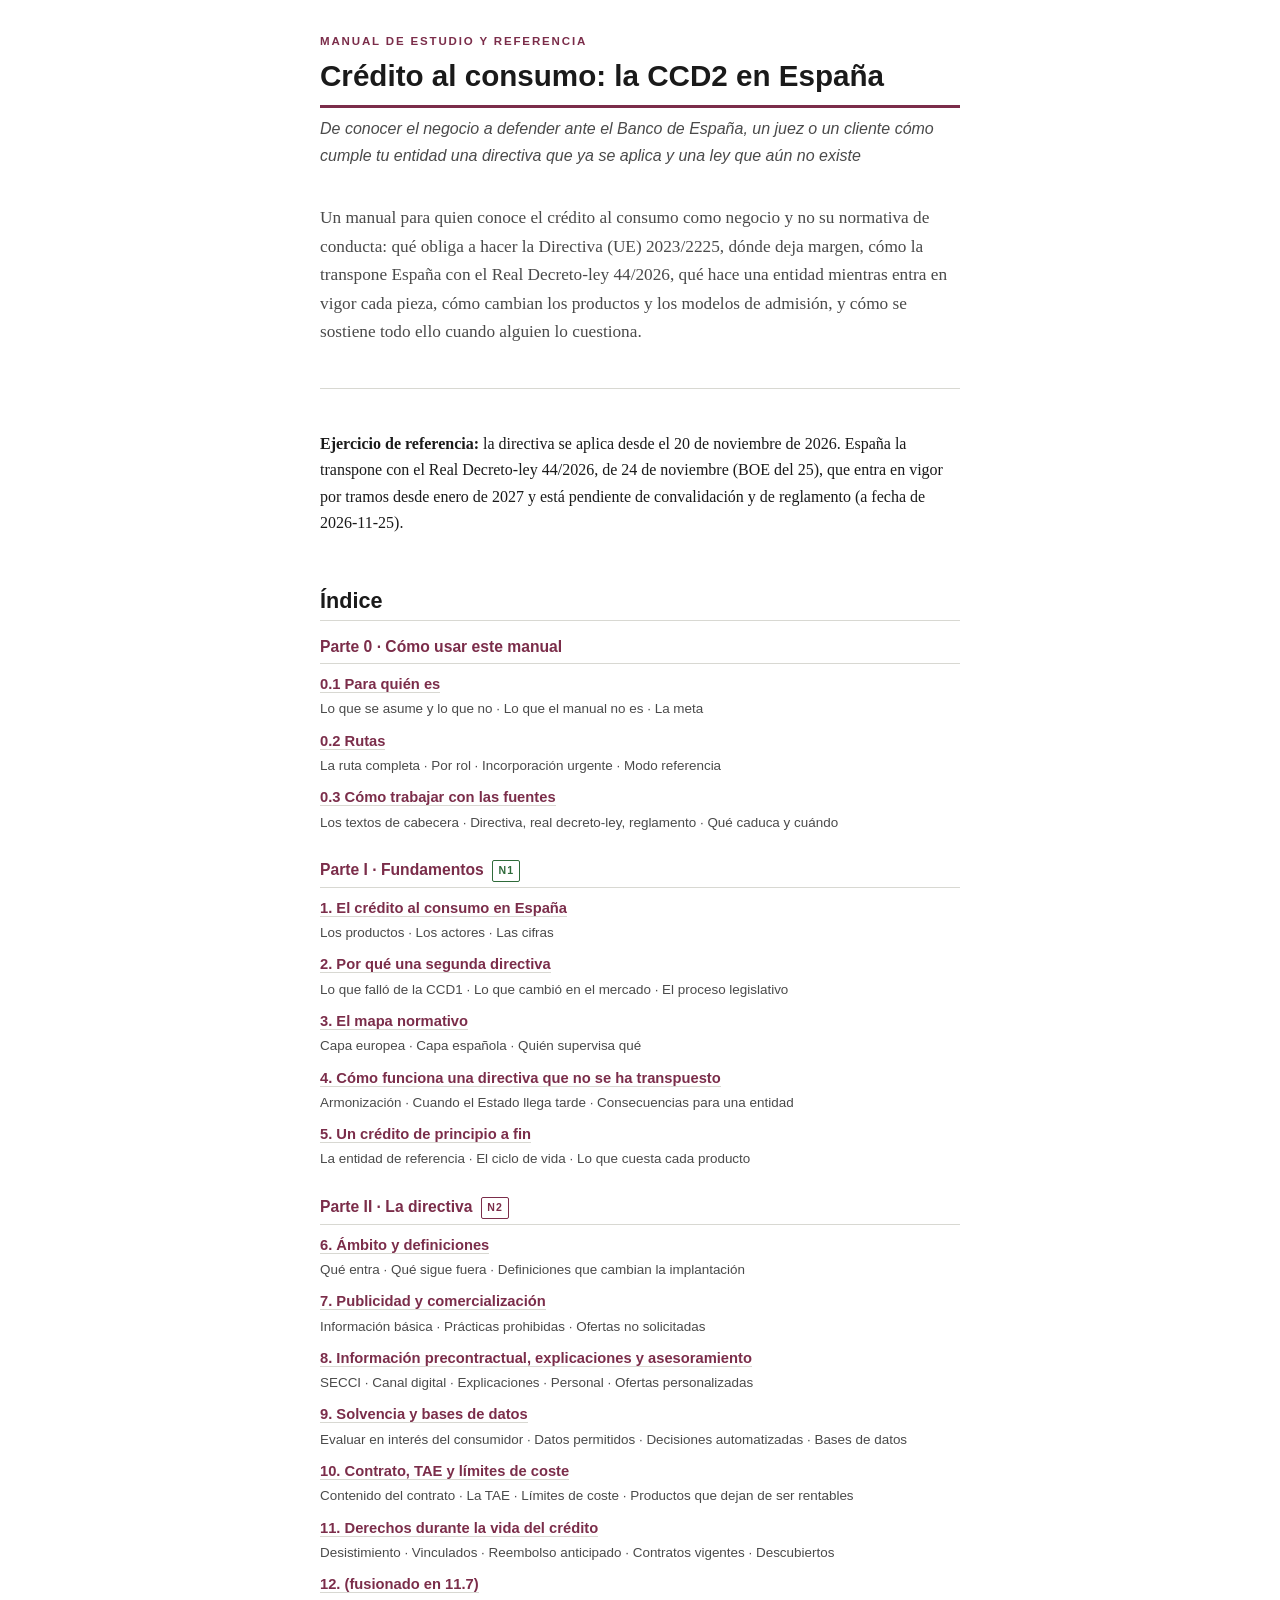
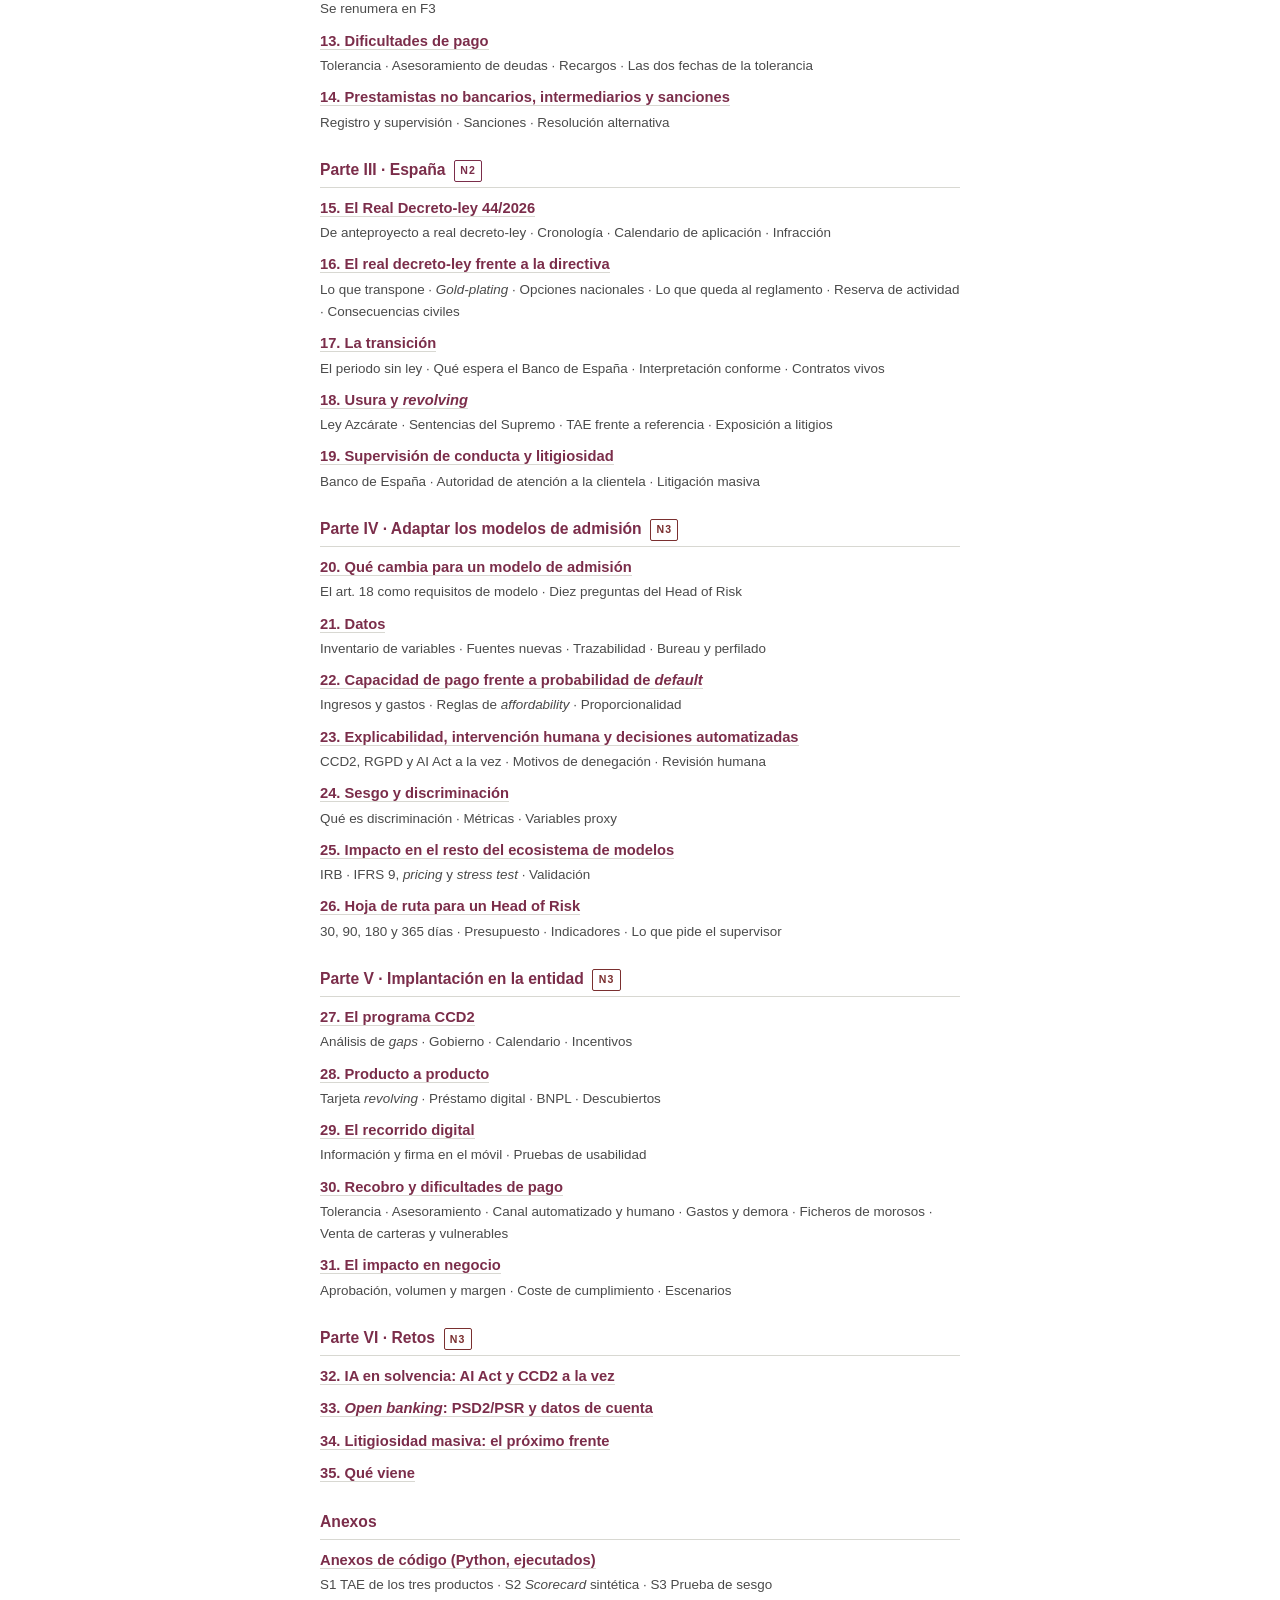
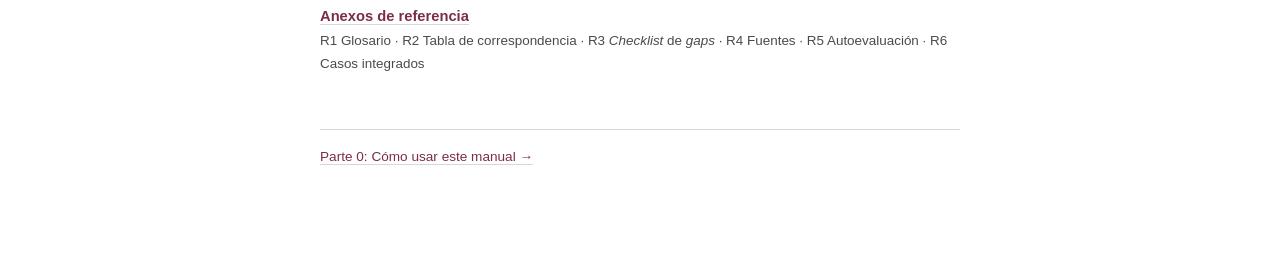
<file: manual/index.html>
<!DOCTYPE html>
<html lang="es">
<head>
<meta charset="utf-8">
<meta name="viewport" content="width=device-width, initial-scale=1">
<title>Manual de Crédito al Consumo (CCD2)</title>
<link rel="stylesheet" href="estilo.css">
</head>
<body>

<header id="portada">
  <p class="eyebrow">Manual de estudio y referencia</p>
  <h1 style="page-break-before:auto">Crédito al consumo: la CCD2 en España</h1>
  <p class="subtitulo">De conocer el negocio a defender ante el Banco de España, un juez o un cliente cómo cumple tu entidad una directiva que ya se aplica y una ley que aún no existe</p>
  <p class="lead">Un manual para quien conoce el crédito al consumo como negocio y no su normativa de conducta: qué obliga a hacer la Directiva (UE) 2023/2225, dónde deja margen, cómo la transpone España con el Real Decreto-ley 44/2026, qué hace una entidad mientras entra en vigor cada pieza, cómo cambian los productos y los modelos de admisión, y cómo se sostiene todo ello cuando alguien lo cuestiona.</p>
</header>

<hr/>

<p><strong>Ejercicio de referencia:</strong> la directiva se aplica desde el 20 de noviembre de 2026. España la transpone con el Real Decreto-ley 44/2026, de 24 de noviembre (BOE del 25), que entra en vigor por tramos desde enero de 2027 y está pendiente de convalidación y de reglamento (a fecha de 2026-11-25).</p>

<h2 id="indice">Índice</h2>

<nav class="toc">
<ol>

<li>
<span class="parte">Parte 0 · Cómo usar este manual</span>
<ol>
  <li><a href="parte-00.html#s0-1" class="cap">0.1 Para quién es</a>
    <span class="secs">Lo que se asume y lo que no · Lo que el manual no es · La meta</span></li>
  <li><a href="parte-00.html#s0-2" class="cap">0.2 Rutas</a>
    <span class="secs">La ruta completa · Por rol · Incorporación urgente · Modo referencia</span></li>
  <li><a href="parte-00.html#s0-3" class="cap">0.3 Cómo trabajar con las fuentes</a>
    <span class="secs">Los textos de cabecera · Directiva, real decreto-ley, reglamento · Qué caduca y cuándo</span></li>
</ol>
</li>

<li>
<span class="parte">Parte I · Fundamentos <span class="nivel n1">N1</span></span>
<ol>
  <li><a href="parte-01.html#cap1" class="cap">1. El crédito al consumo en España</a>
    <span class="secs">Los productos · Los actores · Las cifras</span></li>
  <li><a href="parte-01.html#cap2" class="cap">2. Por qué una segunda directiva</a>
    <span class="secs">Lo que falló de la CCD1 · Lo que cambió en el mercado · El proceso legislativo</span></li>
  <li><a href="parte-01.html#cap3" class="cap">3. El mapa normativo</a>
    <span class="secs">Capa europea · Capa española · Quién supervisa qué</span></li>
  <li><a href="parte-01.html#cap4" class="cap">4. Cómo funciona una directiva que no se ha transpuesto</a>
    <span class="secs">Armonización · Cuando el Estado llega tarde · Consecuencias para una entidad</span></li>
  <li><a href="parte-01.html#cap5" class="cap">5. Un crédito de principio a fin</a>
    <span class="secs">La entidad de referencia · El ciclo de vida · Lo que cuesta cada producto</span></li>
</ol>
</li>

<li>
<span class="parte">Parte II · La directiva <span class="nivel n2">N2</span></span>
<ol>
  <li><a href="parte-02.html#cap6" class="cap">6. Ámbito y definiciones</a>
    <span class="secs">Qué entra · Qué sigue fuera · Definiciones que cambian la implantación</span></li>
  <li><a href="parte-02.html#cap7" class="cap">7. Publicidad y comercialización</a>
    <span class="secs">Información básica · Prácticas prohibidas · Ofertas no solicitadas</span></li>
  <li><a href="parte-02.html#cap8" class="cap">8. Información precontractual, explicaciones y asesoramiento</a>
    <span class="secs">SECCI · Canal digital · Explicaciones · Personal · Ofertas personalizadas</span></li>
  <li><a href="parte-02.html#cap9" class="cap">9. Solvencia y bases de datos</a>
    <span class="secs">Evaluar en interés del consumidor · Datos permitidos · Decisiones automatizadas · Bases de datos</span></li>
  <li><a href="parte-02.html#cap10" class="cap">10. Contrato, TAE y límites de coste</a>
    <span class="secs">Contenido del contrato · La TAE · Límites de coste · Productos que dejan de ser rentables</span></li>
  <li><a href="parte-02.html#cap11" class="cap">11. Derechos durante la vida del crédito</a>
    <span class="secs">Desistimiento · Vinculados · Reembolso anticipado · Contratos vigentes · Descubiertos</span></li>
  <li><a href="parte-02.html#cap12" class="cap">12. (fusionado en 11.7)</a>
    <span class="secs">Se renumera en F3</span></li>
  <li><a href="parte-02.html#cap13" class="cap">13. Dificultades de pago</a>
    <span class="secs">Tolerancia · Asesoramiento de deudas · Recargos · Las dos fechas de la tolerancia</span></li>
  <li><a href="parte-02.html#cap14" class="cap">14. Prestamistas no bancarios, intermediarios y sanciones</a>
    <span class="secs">Registro y supervisión · Sanciones · Resolución alternativa</span></li>
</ol>
</li>

<li>
<span class="parte">Parte III · España <span class="nivel n2">N2</span></span>
<ol>
  <li><a href="parte-03.html#cap15" class="cap">15. El Real Decreto-ley 44/2026</a>
    <span class="secs">De anteproyecto a real decreto-ley · Cronología · Calendario de aplicación · Infracción</span></li>
  <li><a href="parte-03.html#cap16" class="cap">16. El real decreto-ley frente a la directiva</a>
    <span class="secs">Lo que transpone · <i>Gold-plating</i> · Opciones nacionales · Lo que queda al reglamento · Reserva de actividad · Consecuencias civiles</span></li>
  <li><a href="parte-03.html#cap17" class="cap">17. La transición</a>
    <span class="secs">El periodo sin ley · Qué espera el Banco de España · Interpretación conforme · Contratos vivos</span></li>
  <li><a href="parte-03.html#cap18" class="cap">18. Usura y <i>revolving</i></a>
    <span class="secs">Ley Azcárate · Sentencias del Supremo · TAE frente a referencia · Exposición a litigios</span></li>
  <li><a href="parte-03.html#cap19" class="cap">19. Supervisión de conducta y litigiosidad</a>
    <span class="secs">Banco de España · Autoridad de atención a la clientela · Litigación masiva</span></li>
</ol>
</li>

<li>
<span class="parte">Parte IV · Adaptar los modelos de admisión <span class="nivel n3">N3</span></span>
<ol>
  <li><a href="parte-04.html#cap20" class="cap">20. Qué cambia para un modelo de admisión</a>
    <span class="secs">El art. 18 como requisitos de modelo · Diez preguntas del Head of Risk</span></li>
  <li><a href="parte-04.html#cap21" class="cap">21. Datos</a>
    <span class="secs">Inventario de variables · Fuentes nuevas · Trazabilidad · Bureau y perfilado</span></li>
  <li><a href="parte-04.html#cap22" class="cap">22. Capacidad de pago frente a probabilidad de <i>default</i></a>
    <span class="secs">Ingresos y gastos · Reglas de <i>affordability</i> · Proporcionalidad</span></li>
  <li><a href="parte-04.html#cap23" class="cap">23. Explicabilidad, intervención humana y decisiones automatizadas</a>
    <span class="secs">CCD2, RGPD y AI Act a la vez · Motivos de denegación · Revisión humana</span></li>
  <li><a href="parte-04.html#cap24" class="cap">24. Sesgo y discriminación</a>
    <span class="secs">Qué es discriminación · Métricas · Variables proxy</span></li>
  <li><a href="parte-04.html#cap25" class="cap">25. Impacto en el resto del ecosistema de modelos</a>
    <span class="secs">IRB · IFRS 9, <i>pricing</i> y <i>stress test</i> · Validación</span></li>
  <li><a href="parte-04.html#cap26" class="cap">26. Hoja de ruta para un Head of Risk</a>
    <span class="secs">30, 90, 180 y 365 días · Presupuesto · Indicadores · Lo que pide el supervisor</span></li>
</ol>
</li>

<li>
<span class="parte">Parte V · Implantación en la entidad <span class="nivel n3">N3</span></span>
<ol>
  <li><a href="parte-05.html#cap27" class="cap">27. El programa CCD2</a>
    <span class="secs">Análisis de <i>gaps</i> · Gobierno · Calendario · Incentivos</span></li>
  <li><a href="parte-05.html#cap28" class="cap">28. Producto a producto</a>
    <span class="secs">Tarjeta <i>revolving</i> · Préstamo digital · BNPL · Descubiertos</span></li>
  <li><a href="parte-05.html#cap29" class="cap">29. El recorrido digital</a>
    <span class="secs">Información y firma en el móvil · Pruebas de usabilidad</span></li>
  <li><a href="parte-05.html#cap30" class="cap">30. Recobro y dificultades de pago</a>
    <span class="secs">Tolerancia · Asesoramiento · Canal automatizado y humano · Gastos y demora · Ficheros de morosos · Venta de carteras y vulnerables</span></li>
  <li><a href="parte-05.html#cap31" class="cap">31. El impacto en negocio</a>
    <span class="secs">Aprobación, volumen y margen · Coste de cumplimiento · Escenarios</span></li>
</ol>
</li>

<li>
<span class="parte">Parte VI · Retos <span class="nivel n3">N3</span></span>
<ol>
  <li><a href="parte-06.html#cap32" class="cap">32. IA en solvencia: AI Act y CCD2 a la vez</a></li>
  <li><a href="parte-06.html#cap33" class="cap">33. <i>Open banking</i>: PSD2/PSR y datos de cuenta</a></li>
  <li><a href="parte-06.html#cap34" class="cap">34. Litigiosidad masiva: el próximo frente</a></li>
  <li><a href="parte-06.html#cap35" class="cap">35. Qué viene</a></li>
</ol>
</li>

<li>
<span class="parte">Anexos</span>
<ol>
  <li><a href="anexos-codigo.html" class="cap">Anexos de código (Python, ejecutados)</a>
    <span class="secs">S1 TAE de los tres productos · S2 <i>Scorecard</i> sintética · S3 Prueba de sesgo</span></li>
  <li><a href="anexos-referencia.html" class="cap">Anexos de referencia</a>
    <span class="secs">R1 Glosario · R2 Tabla de correspondencia · R3 <i>Checklist</i> de <i>gaps</i> · R4 Fuentes · R5 Autoevaluación · R6 Casos integrados</span></li>
</ol>
</li>

</ol>
</nav>

<nav class="nav">
<p><a href="parte-00.html">Parte 0: Cómo usar este manual →</a></p>
</nav>

</body>
</html>
</file>
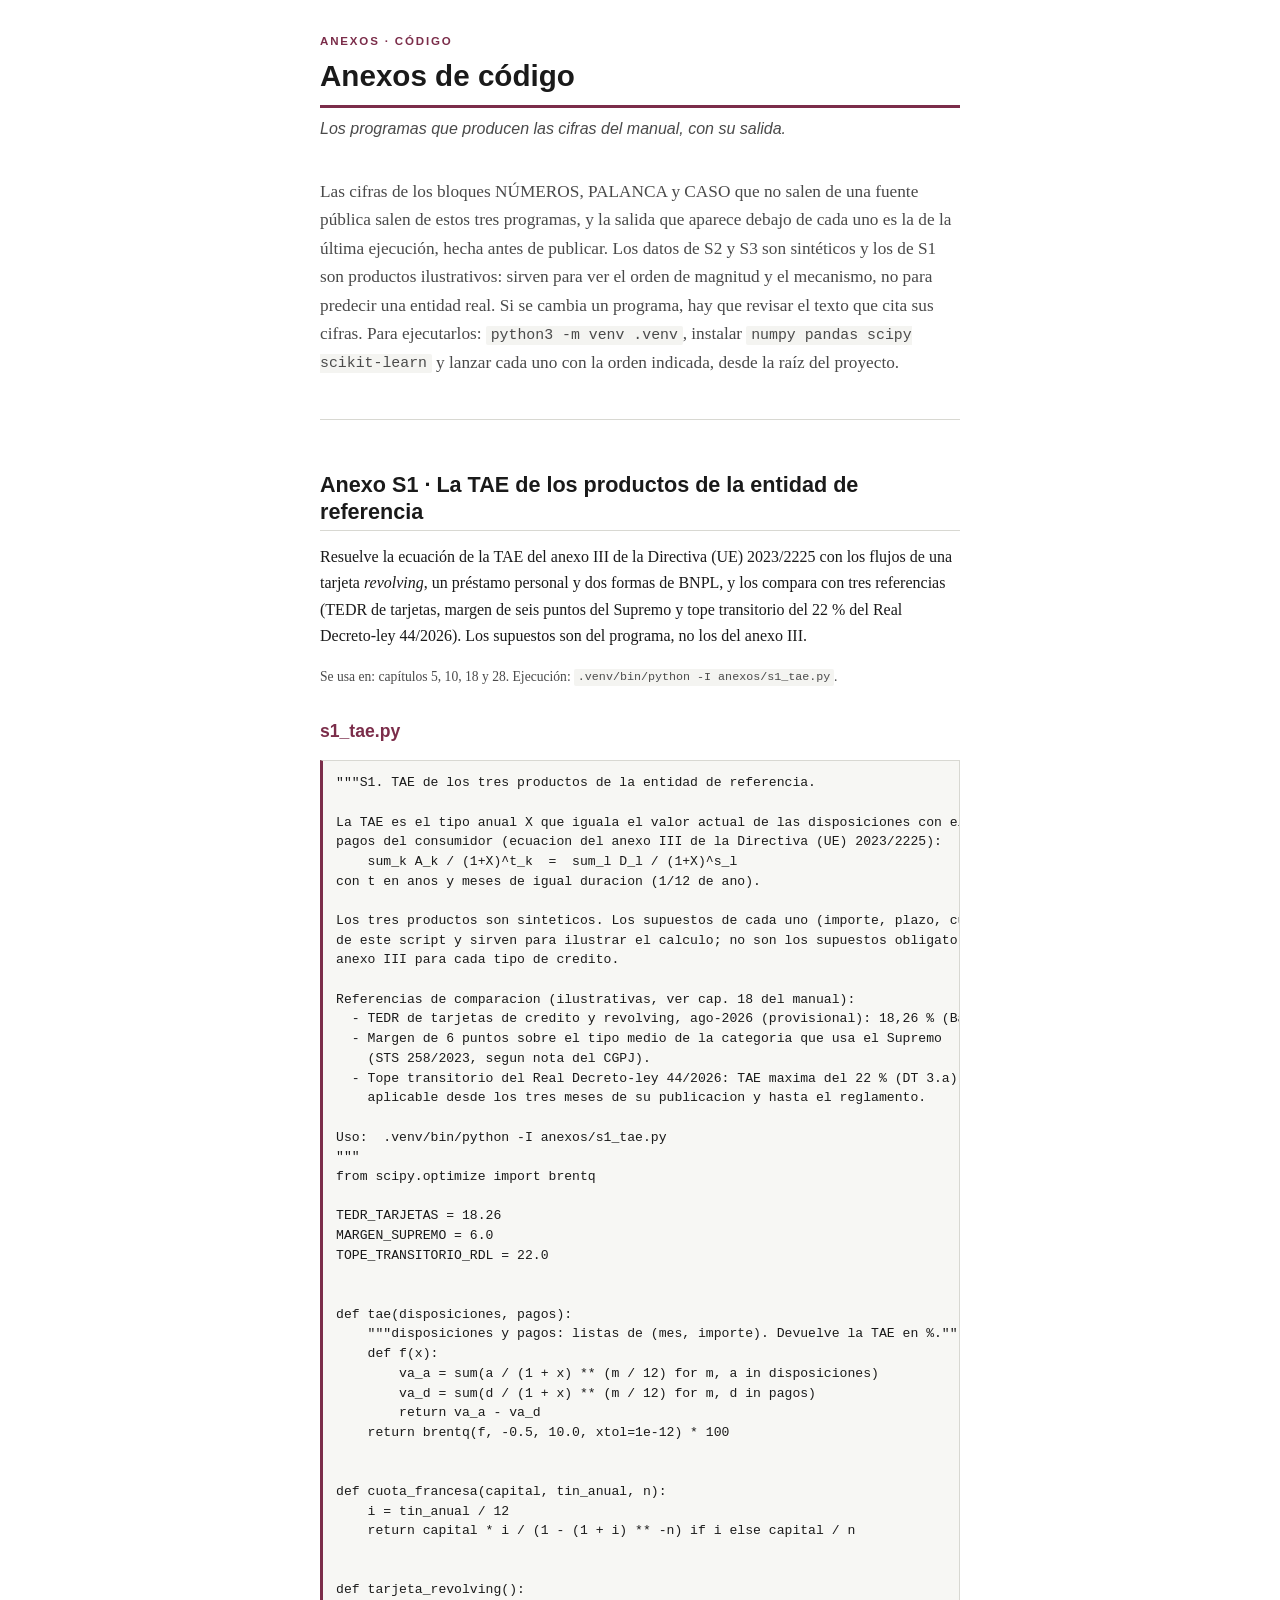
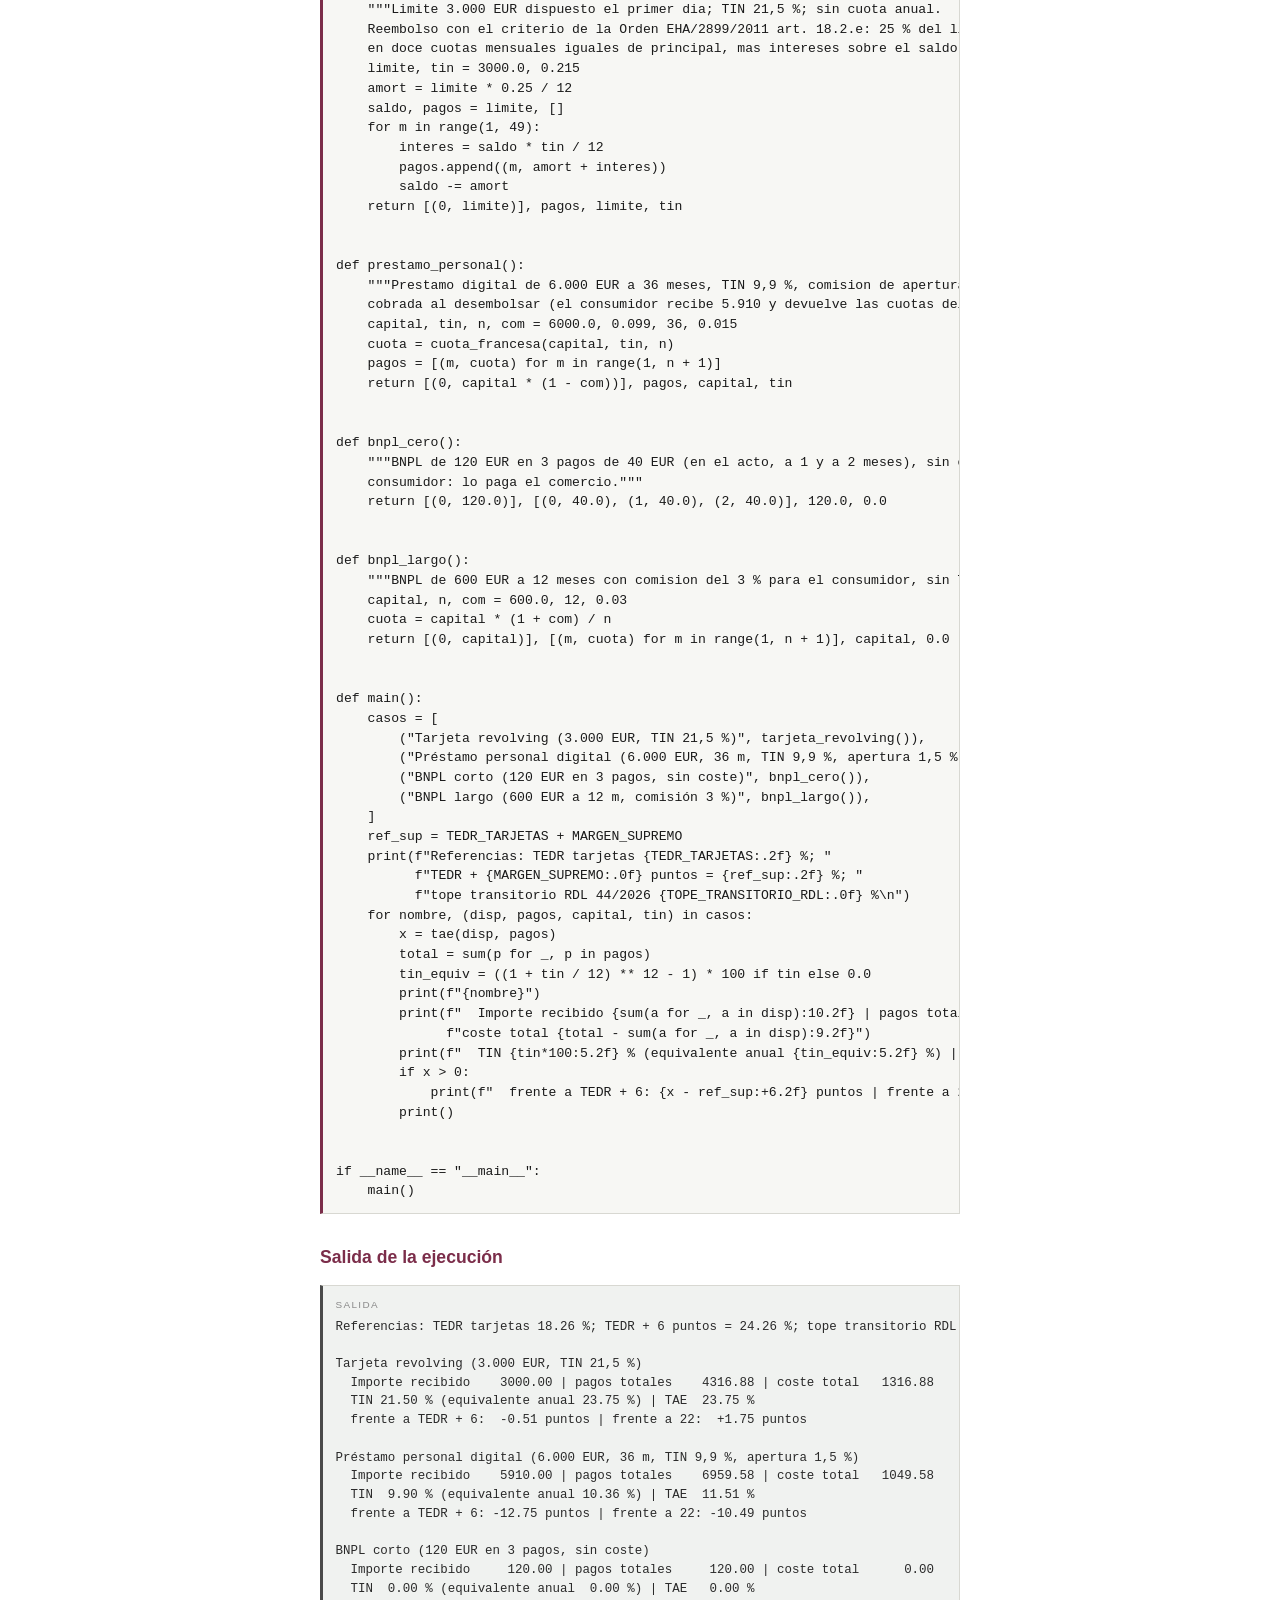
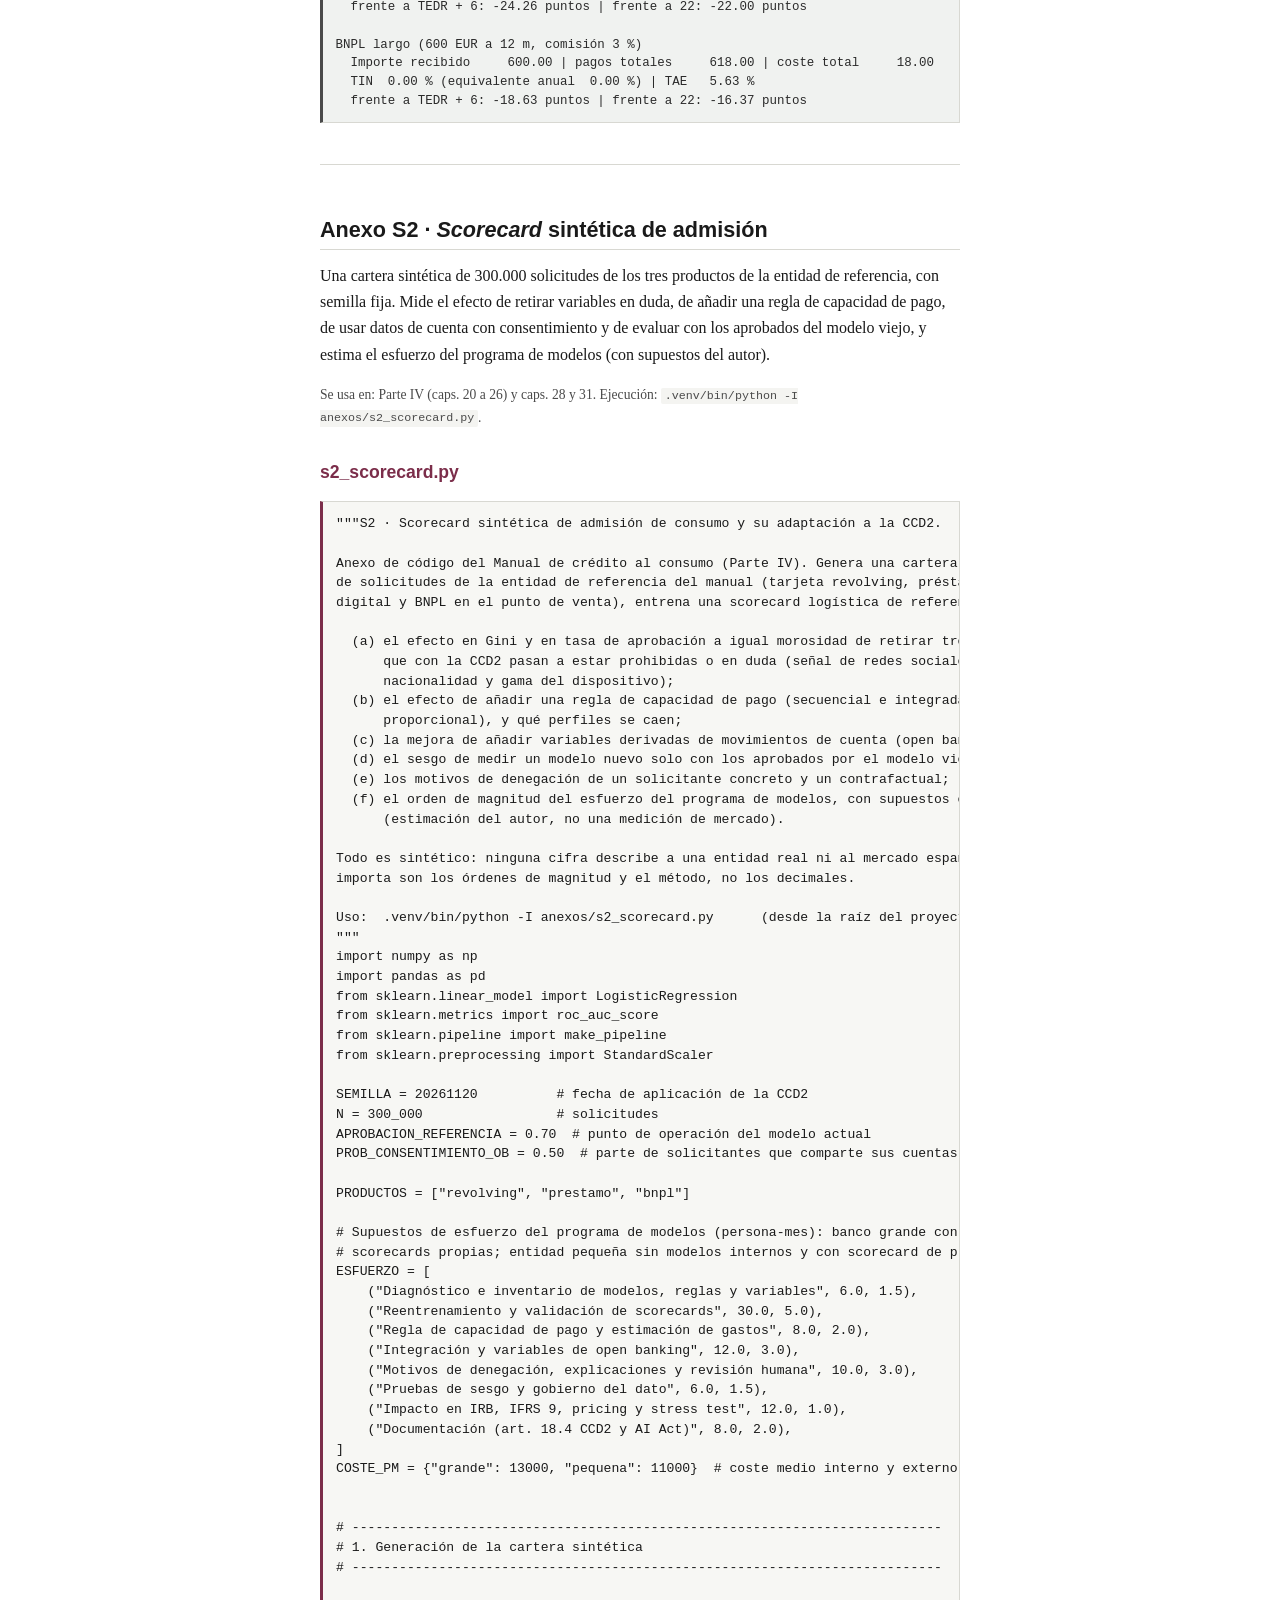
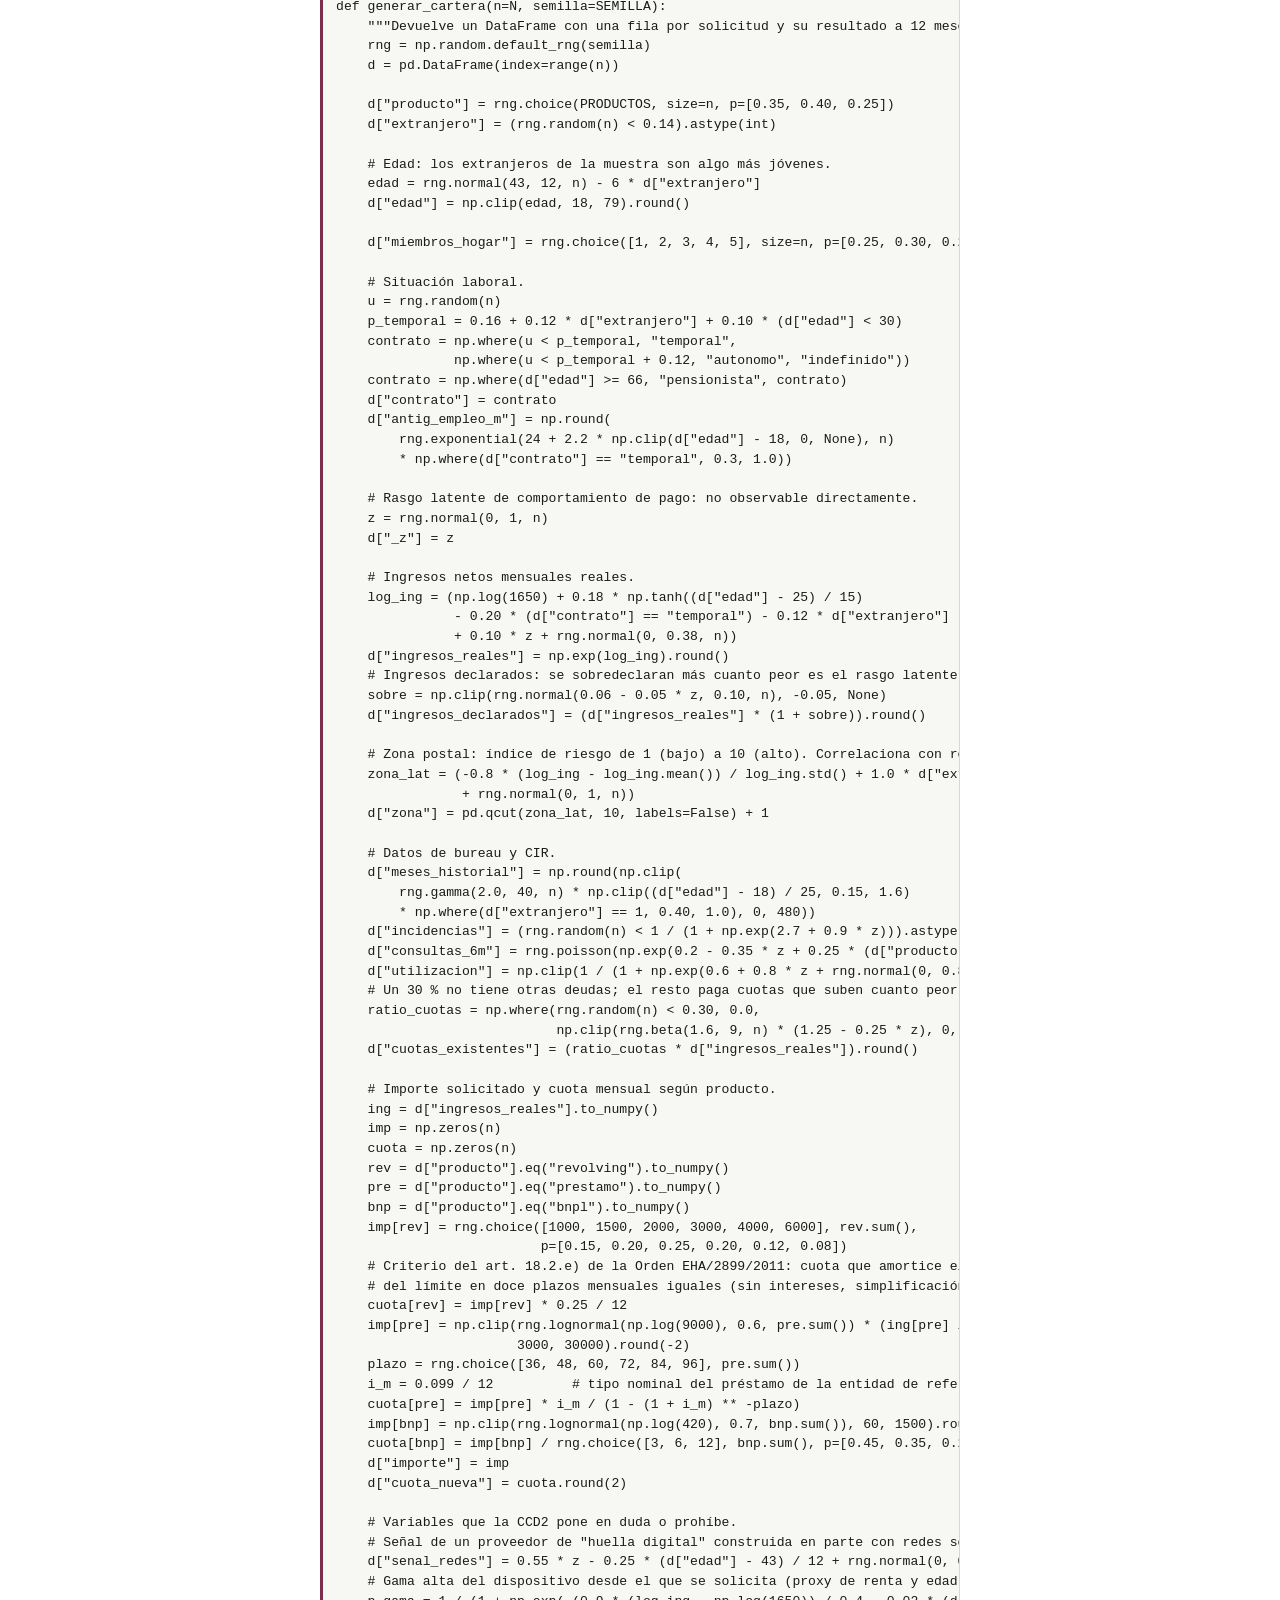
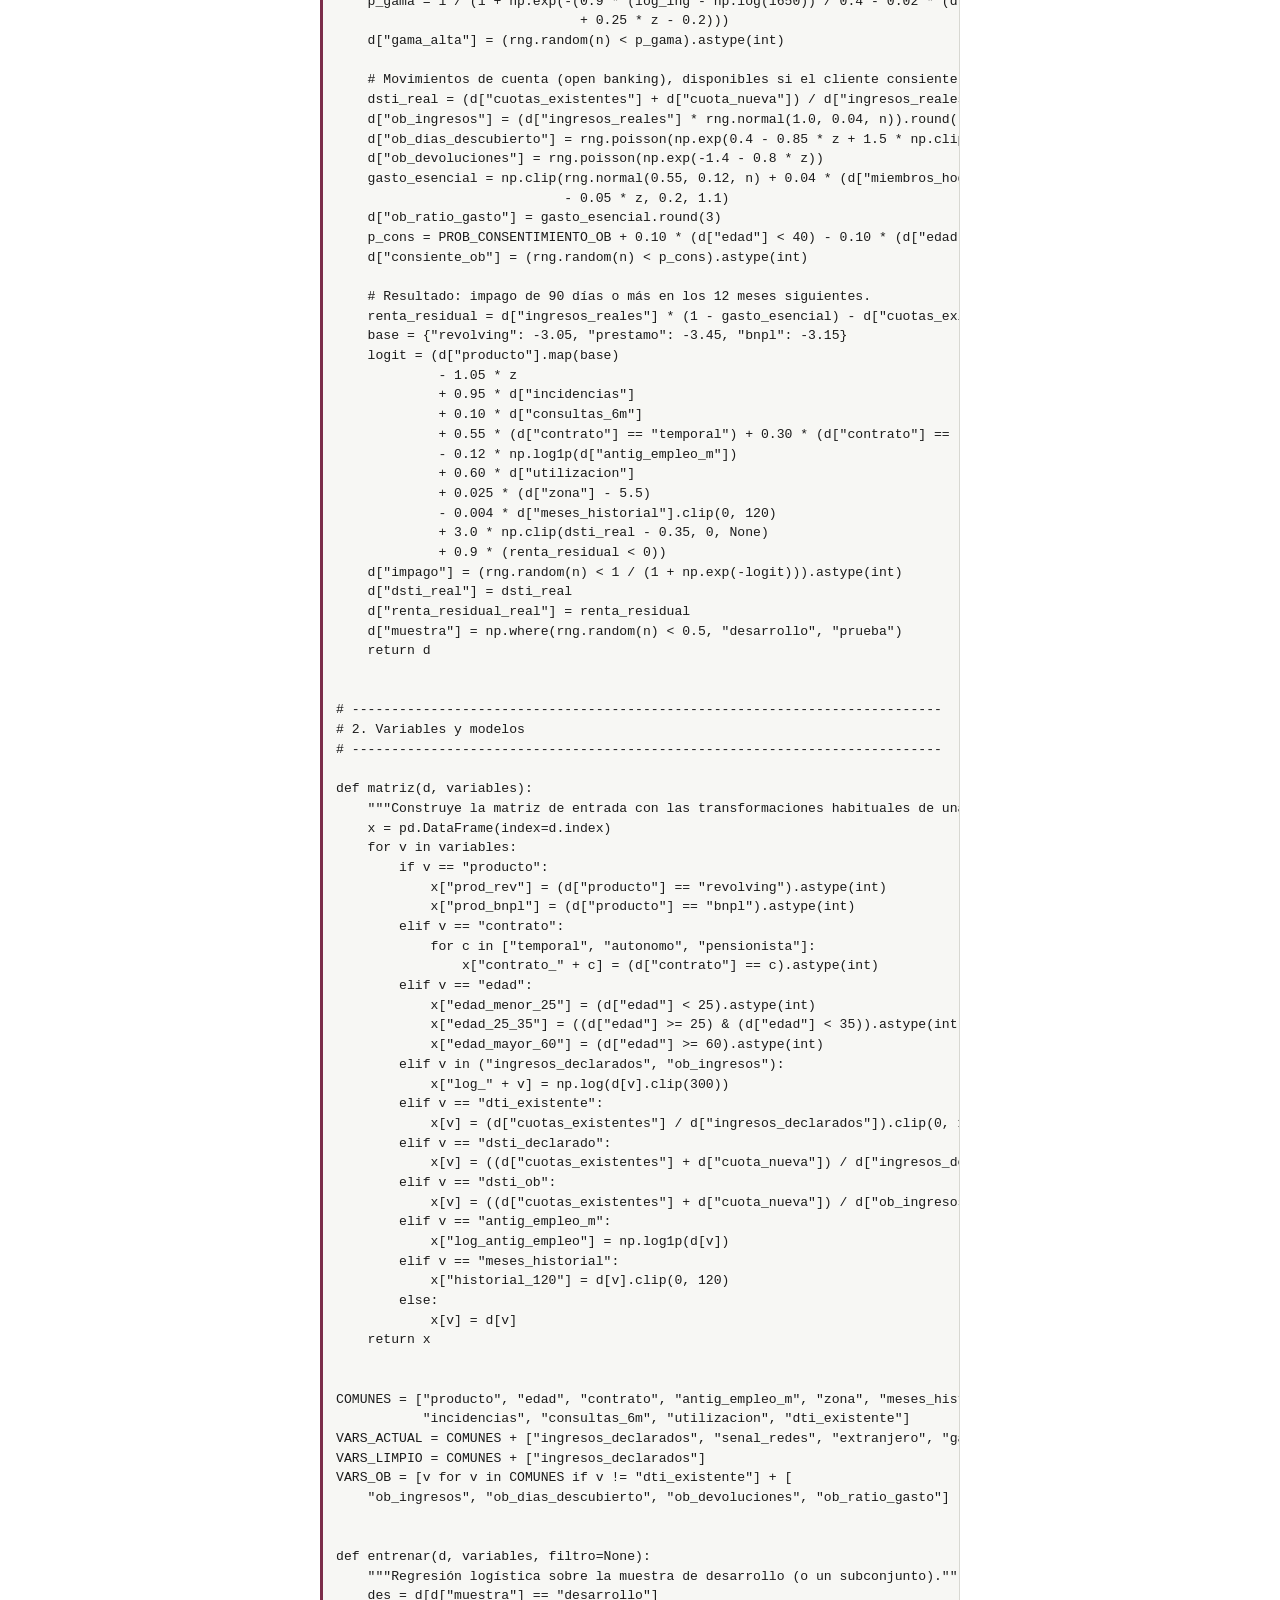
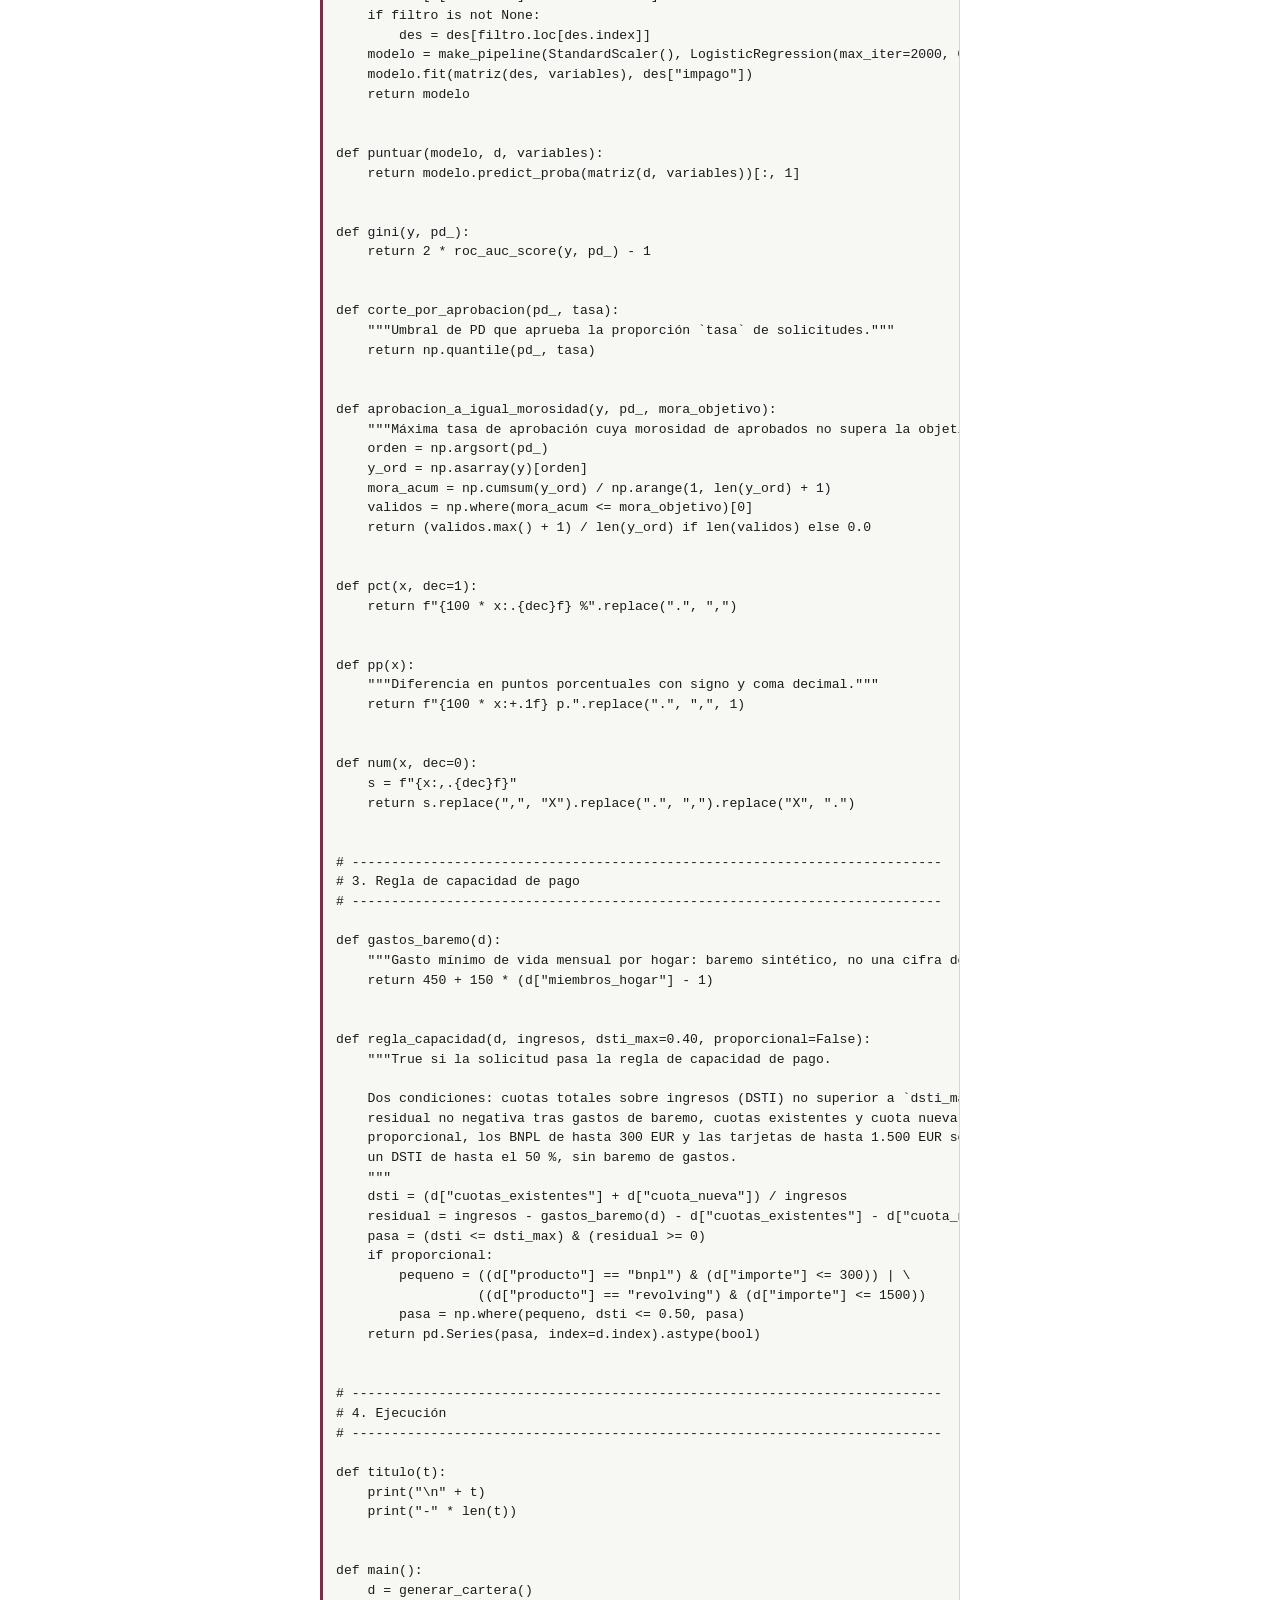
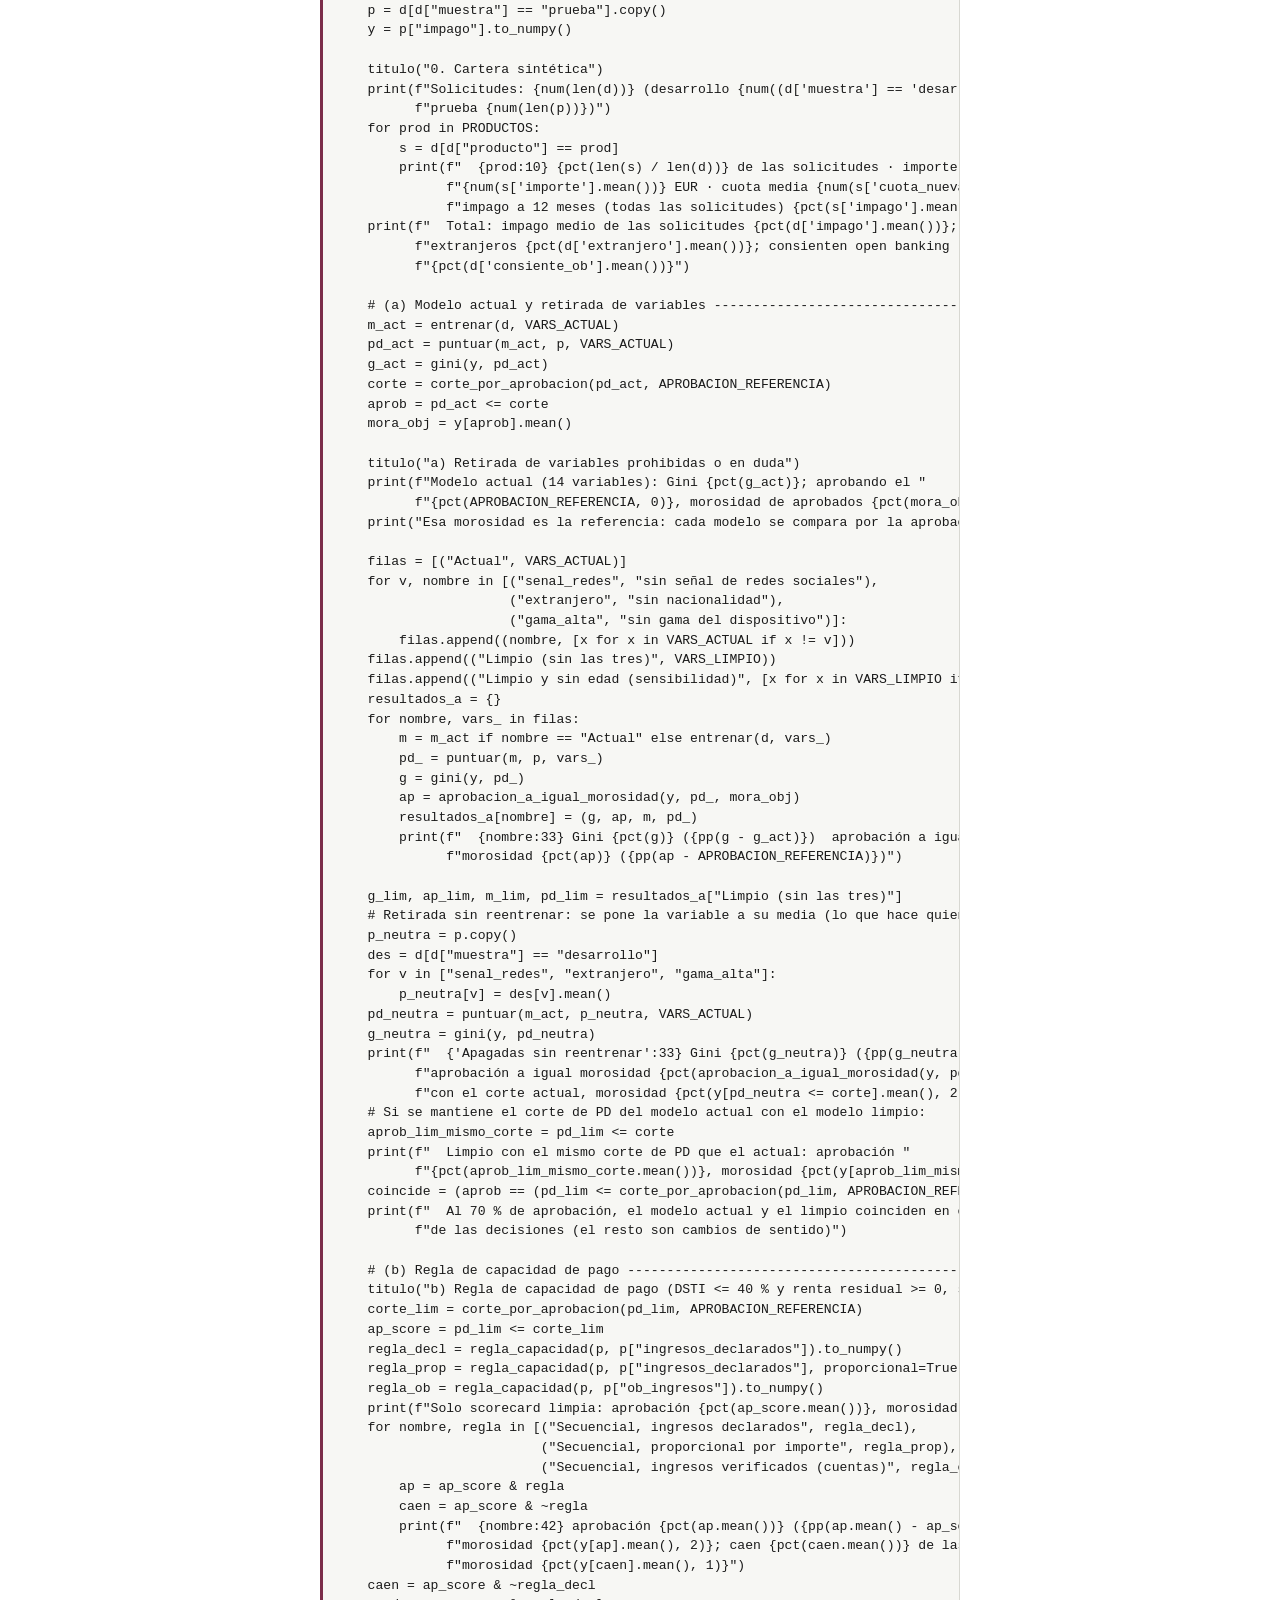
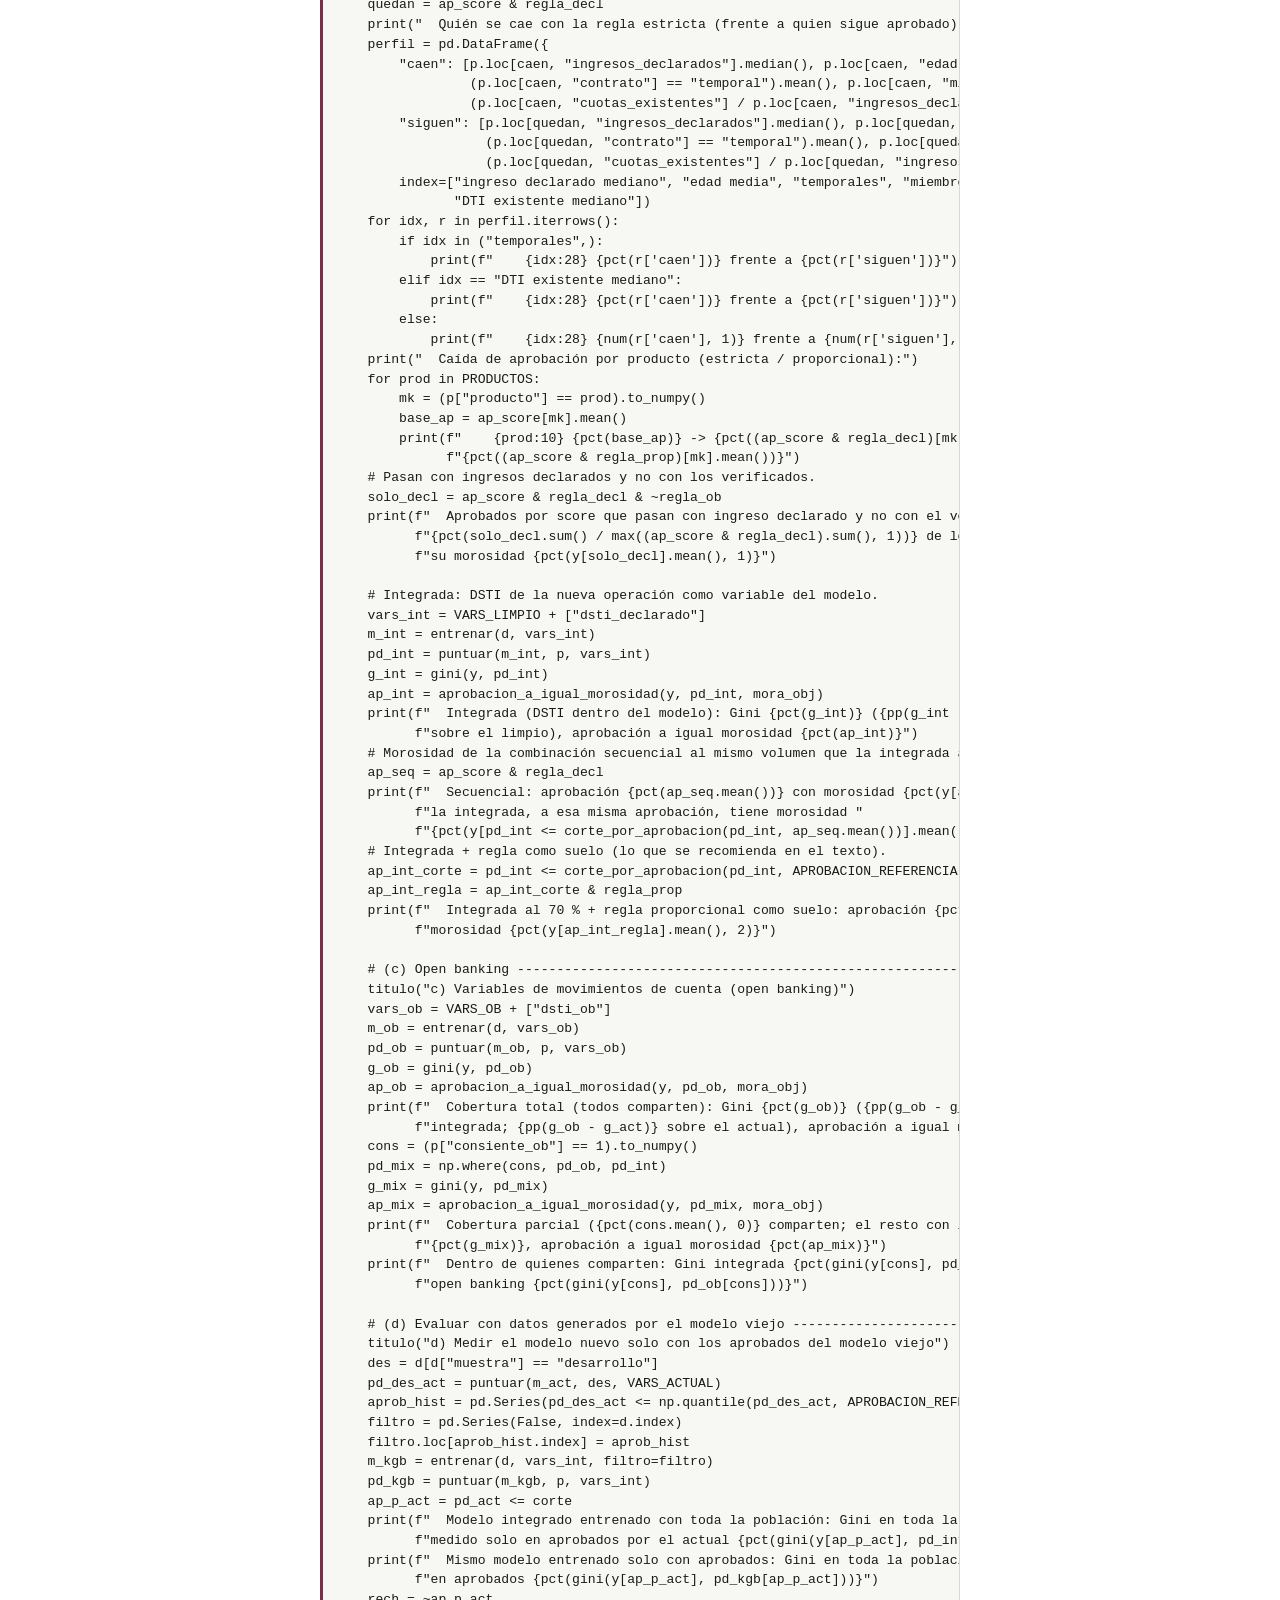
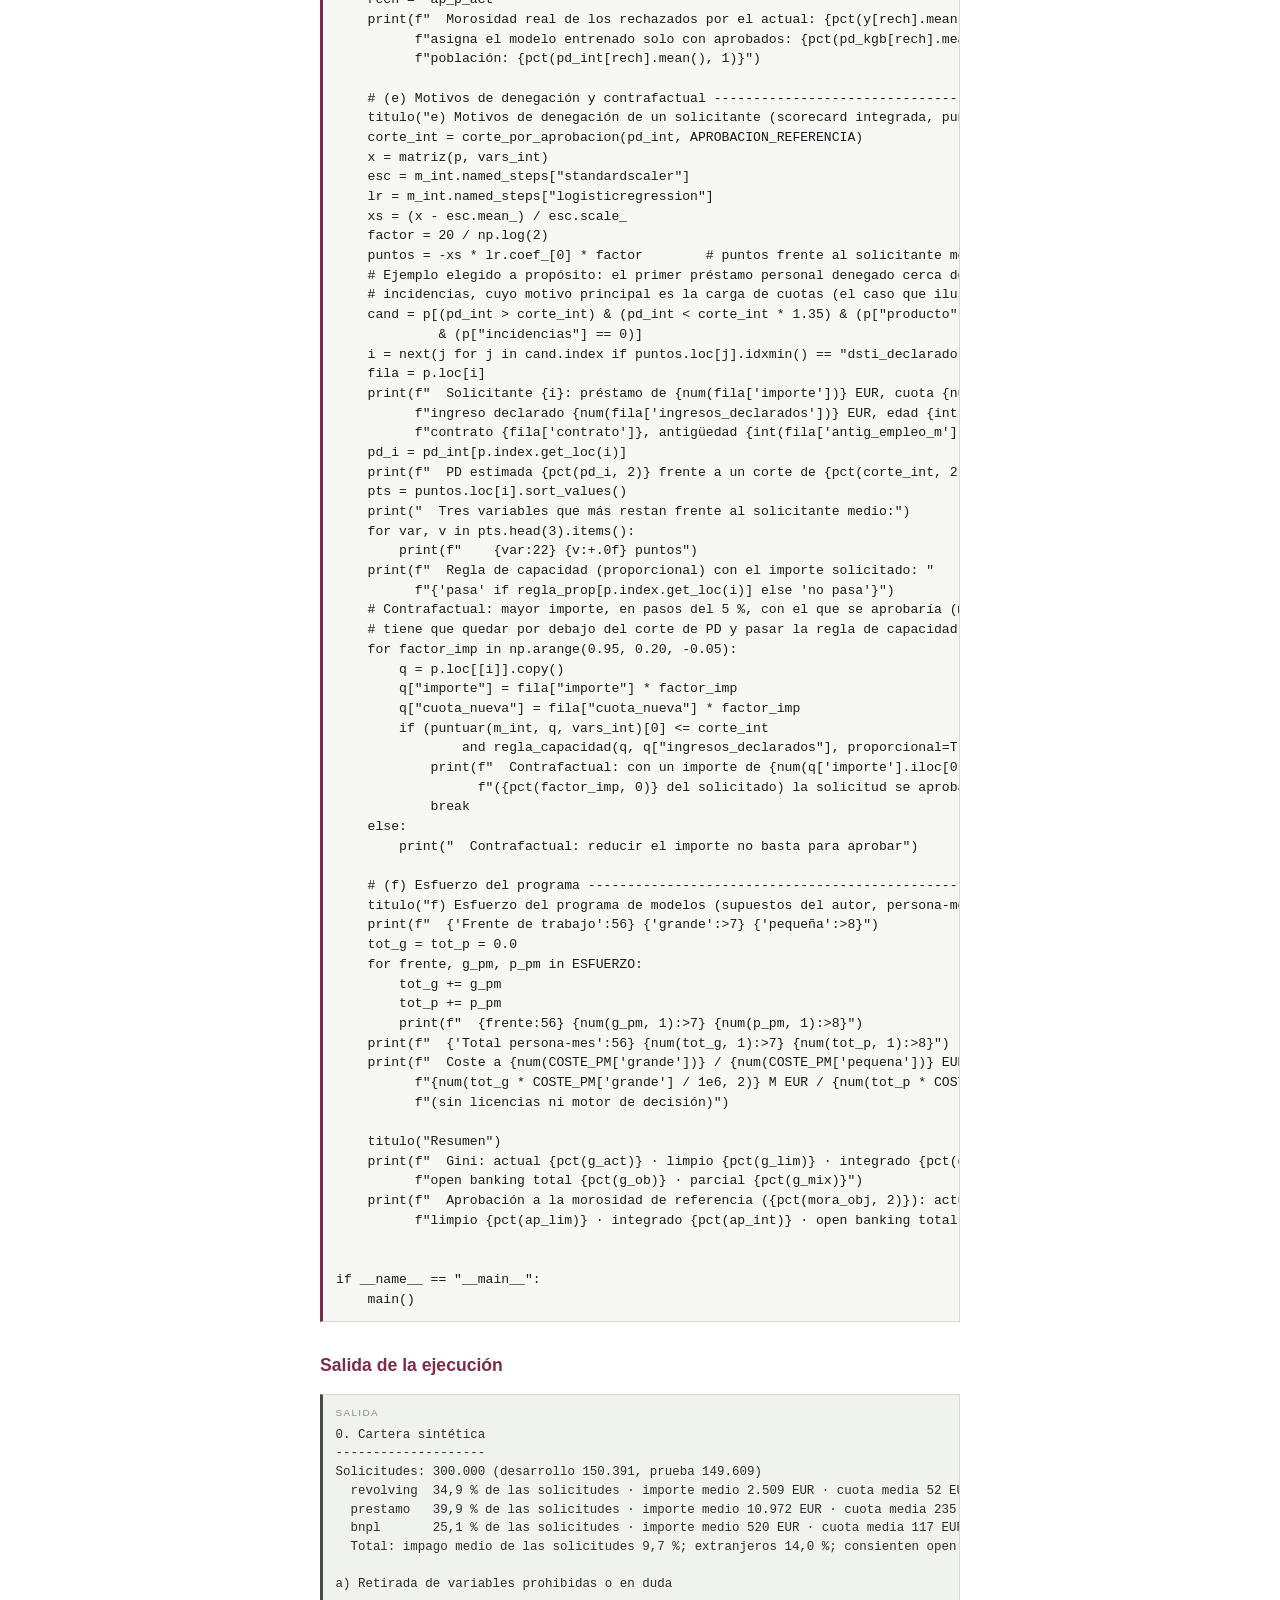
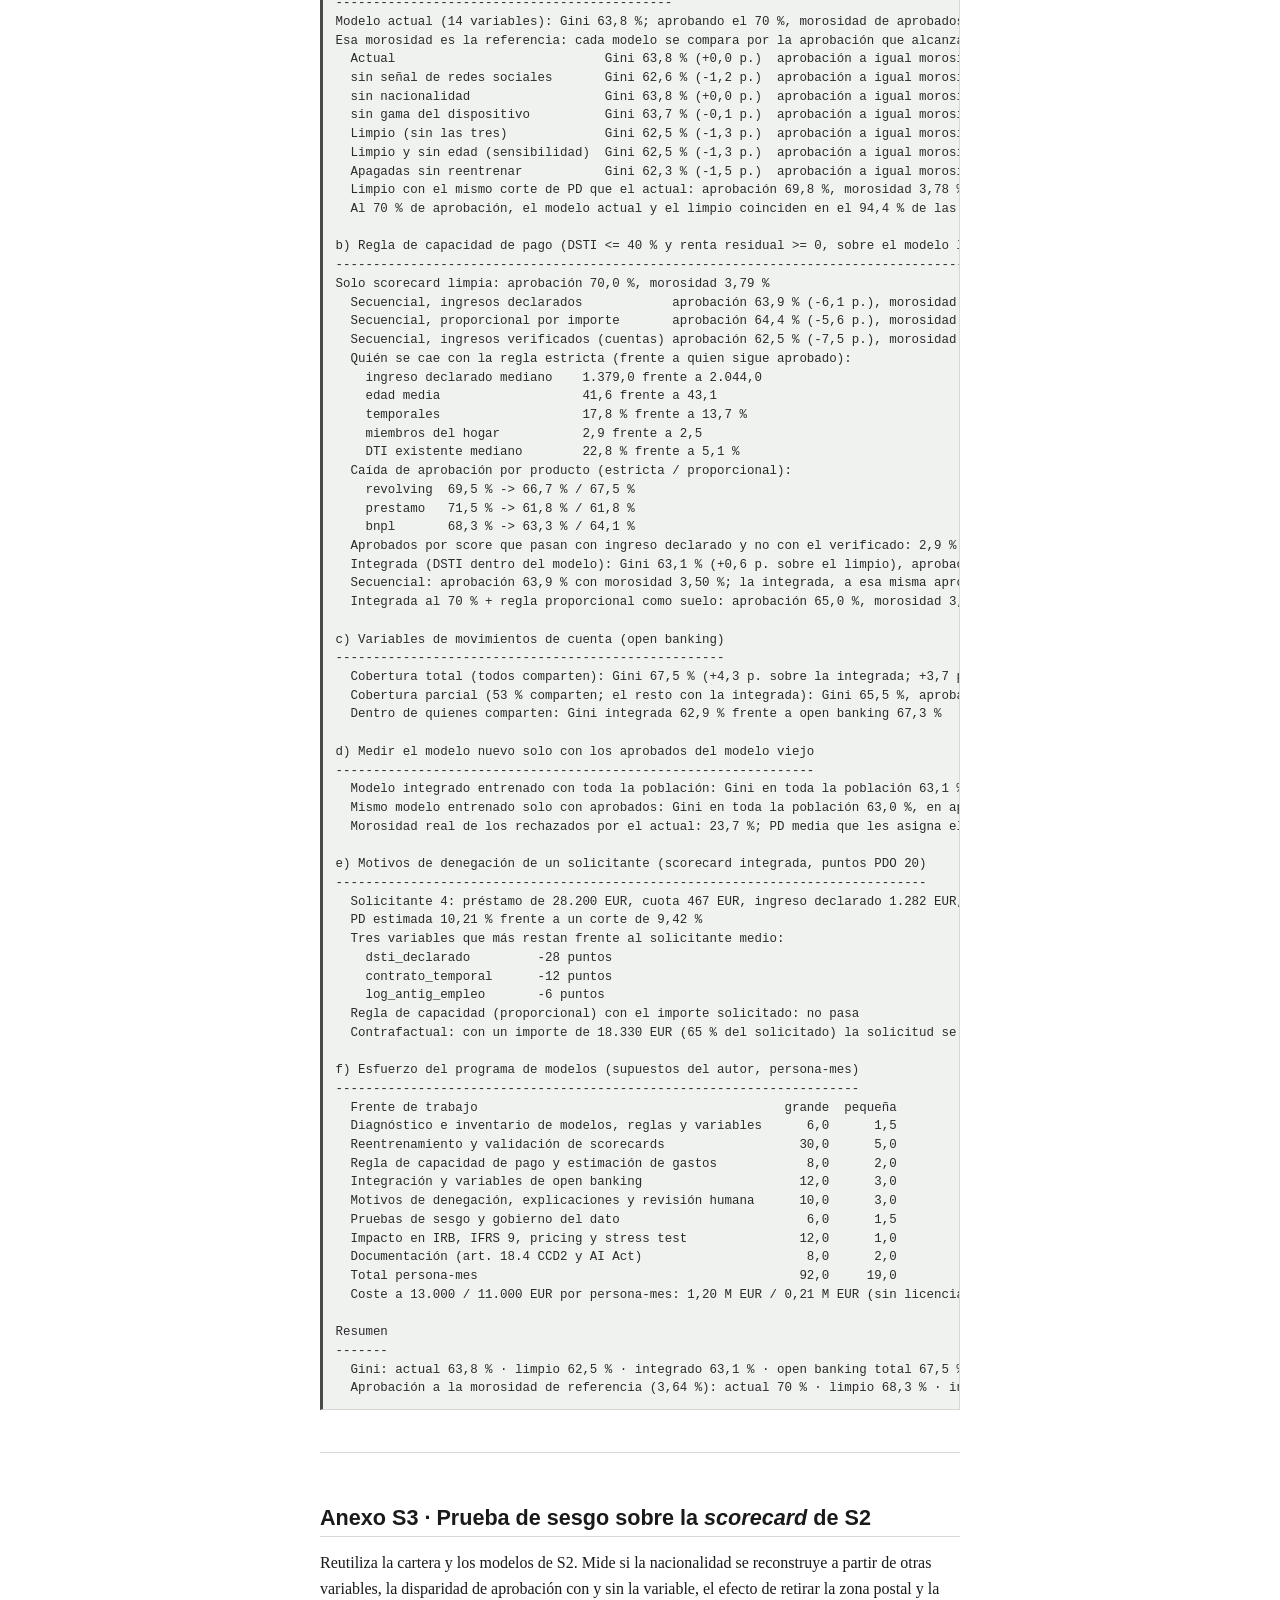
<file: manual/anexos-codigo.html>
<!DOCTYPE html>
<html lang="es">
<head>
<meta charset="utf-8">
<meta name="viewport" content="width=device-width, initial-scale=1">
<title>Anexos de código</title>
<link rel="stylesheet" href="estilo.css">
</head>
<body>

<p class="eyebrow">Anexos · Código</p>
<h1>Anexos de código</h1>
<p class="subtitulo">Los programas que producen las cifras del manual, con su salida.</p>

<p class="lead">Las cifras de los bloques NÚMEROS, PALANCA y CASO que no salen de una fuente pública salen de estos tres programas, y la salida que aparece debajo de cada uno es la de la última ejecución, hecha antes de publicar. Los datos de S2 y S3 son sintéticos y los de S1 son productos ilustrativos: sirven para ver el orden de magnitud y el mecanismo, no para predecir una entidad real. Si se cambia un programa, hay que revisar el texto que cita sus cifras. Para ejecutarlos: <code>python3 -m venv .venv</code>, instalar <code>numpy pandas scipy scikit-learn</code> y lanzar cada uno con la orden indicada, desde la raíz del proyecto.</p>

<hr/>

<h2 id="S1">Anexo S1 · La TAE de los productos de la entidad de referencia</h2>
<p>Resuelve la ecuación de la TAE del anexo III de la Directiva (UE) 2023/2225 con los flujos de una tarjeta <i>revolving</i>, un préstamo personal y dos formas de BNPL, y los compara con tres referencias (TEDR de tarjetas, margen de seis puntos del Supremo y tope transitorio del 22 % del Real Decreto-ley 44/2026). Los supuestos son del programa, no los del anexo III.</p>
<p class="small">Se usa en: capítulos 5, 10, 18 y 28. Ejecución: <code>.venv/bin/python -I anexos/s1_tae.py</code>.</p>
<h3>s1_tae.py</h3>
<pre><code>&quot;&quot;&quot;S1. TAE de los tres productos de la entidad de referencia.

La TAE es el tipo anual X que iguala el valor actual de las disposiciones con el de los
pagos del consumidor (ecuacion del anexo III de la Directiva (UE) 2023/2225):
    sum_k A_k / (1+X)^t_k  =  sum_l D_l / (1+X)^s_l
con t en anos y meses de igual duracion (1/12 de ano).

Los tres productos son sinteticos. Los supuestos de cada uno (importe, plazo, cuotas) son
de este script y sirven para ilustrar el calculo; no son los supuestos obligatorios del
anexo III para cada tipo de credito.

Referencias de comparacion (ilustrativas, ver cap. 18 del manual):
  - TEDR de tarjetas de credito y revolving, ago-2026 (provisional): 18,26 % (Banco de Espana).
  - Margen de 6 puntos sobre el tipo medio de la categoria que usa el Supremo
    (STS 258/2023, segun nota del CGPJ).
  - Tope transitorio del Real Decreto-ley 44/2026: TAE maxima del 22 % (DT 3.a),
    aplicable desde los tres meses de su publicacion y hasta el reglamento.

Uso:  .venv/bin/python -I anexos/s1_tae.py
&quot;&quot;&quot;
from scipy.optimize import brentq

TEDR_TARJETAS = 18.26
MARGEN_SUPREMO = 6.0
TOPE_TRANSITORIO_RDL = 22.0


def tae(disposiciones, pagos):
    &quot;&quot;&quot;disposiciones y pagos: listas de (mes, importe). Devuelve la TAE en %.&quot;&quot;&quot;
    def f(x):
        va_a = sum(a / (1 + x) ** (m / 12) for m, a in disposiciones)
        va_d = sum(d / (1 + x) ** (m / 12) for m, d in pagos)
        return va_a - va_d
    return brentq(f, -0.5, 10.0, xtol=1e-12) * 100


def cuota_francesa(capital, tin_anual, n):
    i = tin_anual / 12
    return capital * i / (1 - (1 + i) ** -n) if i else capital / n


def tarjeta_revolving():
    &quot;&quot;&quot;Limite 3.000 EUR dispuesto el primer dia; TIN 21,5 %; sin cuota anual.
    Reembolso con el criterio de la Orden EHA/2899/2011 art. 18.2.e: 25 % del limite al ano
    en doce cuotas mensuales iguales de principal, mas intereses sobre el saldo.&quot;&quot;&quot;
    limite, tin = 3000.0, 0.215
    amort = limite * 0.25 / 12
    saldo, pagos = limite, []
    for m in range(1, 49):
        interes = saldo * tin / 12
        pagos.append((m, amort + interes))
        saldo -= amort
    return [(0, limite)], pagos, limite, tin


def prestamo_personal():
    &quot;&quot;&quot;Prestamo digital de 6.000 EUR a 36 meses, TIN 9,9 %, comision de apertura 1,5 %
    cobrada al desembolsar (el consumidor recibe 5.910 y devuelve las cuotas del principal).&quot;&quot;&quot;
    capital, tin, n, com = 6000.0, 0.099, 36, 0.015
    cuota = cuota_francesa(capital, tin, n)
    pagos = [(m, cuota) for m in range(1, n + 1)]
    return [(0, capital * (1 - com))], pagos, capital, tin


def bnpl_cero():
    &quot;&quot;&quot;BNPL de 120 EUR en 3 pagos de 40 EUR (en el acto, a 1 y a 2 meses), sin coste para el
    consumidor: lo paga el comercio.&quot;&quot;&quot;
    return [(0, 120.0)], [(0, 40.0), (1, 40.0), (2, 40.0)], 120.0, 0.0


def bnpl_largo():
    &quot;&quot;&quot;BNPL de 600 EUR a 12 meses con comision del 3 % para el consumidor, sin TIN.&quot;&quot;&quot;
    capital, n, com = 600.0, 12, 0.03
    cuota = capital * (1 + com) / n
    return [(0, capital)], [(m, cuota) for m in range(1, n + 1)], capital, 0.0


def main():
    casos = [
        (&quot;Tarjeta revolving (3.000 EUR, TIN 21,5 %)&quot;, tarjeta_revolving()),
        (&quot;Préstamo personal digital (6.000 EUR, 36 m, TIN 9,9 %, apertura 1,5 %)&quot;, prestamo_personal()),
        (&quot;BNPL corto (120 EUR en 3 pagos, sin coste)&quot;, bnpl_cero()),
        (&quot;BNPL largo (600 EUR a 12 m, comisión 3 %)&quot;, bnpl_largo()),
    ]
    ref_sup = TEDR_TARJETAS + MARGEN_SUPREMO
    print(f&quot;Referencias: TEDR tarjetas {TEDR_TARJETAS:.2f} %; &quot;
          f&quot;TEDR + {MARGEN_SUPREMO:.0f} puntos = {ref_sup:.2f} %; &quot;
          f&quot;tope transitorio RDL 44/2026 {TOPE_TRANSITORIO_RDL:.0f} %\n&quot;)
    for nombre, (disp, pagos, capital, tin) in casos:
        x = tae(disp, pagos)
        total = sum(p for _, p in pagos)
        tin_equiv = ((1 + tin / 12) ** 12 - 1) * 100 if tin else 0.0
        print(f&quot;{nombre}&quot;)
        print(f&quot;  Importe recibido {sum(a for _, a in disp):10.2f} | pagos totales {total:10.2f} | &quot;
              f&quot;coste total {total - sum(a for _, a in disp):9.2f}&quot;)
        print(f&quot;  TIN {tin*100:5.2f} % (equivalente anual {tin_equiv:5.2f} %) | TAE {x:6.2f} %&quot;)
        if x &gt; 0:
            print(f&quot;  frente a TEDR + 6: {x - ref_sup:+6.2f} puntos | frente a 22: {x - TOPE_TRANSITORIO_RDL:+6.2f} puntos&quot;)
        print()


if __name__ == &quot;__main__&quot;:
    main()</code></pre>
<h3>Salida de la ejecución</h3>
<pre class="salida">Referencias: TEDR tarjetas 18.26 %; TEDR + 6 puntos = 24.26 %; tope transitorio RDL 44/2026 22 %

Tarjeta revolving (3.000 EUR, TIN 21,5 %)
  Importe recibido    3000.00 | pagos totales    4316.88 | coste total   1316.88
  TIN 21.50 % (equivalente anual 23.75 %) | TAE  23.75 %
  frente a TEDR + 6:  -0.51 puntos | frente a 22:  +1.75 puntos

Préstamo personal digital (6.000 EUR, 36 m, TIN 9,9 %, apertura 1,5 %)
  Importe recibido    5910.00 | pagos totales    6959.58 | coste total   1049.58
  TIN  9.90 % (equivalente anual 10.36 %) | TAE  11.51 %
  frente a TEDR + 6: -12.75 puntos | frente a 22: -10.49 puntos

BNPL corto (120 EUR en 3 pagos, sin coste)
  Importe recibido     120.00 | pagos totales     120.00 | coste total      0.00
  TIN  0.00 % (equivalente anual  0.00 %) | TAE   0.00 %
  frente a TEDR + 6: -24.26 puntos | frente a 22: -22.00 puntos

BNPL largo (600 EUR a 12 m, comisión 3 %)
  Importe recibido     600.00 | pagos totales     618.00 | coste total     18.00
  TIN  0.00 % (equivalente anual  0.00 %) | TAE   5.63 %
  frente a TEDR + 6: -18.63 puntos | frente a 22: -16.37 puntos</pre>
<hr/>

<h2 id="S2">Anexo S2 · <i>Scorecard</i> sintética de admisión</h2>
<p>Una cartera sintética de 300.000 solicitudes de los tres productos de la entidad de referencia, con semilla fija. Mide el efecto de retirar variables en duda, de añadir una regla de capacidad de pago, de usar datos de cuenta con consentimiento y de evaluar con los aprobados del modelo viejo, y estima el esfuerzo del programa de modelos (con supuestos del autor).</p>
<p class="small">Se usa en: Parte IV (caps. 20 a 26) y caps. 28 y 31. Ejecución: <code>.venv/bin/python -I anexos/s2_scorecard.py</code>.</p>
<h3>s2_scorecard.py</h3>
<pre><code>&quot;&quot;&quot;S2 · Scorecard sintética de admisión de consumo y su adaptación a la CCD2.

Anexo de código del Manual de crédito al consumo (Parte IV). Genera una cartera sintética
de solicitudes de la entidad de referencia del manual (tarjeta revolving, préstamo personal
digital y BNPL en el punto de venta), entrena una scorecard logística de referencia y mide:

  (a) el efecto en Gini y en tasa de aprobación a igual morosidad de retirar tres variables
      que con la CCD2 pasan a estar prohibidas o en duda (señal de redes sociales,
      nacionalidad y gama del dispositivo);
  (b) el efecto de añadir una regla de capacidad de pago (secuencial e integrada, estricta y
      proporcional), y qué perfiles se caen;
  (c) la mejora de añadir variables derivadas de movimientos de cuenta (open banking);
  (d) el sesgo de medir un modelo nuevo solo con los aprobados por el modelo viejo;
  (e) los motivos de denegación de un solicitante concreto y un contrafactual;
  (f) el orden de magnitud del esfuerzo del programa de modelos, con supuestos explícitos
      (estimación del autor, no una medición de mercado).

Todo es sintético: ninguna cifra describe a una entidad real ni al mercado español. Lo que
importa son los órdenes de magnitud y el método, no los decimales.

Uso:  .venv/bin/python -I anexos/s2_scorecard.py      (desde la raíz del proyecto)
&quot;&quot;&quot;
import numpy as np
import pandas as pd
from sklearn.linear_model import LogisticRegression
from sklearn.metrics import roc_auc_score
from sklearn.pipeline import make_pipeline
from sklearn.preprocessing import StandardScaler

SEMILLA = 20261120          # fecha de aplicación de la CCD2
N = 300_000                 # solicitudes
APROBACION_REFERENCIA = 0.70  # punto de operación del modelo actual
PROB_CONSENTIMIENTO_OB = 0.50  # parte de solicitantes que comparte sus cuentas

PRODUCTOS = [&quot;revolving&quot;, &quot;prestamo&quot;, &quot;bnpl&quot;]

# Supuestos de esfuerzo del programa de modelos (persona-mes): banco grande con IRB y varias
# scorecards propias; entidad pequeña sin modelos internos y con scorecard de proveedor.
ESFUERZO = [
    (&quot;Diagnóstico e inventario de modelos, reglas y variables&quot;, 6.0, 1.5),
    (&quot;Reentrenamiento y validación de scorecards&quot;, 30.0, 5.0),
    (&quot;Regla de capacidad de pago y estimación de gastos&quot;, 8.0, 2.0),
    (&quot;Integración y variables de open banking&quot;, 12.0, 3.0),
    (&quot;Motivos de denegación, explicaciones y revisión humana&quot;, 10.0, 3.0),
    (&quot;Pruebas de sesgo y gobierno del dato&quot;, 6.0, 1.5),
    (&quot;Impacto en IRB, IFRS 9, pricing y stress test&quot;, 12.0, 1.0),
    (&quot;Documentación (art. 18.4 CCD2 y AI Act)&quot;, 8.0, 2.0),
]
COSTE_PM = {&quot;grande&quot;: 13000, &quot;pequena&quot;: 11000}  # coste medio interno y externo, EUR


# ---------------------------------------------------------------------------
# 1. Generación de la cartera sintética
# ---------------------------------------------------------------------------

def generar_cartera(n=N, semilla=SEMILLA):
    &quot;&quot;&quot;Devuelve un DataFrame con una fila por solicitud y su resultado a 12 meses.&quot;&quot;&quot;
    rng = np.random.default_rng(semilla)
    d = pd.DataFrame(index=range(n))

    d[&quot;producto&quot;] = rng.choice(PRODUCTOS, size=n, p=[0.35, 0.40, 0.25])
    d[&quot;extranjero&quot;] = (rng.random(n) &lt; 0.14).astype(int)

    # Edad: los extranjeros de la muestra son algo más jóvenes.
    edad = rng.normal(43, 12, n) - 6 * d[&quot;extranjero&quot;]
    d[&quot;edad&quot;] = np.clip(edad, 18, 79).round()

    d[&quot;miembros_hogar&quot;] = rng.choice([1, 2, 3, 4, 5], size=n, p=[0.25, 0.30, 0.22, 0.17, 0.06])

    # Situación laboral.
    u = rng.random(n)
    p_temporal = 0.16 + 0.12 * d[&quot;extranjero&quot;] + 0.10 * (d[&quot;edad&quot;] &lt; 30)
    contrato = np.where(u &lt; p_temporal, &quot;temporal&quot;,
               np.where(u &lt; p_temporal + 0.12, &quot;autonomo&quot;, &quot;indefinido&quot;))
    contrato = np.where(d[&quot;edad&quot;] &gt;= 66, &quot;pensionista&quot;, contrato)
    d[&quot;contrato&quot;] = contrato
    d[&quot;antig_empleo_m&quot;] = np.round(
        rng.exponential(24 + 2.2 * np.clip(d[&quot;edad&quot;] - 18, 0, None), n)
        * np.where(d[&quot;contrato&quot;] == &quot;temporal&quot;, 0.3, 1.0))

    # Rasgo latente de comportamiento de pago: no observable directamente.
    z = rng.normal(0, 1, n)
    d[&quot;_z&quot;] = z

    # Ingresos netos mensuales reales.
    log_ing = (np.log(1650) + 0.18 * np.tanh((d[&quot;edad&quot;] - 25) / 15)
               - 0.20 * (d[&quot;contrato&quot;] == &quot;temporal&quot;) - 0.12 * d[&quot;extranjero&quot;]
               + 0.10 * z + rng.normal(0, 0.38, n))
    d[&quot;ingresos_reales&quot;] = np.exp(log_ing).round()
    # Ingresos declarados: se sobredeclaran más cuanto peor es el rasgo latente.
    sobre = np.clip(rng.normal(0.06 - 0.05 * z, 0.10, n), -0.05, None)
    d[&quot;ingresos_declarados&quot;] = (d[&quot;ingresos_reales&quot;] * (1 + sobre)).round()

    # Zona postal: índice de riesgo de 1 (bajo) a 10 (alto). Correlaciona con renta y origen.
    zona_lat = (-0.8 * (log_ing - log_ing.mean()) / log_ing.std() + 1.0 * d[&quot;extranjero&quot;]
                + rng.normal(0, 1, n))
    d[&quot;zona&quot;] = pd.qcut(zona_lat, 10, labels=False) + 1

    # Datos de bureau y CIR.
    d[&quot;meses_historial&quot;] = np.round(np.clip(
        rng.gamma(2.0, 40, n) * np.clip((d[&quot;edad&quot;] - 18) / 25, 0.15, 1.6)
        * np.where(d[&quot;extranjero&quot;] == 1, 0.40, 1.0), 0, 480))
    d[&quot;incidencias&quot;] = (rng.random(n) &lt; 1 / (1 + np.exp(2.7 + 0.9 * z))).astype(int)
    d[&quot;consultas_6m&quot;] = rng.poisson(np.exp(0.2 - 0.35 * z + 0.25 * (d[&quot;producto&quot;] == &quot;bnpl&quot;)))
    d[&quot;utilizacion&quot;] = np.clip(1 / (1 + np.exp(0.6 + 0.8 * z + rng.normal(0, 0.8, n))), 0, 1)
    # Un 30 % no tiene otras deudas; el resto paga cuotas que suben cuanto peor es el rasgo latente.
    ratio_cuotas = np.where(rng.random(n) &lt; 0.30, 0.0,
                            np.clip(rng.beta(1.6, 9, n) * (1.25 - 0.25 * z), 0, 0.8))
    d[&quot;cuotas_existentes&quot;] = (ratio_cuotas * d[&quot;ingresos_reales&quot;]).round()

    # Importe solicitado y cuota mensual según producto.
    ing = d[&quot;ingresos_reales&quot;].to_numpy()
    imp = np.zeros(n)
    cuota = np.zeros(n)
    rev = d[&quot;producto&quot;].eq(&quot;revolving&quot;).to_numpy()
    pre = d[&quot;producto&quot;].eq(&quot;prestamo&quot;).to_numpy()
    bnp = d[&quot;producto&quot;].eq(&quot;bnpl&quot;).to_numpy()
    imp[rev] = rng.choice([1000, 1500, 2000, 3000, 4000, 6000], rev.sum(),
                          p=[0.15, 0.20, 0.25, 0.20, 0.12, 0.08])
    # Criterio del art. 18.2.e) de la Orden EHA/2899/2011: cuota que amortice el 25 % anual
    # del límite en doce plazos mensuales iguales (sin intereses, simplificación).
    cuota[rev] = imp[rev] * 0.25 / 12
    imp[pre] = np.clip(rng.lognormal(np.log(9000), 0.6, pre.sum()) * (ing[pre] / 1650) ** 0.4,
                       3000, 30000).round(-2)
    plazo = rng.choice([36, 48, 60, 72, 84, 96], pre.sum())
    i_m = 0.099 / 12          # tipo nominal del préstamo de la entidad de referencia (cap. 5)
    cuota[pre] = imp[pre] * i_m / (1 - (1 + i_m) ** -plazo)
    imp[bnp] = np.clip(rng.lognormal(np.log(420), 0.7, bnp.sum()), 60, 1500).round()
    cuota[bnp] = imp[bnp] / rng.choice([3, 6, 12], bnp.sum(), p=[0.45, 0.35, 0.20])
    d[&quot;importe&quot;] = imp
    d[&quot;cuota_nueva&quot;] = cuota.round(2)

    # Variables que la CCD2 pone en duda o prohíbe.
    # Señal de un proveedor de &quot;huella digital&quot; construida en parte con redes sociales.
    d[&quot;senal_redes&quot;] = 0.55 * z - 0.25 * (d[&quot;edad&quot;] - 43) / 12 + rng.normal(0, 0.85, n)
    # Gama alta del dispositivo desde el que se solicita (proxy de renta y edad).
    p_gama = 1 / (1 + np.exp(-(0.9 * (log_ing - np.log(1650)) / 0.4 - 0.02 * (d[&quot;edad&quot;] - 43)
                               + 0.25 * z - 0.2)))
    d[&quot;gama_alta&quot;] = (rng.random(n) &lt; p_gama).astype(int)

    # Movimientos de cuenta (open banking), disponibles si el cliente consiente.
    dsti_real = (d[&quot;cuotas_existentes&quot;] + d[&quot;cuota_nueva&quot;]) / d[&quot;ingresos_reales&quot;]
    d[&quot;ob_ingresos&quot;] = (d[&quot;ingresos_reales&quot;] * rng.normal(1.0, 0.04, n)).round()
    d[&quot;ob_dias_descubierto&quot;] = rng.poisson(np.exp(0.4 - 0.85 * z + 1.5 * np.clip(dsti_real, 0, 1)))
    d[&quot;ob_devoluciones&quot;] = rng.poisson(np.exp(-1.4 - 0.8 * z))
    gasto_esencial = np.clip(rng.normal(0.55, 0.12, n) + 0.04 * (d[&quot;miembros_hogar&quot;] - 2)
                             - 0.05 * z, 0.2, 1.1)
    d[&quot;ob_ratio_gasto&quot;] = gasto_esencial.round(3)
    p_cons = PROB_CONSENTIMIENTO_OB + 0.10 * (d[&quot;edad&quot;] &lt; 40) - 0.10 * (d[&quot;edad&quot;] &gt;= 60)
    d[&quot;consiente_ob&quot;] = (rng.random(n) &lt; p_cons).astype(int)

    # Resultado: impago de 90 días o más en los 12 meses siguientes.
    renta_residual = d[&quot;ingresos_reales&quot;] * (1 - gasto_esencial) - d[&quot;cuotas_existentes&quot;] - d[&quot;cuota_nueva&quot;]
    base = {&quot;revolving&quot;: -3.05, &quot;prestamo&quot;: -3.45, &quot;bnpl&quot;: -3.15}
    logit = (d[&quot;producto&quot;].map(base)
             - 1.05 * z
             + 0.95 * d[&quot;incidencias&quot;]
             + 0.10 * d[&quot;consultas_6m&quot;]
             + 0.55 * (d[&quot;contrato&quot;] == &quot;temporal&quot;) + 0.30 * (d[&quot;contrato&quot;] == &quot;autonomo&quot;)
             - 0.12 * np.log1p(d[&quot;antig_empleo_m&quot;])
             + 0.60 * d[&quot;utilizacion&quot;]
             + 0.025 * (d[&quot;zona&quot;] - 5.5)
             - 0.004 * d[&quot;meses_historial&quot;].clip(0, 120)
             + 3.0 * np.clip(dsti_real - 0.35, 0, None)
             + 0.9 * (renta_residual &lt; 0))
    d[&quot;impago&quot;] = (rng.random(n) &lt; 1 / (1 + np.exp(-logit))).astype(int)
    d[&quot;dsti_real&quot;] = dsti_real
    d[&quot;renta_residual_real&quot;] = renta_residual
    d[&quot;muestra&quot;] = np.where(rng.random(n) &lt; 0.5, &quot;desarrollo&quot;, &quot;prueba&quot;)
    return d


# ---------------------------------------------------------------------------
# 2. Variables y modelos
# ---------------------------------------------------------------------------

def matriz(d, variables):
    &quot;&quot;&quot;Construye la matriz de entrada con las transformaciones habituales de una scorecard.&quot;&quot;&quot;
    x = pd.DataFrame(index=d.index)
    for v in variables:
        if v == &quot;producto&quot;:
            x[&quot;prod_rev&quot;] = (d[&quot;producto&quot;] == &quot;revolving&quot;).astype(int)
            x[&quot;prod_bnpl&quot;] = (d[&quot;producto&quot;] == &quot;bnpl&quot;).astype(int)
        elif v == &quot;contrato&quot;:
            for c in [&quot;temporal&quot;, &quot;autonomo&quot;, &quot;pensionista&quot;]:
                x[&quot;contrato_&quot; + c] = (d[&quot;contrato&quot;] == c).astype(int)
        elif v == &quot;edad&quot;:
            x[&quot;edad_menor_25&quot;] = (d[&quot;edad&quot;] &lt; 25).astype(int)
            x[&quot;edad_25_35&quot;] = ((d[&quot;edad&quot;] &gt;= 25) &amp; (d[&quot;edad&quot;] &lt; 35)).astype(int)
            x[&quot;edad_mayor_60&quot;] = (d[&quot;edad&quot;] &gt;= 60).astype(int)
        elif v in (&quot;ingresos_declarados&quot;, &quot;ob_ingresos&quot;):
            x[&quot;log_&quot; + v] = np.log(d[v].clip(300))
        elif v == &quot;dti_existente&quot;:
            x[v] = (d[&quot;cuotas_existentes&quot;] / d[&quot;ingresos_declarados&quot;]).clip(0, 1.5)
        elif v == &quot;dsti_declarado&quot;:
            x[v] = ((d[&quot;cuotas_existentes&quot;] + d[&quot;cuota_nueva&quot;]) / d[&quot;ingresos_declarados&quot;]).clip(0, 1.5)
        elif v == &quot;dsti_ob&quot;:
            x[v] = ((d[&quot;cuotas_existentes&quot;] + d[&quot;cuota_nueva&quot;]) / d[&quot;ob_ingresos&quot;]).clip(0, 1.5)
        elif v == &quot;antig_empleo_m&quot;:
            x[&quot;log_antig_empleo&quot;] = np.log1p(d[v])
        elif v == &quot;meses_historial&quot;:
            x[&quot;historial_120&quot;] = d[v].clip(0, 120)
        else:
            x[v] = d[v]
    return x


COMUNES = [&quot;producto&quot;, &quot;edad&quot;, &quot;contrato&quot;, &quot;antig_empleo_m&quot;, &quot;zona&quot;, &quot;meses_historial&quot;,
           &quot;incidencias&quot;, &quot;consultas_6m&quot;, &quot;utilizacion&quot;, &quot;dti_existente&quot;]
VARS_ACTUAL = COMUNES + [&quot;ingresos_declarados&quot;, &quot;senal_redes&quot;, &quot;extranjero&quot;, &quot;gama_alta&quot;]
VARS_LIMPIO = COMUNES + [&quot;ingresos_declarados&quot;]
VARS_OB = [v for v in COMUNES if v != &quot;dti_existente&quot;] + [
    &quot;ob_ingresos&quot;, &quot;ob_dias_descubierto&quot;, &quot;ob_devoluciones&quot;, &quot;ob_ratio_gasto&quot;]


def entrenar(d, variables, filtro=None):
    &quot;&quot;&quot;Regresión logística sobre la muestra de desarrollo (o un subconjunto).&quot;&quot;&quot;
    des = d[d[&quot;muestra&quot;] == &quot;desarrollo&quot;]
    if filtro is not None:
        des = des[filtro.loc[des.index]]
    modelo = make_pipeline(StandardScaler(), LogisticRegression(max_iter=2000, C=1.0))
    modelo.fit(matriz(des, variables), des[&quot;impago&quot;])
    return modelo


def puntuar(modelo, d, variables):
    return modelo.predict_proba(matriz(d, variables))[:, 1]


def gini(y, pd_):
    return 2 * roc_auc_score(y, pd_) - 1


def corte_por_aprobacion(pd_, tasa):
    &quot;&quot;&quot;Umbral de PD que aprueba la proporción `tasa` de solicitudes.&quot;&quot;&quot;
    return np.quantile(pd_, tasa)


def aprobacion_a_igual_morosidad(y, pd_, mora_objetivo):
    &quot;&quot;&quot;Máxima tasa de aprobación cuya morosidad de aprobados no supera la objetivo.&quot;&quot;&quot;
    orden = np.argsort(pd_)
    y_ord = np.asarray(y)[orden]
    mora_acum = np.cumsum(y_ord) / np.arange(1, len(y_ord) + 1)
    validos = np.where(mora_acum &lt;= mora_objetivo)[0]
    return (validos.max() + 1) / len(y_ord) if len(validos) else 0.0


def pct(x, dec=1):
    return f&quot;{100 * x:.{dec}f} %&quot;.replace(&quot;.&quot;, &quot;,&quot;)


def pp(x):
    &quot;&quot;&quot;Diferencia en puntos porcentuales con signo y coma decimal.&quot;&quot;&quot;
    return f&quot;{100 * x:+.1f} p.&quot;.replace(&quot;.&quot;, &quot;,&quot;, 1)


def num(x, dec=0):
    s = f&quot;{x:,.{dec}f}&quot;
    return s.replace(&quot;,&quot;, &quot;X&quot;).replace(&quot;.&quot;, &quot;,&quot;).replace(&quot;X&quot;, &quot;.&quot;)


# ---------------------------------------------------------------------------
# 3. Regla de capacidad de pago
# ---------------------------------------------------------------------------

def gastos_baremo(d):
    &quot;&quot;&quot;Gasto mínimo de vida mensual por hogar: baremo sintético, no una cifra del INE.&quot;&quot;&quot;
    return 450 + 150 * (d[&quot;miembros_hogar&quot;] - 1)


def regla_capacidad(d, ingresos, dsti_max=0.40, proporcional=False):
    &quot;&quot;&quot;True si la solicitud pasa la regla de capacidad de pago.

    Dos condiciones: cuotas totales sobre ingresos (DSTI) no superior a `dsti_max` y renta
    residual no negativa tras gastos de baremo, cuotas existentes y cuota nueva. En la versión
    proporcional, los BNPL de hasta 300 EUR y las tarjetas de hasta 1.500 EUR solo comprueban
    un DSTI de hasta el 50 %, sin baremo de gastos.
    &quot;&quot;&quot;
    dsti = (d[&quot;cuotas_existentes&quot;] + d[&quot;cuota_nueva&quot;]) / ingresos
    residual = ingresos - gastos_baremo(d) - d[&quot;cuotas_existentes&quot;] - d[&quot;cuota_nueva&quot;]
    pasa = (dsti &lt;= dsti_max) &amp; (residual &gt;= 0)
    if proporcional:
        pequeno = ((d[&quot;producto&quot;] == &quot;bnpl&quot;) &amp; (d[&quot;importe&quot;] &lt;= 300)) | \
                  ((d[&quot;producto&quot;] == &quot;revolving&quot;) &amp; (d[&quot;importe&quot;] &lt;= 1500))
        pasa = np.where(pequeno, dsti &lt;= 0.50, pasa)
    return pd.Series(pasa, index=d.index).astype(bool)


# ---------------------------------------------------------------------------
# 4. Ejecución
# ---------------------------------------------------------------------------

def titulo(t):
    print(&quot;\n&quot; + t)
    print(&quot;-&quot; * len(t))


def main():
    d = generar_cartera()
    p = d[d[&quot;muestra&quot;] == &quot;prueba&quot;].copy()
    y = p[&quot;impago&quot;].to_numpy()

    titulo(&quot;0. Cartera sintética&quot;)
    print(f&quot;Solicitudes: {num(len(d))} (desarrollo {num((d[&#x27;muestra&#x27;] == &#x27;desarrollo&#x27;).sum())}, &quot;
          f&quot;prueba {num(len(p))})&quot;)
    for prod in PRODUCTOS:
        s = d[d[&quot;producto&quot;] == prod]
        print(f&quot;  {prod:10} {pct(len(s) / len(d))} de las solicitudes · importe medio &quot;
              f&quot;{num(s[&#x27;importe&#x27;].mean())} EUR · cuota media {num(s[&#x27;cuota_nueva&#x27;].mean())} EUR · &quot;
              f&quot;impago a 12 meses (todas las solicitudes) {pct(s[&#x27;impago&#x27;].mean())}&quot;)
    print(f&quot;  Total: impago medio de las solicitudes {pct(d[&#x27;impago&#x27;].mean())}; &quot;
          f&quot;extranjeros {pct(d[&#x27;extranjero&#x27;].mean())}; consienten open banking &quot;
          f&quot;{pct(d[&#x27;consiente_ob&#x27;].mean())}&quot;)

    # (a) Modelo actual y retirada de variables -----------------------------------
    m_act = entrenar(d, VARS_ACTUAL)
    pd_act = puntuar(m_act, p, VARS_ACTUAL)
    g_act = gini(y, pd_act)
    corte = corte_por_aprobacion(pd_act, APROBACION_REFERENCIA)
    aprob = pd_act &lt;= corte
    mora_obj = y[aprob].mean()

    titulo(&quot;a) Retirada de variables prohibidas o en duda&quot;)
    print(f&quot;Modelo actual (14 variables): Gini {pct(g_act)}; aprobando el &quot;
          f&quot;{pct(APROBACION_REFERENCIA, 0)}, morosidad de aprobados {pct(mora_obj, 2)}&quot;)
    print(&quot;Esa morosidad es la referencia: cada modelo se compara por la aprobación que alcanza sin superarla.&quot;)

    filas = [(&quot;Actual&quot;, VARS_ACTUAL)]
    for v, nombre in [(&quot;senal_redes&quot;, &quot;sin señal de redes sociales&quot;),
                      (&quot;extranjero&quot;, &quot;sin nacionalidad&quot;),
                      (&quot;gama_alta&quot;, &quot;sin gama del dispositivo&quot;)]:
        filas.append((nombre, [x for x in VARS_ACTUAL if x != v]))
    filas.append((&quot;Limpio (sin las tres)&quot;, VARS_LIMPIO))
    filas.append((&quot;Limpio y sin edad (sensibilidad)&quot;, [x for x in VARS_LIMPIO if x != &quot;edad&quot;]))
    resultados_a = {}
    for nombre, vars_ in filas:
        m = m_act if nombre == &quot;Actual&quot; else entrenar(d, vars_)
        pd_ = puntuar(m, p, vars_)
        g = gini(y, pd_)
        ap = aprobacion_a_igual_morosidad(y, pd_, mora_obj)
        resultados_a[nombre] = (g, ap, m, pd_)
        print(f&quot;  {nombre:33} Gini {pct(g)} ({pp(g - g_act)})  aprobación a igual &quot;
              f&quot;morosidad {pct(ap)} ({pp(ap - APROBACION_REFERENCIA)})&quot;)

    g_lim, ap_lim, m_lim, pd_lim = resultados_a[&quot;Limpio (sin las tres)&quot;]
    # Retirada sin reentrenar: se pone la variable a su media (lo que hace quien &quot;apaga&quot; la variable).
    p_neutra = p.copy()
    des = d[d[&quot;muestra&quot;] == &quot;desarrollo&quot;]
    for v in [&quot;senal_redes&quot;, &quot;extranjero&quot;, &quot;gama_alta&quot;]:
        p_neutra[v] = des[v].mean()
    pd_neutra = puntuar(m_act, p_neutra, VARS_ACTUAL)
    g_neutra = gini(y, pd_neutra)
    print(f&quot;  {&#x27;Apagadas sin reentrenar&#x27;:33} Gini {pct(g_neutra)} ({pp(g_neutra - g_act)})  &quot;
          f&quot;aprobación a igual morosidad {pct(aprobacion_a_igual_morosidad(y, pd_neutra, mora_obj))}; &quot;
          f&quot;con el corte actual, morosidad {pct(y[pd_neutra &lt;= corte].mean(), 2)}&quot;)
    # Si se mantiene el corte de PD del modelo actual con el modelo limpio:
    aprob_lim_mismo_corte = pd_lim &lt;= corte
    print(f&quot;  Limpio con el mismo corte de PD que el actual: aprobación &quot;
          f&quot;{pct(aprob_lim_mismo_corte.mean())}, morosidad {pct(y[aprob_lim_mismo_corte].mean(), 2)}&quot;)
    coincide = (aprob == (pd_lim &lt;= corte_por_aprobacion(pd_lim, APROBACION_REFERENCIA))).mean()
    print(f&quot;  Al 70 % de aprobación, el modelo actual y el limpio coinciden en el {pct(coincide)} &quot;
          f&quot;de las decisiones (el resto son cambios de sentido)&quot;)

    # (b) Regla de capacidad de pago ----------------------------------------------
    titulo(&quot;b) Regla de capacidad de pago (DSTI &lt;= 40 % y renta residual &gt;= 0, sobre el modelo limpio)&quot;)
    corte_lim = corte_por_aprobacion(pd_lim, APROBACION_REFERENCIA)
    ap_score = pd_lim &lt;= corte_lim
    regla_decl = regla_capacidad(p, p[&quot;ingresos_declarados&quot;]).to_numpy()
    regla_prop = regla_capacidad(p, p[&quot;ingresos_declarados&quot;], proporcional=True).to_numpy()
    regla_ob = regla_capacidad(p, p[&quot;ob_ingresos&quot;]).to_numpy()
    print(f&quot;Solo scorecard limpia: aprobación {pct(ap_score.mean())}, morosidad {pct(y[ap_score].mean(), 2)}&quot;)
    for nombre, regla in [(&quot;Secuencial, ingresos declarados&quot;, regla_decl),
                          (&quot;Secuencial, proporcional por importe&quot;, regla_prop),
                          (&quot;Secuencial, ingresos verificados (cuentas)&quot;, regla_ob)]:
        ap = ap_score &amp; regla
        caen = ap_score &amp; ~regla
        print(f&quot;  {nombre:42} aprobación {pct(ap.mean())} ({pp(ap.mean() - ap_score.mean())}), &quot;
              f&quot;morosidad {pct(y[ap].mean(), 2)}; caen {pct(caen.mean())} de las solicitudes con &quot;
              f&quot;morosidad {pct(y[caen].mean(), 1)}&quot;)
    caen = ap_score &amp; ~regla_decl
    quedan = ap_score &amp; regla_decl
    print(&quot;  Quién se cae con la regla estricta (frente a quien sigue aprobado):&quot;)
    perfil = pd.DataFrame({
        &quot;caen&quot;: [p.loc[caen, &quot;ingresos_declarados&quot;].median(), p.loc[caen, &quot;edad&quot;].mean(),
                 (p.loc[caen, &quot;contrato&quot;] == &quot;temporal&quot;).mean(), p.loc[caen, &quot;miembros_hogar&quot;].mean(),
                 (p.loc[caen, &quot;cuotas_existentes&quot;] / p.loc[caen, &quot;ingresos_declarados&quot;]).median()],
        &quot;siguen&quot;: [p.loc[quedan, &quot;ingresos_declarados&quot;].median(), p.loc[quedan, &quot;edad&quot;].mean(),
                   (p.loc[quedan, &quot;contrato&quot;] == &quot;temporal&quot;).mean(), p.loc[quedan, &quot;miembros_hogar&quot;].mean(),
                   (p.loc[quedan, &quot;cuotas_existentes&quot;] / p.loc[quedan, &quot;ingresos_declarados&quot;]).median()]},
        index=[&quot;ingreso declarado mediano&quot;, &quot;edad media&quot;, &quot;temporales&quot;, &quot;miembros del hogar&quot;,
               &quot;DTI existente mediano&quot;])
    for idx, r in perfil.iterrows():
        if idx in (&quot;temporales&quot;,):
            print(f&quot;    {idx:28} {pct(r[&#x27;caen&#x27;])} frente a {pct(r[&#x27;siguen&#x27;])}&quot;)
        elif idx == &quot;DTI existente mediano&quot;:
            print(f&quot;    {idx:28} {pct(r[&#x27;caen&#x27;])} frente a {pct(r[&#x27;siguen&#x27;])}&quot;)
        else:
            print(f&quot;    {idx:28} {num(r[&#x27;caen&#x27;], 1)} frente a {num(r[&#x27;siguen&#x27;], 1)}&quot;)
    print(&quot;  Caída de aprobación por producto (estricta / proporcional):&quot;)
    for prod in PRODUCTOS:
        mk = (p[&quot;producto&quot;] == prod).to_numpy()
        base_ap = ap_score[mk].mean()
        print(f&quot;    {prod:10} {pct(base_ap)} -&gt; {pct((ap_score &amp; regla_decl)[mk].mean())} / &quot;
              f&quot;{pct((ap_score &amp; regla_prop)[mk].mean())}&quot;)
    # Pasan con ingresos declarados y no con los verificados.
    solo_decl = ap_score &amp; regla_decl &amp; ~regla_ob
    print(f&quot;  Aprobados por score que pasan con ingreso declarado y no con el verificado: &quot;
          f&quot;{pct(solo_decl.sum() / max((ap_score &amp; regla_decl).sum(), 1))} de los que pasan; &quot;
          f&quot;su morosidad {pct(y[solo_decl].mean(), 1)}&quot;)

    # Integrada: DSTI de la nueva operación como variable del modelo.
    vars_int = VARS_LIMPIO + [&quot;dsti_declarado&quot;]
    m_int = entrenar(d, vars_int)
    pd_int = puntuar(m_int, p, vars_int)
    g_int = gini(y, pd_int)
    ap_int = aprobacion_a_igual_morosidad(y, pd_int, mora_obj)
    print(f&quot;  Integrada (DSTI dentro del modelo): Gini {pct(g_int)} ({pp(g_int - g_lim)} &quot;
          f&quot;sobre el limpio), aprobación a igual morosidad {pct(ap_int)}&quot;)
    # Morosidad de la combinación secuencial al mismo volumen que la integrada a igual mora.
    ap_seq = ap_score &amp; regla_decl
    print(f&quot;  Secuencial: aprobación {pct(ap_seq.mean())} con morosidad {pct(y[ap_seq].mean(), 2)}; &quot;
          f&quot;la integrada, a esa misma aprobación, tiene morosidad &quot;
          f&quot;{pct(y[pd_int &lt;= corte_por_aprobacion(pd_int, ap_seq.mean())].mean(), 2)}&quot;)
    # Integrada + regla como suelo (lo que se recomienda en el texto).
    ap_int_corte = pd_int &lt;= corte_por_aprobacion(pd_int, APROBACION_REFERENCIA)
    ap_int_regla = ap_int_corte &amp; regla_prop
    print(f&quot;  Integrada al 70 % + regla proporcional como suelo: aprobación {pct(ap_int_regla.mean())}, &quot;
          f&quot;morosidad {pct(y[ap_int_regla].mean(), 2)}&quot;)

    # (c) Open banking ------------------------------------------------------------
    titulo(&quot;c) Variables de movimientos de cuenta (open banking)&quot;)
    vars_ob = VARS_OB + [&quot;dsti_ob&quot;]
    m_ob = entrenar(d, vars_ob)
    pd_ob = puntuar(m_ob, p, vars_ob)
    g_ob = gini(y, pd_ob)
    ap_ob = aprobacion_a_igual_morosidad(y, pd_ob, mora_obj)
    print(f&quot;  Cobertura total (todos comparten): Gini {pct(g_ob)} ({pp(g_ob - g_int)} sobre la &quot;
          f&quot;integrada; {pp(g_ob - g_act)} sobre el actual), aprobación a igual morosidad {pct(ap_ob)}&quot;)
    cons = (p[&quot;consiente_ob&quot;] == 1).to_numpy()
    pd_mix = np.where(cons, pd_ob, pd_int)
    g_mix = gini(y, pd_mix)
    ap_mix = aprobacion_a_igual_morosidad(y, pd_mix, mora_obj)
    print(f&quot;  Cobertura parcial ({pct(cons.mean(), 0)} comparten; el resto con la integrada): Gini &quot;
          f&quot;{pct(g_mix)}, aprobación a igual morosidad {pct(ap_mix)}&quot;)
    print(f&quot;  Dentro de quienes comparten: Gini integrada {pct(gini(y[cons], pd_int[cons]))} frente a &quot;
          f&quot;open banking {pct(gini(y[cons], pd_ob[cons]))}&quot;)

    # (d) Evaluar con datos generados por el modelo viejo ---------------------------
    titulo(&quot;d) Medir el modelo nuevo solo con los aprobados del modelo viejo&quot;)
    des = d[d[&quot;muestra&quot;] == &quot;desarrollo&quot;]
    pd_des_act = puntuar(m_act, des, VARS_ACTUAL)
    aprob_hist = pd.Series(pd_des_act &lt;= np.quantile(pd_des_act, APROBACION_REFERENCIA), index=des.index)
    filtro = pd.Series(False, index=d.index)
    filtro.loc[aprob_hist.index] = aprob_hist
    m_kgb = entrenar(d, vars_int, filtro=filtro)
    pd_kgb = puntuar(m_kgb, p, vars_int)
    ap_p_act = pd_act &lt;= corte
    print(f&quot;  Modelo integrado entrenado con toda la población: Gini en toda la población {pct(g_int)}, &quot;
          f&quot;medido solo en aprobados por el actual {pct(gini(y[ap_p_act], pd_int[ap_p_act]))}&quot;)
    print(f&quot;  Mismo modelo entrenado solo con aprobados: Gini en toda la población {pct(gini(y, pd_kgb))}, &quot;
          f&quot;en aprobados {pct(gini(y[ap_p_act], pd_kgb[ap_p_act]))}&quot;)
    rech = ~ap_p_act
    print(f&quot;  Morosidad real de los rechazados por el actual: {pct(y[rech].mean(), 1)}; PD media que les &quot;
          f&quot;asigna el modelo entrenado solo con aprobados: {pct(pd_kgb[rech].mean(), 1)}; el de toda la &quot;
          f&quot;población: {pct(pd_int[rech].mean(), 1)}&quot;)

    # (e) Motivos de denegación y contrafactual -----------------------------------
    titulo(&quot;e) Motivos de denegación de un solicitante (scorecard integrada, puntos PDO 20)&quot;)
    corte_int = corte_por_aprobacion(pd_int, APROBACION_REFERENCIA)
    x = matriz(p, vars_int)
    esc = m_int.named_steps[&quot;standardscaler&quot;]
    lr = m_int.named_steps[&quot;logisticregression&quot;]
    xs = (x - esc.mean_) / esc.scale_
    factor = 20 / np.log(2)
    puntos = -xs * lr.coef_[0] * factor        # puntos frente al solicitante medio (positivo = mejor)
    # Ejemplo elegido a propósito: el primer préstamo personal denegado cerca del corte, sin
    # incidencias, cuyo motivo principal es la carga de cuotas (el caso que ilustra el cap. 22).
    cand = p[(pd_int &gt; corte_int) &amp; (pd_int &lt; corte_int * 1.35) &amp; (p[&quot;producto&quot;] == &quot;prestamo&quot;)
             &amp; (p[&quot;incidencias&quot;] == 0)]
    i = next(j for j in cand.index if puntos.loc[j].idxmin() == &quot;dsti_declarado&quot;)
    fila = p.loc[i]
    print(f&quot;  Solicitante {i}: préstamo de {num(fila[&#x27;importe&#x27;])} EUR, cuota {num(fila[&#x27;cuota_nueva&#x27;])} EUR, &quot;
          f&quot;ingreso declarado {num(fila[&#x27;ingresos_declarados&#x27;])} EUR, edad {int(fila[&#x27;edad&#x27;])}, &quot;
          f&quot;contrato {fila[&#x27;contrato&#x27;]}, antigüedad {int(fila[&#x27;antig_empleo_m&#x27;])} meses&quot;)
    pd_i = pd_int[p.index.get_loc(i)]
    print(f&quot;  PD estimada {pct(pd_i, 2)} frente a un corte de {pct(corte_int, 2)}&quot;)
    pts = puntos.loc[i].sort_values()
    print(&quot;  Tres variables que más restan frente al solicitante medio:&quot;)
    for var, v in pts.head(3).items():
        print(f&quot;    {var:22} {v:+.0f} puntos&quot;)
    print(f&quot;  Regla de capacidad (proporcional) con el importe solicitado: &quot;
          f&quot;{&#x27;pasa&#x27; if regla_prop[p.index.get_loc(i)] else &#x27;no pasa&#x27;}&quot;)
    # Contrafactual: mayor importe, en pasos del 5 %, con el que se aprobaría (mismo plazo):
    # tiene que quedar por debajo del corte de PD y pasar la regla de capacidad de pago.
    for factor_imp in np.arange(0.95, 0.20, -0.05):
        q = p.loc[[i]].copy()
        q[&quot;importe&quot;] = fila[&quot;importe&quot;] * factor_imp
        q[&quot;cuota_nueva&quot;] = fila[&quot;cuota_nueva&quot;] * factor_imp
        if (puntuar(m_int, q, vars_int)[0] &lt;= corte_int
                and regla_capacidad(q, q[&quot;ingresos_declarados&quot;], proporcional=True).iloc[0]):
            print(f&quot;  Contrafactual: con un importe de {num(q[&#x27;importe&#x27;].iloc[0], 0)} EUR &quot;
                  f&quot;({pct(factor_imp, 0)} del solicitado) la solicitud se aprobaría&quot;)
            break
    else:
        print(&quot;  Contrafactual: reducir el importe no basta para aprobar&quot;)

    # (f) Esfuerzo del programa ------------------------------------------------------
    titulo(&quot;f) Esfuerzo del programa de modelos (supuestos del autor, persona-mes)&quot;)
    print(f&quot;  {&#x27;Frente de trabajo&#x27;:56} {&#x27;grande&#x27;:&gt;7} {&#x27;pequeña&#x27;:&gt;8}&quot;)
    tot_g = tot_p = 0.0
    for frente, g_pm, p_pm in ESFUERZO:
        tot_g += g_pm
        tot_p += p_pm
        print(f&quot;  {frente:56} {num(g_pm, 1):&gt;7} {num(p_pm, 1):&gt;8}&quot;)
    print(f&quot;  {&#x27;Total persona-mes&#x27;:56} {num(tot_g, 1):&gt;7} {num(tot_p, 1):&gt;8}&quot;)
    print(f&quot;  Coste a {num(COSTE_PM[&#x27;grande&#x27;])} / {num(COSTE_PM[&#x27;pequena&#x27;])} EUR por persona-mes: &quot;
          f&quot;{num(tot_g * COSTE_PM[&#x27;grande&#x27;] / 1e6, 2)} M EUR / {num(tot_p * COSTE_PM[&#x27;pequena&#x27;] / 1e6, 2)} M EUR &quot;
          f&quot;(sin licencias ni motor de decisión)&quot;)

    titulo(&quot;Resumen&quot;)
    print(f&quot;  Gini: actual {pct(g_act)} · limpio {pct(g_lim)} · integrado {pct(g_int)} · &quot;
          f&quot;open banking total {pct(g_ob)} · parcial {pct(g_mix)}&quot;)
    print(f&quot;  Aprobación a la morosidad de referencia ({pct(mora_obj, 2)}): actual {pct(APROBACION_REFERENCIA, 0)} · &quot;
          f&quot;limpio {pct(ap_lim)} · integrado {pct(ap_int)} · open banking total {pct(ap_ob)} · parcial {pct(ap_mix)}&quot;)


if __name__ == &quot;__main__&quot;:
    main()
</code></pre>
<h3>Salida de la ejecución</h3>
<pre class="salida">
0. Cartera sintética
--------------------
Solicitudes: 300.000 (desarrollo 150.391, prueba 149.609)
  revolving  34,9 % de las solicitudes · importe medio 2.509 EUR · cuota media 52 EUR · impago a 12 meses (todas las solicitudes) 9,7 %
  prestamo   39,9 % de las solicitudes · importe medio 10.972 EUR · cuota media 235 EUR · impago a 12 meses (todas las solicitudes) 9,4 %
  bnpl       25,1 % de las solicitudes · importe medio 520 EUR · cuota media 117 EUR · impago a 12 meses (todas las solicitudes) 10,2 %
  Total: impago medio de las solicitudes 9,7 %; extranjeros 14,0 %; consienten open banking 53,4 %

a) Retirada de variables prohibidas o en duda
---------------------------------------------
Modelo actual (14 variables): Gini 63,8 %; aprobando el 70 %, morosidad de aprobados 3,64 %
Esa morosidad es la referencia: cada modelo se compara por la aprobación que alcanza sin superarla.
  Actual                            Gini 63,8 % (+0,0 p.)  aprobación a igual morosidad 70,0 % (+0,0 p.)
  sin señal de redes sociales       Gini 62,6 % (-1,2 p.)  aprobación a igual morosidad 68,2 % (-1,8 p.)
  sin nacionalidad                  Gini 63,8 % (+0,0 p.)  aprobación a igual morosidad 70,0 % (-0,0 p.)
  sin gama del dispositivo          Gini 63,7 % (-0,1 p.)  aprobación a igual morosidad 70,0 % (+0,0 p.)
  Limpio (sin las tres)             Gini 62,5 % (-1,3 p.)  aprobación a igual morosidad 68,3 % (-1,7 p.)
  Limpio y sin edad (sensibilidad)  Gini 62,5 % (-1,3 p.)  aprobación a igual morosidad 68,2 % (-1,8 p.)
  Apagadas sin reentrenar           Gini 62,3 % (-1,5 p.)  aprobación a igual morosidad 68,1 %; con el corte actual, morosidad 3,98 %
  Limpio con el mismo corte de PD que el actual: aprobación 69,8 %, morosidad 3,78 %
  Al 70 % de aprobación, el modelo actual y el limpio coinciden en el 94,4 % de las decisiones (el resto son cambios de sentido)

b) Regla de capacidad de pago (DSTI &lt;= 40 % y renta residual &gt;= 0, sobre el modelo limpio)
------------------------------------------------------------------------------------------
Solo scorecard limpia: aprobación 70,0 %, morosidad 3,79 %
  Secuencial, ingresos declarados            aprobación 63,9 % (-6,1 p.), morosidad 3,50 %; caen 6,1 % de las solicitudes con morosidad 6,8 %
  Secuencial, proporcional por importe       aprobación 64,4 % (-5,6 p.), morosidad 3,53 %; caen 5,6 % de las solicitudes con morosidad 6,8 %
  Secuencial, ingresos verificados (cuentas) aprobación 62,5 % (-7,5 p.), morosidad 3,41 %; caen 7,5 % de las solicitudes con morosidad 6,9 %
  Quién se cae con la regla estricta (frente a quien sigue aprobado):
    ingreso declarado mediano    1.379,0 frente a 2.044,0
    edad media                   41,6 frente a 43,1
    temporales                   17,8 % frente a 13,7 %
    miembros del hogar           2,9 frente a 2,5
    DTI existente mediano        22,8 % frente a 5,1 %
  Caída de aprobación por producto (estricta / proporcional):
    revolving  69,5 % -&gt; 66,7 % / 67,5 %
    prestamo   71,5 % -&gt; 61,8 % / 61,8 %
    bnpl       68,3 % -&gt; 63,3 % / 64,1 %
  Aprobados por score que pasan con ingreso declarado y no con el verificado: 2,9 % de los que pasan; su morosidad 6,9 %
  Integrada (DSTI dentro del modelo): Gini 63,1 % (+0,6 p. sobre el limpio), aprobación a igual morosidad 69,0 %
  Secuencial: aprobación 63,9 % con morosidad 3,50 %; la integrada, a esa misma aprobación, tiene morosidad 3,27 %
  Integrada al 70 % + regla proporcional como suelo: aprobación 65,0 %, morosidad 3,59 %

c) Variables de movimientos de cuenta (open banking)
----------------------------------------------------
  Cobertura total (todos comparten): Gini 67,5 % (+4,3 p. sobre la integrada; +3,7 p. sobre el actual), aprobación a igual morosidad 74,5 %
  Cobertura parcial (53 % comparten; el resto con la integrada): Gini 65,5 %, aprobación a igual morosidad 71,8 %
  Dentro de quienes comparten: Gini integrada 62,9 % frente a open banking 67,3 %

d) Medir el modelo nuevo solo con los aprobados del modelo viejo
----------------------------------------------------------------
  Modelo integrado entrenado con toda la población: Gini en toda la población 63,1 %, medido solo en aprobados por el actual 36,7 %
  Mismo modelo entrenado solo con aprobados: Gini en toda la población 63,0 %, en aprobados 36,8 %
  Morosidad real de los rechazados por el actual: 23,7 %; PD media que les asigna el modelo entrenado solo con aprobados: 20,5 %; el de toda la población: 23,1 %

e) Motivos de denegación de un solicitante (scorecard integrada, puntos PDO 20)
-------------------------------------------------------------------------------
  Solicitante 4: préstamo de 28.200 EUR, cuota 467 EUR, ingreso declarado 1.282 EUR, edad 24, contrato temporal, antigüedad 5 meses
  PD estimada 10,21 % frente a un corte de 9,42 %
  Tres variables que más restan frente al solicitante medio:
    dsti_declarado         -28 puntos
    contrato_temporal      -12 puntos
    log_antig_empleo       -6 puntos
  Regla de capacidad (proporcional) con el importe solicitado: no pasa
  Contrafactual: con un importe de 18.330 EUR (65 % del solicitado) la solicitud se aprobaría

f) Esfuerzo del programa de modelos (supuestos del autor, persona-mes)
----------------------------------------------------------------------
  Frente de trabajo                                         grande  pequeña
  Diagnóstico e inventario de modelos, reglas y variables      6,0      1,5
  Reentrenamiento y validación de scorecards                  30,0      5,0
  Regla de capacidad de pago y estimación de gastos            8,0      2,0
  Integración y variables de open banking                     12,0      3,0
  Motivos de denegación, explicaciones y revisión humana      10,0      3,0
  Pruebas de sesgo y gobierno del dato                         6,0      1,5
  Impacto en IRB, IFRS 9, pricing y stress test               12,0      1,0
  Documentación (art. 18.4 CCD2 y AI Act)                      8,0      2,0
  Total persona-mes                                           92,0     19,0
  Coste a 13.000 / 11.000 EUR por persona-mes: 1,20 M EUR / 0,21 M EUR (sin licencias ni motor de decisión)

Resumen
-------
  Gini: actual 63,8 % · limpio 62,5 % · integrado 63,1 % · open banking total 67,5 % · parcial 65,5 %
  Aprobación a la morosidad de referencia (3,64 %): actual 70 % · limpio 68,3 % · integrado 69,0 % · open banking total 74,5 % · parcial 71,8 %
</pre>
<hr/>

<h2 id="S3">Anexo S3 · Prueba de sesgo sobre la <i>scorecard</i> de S2</h2>
<p>Reutiliza la cartera y los modelos de S2. Mide si la nacionalidad se reconstruye a partir de otras variables, la disparidad de aprobación con y sin la variable, el efecto de retirar la zona postal y la calibración por grupo.</p>
<p class="small">Se usa en: caps. 24 y 32. Ejecución: <code>.venv/bin/python -I anexos/s3_sesgo.py</code>.</p>
<h3>s3_sesgo.py</h3>
<pre><code>&quot;&quot;&quot;S3 · Pruebas de sesgo y disparidad sobre la scorecard de S2.

Anexo de código del Manual de crédito al consumo (caps. 24 y 32). Usa la misma cartera
sintética y los mismos modelos de `s2_scorecard.py` y mide, para un atributo protegido
sintético (nacionalidad extranjera, que el art. 6 CCD2 nombra expresamente):

  1. cuánto del atributo se puede reconstruir desde las variables del modelo (prueba de proxy);
  2. disparidad de resultados con el corte al 70 % de aprobación: tasa de aprobación por grupo
     y su cociente, igualdad de oportunidades (aprobación entre quienes no impagan) y
     morosidad de los aprobados por grupo;
  3. calibración por grupo: PD media estimada frente a impago observado, global y por tramo;
  4. qué cuesta en Gini y qué gana en disparidad retirar la variable proxy (zona postal).

Todo es sintético. La nacionalidad no tiene efecto causal directo en el impago en el modelo
generador: su relación con el impago pasa por la situación laboral, el historial y la renta.

Uso:  .venv/bin/python -I anexos/s3_sesgo.py      (desde la raíz del proyecto)
&quot;&quot;&quot;
import sys
from pathlib import Path

import numpy as np
from sklearn.linear_model import LogisticRegression
from sklearn.metrics import roc_auc_score
from sklearn.pipeline import make_pipeline
from sklearn.preprocessing import StandardScaler

# Con -I Python no añade la carpeta del script a la ruta: se añade a mano para importar S2.
sys.path.insert(0, str(Path(__file__).resolve().parent))
import s2_scorecard as s2  # noqa: E402

APROBACION = s2.APROBACION_REFERENCIA


def auc_atributo(d, variables):
    &quot;&quot;&quot;AUC de predecir la nacionalidad con las variables dadas (0,5 = no la revelan).&quot;&quot;&quot;
    des = d[d[&quot;muestra&quot;] == &quot;desarrollo&quot;]
    pru = d[d[&quot;muestra&quot;] == &quot;prueba&quot;]
    m = make_pipeline(StandardScaler(), LogisticRegression(max_iter=2000))
    m.fit(s2.matriz(des, variables), des[&quot;extranjero&quot;])
    return roc_auc_score(pru[&quot;extranjero&quot;], m.predict_proba(s2.matriz(pru, variables))[:, 1])


def metricas_grupo(p, pd_, corte):
    y = p[&quot;impago&quot;].to_numpy()
    g = p[&quot;extranjero&quot;].to_numpy()
    ap = pd_ &lt;= corte
    r = {}
    for k, nombre in [(0, &quot;nacionales&quot;), (1, &quot;extranjeros&quot;)]:
        m = g == k
        buenos = m &amp; (y == 0)
        r[nombre] = {
            &quot;aprobacion&quot;: ap[m].mean(),
            &quot;aprob_buenos&quot;: ap[buenos].mean(),
            &quot;mora_aprobados&quot;: y[m &amp; ap].mean(),
            &quot;pd_media&quot;: pd_[m].mean(),
            &quot;impago_obs&quot;: y[m].mean(),
        }
    return r


def calibracion_por_tramo(p, pd_, n_tramos=10):
    &quot;&quot;&quot;Diferencia máxima entre impago observado y PD media por grupo dentro de cada tramo.&quot;&quot;&quot;
    y = p[&quot;impago&quot;].to_numpy()
    g = p[&quot;extranjero&quot;].to_numpy()
    tramos = np.quantile(pd_, np.linspace(0, 1, n_tramos + 1))
    idx = np.clip(np.searchsorted(tramos, pd_, side=&quot;right&quot;) - 1, 0, n_tramos - 1)
    filas = []
    for t in range(n_tramos):
        fila = [t + 1]
        for k in (0, 1):
            m = (idx == t) &amp; (g == k)
            fila += [pd_[m].mean(), y[m].mean(), m.sum()]
        filas.append(fila)
    return filas


def main():
    d = s2.generar_cartera()
    p = d[d[&quot;muestra&quot;] == &quot;prueba&quot;].copy()
    y = p[&quot;impago&quot;].to_numpy()

    s2.titulo(&quot;0. El atributo protegido en la cartera sintética&quot;)
    for k, nombre in [(0, &quot;nacionales&quot;), (1, &quot;extranjeros&quot;)]:
        m = p[&quot;extranjero&quot;] == k
        print(f&quot;  {nombre:12} {s2.pct(m.mean())} de las solicitudes · impago observado &quot;
              f&quot;{s2.pct(p.loc[m, &#x27;impago&#x27;].mean())} · temporales {s2.pct((p.loc[m, &#x27;contrato&#x27;] == &#x27;temporal&#x27;).mean())} &quot;
              f&quot;· historial mediano {int(p.loc[m, &#x27;meses_historial&#x27;].median())} meses · zona media &quot;
              f&quot;{s2.num(p.loc[m, &#x27;zona&#x27;].mean(), 1)}&quot;)

    s2.titulo(&quot;1. Prueba de proxy: ¿cuánto revelan las variables la nacionalidad? (AUC)&quot;)
    vars_int = s2.VARS_LIMPIO + [&quot;dsti_declarado&quot;]
    vars_sin_zona = [v for v in vars_int if v != &quot;zona&quot;]
    for nombre, vars_ in [(&quot;solo zona postal&quot;, [&quot;zona&quot;]),
                          (&quot;solo meses de historial&quot;, [&quot;meses_historial&quot;]),
                          (&quot;solo tipo de contrato&quot;, [&quot;contrato&quot;]),
                          (&quot;todas las del modelo integrado&quot;, vars_int),
                          (&quot;todas menos la zona&quot;, vars_sin_zona)]:
        print(f&quot;  {nombre:34} AUC {s2.num(auc_atributo(d, vars_), 3)}&quot;)

    s2.titulo(&quot;2. Disparidad de resultados con el corte al 70 % de aprobación&quot;)
    modelos = [(&quot;Actual (con nacionalidad)&quot;, s2.VARS_ACTUAL),
               (&quot;Integrado (sin nacionalidad)&quot;, vars_int),
               (&quot;Integrado sin zona postal&quot;, vars_sin_zona)]
    resumen = []
    for nombre, vars_ in modelos:
        m = s2.entrenar(d, vars_)
        pd_ = s2.puntuar(m, p, vars_)
        corte = s2.corte_por_aprobacion(pd_, APROBACION)
        r = metricas_grupo(p, pd_, corte)
        nac, ext = r[&quot;nacionales&quot;], r[&quot;extranjeros&quot;]
        air = ext[&quot;aprobacion&quot;] / nac[&quot;aprobacion&quot;]
        eo = ext[&quot;aprob_buenos&quot;] - nac[&quot;aprob_buenos&quot;]
        g = s2.gini(y, pd_)
        resumen.append((nombre, g, air, eo, pd_, vars_))
        print(f&quot;\n  {nombre}  (Gini {s2.pct(g)})&quot;)
        print(f&quot;    aprobación          nacionales {s2.pct(nac[&#x27;aprobacion&#x27;])} · extranjeros &quot;
              f&quot;{s2.pct(ext[&#x27;aprobacion&#x27;])} · cociente {s2.num(air, 2)}&quot;)
        print(f&quot;    aprobación de quienes no impagan (igualdad de oportunidades): &quot;
              f&quot;{s2.pct(nac[&#x27;aprob_buenos&#x27;])} frente a {s2.pct(ext[&#x27;aprob_buenos&#x27;])} ({s2.pp(eo)})&quot;)
        print(f&quot;    morosidad de los aprobados: {s2.pct(nac[&#x27;mora_aprobados&#x27;], 2)} frente a &quot;
              f&quot;{s2.pct(ext[&#x27;mora_aprobados&#x27;], 2)}&quot;)
        print(f&quot;    calibración global: PD media {s2.pct(nac[&#x27;pd_media&#x27;], 2)} / impago {s2.pct(nac[&#x27;impago_obs&#x27;], 2)} &quot;
              f&quot;(nacionales); {s2.pct(ext[&#x27;pd_media&#x27;], 2)} / {s2.pct(ext[&#x27;impago_obs&#x27;], 2)} (extranjeros)&quot;)

    s2.titulo(&quot;3. Calibración por tramo de PD (modelo integrado): PD media / impago observado&quot;)
    pd_int = resumen[1][4]
    print(&quot;  tramo   nacionales (n)              extranjeros (n)&quot;)
    peor = 0.0
    for t, pd0, y0, n0, pd1, y1, n1 in calibracion_por_tramo(p, pd_int):
        print(f&quot;  {t:&gt;5}   {s2.pct(pd0, 1):&gt;7} / {s2.pct(y0, 1):&gt;7} ({n0:&gt;5})   &quot;
              f&quot;{s2.pct(pd1, 1):&gt;7} / {s2.pct(y1, 1):&gt;7} ({n1:&gt;4})&quot;)
        if n1 &gt;= 200:
            peor = max(peor, abs((y1 - pd1) - (y0 - pd0)))
    print(f&quot;  Mayor diferencia entre grupos del error de calibración (tramos con 200 o más &quot;
          f&quot;extranjeros): {s2.num(100 * peor, 1)} p.&quot;)

    s2.titulo(&quot;4. Qué cuesta retirar la zona postal&quot;)
    _, g_int, air_int, eo_int, pd_i, _ = resumen[1]
    _, g_sz, air_sz, eo_sz, pd_sz, _ = resumen[2]
    mora_obj = y[pd_i &lt;= s2.corte_por_aprobacion(pd_i, APROBACION)].mean()
    ap_sz = s2.aprobacion_a_igual_morosidad(y, pd_sz, mora_obj)
    print(f&quot;  Gini {s2.pct(g_int)} -&gt; {s2.pct(g_sz)} ({s2.pp(g_sz - g_int)}); cociente de aprobación &quot;
          f&quot;{s2.num(air_int, 2)} -&gt; {s2.num(air_sz, 2)}; brecha de igualdad de oportunidades &quot;
          f&quot;{s2.pp(eo_int)} -&gt; {s2.pp(eo_sz)}&quot;)
    print(f&quot;  Aprobación a la morosidad del integrado ({s2.pct(mora_obj, 2)}): &quot;
          f&quot;{s2.pct(APROBACION, 0)} -&gt; {s2.pct(ap_sz)}&quot;)

    s2.titulo(&quot;5. Cuánta disparidad explica el riesgo&quot;)
    ext = p[&quot;extranjero&quot;].to_numpy() == 1
    print(f&quot;  Impago observado: nacionales {s2.pct(y[~ext].mean())}, extranjeros {s2.pct(y[ext].mean())} &quot;
          f&quot;(cociente {s2.num(y[ext].mean() / y[~ext].mean(), 2)})&quot;)
    # Disparidad con un modelo &quot;oráculo&quot; que conociera la probabilidad real de impago.
    # Referencia: un modelo que añade a las variables legítimas el rasgo latente y la carga real,
    # que ninguna entidad observa. La disparidad que deja es la que explica el riesgo.
    vars_or = vars_sin_zona + [&quot;_z&quot;, &quot;dsti_real&quot;]
    m_or = s2.entrenar(d, vars_or)
    pd_or = s2.puntuar(m_or, p, vars_or)
    r_or = metricas_grupo(p, pd_or, s2.corte_por_aprobacion(pd_or, APROBACION))
    nac, ext_ = r_or[&quot;nacionales&quot;], r_or[&quot;extranjeros&quot;]
    print(f&quot;  Con un modelo que viera también el rasgo latente y la carga real (no observable): &quot;
          f&quot;Gini {s2.pct(s2.gini(y, pd_or))}, cociente de aprobación &quot;
          f&quot;{s2.num(ext_[&#x27;aprobacion&#x27;] / nac[&#x27;aprobacion&#x27;], 2)}, brecha de igualdad de oportunidades &quot;
          f&quot;{s2.pp(ext_[&#x27;aprob_buenos&#x27;] - nac[&#x27;aprob_buenos&#x27;])}&quot;)


if __name__ == &quot;__main__&quot;:
    main()
</code></pre>
<h3>Salida de la ejecución</h3>
<pre class="salida">
0. El atributo protegido en la cartera sintética
------------------------------------------------
  nacionales   86,0 % de las solicitudes · impago observado 9,2 % · temporales 16,7 % · historial mediano 59 meses · zona media 5,1
  extranjeros  14,0 % de las solicitudes · impago observado 12,3 % · temporales 30,8 % · historial mediano 18 meses · zona media 7,8

1. Prueba de proxy: ¿cuánto revelan las variables la nacionalidad? (AUC)
------------------------------------------------------------------------
  solo zona postal                   AUC 0,771
  solo meses de historial            AUC 0,806
  solo tipo de contrato              AUC 0,585
  todas las del modelo integrado     AUC 0,876
  todas menos la zona                AUC 0,822

2. Disparidad de resultados con el corte al 70 % de aprobación
--------------------------------------------------------------

  Actual (con nacionalidad)  (Gini 63,8 %)
    aprobación          nacionales 71,5 % · extranjeros 61,1 % · cociente 0,85
    aprobación de quienes no impagan (igualdad de oportunidades): 75,9 % frente a 66,8 % (-9,1 p.)
    morosidad de los aprobados: 3,58 % frente a 4,10 %
    calibración global: PD media 9,28 % / impago 9,25 % (nacionales); 12,24 % / 12,32 % (extranjeros)

  Integrado (sin nacionalidad)  (Gini 63,1 %)
    aprobación          nacionales 71,5 % · extranjeros 60,6 % · cociente 0,85
    aprobación de quienes no impagan (igualdad de oportunidades): 75,9 % frente a 66,3 % (-9,6 p.)
    morosidad de los aprobados: 3,67 % frente a 4,12 %
    calibración global: PD media 9,27 % / impago 9,25 % (nacionales); 12,42 % / 12,32 % (extranjeros)

  Integrado sin zona postal  (Gini 63,0 %)
    aprobación          nacionales 71,2 % · extranjeros 62,5 % · cociente 0,88
    aprobación de quienes no impagan (igualdad de oportunidades): 75,6 % frente a 68,3 % (-7,4 p.)
    morosidad de los aprobados: 3,65 % frente a 4,22 %
    calibración global: PD media 9,36 % / impago 9,25 % (nacionales); 11,87 % / 12,32 % (extranjeros)

3. Calibración por tramo de PD (modelo integrado): PD media / impago observado
------------------------------------------------------------------------------
  tramo   nacionales (n)              extranjeros (n)
      1     1,0 % /   1,0 % (14061)     1,1 % /   1,2 % ( 900)
      2     1,7 % /   1,6 % (13563)     1,7 % /   1,5 % (1398)
      3     2,3 % /   2,2 % (13195)     2,4 % /   2,5 % (1766)
      4     3,2 % /   3,1 % (13026)     3,2 % /   2,5 % (1935)
      5     4,3 % /   4,0 % (12873)     4,3 % /   4,5 % (2087)
      6     5,8 % /   6,3 % (12717)     5,8 % /   5,7 % (2244)
      7     8,0 % /   8,1 % (12642)     8,0 % /   7,6 % (2319)
      8    11,5 % /  11,9 % (12479)    11,5 % /  10,6 % (2482)
      9    18,3 % /  17,8 % (12246)    18,4 % /  19,0 % (2715)
     10    40,8 % /  40,7 % (11935)    41,9 % /  42,1 % (3026)
  Mayor diferencia entre grupos del error de calibración (tramos con 200 o más extranjeros): 1,3 p.

4. Qué cuesta retirar la zona postal
------------------------------------
  Gini 63,1 % -&gt; 63,0 % (-0,1 p.); cociente de aprobación 0,85 -&gt; 0,88; brecha de igualdad de oportunidades -9,6 p. -&gt; -7,4 p.
  Aprobación a la morosidad del integrado (3,73 %): 70 % -&gt; 70,2 %

5. Cuánta disparidad explica el riesgo
--------------------------------------
  Impago observado: nacionales 9,2 %, extranjeros 12,3 % (cociente 1,33)
  Con un modelo que viera también el rasgo latente y la carga real (no observable): Gini 70,1 %, cociente de aprobación 0,90, brecha de igualdad de oportunidades -5,8 p.
</pre>

<nav class="nav">
<p><a href="parte-06.html">← Parte VI: Retos</a> · <a href="index.html">Índice general</a> · <a href="anexos-referencia.html">Anexos de referencia →</a></p>
</nav>

</body>
</html>
</file>
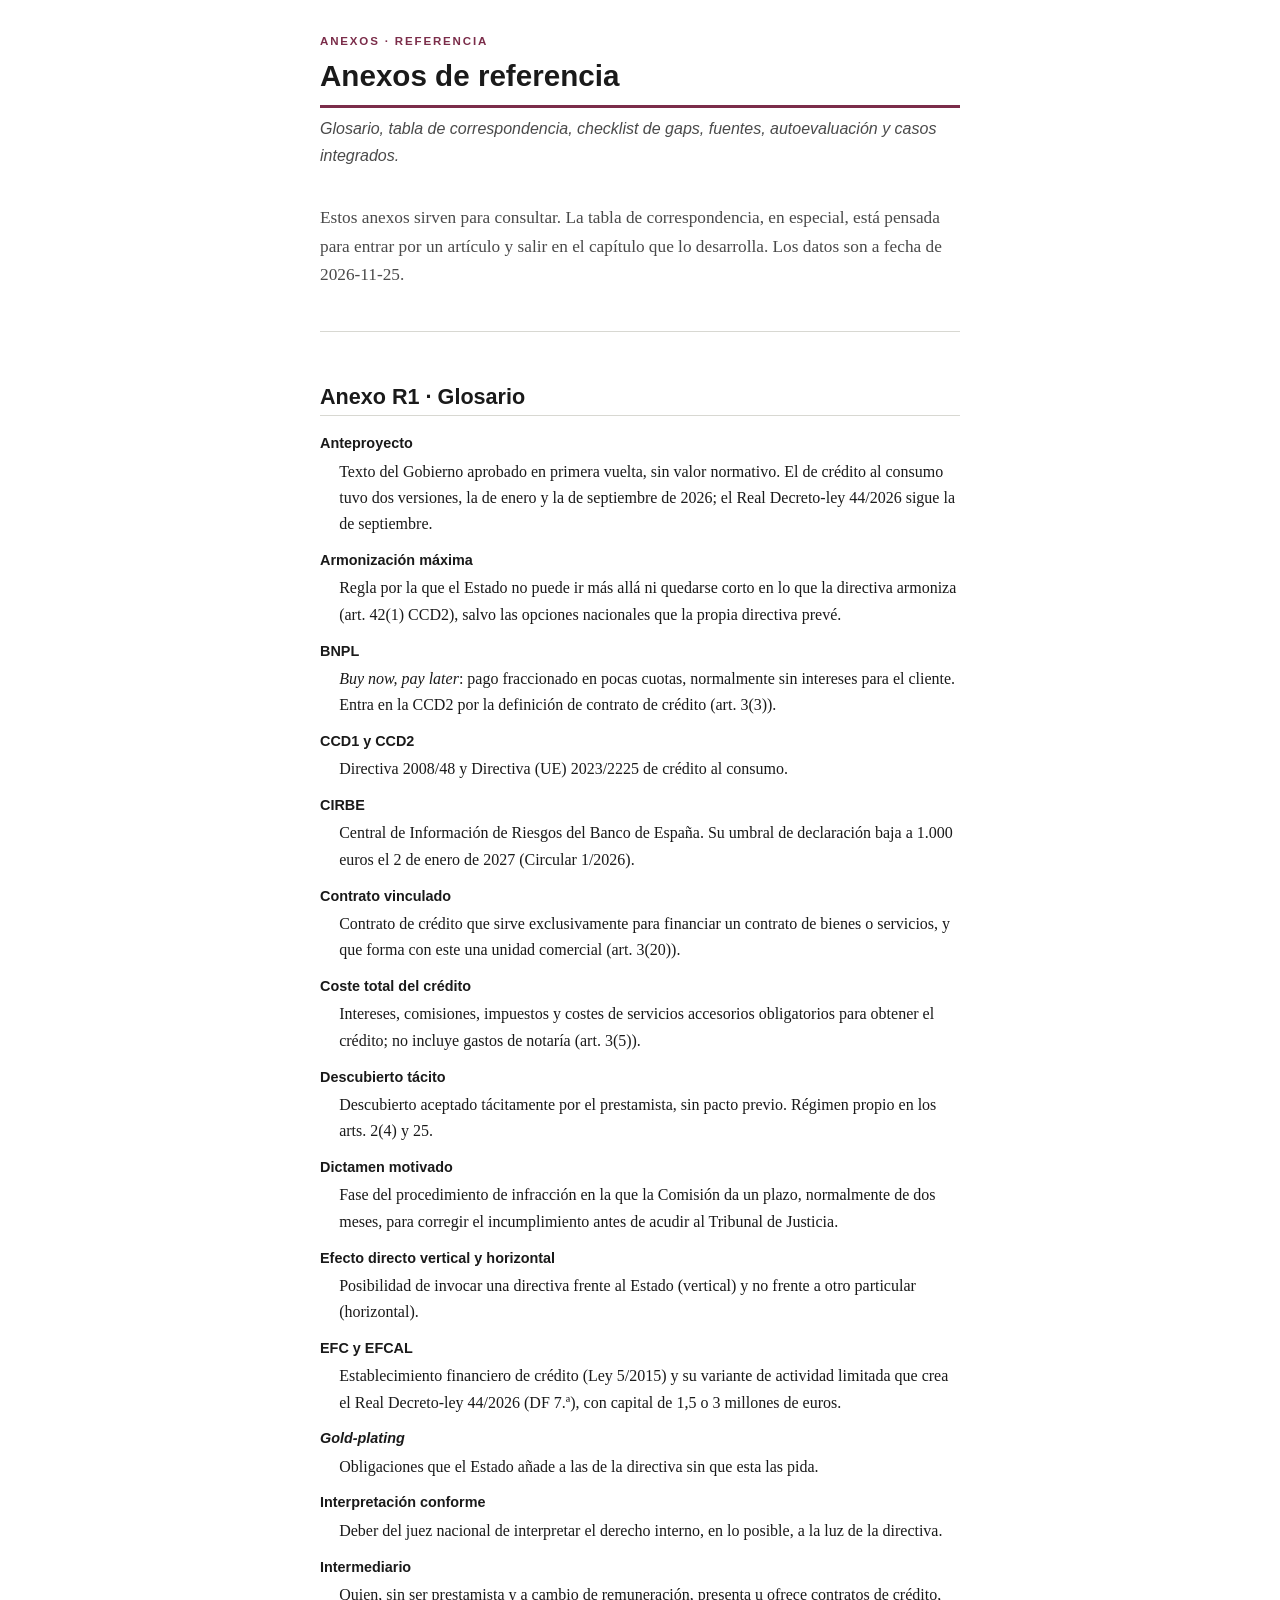
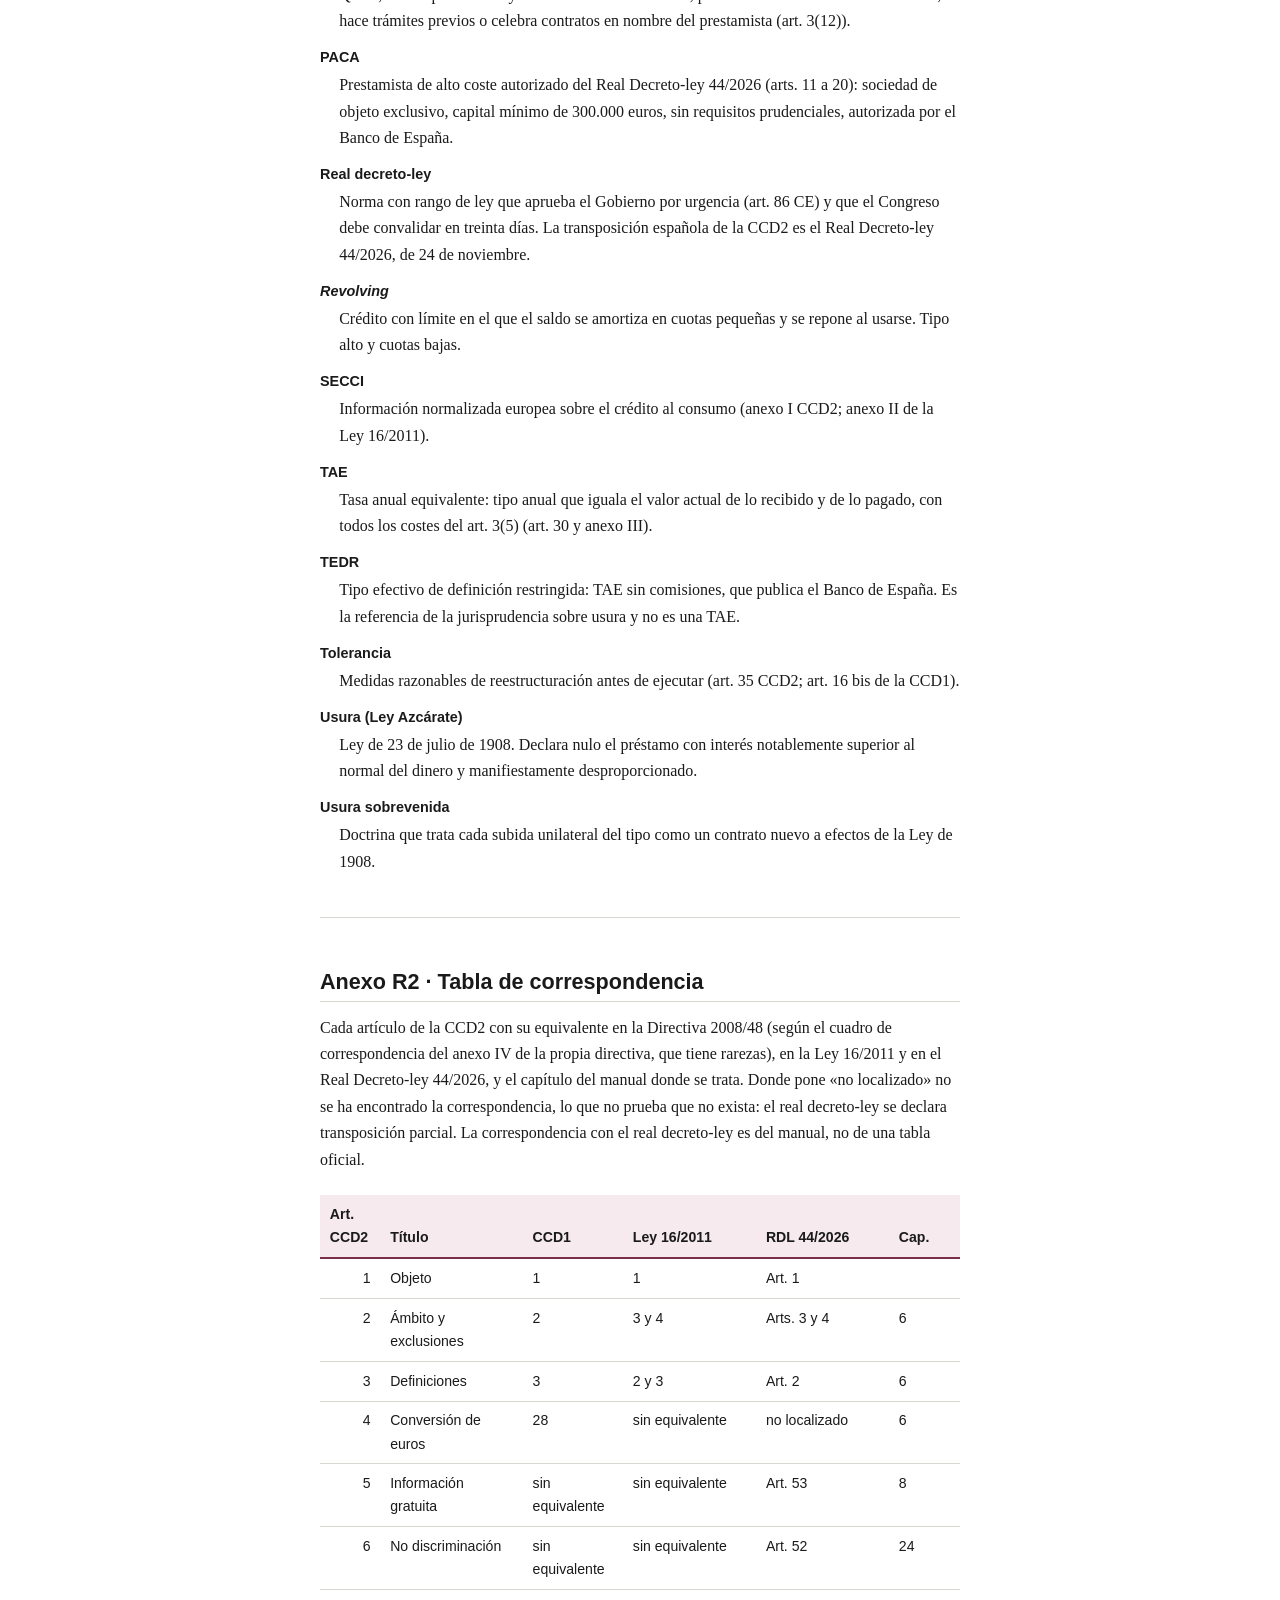
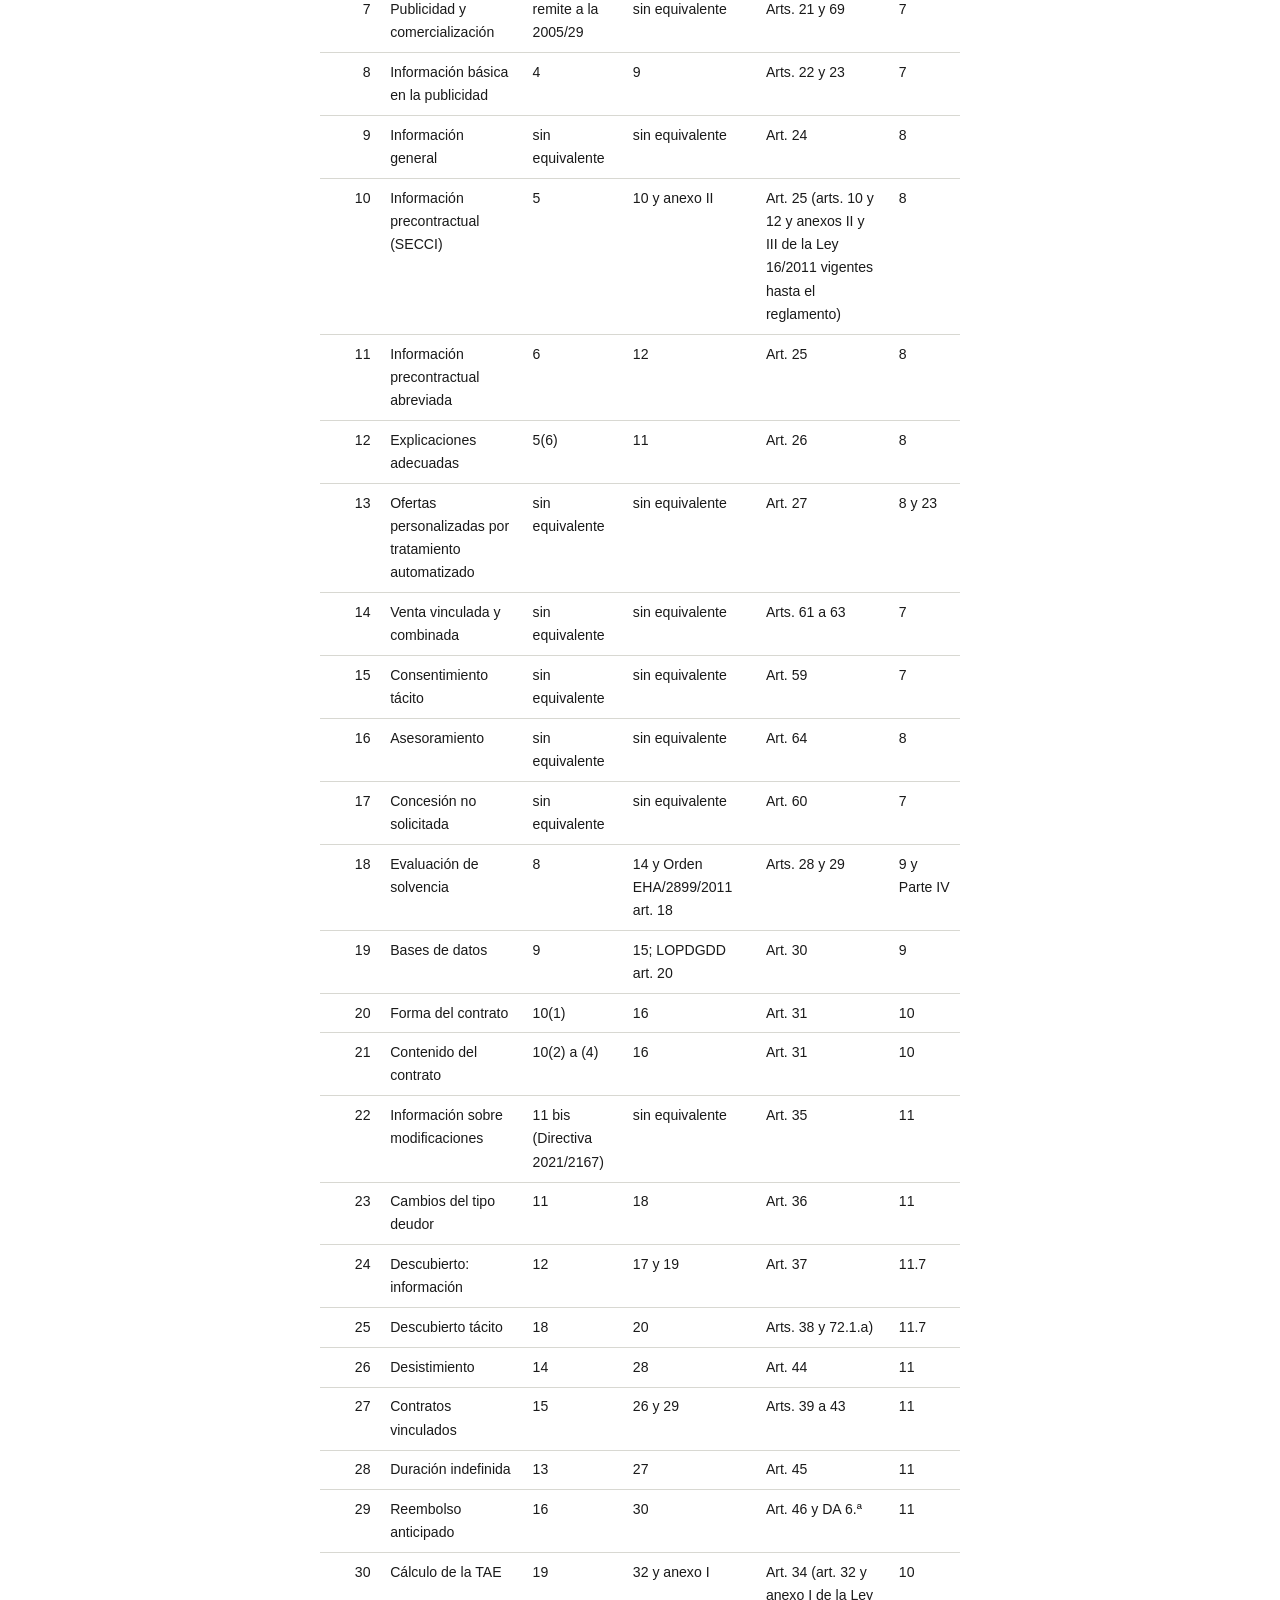
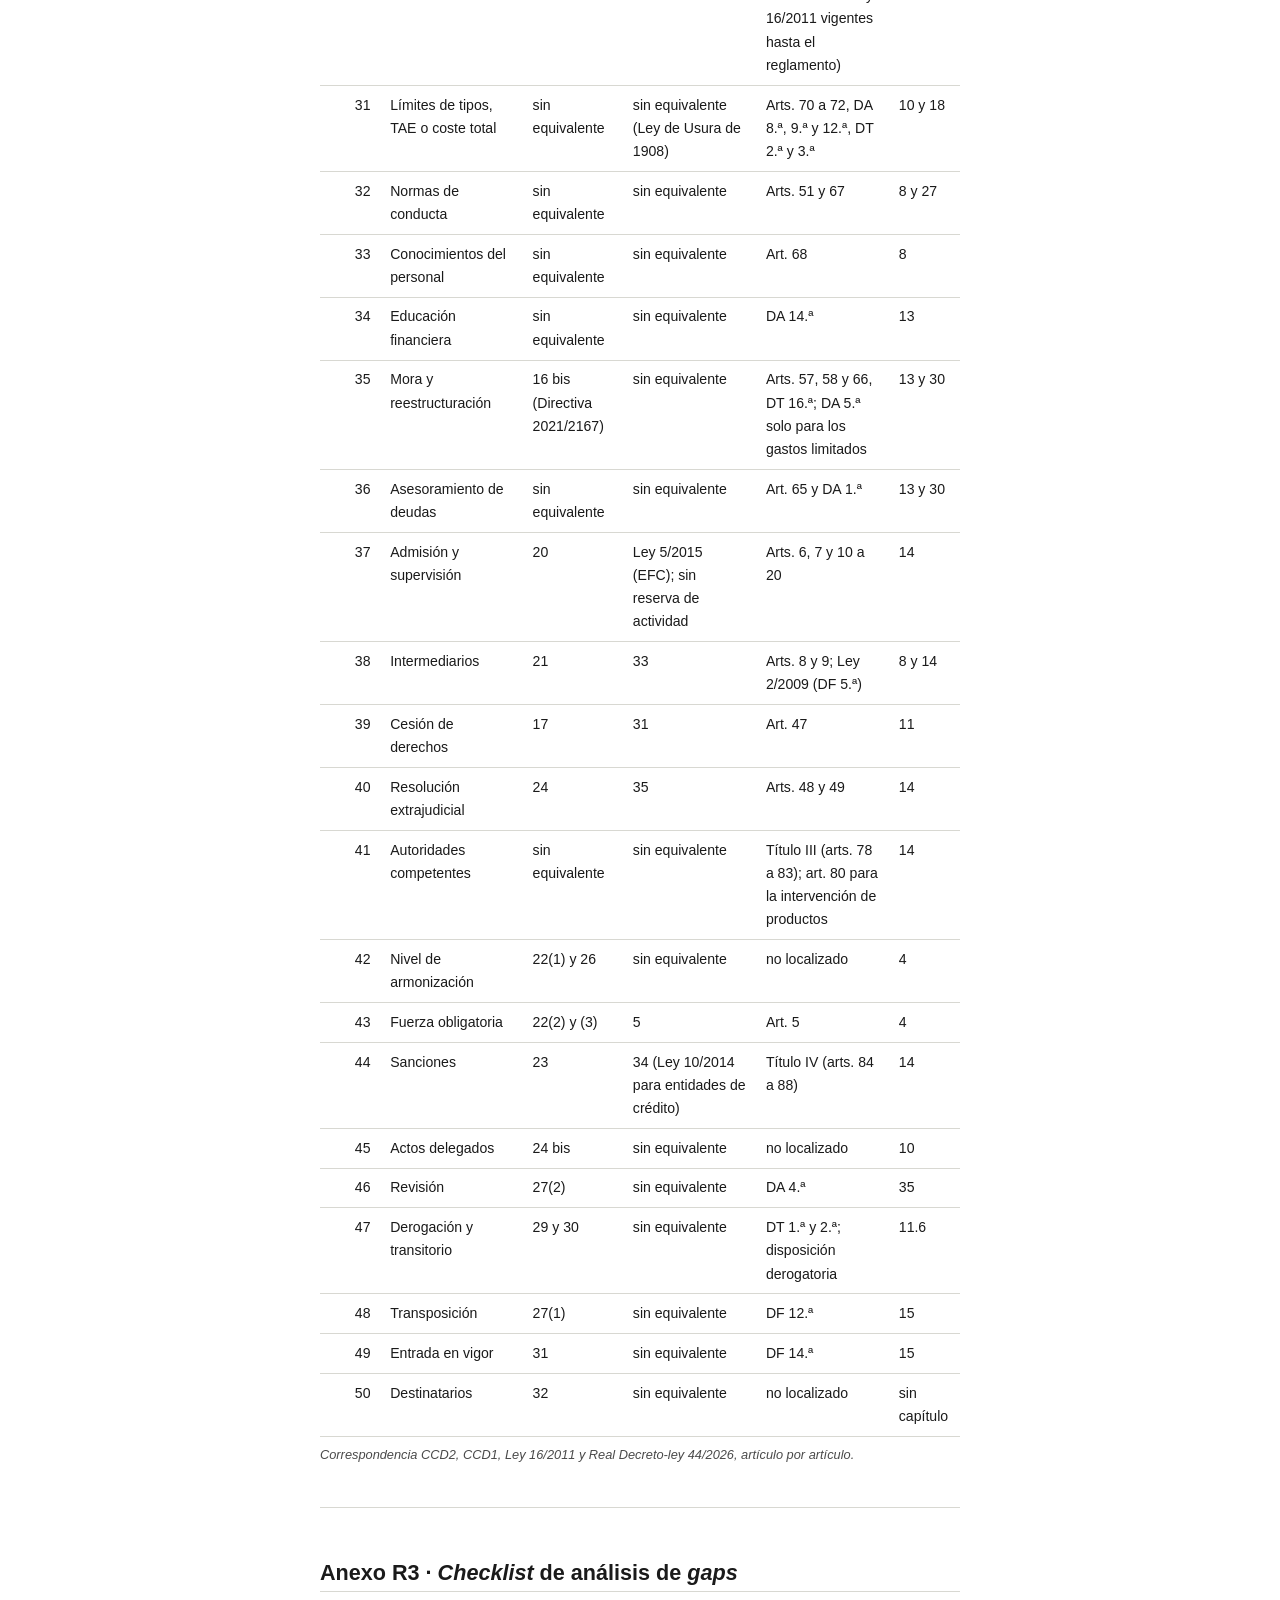
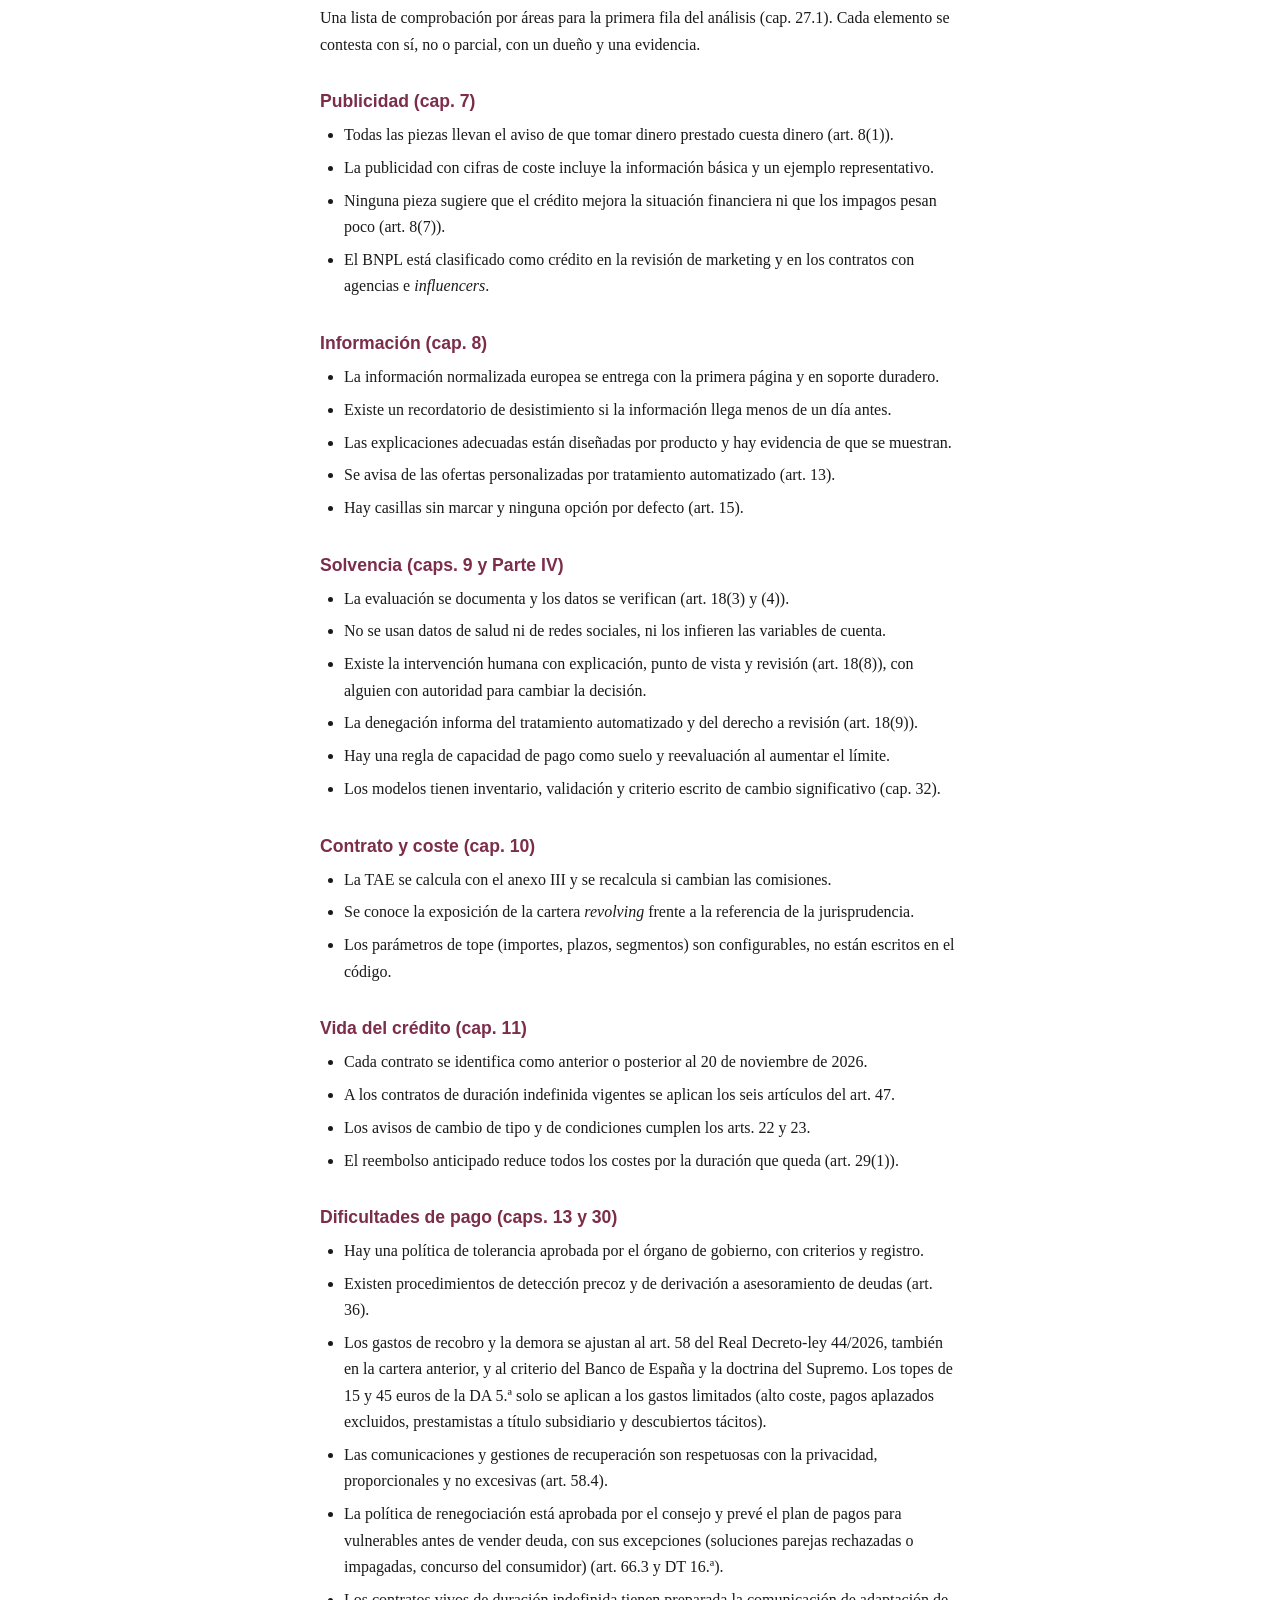
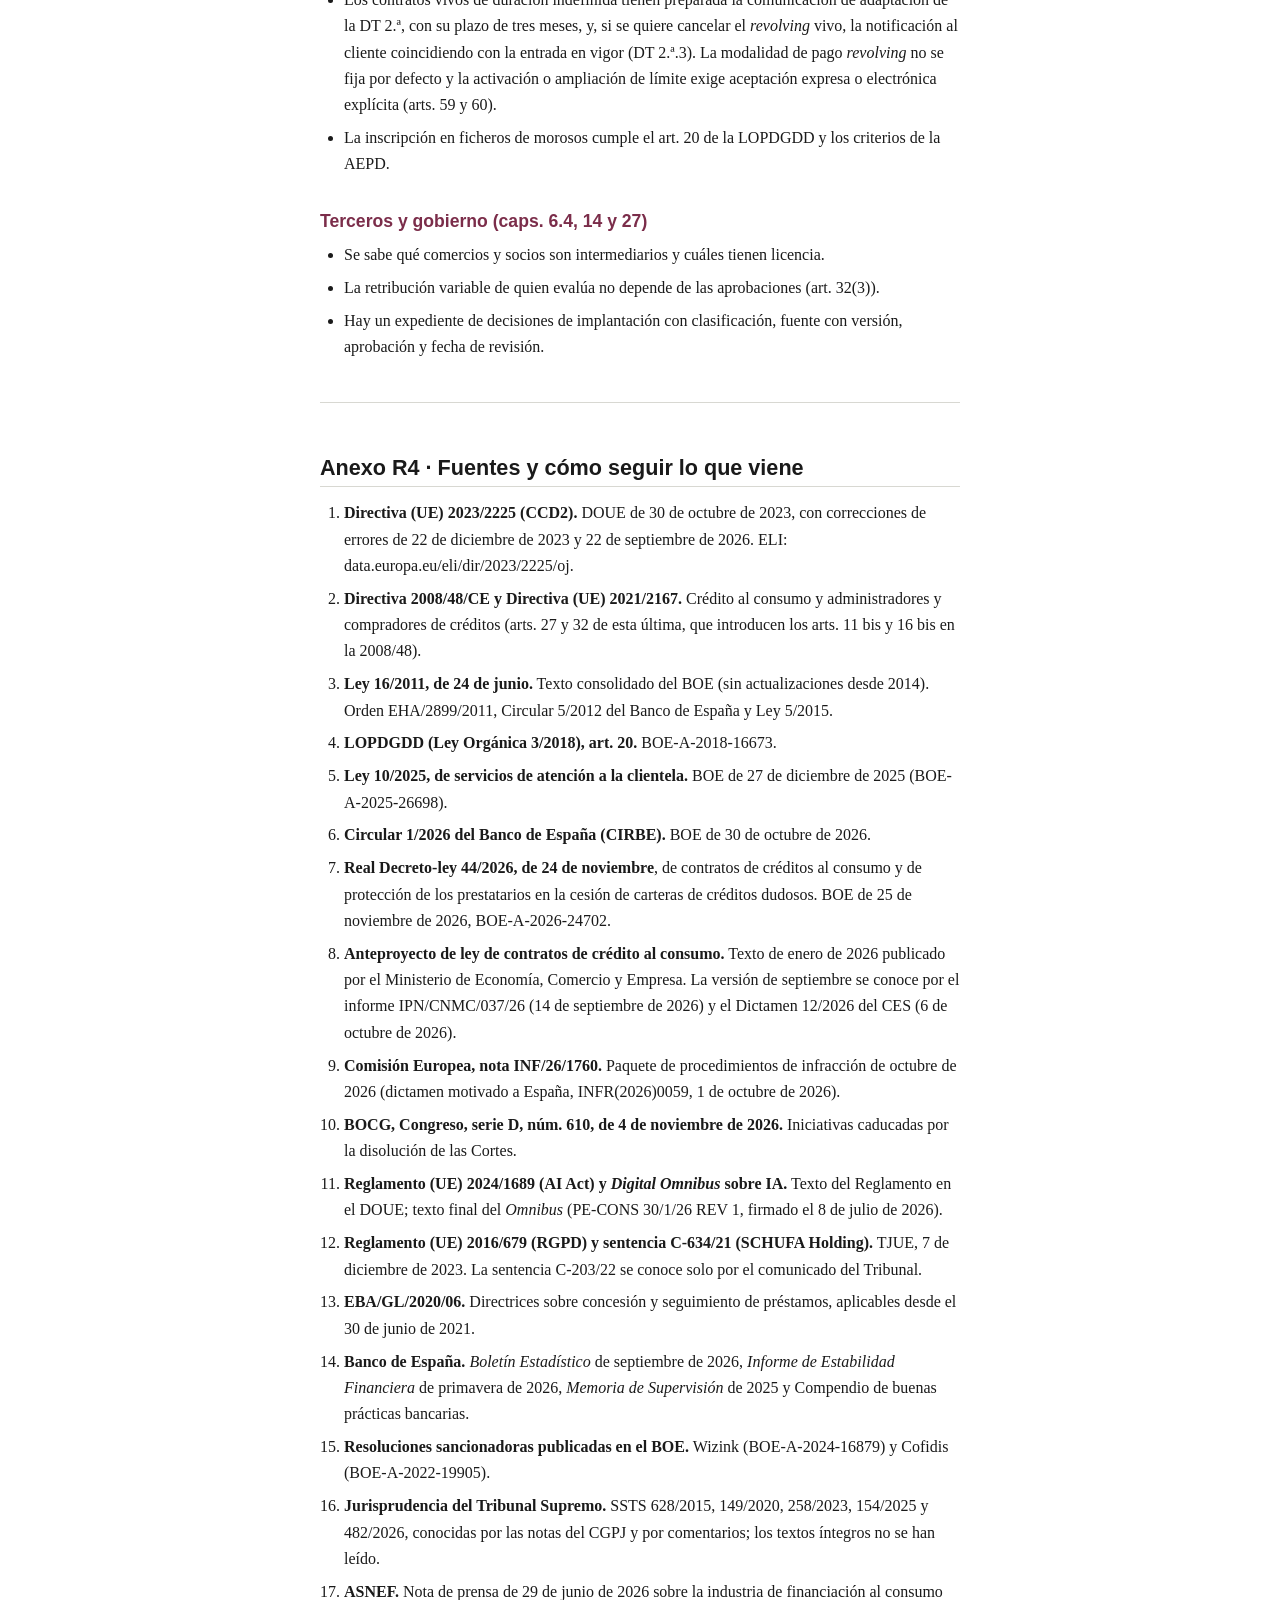
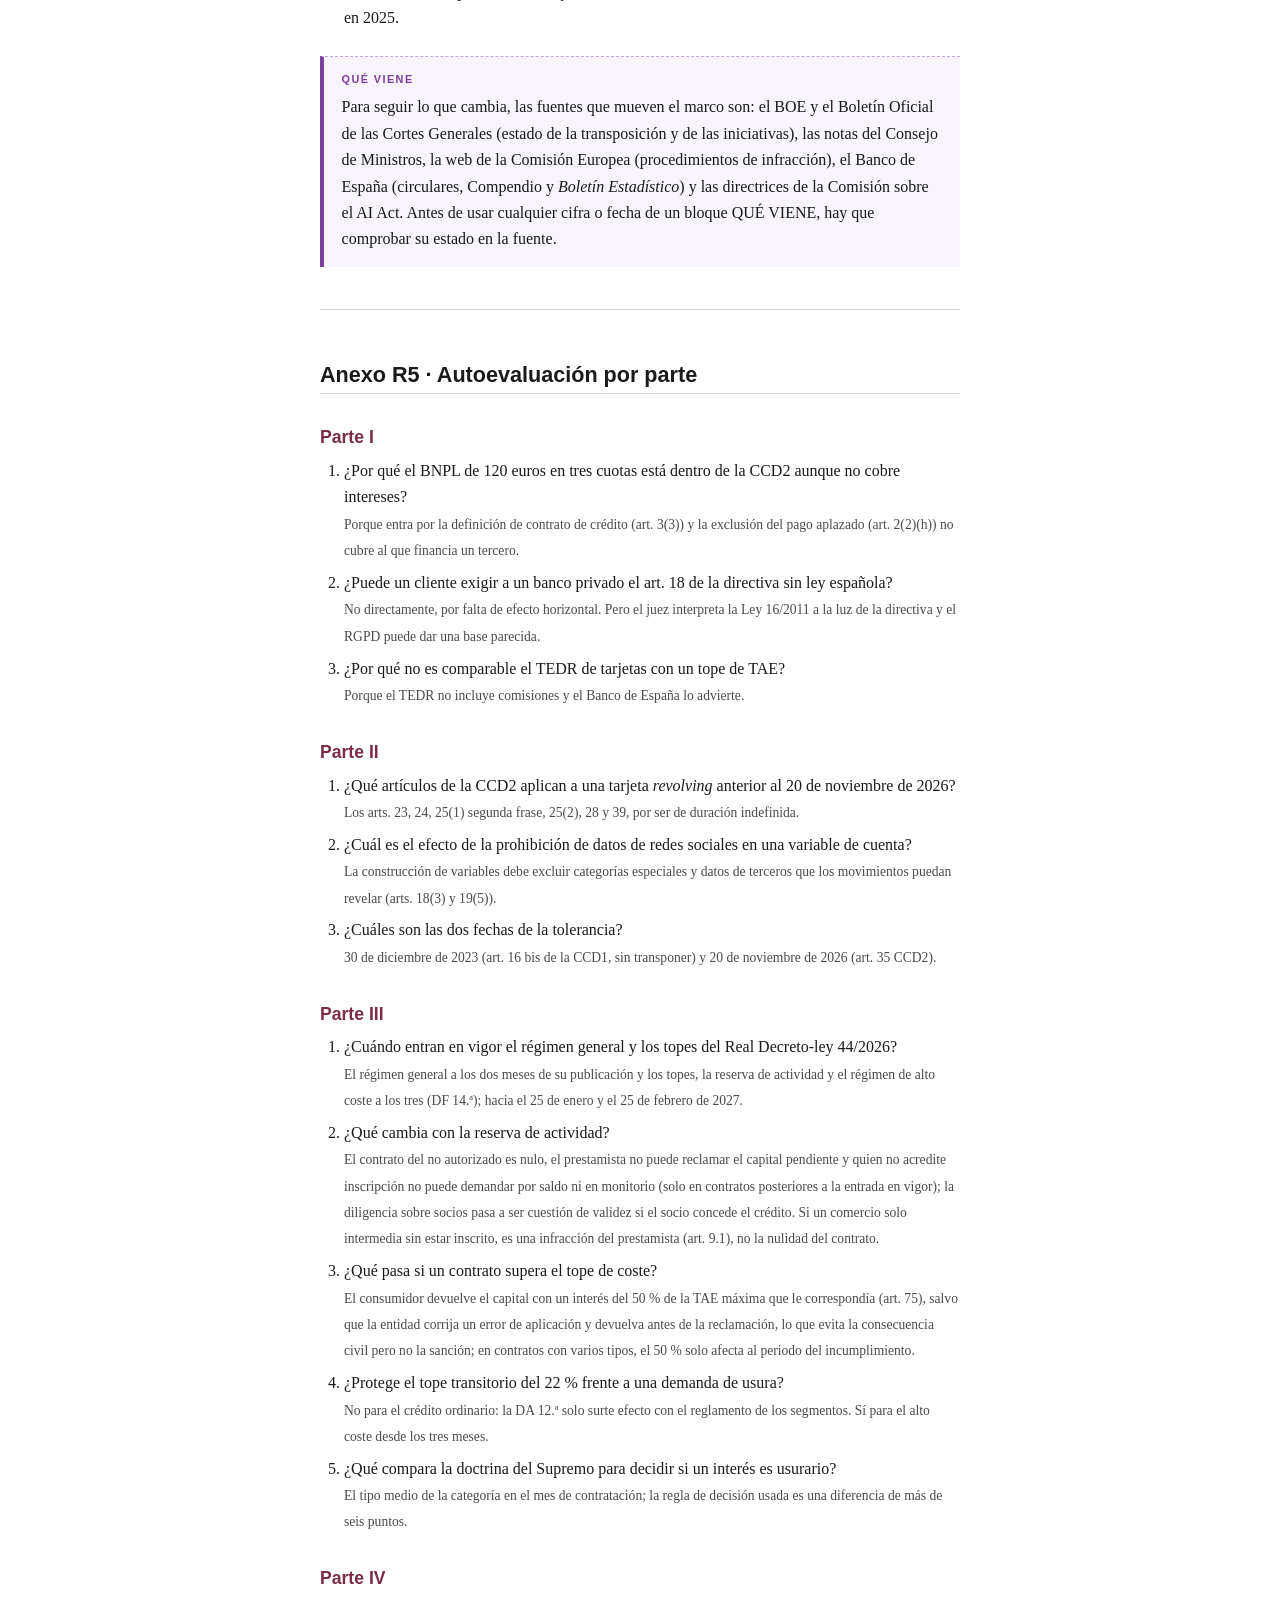
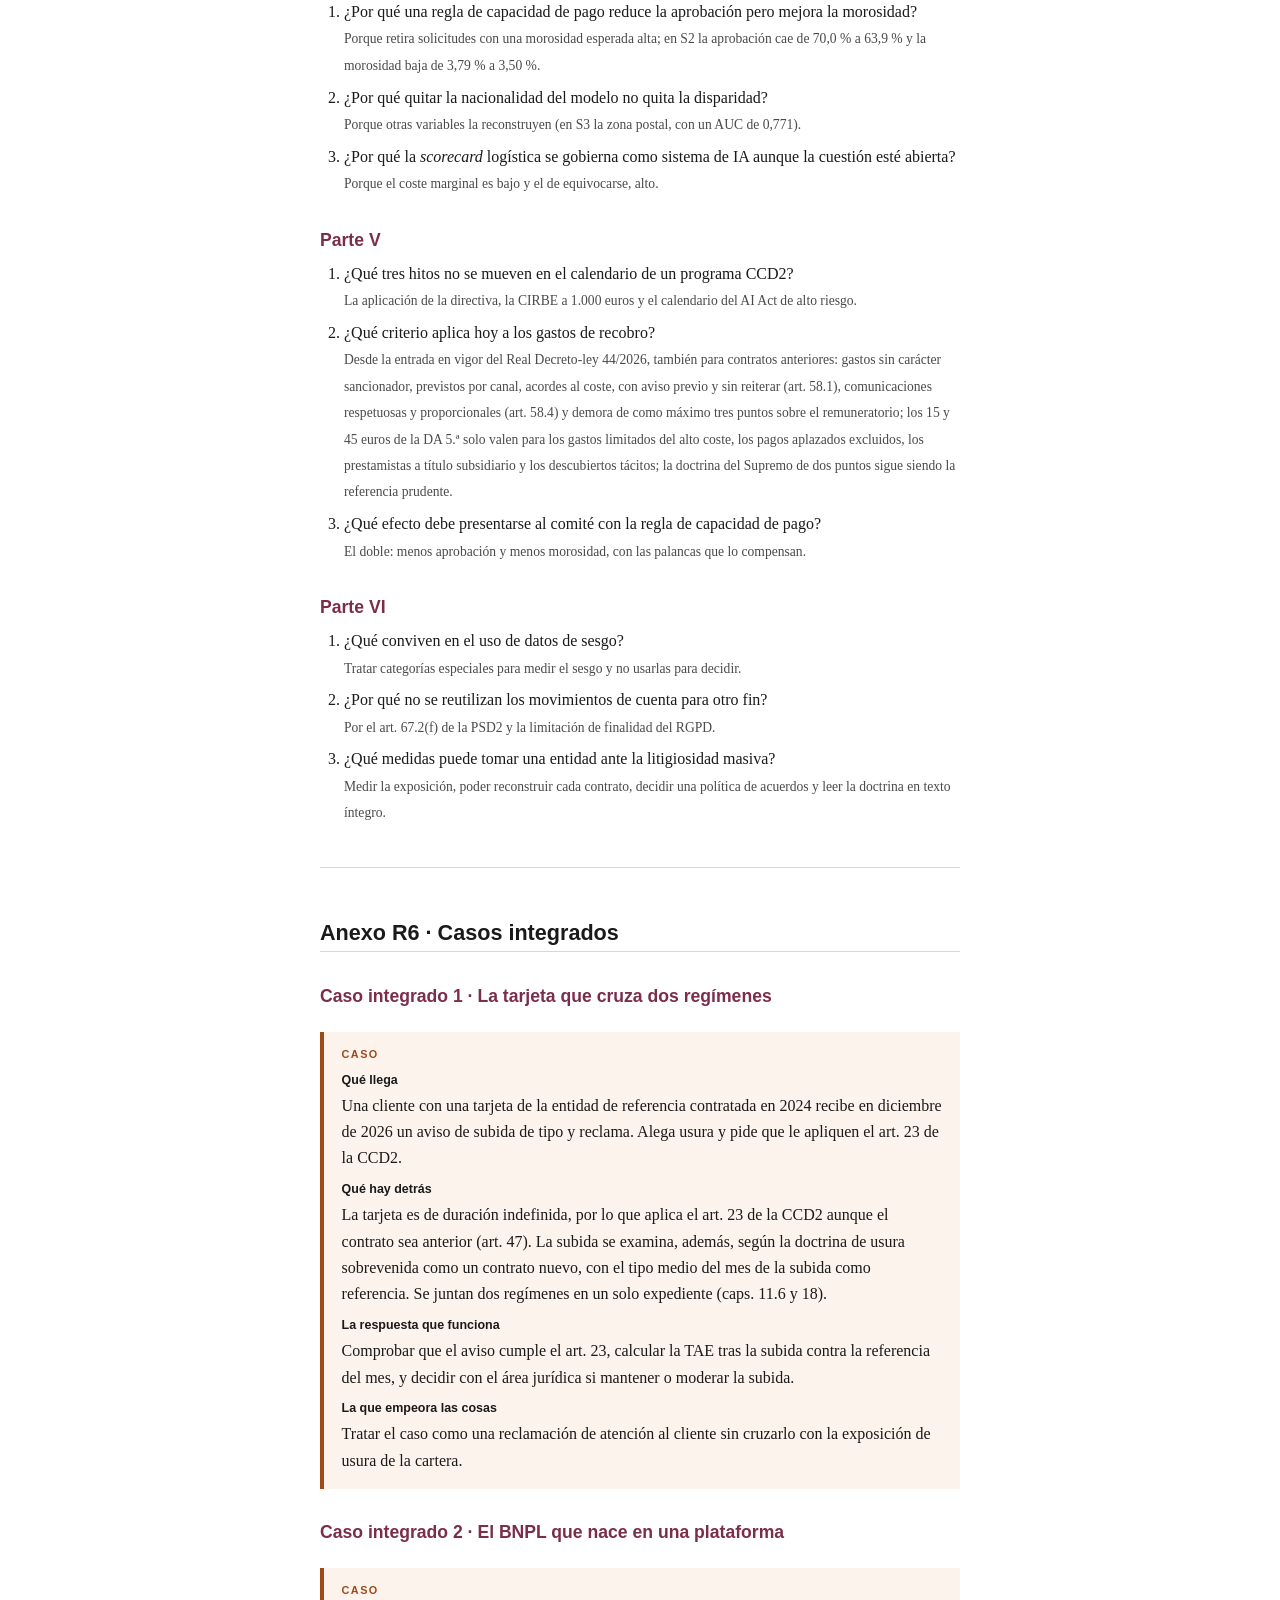
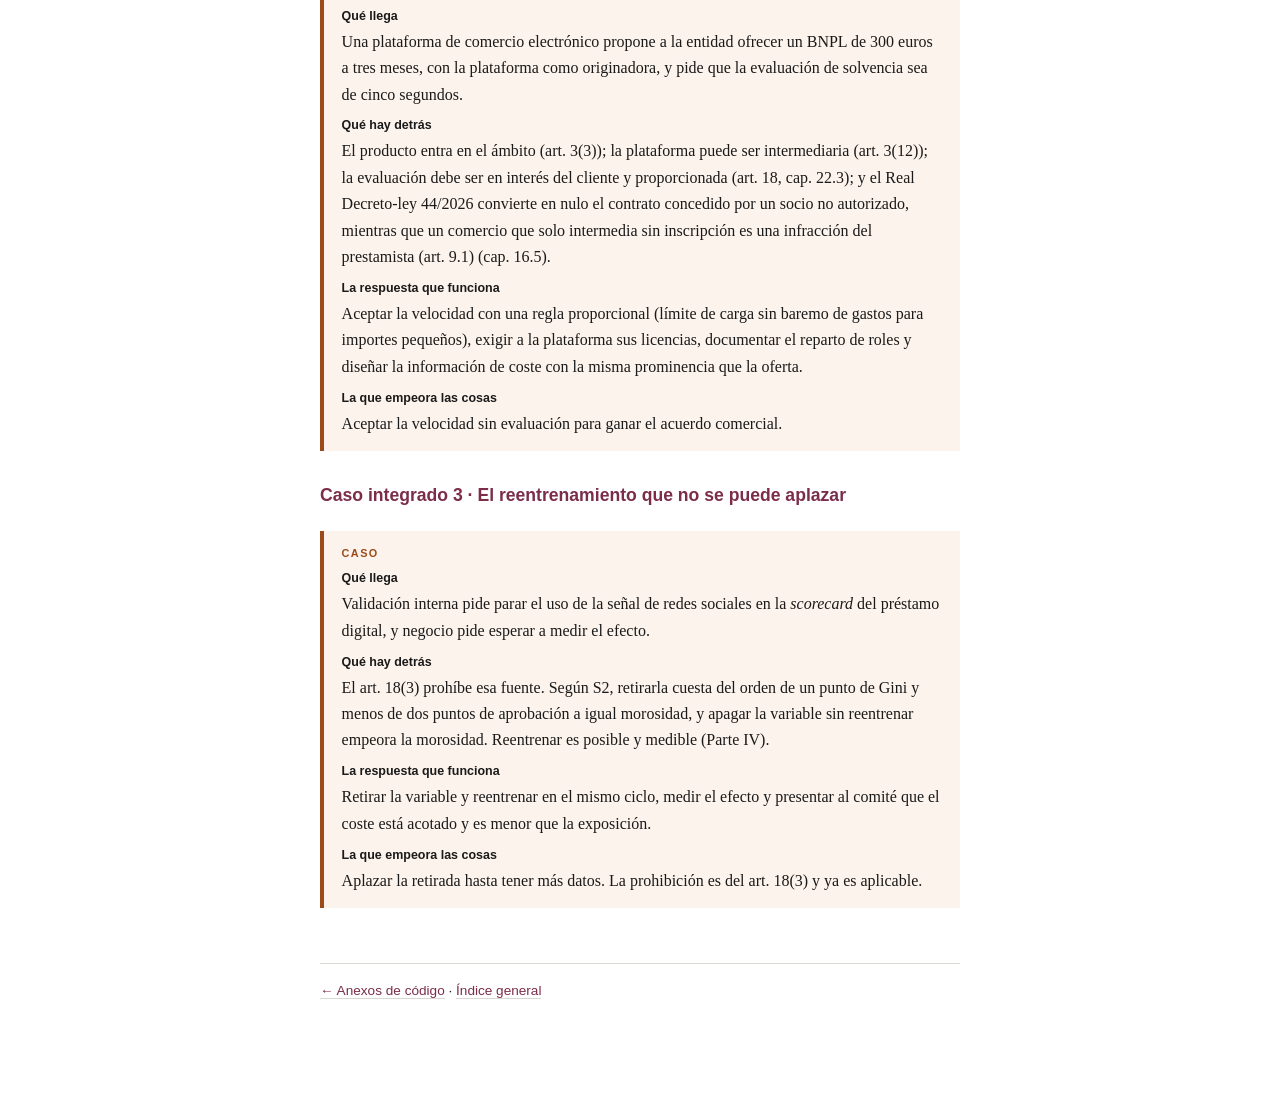
<file: manual/anexos-referencia.html>
<!DOCTYPE html>
<html lang="es">
<head>
<meta charset="utf-8">
<meta name="viewport" content="width=device-width, initial-scale=1">
<title>Anexos de referencia</title>
<link rel="stylesheet" href="estilo.css">
</head>
<body>

<p class="eyebrow">Anexos · Referencia</p>
<h1>Anexos de referencia</h1>
<p class="subtitulo">Glosario, tabla de correspondencia, <i>checklist</i> de <i>gaps</i>, fuentes, autoevaluación y casos integrados.</p>

<p class="lead">Estos anexos sirven para consultar. La tabla de correspondencia, en especial, está pensada para entrar por un artículo y salir en el capítulo que lo desarrolla. Los datos son a fecha de 2026-11-25.</p>

<hr/>

<h2 id="R1">Anexo R1 · Glosario</h2>
<dl class="glosario">
<dt>Anteproyecto</dt><dd>Texto del Gobierno aprobado en primera vuelta, sin valor normativo. El de crédito al consumo tuvo dos versiones, la de enero y la de septiembre de 2026; el Real Decreto-ley 44/2026 sigue la de septiembre.</dd>
<dt>Armonización máxima</dt><dd>Regla por la que el Estado no puede ir más allá ni quedarse corto en lo que la directiva armoniza (art. 42(1) CCD2), salvo las opciones nacionales que la propia directiva prevé.</dd>
<dt>BNPL</dt><dd><i>Buy now, pay later</i>: pago fraccionado en pocas cuotas, normalmente sin intereses para el cliente. Entra en la CCD2 por la definición de contrato de crédito (art. 3(3)).</dd>
<dt>CCD1 y CCD2</dt><dd>Directiva 2008/48 y Directiva (UE) 2023/2225 de crédito al consumo.</dd>
<dt>CIRBE</dt><dd>Central de Información de Riesgos del Banco de España. Su umbral de declaración baja a 1.000 euros el 2 de enero de 2027 (Circular 1/2026).</dd>
<dt>Contrato vinculado</dt><dd>Contrato de crédito que sirve exclusivamente para financiar un contrato de bienes o servicios, y que forma con este una unidad comercial (art. 3(20)).</dd>
<dt>Coste total del crédito</dt><dd>Intereses, comisiones, impuestos y costes de servicios accesorios obligatorios para obtener el crédito; no incluye gastos de notaría (art. 3(5)).</dd>
<dt>Descubierto tácito</dt><dd>Descubierto aceptado tácitamente por el prestamista, sin pacto previo. Régimen propio en los arts. 2(4) y 25.</dd>
<dt>Dictamen motivado</dt><dd>Fase del procedimiento de infracción en la que la Comisión da un plazo, normalmente de dos meses, para corregir el incumplimiento antes de acudir al Tribunal de Justicia.</dd>
<dt>Efecto directo vertical y horizontal</dt><dd>Posibilidad de invocar una directiva frente al Estado (vertical) y no frente a otro particular (horizontal).</dd>
<dt>EFC y EFCAL</dt><dd>Establecimiento financiero de crédito (Ley 5/2015) y su variante de actividad limitada que crea el Real Decreto-ley 44/2026 (DF 7.ª), con capital de 1,5 o 3 millones de euros.</dd>
<dt><i>Gold-plating</i></dt><dd>Obligaciones que el Estado añade a las de la directiva sin que esta las pida.</dd>
<dt>Interpretación conforme</dt><dd>Deber del juez nacional de interpretar el derecho interno, en lo posible, a la luz de la directiva.</dd>
<dt>Intermediario</dt><dd>Quien, sin ser prestamista y a cambio de remuneración, presenta u ofrece contratos de crédito, hace trámites previos o celebra contratos en nombre del prestamista (art. 3(12)).</dd>
<dt>PACA</dt><dd>Prestamista de alto coste autorizado del Real Decreto-ley 44/2026 (arts. 11 a 20): sociedad de objeto exclusivo, capital mínimo de 300.000 euros, sin requisitos prudenciales, autorizada por el Banco de España.</dd>
<dt>Real decreto-ley</dt><dd>Norma con rango de ley que aprueba el Gobierno por urgencia (art. 86 CE) y que el Congreso debe convalidar en treinta días. La transposición española de la CCD2 es el Real Decreto-ley 44/2026, de 24 de noviembre.</dd>
<dt><i>Revolving</i></dt><dd>Crédito con límite en el que el saldo se amortiza en cuotas pequeñas y se repone al usarse. Tipo alto y cuotas bajas.</dd>
<dt>SECCI</dt><dd>Información normalizada europea sobre el crédito al consumo (anexo I CCD2; anexo II de la Ley 16/2011).</dd>
<dt>TAE</dt><dd>Tasa anual equivalente: tipo anual que iguala el valor actual de lo recibido y de lo pagado, con todos los costes del art. 3(5) (art. 30 y anexo III).</dd>
<dt>TEDR</dt><dd>Tipo efectivo de definición restringida: TAE sin comisiones, que publica el Banco de España. Es la referencia de la jurisprudencia sobre usura y no es una TAE.</dd>
<dt>Tolerancia</dt><dd>Medidas razonables de reestructuración antes de ejecutar (art. 35 CCD2; art. 16 bis de la CCD1).</dd>
<dt>Usura (Ley Azcárate)</dt><dd>Ley de 23 de julio de 1908. Declara nulo el préstamo con interés notablemente superior al normal del dinero y manifiestamente desproporcionado.</dd>
<dt>Usura sobrevenida</dt><dd>Doctrina que trata cada subida unilateral del tipo como un contrato nuevo a efectos de la Ley de 1908.</dd>
</dl>

<hr/>

<h2 id="R2">Anexo R2 · Tabla de correspondencia</h2>
<p>Cada artículo de la CCD2 con su equivalente en la Directiva 2008/48 (según el cuadro de correspondencia del anexo IV de la propia directiva, que tiene rarezas), en la Ley 16/2011 y en el Real Decreto-ley 44/2026, y el capítulo del manual donde se trata. Donde pone «no localizado» no se ha encontrado la correspondencia, lo que no prueba que no exista: el real decreto-ley se declara transposición parcial. La correspondencia con el real decreto-ley es del manual, no de una tabla oficial.</p>

<div class="tabla-scroll">
<table>
<caption>Correspondencia CCD2, CCD1, Ley 16/2011 y Real Decreto-ley 44/2026, artículo por artículo.</caption>
<thead><tr><th>Art. CCD2</th><th>Título</th><th>CCD1</th><th>Ley 16/2011</th><th>RDL 44/2026</th><th>Cap.</th></tr></thead>
<tbody>
<tr><td class="num">1</td><td>Objeto</td><td>1</td><td>1</td><td>Art. 1</td><td></td></tr>
<tr><td class="num">2</td><td>Ámbito y exclusiones</td><td>2</td><td>3 y 4</td><td>Arts. 3 y 4</td><td>6</td></tr>
<tr><td class="num">3</td><td>Definiciones</td><td>3</td><td>2 y 3</td><td>Art. 2</td><td>6</td></tr>
<tr><td class="num">4</td><td>Conversión de euros</td><td>28</td><td>sin equivalente</td><td>no localizado</td><td>6</td></tr>
<tr><td class="num">5</td><td>Información gratuita</td><td>sin equivalente</td><td>sin equivalente</td><td>Art. 53</td><td>8</td></tr>
<tr><td class="num">6</td><td>No discriminación</td><td>sin equivalente</td><td>sin equivalente</td><td>Art. 52</td><td>24</td></tr>
<tr><td class="num">7</td><td>Publicidad y comercialización</td><td>remite a la 2005/29</td><td>sin equivalente</td><td>Arts. 21 y 69</td><td>7</td></tr>
<tr><td class="num">8</td><td>Información básica en la publicidad</td><td>4</td><td>9</td><td>Arts. 22 y 23</td><td>7</td></tr>
<tr><td class="num">9</td><td>Información general</td><td>sin equivalente</td><td>sin equivalente</td><td>Art. 24</td><td>8</td></tr>
<tr><td class="num">10</td><td>Información precontractual (SECCI)</td><td>5</td><td>10 y anexo II</td><td>Art. 25 (arts. 10 y 12 y anexos II y III de la Ley 16/2011 vigentes hasta el reglamento)</td><td>8</td></tr>
<tr><td class="num">11</td><td>Información precontractual abreviada</td><td>6</td><td>12</td><td>Art. 25</td><td>8</td></tr>
<tr><td class="num">12</td><td>Explicaciones adecuadas</td><td>5(6)</td><td>11</td><td>Art. 26</td><td>8</td></tr>
<tr><td class="num">13</td><td>Ofertas personalizadas por tratamiento automatizado</td><td>sin equivalente</td><td>sin equivalente</td><td>Art. 27</td><td>8 y 23</td></tr>
<tr><td class="num">14</td><td>Venta vinculada y combinada</td><td>sin equivalente</td><td>sin equivalente</td><td>Arts. 61 a 63</td><td>7</td></tr>
<tr><td class="num">15</td><td>Consentimiento tácito</td><td>sin equivalente</td><td>sin equivalente</td><td>Art. 59</td><td>7</td></tr>
<tr><td class="num">16</td><td>Asesoramiento</td><td>sin equivalente</td><td>sin equivalente</td><td>Art. 64</td><td>8</td></tr>
<tr><td class="num">17</td><td>Concesión no solicitada</td><td>sin equivalente</td><td>sin equivalente</td><td>Art. 60</td><td>7</td></tr>
<tr><td class="num">18</td><td>Evaluación de solvencia</td><td>8</td><td>14 y Orden EHA/2899/2011 art. 18</td><td>Arts. 28 y 29</td><td>9 y Parte IV</td></tr>
<tr><td class="num">19</td><td>Bases de datos</td><td>9</td><td>15; LOPDGDD art. 20</td><td>Art. 30</td><td>9</td></tr>
<tr><td class="num">20</td><td>Forma del contrato</td><td>10(1)</td><td>16</td><td>Art. 31</td><td>10</td></tr>
<tr><td class="num">21</td><td>Contenido del contrato</td><td>10(2) a (4)</td><td>16</td><td>Art. 31</td><td>10</td></tr>
<tr><td class="num">22</td><td>Información sobre modificaciones</td><td>11 bis (Directiva 2021/2167)</td><td>sin equivalente</td><td>Art. 35</td><td>11</td></tr>
<tr><td class="num">23</td><td>Cambios del tipo deudor</td><td>11</td><td>18</td><td>Art. 36</td><td>11</td></tr>
<tr><td class="num">24</td><td>Descubierto: información</td><td>12</td><td>17 y 19</td><td>Art. 37</td><td>11.7</td></tr>
<tr><td class="num">25</td><td>Descubierto tácito</td><td>18</td><td>20</td><td>Arts. 38 y 72.1.a)</td><td>11.7</td></tr>
<tr><td class="num">26</td><td>Desistimiento</td><td>14</td><td>28</td><td>Art. 44</td><td>11</td></tr>
<tr><td class="num">27</td><td>Contratos vinculados</td><td>15</td><td>26 y 29</td><td>Arts. 39 a 43</td><td>11</td></tr>
<tr><td class="num">28</td><td>Duración indefinida</td><td>13</td><td>27</td><td>Art. 45</td><td>11</td></tr>
<tr><td class="num">29</td><td>Reembolso anticipado</td><td>16</td><td>30</td><td>Art. 46 y DA 6.ª</td><td>11</td></tr>
<tr><td class="num">30</td><td>Cálculo de la TAE</td><td>19</td><td>32 y anexo I</td><td>Art. 34 (art. 32 y anexo I de la Ley 16/2011 vigentes hasta el reglamento)</td><td>10</td></tr>
<tr><td class="num">31</td><td>Límites de tipos, TAE o coste total</td><td>sin equivalente</td><td>sin equivalente (Ley de Usura de 1908)</td><td>Arts. 70 a 72, DA 8.ª, 9.ª y 12.ª, DT 2.ª y 3.ª</td><td>10 y 18</td></tr>
<tr><td class="num">32</td><td>Normas de conducta</td><td>sin equivalente</td><td>sin equivalente</td><td>Arts. 51 y 67</td><td>8 y 27</td></tr>
<tr><td class="num">33</td><td>Conocimientos del personal</td><td>sin equivalente</td><td>sin equivalente</td><td>Art. 68</td><td>8</td></tr>
<tr><td class="num">34</td><td>Educación financiera</td><td>sin equivalente</td><td>sin equivalente</td><td>DA 14.ª</td><td>13</td></tr>
<tr><td class="num">35</td><td>Mora y reestructuración</td><td>16 bis (Directiva 2021/2167)</td><td>sin equivalente</td><td>Arts. 57, 58 y 66, DT 16.ª; DA 5.ª solo para los gastos limitados</td><td>13 y 30</td></tr>
<tr><td class="num">36</td><td>Asesoramiento de deudas</td><td>sin equivalente</td><td>sin equivalente</td><td>Art. 65 y DA 1.ª</td><td>13 y 30</td></tr>
<tr><td class="num">37</td><td>Admisión y supervisión</td><td>20</td><td>Ley 5/2015 (EFC); sin reserva de actividad</td><td>Arts. 6, 7 y 10 a 20</td><td>14</td></tr>
<tr><td class="num">38</td><td>Intermediarios</td><td>21</td><td>33</td><td>Arts. 8 y 9; Ley 2/2009 (DF 5.ª)</td><td>8 y 14</td></tr>
<tr><td class="num">39</td><td>Cesión de derechos</td><td>17</td><td>31</td><td>Art. 47</td><td>11</td></tr>
<tr><td class="num">40</td><td>Resolución extrajudicial</td><td>24</td><td>35</td><td>Arts. 48 y 49</td><td>14</td></tr>
<tr><td class="num">41</td><td>Autoridades competentes</td><td>sin equivalente</td><td>sin equivalente</td><td>Título III (arts. 78 a 83); art. 80 para la intervención de productos</td><td>14</td></tr>
<tr><td class="num">42</td><td>Nivel de armonización</td><td>22(1) y 26</td><td>sin equivalente</td><td>no localizado</td><td>4</td></tr>
<tr><td class="num">43</td><td>Fuerza obligatoria</td><td>22(2) y (3)</td><td>5</td><td>Art. 5</td><td>4</td></tr>
<tr><td class="num">44</td><td>Sanciones</td><td>23</td><td>34 (Ley 10/2014 para entidades de crédito)</td><td>Título IV (arts. 84 a 88)</td><td>14</td></tr>
<tr><td class="num">45</td><td>Actos delegados</td><td>24 bis</td><td>sin equivalente</td><td>no localizado</td><td>10</td></tr>
<tr><td class="num">46</td><td>Revisión</td><td>27(2)</td><td>sin equivalente</td><td>DA 4.ª</td><td>35</td></tr>
<tr><td class="num">47</td><td>Derogación y transitorio</td><td>29 y 30</td><td>sin equivalente</td><td>DT 1.ª y 2.ª; disposición derogatoria</td><td>11.6</td></tr>
<tr><td class="num">48</td><td>Transposición</td><td>27(1)</td><td>sin equivalente</td><td>DF 12.ª</td><td>15</td></tr>
<tr><td class="num">49</td><td>Entrada en vigor</td><td>31</td><td>sin equivalente</td><td>DF 14.ª</td><td>15</td></tr>
<tr><td class="num">50</td><td>Destinatarios</td><td>32</td><td>sin equivalente</td><td>no localizado</td><td>sin capítulo</td></tr>
</tbody>
</table>
</div>

<hr/>

<h2 id="R3">Anexo R3 · <i>Checklist</i> de análisis de <i>gaps</i></h2>
<p>Una lista de comprobación por áreas para la primera fila del análisis (cap. 27.1). Cada elemento se contesta con sí, no o parcial, con un dueño y una evidencia.</p>
<h3>Publicidad (cap. 7)</h3>
<ul>
<li>Todas las piezas llevan el aviso de que tomar dinero prestado cuesta dinero (art. 8(1)).</li>
<li>La publicidad con cifras de coste incluye la información básica y un ejemplo representativo.</li>
<li>Ninguna pieza sugiere que el crédito mejora la situación financiera ni que los impagos pesan poco (art. 8(7)).</li>
<li>El BNPL está clasificado como crédito en la revisión de marketing y en los contratos con agencias e <i>influencers</i>.</li>
</ul>
<h3>Información (cap. 8)</h3>
<ul>
<li>La información normalizada europea se entrega con la primera página y en soporte duradero.</li>
<li>Existe un recordatorio de desistimiento si la información llega menos de un día antes.</li>
<li>Las explicaciones adecuadas están diseñadas por producto y hay evidencia de que se muestran.</li>
<li>Se avisa de las ofertas personalizadas por tratamiento automatizado (art. 13).</li>
<li>Hay casillas sin marcar y ninguna opción por defecto (art. 15).</li>
</ul>
<h3>Solvencia (caps. 9 y Parte IV)</h3>
<ul>
<li>La evaluación se documenta y los datos se verifican (art. 18(3) y (4)).</li>
<li>No se usan datos de salud ni de redes sociales, ni los infieren las variables de cuenta.</li>
<li>Existe la intervención humana con explicación, punto de vista y revisión (art. 18(8)), con alguien con autoridad para cambiar la decisión.</li>
<li>La denegación informa del tratamiento automatizado y del derecho a revisión (art. 18(9)).</li>
<li>Hay una regla de capacidad de pago como suelo y reevaluación al aumentar el límite.</li>
<li>Los modelos tienen inventario, validación y criterio escrito de cambio significativo (cap. 32).</li>
</ul>
<h3>Contrato y coste (cap. 10)</h3>
<ul>
<li>La TAE se calcula con el anexo III y se recalcula si cambian las comisiones.</li>
<li>Se conoce la exposición de la cartera <i>revolving</i> frente a la referencia de la jurisprudencia.</li>
<li>Los parámetros de tope (importes, plazos, segmentos) son configurables, no están escritos en el código.</li>
</ul>
<h3>Vida del crédito (cap. 11)</h3>
<ul>
<li>Cada contrato se identifica como anterior o posterior al 20 de noviembre de 2026.</li>
<li>A los contratos de duración indefinida vigentes se aplican los seis artículos del art. 47.</li>
<li>Los avisos de cambio de tipo y de condiciones cumplen los arts. 22 y 23.</li>
<li>El reembolso anticipado reduce todos los costes por la duración que queda (art. 29(1)).</li>
</ul>
<h3>Dificultades de pago (caps. 13 y 30)</h3>
<ul>
<li>Hay una política de tolerancia aprobada por el órgano de gobierno, con criterios y registro.</li>
<li>Existen procedimientos de detección precoz y de derivación a asesoramiento de deudas (art. 36).</li>
<li>Los gastos de recobro y la demora se ajustan al art. 58 del Real Decreto-ley 44/2026, también en la cartera anterior, y al criterio del Banco de España y la doctrina del Supremo. Los topes de 15 y 45 euros de la DA 5.ª solo se aplican a los gastos limitados (alto coste, pagos aplazados excluidos, prestamistas a título subsidiario y descubiertos tácitos).</li>
<li>Las comunicaciones y gestiones de recuperación son respetuosas con la privacidad, proporcionales y no excesivas (art. 58.4).</li>
<li>La política de renegociación está aprobada por el consejo y prevé el plan de pagos para vulnerables antes de vender deuda, con sus excepciones (soluciones parejas rechazadas o impagadas, concurso del consumidor) (art. 66.3 y DT 16.ª).</li>
<li>Los contratos vivos de duración indefinida tienen preparada la comunicación de adaptación de la DT 2.ª, con su plazo de tres meses, y, si se quiere cancelar el <i>revolving</i> vivo, la notificación al cliente coincidiendo con la entrada en vigor (DT 2.ª.3). La modalidad de pago <i>revolving</i> no se fija por defecto y la activación o ampliación de límite exige aceptación expresa o electrónica explícita (arts. 59 y 60).</li>
<li>La inscripción en ficheros de morosos cumple el art. 20 de la LOPDGDD y los criterios de la AEPD.</li>
</ul>
<h3>Terceros y gobierno (caps. 6.4, 14 y 27)</h3>
<ul>
<li>Se sabe qué comercios y socios son intermediarios y cuáles tienen licencia.</li>
<li>La retribución variable de quien evalúa no depende de las aprobaciones (art. 32(3)).</li>
<li>Hay un expediente de decisiones de implantación con clasificación, fuente con versión, aprobación y fecha de revisión.</li>
</ul>

<hr/>

<h2 id="R4">Anexo R4 · Fuentes y cómo seguir lo que viene</h2>
<ol>
<li><strong>Directiva (UE) 2023/2225 (CCD2).</strong> DOUE de 30 de octubre de 2023, con correcciones de errores de 22 de diciembre de 2023 y 22 de septiembre de 2026. ELI: data.europa.eu/eli/dir/2023/2225/oj.</li>
<li><strong>Directiva 2008/48/CE y Directiva (UE) 2021/2167.</strong> Crédito al consumo y administradores y compradores de créditos (arts. 27 y 32 de esta última, que introducen los arts. 11 bis y 16 bis en la 2008/48).</li>
<li><strong>Ley 16/2011, de 24 de junio.</strong> Texto consolidado del BOE (sin actualizaciones desde 2014). Orden EHA/2899/2011, Circular 5/2012 del Banco de España y Ley 5/2015.</li>
<li><strong>LOPDGDD (Ley Orgánica 3/2018), art. 20.</strong> BOE-A-2018-16673.</li>
<li><strong>Ley 10/2025, de servicios de atención a la clientela.</strong> BOE de 27 de diciembre de 2025 (BOE-A-2025-26698).</li>
<li><strong>Circular 1/2026 del Banco de España (CIRBE).</strong> BOE de 30 de octubre de 2026.</li>
<li><strong>Real Decreto-ley 44/2026, de 24 de noviembre</strong>, de contratos de créditos al consumo y de protección de los prestatarios en la cesión de carteras de créditos dudosos. BOE de 25 de noviembre de 2026, BOE-A-2026-24702.</li>
<li><strong>Anteproyecto de ley de contratos de crédito al consumo.</strong> Texto de enero de 2026 publicado por el Ministerio de Economía, Comercio y Empresa. La versión de septiembre se conoce por el informe IPN/CNMC/037/26 (14 de septiembre de 2026) y el Dictamen 12/2026 del CES (6 de octubre de 2026).</li>
<li><strong>Comisión Europea, nota INF/26/1760.</strong> Paquete de procedimientos de infracción de octubre de 2026 (dictamen motivado a España, INFR(2026)0059, 1 de octubre de 2026).</li>
<li><strong>BOCG, Congreso, serie D, núm. 610, de 4 de noviembre de 2026.</strong> Iniciativas caducadas por la disolución de las Cortes.</li>
<li><strong>Reglamento (UE) 2024/1689 (AI Act) y <i>Digital Omnibus</i> sobre IA.</strong> Texto del Reglamento en el DOUE; texto final del <i>Omnibus</i> (PE-CONS 30/1/26 REV 1, firmado el 8 de julio de 2026).</li>
<li><strong>Reglamento (UE) 2016/679 (RGPD) y sentencia C-634/21 (SCHUFA Holding).</strong> TJUE, 7 de diciembre de 2023. La sentencia C-203/22 se conoce solo por el comunicado del Tribunal.</li>
<li><strong>EBA/GL/2020/06.</strong> Directrices sobre concesión y seguimiento de préstamos, aplicables desde el 30 de junio de 2021.</li>
<li><strong>Banco de España.</strong> <i>Boletín Estadístico</i> de septiembre de 2026, <i>Informe de Estabilidad Financiera</i> de primavera de 2026, <i>Memoria de Supervisión</i> de 2025 y Compendio de buenas prácticas bancarias.</li>
<li><strong>Resoluciones sancionadoras publicadas en el BOE.</strong> Wizink (BOE-A-2024-16879) y Cofidis (BOE-A-2022-19905).</li>
<li><strong>Jurisprudencia del Tribunal Supremo.</strong> SSTS 628/2015, 149/2020, 258/2023, 154/2025 y 482/2026, conocidas por las notas del CGPJ y por comentarios; los textos íntegros no se han leído.</li>
<li><strong>ASNEF.</strong> Nota de prensa de 29 de junio de 2026 sobre la industria de financiación al consumo en 2025.</li>
</ol>

<div class="bloque b-viene">
<span class="etiqueta">Qué viene</span>
<p>Para seguir lo que cambia, las fuentes que mueven el marco son: el BOE y el Boletín Oficial de las Cortes Generales (estado de la transposición y de las iniciativas), las notas del Consejo de Ministros, la web de la Comisión Europea (procedimientos de infracción), el Banco de España (circulares, Compendio y <i>Boletín Estadístico</i>) y las directrices de la Comisión sobre el AI Act. Antes de usar cualquier cifra o fecha de un bloque QUÉ VIENE, hay que comprobar su estado en la fuente.</p>
</div>

<hr/>

<h2 id="R5">Anexo R5 · Autoevaluación por parte</h2>
<h3>Parte I</h3>
<ol>
<li>¿Por qué el BNPL de 120 euros en tres cuotas está dentro de la CCD2 aunque no cobre intereses?<br/><span class="small">Porque entra por la definición de contrato de crédito (art. 3(3)) y la exclusión del pago aplazado (art. 2(2)(h)) no cubre al que financia un tercero.</span></li>
<li>¿Puede un cliente exigir a un banco privado el art. 18 de la directiva sin ley española?<br/><span class="small">No directamente, por falta de efecto horizontal. Pero el juez interpreta la Ley 16/2011 a la luz de la directiva y el RGPD puede dar una base parecida.</span></li>
<li>¿Por qué no es comparable el TEDR de tarjetas con un tope de TAE?<br/><span class="small">Porque el TEDR no incluye comisiones y el Banco de España lo advierte.</span></li>
</ol>
<h3>Parte II</h3>
<ol>
<li>¿Qué artículos de la CCD2 aplican a una tarjeta <i>revolving</i> anterior al 20 de noviembre de 2026?<br/><span class="small">Los arts. 23, 24, 25(1) segunda frase, 25(2), 28 y 39, por ser de duración indefinida.</span></li>
<li>¿Cuál es el efecto de la prohibición de datos de redes sociales en una variable de cuenta?<br/><span class="small">La construcción de variables debe excluir categorías especiales y datos de terceros que los movimientos puedan revelar (arts. 18(3) y 19(5)).</span></li>
<li>¿Cuáles son las dos fechas de la tolerancia?<br/><span class="small">30 de diciembre de 2023 (art. 16 bis de la CCD1, sin transponer) y 20 de noviembre de 2026 (art. 35 CCD2).</span></li>
</ol>
<h3>Parte III</h3>
<ol>
<li>¿Cuándo entran en vigor el régimen general y los topes del Real Decreto-ley 44/2026?<br/><span class="small">El régimen general a los dos meses de su publicación y los topes, la reserva de actividad y el régimen de alto coste a los tres (DF 14.ª); hacia el 25 de enero y el 25 de febrero de 2027.</span></li>
<li>¿Qué cambia con la reserva de actividad?<br/><span class="small">El contrato del no autorizado es nulo, el prestamista no puede reclamar el capital pendiente y quien no acredite inscripción no puede demandar por saldo ni en monitorio (solo en contratos posteriores a la entrada en vigor); la diligencia sobre socios pasa a ser cuestión de validez si el socio concede el crédito. Si un comercio solo intermedia sin estar inscrito, es una infracción del prestamista (art. 9.1), no la nulidad del contrato.</span></li>
<li>¿Qué pasa si un contrato supera el tope de coste?<br/><span class="small">El consumidor devuelve el capital con un interés del 50 % de la TAE máxima que le correspondía (art. 75), salvo que la entidad corrija un error de aplicación y devuelva antes de la reclamación, lo que evita la consecuencia civil pero no la sanción; en contratos con varios tipos, el 50 % solo afecta al periodo del incumplimiento.</span></li>
<li>¿Protege el tope transitorio del 22 % frente a una demanda de usura?<br/><span class="small">No para el crédito ordinario: la DA 12.ª solo surte efecto con el reglamento de los segmentos. Sí para el alto coste desde los tres meses.</span></li>
<li>¿Qué compara la doctrina del Supremo para decidir si un interés es usurario?<br/><span class="small">El tipo medio de la categoría en el mes de contratación; la regla de decisión usada es una diferencia de más de seis puntos.</span></li>
</ol>
<h3>Parte IV</h3>
<ol>
<li>¿Por qué una regla de capacidad de pago reduce la aprobación pero mejora la morosidad?<br/><span class="small">Porque retira solicitudes con una morosidad esperada alta; en S2 la aprobación cae de 70,0 % a 63,9 % y la morosidad baja de 3,79 % a 3,50 %.</span></li>
<li>¿Por qué quitar la nacionalidad del modelo no quita la disparidad?<br/><span class="small">Porque otras variables la reconstruyen (en S3 la zona postal, con un AUC de 0,771).</span></li>
<li>¿Por qué la <i>scorecard</i> logística se gobierna como sistema de IA aunque la cuestión esté abierta?<br/><span class="small">Porque el coste marginal es bajo y el de equivocarse, alto.</span></li>
</ol>
<h3>Parte V</h3>
<ol>
<li>¿Qué tres hitos no se mueven en el calendario de un programa CCD2?<br/><span class="small">La aplicación de la directiva, la CIRBE a 1.000 euros y el calendario del AI Act de alto riesgo.</span></li>
<li>¿Qué criterio aplica hoy a los gastos de recobro?<br/><span class="small">Desde la entrada en vigor del Real Decreto-ley 44/2026, también para contratos anteriores: gastos sin carácter sancionador, previstos por canal, acordes al coste, con aviso previo y sin reiterar (art. 58.1), comunicaciones respetuosas y proporcionales (art. 58.4) y demora de como máximo tres puntos sobre el remuneratorio; los 15 y 45 euros de la DA 5.ª solo valen para los gastos limitados del alto coste, los pagos aplazados excluidos, los prestamistas a título subsidiario y los descubiertos tácitos; la doctrina del Supremo de dos puntos sigue siendo la referencia prudente.</span></li>
<li>¿Qué efecto debe presentarse al comité con la regla de capacidad de pago?<br/><span class="small">El doble: menos aprobación y menos morosidad, con las palancas que lo compensan.</span></li>
</ol>
<h3>Parte VI</h3>
<ol>
<li>¿Qué conviven en el uso de datos de sesgo?<br/><span class="small">Tratar categorías especiales para medir el sesgo y no usarlas para decidir.</span></li>
<li>¿Por qué no se reutilizan los movimientos de cuenta para otro fin?<br/><span class="small">Por el art. 67.2(f) de la PSD2 y la limitación de finalidad del RGPD.</span></li>
<li>¿Qué medidas puede tomar una entidad ante la litigiosidad masiva?<br/><span class="small">Medir la exposición, poder reconstruir cada contrato, decidir una política de acuerdos y leer la doctrina en texto íntegro.</span></li>
</ol>

<hr/>

<h2 id="R6">Anexo R6 · Casos integrados</h2>

<h3>Caso integrado 1 · La tarjeta que cruza dos regímenes</h3>
<div class="bloque b-caso">
<span class="etiqueta">Caso</span>
<dl>
<dt>Qué llega</dt>
<dd>Una cliente con una tarjeta de la entidad de referencia contratada en 2024 recibe en diciembre de 2026 un aviso de subida de tipo y reclama. Alega usura y pide que le apliquen el art. 23 de la CCD2.</dd>
<dt>Qué hay detrás</dt>
<dd>La tarjeta es de duración indefinida, por lo que aplica el art. 23 de la CCD2 aunque el contrato sea anterior (art. 47). La subida se examina, además, según la doctrina de usura sobrevenida como un contrato nuevo, con el tipo medio del mes de la subida como referencia. Se juntan dos regímenes en un solo expediente (caps. 11.6 y 18).</dd>
<dt>La respuesta que funciona</dt>
<dd>Comprobar que el aviso cumple el art. 23, calcular la TAE tras la subida contra la referencia del mes, y decidir con el área jurídica si mantener o moderar la subida.</dd>
<dt>La que empeora las cosas</dt>
<dd>Tratar el caso como una reclamación de atención al cliente sin cruzarlo con la exposición de usura de la cartera.</dd>
</dl>
</div>

<h3>Caso integrado 2 · El BNPL que nace en una plataforma</h3>
<div class="bloque b-caso">
<span class="etiqueta">Caso</span>
<dl>
<dt>Qué llega</dt>
<dd>Una plataforma de comercio electrónico propone a la entidad ofrecer un BNPL de 300 euros a tres meses, con la plataforma como originadora, y pide que la evaluación de solvencia sea de cinco segundos.</dd>
<dt>Qué hay detrás</dt>
<dd>El producto entra en el ámbito (art. 3(3)); la plataforma puede ser intermediaria (art. 3(12)); la evaluación debe ser en interés del cliente y proporcionada (art. 18, cap. 22.3); y el Real Decreto-ley 44/2026 convierte en nulo el contrato concedido por un socio no autorizado, mientras que un comercio que solo intermedia sin inscripción es una infracción del prestamista (art. 9.1) (cap. 16.5).</dd>
<dt>La respuesta que funciona</dt>
<dd>Aceptar la velocidad con una regla proporcional (límite de carga sin baremo de gastos para importes pequeños), exigir a la plataforma sus licencias, documentar el reparto de roles y diseñar la información de coste con la misma prominencia que la oferta.</dd>
<dt>La que empeora las cosas</dt>
<dd>Aceptar la velocidad sin evaluación para ganar el acuerdo comercial.</dd>
</dl>
</div>

<h3>Caso integrado 3 · El reentrenamiento que no se puede aplazar</h3>
<div class="bloque b-caso">
<span class="etiqueta">Caso</span>
<dl>
<dt>Qué llega</dt>
<dd>Validación interna pide parar el uso de la señal de redes sociales en la <i>scorecard</i> del préstamo digital, y negocio pide esperar a medir el efecto.</dd>
<dt>Qué hay detrás</dt>
<dd>El art. 18(3) prohíbe esa fuente. Según S2, retirarla cuesta del orden de un punto de Gini y menos de dos puntos de aprobación a igual morosidad, y apagar la variable sin reentrenar empeora la morosidad. Reentrenar es posible y medible (Parte IV).</dd>
<dt>La respuesta que funciona</dt>
<dd>Retirar la variable y reentrenar en el mismo ciclo, medir el efecto y presentar al comité que el coste está acotado y es menor que la exposición.</dd>
<dt>La que empeora las cosas</dt>
<dd>Aplazar la retirada hasta tener más datos. La prohibición es del art. 18(3) y ya es aplicable.</dd>
</dl>
</div>

<nav class="nav">
<p><a href="anexos-codigo.html">← Anexos de código</a> · <a href="index.html">Índice general</a></p>
</nav>

</body>
</html>
</file>
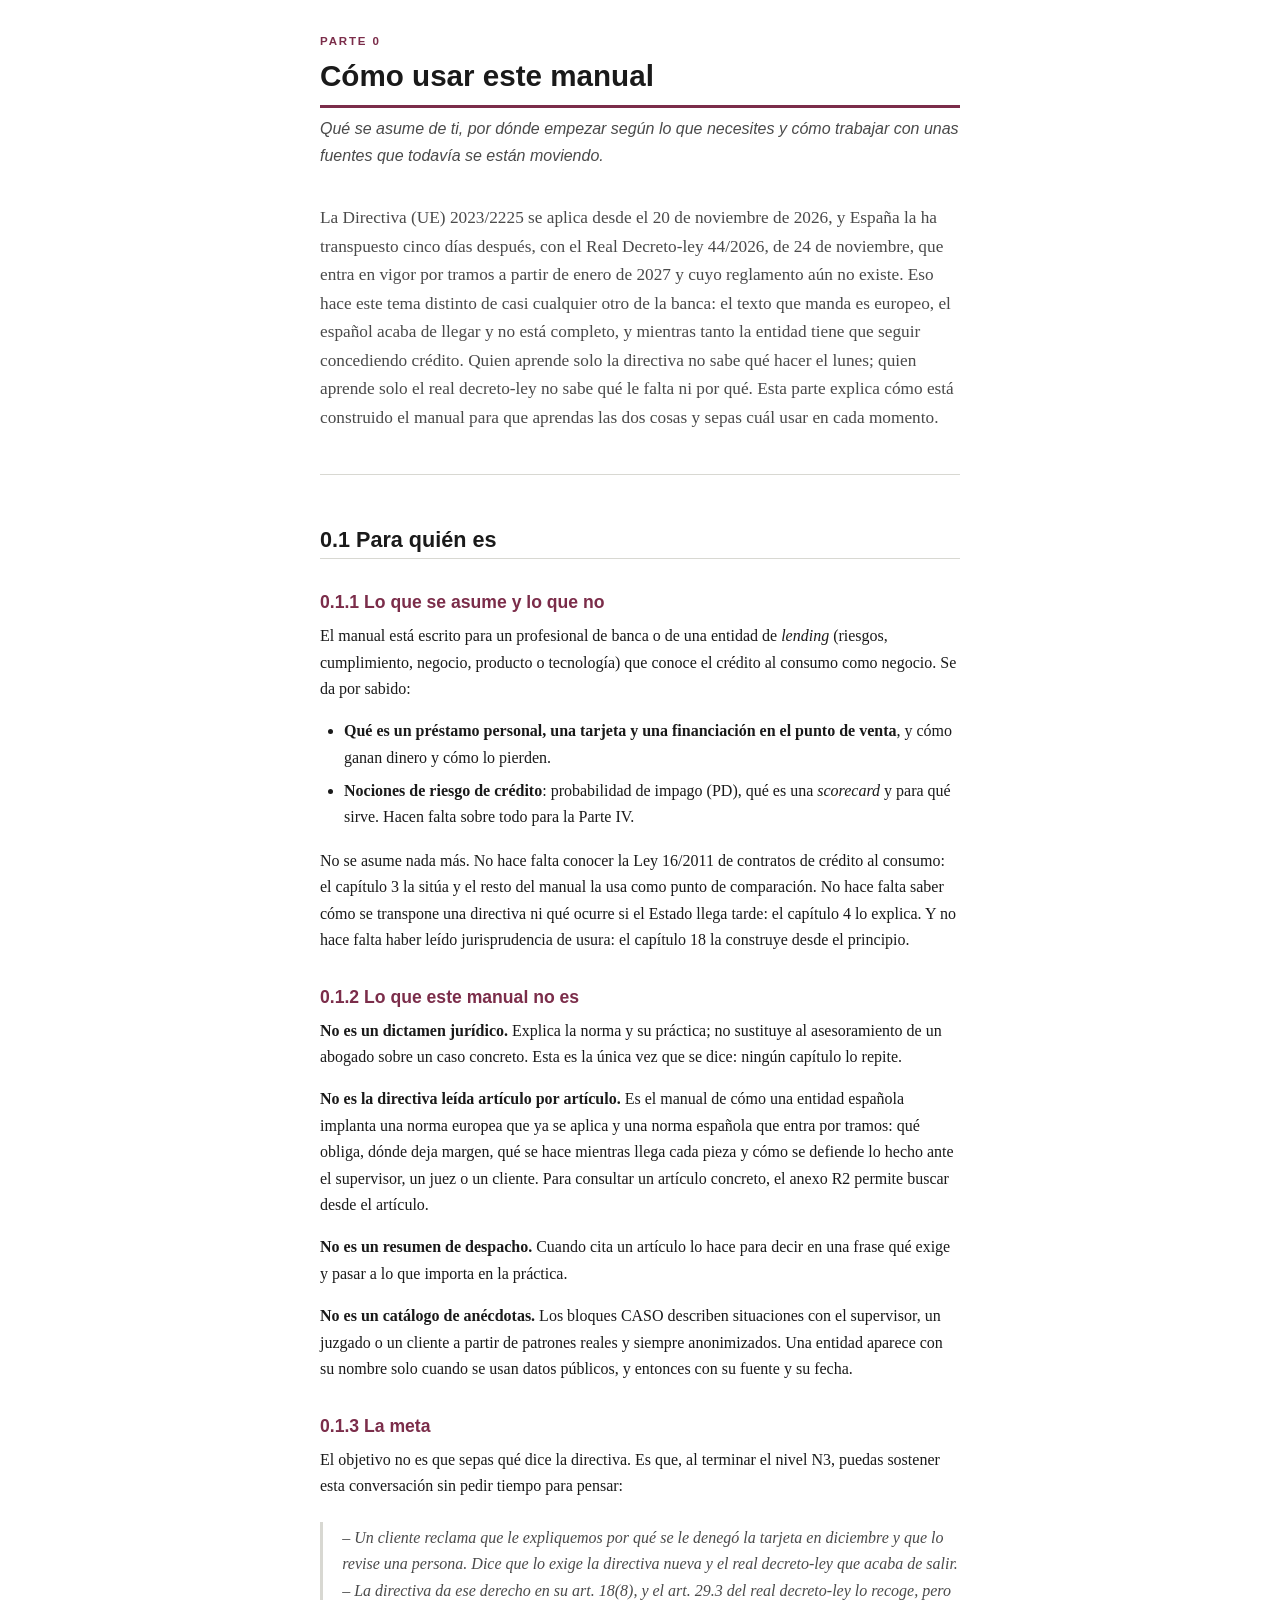
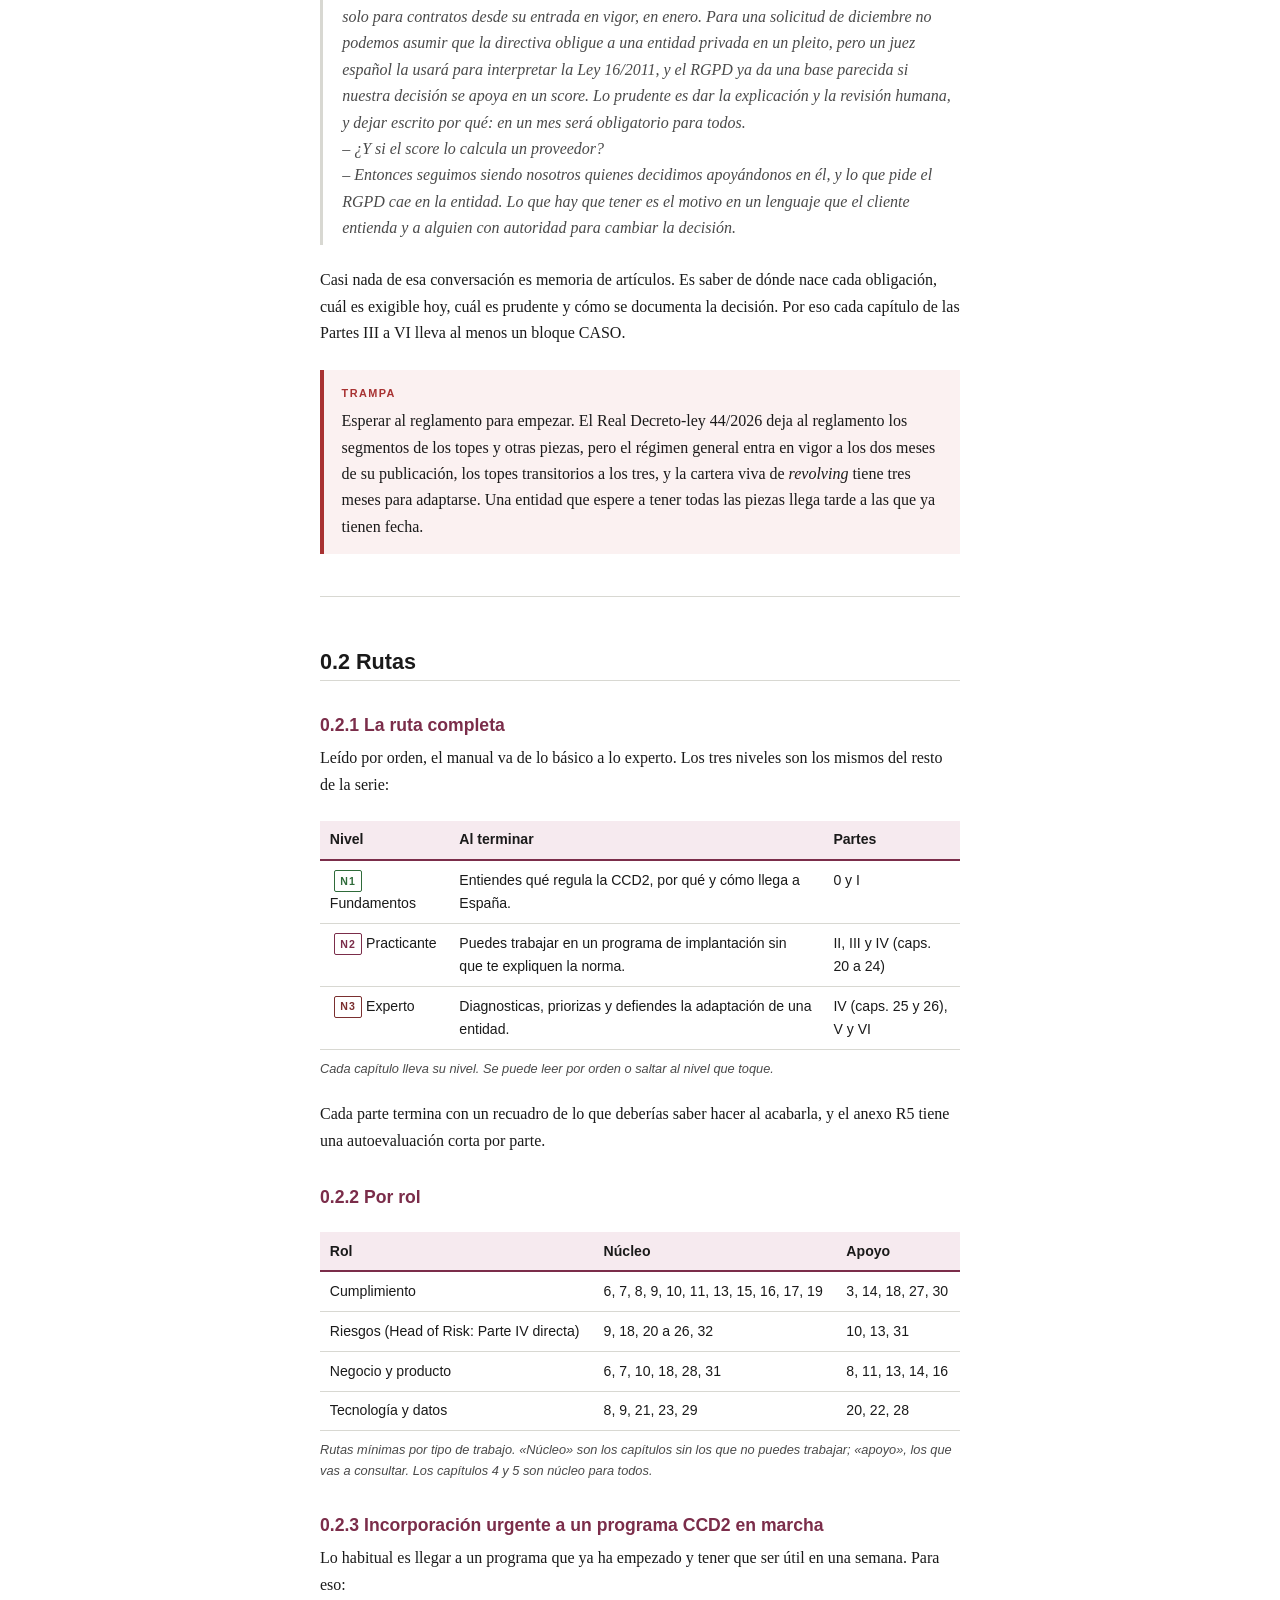
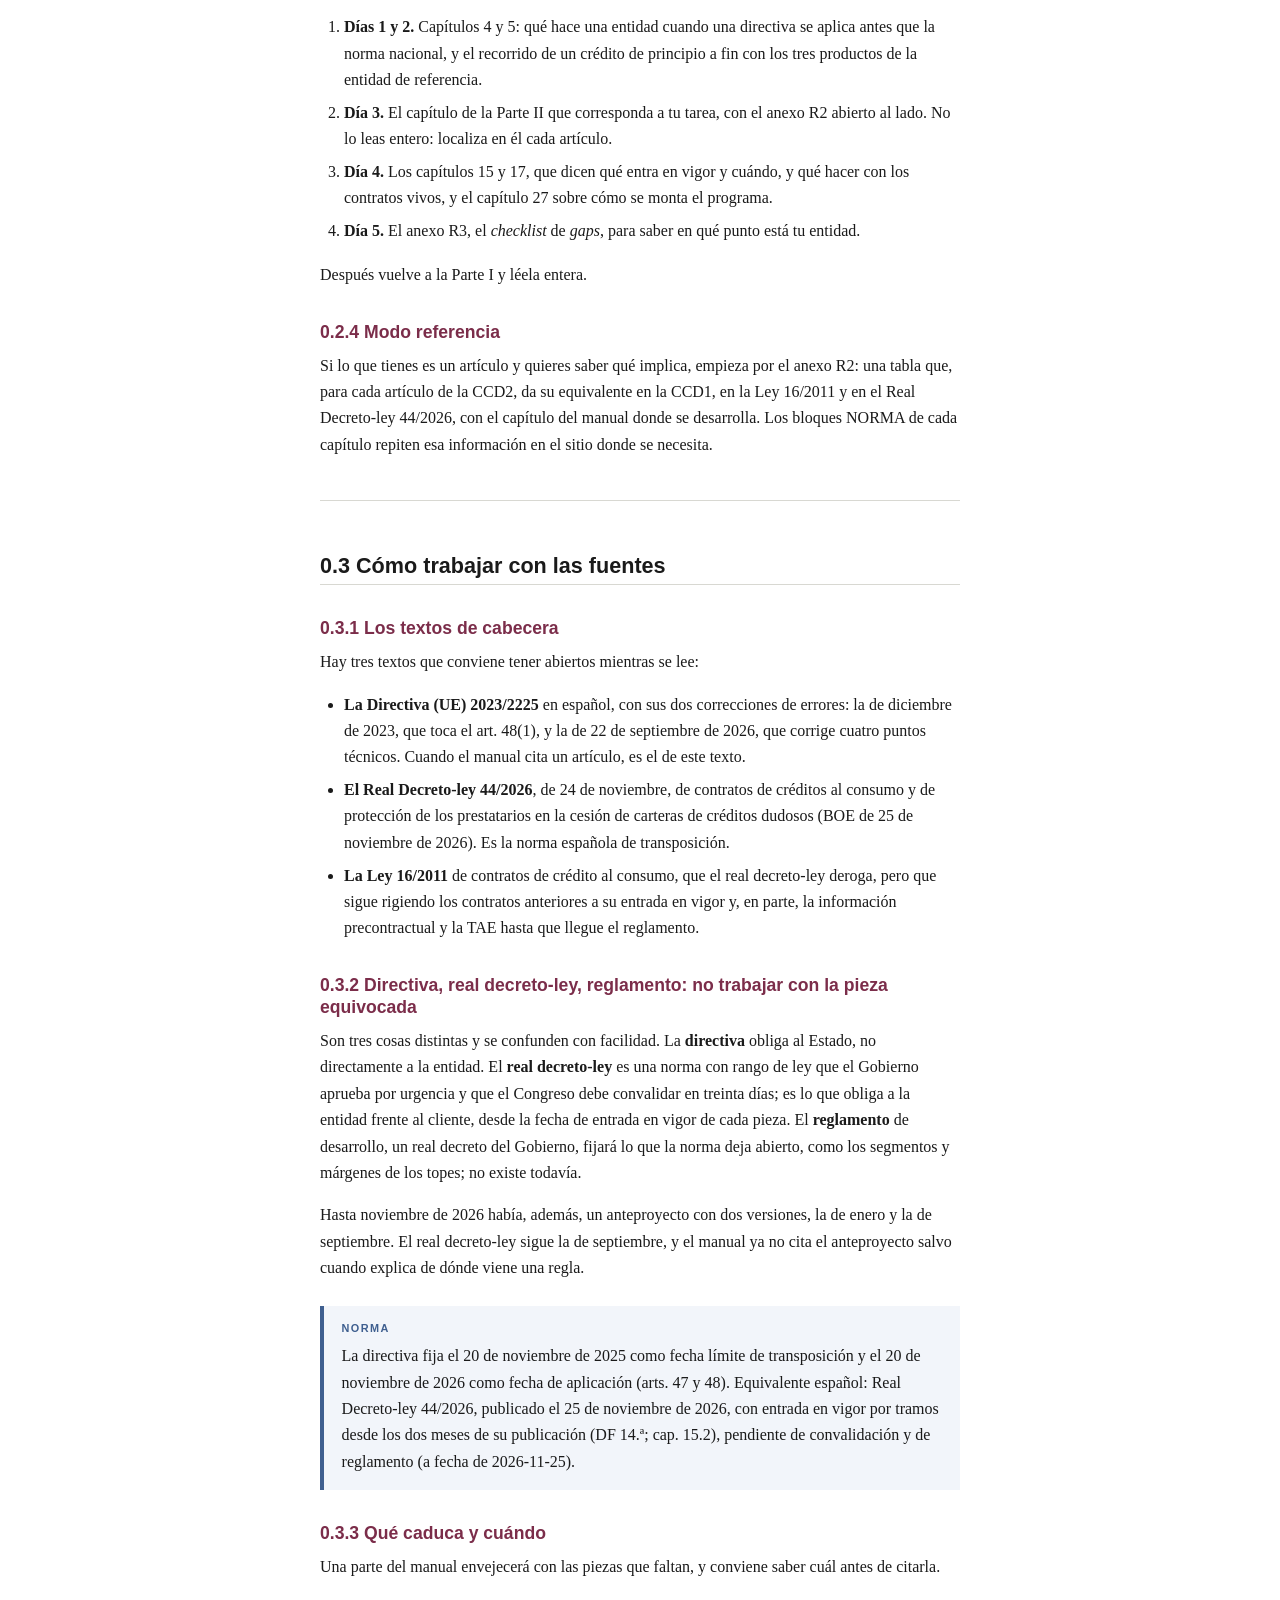
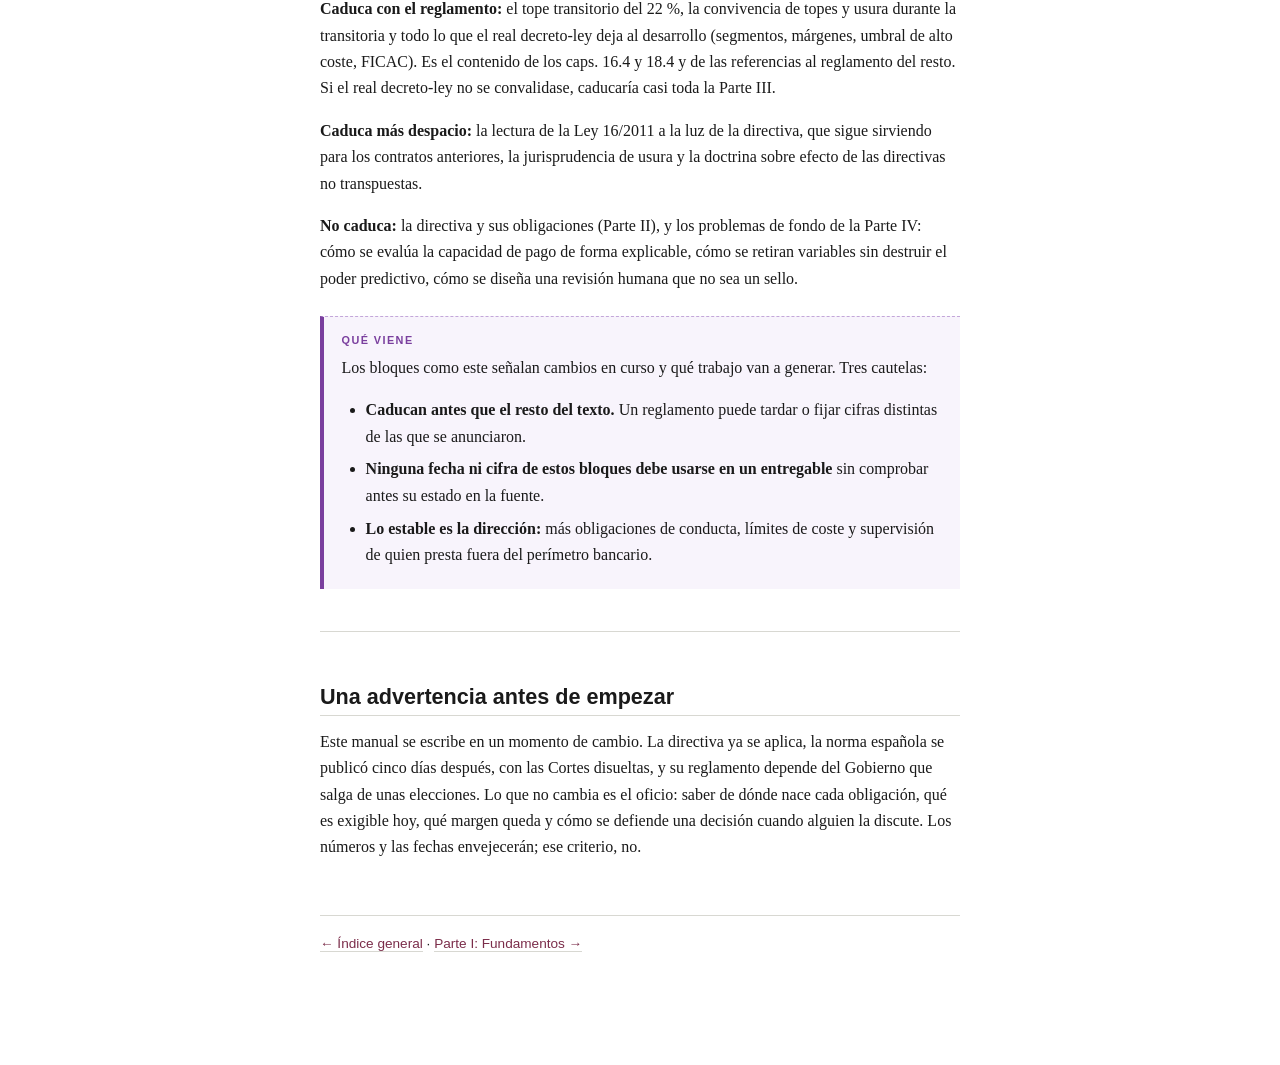
<file: manual/parte-00.html>
<!DOCTYPE html>
<html lang="es">
<head>
<meta charset="utf-8">
<meta name="viewport" content="width=device-width, initial-scale=1">
<title>Parte 0 · Cómo usar este manual</title>
<link rel="stylesheet" href="estilo.css">
</head>
<body>

<p class="eyebrow">Parte 0</p>
<h1>Cómo usar este manual</h1>
<p class="subtitulo">Qué se asume de ti, por dónde empezar según lo que necesites y cómo trabajar con unas fuentes que todavía se están moviendo.</p>

<p class="lead">La Directiva (UE) 2023/2225 se aplica desde el 20 de noviembre de 2026, y España la ha transpuesto cinco días después, con el Real Decreto-ley 44/2026, de 24 de noviembre, que entra en vigor por tramos a partir de enero de 2027 y cuyo reglamento aún no existe. Eso hace este tema distinto de casi cualquier otro de la banca: el texto que manda es europeo, el español acaba de llegar y no está completo, y mientras tanto la entidad tiene que seguir concediendo crédito. Quien aprende solo la directiva no sabe qué hacer el lunes; quien aprende solo el real decreto-ley no sabe qué le falta ni por qué. Esta parte explica cómo está construido el manual para que aprendas las dos cosas y sepas cuál usar en cada momento.</p>

<hr/>

<h2 id="s0-1">0.1 Para quién es</h2>

<h3 id="s0-1-1">0.1.1 Lo que se asume y lo que no</h3>

<p>El manual está escrito para un profesional de banca o de una entidad de <i>lending</i> (riesgos, cumplimiento, negocio, producto o tecnología) que conoce el crédito al consumo como negocio. Se da por sabido:</p>

<ul>
<li><strong>Qué es un préstamo personal, una tarjeta y una financiación en el punto de venta</strong>, y cómo ganan dinero y cómo lo pierden.</li>
<li><strong>Nociones de riesgo de crédito</strong>: probabilidad de impago (PD), qué es una <i>scorecard</i> y para qué sirve. Hacen falta sobre todo para la Parte IV.</li>
</ul>

<p>No se asume nada más. No hace falta conocer la Ley 16/2011 de contratos de crédito al consumo: el capítulo 3 la sitúa y el resto del manual la usa como punto de comparación. No hace falta saber cómo se transpone una directiva ni qué ocurre si el Estado llega tarde: el capítulo 4 lo explica. Y no hace falta haber leído jurisprudencia de usura: el capítulo 18 la construye desde el principio.</p>

<h3 id="s0-1-2">0.1.2 Lo que este manual no es</h3>

<p><strong>No es un dictamen jurídico.</strong> Explica la norma y su práctica; no sustituye al asesoramiento de un abogado sobre un caso concreto. Esta es la única vez que se dice: ningún capítulo lo repite.</p>

<p><strong>No es la directiva leída artículo por artículo.</strong> Es el manual de cómo una entidad española implanta una norma europea que ya se aplica y una norma española que entra por tramos: qué obliga, dónde deja margen, qué se hace mientras llega cada pieza y cómo se defiende lo hecho ante el supervisor, un juez o un cliente. Para consultar un artículo concreto, el anexo R2 permite buscar desde el artículo.</p>

<p><strong>No es un resumen de despacho.</strong> Cuando cita un artículo lo hace para decir en una frase qué exige y pasar a lo que importa en la práctica.</p>

<p><strong>No es un catálogo de anécdotas.</strong> Los bloques CASO describen situaciones con el supervisor, un juzgado o un cliente a partir de patrones reales y siempre anonimizados. Una entidad aparece con su nombre solo cuando se usan datos públicos, y entonces con su fuente y su fecha.</p>

<h3 id="s0-1-3">0.1.3 La meta</h3>

<p>El objetivo no es que sepas qué dice la directiva. Es que, al terminar el nivel N3, puedas sostener esta conversación sin pedir tiempo para pensar:</p>

<blockquote>
&ndash; Un cliente reclama que le expliquemos por qué se le denegó la tarjeta en diciembre y que lo revise una persona. Dice que lo exige la directiva nueva y el real decreto-ley que acaba de salir.<br/>
&ndash; La directiva da ese derecho en su art. 18(8), y el art. 29.3 del real decreto-ley lo recoge, pero solo para contratos desde su entrada en vigor, en enero. Para una solicitud de diciembre no podemos asumir que la directiva obligue a una entidad privada en un pleito, pero un juez español la usará para interpretar la Ley 16/2011, y el RGPD ya da una base parecida si nuestra decisión se apoya en un <i>score</i>. Lo prudente es dar la explicación y la revisión humana, y dejar escrito por qué: en un mes será obligatorio para todos.<br/>
&ndash; ¿Y si el <i>score</i> lo calcula un proveedor?<br/>
&ndash; Entonces seguimos siendo nosotros quienes decidimos apoyándonos en él, y lo que pide el RGPD cae en la entidad. Lo que hay que tener es el motivo en un lenguaje que el cliente entienda y a alguien con autoridad para cambiar la decisión.
</blockquote>

<p>Casi nada de esa conversación es memoria de artículos. Es saber de dónde nace cada obligación, cuál es exigible hoy, cuál es prudente y cómo se documenta la decisión. Por eso cada capítulo de las Partes III a VI lleva al menos un bloque CASO.</p>

<div class="bloque b-trampa">
<span class="etiqueta">Trampa</span>
<p>Esperar al reglamento para empezar. El Real Decreto-ley 44/2026 deja al reglamento los segmentos de los topes y otras piezas, pero el régimen general entra en vigor a los dos meses de su publicación, los topes transitorios a los tres, y la cartera viva de <i>revolving</i> tiene tres meses para adaptarse. Una entidad que espere a tener todas las piezas llega tarde a las que ya tienen fecha.</p>
</div>

<hr/>

<h2 id="s0-2">0.2 Rutas</h2>

<h3 id="s0-2-1">0.2.1 La ruta completa</h3>

<p>Leído por orden, el manual va de lo básico a lo experto. Los tres niveles son los mismos del resto de la serie:</p>

<div class="tabla-scroll">
<table>
<caption>Cada capítulo lleva su nivel. Se puede leer por orden o saltar al nivel que toque.</caption>
<thead><tr><th>Nivel</th><th>Al terminar</th><th>Partes</th></tr></thead>
<tbody>
<tr><td><span class="nivel n1">N1</span> Fundamentos</td><td>Entiendes qué regula la CCD2, por qué y cómo llega a España.</td><td>0 y I</td></tr>
<tr><td><span class="nivel n2">N2</span> Practicante</td><td>Puedes trabajar en un programa de implantación sin que te expliquen la norma.</td><td>II, III y IV (caps. 20 a 24)</td></tr>
<tr><td><span class="nivel n3">N3</span> Experto</td><td>Diagnosticas, priorizas y defiendes la adaptación de una entidad.</td><td>IV (caps. 25 y 26), V y VI</td></tr>
</tbody>
</table>
</div>

<p>Cada parte termina con un recuadro de lo que deberías saber hacer al acabarla, y el anexo R5 tiene una autoevaluación corta por parte.</p>

<h3 id="s0-2-2">0.2.2 Por rol</h3>

<div class="tabla-scroll">
<table>
<caption>Rutas mínimas por tipo de trabajo. «Núcleo» son los capítulos sin los que no puedes trabajar; «apoyo», los que vas a consultar. Los capítulos 4 y 5 son núcleo para todos.</caption>
<thead><tr><th>Rol</th><th>Núcleo</th><th>Apoyo</th></tr></thead>
<tbody>
<tr><td>Cumplimiento</td><td>6, 7, 8, 9, 10, 11, 13, 15, 16, 17, 19</td><td>3, 14, 18, 27, 30</td></tr>
<tr><td>Riesgos (Head of Risk: Parte IV directa)</td><td>9, 18, 20 a 26, 32</td><td>10, 13, 31</td></tr>
<tr><td>Negocio y producto</td><td>6, 7, 10, 18, 28, 31</td><td>8, 11, 13, 14, 16</td></tr>
<tr><td>Tecnología y datos</td><td>8, 9, 21, 23, 29</td><td>20, 22, 28</td></tr>
</tbody>
</table>
</div>

<h3 id="s0-2-3">0.2.3 Incorporación urgente a un programa CCD2 en marcha</h3>

<p>Lo habitual es llegar a un programa que ya ha empezado y tener que ser útil en una semana. Para eso:</p>

<ol>
<li><strong>Días 1 y 2.</strong> Capítulos 4 y 5: qué hace una entidad cuando una directiva se aplica antes que la norma nacional, y el recorrido de un crédito de principio a fin con los tres productos de la entidad de referencia.</li>
<li><strong>Día 3.</strong> El capítulo de la Parte II que corresponda a tu tarea, con el anexo R2 abierto al lado. No lo leas entero: localiza en él cada artículo.</li>
<li><strong>Día 4.</strong> Los capítulos 15 y 17, que dicen qué entra en vigor y cuándo, y qué hacer con los contratos vivos, y el capítulo 27 sobre cómo se monta el programa.</li>
<li><strong>Día 5.</strong> El anexo R3, el <i>checklist</i> de <i>gaps</i>, para saber en qué punto está tu entidad.</li>
</ol>

<p>Después vuelve a la Parte I y léela entera.</p>

<h3 id="s0-2-4">0.2.4 Modo referencia</h3>

<p>Si lo que tienes es un artículo y quieres saber qué implica, empieza por el anexo R2: una tabla que, para cada artículo de la CCD2, da su equivalente en la CCD1, en la Ley 16/2011 y en el Real Decreto-ley 44/2026, con el capítulo del manual donde se desarrolla. Los bloques NORMA de cada capítulo repiten esa información en el sitio donde se necesita.</p>

<hr/>

<h2 id="s0-3">0.3 Cómo trabajar con las fuentes</h2>

<h3 id="s0-3-1">0.3.1 Los textos de cabecera</h3>

<p>Hay tres textos que conviene tener abiertos mientras se lee:</p>

<ul>
<li><strong>La Directiva (UE) 2023/2225</strong> en español, con sus dos correcciones de errores: la de diciembre de 2023, que toca el art. 48(1), y la de 22 de septiembre de 2026, que corrige cuatro puntos técnicos. Cuando el manual cita un artículo, es el de este texto.</li>
<li><strong>El Real Decreto-ley 44/2026</strong>, de 24 de noviembre, de contratos de créditos al consumo y de protección de los prestatarios en la cesión de carteras de créditos dudosos (BOE de 25 de noviembre de 2026). Es la norma española de transposición.</li>
<li><strong>La Ley 16/2011</strong> de contratos de crédito al consumo, que el real decreto-ley deroga, pero que sigue rigiendo los contratos anteriores a su entrada en vigor y, en parte, la información precontractual y la TAE hasta que llegue el reglamento.</li>
</ul>

<h3 id="s0-3-2">0.3.2 Directiva, real decreto-ley, reglamento: no trabajar con la pieza equivocada</h3>

<p>Son tres cosas distintas y se confunden con facilidad. La <strong>directiva</strong> obliga al Estado, no directamente a la entidad. El <strong>real decreto-ley</strong> es una norma con rango de ley que el Gobierno aprueba por urgencia y que el Congreso debe convalidar en treinta días; es lo que obliga a la entidad frente al cliente, desde la fecha de entrada en vigor de cada pieza. El <strong>reglamento</strong> de desarrollo, un real decreto del Gobierno, fijará lo que la norma deja abierto, como los segmentos y márgenes de los topes; no existe todavía.</p>

<p>Hasta noviembre de 2026 había, además, un anteproyecto con dos versiones, la de enero y la de septiembre. El real decreto-ley sigue la de septiembre, y el manual ya no cita el anteproyecto salvo cuando explica de dónde viene una regla.</p>

<div class="bloque b-norma">
<span class="etiqueta">Norma</span>
<p>La directiva fija el 20 de noviembre de 2025 como fecha límite de transposición y el 20 de noviembre de 2026 como fecha de aplicación (arts. 47 y 48). Equivalente español: Real Decreto-ley 44/2026, publicado el 25 de noviembre de 2026, con entrada en vigor por tramos desde los dos meses de su publicación (DF 14.ª; cap. 15.2), pendiente de convalidación y de reglamento (a fecha de 2026-11-25).</p>
</div>

<h3 id="s0-3-3">0.3.3 Qué caduca y cuándo</h3>

<p>Una parte del manual envejecerá con las piezas que faltan, y conviene saber cuál antes de citarla.</p>

<p><strong>Caduca con el reglamento:</strong> el tope transitorio del 22 %, la convivencia de topes y usura durante la transitoria y todo lo que el real decreto-ley deja al desarrollo (segmentos, márgenes, umbral de alto coste, FICAC). Es el contenido de los caps. 16.4 y 18.4 y de las referencias al reglamento del resto. Si el real decreto-ley no se convalidase, caducaría casi toda la Parte III.</p>

<p><strong>Caduca más despacio:</strong> la lectura de la Ley 16/2011 a la luz de la directiva, que sigue sirviendo para los contratos anteriores, la jurisprudencia de usura y la doctrina sobre efecto de las directivas no transpuestas.</p>

<p><strong>No caduca:</strong> la directiva y sus obligaciones (Parte II), y los problemas de fondo de la Parte IV: cómo se evalúa la capacidad de pago de forma explicable, cómo se retiran variables sin destruir el poder predictivo, cómo se diseña una revisión humana que no sea un sello.</p>

<div class="bloque b-viene">
<span class="etiqueta">Qué viene</span>
<p>Los bloques como este señalan cambios en curso y qué trabajo van a generar. Tres cautelas:</p>
<ul>
<li><strong>Caducan antes que el resto del texto.</strong> Un reglamento puede tardar o fijar cifras distintas de las que se anunciaron.</li>
<li><strong>Ninguna fecha ni cifra de estos bloques debe usarse en un entregable</strong> sin comprobar antes su estado en la fuente.</li>
<li><strong>Lo estable es la dirección:</strong> más obligaciones de conducta, límites de coste y supervisión de quien presta fuera del perímetro bancario.</li>
</ul>
</div>

<hr/>

<h2 id="s0-4">Una advertencia antes de empezar</h2>

<p>Este manual se escribe en un momento de cambio. La directiva ya se aplica, la norma española se publicó cinco días después, con las Cortes disueltas, y su reglamento depende del Gobierno que salga de unas elecciones. Lo que no cambia es el oficio: saber de dónde nace cada obligación, qué es exigible hoy, qué margen queda y cómo se defiende una decisión cuando alguien la discute. Los números y las fechas envejecerán; ese criterio, no.</p>

<nav class="nav">
<p><a href="index.html">← Índice general</a> · <a href="parte-01.html">Parte I: Fundamentos →</a></p>
</nav>

</body>
</html>
</file>
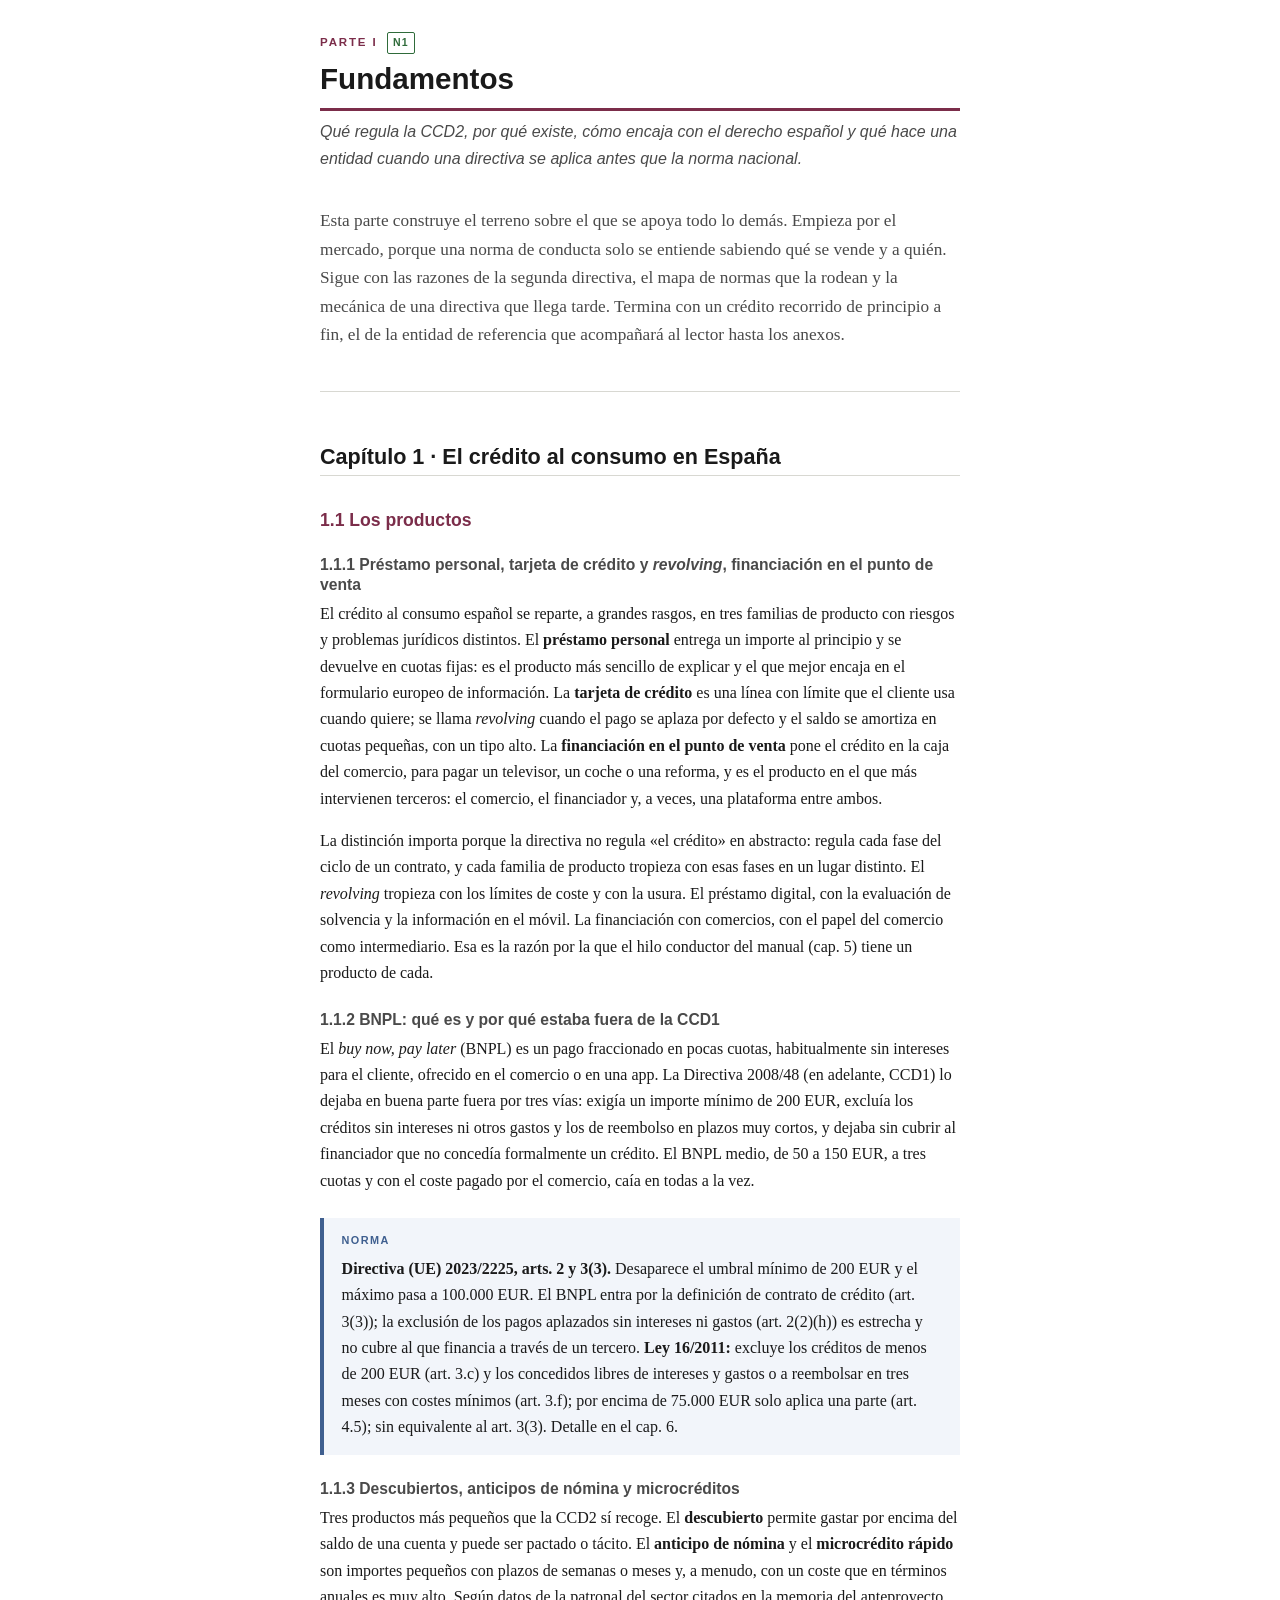
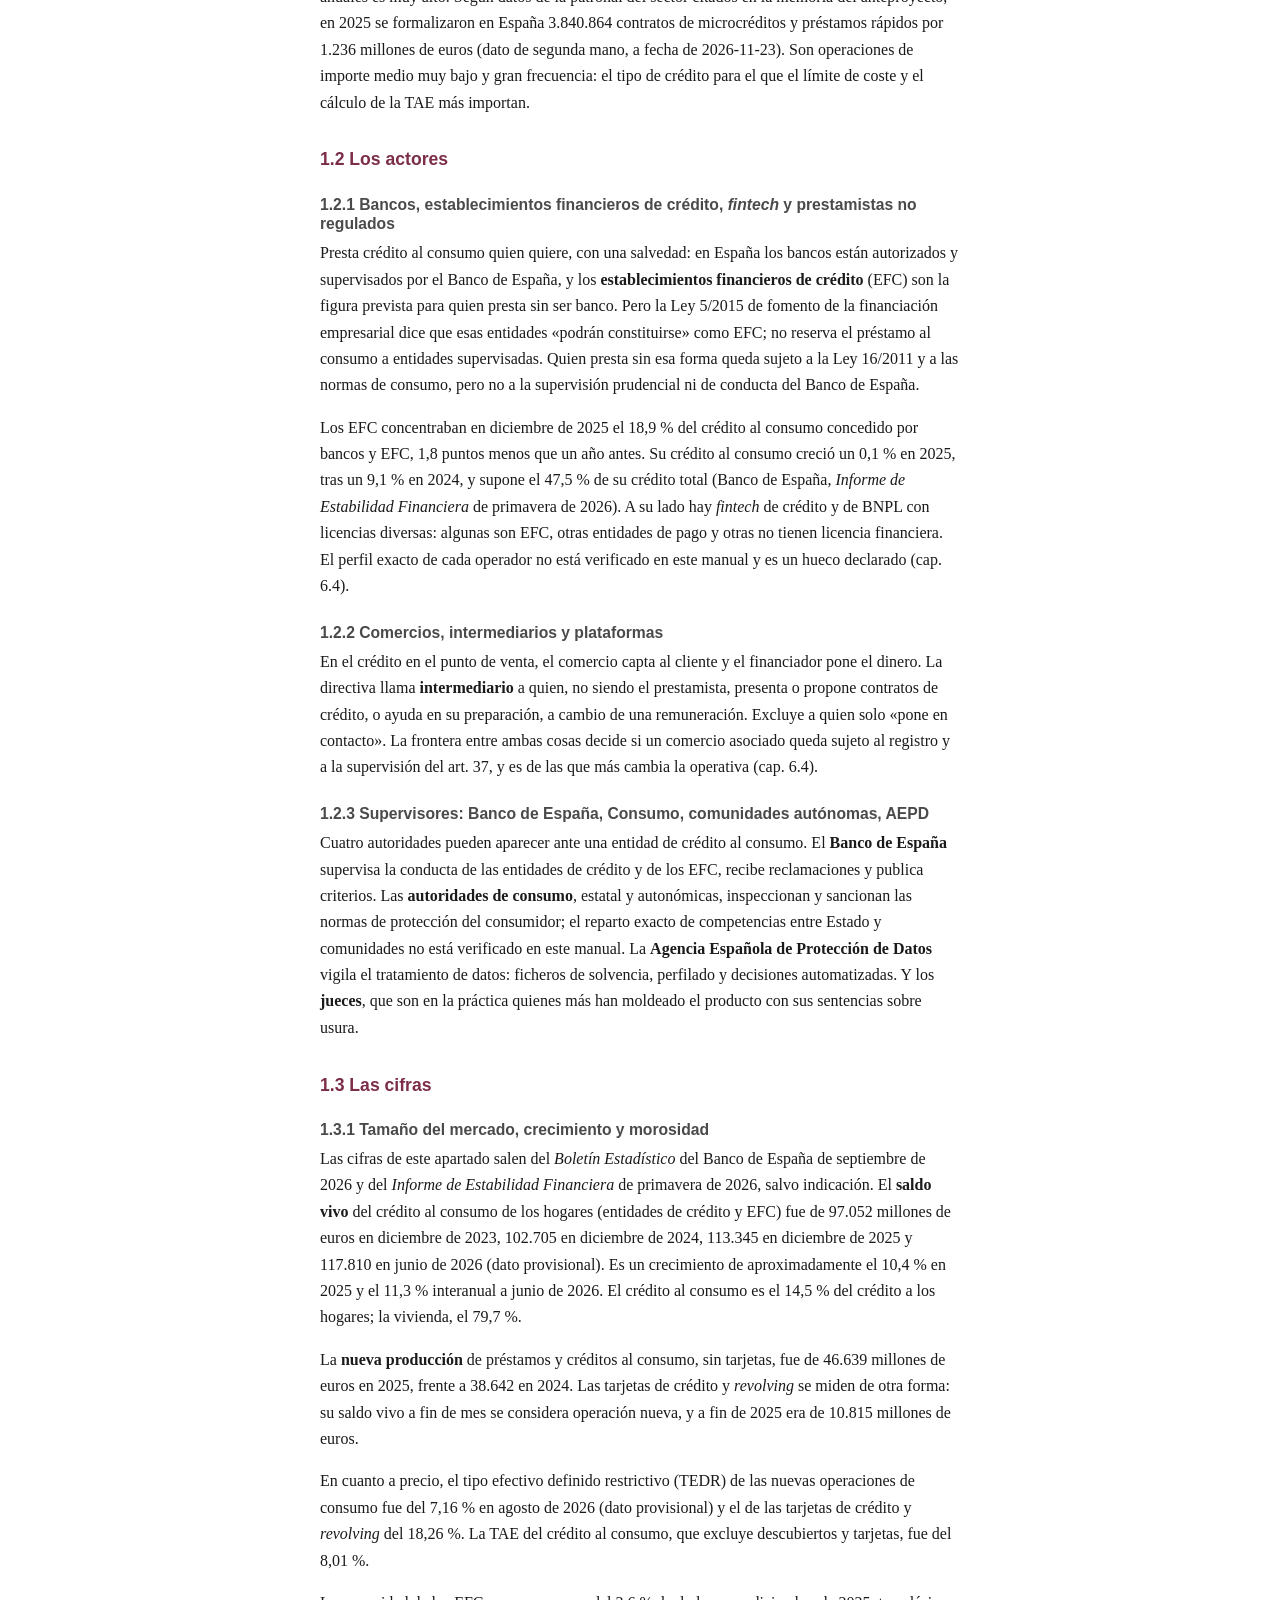
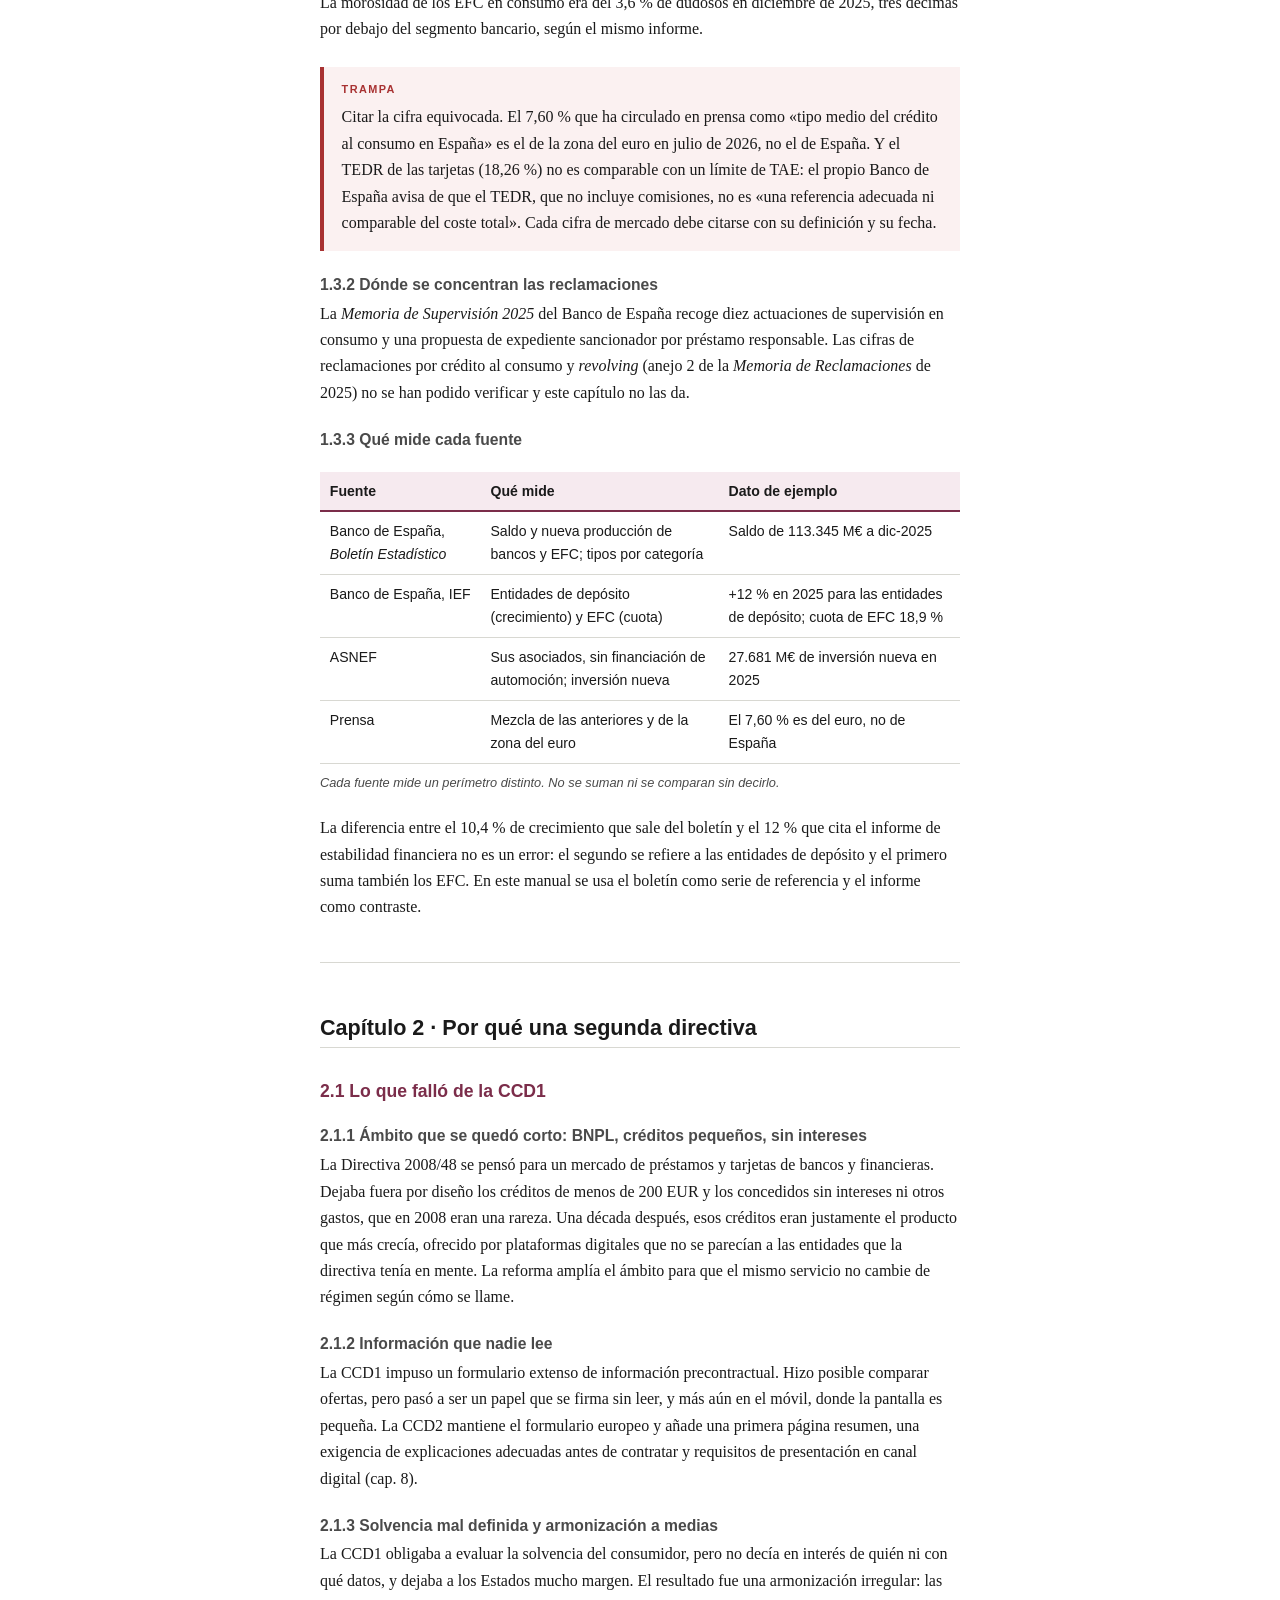
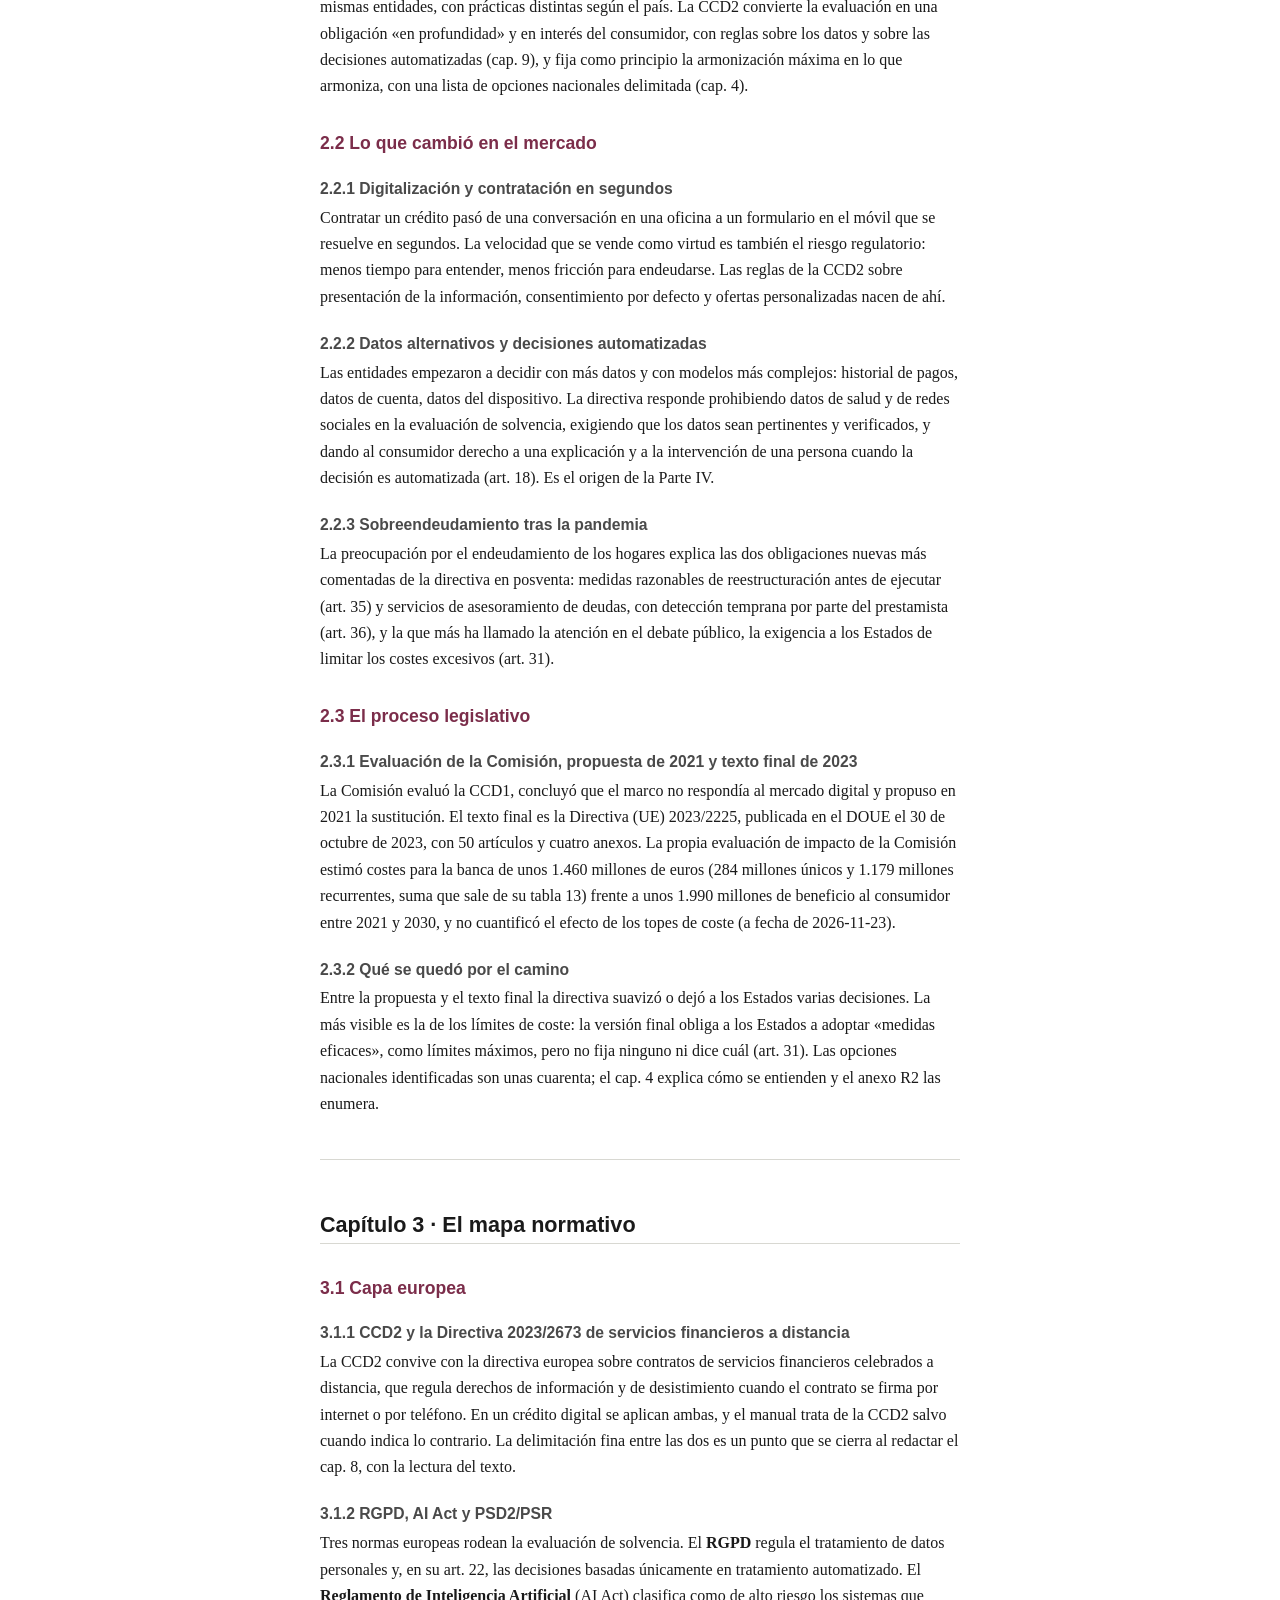
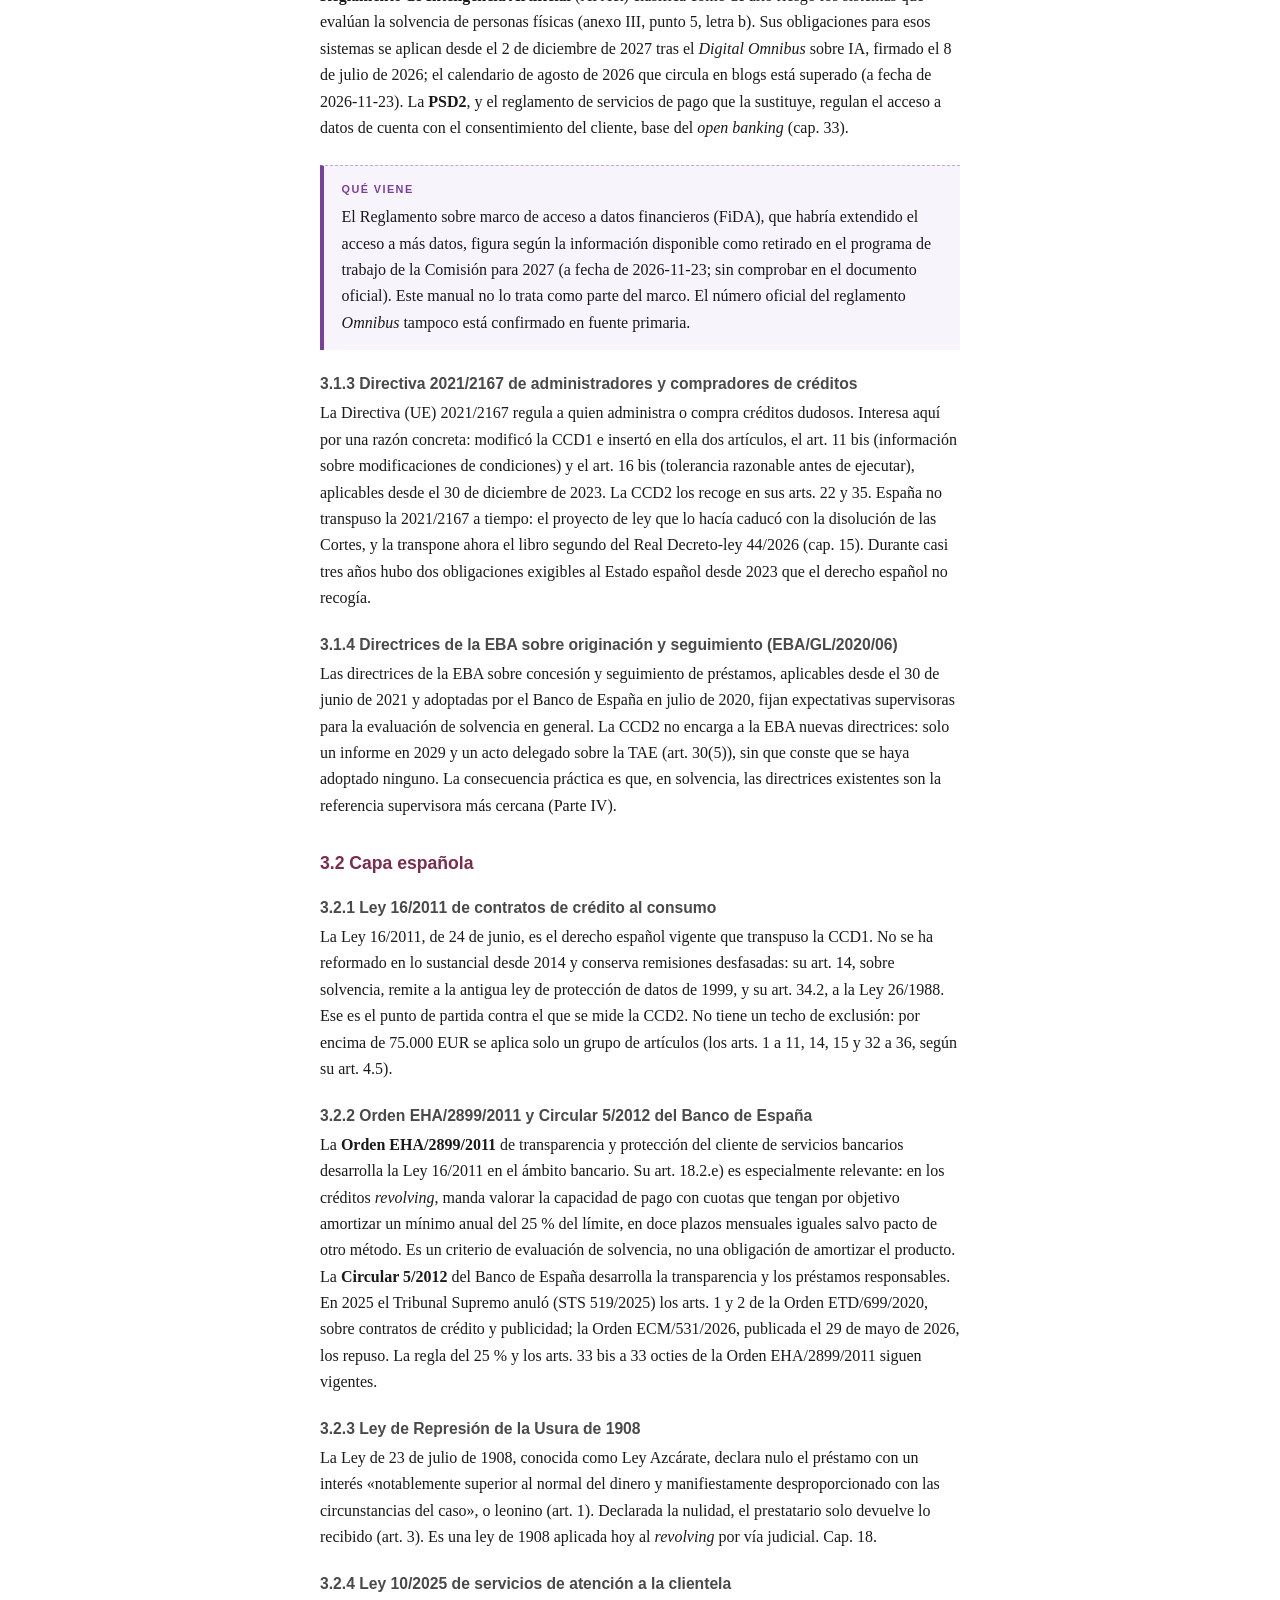
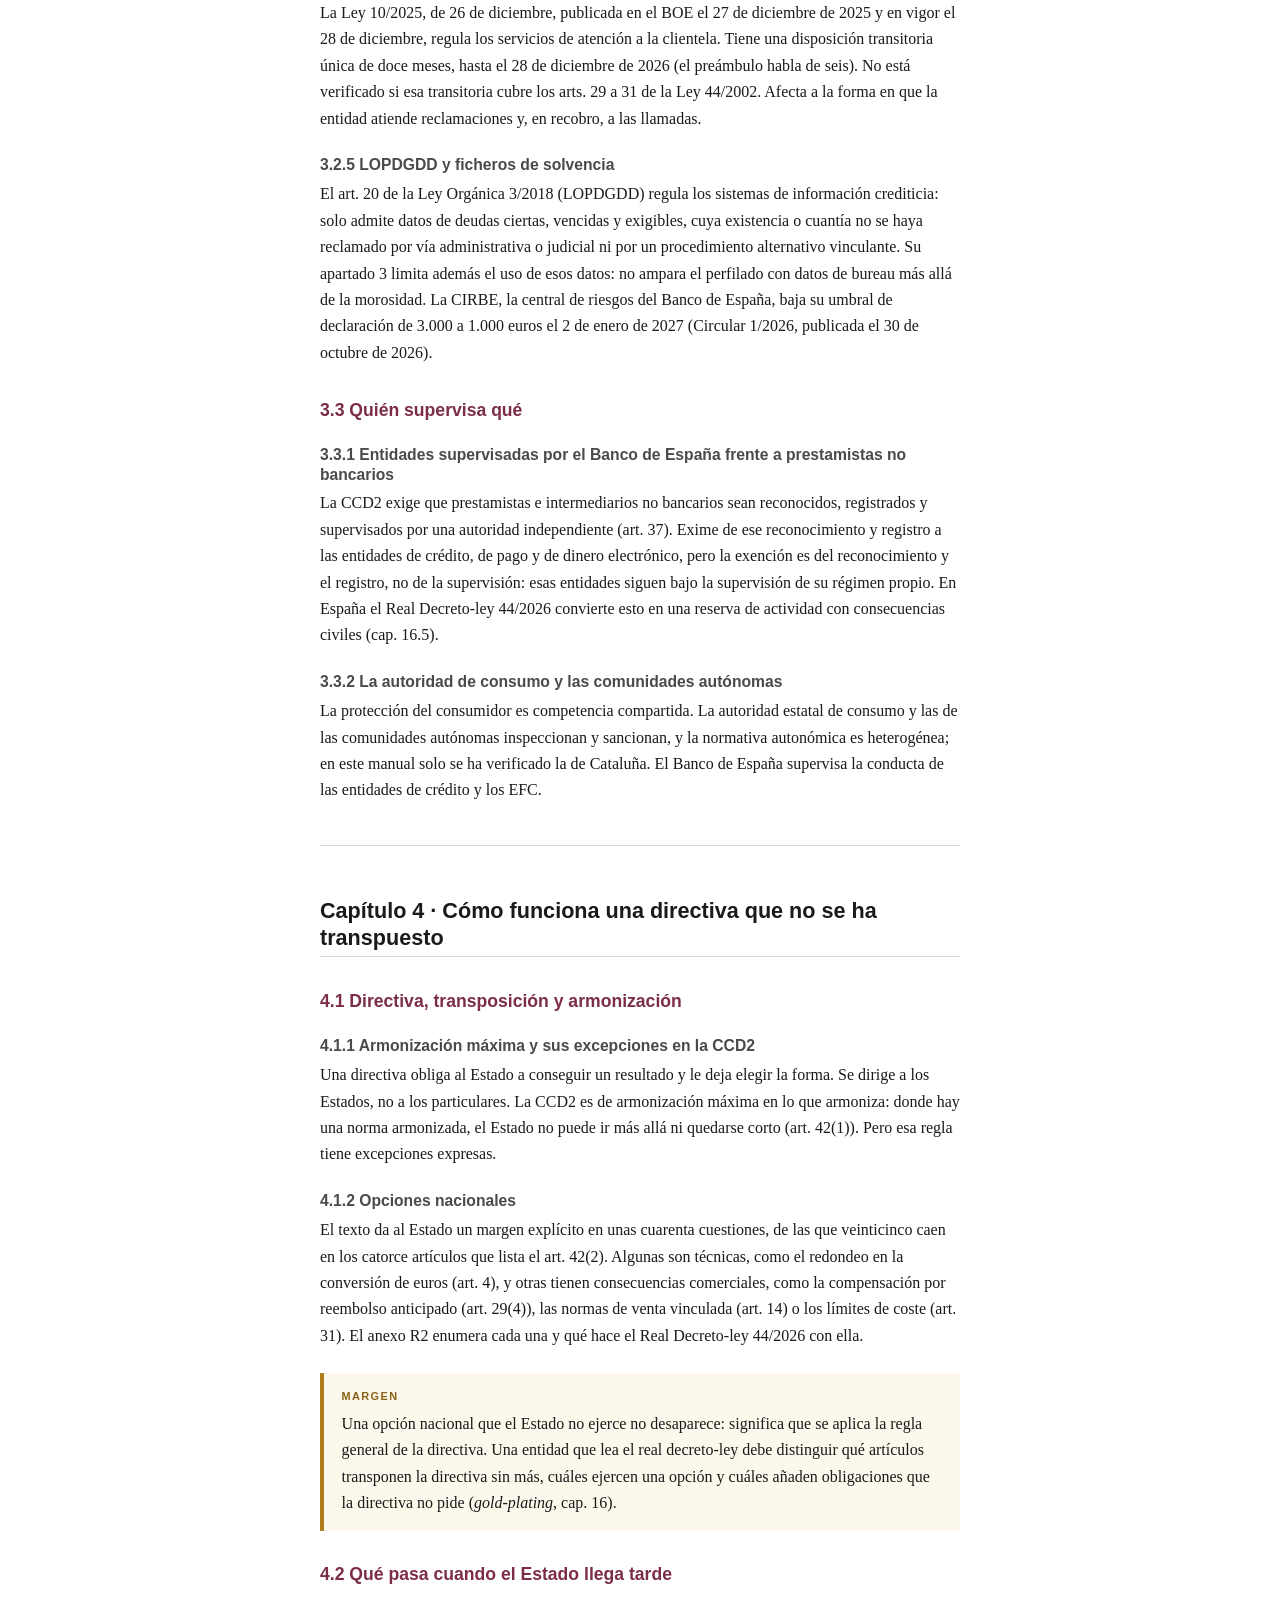
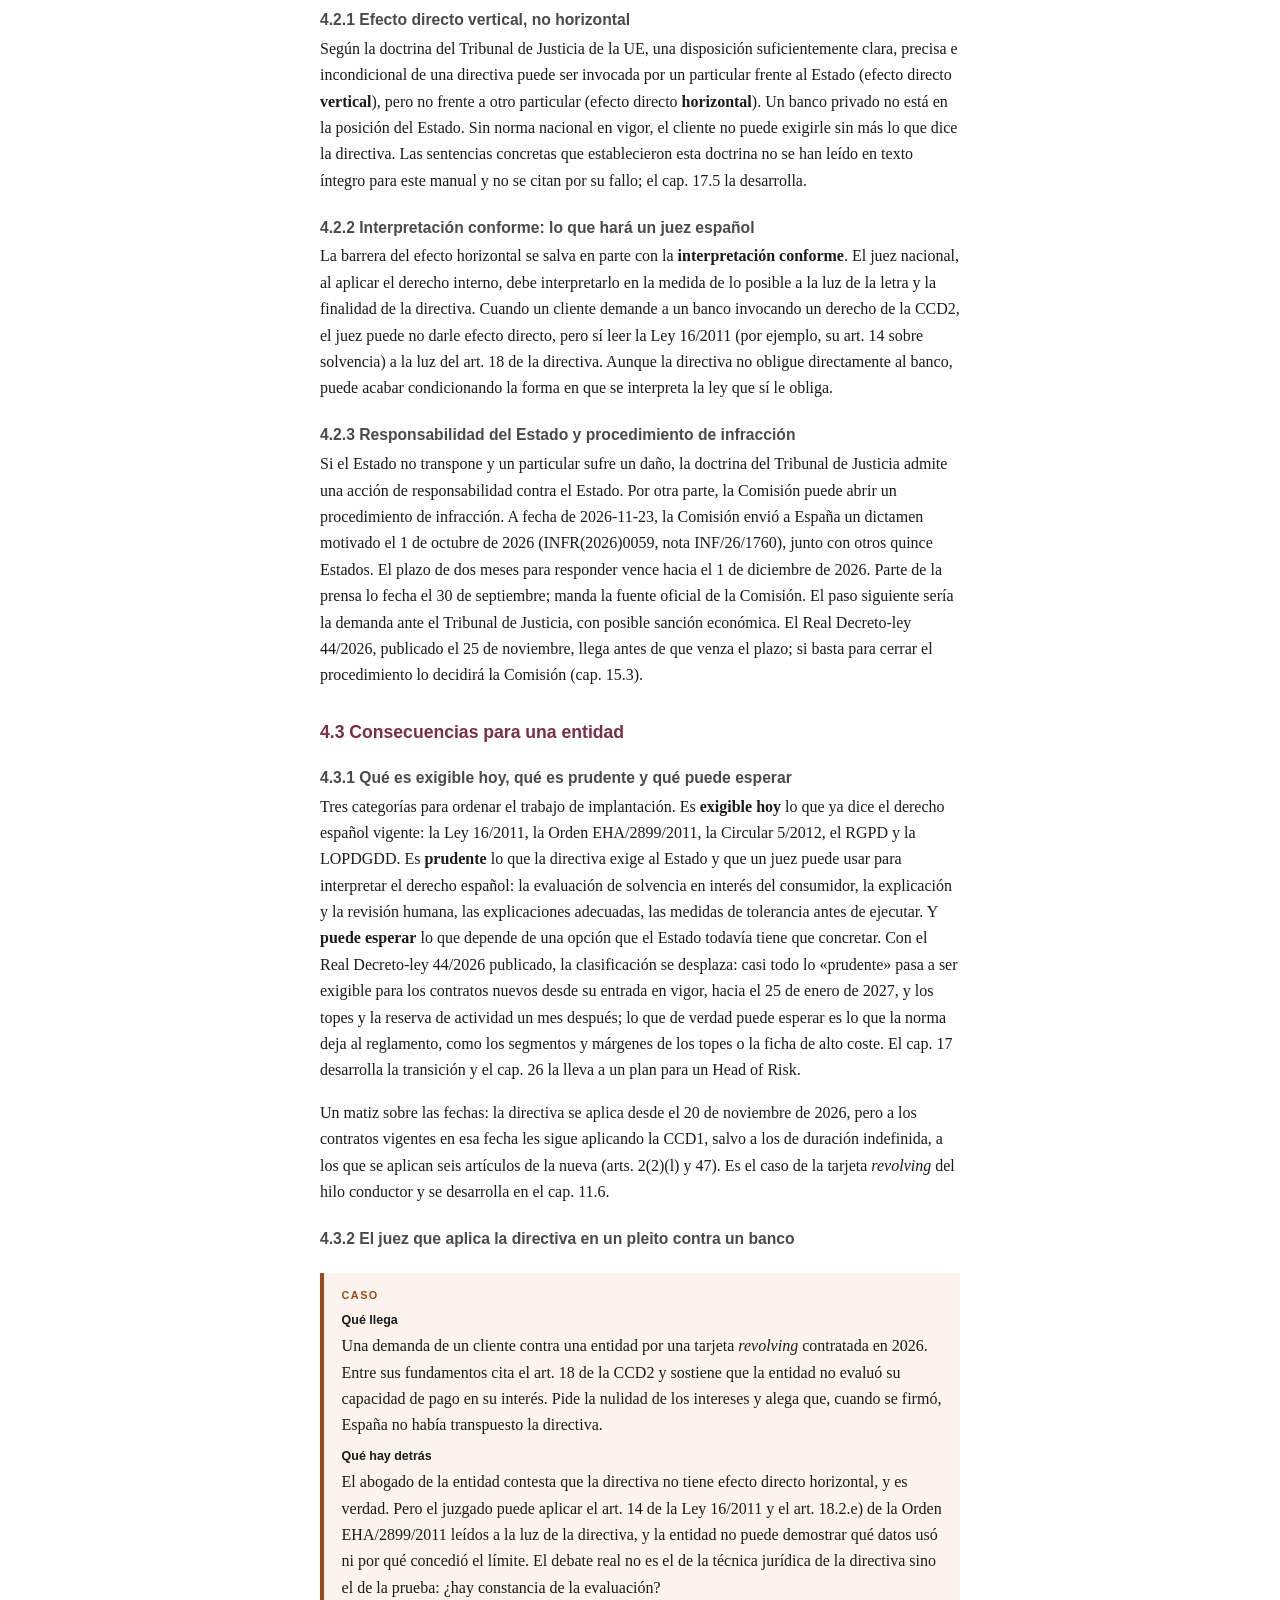
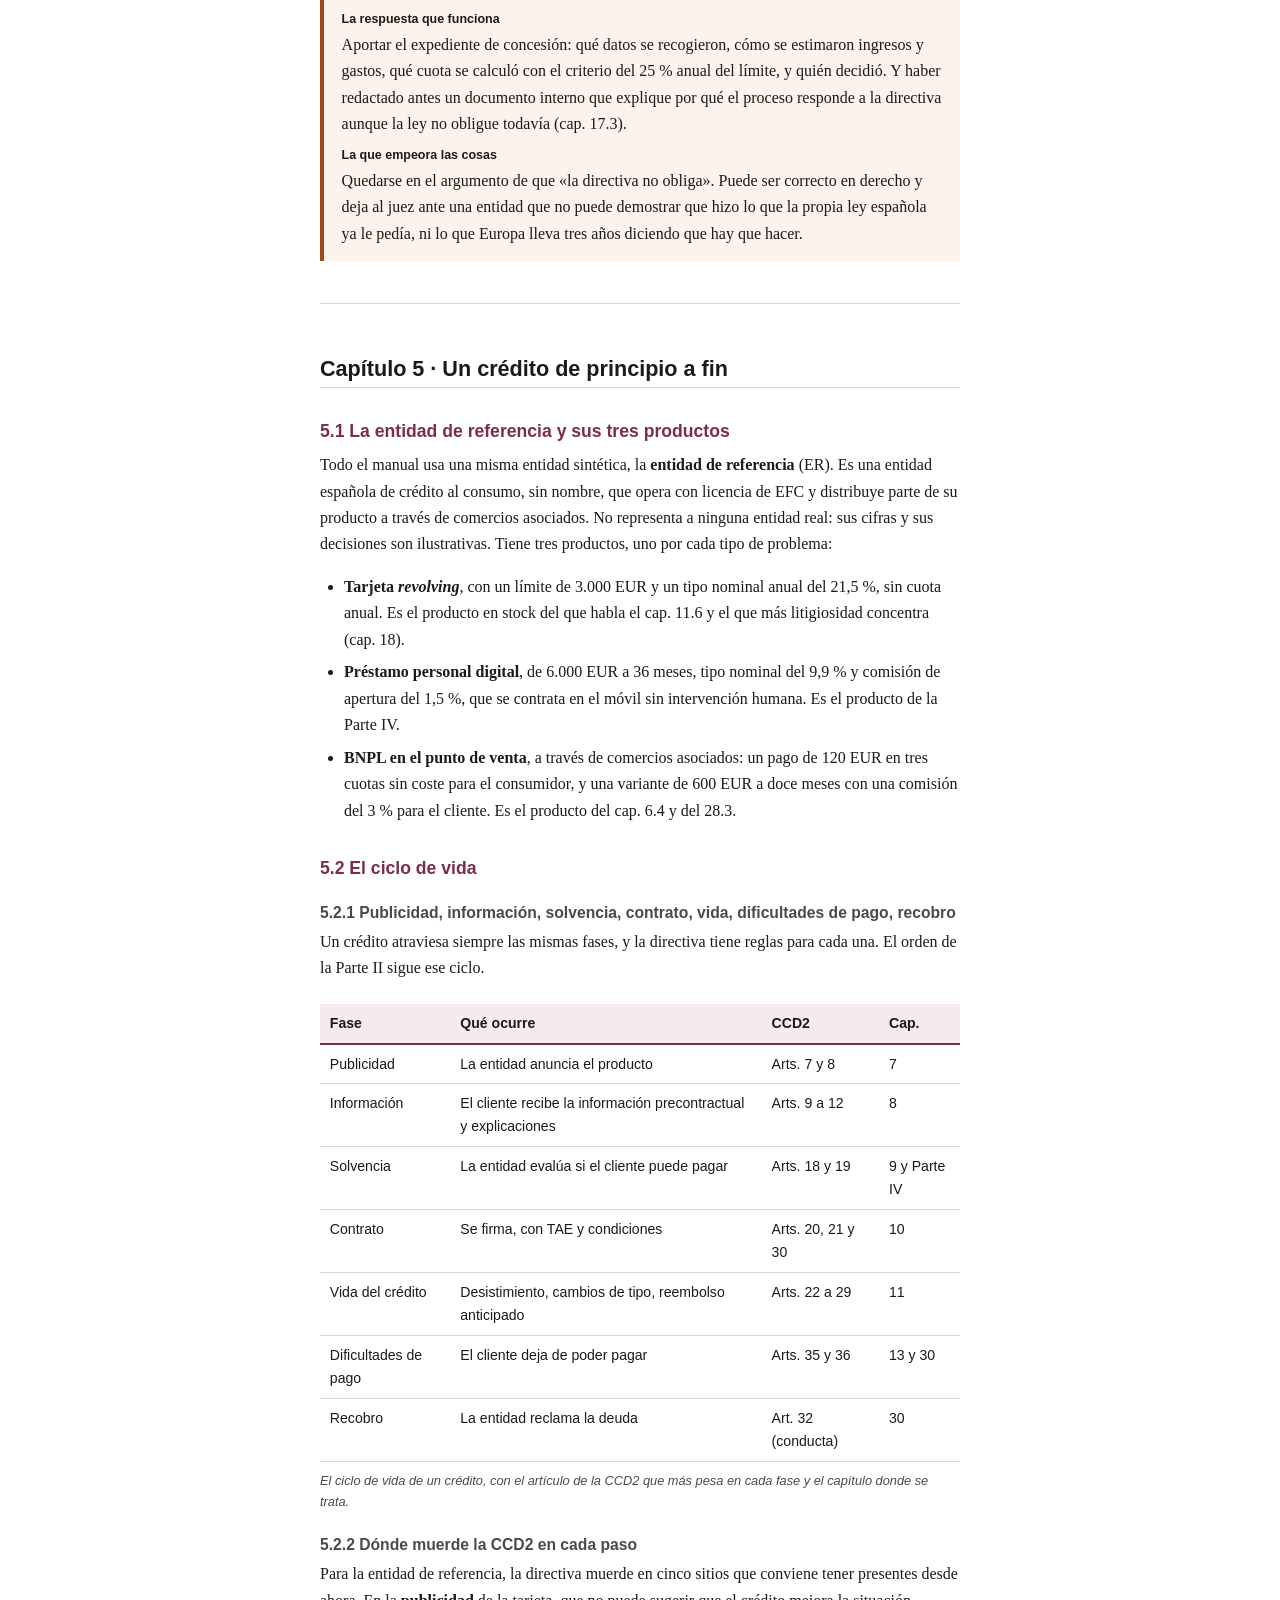
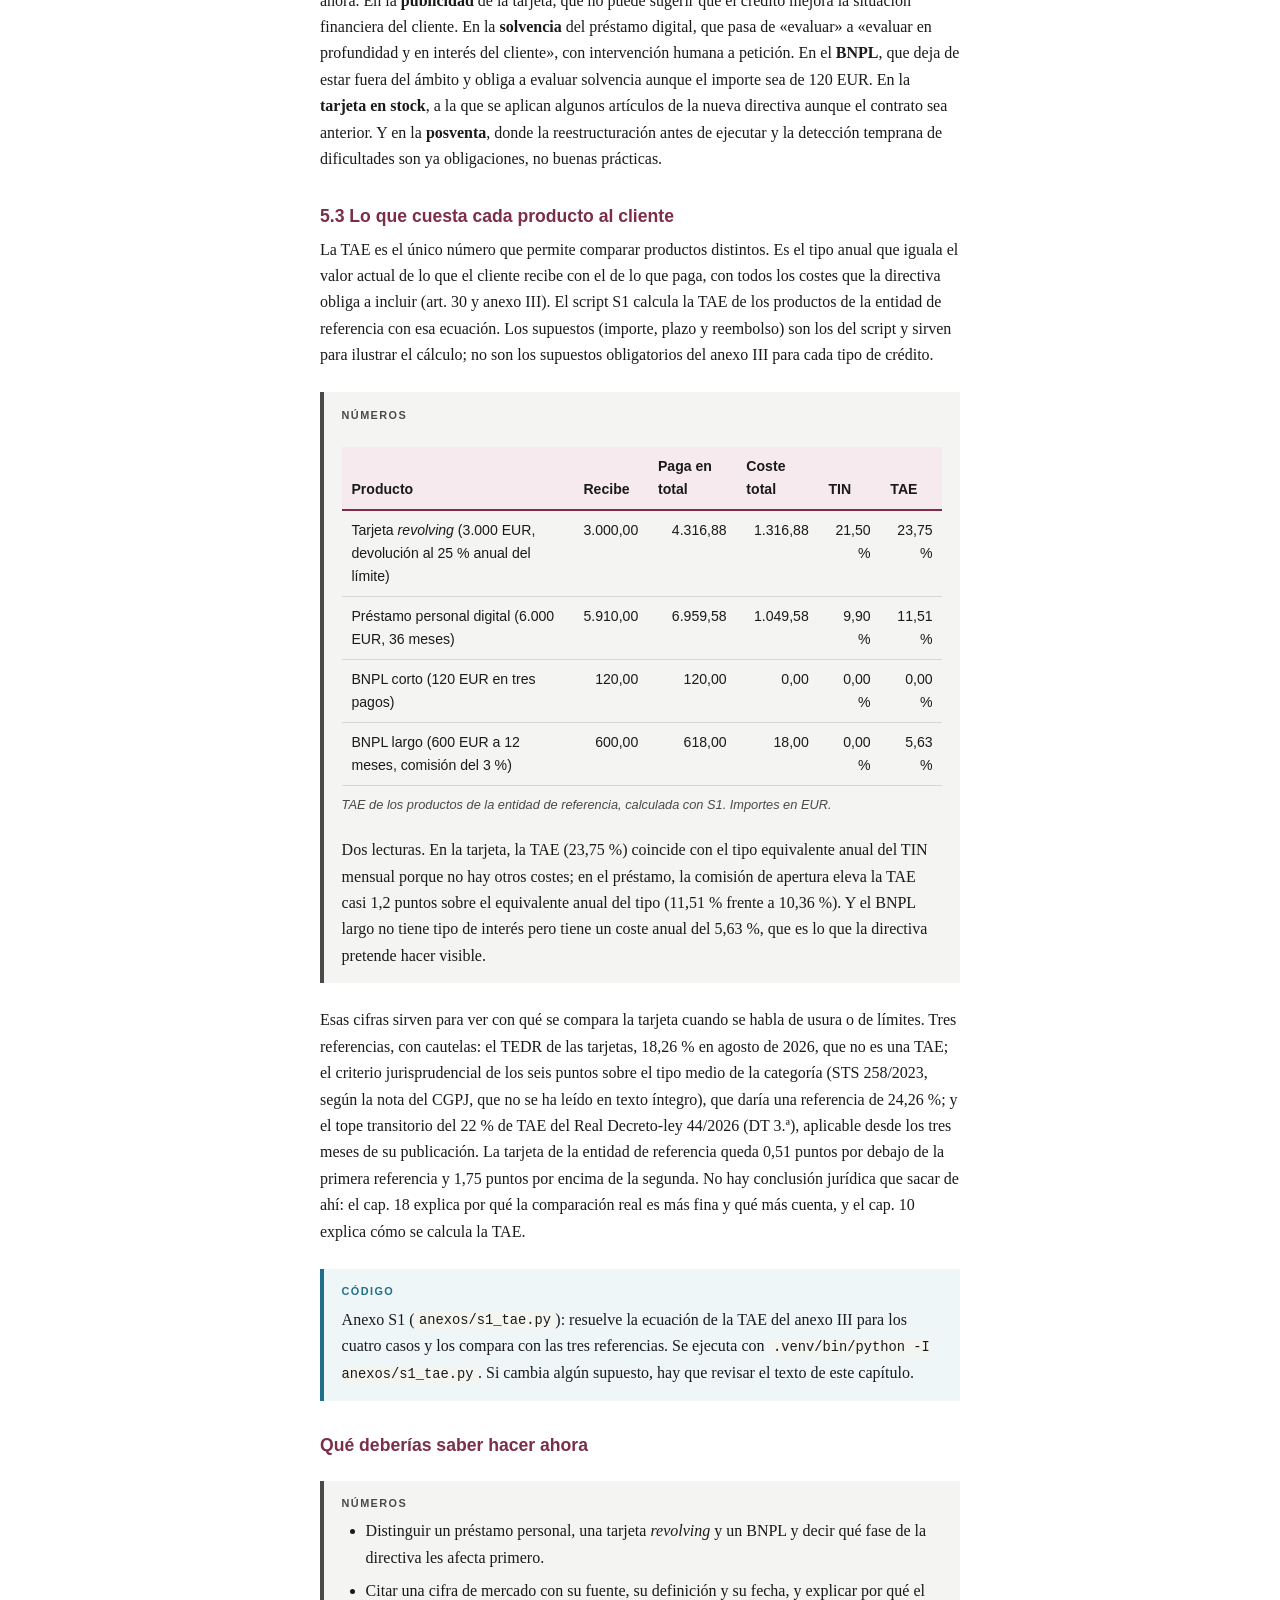
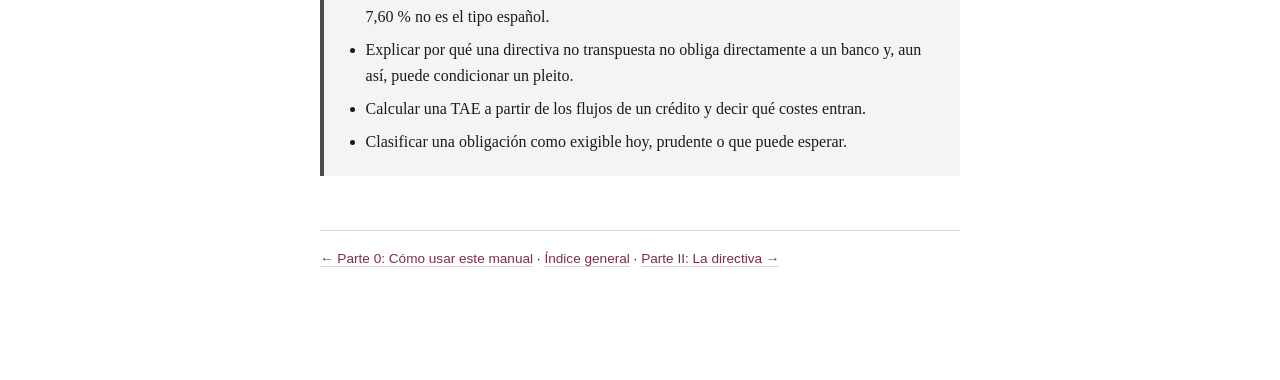
<file: manual/parte-01.html>
<!DOCTYPE html>
<html lang="es">
<head>
<meta charset="utf-8">
<meta name="viewport" content="width=device-width, initial-scale=1">
<title>Parte I · Fundamentos</title>
<link rel="stylesheet" href="estilo.css">
</head>
<body>

<p class="eyebrow">Parte I <span class="nivel n1">N1</span></p>
<h1>Fundamentos</h1>
<p class="subtitulo">Qué regula la CCD2, por qué existe, cómo encaja con el derecho español y qué hace una entidad cuando una directiva se aplica antes que la norma nacional.</p>

<p class="lead">Esta parte construye el terreno sobre el que se apoya todo lo demás. Empieza por el mercado, porque una norma de conducta solo se entiende sabiendo qué se vende y a quién. Sigue con las razones de la segunda directiva, el mapa de normas que la rodean y la mecánica de una directiva que llega tarde. Termina con un crédito recorrido de principio a fin, el de la entidad de referencia que acompañará al lector hasta los anexos.</p>

<hr/>

<h2 id="cap1">Capítulo 1 · El crédito al consumo en España</h2>

<h3 id="s1-1">1.1 Los productos</h3>

<h4 id="s1-1-1">1.1.1 Préstamo personal, tarjeta de crédito y <i>revolving</i>, financiación en el punto de venta</h4>

<p>El crédito al consumo español se reparte, a grandes rasgos, en tres familias de producto con riesgos y problemas jurídicos distintos. El <strong>préstamo personal</strong> entrega un importe al principio y se devuelve en cuotas fijas: es el producto más sencillo de explicar y el que mejor encaja en el formulario europeo de información. La <strong>tarjeta de crédito</strong> es una línea con límite que el cliente usa cuando quiere; se llama <i>revolving</i> cuando el pago se aplaza por defecto y el saldo se amortiza en cuotas pequeñas, con un tipo alto. La <strong>financiación en el punto de venta</strong> pone el crédito en la caja del comercio, para pagar un televisor, un coche o una reforma, y es el producto en el que más intervienen terceros: el comercio, el financiador y, a veces, una plataforma entre ambos.</p>

<p>La distinción importa porque la directiva no regula «el crédito» en abstracto: regula cada fase del ciclo de un contrato, y cada familia de producto tropieza con esas fases en un lugar distinto. El <i>revolving</i> tropieza con los límites de coste y con la usura. El préstamo digital, con la evaluación de solvencia y la información en el móvil. La financiación con comercios, con el papel del comercio como intermediario. Esa es la razón por la que el hilo conductor del manual (cap. 5) tiene un producto de cada.</p>

<h4 id="s1-1-2">1.1.2 BNPL: qué es y por qué estaba fuera de la CCD1</h4>

<p>El <i>buy now, pay later</i> (BNPL) es un pago fraccionado en pocas cuotas, habitualmente sin intereses para el cliente, ofrecido en el comercio o en una app. La Directiva 2008/48 (en adelante, CCD1) lo dejaba en buena parte fuera por tres vías: exigía un importe mínimo de 200 EUR, excluía los créditos sin intereses ni otros gastos y los de reembolso en plazos muy cortos, y dejaba sin cubrir al financiador que no concedía formalmente un crédito. El BNPL medio, de 50 a 150 EUR, a tres cuotas y con el coste pagado por el comercio, caía en todas a la vez.</p>

<div class="bloque b-norma">
<span class="etiqueta">Norma</span>
<p><strong>Directiva (UE) 2023/2225, arts. 2 y 3(3).</strong> Desaparece el umbral mínimo de 200 EUR y el máximo pasa a 100.000 EUR. El BNPL entra por la definición de contrato de crédito (art. 3(3)); la exclusión de los pagos aplazados sin intereses ni gastos (art. 2(2)(h)) es estrecha y no cubre al que financia a través de un tercero. <strong>Ley 16/2011:</strong> excluye los créditos de menos de 200 EUR (art. 3.c) y los concedidos libres de intereses y gastos o a reembolsar en tres meses con costes mínimos (art. 3.f); por encima de 75.000 EUR solo aplica una parte (art. 4.5); sin equivalente al art. 3(3). Detalle en el cap. 6.</p>
</div>

<h4 id="s1-1-3">1.1.3 Descubiertos, anticipos de nómina y microcréditos</h4>

<p>Tres productos más pequeños que la CCD2 sí recoge. El <strong>descubierto</strong> permite gastar por encima del saldo de una cuenta y puede ser pactado o tácito. El <strong>anticipo de nómina</strong> y el <strong>microcrédito rápido</strong> son importes pequeños con plazos de semanas o meses y, a menudo, con un coste que en términos anuales es muy alto. Según datos de la patronal del sector citados en la memoria del anteproyecto, en 2025 se formalizaron en España 3.840.864 contratos de microcréditos y préstamos rápidos por 1.236 millones de euros (dato de segunda mano, a fecha de 2026-11-23). Son operaciones de importe medio muy bajo y gran frecuencia: el tipo de crédito para el que el límite de coste y el cálculo de la TAE más importan.</p>

<h3 id="s1-2">1.2 Los actores</h3>

<h4 id="s1-2-1">1.2.1 Bancos, establecimientos financieros de crédito, <i>fintech</i> y prestamistas no regulados</h4>

<p>Presta crédito al consumo quien quiere, con una salvedad: en España los bancos están autorizados y supervisados por el Banco de España, y los <strong>establecimientos financieros de crédito</strong> (EFC) son la figura prevista para quien presta sin ser banco. Pero la Ley 5/2015 de fomento de la financiación empresarial dice que esas entidades «podrán constituirse» como EFC; no reserva el préstamo al consumo a entidades supervisadas. Quien presta sin esa forma queda sujeto a la Ley 16/2011 y a las normas de consumo, pero no a la supervisión prudencial ni de conducta del Banco de España.</p>

<p>Los EFC concentraban en diciembre de 2025 el 18,9 % del crédito al consumo concedido por bancos y EFC, 1,8 puntos menos que un año antes. Su crédito al consumo creció un 0,1 % en 2025, tras un 9,1 % en 2024, y supone el 47,5 % de su crédito total (Banco de España, <i>Informe de Estabilidad Financiera</i> de primavera de 2026). A su lado hay <i>fintech</i> de crédito y de BNPL con licencias diversas: algunas son EFC, otras entidades de pago y otras no tienen licencia financiera. El perfil exacto de cada operador no está verificado en este manual y es un hueco declarado (cap. 6.4).</p>

<h4 id="s1-2-2">1.2.2 Comercios, intermediarios y plataformas</h4>

<p>En el crédito en el punto de venta, el comercio capta al cliente y el financiador pone el dinero. La directiva llama <strong>intermediario</strong> a quien, no siendo el prestamista, presenta o propone contratos de crédito, o ayuda en su preparación, a cambio de una remuneración. Excluye a quien solo «pone en contacto». La frontera entre ambas cosas decide si un comercio asociado queda sujeto al registro y a la supervisión del art. 37, y es de las que más cambia la operativa (cap. 6.4).</p>

<h4 id="s1-2-3">1.2.3 Supervisores: Banco de España, Consumo, comunidades autónomas, AEPD</h4>

<p>Cuatro autoridades pueden aparecer ante una entidad de crédito al consumo. El <strong>Banco de España</strong> supervisa la conducta de las entidades de crédito y de los EFC, recibe reclamaciones y publica criterios. Las <strong>autoridades de consumo</strong>, estatal y autonómicas, inspeccionan y sancionan las normas de protección del consumidor; el reparto exacto de competencias entre Estado y comunidades no está verificado en este manual. La <strong>Agencia Española de Protección de Datos</strong> vigila el tratamiento de datos: ficheros de solvencia, perfilado y decisiones automatizadas. Y los <strong>jueces</strong>, que son en la práctica quienes más han moldeado el producto con sus sentencias sobre usura.</p>

<h3 id="s1-3">1.3 Las cifras</h3>

<h4 id="s1-3-1">1.3.1 Tamaño del mercado, crecimiento y morosidad</h4>

<p>Las cifras de este apartado salen del <i>Boletín Estadístico</i> del Banco de España de septiembre de 2026 y del <i>Informe de Estabilidad Financiera</i> de primavera de 2026, salvo indicación. El <strong>saldo vivo</strong> del crédito al consumo de los hogares (entidades de crédito y EFC) fue de 97.052 millones de euros en diciembre de 2023, 102.705 en diciembre de 2024, 113.345 en diciembre de 2025 y 117.810 en junio de 2026 (dato provisional). Es un crecimiento de aproximadamente el 10,4 % en 2025 y el 11,3 % interanual a junio de 2026. El crédito al consumo es el 14,5 % del crédito a los hogares; la vivienda, el 79,7 %.</p>

<p>La <strong>nueva producción</strong> de préstamos y créditos al consumo, sin tarjetas, fue de 46.639 millones de euros en 2025, frente a 38.642 en 2024. Las tarjetas de crédito y <i>revolving</i> se miden de otra forma: su saldo vivo a fin de mes se considera operación nueva, y a fin de 2025 era de 10.815 millones de euros.</p>

<p>En cuanto a precio, el tipo efectivo definido restrictivo (TEDR) de las nuevas operaciones de consumo fue del 7,16 % en agosto de 2026 (dato provisional) y el de las tarjetas de crédito y <i>revolving</i> del 18,26 %. La TAE del crédito al consumo, que excluye descubiertos y tarjetas, fue del 8,01 %.</p>

<p>La morosidad de los EFC en consumo era del 3,6 % de dudosos en diciembre de 2025, tres décimas por debajo del segmento bancario, según el mismo informe.</p>

<div class="bloque b-trampa">
<span class="etiqueta">Trampa</span>
<p>Citar la cifra equivocada. El 7,60 % que ha circulado en prensa como «tipo medio del crédito al consumo en España» es el de la zona del euro en julio de 2026, no el de España. Y el TEDR de las tarjetas (18,26 %) no es comparable con un límite de TAE: el propio Banco de España avisa de que el TEDR, que no incluye comisiones, no es «una referencia adecuada ni comparable del coste total». Cada cifra de mercado debe citarse con su definición y su fecha.</p>
</div>

<h4 id="s1-3-2">1.3.2 Dónde se concentran las reclamaciones</h4>

<p>La <i>Memoria de Supervisión 2025</i> del Banco de España recoge diez actuaciones de supervisión en consumo y una propuesta de expediente sancionador por préstamo responsable. Las cifras de reclamaciones por crédito al consumo y <i>revolving</i> (anejo 2 de la <i>Memoria de Reclamaciones</i> de 2025) no se han podido verificar y este capítulo no las da.</p>

<h4 id="s1-3-3">1.3.3 Qué mide cada fuente</h4>

<div class="tabla-scroll">
<table>
<caption>Cada fuente mide un perímetro distinto. No se suman ni se comparan sin decirlo.</caption>
<thead><tr><th>Fuente</th><th>Qué mide</th><th>Dato de ejemplo</th></tr></thead>
<tbody>
<tr><td>Banco de España, <i>Boletín Estadístico</i></td><td>Saldo y nueva producción de bancos y EFC; tipos por categoría</td><td>Saldo de 113.345 M€ a dic-2025</td></tr>
<tr><td>Banco de España, IEF</td><td>Entidades de depósito (crecimiento) y EFC (cuota)</td><td>+12 % en 2025 para las entidades de depósito; cuota de EFC 18,9 %</td></tr>
<tr><td>ASNEF</td><td>Sus asociados, sin financiación de automoción; inversión nueva</td><td>27.681 M€ de inversión nueva en 2025</td></tr>
<tr><td>Prensa</td><td>Mezcla de las anteriores y de la zona del euro</td><td>El 7,60 % es del euro, no de España</td></tr>
</tbody>
</table>
</div>

<p>La diferencia entre el 10,4 % de crecimiento que sale del boletín y el 12 % que cita el informe de estabilidad financiera no es un error: el segundo se refiere a las entidades de depósito y el primero suma también los EFC. En este manual se usa el boletín como serie de referencia y el informe como contraste.</p>

<hr/>

<h2 id="cap2">Capítulo 2 · Por qué una segunda directiva</h2>

<h3 id="s2-1">2.1 Lo que falló de la CCD1</h3>

<h4 id="s2-1-1">2.1.1 Ámbito que se quedó corto: BNPL, créditos pequeños, sin intereses</h4>

<p>La Directiva 2008/48 se pensó para un mercado de préstamos y tarjetas de bancos y financieras. Dejaba fuera por diseño los créditos de menos de 200 EUR y los concedidos sin intereses ni otros gastos, que en 2008 eran una rareza. Una década después, esos créditos eran justamente el producto que más crecía, ofrecido por plataformas digitales que no se parecían a las entidades que la directiva tenía en mente. La reforma amplía el ámbito para que el mismo servicio no cambie de régimen según cómo se llame.</p>

<h4 id="s2-1-2">2.1.2 Información que nadie lee</h4>

<p>La CCD1 impuso un formulario extenso de información precontractual. Hizo posible comparar ofertas, pero pasó a ser un papel que se firma sin leer, y más aún en el móvil, donde la pantalla es pequeña. La CCD2 mantiene el formulario europeo y añade una primera página resumen, una exigencia de explicaciones adecuadas antes de contratar y requisitos de presentación en canal digital (cap. 8).</p>

<h4 id="s2-1-3">2.1.3 Solvencia mal definida y armonización a medias</h4>

<p>La CCD1 obligaba a evaluar la solvencia del consumidor, pero no decía en interés de quién ni con qué datos, y dejaba a los Estados mucho margen. El resultado fue una armonización irregular: las mismas entidades, con prácticas distintas según el país. La CCD2 convierte la evaluación en una obligación «en profundidad» y en interés del consumidor, con reglas sobre los datos y sobre las decisiones automatizadas (cap. 9), y fija como principio la armonización máxima en lo que armoniza, con una lista de opciones nacionales delimitada (cap. 4).</p>

<h3 id="s2-2">2.2 Lo que cambió en el mercado</h3>

<h4 id="s2-2-1">2.2.1 Digitalización y contratación en segundos</h4>

<p>Contratar un crédito pasó de una conversación en una oficina a un formulario en el móvil que se resuelve en segundos. La velocidad que se vende como virtud es también el riesgo regulatorio: menos tiempo para entender, menos fricción para endeudarse. Las reglas de la CCD2 sobre presentación de la información, consentimiento por defecto y ofertas personalizadas nacen de ahí.</p>

<h4 id="s2-2-2">2.2.2 Datos alternativos y decisiones automatizadas</h4>

<p>Las entidades empezaron a decidir con más datos y con modelos más complejos: historial de pagos, datos de cuenta, datos del dispositivo. La directiva responde prohibiendo datos de salud y de redes sociales en la evaluación de solvencia, exigiendo que los datos sean pertinentes y verificados, y dando al consumidor derecho a una explicación y a la intervención de una persona cuando la decisión es automatizada (art. 18). Es el origen de la Parte IV.</p>

<h4 id="s2-2-3">2.2.3 Sobreendeudamiento tras la pandemia</h4>

<p>La preocupación por el endeudamiento de los hogares explica las dos obligaciones nuevas más comentadas de la directiva en posventa: medidas razonables de reestructuración antes de ejecutar (art. 35) y servicios de asesoramiento de deudas, con detección temprana por parte del prestamista (art. 36), y la que más ha llamado la atención en el debate público, la exigencia a los Estados de limitar los costes excesivos (art. 31).</p>

<h3 id="s2-3">2.3 El proceso legislativo</h3>

<h4 id="s2-3-1">2.3.1 Evaluación de la Comisión, propuesta de 2021 y texto final de 2023</h4>

<p>La Comisión evaluó la CCD1, concluyó que el marco no respondía al mercado digital y propuso en 2021 la sustitución. El texto final es la Directiva (UE) 2023/2225, publicada en el DOUE el 30 de octubre de 2023, con 50 artículos y cuatro anexos. La propia evaluación de impacto de la Comisión estimó costes para la banca de unos 1.460 millones de euros (284 millones únicos y 1.179 millones recurrentes, suma que sale de su tabla 13) frente a unos 1.990 millones de beneficio al consumidor entre 2021 y 2030, y no cuantificó el efecto de los topes de coste (a fecha de 2026-11-23).</p>

<h4 id="s2-3-2">2.3.2 Qué se quedó por el camino</h4>

<p>Entre la propuesta y el texto final la directiva suavizó o dejó a los Estados varias decisiones. La más visible es la de los límites de coste: la versión final obliga a los Estados a adoptar «medidas eficaces», como límites máximos, pero no fija ninguno ni dice cuál (art. 31). Las opciones nacionales identificadas son unas cuarenta; el cap. 4 explica cómo se entienden y el anexo R2 las enumera.</p>

<hr/>

<h2 id="cap3">Capítulo 3 · El mapa normativo</h2>

<h3 id="s3-1">3.1 Capa europea</h3>

<h4 id="s3-1-1">3.1.1 CCD2 y la Directiva 2023/2673 de servicios financieros a distancia</h4>

<p>La CCD2 convive con la directiva europea sobre contratos de servicios financieros celebrados a distancia, que regula derechos de información y de desistimiento cuando el contrato se firma por internet o por teléfono. En un crédito digital se aplican ambas, y el manual trata de la CCD2 salvo cuando indica lo contrario. La delimitación fina entre las dos es un punto que se cierra al redactar el cap. 8, con la lectura del texto.</p>

<h4 id="s3-1-2">3.1.2 RGPD, AI Act y PSD2/PSR</h4>

<p>Tres normas europeas rodean la evaluación de solvencia. El <strong>RGPD</strong> regula el tratamiento de datos personales y, en su art. 22, las decisiones basadas únicamente en tratamiento automatizado. El <strong>Reglamento de Inteligencia Artificial</strong> (AI Act) clasifica como de alto riesgo los sistemas que evalúan la solvencia de personas físicas (anexo III, punto 5, letra b). Sus obligaciones para esos sistemas se aplican desde el 2 de diciembre de 2027 tras el <i>Digital Omnibus</i> sobre IA, firmado el 8 de julio de 2026; el calendario de agosto de 2026 que circula en blogs está superado (a fecha de 2026-11-23). La <strong>PSD2</strong>, y el reglamento de servicios de pago que la sustituye, regulan el acceso a datos de cuenta con el consentimiento del cliente, base del <i>open banking</i> (cap. 33).</p>

<div class="bloque b-viene">
<span class="etiqueta">Qué viene</span>
<p>El Reglamento sobre marco de acceso a datos financieros (FiDA), que habría extendido el acceso a más datos, figura según la información disponible como retirado en el programa de trabajo de la Comisión para 2027 (a fecha de 2026-11-23; sin comprobar en el documento oficial). Este manual no lo trata como parte del marco. El número oficial del reglamento <i>Omnibus</i> tampoco está confirmado en fuente primaria.</p>
</div>

<h4 id="s3-1-3">3.1.3 Directiva 2021/2167 de administradores y compradores de créditos</h4>

<p>La Directiva (UE) 2021/2167 regula a quien administra o compra créditos dudosos. Interesa aquí por una razón concreta: modificó la CCD1 e insertó en ella dos artículos, el art. 11 bis (información sobre modificaciones de condiciones) y el art. 16 bis (tolerancia razonable antes de ejecutar), aplicables desde el 30 de diciembre de 2023. La CCD2 los recoge en sus arts. 22 y 35. España no transpuso la 2021/2167 a tiempo: el proyecto de ley que lo hacía caducó con la disolución de las Cortes, y la transpone ahora el libro segundo del Real Decreto-ley 44/2026 (cap. 15). Durante casi tres años hubo dos obligaciones exigibles al Estado español desde 2023 que el derecho español no recogía.</p>

<h4 id="s3-1-4">3.1.4 Directrices de la EBA sobre originación y seguimiento (EBA/GL/2020/06)</h4>

<p>Las directrices de la EBA sobre concesión y seguimiento de préstamos, aplicables desde el 30 de junio de 2021 y adoptadas por el Banco de España en julio de 2020, fijan expectativas supervisoras para la evaluación de solvencia en general. La CCD2 no encarga a la EBA nuevas directrices: solo un informe en 2029 y un acto delegado sobre la TAE (art. 30(5)), sin que conste que se haya adoptado ninguno. La consecuencia práctica es que, en solvencia, las directrices existentes son la referencia supervisora más cercana (Parte IV).</p>

<h3 id="s3-2">3.2 Capa española</h3>

<h4 id="s3-2-1">3.2.1 Ley 16/2011 de contratos de crédito al consumo</h4>

<p>La Ley 16/2011, de 24 de junio, es el derecho español vigente que transpuso la CCD1. No se ha reformado en lo sustancial desde 2014 y conserva remisiones desfasadas: su art. 14, sobre solvencia, remite a la antigua ley de protección de datos de 1999, y su art. 34.2, a la Ley 26/1988. Ese es el punto de partida contra el que se mide la CCD2. No tiene un techo de exclusión: por encima de 75.000 EUR se aplica solo un grupo de artículos (los arts. 1 a 11, 14, 15 y 32 a 36, según su art. 4.5).</p>

<h4 id="s3-2-2">3.2.2 Orden EHA/2899/2011 y Circular 5/2012 del Banco de España</h4>

<p>La <strong>Orden EHA/2899/2011</strong> de transparencia y protección del cliente de servicios bancarios desarrolla la Ley 16/2011 en el ámbito bancario. Su art. 18.2.e) es especialmente relevante: en los créditos <i>revolving</i>, manda valorar la capacidad de pago con cuotas que tengan por objetivo amortizar un mínimo anual del 25 % del límite, en doce plazos mensuales iguales salvo pacto de otro método. Es un criterio de evaluación de solvencia, no una obligación de amortizar el producto. La <strong>Circular 5/2012</strong> del Banco de España desarrolla la transparencia y los préstamos responsables. En 2025 el Tribunal Supremo anuló (STS 519/2025) los arts. 1 y 2 de la Orden ETD/699/2020, sobre contratos de crédito y publicidad; la Orden ECM/531/2026, publicada el 29 de mayo de 2026, los repuso. La regla del 25 % y los arts. 33 bis a 33 octies de la Orden EHA/2899/2011 siguen vigentes.</p>

<h4 id="s3-2-3">3.2.3 Ley de Represión de la Usura de 1908</h4>

<p>La Ley de 23 de julio de 1908, conocida como Ley Azcárate, declara nulo el préstamo con un interés «notablemente superior al normal del dinero y manifiestamente desproporcionado con las circunstancias del caso», o leonino (art. 1). Declarada la nulidad, el prestatario solo devuelve lo recibido (art. 3). Es una ley de 1908 aplicada hoy al <i>revolving</i> por vía judicial. Cap. 18.</p>

<h4 id="s3-2-4">3.2.4 Ley 10/2025 de servicios de atención a la clientela</h4>

<p>La Ley 10/2025, de 26 de diciembre, publicada en el BOE el 27 de diciembre de 2025 y en vigor el 28 de diciembre, regula los servicios de atención a la clientela. Tiene una disposición transitoria única de doce meses, hasta el 28 de diciembre de 2026 (el preámbulo habla de seis). No está verificado si esa transitoria cubre los arts. 29 a 31 de la Ley 44/2002. Afecta a la forma en que la entidad atiende reclamaciones y, en recobro, a las llamadas.</p>

<h4 id="s3-2-5">3.2.5 LOPDGDD y ficheros de solvencia</h4>

<p>El art. 20 de la Ley Orgánica 3/2018 (LOPDGDD) regula los sistemas de información crediticia: solo admite datos de deudas ciertas, vencidas y exigibles, cuya existencia o cuantía no se haya reclamado por vía administrativa o judicial ni por un procedimiento alternativo vinculante. Su apartado 3 limita además el uso de esos datos: no ampara el perfilado con datos de bureau más allá de la morosidad. La CIRBE, la central de riesgos del Banco de España, baja su umbral de declaración de 3.000 a 1.000 euros el 2 de enero de 2027 (Circular 1/2026, publicada el 30 de octubre de 2026).</p>

<h3 id="s3-3">3.3 Quién supervisa qué</h3>

<h4 id="s3-3-1">3.3.1 Entidades supervisadas por el Banco de España frente a prestamistas no bancarios</h4>

<p>La CCD2 exige que prestamistas e intermediarios no bancarios sean reconocidos, registrados y supervisados por una autoridad independiente (art. 37). Exime de ese reconocimiento y registro a las entidades de crédito, de pago y de dinero electrónico, pero la exención es del reconocimiento y el registro, no de la supervisión: esas entidades siguen bajo la supervisión de su régimen propio. En España el Real Decreto-ley 44/2026 convierte esto en una reserva de actividad con consecuencias civiles (cap. 16.5).</p>

<h4 id="s3-3-2">3.3.2 La autoridad de consumo y las comunidades autónomas</h4>

<p>La protección del consumidor es competencia compartida. La autoridad estatal de consumo y las de las comunidades autónomas inspeccionan y sancionan, y la normativa autonómica es heterogénea; en este manual solo se ha verificado la de Cataluña. El Banco de España supervisa la conducta de las entidades de crédito y los EFC.</p>

<hr/>

<h2 id="cap4">Capítulo 4 · Cómo funciona una directiva que no se ha transpuesto</h2>

<h3 id="s4-1">4.1 Directiva, transposición y armonización</h3>

<h4 id="s4-1-1">4.1.1 Armonización máxima y sus excepciones en la CCD2</h4>

<p>Una directiva obliga al Estado a conseguir un resultado y le deja elegir la forma. Se dirige a los Estados, no a los particulares. La CCD2 es de armonización máxima en lo que armoniza: donde hay una norma armonizada, el Estado no puede ir más allá ni quedarse corto (art. 42(1)). Pero esa regla tiene excepciones expresas.</p>

<h4 id="s4-1-2">4.1.2 Opciones nacionales</h4>

<p>El texto da al Estado un margen explícito en unas cuarenta cuestiones, de las que veinticinco caen en los catorce artículos que lista el art. 42(2). Algunas son técnicas, como el redondeo en la conversión de euros (art. 4), y otras tienen consecuencias comerciales, como la compensación por reembolso anticipado (art. 29(4)), las normas de venta vinculada (art. 14) o los límites de coste (art. 31). El anexo R2 enumera cada una y qué hace el Real Decreto-ley 44/2026 con ella.</p>

<div class="bloque b-margen">
<span class="etiqueta">Margen</span>
<p>Una opción nacional que el Estado no ejerce no desaparece: significa que se aplica la regla general de la directiva. Una entidad que lea el real decreto-ley debe distinguir qué artículos transponen la directiva sin más, cuáles ejercen una opción y cuáles añaden obligaciones que la directiva no pide (<i>gold-plating</i>, cap. 16).</p>
</div>

<h3 id="s4-2">4.2 Qué pasa cuando el Estado llega tarde</h3>

<h4 id="s4-2-1">4.2.1 Efecto directo vertical, no horizontal</h4>

<p>Según la doctrina del Tribunal de Justicia de la UE, una disposición suficientemente clara, precisa e incondicional de una directiva puede ser invocada por un particular frente al Estado (efecto directo <strong>vertical</strong>), pero no frente a otro particular (efecto directo <strong>horizontal</strong>). Un banco privado no está en la posición del Estado. Sin norma nacional en vigor, el cliente no puede exigirle sin más lo que dice la directiva. Las sentencias concretas que establecieron esta doctrina no se han leído en texto íntegro para este manual y no se citan por su fallo; el cap. 17.5 la desarrolla.</p>

<h4 id="s4-2-2">4.2.2 Interpretación conforme: lo que hará un juez español</h4>

<p>La barrera del efecto horizontal se salva en parte con la <strong>interpretación conforme</strong>. El juez nacional, al aplicar el derecho interno, debe interpretarlo en la medida de lo posible a la luz de la letra y la finalidad de la directiva. Cuando un cliente demande a un banco invocando un derecho de la CCD2, el juez puede no darle efecto directo, pero sí leer la Ley 16/2011 (por ejemplo, su art. 14 sobre solvencia) a la luz del art. 18 de la directiva. Aunque la directiva no obligue directamente al banco, puede acabar condicionando la forma en que se interpreta la ley que sí le obliga.</p>

<h4 id="s4-2-3">4.2.3 Responsabilidad del Estado y procedimiento de infracción</h4>

<p>Si el Estado no transpone y un particular sufre un daño, la doctrina del Tribunal de Justicia admite una acción de responsabilidad contra el Estado. Por otra parte, la Comisión puede abrir un procedimiento de infracción. A fecha de 2026-11-23, la Comisión envió a España un dictamen motivado el 1 de octubre de 2026 (INFR(2026)0059, nota INF/26/1760), junto con otros quince Estados. El plazo de dos meses para responder vence hacia el 1 de diciembre de 2026. Parte de la prensa lo fecha el 30 de septiembre; manda la fuente oficial de la Comisión. El paso siguiente sería la demanda ante el Tribunal de Justicia, con posible sanción económica. El Real Decreto-ley 44/2026, publicado el 25 de noviembre, llega antes de que venza el plazo; si basta para cerrar el procedimiento lo decidirá la Comisión (cap. 15.3).</p>

<h3 id="s4-3">4.3 Consecuencias para una entidad</h3>

<h4 id="s4-3-1">4.3.1 Qué es exigible hoy, qué es prudente y qué puede esperar</h4>

<p>Tres categorías para ordenar el trabajo de implantación. Es <strong>exigible hoy</strong> lo que ya dice el derecho español vigente: la Ley 16/2011, la Orden EHA/2899/2011, la Circular 5/2012, el RGPD y la LOPDGDD. Es <strong>prudente</strong> lo que la directiva exige al Estado y que un juez puede usar para interpretar el derecho español: la evaluación de solvencia en interés del consumidor, la explicación y la revisión humana, las explicaciones adecuadas, las medidas de tolerancia antes de ejecutar. Y <strong>puede esperar</strong> lo que depende de una opción que el Estado todavía tiene que concretar. Con el Real Decreto-ley 44/2026 publicado, la clasificación se desplaza: casi todo lo «prudente» pasa a ser exigible para los contratos nuevos desde su entrada en vigor, hacia el 25 de enero de 2027, y los topes y la reserva de actividad un mes después; lo que de verdad puede esperar es lo que la norma deja al reglamento, como los segmentos y márgenes de los topes o la ficha de alto coste. El cap. 17 desarrolla la transición y el cap. 26 la lleva a un plan para un Head of Risk.</p>

<p>Un matiz sobre las fechas: la directiva se aplica desde el 20 de noviembre de 2026, pero a los contratos vigentes en esa fecha les sigue aplicando la CCD1, salvo a los de duración indefinida, a los que se aplican seis artículos de la nueva (arts. 2(2)(l) y 47). Es el caso de la tarjeta <i>revolving</i> del hilo conductor y se desarrolla en el cap. 11.6.</p>

<h4 id="s4-3-2">4.3.2 El juez que aplica la directiva en un pleito contra un banco</h4>

<div class="bloque b-caso">
<span class="etiqueta">Caso</span>
<dl>
<dt>Qué llega</dt>
<dd>Una demanda de un cliente contra una entidad por una tarjeta <i>revolving</i> contratada en 2026. Entre sus fundamentos cita el art. 18 de la CCD2 y sostiene que la entidad no evaluó su capacidad de pago en su interés. Pide la nulidad de los intereses y alega que, cuando se firmó, España no había transpuesto la directiva.</dd>
<dt>Qué hay detrás</dt>
<dd>El abogado de la entidad contesta que la directiva no tiene efecto directo horizontal, y es verdad. Pero el juzgado puede aplicar el art. 14 de la Ley 16/2011 y el art. 18.2.e) de la Orden EHA/2899/2011 leídos a la luz de la directiva, y la entidad no puede demostrar qué datos usó ni por qué concedió el límite. El debate real no es el de la técnica jurídica de la directiva sino el de la prueba: ¿hay constancia de la evaluación?</dd>
<dt>La respuesta que funciona</dt>
<dd>Aportar el expediente de concesión: qué datos se recogieron, cómo se estimaron ingresos y gastos, qué cuota se calculó con el criterio del 25 % anual del límite, y quién decidió. Y haber redactado antes un documento interno que explique por qué el proceso responde a la directiva aunque la ley no obligue todavía (cap. 17.3).</dd>
<dt>La que empeora las cosas</dt>
<dd>Quedarse en el argumento de que «la directiva no obliga». Puede ser correcto en derecho y deja al juez ante una entidad que no puede demostrar que hizo lo que la propia ley española ya le pedía, ni lo que Europa lleva tres años diciendo que hay que hacer.</dd>
</dl>
</div>

<hr/>

<h2 id="cap5">Capítulo 5 · Un crédito de principio a fin</h2>

<h3 id="s5-1">5.1 La entidad de referencia y sus tres productos</h3>

<p>Todo el manual usa una misma entidad sintética, la <strong>entidad de referencia</strong> (ER). Es una entidad española de crédito al consumo, sin nombre, que opera con licencia de EFC y distribuye parte de su producto a través de comercios asociados. No representa a ninguna entidad real: sus cifras y sus decisiones son ilustrativas. Tiene tres productos, uno por cada tipo de problema:</p>

<ul>
<li><strong>Tarjeta <i>revolving</i></strong>, con un límite de 3.000 EUR y un tipo nominal anual del 21,5 %, sin cuota anual. Es el producto en stock del que habla el cap. 11.6 y el que más litigiosidad concentra (cap. 18).</li>
<li><strong>Préstamo personal digital</strong>, de 6.000 EUR a 36 meses, tipo nominal del 9,9 % y comisión de apertura del 1,5 %, que se contrata en el móvil sin intervención humana. Es el producto de la Parte IV.</li>
<li><strong>BNPL en el punto de venta</strong>, a través de comercios asociados: un pago de 120 EUR en tres cuotas sin coste para el consumidor, y una variante de 600 EUR a doce meses con una comisión del 3 % para el cliente. Es el producto del cap. 6.4 y del 28.3.</li>
</ul>

<h3 id="s5-2">5.2 El ciclo de vida</h3>

<h4 id="s5-2-1">5.2.1 Publicidad, información, solvencia, contrato, vida, dificultades de pago, recobro</h4>

<p>Un crédito atraviesa siempre las mismas fases, y la directiva tiene reglas para cada una. El orden de la Parte II sigue ese ciclo.</p>

<div class="tabla-scroll">
<table>
<caption>El ciclo de vida de un crédito, con el artículo de la CCD2 que más pesa en cada fase y el capítulo donde se trata.</caption>
<thead><tr><th>Fase</th><th>Qué ocurre</th><th>CCD2</th><th>Cap.</th></tr></thead>
<tbody>
<tr><td>Publicidad</td><td>La entidad anuncia el producto</td><td>Arts. 7 y 8</td><td>7</td></tr>
<tr><td>Información</td><td>El cliente recibe la información precontractual y explicaciones</td><td>Arts. 9 a 12</td><td>8</td></tr>
<tr><td>Solvencia</td><td>La entidad evalúa si el cliente puede pagar</td><td>Arts. 18 y 19</td><td>9 y Parte IV</td></tr>
<tr><td>Contrato</td><td>Se firma, con TAE y condiciones</td><td>Arts. 20, 21 y 30</td><td>10</td></tr>
<tr><td>Vida del crédito</td><td>Desistimiento, cambios de tipo, reembolso anticipado</td><td>Arts. 22 a 29</td><td>11</td></tr>
<tr><td>Dificultades de pago</td><td>El cliente deja de poder pagar</td><td>Arts. 35 y 36</td><td>13 y 30</td></tr>
<tr><td>Recobro</td><td>La entidad reclama la deuda</td><td>Art. 32 (conducta)</td><td>30</td></tr>
</tbody>
</table>
</div>

<h4 id="s5-2-2">5.2.2 Dónde muerde la CCD2 en cada paso</h4>

<p>Para la entidad de referencia, la directiva muerde en cinco sitios que conviene tener presentes desde ahora. En la <strong>publicidad</strong> de la tarjeta, que no puede sugerir que el crédito mejora la situación financiera del cliente. En la <strong>solvencia</strong> del préstamo digital, que pasa de «evaluar» a «evaluar en profundidad y en interés del cliente», con intervención humana a petición. En el <strong>BNPL</strong>, que deja de estar fuera del ámbito y obliga a evaluar solvencia aunque el importe sea de 120 EUR. En la <strong>tarjeta en stock</strong>, a la que se aplican algunos artículos de la nueva directiva aunque el contrato sea anterior. Y en la <strong>posventa</strong>, donde la reestructuración antes de ejecutar y la detección temprana de dificultades son ya obligaciones, no buenas prácticas.</p>

<h3 id="s5-3">5.3 Lo que cuesta cada producto al cliente</h3>

<p>La TAE es el único número que permite comparar productos distintos. Es el tipo anual que iguala el valor actual de lo que el cliente recibe con el de lo que paga, con todos los costes que la directiva obliga a incluir (art. 30 y anexo III). El script S1 calcula la TAE de los productos de la entidad de referencia con esa ecuación. Los supuestos (importe, plazo y reembolso) son los del script y sirven para ilustrar el cálculo; no son los supuestos obligatorios del anexo III para cada tipo de crédito.</p>

<div class="bloque b-numeros">
<span class="etiqueta">Números</span>
<div class="tabla-scroll">
<table>
<caption>TAE de los productos de la entidad de referencia, calculada con S1. Importes en EUR.</caption>
<thead><tr><th>Producto</th><th>Recibe</th><th>Paga en total</th><th>Coste total</th><th>TIN</th><th>TAE</th></tr></thead>
<tbody>
<tr><td>Tarjeta <i>revolving</i> (3.000 EUR, devolución al 25 % anual del límite)</td><td class="num">3.000,00</td><td class="num">4.316,88</td><td class="num">1.316,88</td><td class="num">21,50 %</td><td class="num">23,75 %</td></tr>
<tr><td>Préstamo personal digital (6.000 EUR, 36 meses)</td><td class="num">5.910,00</td><td class="num">6.959,58</td><td class="num">1.049,58</td><td class="num">9,90 %</td><td class="num">11,51 %</td></tr>
<tr><td>BNPL corto (120 EUR en tres pagos)</td><td class="num">120,00</td><td class="num">120,00</td><td class="num">0,00</td><td class="num">0,00 %</td><td class="num">0,00 %</td></tr>
<tr><td>BNPL largo (600 EUR a 12 meses, comisión del 3 %)</td><td class="num">600,00</td><td class="num">618,00</td><td class="num">18,00</td><td class="num">0,00 %</td><td class="num">5,63 %</td></tr>
</tbody>
</table>
</div>
<p>Dos lecturas. En la tarjeta, la TAE (23,75 %) coincide con el tipo equivalente anual del TIN mensual porque no hay otros costes; en el préstamo, la comisión de apertura eleva la TAE casi 1,2 puntos sobre el equivalente anual del tipo (11,51 % frente a 10,36 %). Y el BNPL largo no tiene tipo de interés pero tiene un coste anual del 5,63 %, que es lo que la directiva pretende hacer visible.</p>
</div>

<p>Esas cifras sirven para ver con qué se compara la tarjeta cuando se habla de usura o de límites. Tres referencias, con cautelas: el TEDR de las tarjetas, 18,26 % en agosto de 2026, que no es una TAE; el criterio jurisprudencial de los seis puntos sobre el tipo medio de la categoría (STS 258/2023, según la nota del CGPJ, que no se ha leído en texto íntegro), que daría una referencia de 24,26 %; y el tope transitorio del 22 % de TAE del Real Decreto-ley 44/2026 (DT 3.ª), aplicable desde los tres meses de su publicación. La tarjeta de la entidad de referencia queda 0,51 puntos por debajo de la primera referencia y 1,75 puntos por encima de la segunda. No hay conclusión jurídica que sacar de ahí: el cap. 18 explica por qué la comparación real es más fina y qué más cuenta, y el cap. 10 explica cómo se calcula la TAE.</p>

<div class="bloque b-codigo">
<span class="etiqueta">Código</span>
<p>Anexo S1 (<code>anexos/s1_tae.py</code>): resuelve la ecuación de la TAE del anexo III para los cuatro casos y los compara con las tres referencias. Se ejecuta con <code>.venv/bin/python -I anexos/s1_tae.py</code>. Si cambia algún supuesto, hay que revisar el texto de este capítulo.</p>
</div>

<h3 id="s5-4">Qué deberías saber hacer ahora</h3>

<div class="bloque b-numeros">
<span class="etiqueta">Números</span>
<ul>
<li>Distinguir un préstamo personal, una tarjeta <i>revolving</i> y un BNPL y decir qué fase de la directiva les afecta primero.</li>
<li>Citar una cifra de mercado con su fuente, su definición y su fecha, y explicar por qué el 7,60 % no es el tipo español.</li>
<li>Explicar por qué una directiva no transpuesta no obliga directamente a un banco y, aun así, puede condicionar un pleito.</li>
<li>Calcular una TAE a partir de los flujos de un crédito y decir qué costes entran.</li>
<li>Clasificar una obligación como exigible hoy, prudente o que puede esperar.</li>
</ul>
</div>

<nav class="nav">
<p><a href="parte-00.html">← Parte 0: Cómo usar este manual</a> · <a href="index.html">Índice general</a> · <a href="parte-02.html">Parte II: La directiva →</a></p>
</nav>

</body>
</html>
</file>
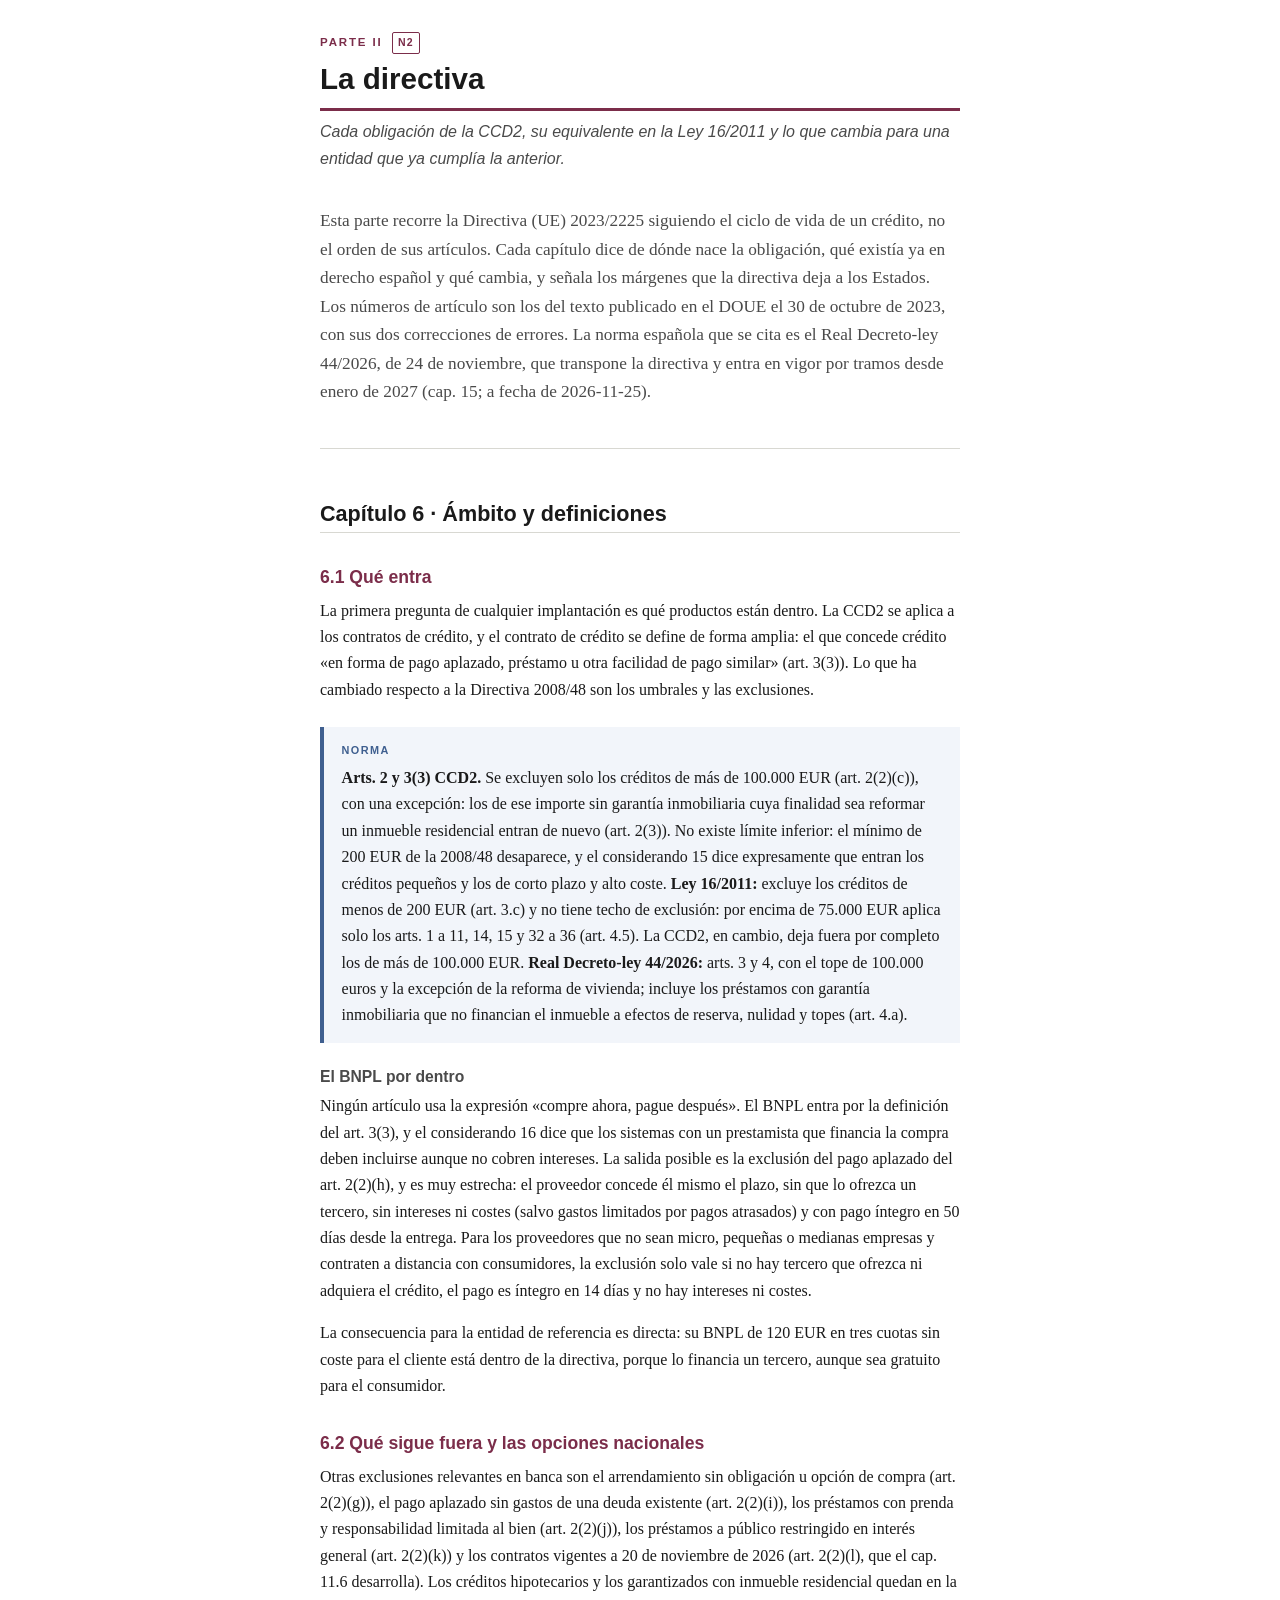
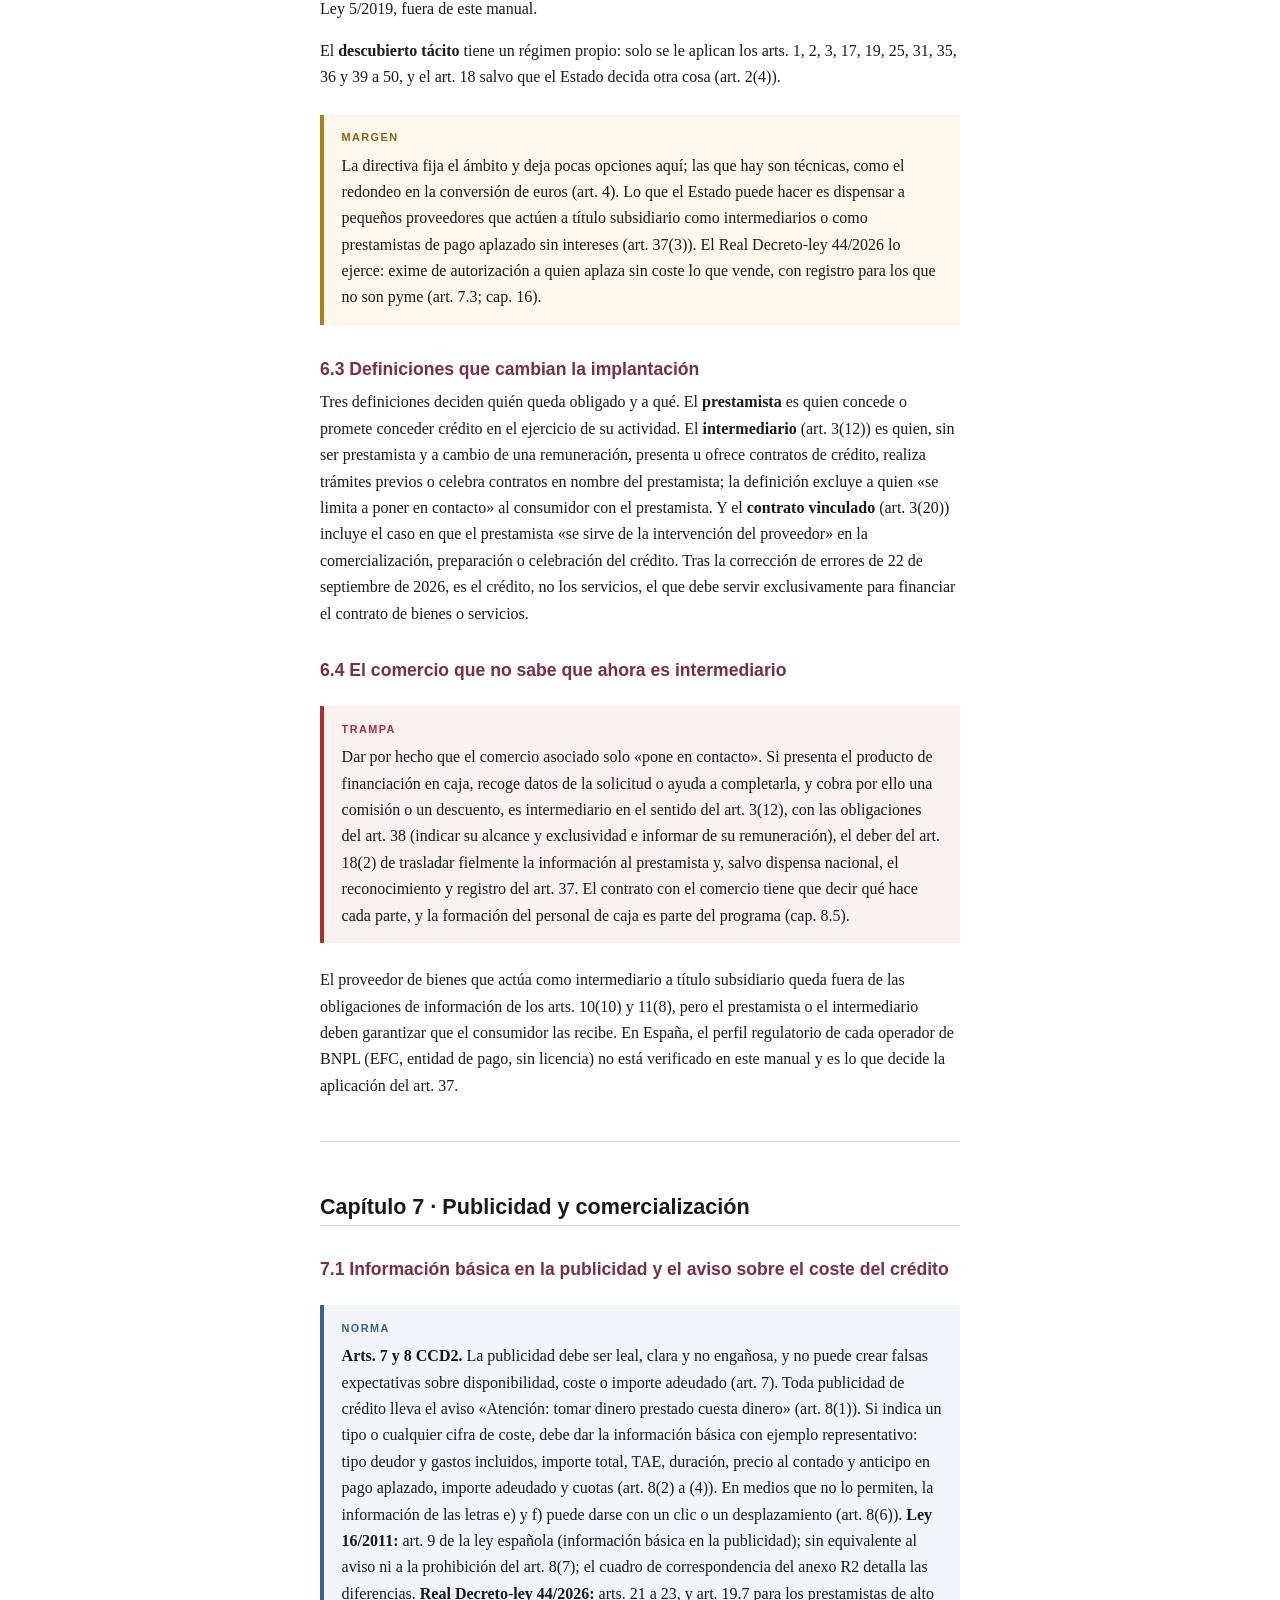
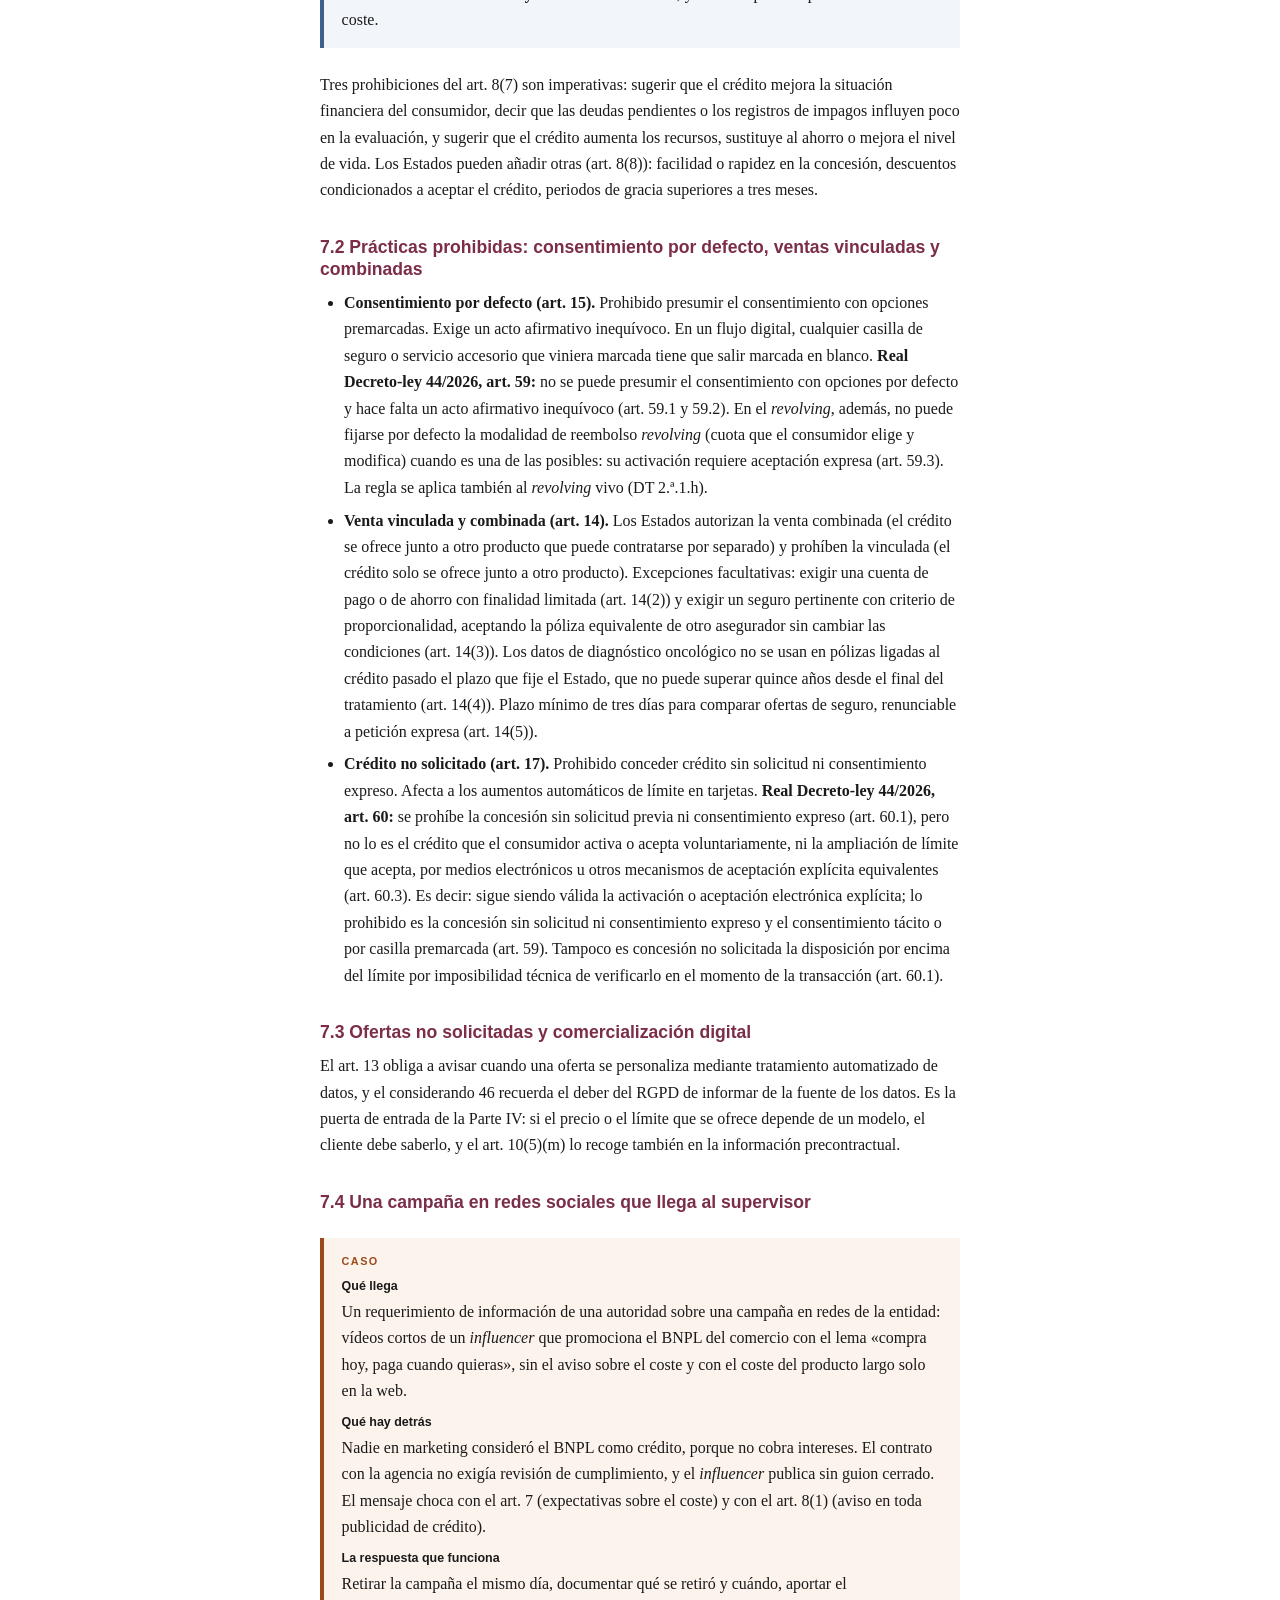
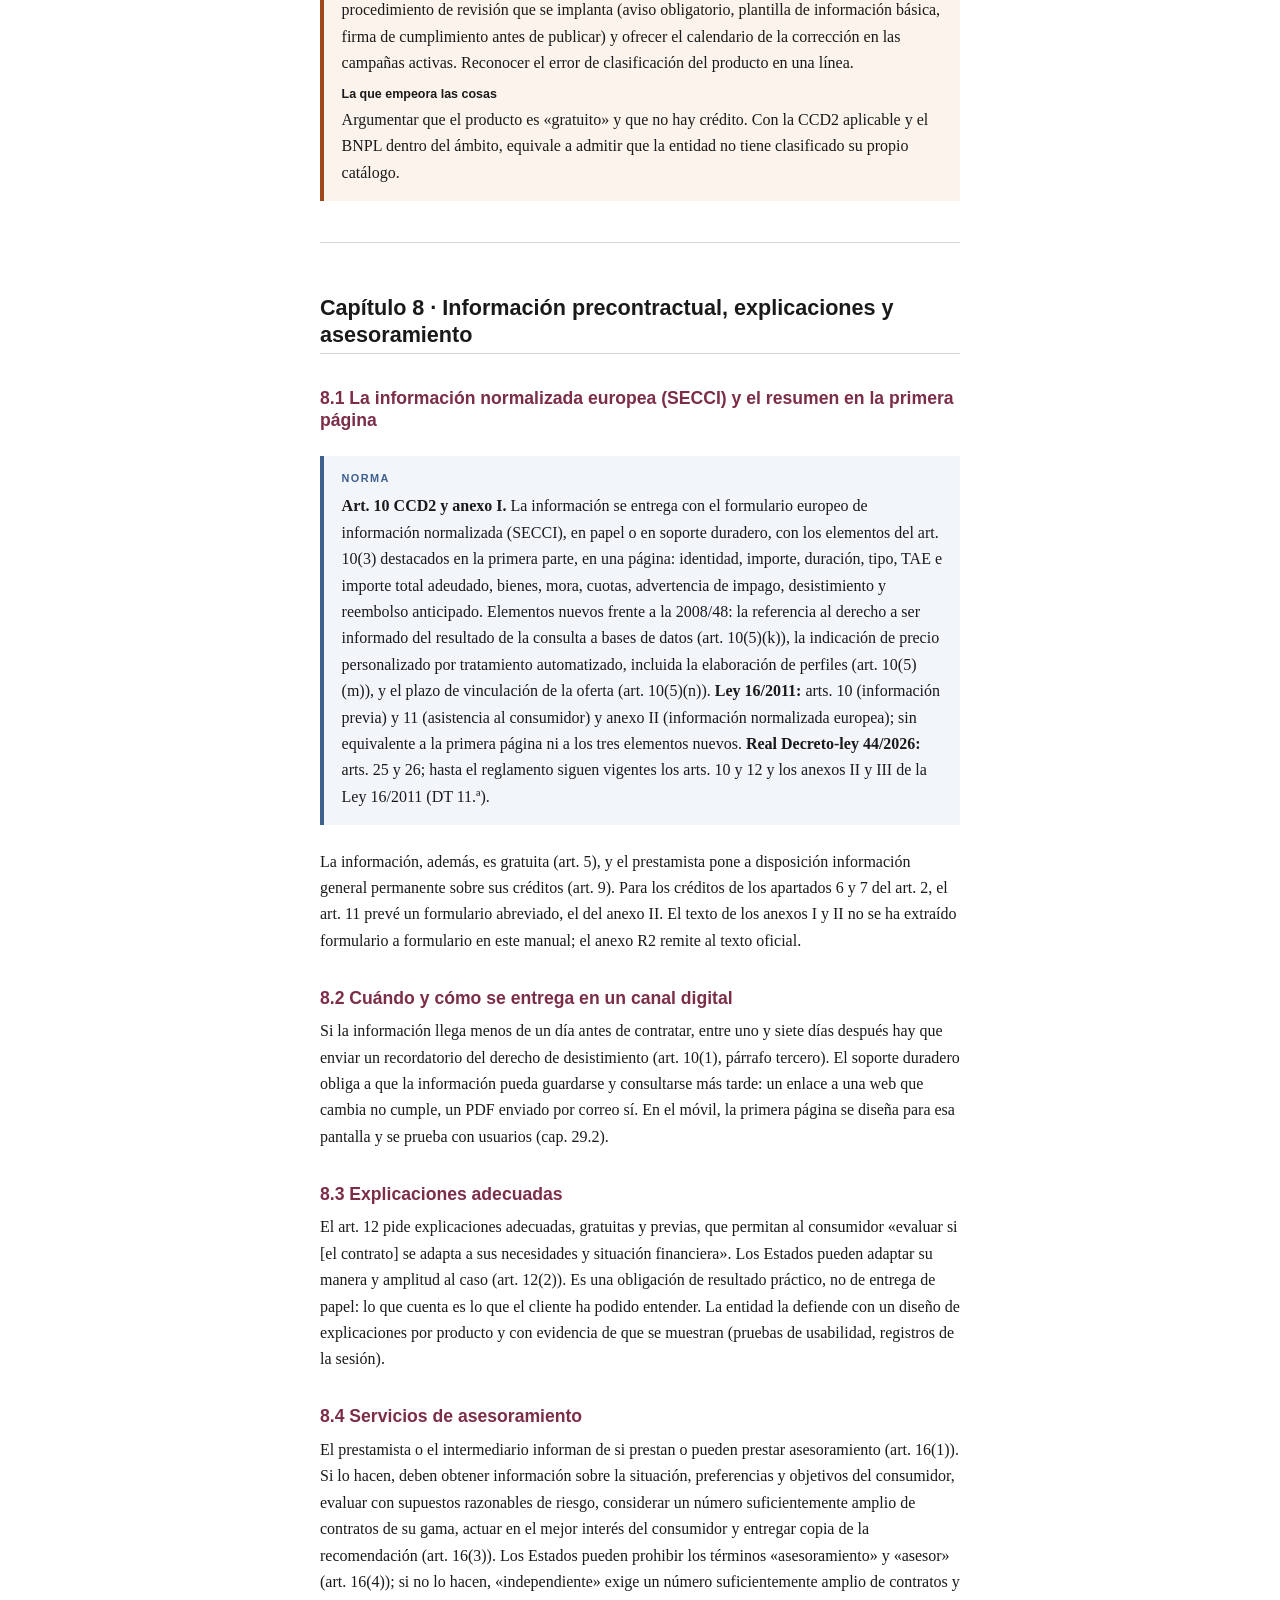
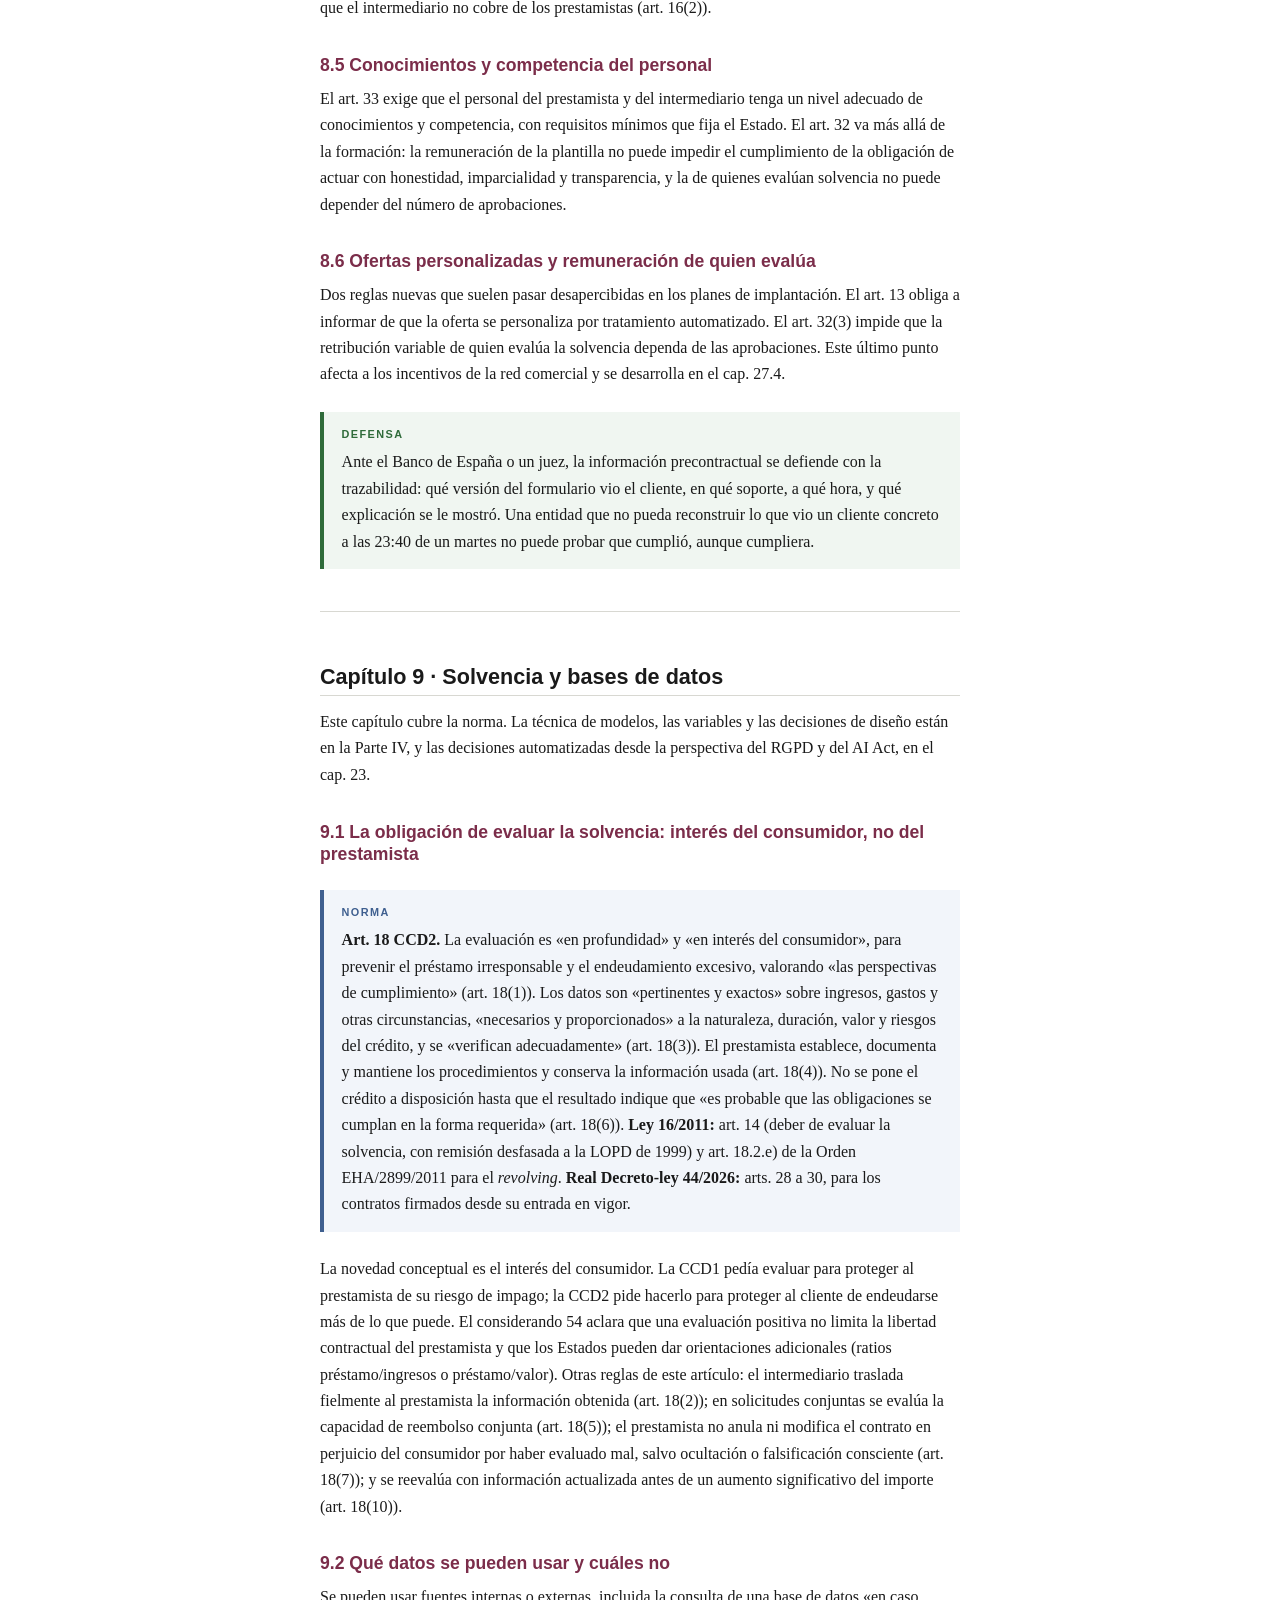
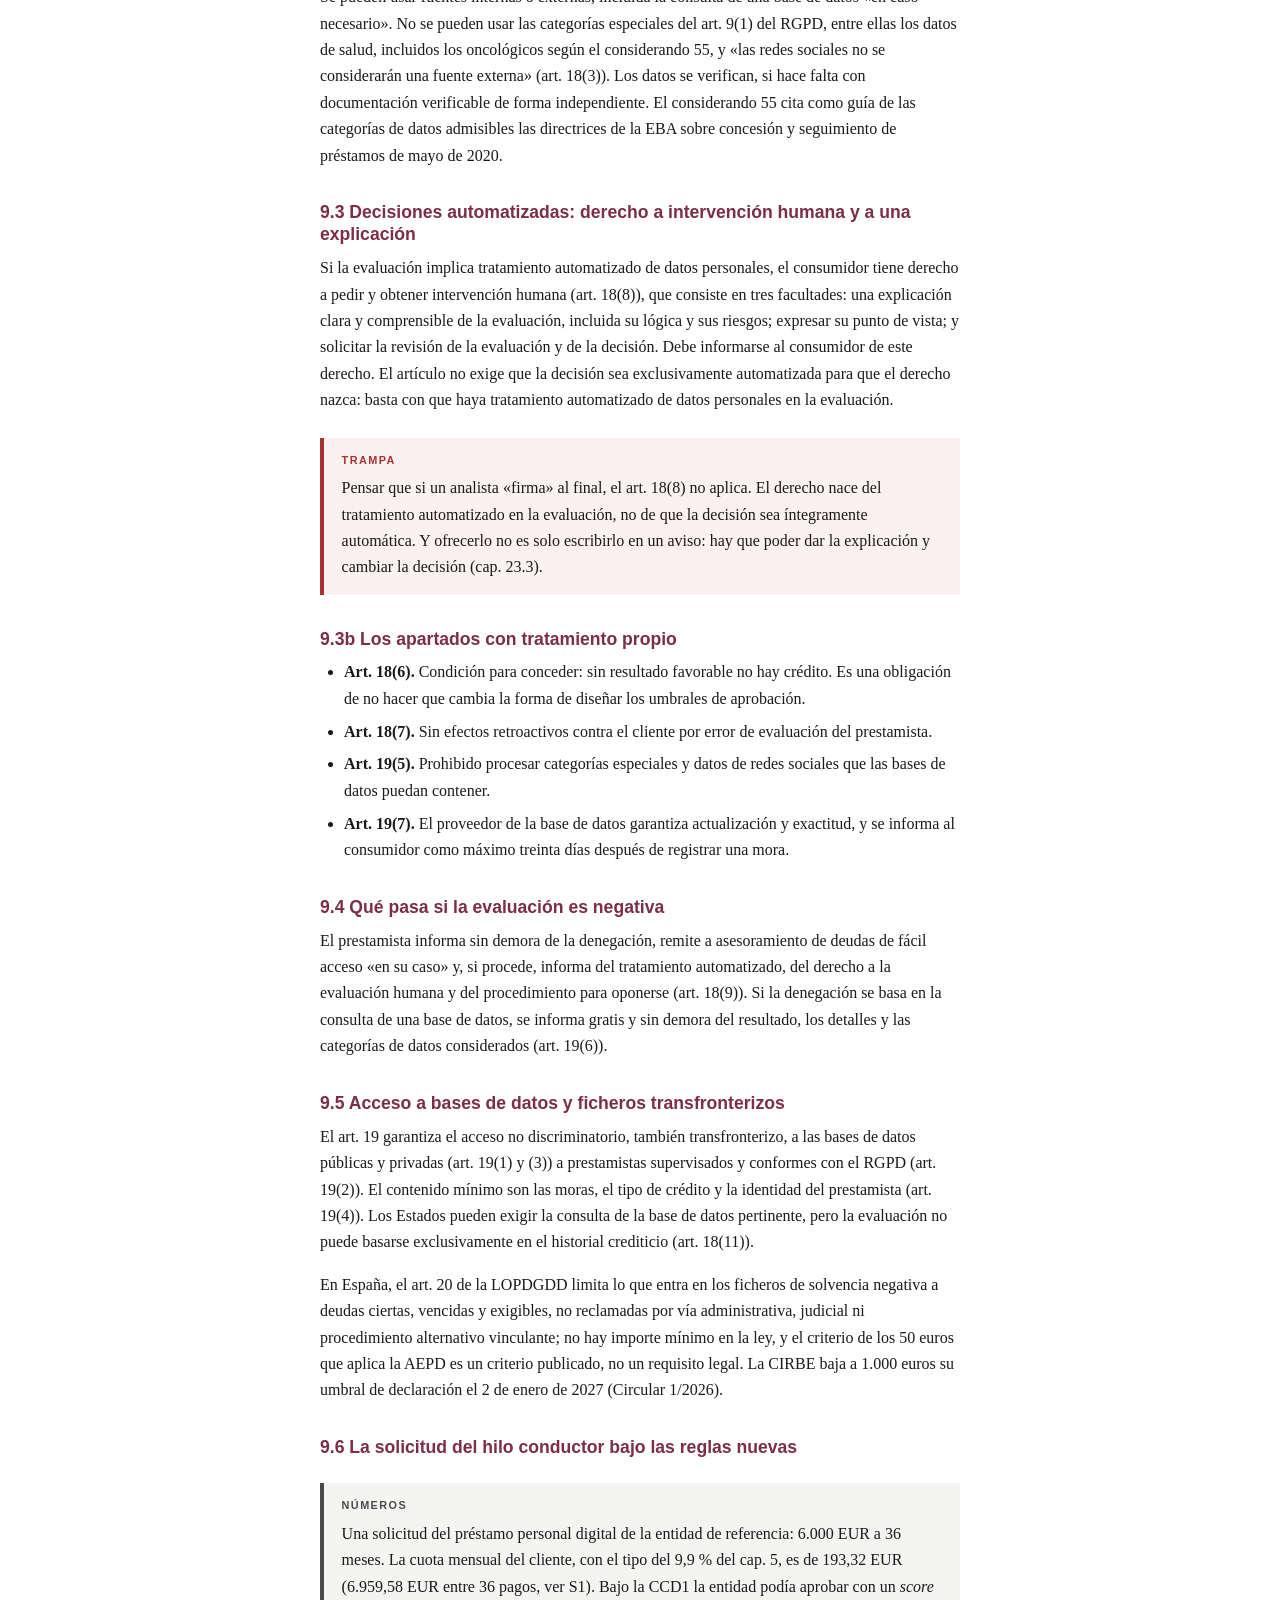
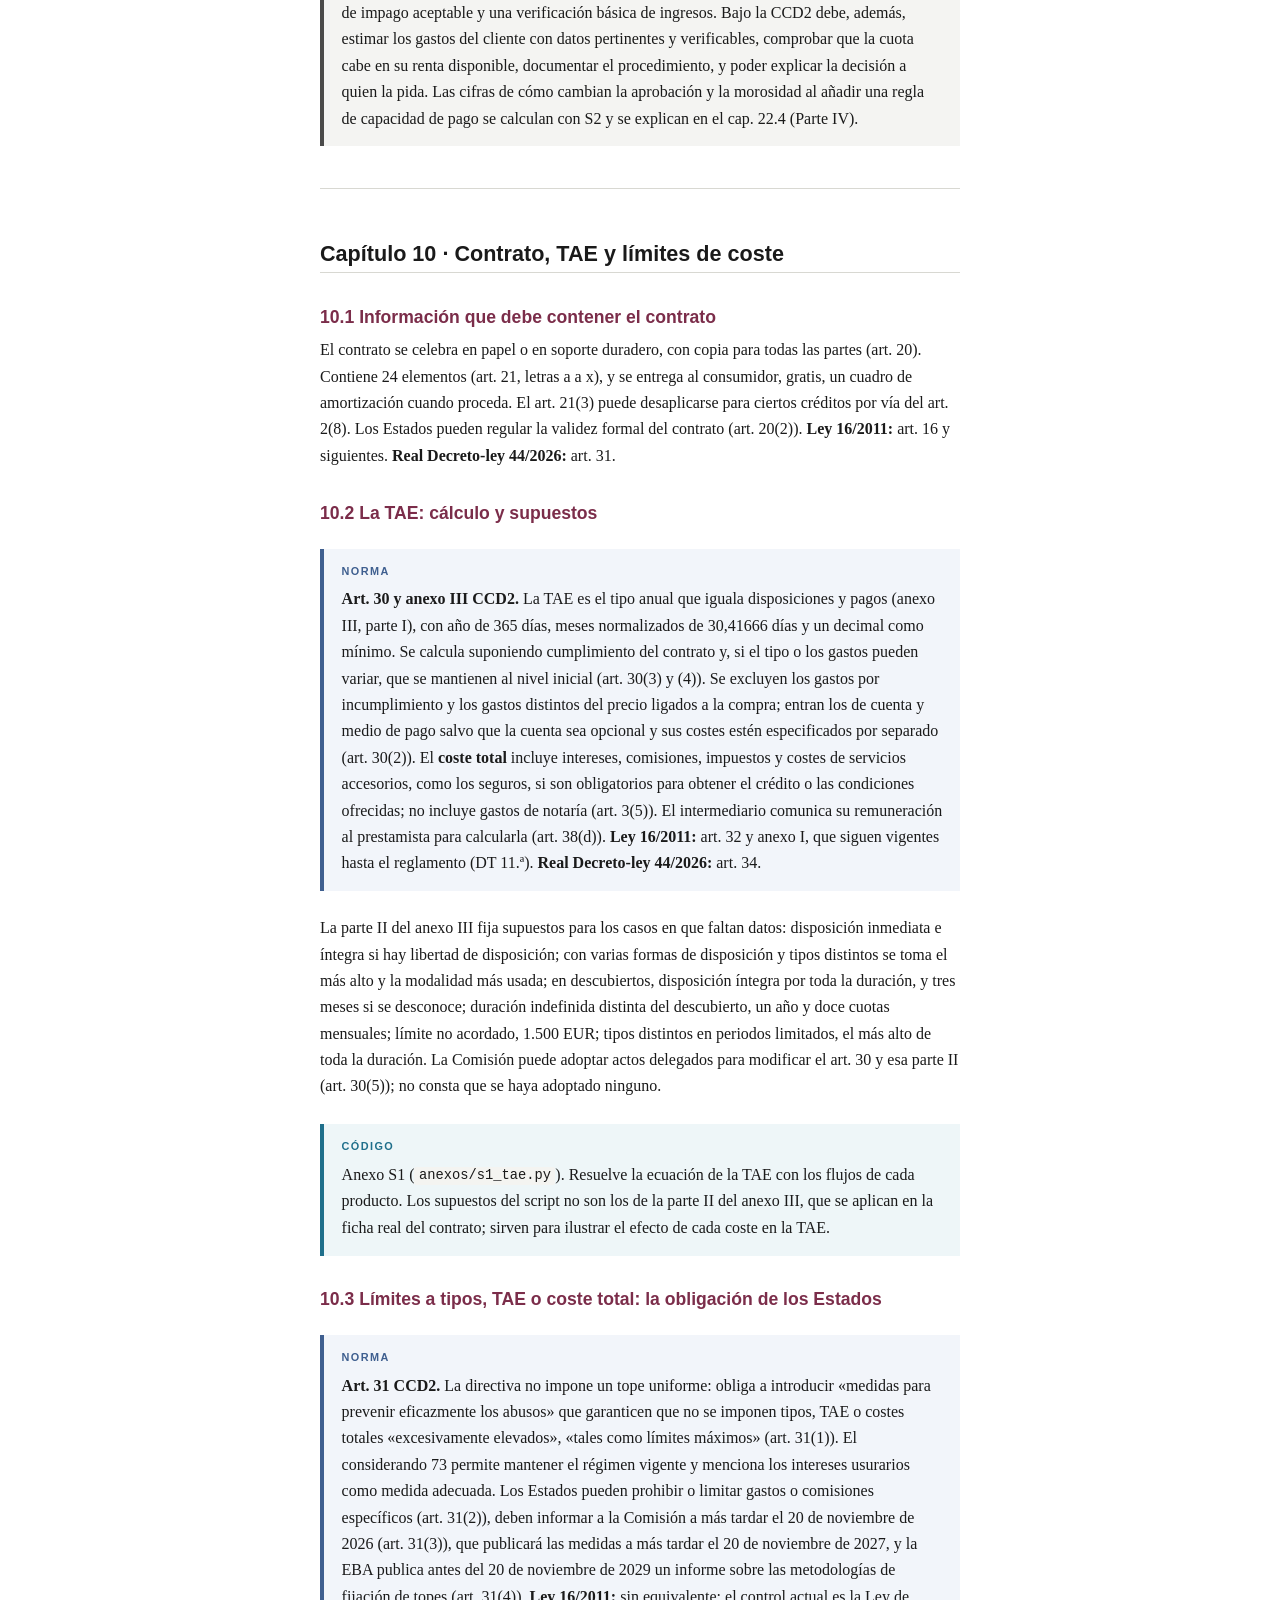
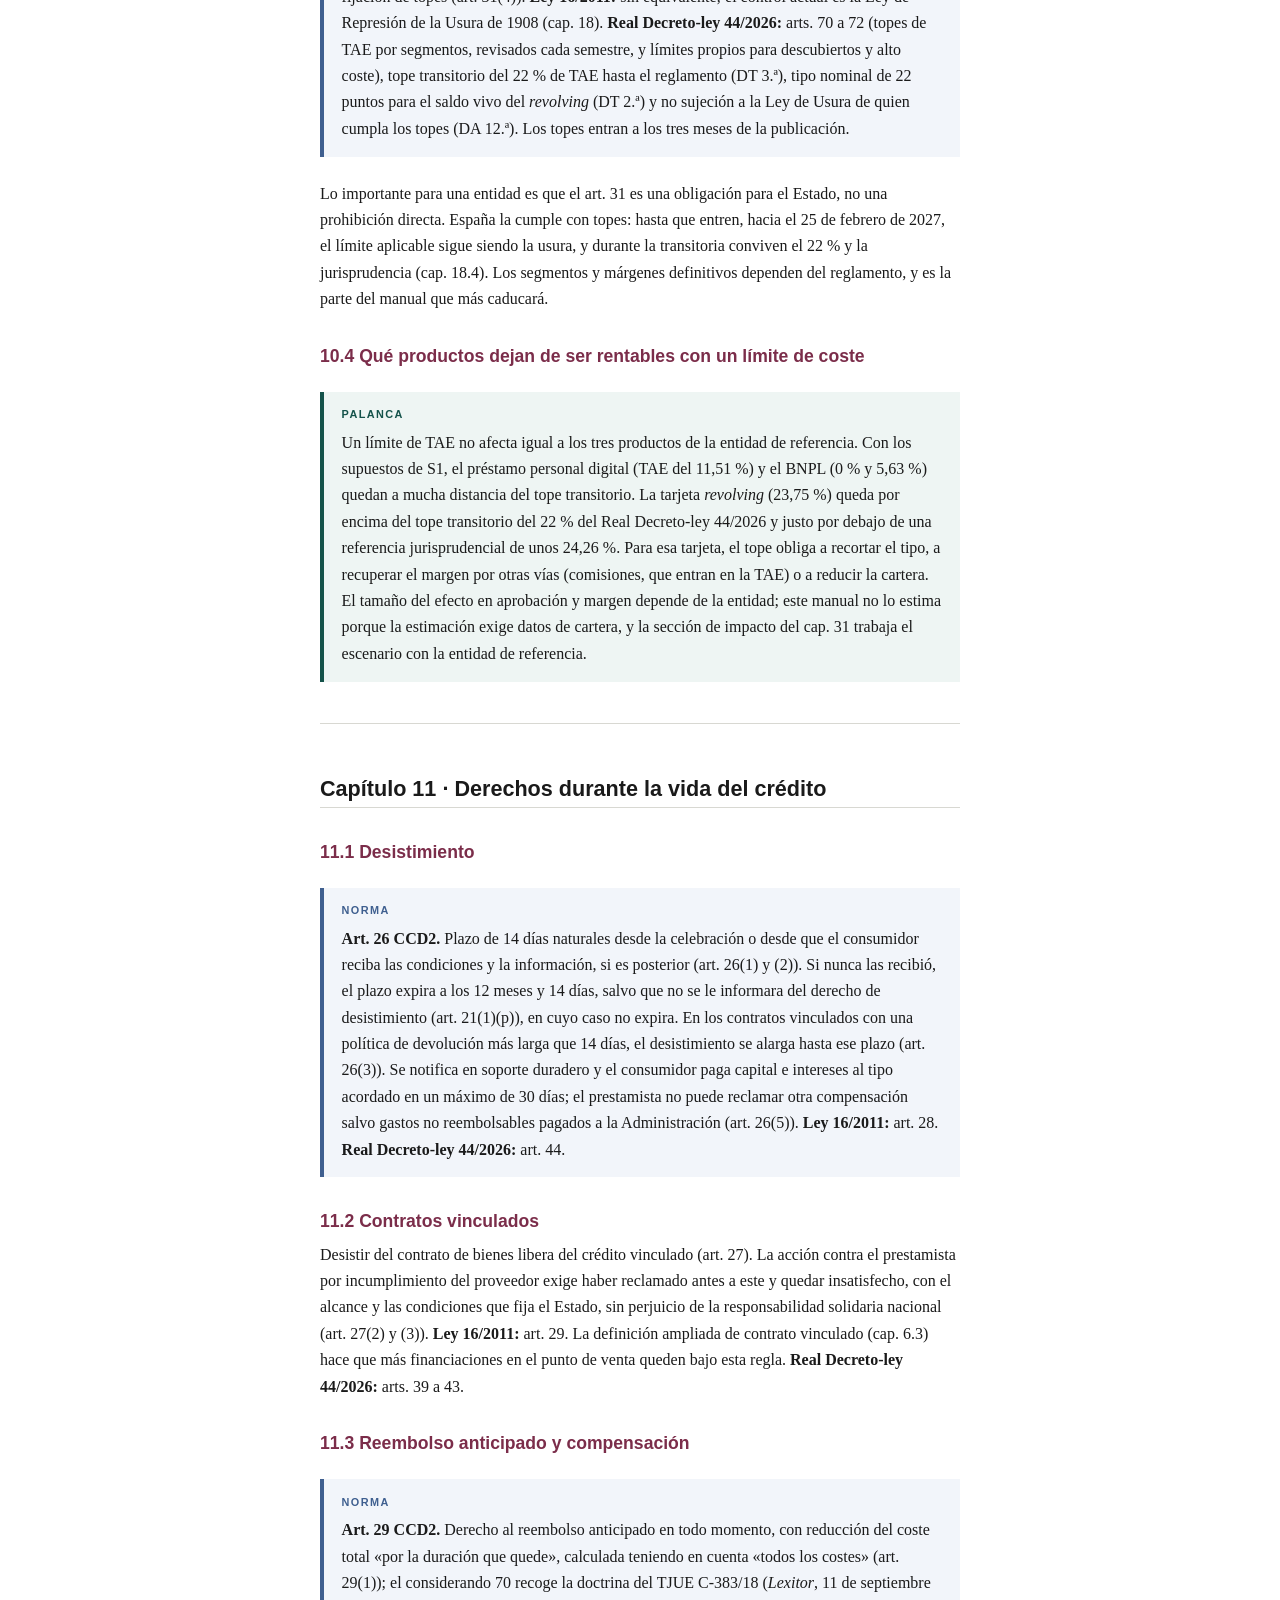
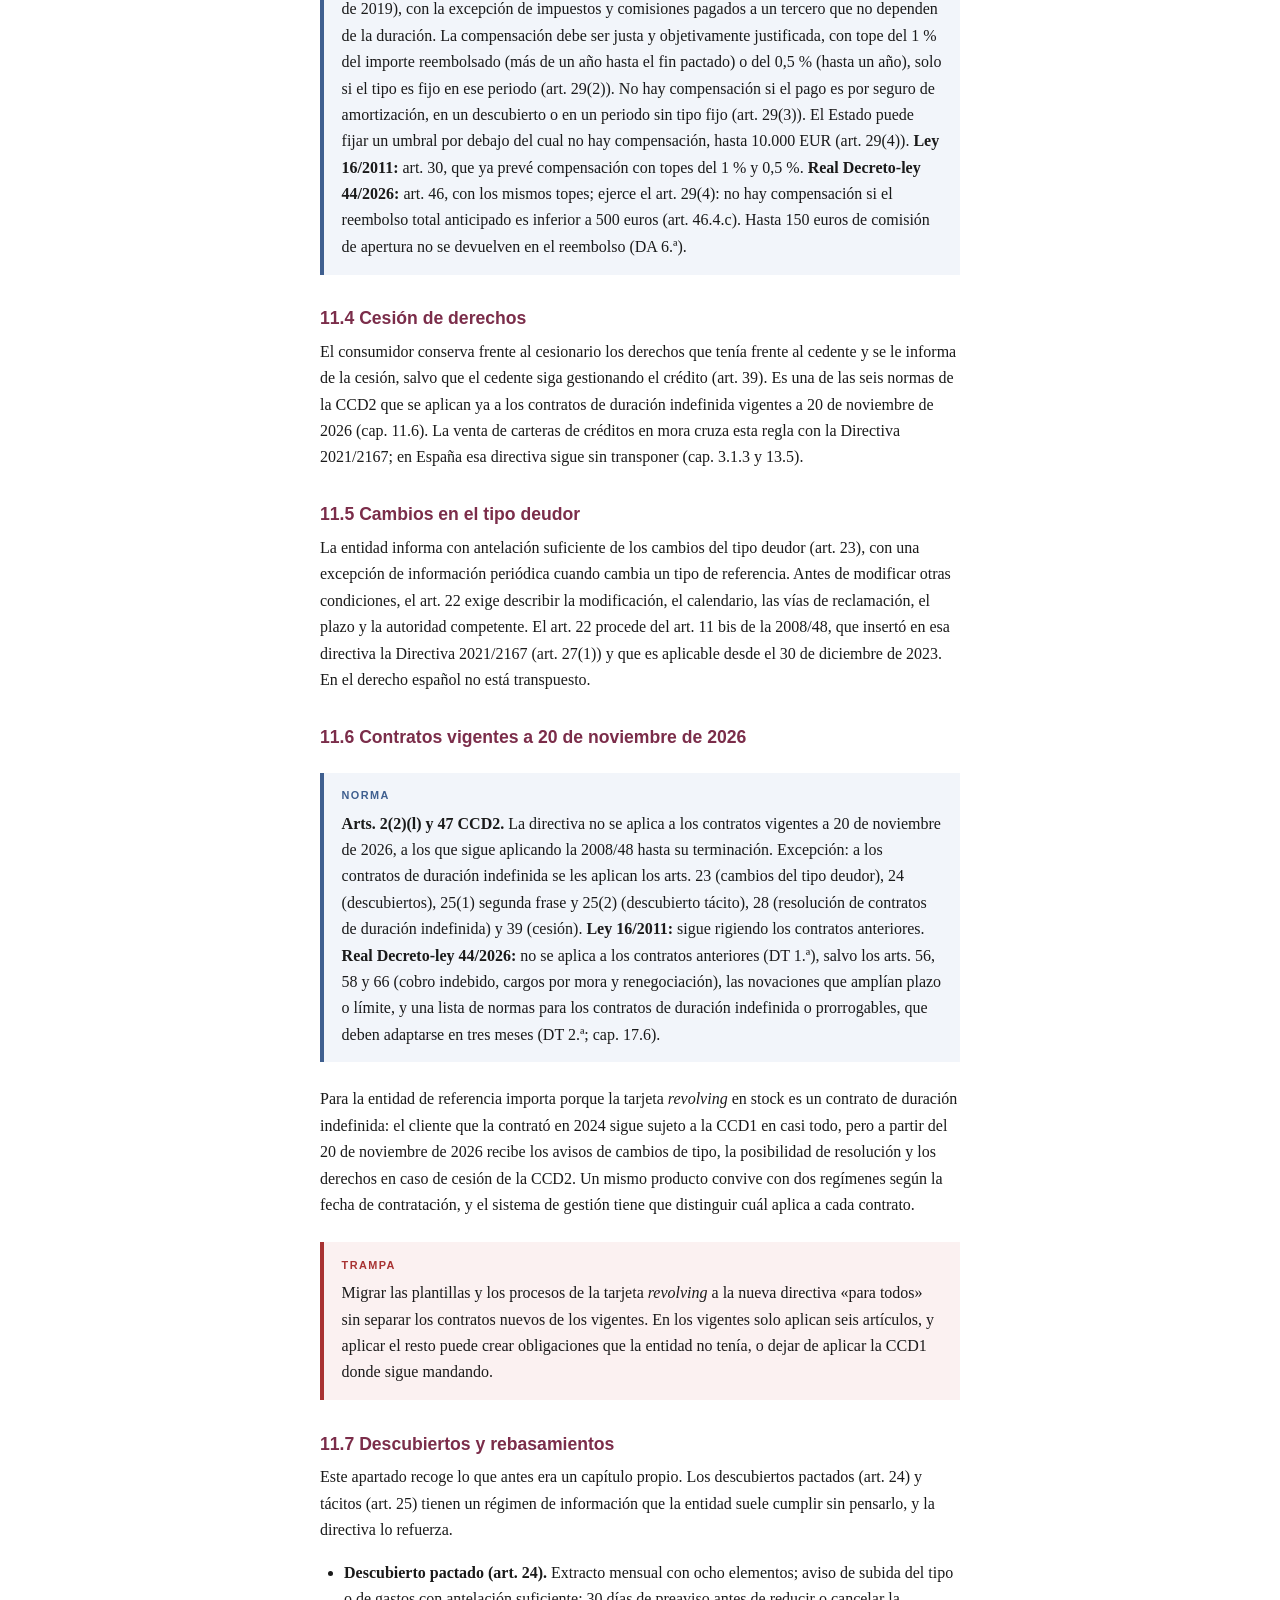
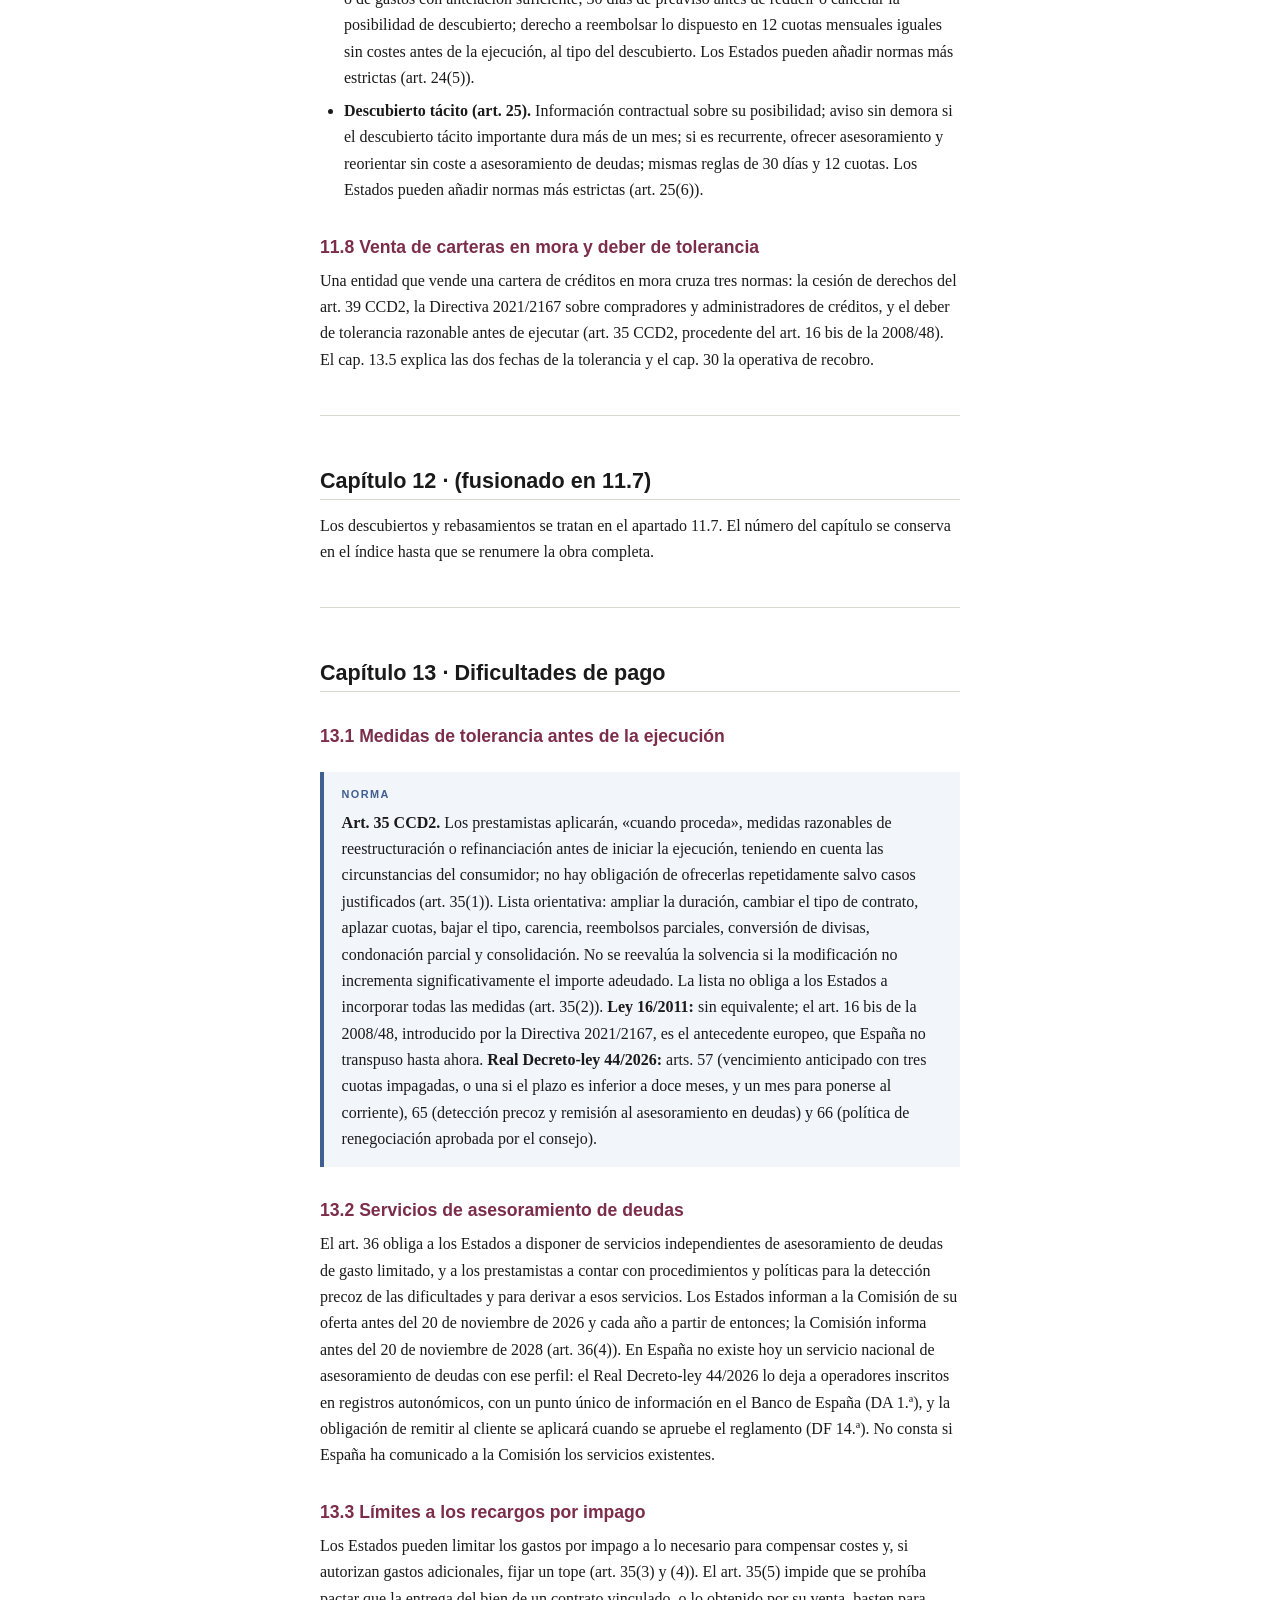
<file: manual/parte-02.html>
<!DOCTYPE html>
<html lang="es">
<head>
<meta charset="utf-8">
<meta name="viewport" content="width=device-width, initial-scale=1">
<title>Parte II · La directiva</title>
<link rel="stylesheet" href="estilo.css">
</head>
<body>

<p class="eyebrow">Parte II <span class="nivel n2">N2</span></p>
<h1>La directiva</h1>
<p class="subtitulo">Cada obligación de la CCD2, su equivalente en la Ley 16/2011 y lo que cambia para una entidad que ya cumplía la anterior.</p>

<p class="lead">Esta parte recorre la Directiva (UE) 2023/2225 siguiendo el ciclo de vida de un crédito, no el orden de sus artículos. Cada capítulo dice de dónde nace la obligación, qué existía ya en derecho español y qué cambia, y señala los márgenes que la directiva deja a los Estados. Los números de artículo son los del texto publicado en el DOUE el 30 de octubre de 2023, con sus dos correcciones de errores. La norma española que se cita es el Real Decreto-ley 44/2026, de 24 de noviembre, que transpone la directiva y entra en vigor por tramos desde enero de 2027 (cap. 15; a fecha de 2026-11-25).</p>

<hr/>

<h2 id="cap6">Capítulo 6 · Ámbito y definiciones</h2>

<h3 id="s6-1">6.1 Qué entra</h3>

<p>La primera pregunta de cualquier implantación es qué productos están dentro. La CCD2 se aplica a los contratos de crédito, y el contrato de crédito se define de forma amplia: el que concede crédito «en forma de pago aplazado, préstamo u otra facilidad de pago similar» (art. 3(3)). Lo que ha cambiado respecto a la Directiva 2008/48 son los umbrales y las exclusiones.</p>

<div class="bloque b-norma">
<span class="etiqueta">Norma</span>
<p><strong>Arts. 2 y 3(3) CCD2.</strong> Se excluyen solo los créditos de más de 100.000 EUR (art. 2(2)(c)), con una excepción: los de ese importe sin garantía inmobiliaria cuya finalidad sea reformar un inmueble residencial entran de nuevo (art. 2(3)). No existe límite inferior: el mínimo de 200 EUR de la 2008/48 desaparece, y el considerando 15 dice expresamente que entran los créditos pequeños y los de corto plazo y alto coste. <strong>Ley 16/2011:</strong> excluye los créditos de menos de 200 EUR (art. 3.c) y no tiene techo de exclusión: por encima de 75.000 EUR aplica solo los arts. 1 a 11, 14, 15 y 32 a 36 (art. 4.5). La CCD2, en cambio, deja fuera por completo los de más de 100.000 EUR. <strong>Real Decreto-ley 44/2026:</strong> arts. 3 y 4, con el tope de 100.000 euros y la excepción de la reforma de vivienda; incluye los préstamos con garantía inmobiliaria que no financian el inmueble a efectos de reserva, nulidad y topes (art. 4.a).</p>
</div>

<h4>El BNPL por dentro</h4>

<p>Ningún artículo usa la expresión «compre ahora, pague después». El BNPL entra por la definición del art. 3(3), y el considerando 16 dice que los sistemas con un prestamista que financia la compra deben incluirse aunque no cobren intereses. La salida posible es la exclusión del pago aplazado del art. 2(2)(h), y es muy estrecha: el proveedor concede él mismo el plazo, sin que lo ofrezca un tercero, sin intereses ni costes (salvo gastos limitados por pagos atrasados) y con pago íntegro en 50 días desde la entrega. Para los proveedores que no sean micro, pequeñas o medianas empresas y contraten a distancia con consumidores, la exclusión solo vale si no hay tercero que ofrezca ni adquiera el crédito, el pago es íntegro en 14 días y no hay intereses ni costes.</p>

<p>La consecuencia para la entidad de referencia es directa: su BNPL de 120 EUR en tres cuotas sin coste para el cliente está dentro de la directiva, porque lo financia un tercero, aunque sea gratuito para el consumidor.</p>

<h3 id="s6-2">6.2 Qué sigue fuera y las opciones nacionales</h3>

<p>Otras exclusiones relevantes en banca son el arrendamiento sin obligación u opción de compra (art. 2(2)(g)), el pago aplazado sin gastos de una deuda existente (art. 2(2)(i)), los préstamos con prenda y responsabilidad limitada al bien (art. 2(2)(j)), los préstamos a público restringido en interés general (art. 2(2)(k)) y los contratos vigentes a 20 de noviembre de 2026 (art. 2(2)(l), que el cap. 11.6 desarrolla). Los créditos hipotecarios y los garantizados con inmueble residencial quedan en la Ley 5/2019, fuera de este manual.</p>

<p>El <strong>descubierto tácito</strong> tiene un régimen propio: solo se le aplican los arts. 1, 2, 3, 17, 19, 25, 31, 35, 36 y 39 a 50, y el art. 18 salvo que el Estado decida otra cosa (art. 2(4)).</p>

<div class="bloque b-margen">
<span class="etiqueta">Margen</span>
<p>La directiva fija el ámbito y deja pocas opciones aquí; las que hay son técnicas, como el redondeo en la conversión de euros (art. 4). Lo que el Estado puede hacer es dispensar a pequeños proveedores que actúen a título subsidiario como intermediarios o como prestamistas de pago aplazado sin intereses (art. 37(3)). El Real Decreto-ley 44/2026 lo ejerce: exime de autorización a quien aplaza sin coste lo que vende, con registro para los que no son pyme (art. 7.3; cap. 16).</p>
</div>

<h3 id="s6-3">6.3 Definiciones que cambian la implantación</h3>

<p>Tres definiciones deciden quién queda obligado y a qué. El <strong>prestamista</strong> es quien concede o promete conceder crédito en el ejercicio de su actividad. El <strong>intermediario</strong> (art. 3(12)) es quien, sin ser prestamista y a cambio de una remuneración, presenta u ofrece contratos de crédito, realiza trámites previos o celebra contratos en nombre del prestamista; la definición excluye a quien «se limita a poner en contacto» al consumidor con el prestamista. Y el <strong>contrato vinculado</strong> (art. 3(20)) incluye el caso en que el prestamista «se sirve de la intervención del proveedor» en la comercialización, preparación o celebración del crédito. Tras la corrección de errores de 22 de septiembre de 2026, es el crédito, no los servicios, el que debe servir exclusivamente para financiar el contrato de bienes o servicios.</p>

<h3 id="s6-4">6.4 El comercio que no sabe que ahora es intermediario</h3>

<div class="bloque b-trampa">
<span class="etiqueta">Trampa</span>
<p>Dar por hecho que el comercio asociado solo «pone en contacto». Si presenta el producto de financiación en caja, recoge datos de la solicitud o ayuda a completarla, y cobra por ello una comisión o un descuento, es intermediario en el sentido del art. 3(12), con las obligaciones del art. 38 (indicar su alcance y exclusividad e informar de su remuneración), el deber del art. 18(2) de trasladar fielmente la información al prestamista y, salvo dispensa nacional, el reconocimiento y registro del art. 37. El contrato con el comercio tiene que decir qué hace cada parte, y la formación del personal de caja es parte del programa (cap. 8.5).</p>
</div>

<p>El proveedor de bienes que actúa como intermediario a título subsidiario queda fuera de las obligaciones de información de los arts. 10(10) y 11(8), pero el prestamista o el intermediario deben garantizar que el consumidor las recibe. En España, el perfil regulatorio de cada operador de BNPL (EFC, entidad de pago, sin licencia) no está verificado en este manual y es lo que decide la aplicación del art. 37.</p>

<hr/>

<h2 id="cap7">Capítulo 7 · Publicidad y comercialización</h2>

<h3 id="s7-1">7.1 Información básica en la publicidad y el aviso sobre el coste del crédito</h3>

<div class="bloque b-norma">
<span class="etiqueta">Norma</span>
<p><strong>Arts. 7 y 8 CCD2.</strong> La publicidad debe ser leal, clara y no engañosa, y no puede crear falsas expectativas sobre disponibilidad, coste o importe adeudado (art. 7). Toda publicidad de crédito lleva el aviso «Atención: tomar dinero prestado cuesta dinero» (art. 8(1)). Si indica un tipo o cualquier cifra de coste, debe dar la información básica con ejemplo representativo: tipo deudor y gastos incluidos, importe total, TAE, duración, precio al contado y anticipo en pago aplazado, importe adeudado y cuotas (art. 8(2) a (4)). En medios que no lo permiten, la información de las letras e) y f) puede darse con un clic o un desplazamiento (art. 8(6)). <strong>Ley 16/2011:</strong> art. 9 de la ley española (información básica en la publicidad); sin equivalente al aviso ni a la prohibición del art. 8(7); el cuadro de correspondencia del anexo R2 detalla las diferencias. <strong>Real Decreto-ley 44/2026:</strong> arts. 21 a 23, y art. 19.7 para los prestamistas de alto coste.</p>
</div>

<p>Tres prohibiciones del art. 8(7) son imperativas: sugerir que el crédito mejora la situación financiera del consumidor, decir que las deudas pendientes o los registros de impagos influyen poco en la evaluación, y sugerir que el crédito aumenta los recursos, sustituye al ahorro o mejora el nivel de vida. Los Estados pueden añadir otras (art. 8(8)): facilidad o rapidez en la concesión, descuentos condicionados a aceptar el crédito, periodos de gracia superiores a tres meses.</p>

<h3 id="s7-2">7.2 Prácticas prohibidas: consentimiento por defecto, ventas vinculadas y combinadas</h3>

<ul>
<li><strong>Consentimiento por defecto (art. 15).</strong> Prohibido presumir el consentimiento con opciones premarcadas. Exige un acto afirmativo inequívoco. En un flujo digital, cualquier casilla de seguro o servicio accesorio que viniera marcada tiene que salir marcada en blanco. <strong>Real Decreto-ley 44/2026, art. 59:</strong> no se puede presumir el consentimiento con opciones por defecto y hace falta un acto afirmativo inequívoco (art. 59.1 y 59.2). En el <i>revolving</i>, además, no puede fijarse por defecto la modalidad de reembolso <i>revolving</i> (cuota que el consumidor elige y modifica) cuando es una de las posibles: su activación requiere aceptación expresa (art. 59.3). La regla se aplica también al <i>revolving</i> vivo (DT 2.ª.1.h).</li>
<li><strong>Venta vinculada y combinada (art. 14).</strong> Los Estados autorizan la venta combinada (el crédito se ofrece junto a otro producto que puede contratarse por separado) y prohíben la vinculada (el crédito solo se ofrece junto a otro producto). Excepciones facultativas: exigir una cuenta de pago o de ahorro con finalidad limitada (art. 14(2)) y exigir un seguro pertinente con criterio de proporcionalidad, aceptando la póliza equivalente de otro asegurador sin cambiar las condiciones (art. 14(3)). Los datos de diagnóstico oncológico no se usan en pólizas ligadas al crédito pasado el plazo que fije el Estado, que no puede superar quince años desde el final del tratamiento (art. 14(4)). Plazo mínimo de tres días para comparar ofertas de seguro, renunciable a petición expresa (art. 14(5)).</li>
<li><strong>Crédito no solicitado (art. 17).</strong> Prohibido conceder crédito sin solicitud ni consentimiento expreso. Afecta a los aumentos automáticos de límite en tarjetas. <strong>Real Decreto-ley 44/2026, art. 60:</strong> se prohíbe la concesión sin solicitud previa ni consentimiento expreso (art. 60.1), pero no lo es el crédito que el consumidor activa o acepta voluntariamente, ni la ampliación de límite que acepta, por medios electrónicos u otros mecanismos de aceptación explícita equivalentes (art. 60.3). Es decir: sigue siendo válida la activación o aceptación electrónica explícita; lo prohibido es la concesión sin solicitud ni consentimiento expreso y el consentimiento tácito o por casilla premarcada (art. 59). Tampoco es concesión no solicitada la disposición por encima del límite por imposibilidad técnica de verificarlo en el momento de la transacción (art. 60.1).</li>
</ul>

<h3 id="s7-3">7.3 Ofertas no solicitadas y comercialización digital</h3>

<p>El art. 13 obliga a avisar cuando una oferta se personaliza mediante tratamiento automatizado de datos, y el considerando 46 recuerda el deber del RGPD de informar de la fuente de los datos. Es la puerta de entrada de la Parte IV: si el precio o el límite que se ofrece depende de un modelo, el cliente debe saberlo, y el art. 10(5)(m) lo recoge también en la información precontractual.</p>

<h3 id="s7-4">7.4 Una campaña en redes sociales que llega al supervisor</h3>

<div class="bloque b-caso">
<span class="etiqueta">Caso</span>
<dl>
<dt>Qué llega</dt>
<dd>Un requerimiento de información de una autoridad sobre una campaña en redes de la entidad: vídeos cortos de un <i>influencer</i> que promociona el BNPL del comercio con el lema «compra hoy, paga cuando quieras», sin el aviso sobre el coste y con el coste del producto largo solo en la web.</dd>
<dt>Qué hay detrás</dt>
<dd>Nadie en marketing consideró el BNPL como crédito, porque no cobra intereses. El contrato con la agencia no exigía revisión de cumplimiento, y el <i>influencer</i> publica sin guion cerrado. El mensaje choca con el art. 7 (expectativas sobre el coste) y con el art. 8(1) (aviso en toda publicidad de crédito).</dd>
<dt>La respuesta que funciona</dt>
<dd>Retirar la campaña el mismo día, documentar qué se retiró y cuándo, aportar el procedimiento de revisión que se implanta (aviso obligatorio, plantilla de información básica, firma de cumplimiento antes de publicar) y ofrecer el calendario de la corrección en las campañas activas. Reconocer el error de clasificación del producto en una línea.</dd>
<dt>La que empeora las cosas</dt>
<dd>Argumentar que el producto es «gratuito» y que no hay crédito. Con la CCD2 aplicable y el BNPL dentro del ámbito, equivale a admitir que la entidad no tiene clasificado su propio catálogo.</dd>
</dl>
</div>

<hr/>

<h2 id="cap8">Capítulo 8 · Información precontractual, explicaciones y asesoramiento</h2>

<h3 id="s8-1">8.1 La información normalizada europea (SECCI) y el resumen en la primera página</h3>

<div class="bloque b-norma">
<span class="etiqueta">Norma</span>
<p><strong>Art. 10 CCD2 y anexo I.</strong> La información se entrega con el formulario europeo de información normalizada (SECCI), en papel o en soporte duradero, con los elementos del art. 10(3) destacados en la primera parte, en una página: identidad, importe, duración, tipo, TAE e importe total adeudado, bienes, mora, cuotas, advertencia de impago, desistimiento y reembolso anticipado. Elementos nuevos frente a la 2008/48: la referencia al derecho a ser informado del resultado de la consulta a bases de datos (art. 10(5)(k)), la indicación de precio personalizado por tratamiento automatizado, incluida la elaboración de perfiles (art. 10(5)(m)), y el plazo de vinculación de la oferta (art. 10(5)(n)). <strong>Ley 16/2011:</strong> arts. 10 (información previa) y 11 (asistencia al consumidor) y anexo II (información normalizada europea); sin equivalente a la primera página ni a los tres elementos nuevos. <strong>Real Decreto-ley 44/2026:</strong> arts. 25 y 26; hasta el reglamento siguen vigentes los arts. 10 y 12 y los anexos II y III de la Ley 16/2011 (DT 11.ª).</p>
</div>

<p>La información, además, es gratuita (art. 5), y el prestamista pone a disposición información general permanente sobre sus créditos (art. 9). Para los créditos de los apartados 6 y 7 del art. 2, el art. 11 prevé un formulario abreviado, el del anexo II. El texto de los anexos I y II no se ha extraído formulario a formulario en este manual; el anexo R2 remite al texto oficial.</p>

<h3 id="s8-2">8.2 Cuándo y cómo se entrega en un canal digital</h3>

<p>Si la información llega menos de un día antes de contratar, entre uno y siete días después hay que enviar un recordatorio del derecho de desistimiento (art. 10(1), párrafo tercero). El soporte duradero obliga a que la información pueda guardarse y consultarse más tarde: un enlace a una web que cambia no cumple, un PDF enviado por correo sí. En el móvil, la primera página se diseña para esa pantalla y se prueba con usuarios (cap. 29.2).</p>

<h3 id="s8-3">8.3 Explicaciones adecuadas</h3>

<p>El art. 12 pide explicaciones adecuadas, gratuitas y previas, que permitan al consumidor «evaluar si [el contrato] se adapta a sus necesidades y situación financiera». Los Estados pueden adaptar su manera y amplitud al caso (art. 12(2)). Es una obligación de resultado práctico, no de entrega de papel: lo que cuenta es lo que el cliente ha podido entender. La entidad la defiende con un diseño de explicaciones por producto y con evidencia de que se muestran (pruebas de usabilidad, registros de la sesión).</p>

<h3 id="s8-4">8.4 Servicios de asesoramiento</h3>

<p>El prestamista o el intermediario informan de si prestan o pueden prestar asesoramiento (art. 16(1)). Si lo hacen, deben obtener información sobre la situación, preferencias y objetivos del consumidor, evaluar con supuestos razonables de riesgo, considerar un número suficientemente amplio de contratos de su gama, actuar en el mejor interés del consumidor y entregar copia de la recomendación (art. 16(3)). Los Estados pueden prohibir los términos «asesoramiento» y «asesor» (art. 16(4)); si no lo hacen, «independiente» exige un número suficientemente amplio de contratos y que el intermediario no cobre de los prestamistas (art. 16(2)).</p>

<h3 id="s8-5">8.5 Conocimientos y competencia del personal</h3>

<p>El art. 33 exige que el personal del prestamista y del intermediario tenga un nivel adecuado de conocimientos y competencia, con requisitos mínimos que fija el Estado. El art. 32 va más allá de la formación: la remuneración de la plantilla no puede impedir el cumplimiento de la obligación de actuar con honestidad, imparcialidad y transparencia, y la de quienes evalúan solvencia no puede depender del número de aprobaciones.</p>

<h3 id="s8-6">8.6 Ofertas personalizadas y remuneración de quien evalúa</h3>

<p>Dos reglas nuevas que suelen pasar desapercibidas en los planes de implantación. El art. 13 obliga a informar de que la oferta se personaliza por tratamiento automatizado. El art. 32(3) impide que la retribución variable de quien evalúa la solvencia dependa de las aprobaciones. Este último punto afecta a los incentivos de la red comercial y se desarrolla en el cap. 27.4.</p>

<div class="bloque b-defensa">
<span class="etiqueta">Defensa</span>
<p>Ante el Banco de España o un juez, la información precontractual se defiende con la trazabilidad: qué versión del formulario vio el cliente, en qué soporte, a qué hora, y qué explicación se le mostró. Una entidad que no pueda reconstruir lo que vio un cliente concreto a las 23:40 de un martes no puede probar que cumplió, aunque cumpliera.</p>
</div>

<hr/>

<h2 id="cap9">Capítulo 9 · Solvencia y bases de datos</h2>

<p>Este capítulo cubre la norma. La técnica de modelos, las variables y las decisiones de diseño están en la Parte IV, y las decisiones automatizadas desde la perspectiva del RGPD y del AI Act, en el cap. 23.</p>

<h3 id="s9-1">9.1 La obligación de evaluar la solvencia: interés del consumidor, no del prestamista</h3>

<div class="bloque b-norma">
<span class="etiqueta">Norma</span>
<p><strong>Art. 18 CCD2.</strong> La evaluación es «en profundidad» y «en interés del consumidor», para prevenir el préstamo irresponsable y el endeudamiento excesivo, valorando «las perspectivas de cumplimiento» (art. 18(1)). Los datos son «pertinentes y exactos» sobre ingresos, gastos y otras circunstancias, «necesarios y proporcionados» a la naturaleza, duración, valor y riesgos del crédito, y se «verifican adecuadamente» (art. 18(3)). El prestamista establece, documenta y mantiene los procedimientos y conserva la información usada (art. 18(4)). No se pone el crédito a disposición hasta que el resultado indique que «es probable que las obligaciones se cumplan en la forma requerida» (art. 18(6)). <strong>Ley 16/2011:</strong> art. 14 (deber de evaluar la solvencia, con remisión desfasada a la LOPD de 1999) y art. 18.2.e) de la Orden EHA/2899/2011 para el <i>revolving</i>. <strong>Real Decreto-ley 44/2026:</strong> arts. 28 a 30, para los contratos firmados desde su entrada en vigor.</p>
</div>

<p>La novedad conceptual es el interés del consumidor. La CCD1 pedía evaluar para proteger al prestamista de su riesgo de impago; la CCD2 pide hacerlo para proteger al cliente de endeudarse más de lo que puede. El considerando 54 aclara que una evaluación positiva no limita la libertad contractual del prestamista y que los Estados pueden dar orientaciones adicionales (ratios préstamo/ingresos o préstamo/valor). Otras reglas de este artículo: el intermediario traslada fielmente al prestamista la información obtenida (art. 18(2)); en solicitudes conjuntas se evalúa la capacidad de reembolso conjunta (art. 18(5)); el prestamista no anula ni modifica el contrato en perjuicio del consumidor por haber evaluado mal, salvo ocultación o falsificación consciente (art. 18(7)); y se reevalúa con información actualizada antes de un aumento significativo del importe (art. 18(10)).</p>

<h3 id="s9-2">9.2 Qué datos se pueden usar y cuáles no</h3>

<p>Se pueden usar fuentes internas o externas, incluida la consulta de una base de datos «en caso necesario». No se pueden usar las categorías especiales del art. 9(1) del RGPD, entre ellas los datos de salud, incluidos los oncológicos según el considerando 55, y «las redes sociales no se considerarán una fuente externa» (art. 18(3)). Los datos se verifican, si hace falta con documentación verificable de forma independiente. El considerando 55 cita como guía de las categorías de datos admisibles las directrices de la EBA sobre concesión y seguimiento de préstamos de mayo de 2020.</p>

<h3 id="s9-3">9.3 Decisiones automatizadas: derecho a intervención humana y a una explicación</h3>

<p>Si la evaluación implica tratamiento automatizado de datos personales, el consumidor tiene derecho a pedir y obtener intervención humana (art. 18(8)), que consiste en tres facultades: una explicación clara y comprensible de la evaluación, incluida su lógica y sus riesgos; expresar su punto de vista; y solicitar la revisión de la evaluación y de la decisión. Debe informarse al consumidor de este derecho. El artículo no exige que la decisión sea exclusivamente automatizada para que el derecho nazca: basta con que haya tratamiento automatizado de datos personales en la evaluación.</p>

<div class="bloque b-trampa">
<span class="etiqueta">Trampa</span>
<p>Pensar que si un analista «firma» al final, el art. 18(8) no aplica. El derecho nace del tratamiento automatizado en la evaluación, no de que la decisión sea íntegramente automática. Y ofrecerlo no es solo escribirlo en un aviso: hay que poder dar la explicación y cambiar la decisión (cap. 23.3).</p>
</div>

<h3 id="s9-3b">9.3b Los apartados con tratamiento propio</h3>

<ul>
<li><strong>Art. 18(6).</strong> Condición para conceder: sin resultado favorable no hay crédito. Es una obligación de no hacer que cambia la forma de diseñar los umbrales de aprobación.</li>
<li><strong>Art. 18(7).</strong> Sin efectos retroactivos contra el cliente por error de evaluación del prestamista.</li>
<li><strong>Art. 19(5).</strong> Prohibido procesar categorías especiales y datos de redes sociales que las bases de datos puedan contener.</li>
<li><strong>Art. 19(7).</strong> El proveedor de la base de datos garantiza actualización y exactitud, y se informa al consumidor como máximo treinta días después de registrar una mora.</li>
</ul>

<h3 id="s9-4">9.4 Qué pasa si la evaluación es negativa</h3>

<p>El prestamista informa sin demora de la denegación, remite a asesoramiento de deudas de fácil acceso «en su caso» y, si procede, informa del tratamiento automatizado, del derecho a la evaluación humana y del procedimiento para oponerse (art. 18(9)). Si la denegación se basa en la consulta de una base de datos, se informa gratis y sin demora del resultado, los detalles y las categorías de datos considerados (art. 19(6)).</p>

<h3 id="s9-5">9.5 Acceso a bases de datos y ficheros transfronterizos</h3>

<p>El art. 19 garantiza el acceso no discriminatorio, también transfronterizo, a las bases de datos públicas y privadas (art. 19(1) y (3)) a prestamistas supervisados y conformes con el RGPD (art. 19(2)). El contenido mínimo son las moras, el tipo de crédito y la identidad del prestamista (art. 19(4)). Los Estados pueden exigir la consulta de la base de datos pertinente, pero la evaluación no puede basarse exclusivamente en el historial crediticio (art. 18(11)).</p>

<p>En España, el art. 20 de la LOPDGDD limita lo que entra en los ficheros de solvencia negativa a deudas ciertas, vencidas y exigibles, no reclamadas por vía administrativa, judicial ni procedimiento alternativo vinculante; no hay importe mínimo en la ley, y el criterio de los 50 euros que aplica la AEPD es un criterio publicado, no un requisito legal. La CIRBE baja a 1.000 euros su umbral de declaración el 2 de enero de 2027 (Circular 1/2026).</p>

<h3 id="s9-6">9.6 La solicitud del hilo conductor bajo las reglas nuevas</h3>

<div class="bloque b-numeros">
<span class="etiqueta">Números</span>
<p>Una solicitud del préstamo personal digital de la entidad de referencia: 6.000 EUR a 36 meses. La cuota mensual del cliente, con el tipo del 9,9 % del cap. 5, es de 193,32 EUR (6.959,58 EUR entre 36 pagos, ver S1). Bajo la CCD1 la entidad podía aprobar con un <i>score</i> de impago aceptable y una verificación básica de ingresos. Bajo la CCD2 debe, además, estimar los gastos del cliente con datos pertinentes y verificables, comprobar que la cuota cabe en su renta disponible, documentar el procedimiento, y poder explicar la decisión a quien la pida. Las cifras de cómo cambian la aprobación y la morosidad al añadir una regla de capacidad de pago se calculan con S2 y se explican en el cap. 22.4 (Parte IV).</p>
</div>

<hr/>

<h2 id="cap10">Capítulo 10 · Contrato, TAE y límites de coste</h2>

<h3 id="s10-1">10.1 Información que debe contener el contrato</h3>

<p>El contrato se celebra en papel o en soporte duradero, con copia para todas las partes (art. 20). Contiene 24 elementos (art. 21, letras a a x), y se entrega al consumidor, gratis, un cuadro de amortización cuando proceda. El art. 21(3) puede desaplicarse para ciertos créditos por vía del art. 2(8). Los Estados pueden regular la validez formal del contrato (art. 20(2)). <strong>Ley 16/2011:</strong> art. 16 y siguientes. <strong>Real Decreto-ley 44/2026:</strong> art. 31.</p>

<h3 id="s10-2">10.2 La TAE: cálculo y supuestos</h3>

<div class="bloque b-norma">
<span class="etiqueta">Norma</span>
<p><strong>Art. 30 y anexo III CCD2.</strong> La TAE es el tipo anual que iguala disposiciones y pagos (anexo III, parte I), con año de 365 días, meses normalizados de 30,41666 días y un decimal como mínimo. Se calcula suponiendo cumplimiento del contrato y, si el tipo o los gastos pueden variar, que se mantienen al nivel inicial (art. 30(3) y (4)). Se excluyen los gastos por incumplimiento y los gastos distintos del precio ligados a la compra; entran los de cuenta y medio de pago salvo que la cuenta sea opcional y sus costes estén especificados por separado (art. 30(2)). El <strong>coste total</strong> incluye intereses, comisiones, impuestos y costes de servicios accesorios, como los seguros, si son obligatorios para obtener el crédito o las condiciones ofrecidas; no incluye gastos de notaría (art. 3(5)). El intermediario comunica su remuneración al prestamista para calcularla (art. 38(d)). <strong>Ley 16/2011:</strong> art. 32 y anexo I, que siguen vigentes hasta el reglamento (DT 11.ª). <strong>Real Decreto-ley 44/2026:</strong> art. 34.</p>
</div>

<p>La parte II del anexo III fija supuestos para los casos en que faltan datos: disposición inmediata e íntegra si hay libertad de disposición; con varias formas de disposición y tipos distintos se toma el más alto y la modalidad más usada; en descubiertos, disposición íntegra por toda la duración, y tres meses si se desconoce; duración indefinida distinta del descubierto, un año y doce cuotas mensuales; límite no acordado, 1.500 EUR; tipos distintos en periodos limitados, el más alto de toda la duración. La Comisión puede adoptar actos delegados para modificar el art. 30 y esa parte II (art. 30(5)); no consta que se haya adoptado ninguno.</p>

<div class="bloque b-codigo">
<span class="etiqueta">Código</span>
<p>Anexo S1 (<code>anexos/s1_tae.py</code>). Resuelve la ecuación de la TAE con los flujos de cada producto. Los supuestos del script no son los de la parte II del anexo III, que se aplican en la ficha real del contrato; sirven para ilustrar el efecto de cada coste en la TAE.</p>
</div>

<h3 id="s10-3">10.3 Límites a tipos, TAE o coste total: la obligación de los Estados</h3>

<div class="bloque b-norma">
<span class="etiqueta">Norma</span>
<p><strong>Art. 31 CCD2.</strong> La directiva no impone un tope uniforme: obliga a introducir «medidas para prevenir eficazmente los abusos» que garanticen que no se imponen tipos, TAE o costes totales «excesivamente elevados», «tales como límites máximos» (art. 31(1)). El considerando 73 permite mantener el régimen vigente y menciona los intereses usurarios como medida adecuada. Los Estados pueden prohibir o limitar gastos o comisiones específicos (art. 31(2)), deben informar a la Comisión a más tardar el 20 de noviembre de 2026 (art. 31(3)), que publicará las medidas a más tardar el 20 de noviembre de 2027, y la EBA publica antes del 20 de noviembre de 2029 un informe sobre las metodologías de fijación de topes (art. 31(4)). <strong>Ley 16/2011:</strong> sin equivalente; el control actual es la Ley de Represión de la Usura de 1908 (cap. 18). <strong>Real Decreto-ley 44/2026:</strong> arts. 70 a 72 (topes de TAE por segmentos, revisados cada semestre, y límites propios para descubiertos y alto coste), tope transitorio del 22 % de TAE hasta el reglamento (DT 3.ª), tipo nominal de 22 puntos para el saldo vivo del <i>revolving</i> (DT 2.ª) y no sujeción a la Ley de Usura de quien cumpla los topes (DA 12.ª). Los topes entran a los tres meses de la publicación.</p>
</div>

<p>Lo importante para una entidad es que el art. 31 es una obligación para el Estado, no una prohibición directa. España la cumple con topes: hasta que entren, hacia el 25 de febrero de 2027, el límite aplicable sigue siendo la usura, y durante la transitoria conviven el 22 % y la jurisprudencia (cap. 18.4). Los segmentos y márgenes definitivos dependen del reglamento, y es la parte del manual que más caducará.</p>

<h3 id="s10-4">10.4 Qué productos dejan de ser rentables con un límite de coste</h3>

<div class="bloque b-palanca">
<span class="etiqueta">Palanca</span>
<p>Un límite de TAE no afecta igual a los tres productos de la entidad de referencia. Con los supuestos de S1, el préstamo personal digital (TAE del 11,51 %) y el BNPL (0 % y 5,63 %) quedan a mucha distancia del tope transitorio. La tarjeta <i>revolving</i> (23,75 %) queda por encima del tope transitorio del 22 % del Real Decreto-ley 44/2026 y justo por debajo de una referencia jurisprudencial de unos 24,26 %. Para esa tarjeta, el tope obliga a recortar el tipo, a recuperar el margen por otras vías (comisiones, que entran en la TAE) o a reducir la cartera. El tamaño del efecto en aprobación y margen depende de la entidad; este manual no lo estima porque la estimación exige datos de cartera, y la sección de impacto del cap. 31 trabaja el escenario con la entidad de referencia.</p>
</div>

<hr/>

<h2 id="cap11">Capítulo 11 · Derechos durante la vida del crédito</h2>

<h3 id="s11-1">11.1 Desistimiento</h3>

<div class="bloque b-norma">
<span class="etiqueta">Norma</span>
<p><strong>Art. 26 CCD2.</strong> Plazo de 14 días naturales desde la celebración o desde que el consumidor reciba las condiciones y la información, si es posterior (art. 26(1) y (2)). Si nunca las recibió, el plazo expira a los 12 meses y 14 días, salvo que no se le informara del derecho de desistimiento (art. 21(1)(p)), en cuyo caso no expira. En los contratos vinculados con una política de devolución más larga que 14 días, el desistimiento se alarga hasta ese plazo (art. 26(3)). Se notifica en soporte duradero y el consumidor paga capital e intereses al tipo acordado en un máximo de 30 días; el prestamista no puede reclamar otra compensación salvo gastos no reembolsables pagados a la Administración (art. 26(5)). <strong>Ley 16/2011:</strong> art. 28. <strong>Real Decreto-ley 44/2026:</strong> art. 44.</p>
</div>

<h3 id="s11-2">11.2 Contratos vinculados</h3>

<p>Desistir del contrato de bienes libera del crédito vinculado (art. 27). La acción contra el prestamista por incumplimiento del proveedor exige haber reclamado antes a este y quedar insatisfecho, con el alcance y las condiciones que fija el Estado, sin perjuicio de la responsabilidad solidaria nacional (art. 27(2) y (3)). <strong>Ley 16/2011:</strong> art. 29. La definición ampliada de contrato vinculado (cap. 6.3) hace que más financiaciones en el punto de venta queden bajo esta regla. <strong>Real Decreto-ley 44/2026:</strong> arts. 39 a 43.</p>

<h3 id="s11-3">11.3 Reembolso anticipado y compensación</h3>

<div class="bloque b-norma">
<span class="etiqueta">Norma</span>
<p><strong>Art. 29 CCD2.</strong> Derecho al reembolso anticipado en todo momento, con reducción del coste total «por la duración que quede», calculada teniendo en cuenta «todos los costes» (art. 29(1)); el considerando 70 recoge la doctrina del TJUE C-383/18 (<i>Lexitor</i>, 11 de septiembre de 2019), con la excepción de impuestos y comisiones pagados a un tercero que no dependen de la duración. La compensación debe ser justa y objetivamente justificada, con tope del 1 % del importe reembolsado (más de un año hasta el fin pactado) o del 0,5 % (hasta un año), solo si el tipo es fijo en ese periodo (art. 29(2)). No hay compensación si el pago es por seguro de amortización, en un descubierto o en un periodo sin tipo fijo (art. 29(3)). El Estado puede fijar un umbral por debajo del cual no hay compensación, hasta 10.000 EUR (art. 29(4)). <strong>Ley 16/2011:</strong> art. 30, que ya prevé compensación con topes del 1 % y 0,5 %. <strong>Real Decreto-ley 44/2026:</strong> art. 46, con los mismos topes; ejerce el art. 29(4): no hay compensación si el reembolso total anticipado es inferior a 500 euros (art. 46.4.c). Hasta 150 euros de comisión de apertura no se devuelven en el reembolso (DA 6.ª).</p>
</div>

<h3 id="s11-4">11.4 Cesión de derechos</h3>

<p>El consumidor conserva frente al cesionario los derechos que tenía frente al cedente y se le informa de la cesión, salvo que el cedente siga gestionando el crédito (art. 39). Es una de las seis normas de la CCD2 que se aplican ya a los contratos de duración indefinida vigentes a 20 de noviembre de 2026 (cap. 11.6). La venta de carteras de créditos en mora cruza esta regla con la Directiva 2021/2167; en España esa directiva sigue sin transponer (cap. 3.1.3 y 13.5).</p>

<h3 id="s11-5">11.5 Cambios en el tipo deudor</h3>

<p>La entidad informa con antelación suficiente de los cambios del tipo deudor (art. 23), con una excepción de información periódica cuando cambia un tipo de referencia. Antes de modificar otras condiciones, el art. 22 exige describir la modificación, el calendario, las vías de reclamación, el plazo y la autoridad competente. El art. 22 procede del art. 11 bis de la 2008/48, que insertó en esa directiva la Directiva 2021/2167 (art. 27(1)) y que es aplicable desde el 30 de diciembre de 2023. En el derecho español no está transpuesto.</p>

<h3 id="s11-6">11.6 Contratos vigentes a 20 de noviembre de 2026</h3>

<div class="bloque b-norma">
<span class="etiqueta">Norma</span>
<p><strong>Arts. 2(2)(l) y 47 CCD2.</strong> La directiva no se aplica a los contratos vigentes a 20 de noviembre de 2026, a los que sigue aplicando la 2008/48 hasta su terminación. Excepción: a los contratos de duración indefinida se les aplican los arts. 23 (cambios del tipo deudor), 24 (descubiertos), 25(1) segunda frase y 25(2) (descubierto tácito), 28 (resolución de contratos de duración indefinida) y 39 (cesión). <strong>Ley 16/2011:</strong> sigue rigiendo los contratos anteriores. <strong>Real Decreto-ley 44/2026:</strong> no se aplica a los contratos anteriores (DT 1.ª), salvo los arts. 56, 58 y 66 (cobro indebido, cargos por mora y renegociación), las novaciones que amplían plazo o límite, y una lista de normas para los contratos de duración indefinida o prorrogables, que deben adaptarse en tres meses (DT 2.ª; cap. 17.6).</p>
</div>

<p>Para la entidad de referencia importa porque la tarjeta <i>revolving</i> en stock es un contrato de duración indefinida: el cliente que la contrató en 2024 sigue sujeto a la CCD1 en casi todo, pero a partir del 20 de noviembre de 2026 recibe los avisos de cambios de tipo, la posibilidad de resolución y los derechos en caso de cesión de la CCD2. Un mismo producto convive con dos regímenes según la fecha de contratación, y el sistema de gestión tiene que distinguir cuál aplica a cada contrato.</p>

<div class="bloque b-trampa">
<span class="etiqueta">Trampa</span>
<p>Migrar las plantillas y los procesos de la tarjeta <i>revolving</i> a la nueva directiva «para todos» sin separar los contratos nuevos de los vigentes. En los vigentes solo aplican seis artículos, y aplicar el resto puede crear obligaciones que la entidad no tenía, o dejar de aplicar la CCD1 donde sigue mandando.</p>
</div>

<h3 id="s11-7">11.7 Descubiertos y rebasamientos</h3>

<p>Este apartado recoge lo que antes era un capítulo propio. Los descubiertos pactados (art. 24) y tácitos (art. 25) tienen un régimen de información que la entidad suele cumplir sin pensarlo, y la directiva lo refuerza.</p>

<ul>
<li><strong>Descubierto pactado (art. 24).</strong> Extracto mensual con ocho elementos; aviso de subida del tipo o de gastos con antelación suficiente; 30 días de preaviso antes de reducir o cancelar la posibilidad de descubierto; derecho a reembolsar lo dispuesto en 12 cuotas mensuales iguales sin costes antes de la ejecución, al tipo del descubierto. Los Estados pueden añadir normas más estrictas (art. 24(5)).</li>
<li><strong>Descubierto tácito (art. 25).</strong> Información contractual sobre su posibilidad; aviso sin demora si el descubierto tácito importante dura más de un mes; si es recurrente, ofrecer asesoramiento y reorientar sin coste a asesoramiento de deudas; mismas reglas de 30 días y 12 cuotas. Los Estados pueden añadir normas más estrictas (art. 25(6)).</li>
</ul>

<h3 id="s11-8">11.8 Venta de carteras en mora y deber de tolerancia</h3>

<p>Una entidad que vende una cartera de créditos en mora cruza tres normas: la cesión de derechos del art. 39 CCD2, la Directiva 2021/2167 sobre compradores y administradores de créditos, y el deber de tolerancia razonable antes de ejecutar (art. 35 CCD2, procedente del art. 16 bis de la 2008/48). El cap. 13.5 explica las dos fechas de la tolerancia y el cap. 30 la operativa de recobro.</p>

<hr/>

<h2 id="cap12">Capítulo 12 · (fusionado en 11.7)</h2>

<p>Los descubiertos y rebasamientos se tratan en el apartado 11.7. El número del capítulo se conserva en el índice hasta que se renumere la obra completa.</p>

<hr/>

<h2 id="cap13">Capítulo 13 · Dificultades de pago</h2>

<h3 id="s13-1">13.1 Medidas de tolerancia antes de la ejecución</h3>

<div class="bloque b-norma">
<span class="etiqueta">Norma</span>
<p><strong>Art. 35 CCD2.</strong> Los prestamistas aplicarán, «cuando proceda», medidas razonables de reestructuración o refinanciación antes de iniciar la ejecución, teniendo en cuenta las circunstancias del consumidor; no hay obligación de ofrecerlas repetidamente salvo casos justificados (art. 35(1)). Lista orientativa: ampliar la duración, cambiar el tipo de contrato, aplazar cuotas, bajar el tipo, carencia, reembolsos parciales, conversión de divisas, condonación parcial y consolidación. No se reevalúa la solvencia si la modificación no incrementa significativamente el importe adeudado. La lista no obliga a los Estados a incorporar todas las medidas (art. 35(2)). <strong>Ley 16/2011:</strong> sin equivalente; el art. 16 bis de la 2008/48, introducido por la Directiva 2021/2167, es el antecedente europeo, que España no transpuso hasta ahora. <strong>Real Decreto-ley 44/2026:</strong> arts. 57 (vencimiento anticipado con tres cuotas impagadas, o una si el plazo es inferior a doce meses, y un mes para ponerse al corriente), 65 (detección precoz y remisión al asesoramiento en deudas) y 66 (política de renegociación aprobada por el consejo).</p>
</div>

<h3 id="s13-2">13.2 Servicios de asesoramiento de deudas</h3>

<p>El art. 36 obliga a los Estados a disponer de servicios independientes de asesoramiento de deudas de gasto limitado, y a los prestamistas a contar con procedimientos y políticas para la detección precoz de las dificultades y para derivar a esos servicios. Los Estados informan a la Comisión de su oferta antes del 20 de noviembre de 2026 y cada año a partir de entonces; la Comisión informa antes del 20 de noviembre de 2028 (art. 36(4)). En España no existe hoy un servicio nacional de asesoramiento de deudas con ese perfil: el Real Decreto-ley 44/2026 lo deja a operadores inscritos en registros autonómicos, con un punto único de información en el Banco de España (DA 1.ª), y la obligación de remitir al cliente se aplicará cuando se apruebe el reglamento (DF 14.ª). No consta si España ha comunicado a la Comisión los servicios existentes.</p>

<h3 id="s13-3">13.3 Límites a los recargos por impago</h3>

<p>Los Estados pueden limitar los gastos por impago a lo necesario para compensar costes y, si autorizan gastos adicionales, fijar un tope (art. 35(3) y (4)). El art. 35(5) impide que se prohíba pactar que la entrega del bien de un contrato vinculado, o lo obtenido por su venta, basten para reembolsar. En España, la regla vigente sale de soft law y jurisprudencia: el criterio del Compendio de Buenas Prácticas del Banco de España sobre gastos de reclamación y la doctrina del Supremo que limita la demora a dos puntos sobre el remuneratorio. El Real Decreto-ley 44/2026 fija el régimen general en el art. 58.1: los gastos de recuperación no pueden tener carácter sancionador, deben estar previstos en el contrato según el canal de recuperación, ser acordes con los costes efectivamente soportados, repercutirse tras una comunicación previa (saldo impagado, plazo para regularizar e importe) y no reiterarse para un mismo saldo. Los topes de 15 euros (si lo reclamado no supera 150) y de 45 euros (si lo supera) de la DA 5.ª no son generales: se refieren a los «gastos limitados» de los créditos de alto coste (art. 2.e), de los pagos aplazados excluidos (art. 4.h y 4.i), de los prestamistas a título subsidiario (art. 7.3.a y 7.3.b) y de los descubiertos tácitos (art. 58.3). La demora máxima es el remuneratorio más tres puntos, sin capitalizar (art. 58.5); las reglas del art. 58 se aplican también a los contratos anteriores (DT 1.ª).</p>

<h3 id="s13-4">13.4 Remisión a la operativa del cap. 30</h3>

<p>Este capítulo trata la norma. Cómo se organiza el recobro, cuándo se llama, qué canal se usa y qué se escribe, está en el cap. 30.</p>

<h3 id="s13-5">13.5 Dos fechas de la tolerancia</h3>

<div class="bloque b-viene">
<span class="etiqueta">Qué viene</span>
<p>La obligación de tolerancia razonable tiene dos fechas distintas, y España llega tarde a las dos. La primera es el <strong>30 de diciembre de 2023</strong>: la Directiva 2021/2167 insertó en la 2008/48 el art. 16 bis, que desde entonces obliga al Estado, y que el derecho español no recogió porque el proyecto de ley que lo hacía caducó con la disolución de las Cortes. La segunda es el <strong>20 de noviembre de 2026</strong>: el art. 35 CCD2 reproduce casi literalmente esa regla. Para una entidad, lo prudente es tratar la tolerancia como obligación ya desde 2023, con una política escrita de reestructuración antes de ejecutar, El Real Decreto-ley 44/2026 la incorpora con la política de renegociación del art. 66, que se aplica también a los contratos anteriores, y el mes de plazo del art. 57 (cap. 30).</p>
</div>

<hr/>

<h2 id="cap14">Capítulo 14 · Prestamistas no bancarios, intermediarios y sanciones</h2>

<h3 id="s14-1">14.1 Admisión, registro y supervisión de prestamistas e intermediarios</h3>

<div class="bloque b-norma">
<span class="etiqueta">Norma</span>
<p><strong>Art. 37 CCD2.</strong> Prestamistas e intermediarios no bancarios están sujetos a reconocimiento, registro y supervisión por una autoridad independiente. No se exige a las entidades de crédito, a las entidades de pago (para el punto 4 del anexo I de la PSD2) ni a las de dinero electrónico. La exención lo es del reconocimiento y el registro, no de la supervisión: esas entidades siguen bajo la supervisión de su propio régimen. Los Estados pueden dispensar a micro y pyme proveedores que actúen a título subsidiario como intermediarios, o como prestamistas de pago aplazado sin intereses (art. 37(3)). <strong>Ley 16/2011:</strong> sin equivalente pleno; los EFC son una figura de la Ley 5/2015 y no están reservados al préstamo al consumo. <strong>Real Decreto-ley 44/2026:</strong> reserva de actividad con nulidad de pleno derecho (arts. 6 y 7) y las figuras EFCAL y PACA (cap. 16.5).</p>
</div>

<p>Las autoridades competentes (art. 41) tienen poderes de investigación y ejecución, no pueden ser prestamistas ni intermediarios, y deben ser autoridades del art. 4(2) del Reglamento 1093/2010 o cooperar con ellas. Los Estados debían notificarlas a la Comisión a más tardar el 20 de noviembre de 2025. Pueden intervenir productos (art. 41(9), considerando 89). Los intermediarios indican su alcance y exclusividad e informan de su remuneración (art. 38).</p>

<h3 id="s14-2">14.2 Sanciones efectivas y disuasorias</h3>

<p>El art. 44 exige sanciones efectivas, proporcionadas y disuasorias, con posibilidad de multas en las infracciones coordinadas del Reglamento 2017/2394 (considerando 91), y la publicación de las sanciones salvo riesgo grave para el mercado o perjuicio desproporcionado. El régimen se comunica a la Comisión a más tardar el 20 de noviembre de 2026. El texto no fija cuantías ni porcentajes de volumen de negocio. En España, el Banco de España ha sancionado conductas de crédito al consumo: a Wizink con 1,8 y 0,9 millones de euros (BOE de 14 de agosto de 2024) y a Cofidis con 3 y 1,5 millones de euros, tras la reducción del 40 % (BOE de 29 de noviembre de 2022). Es la mejor referencia de cómo mide hoy el supervisor español la gravedad.</p>

<h3 id="s14-3">14.3 Resolución alternativa de litigios</h3>

<p>Los Estados garantizan procedimientos extrajudiciales adecuados, rápidos y eficaces conforme a la Directiva 2013/11 (art. 40). En España, la autoridad de reclamaciones prevista por el proyecto de ley de la Autoridad de Defensa del Cliente Financiero no existe: el proyecto caducó con la disolución de las Cortes (cap. 19.2). Mientras tanto siguen los servicios de reclamaciones del Banco de España y los de las entidades, y el Real Decreto-ley 44/2026 lo confirma para el crédito al consumo (DT 7.ª).</p>

<h3 id="s14-4">Qué deberías saber hacer ahora</h3>

<div class="bloque b-numeros">
<span class="etiqueta">Números</span>
<ul>
<li>Decir si un producto está dentro del ámbito, y por qué el BNPL lo está aunque no cobre intereses.</li>
<li>Reconocer cuándo un comercio asociado es intermediario y qué obligaciones arrastra.</li>
<li>Citar el artículo de la directiva, su equivalente en la Ley 16/2011 y su artículo en el Real Decreto-ley 44/2026, para cualquier obligación de este capítulo.</li>
<li>Distinguir qué parte de la CCD2 aplica ya a la tarjeta <i>revolving</i> en stock y qué parte no.</li>
<li>Explicar las dos fechas de la tolerancia.</li>
</ul>
</div>

<nav class="nav">
<p><a href="parte-01.html">← Parte I: Fundamentos</a> · <a href="index.html">Índice general</a> · <a href="parte-03.html">Parte III: España →</a></p>
</nav>

</body>
</html>
</file>
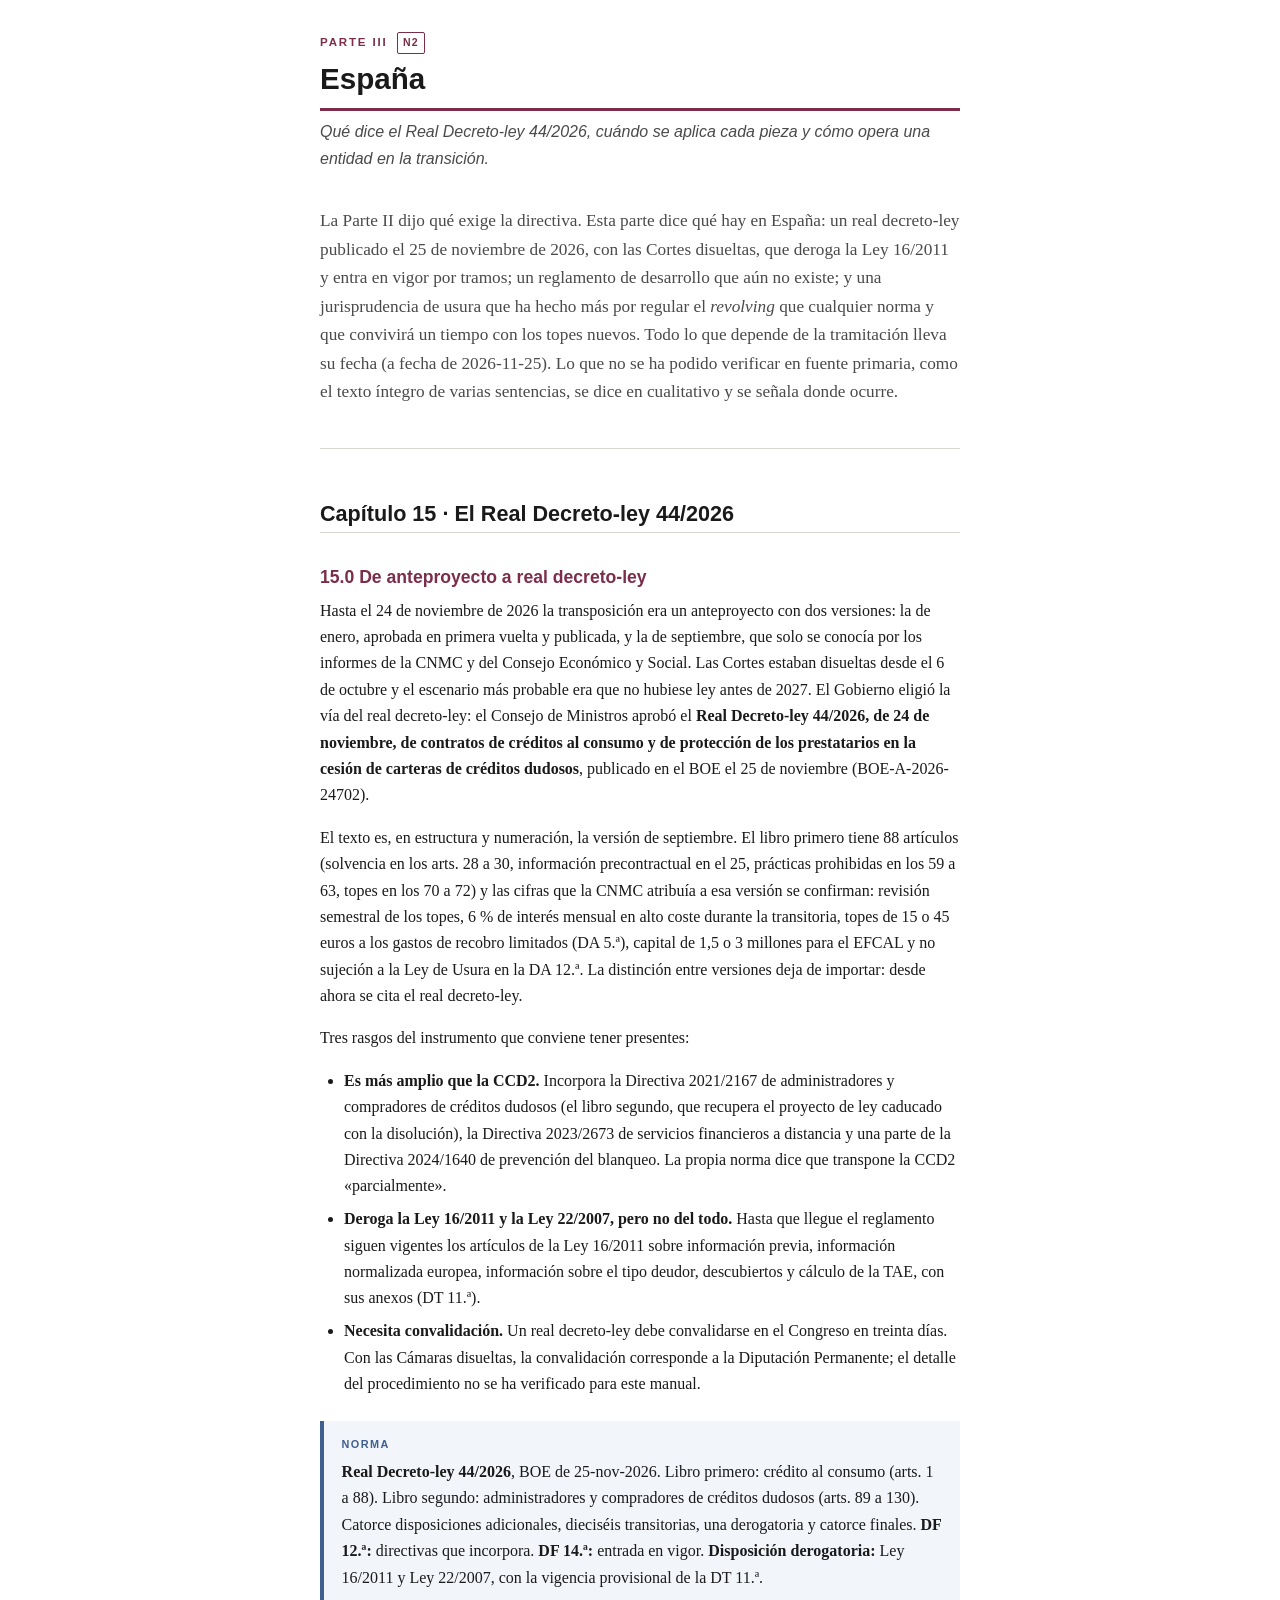
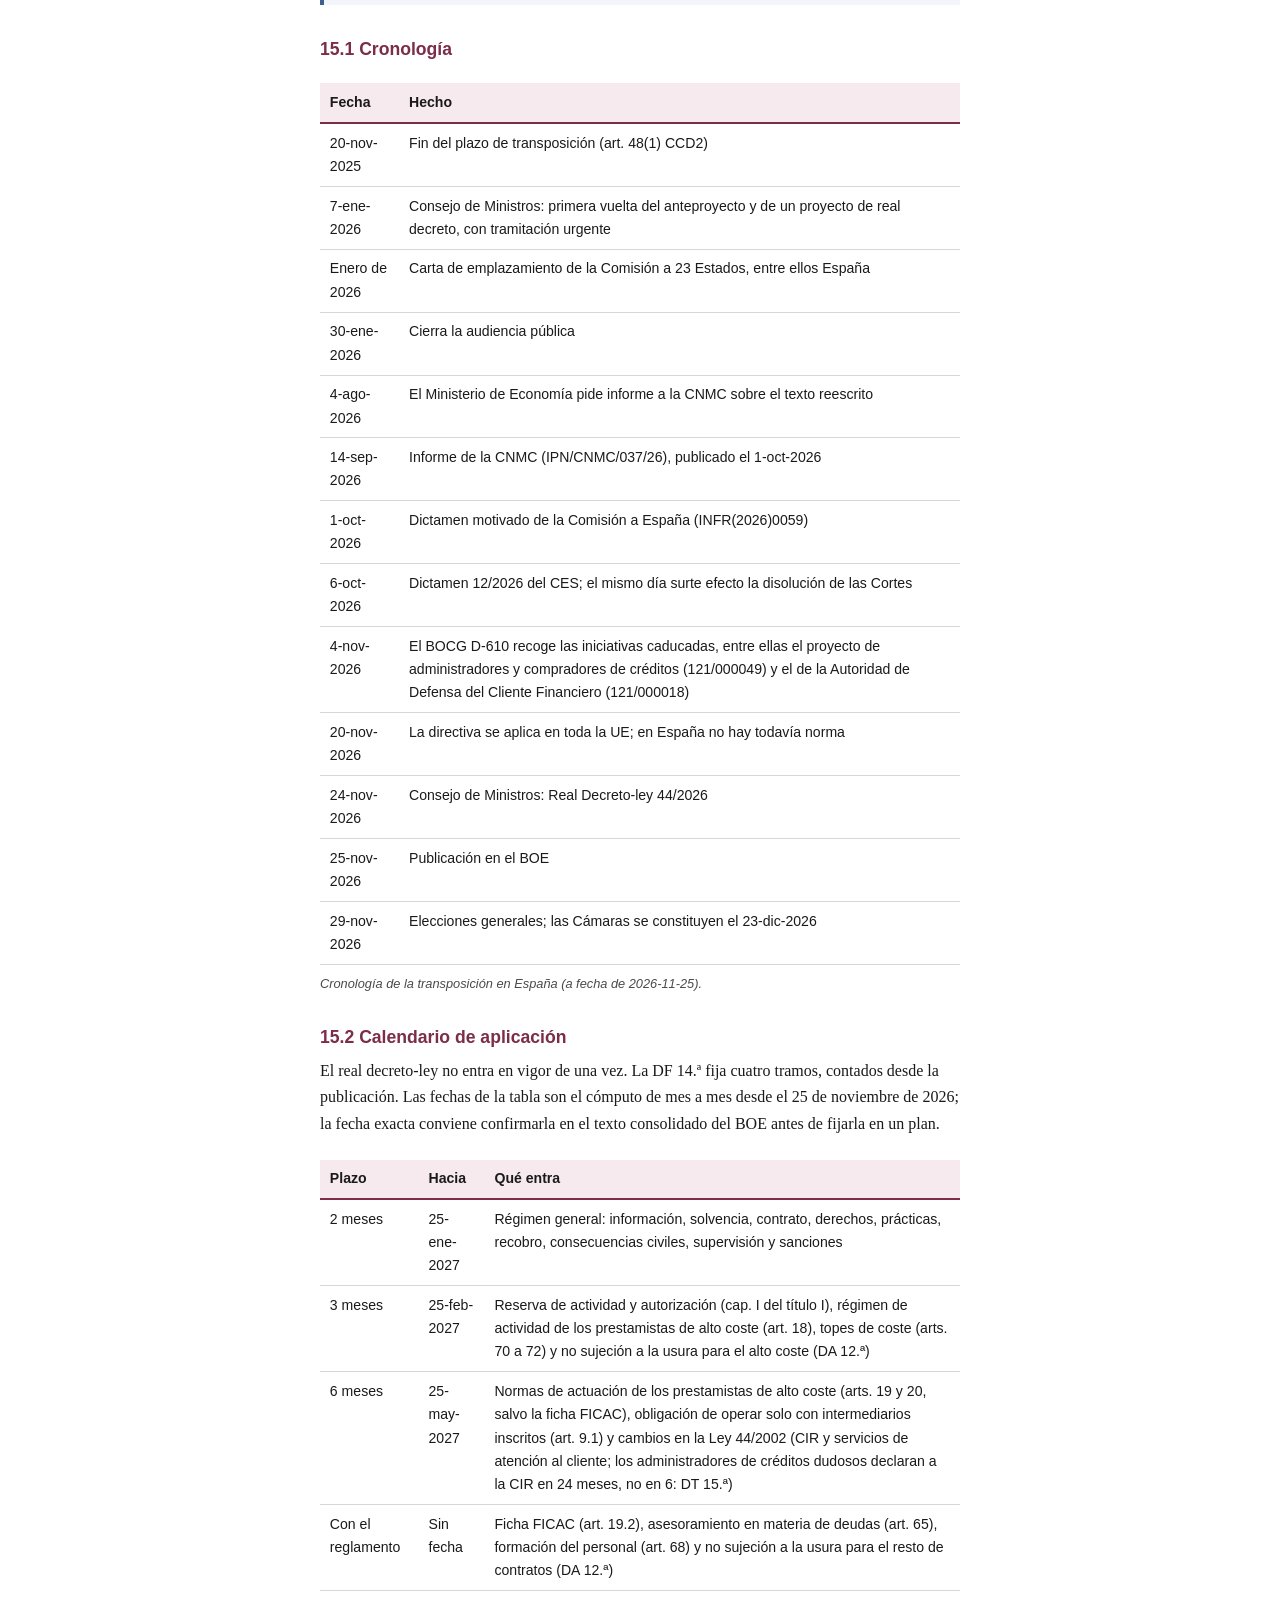
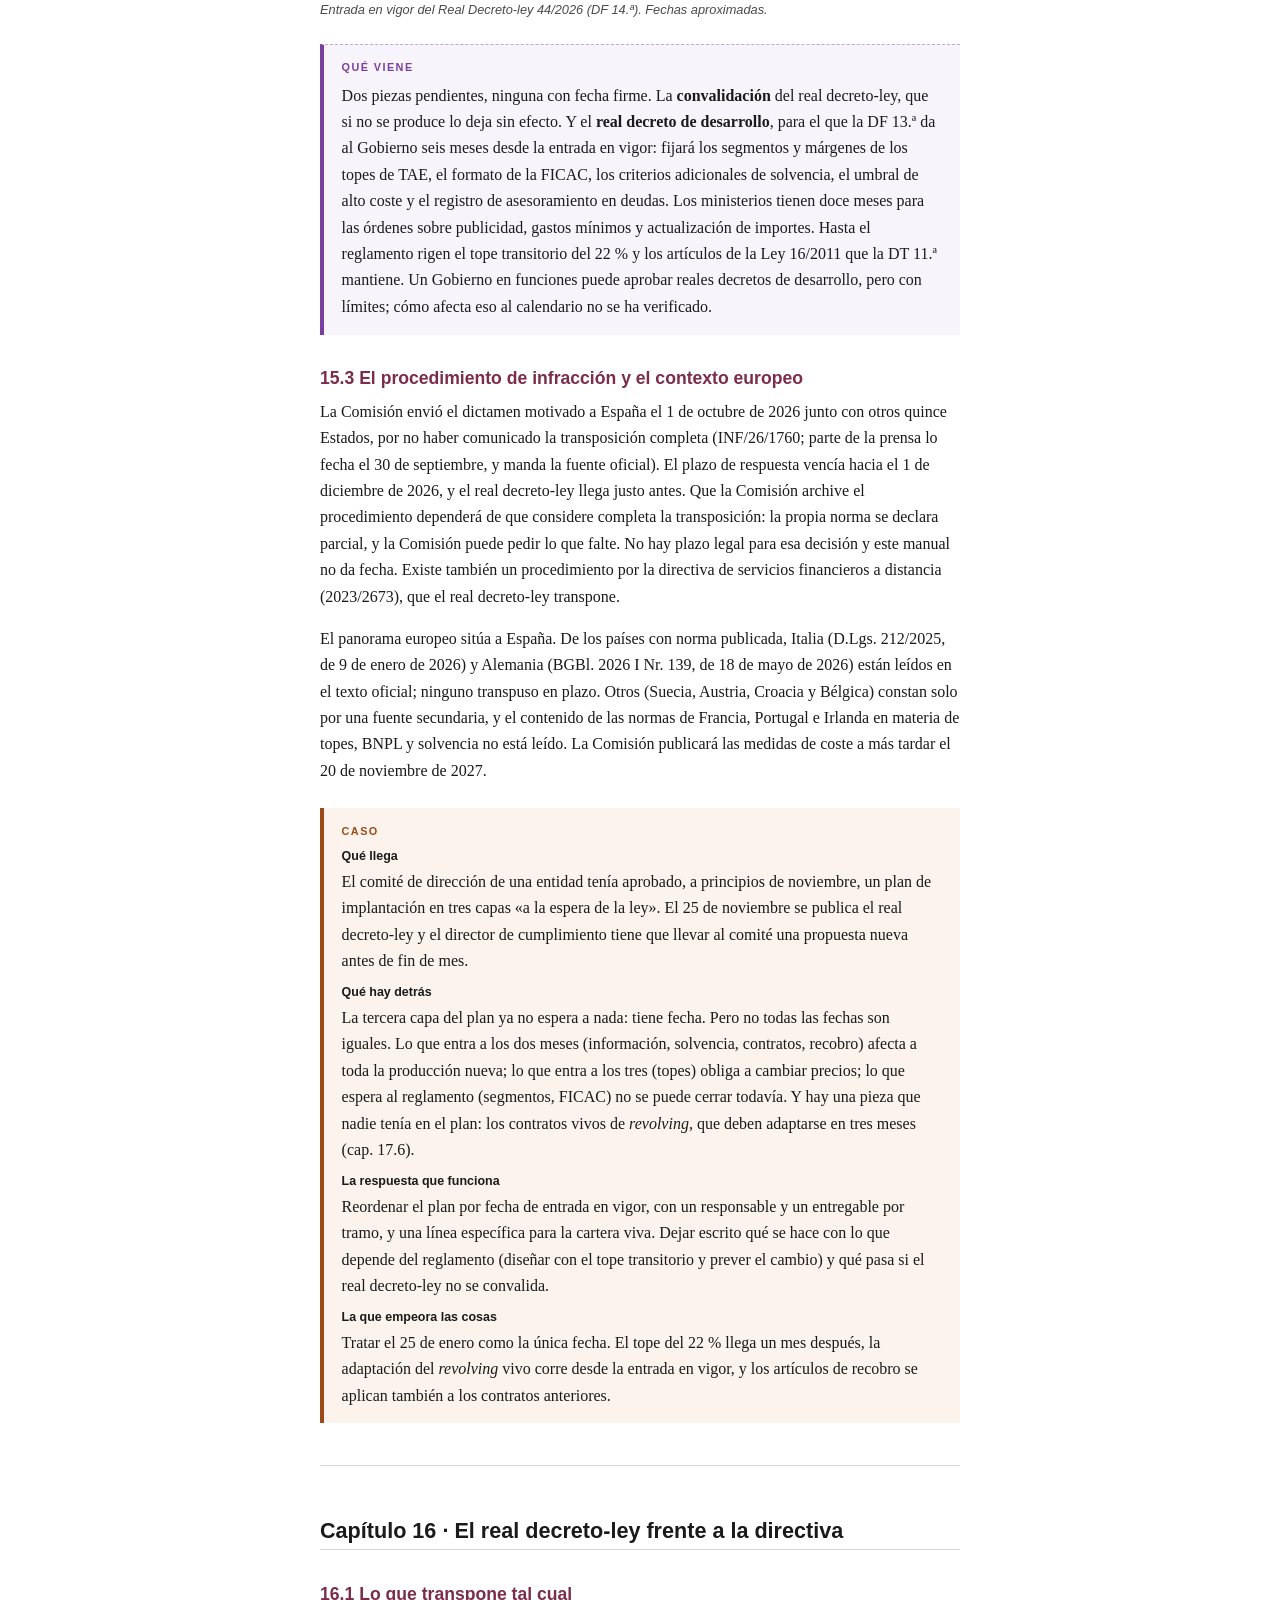
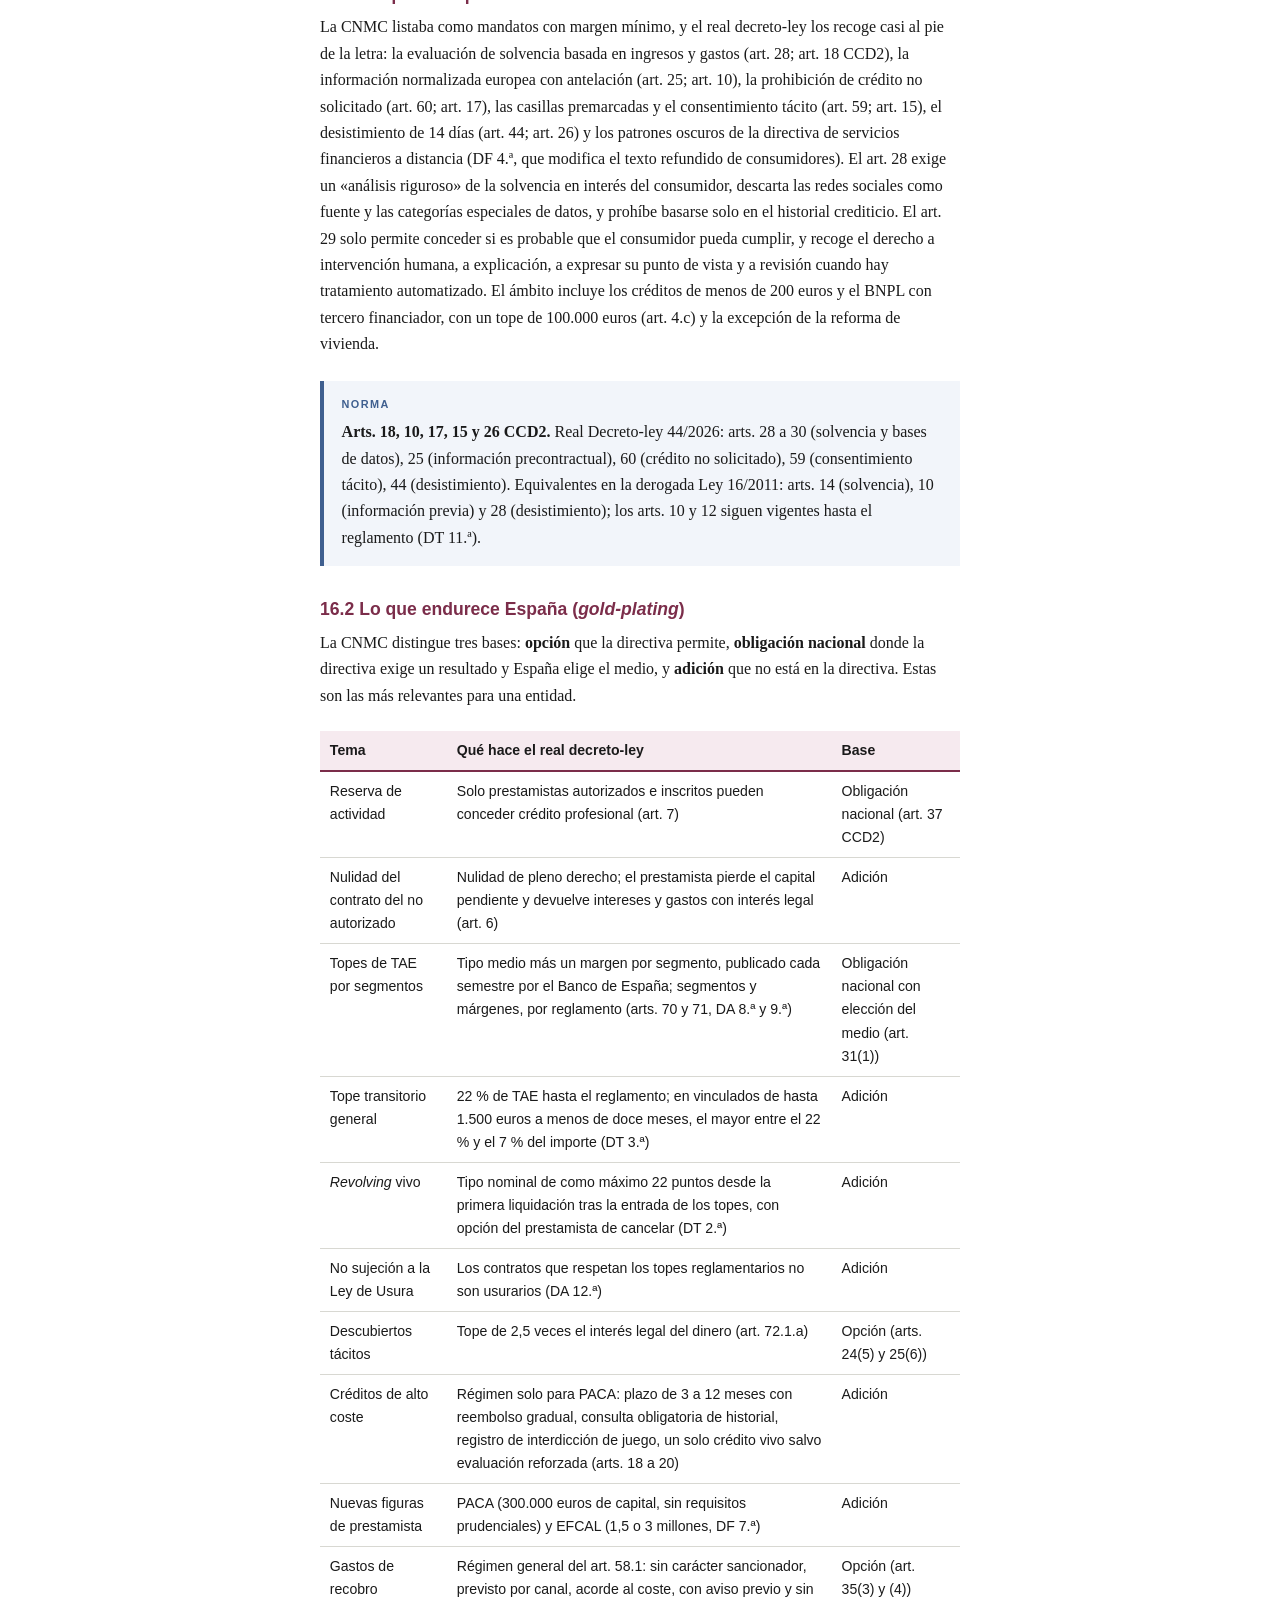
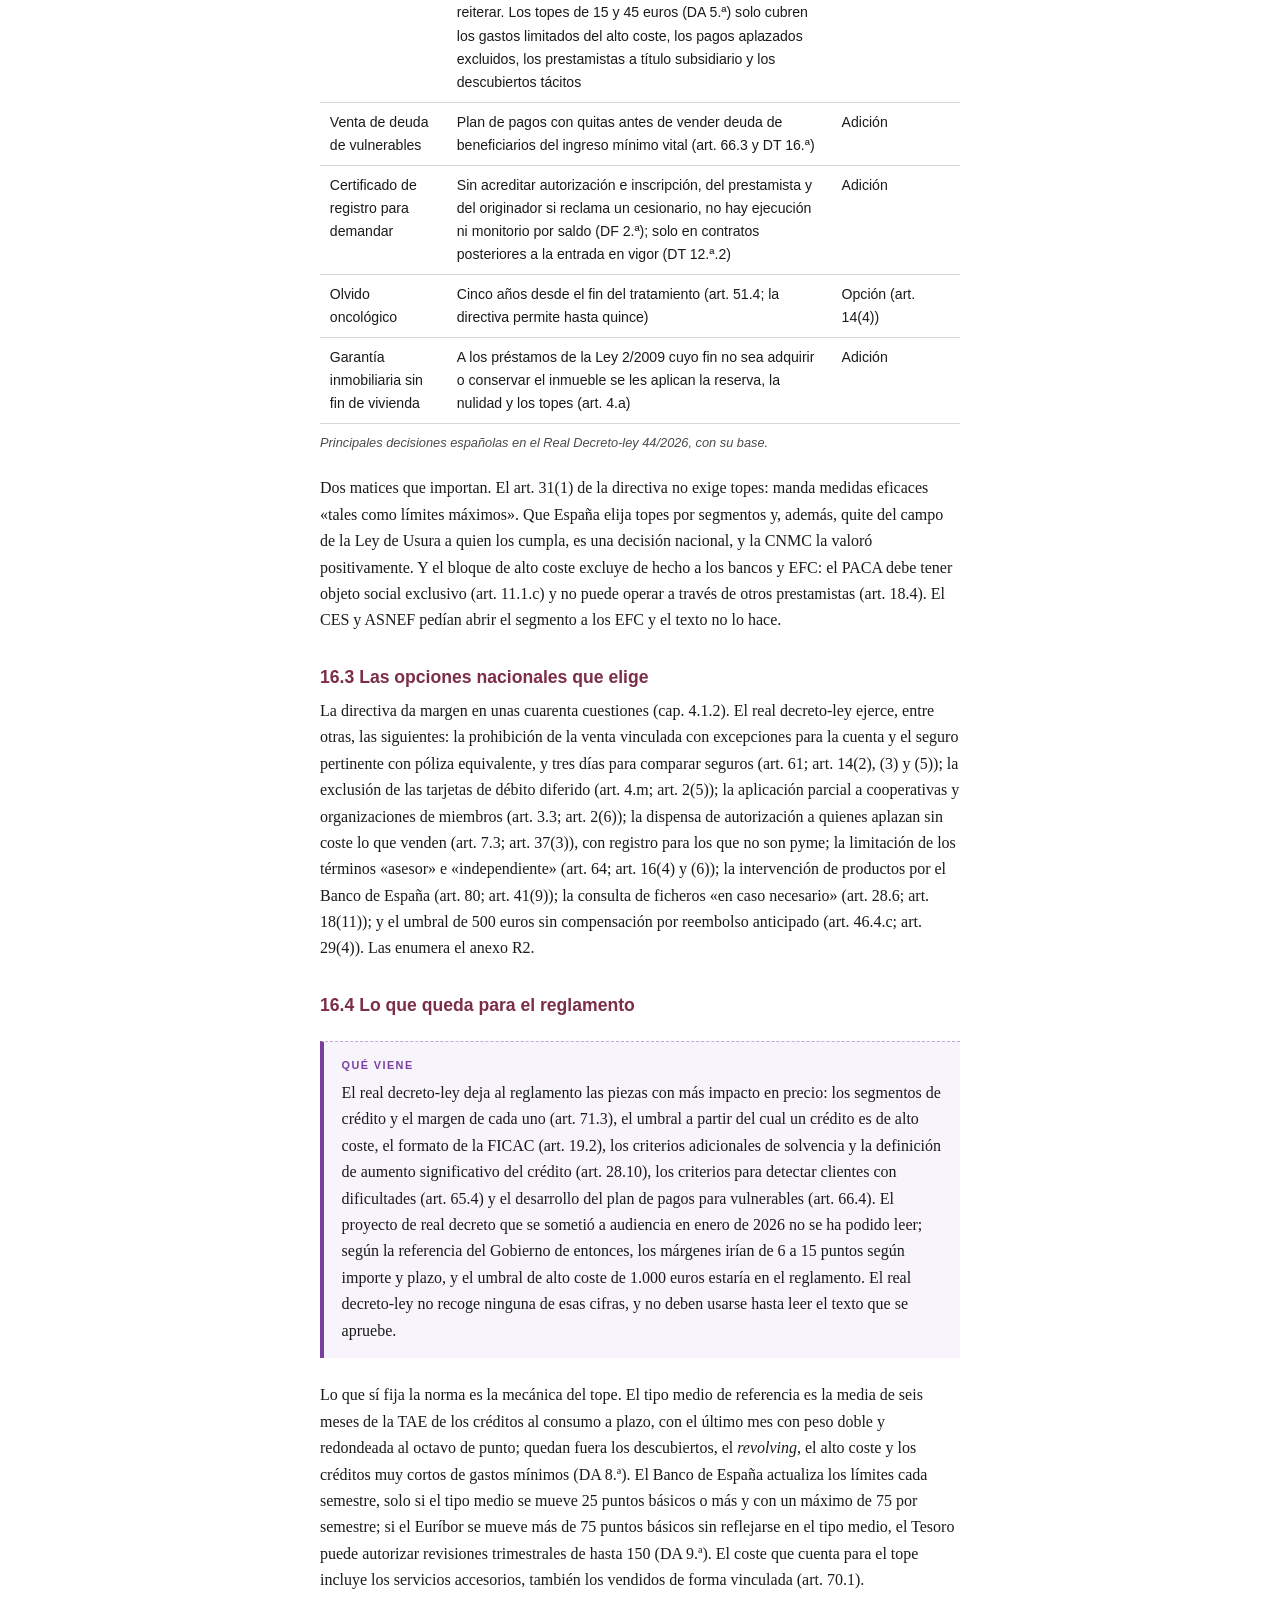
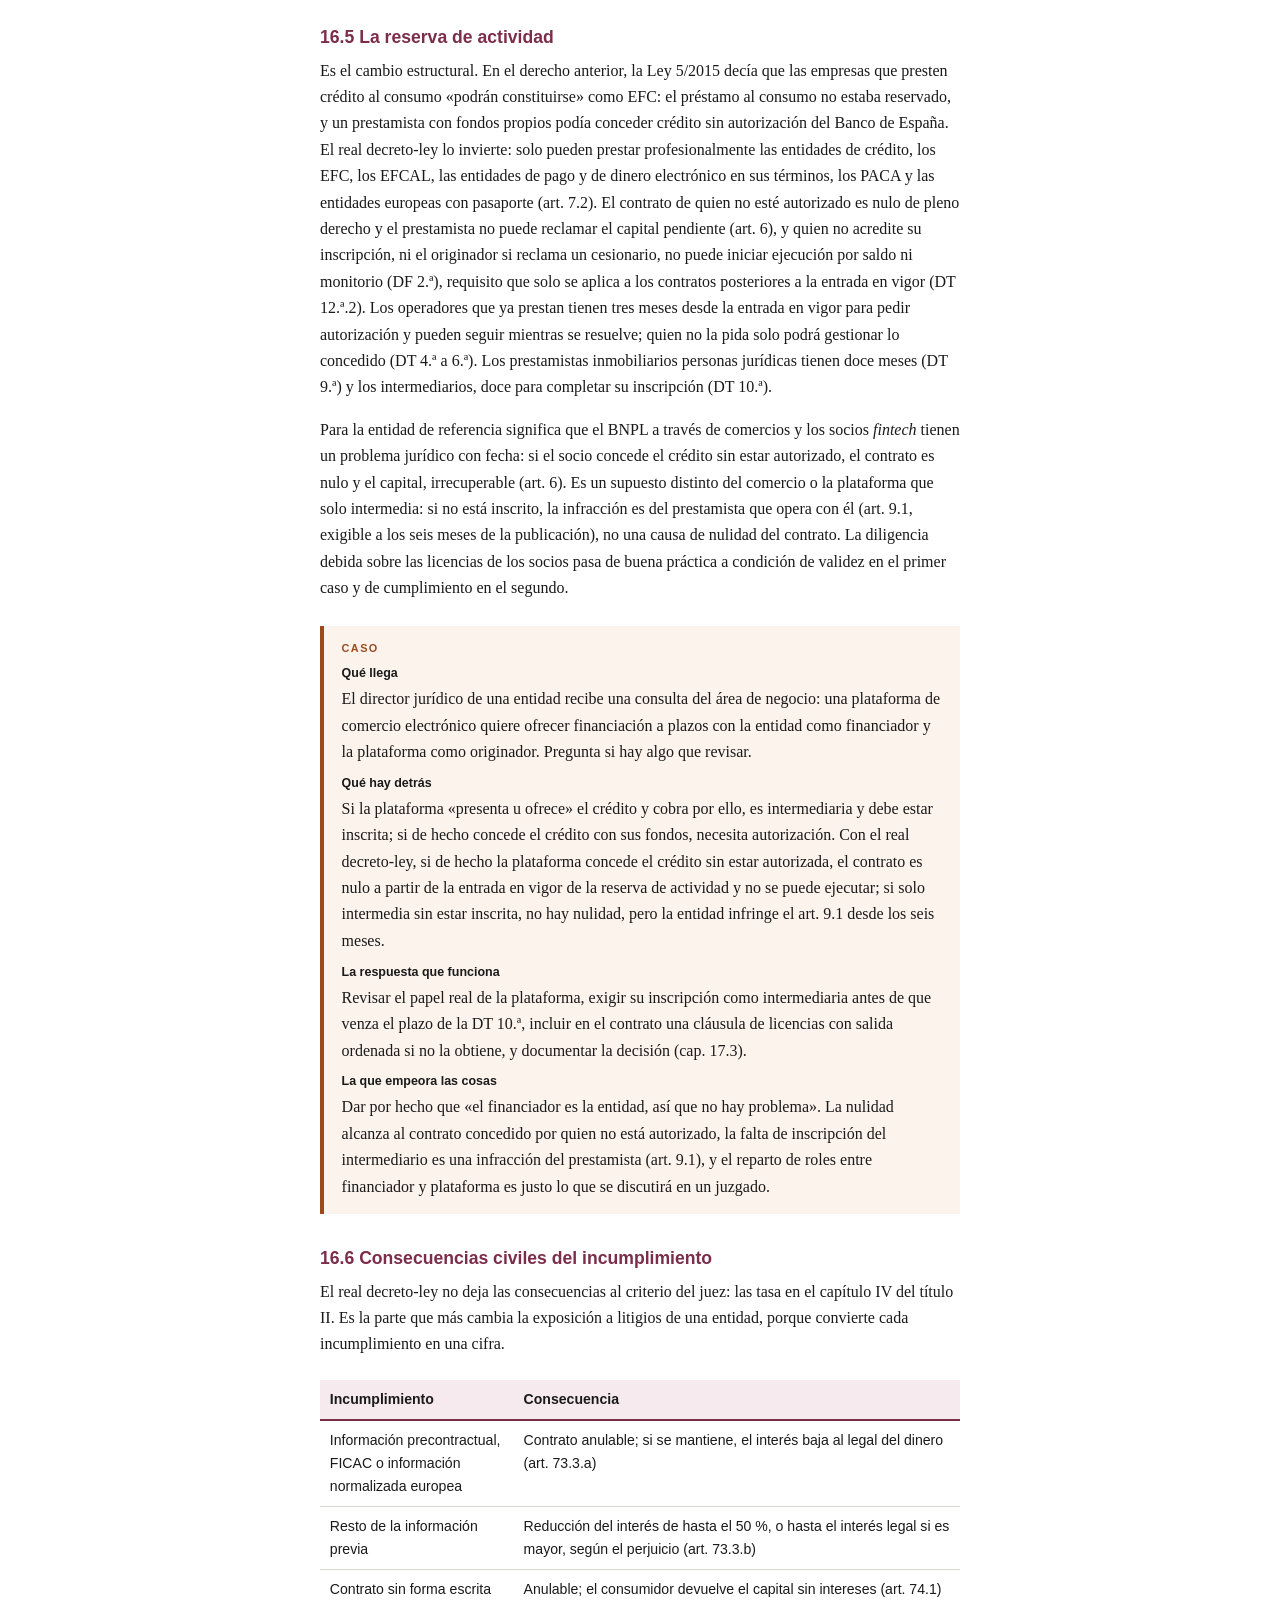
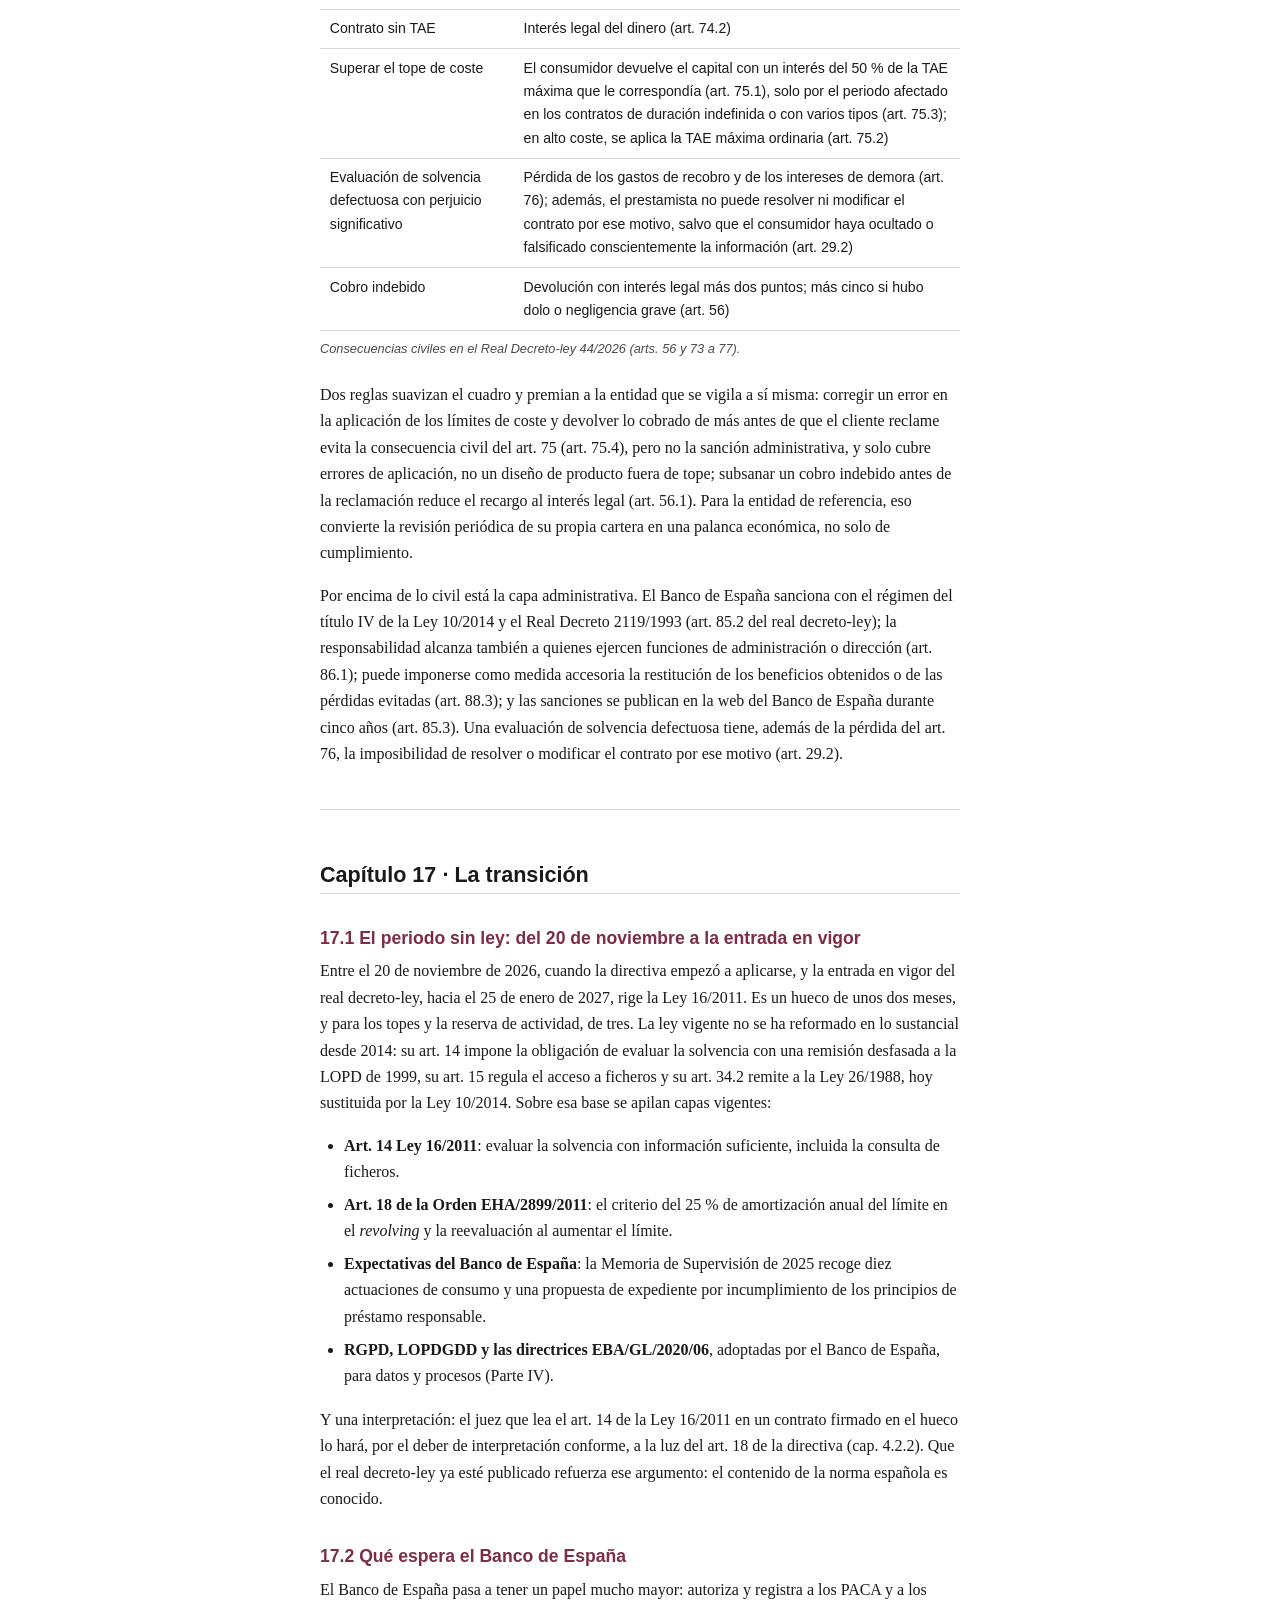
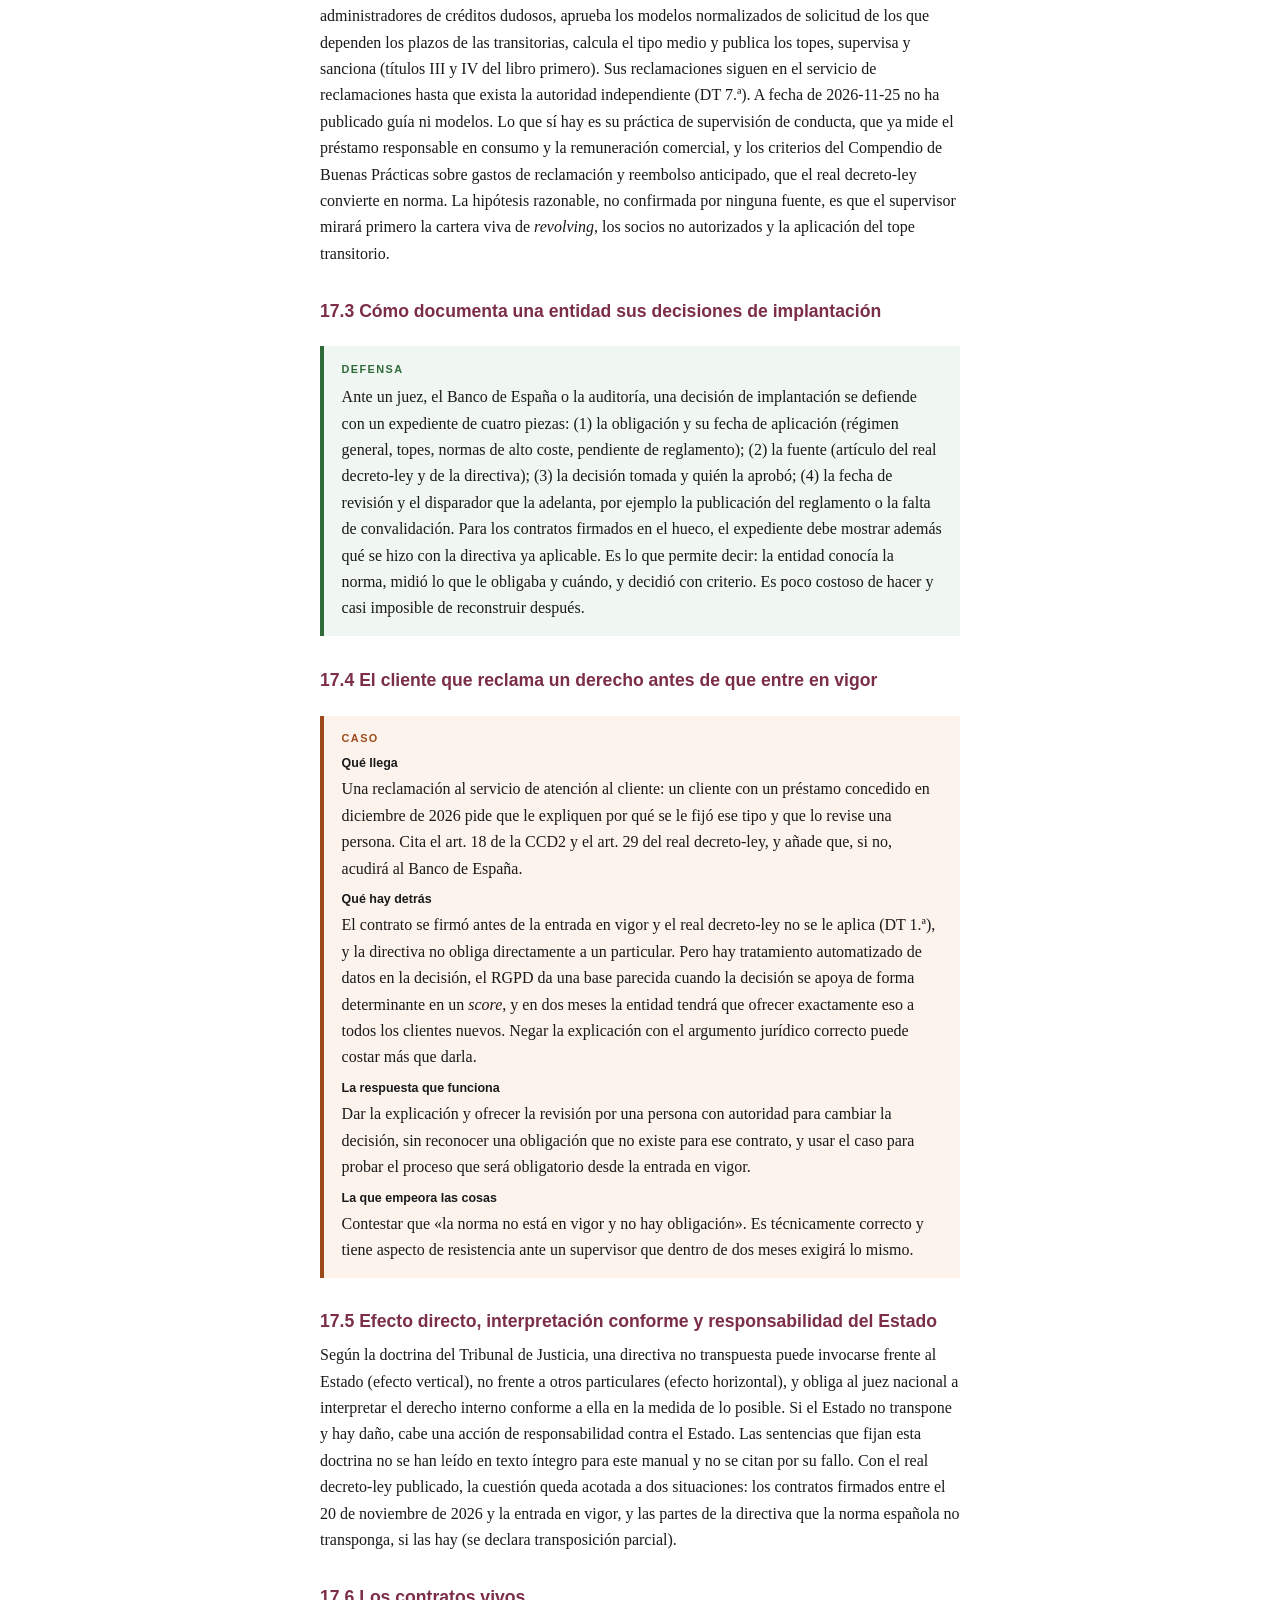
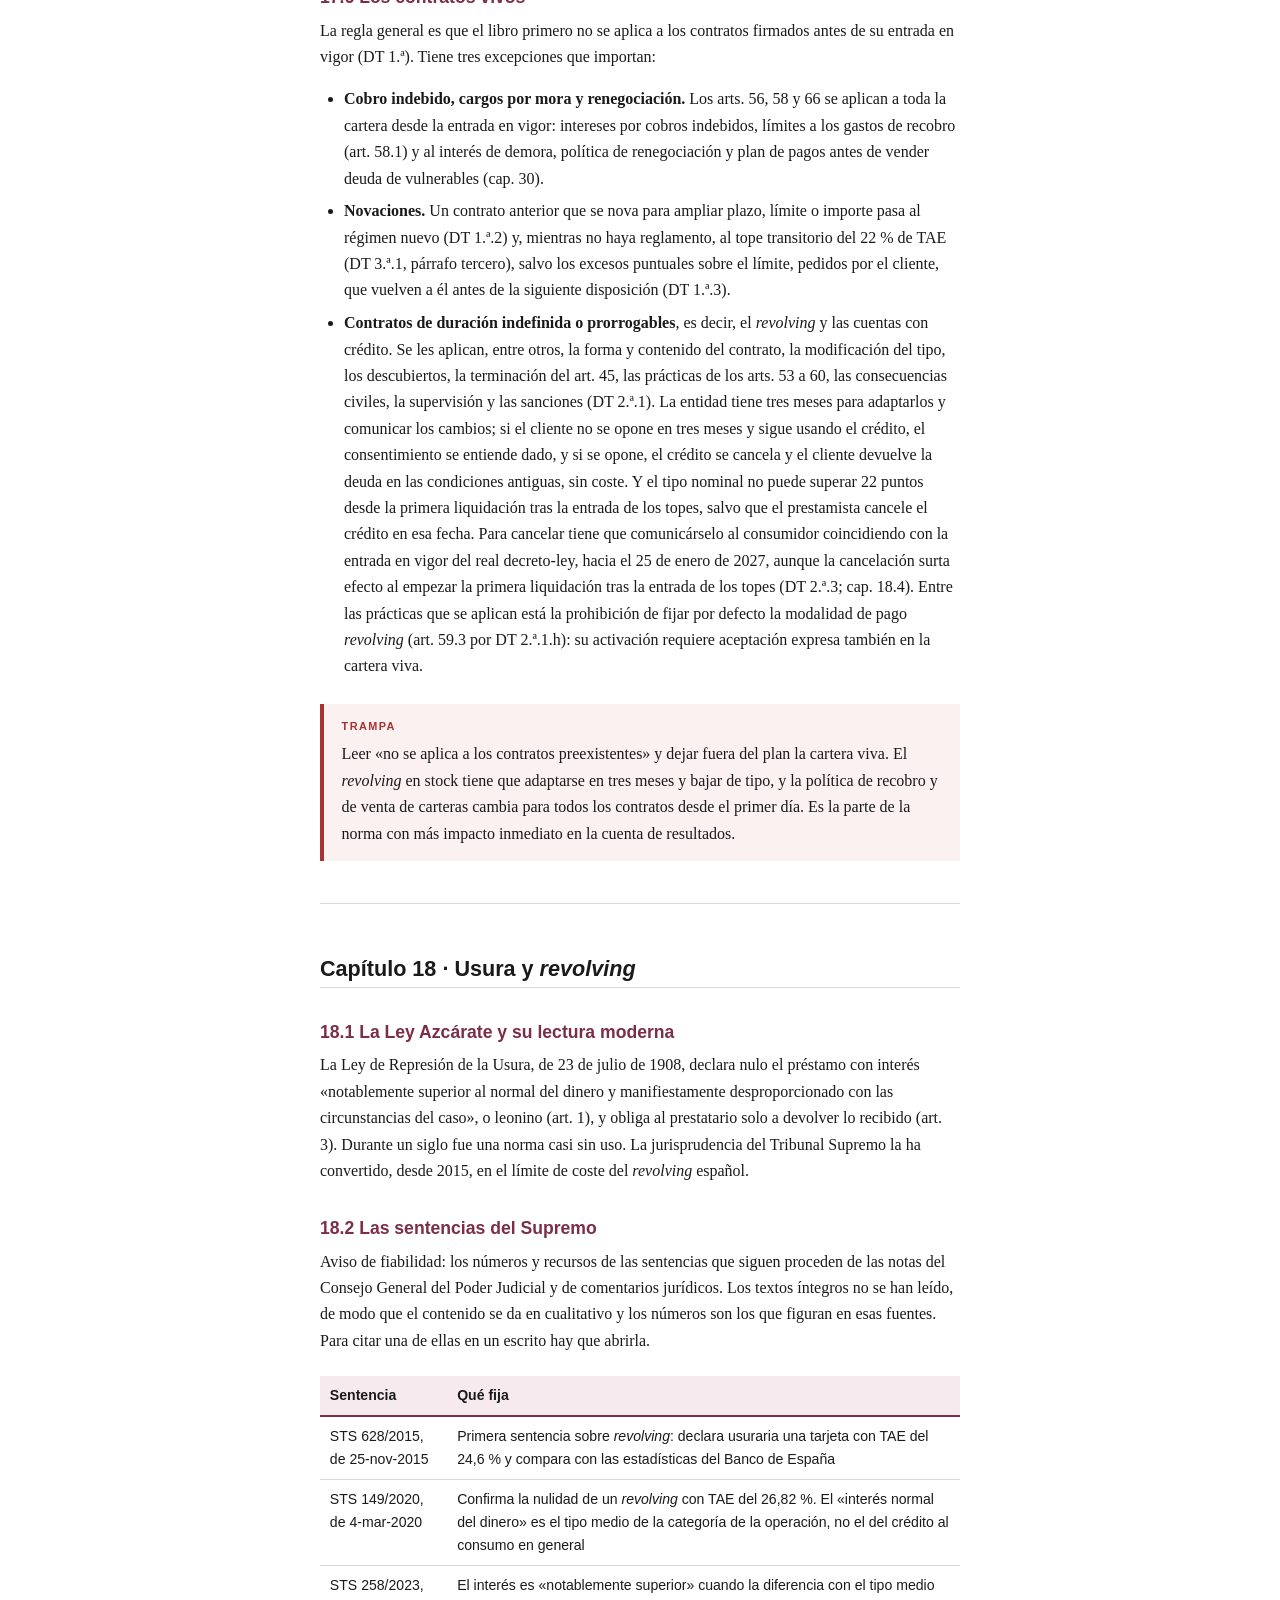
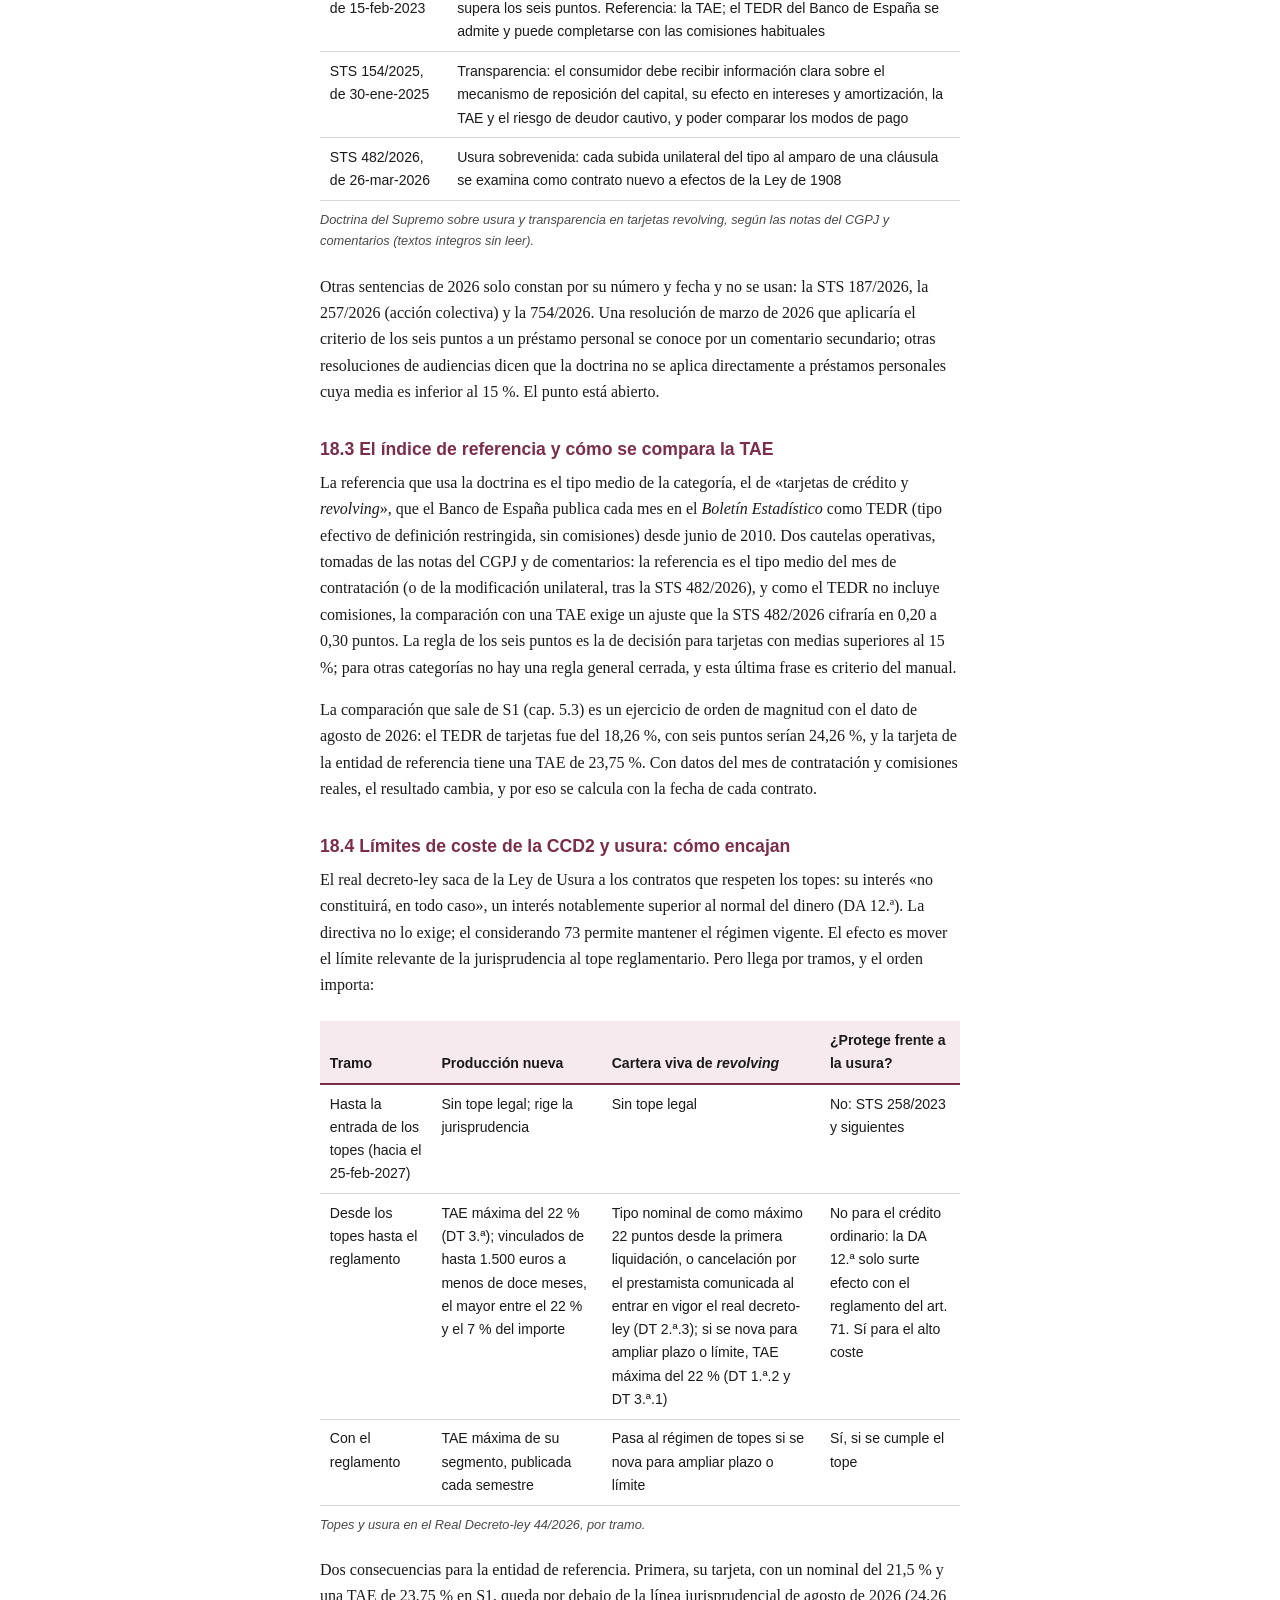
<file: manual/parte-03.html>
<!DOCTYPE html>
<html lang="es">
<head>
<meta charset="utf-8">
<meta name="viewport" content="width=device-width, initial-scale=1">
<title>Parte III · España</title>
<link rel="stylesheet" href="estilo.css">
</head>
<body>

<p class="eyebrow">Parte III <span class="nivel n2">N2</span></p>
<h1>España</h1>
<p class="subtitulo">Qué dice el Real Decreto-ley 44/2026, cuándo se aplica cada pieza y cómo opera una entidad en la transición.</p>

<p class="lead">La Parte II dijo qué exige la directiva. Esta parte dice qué hay en España: un real decreto-ley publicado el 25 de noviembre de 2026, con las Cortes disueltas, que deroga la Ley 16/2011 y entra en vigor por tramos; un reglamento de desarrollo que aún no existe; y una jurisprudencia de usura que ha hecho más por regular el <i>revolving</i> que cualquier norma y que convivirá un tiempo con los topes nuevos. Todo lo que depende de la tramitación lleva su fecha (a fecha de 2026-11-25). Lo que no se ha podido verificar en fuente primaria, como el texto íntegro de varias sentencias, se dice en cualitativo y se señala donde ocurre.</p>

<hr/>

<h2 id="cap15">Capítulo 15 · El Real Decreto-ley 44/2026</h2>

<h3 id="s15-0">15.0 De anteproyecto a real decreto-ley</h3>

<p>Hasta el 24 de noviembre de 2026 la transposición era un anteproyecto con dos versiones: la de enero, aprobada en primera vuelta y publicada, y la de septiembre, que solo se conocía por los informes de la CNMC y del Consejo Económico y Social. Las Cortes estaban disueltas desde el 6 de octubre y el escenario más probable era que no hubiese ley antes de 2027. El Gobierno eligió la vía del real decreto-ley: el Consejo de Ministros aprobó el <strong>Real Decreto-ley 44/2026, de 24 de noviembre, de contratos de créditos al consumo y de protección de los prestatarios en la cesión de carteras de créditos dudosos</strong>, publicado en el BOE el 25 de noviembre (BOE-A-2026-24702).</p>

<p>El texto es, en estructura y numeración, la versión de septiembre. El libro primero tiene 88 artículos (solvencia en los arts. 28 a 30, información precontractual en el 25, prácticas prohibidas en los 59 a 63, topes en los 70 a 72) y las cifras que la CNMC atribuía a esa versión se confirman: revisión semestral de los topes, 6 % de interés mensual en alto coste durante la transitoria, topes de 15 o 45 euros a los gastos de recobro limitados (DA 5.ª), capital de 1,5 o 3 millones para el EFCAL y no sujeción a la Ley de Usura en la DA 12.ª. La distinción entre versiones deja de importar: desde ahora se cita el real decreto-ley.</p>

<p>Tres rasgos del instrumento que conviene tener presentes:</p>

<ul>
<li><strong>Es más amplio que la CCD2.</strong> Incorpora la Directiva 2021/2167 de administradores y compradores de créditos dudosos (el libro segundo, que recupera el proyecto de ley caducado con la disolución), la Directiva 2023/2673 de servicios financieros a distancia y una parte de la Directiva 2024/1640 de prevención del blanqueo. La propia norma dice que transpone la CCD2 «parcialmente».</li>
<li><strong>Deroga la Ley 16/2011 y la Ley 22/2007, pero no del todo.</strong> Hasta que llegue el reglamento siguen vigentes los artículos de la Ley 16/2011 sobre información previa, información normalizada europea, información sobre el tipo deudor, descubiertos y cálculo de la TAE, con sus anexos (DT 11.ª).</li>
<li><strong>Necesita convalidación.</strong> Un real decreto-ley debe convalidarse en el Congreso en treinta días. Con las Cámaras disueltas, la convalidación corresponde a la Diputación Permanente; el detalle del procedimiento no se ha verificado para este manual.</li>
</ul>

<div class="bloque b-norma">
<span class="etiqueta">Norma</span>
<p><strong>Real Decreto-ley 44/2026</strong>, BOE de 25-nov-2026. Libro primero: crédito al consumo (arts. 1 a 88). Libro segundo: administradores y compradores de créditos dudosos (arts. 89 a 130). Catorce disposiciones adicionales, dieciséis transitorias, una derogatoria y catorce finales. <strong>DF 12.ª:</strong> directivas que incorpora. <strong>DF 14.ª:</strong> entrada en vigor. <strong>Disposición derogatoria:</strong> Ley 16/2011 y Ley 22/2007, con la vigencia provisional de la DT 11.ª.</p>
</div>

<h3 id="s15-1">15.1 Cronología</h3>

<div class="tabla-scroll">
<table>
<caption>Cronología de la transposición en España (a fecha de 2026-11-25).</caption>
<thead><tr><th>Fecha</th><th>Hecho</th></tr></thead>
<tbody>
<tr><td>20-nov-2025</td><td>Fin del plazo de transposición (art. 48(1) CCD2)</td></tr>
<tr><td>7-ene-2026</td><td>Consejo de Ministros: primera vuelta del anteproyecto y de un proyecto de real decreto, con tramitación urgente</td></tr>
<tr><td>Enero de 2026</td><td>Carta de emplazamiento de la Comisión a 23 Estados, entre ellos España</td></tr>
<tr><td>30-ene-2026</td><td>Cierra la audiencia pública</td></tr>
<tr><td>4-ago-2026</td><td>El Ministerio de Economía pide informe a la CNMC sobre el texto reescrito</td></tr>
<tr><td>14-sep-2026</td><td>Informe de la CNMC (IPN/CNMC/037/26), publicado el 1-oct-2026</td></tr>
<tr><td>1-oct-2026</td><td>Dictamen motivado de la Comisión a España (INFR(2026)0059)</td></tr>
<tr><td>6-oct-2026</td><td>Dictamen 12/2026 del CES; el mismo día surte efecto la disolución de las Cortes</td></tr>
<tr><td>4-nov-2026</td><td>El BOCG D-610 recoge las iniciativas caducadas, entre ellas el proyecto de administradores y compradores de créditos (121/000049) y el de la Autoridad de Defensa del Cliente Financiero (121/000018)</td></tr>
<tr><td>20-nov-2026</td><td>La directiva se aplica en toda la UE; en España no hay todavía norma</td></tr>
<tr><td>24-nov-2026</td><td>Consejo de Ministros: Real Decreto-ley 44/2026</td></tr>
<tr><td>25-nov-2026</td><td>Publicación en el BOE</td></tr>
<tr><td>29-nov-2026</td><td>Elecciones generales; las Cámaras se constituyen el 23-dic-2026</td></tr>
</tbody>
</table>
</div>

<h3 id="s15-2">15.2 Calendario de aplicación</h3>

<p>El real decreto-ley no entra en vigor de una vez. La DF 14.ª fija cuatro tramos, contados desde la publicación. Las fechas de la tabla son el cómputo de mes a mes desde el 25 de noviembre de 2026; la fecha exacta conviene confirmarla en el texto consolidado del BOE antes de fijarla en un plan.</p>

<div class="tabla-scroll">
<table>
<caption>Entrada en vigor del Real Decreto-ley 44/2026 (DF 14.ª). Fechas aproximadas.</caption>
<thead><tr><th>Plazo</th><th>Hacia</th><th>Qué entra</th></tr></thead>
<tbody>
<tr><td>2 meses</td><td>25-ene-2027</td><td>Régimen general: información, solvencia, contrato, derechos, prácticas, recobro, consecuencias civiles, supervisión y sanciones</td></tr>
<tr><td>3 meses</td><td>25-feb-2027</td><td>Reserva de actividad y autorización (cap. I del título I), régimen de actividad de los prestamistas de alto coste (art. 18), topes de coste (arts. 70 a 72) y no sujeción a la usura para el alto coste (DA 12.ª)</td></tr>
<tr><td>6 meses</td><td>25-may-2027</td><td>Normas de actuación de los prestamistas de alto coste (arts. 19 y 20, salvo la ficha FICAC), obligación de operar solo con intermediarios inscritos (art. 9.1) y cambios en la Ley 44/2002 (CIR y servicios de atención al cliente; los administradores de créditos dudosos declaran a la CIR en 24 meses, no en 6: DT 15.ª)</td></tr>
<tr><td>Con el reglamento</td><td>Sin fecha</td><td>Ficha FICAC (art. 19.2), asesoramiento en materia de deudas (art. 65), formación del personal (art. 68) y no sujeción a la usura para el resto de contratos (DA 12.ª)</td></tr>
</tbody>
</table>
</div>

<div class="bloque b-viene">
<span class="etiqueta">Qué viene</span>
<p>Dos piezas pendientes, ninguna con fecha firme. La <strong>convalidación</strong> del real decreto-ley, que si no se produce lo deja sin efecto. Y el <strong>real decreto de desarrollo</strong>, para el que la DF 13.ª da al Gobierno seis meses desde la entrada en vigor: fijará los segmentos y márgenes de los topes de TAE, el formato de la FICAC, los criterios adicionales de solvencia, el umbral de alto coste y el registro de asesoramiento en deudas. Los ministerios tienen doce meses para las órdenes sobre publicidad, gastos mínimos y actualización de importes. Hasta el reglamento rigen el tope transitorio del 22 % y los artículos de la Ley 16/2011 que la DT 11.ª mantiene. Un Gobierno en funciones puede aprobar reales decretos de desarrollo, pero con límites; cómo afecta eso al calendario no se ha verificado.</p>
</div>

<h3 id="s15-3">15.3 El procedimiento de infracción y el contexto europeo</h3>

<p>La Comisión envió el dictamen motivado a España el 1 de octubre de 2026 junto con otros quince Estados, por no haber comunicado la transposición completa (INF/26/1760; parte de la prensa lo fecha el 30 de septiembre, y manda la fuente oficial). El plazo de respuesta vencía hacia el 1 de diciembre de 2026, y el real decreto-ley llega justo antes. Que la Comisión archive el procedimiento dependerá de que considere completa la transposición: la propia norma se declara parcial, y la Comisión puede pedir lo que falte. No hay plazo legal para esa decisión y este manual no da fecha. Existe también un procedimiento por la directiva de servicios financieros a distancia (2023/2673), que el real decreto-ley transpone.</p>

<p>El panorama europeo sitúa a España. De los países con norma publicada, Italia (D.Lgs. 212/2025, de 9 de enero de 2026) y Alemania (BGBl. 2026 I Nr. 139, de 18 de mayo de 2026) están leídos en el texto oficial; ninguno transpuso en plazo. Otros (Suecia, Austria, Croacia y Bélgica) constan solo por una fuente secundaria, y el contenido de las normas de Francia, Portugal e Irlanda en materia de topes, BNPL y solvencia no está leído. La Comisión publicará las medidas de coste a más tardar el 20 de noviembre de 2027.</p>

<div class="bloque b-caso">
<span class="etiqueta">Caso</span>
<dl>
<dt>Qué llega</dt>
<dd>El comité de dirección de una entidad tenía aprobado, a principios de noviembre, un plan de implantación en tres capas «a la espera de la ley». El 25 de noviembre se publica el real decreto-ley y el director de cumplimiento tiene que llevar al comité una propuesta nueva antes de fin de mes.</dd>
<dt>Qué hay detrás</dt>
<dd>La tercera capa del plan ya no espera a nada: tiene fecha. Pero no todas las fechas son iguales. Lo que entra a los dos meses (información, solvencia, contratos, recobro) afecta a toda la producción nueva; lo que entra a los tres (topes) obliga a cambiar precios; lo que espera al reglamento (segmentos, FICAC) no se puede cerrar todavía. Y hay una pieza que nadie tenía en el plan: los contratos vivos de <i>revolving</i>, que deben adaptarse en tres meses (cap. 17.6).</dd>
<dt>La respuesta que funciona</dt>
<dd>Reordenar el plan por fecha de entrada en vigor, con un responsable y un entregable por tramo, y una línea específica para la cartera viva. Dejar escrito qué se hace con lo que depende del reglamento (diseñar con el tope transitorio y prever el cambio) y qué pasa si el real decreto-ley no se convalida.</dd>
<dt>La que empeora las cosas</dt>
<dd>Tratar el 25 de enero como la única fecha. El tope del 22 % llega un mes después, la adaptación del <i>revolving</i> vivo corre desde la entrada en vigor, y los artículos de recobro se aplican también a los contratos anteriores.</dd>
</dl>
</div>

<hr/>

<h2 id="cap16">Capítulo 16 · El real decreto-ley frente a la directiva</h2>

<h3 id="s16-1">16.1 Lo que transpone tal cual</h3>

<p>La CNMC listaba como mandatos con margen mínimo, y el real decreto-ley los recoge casi al pie de la letra: la evaluación de solvencia basada en ingresos y gastos (art. 28; art. 18 CCD2), la información normalizada europea con antelación (art. 25; art. 10), la prohibición de crédito no solicitado (art. 60; art. 17), las casillas premarcadas y el consentimiento tácito (art. 59; art. 15), el desistimiento de 14 días (art. 44; art. 26) y los patrones oscuros de la directiva de servicios financieros a distancia (DF 4.ª, que modifica el texto refundido de consumidores). El art. 28 exige un «análisis riguroso» de la solvencia en interés del consumidor, descarta las redes sociales como fuente y las categorías especiales de datos, y prohíbe basarse solo en el historial crediticio. El art. 29 solo permite conceder si es probable que el consumidor pueda cumplir, y recoge el derecho a intervención humana, a explicación, a expresar su punto de vista y a revisión cuando hay tratamiento automatizado. El ámbito incluye los créditos de menos de 200 euros y el BNPL con tercero financiador, con un tope de 100.000 euros (art. 4.c) y la excepción de la reforma de vivienda.</p>

<div class="bloque b-norma">
<span class="etiqueta">Norma</span>
<p><strong>Arts. 18, 10, 17, 15 y 26 CCD2.</strong> Real Decreto-ley 44/2026: arts. 28 a 30 (solvencia y bases de datos), 25 (información precontractual), 60 (crédito no solicitado), 59 (consentimiento tácito), 44 (desistimiento). Equivalentes en la derogada Ley 16/2011: arts. 14 (solvencia), 10 (información previa) y 28 (desistimiento); los arts. 10 y 12 siguen vigentes hasta el reglamento (DT 11.ª).</p>
</div>

<h3 id="s16-2">16.2 Lo que endurece España (<i>gold-plating</i>)</h3>

<p>La CNMC distingue tres bases: <strong>opción</strong> que la directiva permite, <strong>obligación nacional</strong> donde la directiva exige un resultado y España elige el medio, y <strong>adición</strong> que no está en la directiva. Estas son las más relevantes para una entidad.</p>

<div class="tabla-scroll">
<table>
<caption>Principales decisiones españolas en el Real Decreto-ley 44/2026, con su base.</caption>
<thead><tr><th>Tema</th><th>Qué hace el real decreto-ley</th><th>Base</th></tr></thead>
<tbody>
<tr><td>Reserva de actividad</td><td>Solo prestamistas autorizados e inscritos pueden conceder crédito profesional (art. 7)</td><td>Obligación nacional (art. 37 CCD2)</td></tr>
<tr><td>Nulidad del contrato del no autorizado</td><td>Nulidad de pleno derecho; el prestamista pierde el capital pendiente y devuelve intereses y gastos con interés legal (art. 6)</td><td>Adición</td></tr>
<tr><td>Topes de TAE por segmentos</td><td>Tipo medio más un margen por segmento, publicado cada semestre por el Banco de España; segmentos y márgenes, por reglamento (arts. 70 y 71, DA 8.ª y 9.ª)</td><td>Obligación nacional con elección del medio (art. 31(1))</td></tr>
<tr><td>Tope transitorio general</td><td>22 % de TAE hasta el reglamento; en vinculados de hasta 1.500 euros a menos de doce meses, el mayor entre el 22 % y el 7 % del importe (DT 3.ª)</td><td>Adición</td></tr>
<tr><td><i>Revolving</i> vivo</td><td>Tipo nominal de como máximo 22 puntos desde la primera liquidación tras la entrada de los topes, con opción del prestamista de cancelar (DT 2.ª)</td><td>Adición</td></tr>
<tr><td>No sujeción a la Ley de Usura</td><td>Los contratos que respetan los topes reglamentarios no son usurarios (DA 12.ª)</td><td>Adición</td></tr>
<tr><td>Descubiertos tácitos</td><td>Tope de 2,5 veces el interés legal del dinero (art. 72.1.a)</td><td>Opción (arts. 24(5) y 25(6))</td></tr>
<tr><td>Créditos de alto coste</td><td>Régimen solo para PACA: plazo de 3 a 12 meses con reembolso gradual, consulta obligatoria de historial, registro de interdicción de juego, un solo crédito vivo salvo evaluación reforzada (arts. 18 a 20)</td><td>Adición</td></tr>
<tr><td>Nuevas figuras de prestamista</td><td>PACA (300.000 euros de capital, sin requisitos prudenciales) y EFCAL (1,5 o 3 millones, DF 7.ª)</td><td>Adición</td></tr>
<tr><td>Gastos de recobro</td><td>Régimen general del art. 58.1: sin carácter sancionador, previsto por canal, acorde al coste, con aviso previo y sin reiterar. Los topes de 15 y 45 euros (DA 5.ª) solo cubren los gastos limitados del alto coste, los pagos aplazados excluidos, los prestamistas a título subsidiario y los descubiertos tácitos</td><td>Opción (art. 35(3) y (4))</td></tr>
<tr><td>Venta de deuda de vulnerables</td><td>Plan de pagos con quitas antes de vender deuda de beneficiarios del ingreso mínimo vital (art. 66.3 y DT 16.ª)</td><td>Adición</td></tr>
<tr><td>Certificado de registro para demandar</td><td>Sin acreditar autorización e inscripción, del prestamista y del originador si reclama un cesionario, no hay ejecución ni monitorio por saldo (DF 2.ª); solo en contratos posteriores a la entrada en vigor (DT 12.ª.2)</td><td>Adición</td></tr>
<tr><td>Olvido oncológico</td><td>Cinco años desde el fin del tratamiento (art. 51.4; la directiva permite hasta quince)</td><td>Opción (art. 14(4))</td></tr>
<tr><td>Garantía inmobiliaria sin fin de vivienda</td><td>A los préstamos de la Ley 2/2009 cuyo fin no sea adquirir o conservar el inmueble se les aplican la reserva, la nulidad y los topes (art. 4.a)</td><td>Adición</td></tr>
</tbody>
</table>
</div>

<p>Dos matices que importan. El art. 31(1) de la directiva no exige topes: manda medidas eficaces «tales como límites máximos». Que España elija topes por segmentos y, además, quite del campo de la Ley de Usura a quien los cumpla, es una decisión nacional, y la CNMC la valoró positivamente. Y el bloque de alto coste excluye de hecho a los bancos y EFC: el PACA debe tener objeto social exclusivo (art. 11.1.c) y no puede operar a través de otros prestamistas (art. 18.4). El CES y ASNEF pedían abrir el segmento a los EFC y el texto no lo hace.</p>

<h3 id="s16-3">16.3 Las opciones nacionales que elige</h3>

<p>La directiva da margen en unas cuarenta cuestiones (cap. 4.1.2). El real decreto-ley ejerce, entre otras, las siguientes: la prohibición de la venta vinculada con excepciones para la cuenta y el seguro pertinente con póliza equivalente, y tres días para comparar seguros (art. 61; art. 14(2), (3) y (5)); la exclusión de las tarjetas de débito diferido (art. 4.m; art. 2(5)); la aplicación parcial a cooperativas y organizaciones de miembros (art. 3.3; art. 2(6)); la dispensa de autorización a quienes aplazan sin coste lo que venden (art. 7.3; art. 37(3)), con registro para los que no son pyme; la limitación de los términos «asesor» e «independiente» (art. 64; art. 16(4) y (6)); la intervención de productos por el Banco de España (art. 80; art. 41(9)); la consulta de ficheros «en caso necesario» (art. 28.6; art. 18(11)); y el umbral de 500 euros sin compensación por reembolso anticipado (art. 46.4.c; art. 29(4)). Las enumera el anexo R2.</p>

<h3 id="s16-4">16.4 Lo que queda para el reglamento</h3>

<div class="bloque b-viene">
<span class="etiqueta">Qué viene</span>
<p>El real decreto-ley deja al reglamento las piezas con más impacto en precio: los segmentos de crédito y el margen de cada uno (art. 71.3), el umbral a partir del cual un crédito es de alto coste, el formato de la FICAC (art. 19.2), los criterios adicionales de solvencia y la definición de aumento significativo del crédito (art. 28.10), los criterios para detectar clientes con dificultades (art. 65.4) y el desarrollo del plan de pagos para vulnerables (art. 66.4). El proyecto de real decreto que se sometió a audiencia en enero de 2026 no se ha podido leer; según la referencia del Gobierno de entonces, los márgenes irían de 6 a 15 puntos según importe y plazo, y el umbral de alto coste de 1.000 euros estaría en el reglamento. El real decreto-ley no recoge ninguna de esas cifras, y no deben usarse hasta leer el texto que se apruebe.</p>
</div>

<p>Lo que sí fija la norma es la mecánica del tope. El tipo medio de referencia es la media de seis meses de la TAE de los créditos al consumo a plazo, con el último mes con peso doble y redondeada al octavo de punto; quedan fuera los descubiertos, el <i>revolving</i>, el alto coste y los créditos muy cortos de gastos mínimos (DA 8.ª). El Banco de España actualiza los límites cada semestre, solo si el tipo medio se mueve 25 puntos básicos o más y con un máximo de 75 por semestre; si el Euríbor se mueve más de 75 puntos básicos sin reflejarse en el tipo medio, el Tesoro puede autorizar revisiones trimestrales de hasta 150 (DA 9.ª). El coste que cuenta para el tope incluye los servicios accesorios, también los vendidos de forma vinculada (art. 70.1).</p>

<h3 id="s16-5">16.5 La reserva de actividad</h3>

<p>Es el cambio estructural. En el derecho anterior, la Ley 5/2015 decía que las empresas que presten crédito al consumo «podrán constituirse» como EFC: el préstamo al consumo no estaba reservado, y un prestamista con fondos propios podía conceder crédito sin autorización del Banco de España. El real decreto-ley lo invierte: solo pueden prestar profesionalmente las entidades de crédito, los EFC, los EFCAL, las entidades de pago y de dinero electrónico en sus términos, los PACA y las entidades europeas con pasaporte (art. 7.2). El contrato de quien no esté autorizado es nulo de pleno derecho y el prestamista no puede reclamar el capital pendiente (art. 6), y quien no acredite su inscripción, ni el originador si reclama un cesionario, no puede iniciar ejecución por saldo ni monitorio (DF 2.ª), requisito que solo se aplica a los contratos posteriores a la entrada en vigor (DT 12.ª.2). Los operadores que ya prestan tienen tres meses desde la entrada en vigor para pedir autorización y pueden seguir mientras se resuelve; quien no la pida solo podrá gestionar lo concedido (DT 4.ª a 6.ª). Los prestamistas inmobiliarios personas jurídicas tienen doce meses (DT 9.ª) y los intermediarios, doce para completar su inscripción (DT 10.ª).</p>

<p>Para la entidad de referencia significa que el BNPL a través de comercios y los socios <i>fintech</i> tienen un problema jurídico con fecha: si el socio concede el crédito sin estar autorizado, el contrato es nulo y el capital, irrecuperable (art. 6). Es un supuesto distinto del comercio o la plataforma que solo intermedia: si no está inscrito, la infracción es del prestamista que opera con él (art. 9.1, exigible a los seis meses de la publicación), no una causa de nulidad del contrato. La diligencia debida sobre las licencias de los socios pasa de buena práctica a condición de validez en el primer caso y de cumplimiento en el segundo.</p>

<div class="bloque b-caso">
<span class="etiqueta">Caso</span>
<dl>
<dt>Qué llega</dt>
<dd>El director jurídico de una entidad recibe una consulta del área de negocio: una plataforma de comercio electrónico quiere ofrecer financiación a plazos con la entidad como financiador y la plataforma como originador. Pregunta si hay algo que revisar.</dd>
<dt>Qué hay detrás</dt>
<dd>Si la plataforma «presenta u ofrece» el crédito y cobra por ello, es intermediaria y debe estar inscrita; si de hecho concede el crédito con sus fondos, necesita autorización. Con el real decreto-ley, si de hecho la plataforma concede el crédito sin estar autorizada, el contrato es nulo a partir de la entrada en vigor de la reserva de actividad y no se puede ejecutar; si solo intermedia sin estar inscrita, no hay nulidad, pero la entidad infringe el art. 9.1 desde los seis meses.</dd>
<dt>La respuesta que funciona</dt>
<dd>Revisar el papel real de la plataforma, exigir su inscripción como intermediaria antes de que venza el plazo de la DT 10.ª, incluir en el contrato una cláusula de licencias con salida ordenada si no la obtiene, y documentar la decisión (cap. 17.3).</dd>
<dt>La que empeora las cosas</dt>
<dd>Dar por hecho que «el financiador es la entidad, así que no hay problema». La nulidad alcanza al contrato concedido por quien no está autorizado, la falta de inscripción del intermediario es una infracción del prestamista (art. 9.1), y el reparto de roles entre financiador y plataforma es justo lo que se discutirá en un juzgado.</dd>
</dl>
</div>

<h3 id="s16-6">16.6 Consecuencias civiles del incumplimiento</h3>

<p>El real decreto-ley no deja las consecuencias al criterio del juez: las tasa en el capítulo IV del título II. Es la parte que más cambia la exposición a litigios de una entidad, porque convierte cada incumplimiento en una cifra.</p>

<div class="tabla-scroll">
<table>
<caption>Consecuencias civiles en el Real Decreto-ley 44/2026 (arts. 56 y 73 a 77).</caption>
<thead><tr><th>Incumplimiento</th><th>Consecuencia</th></tr></thead>
<tbody>
<tr><td>Información precontractual, FICAC o información normalizada europea</td><td>Contrato anulable; si se mantiene, el interés baja al legal del dinero (art. 73.3.a)</td></tr>
<tr><td>Resto de la información previa</td><td>Reducción del interés de hasta el 50 %, o hasta el interés legal si es mayor, según el perjuicio (art. 73.3.b)</td></tr>
<tr><td>Contrato sin forma escrita</td><td>Anulable; el consumidor devuelve el capital sin intereses (art. 74.1)</td></tr>
<tr><td>Contrato sin TAE</td><td>Interés legal del dinero (art. 74.2)</td></tr>
<tr><td>Superar el tope de coste</td><td>El consumidor devuelve el capital con un interés del 50 % de la TAE máxima que le correspondía (art. 75.1), solo por el periodo afectado en los contratos de duración indefinida o con varios tipos (art. 75.3); en alto coste, se aplica la TAE máxima ordinaria (art. 75.2)</td></tr>
<tr><td>Evaluación de solvencia defectuosa con perjuicio significativo</td><td>Pérdida de los gastos de recobro y de los intereses de demora (art. 76); además, el prestamista no puede resolver ni modificar el contrato por ese motivo, salvo que el consumidor haya ocultado o falsificado conscientemente la información (art. 29.2)</td></tr>
<tr><td>Cobro indebido</td><td>Devolución con interés legal más dos puntos; más cinco si hubo dolo o negligencia grave (art. 56)</td></tr>
</tbody>
</table>
</div>

<p>Dos reglas suavizan el cuadro y premian a la entidad que se vigila a sí misma: corregir un error en la aplicación de los límites de coste y devolver lo cobrado de más antes de que el cliente reclame evita la consecuencia civil del art. 75 (art. 75.4), pero no la sanción administrativa, y solo cubre errores de aplicación, no un diseño de producto fuera de tope; subsanar un cobro indebido antes de la reclamación reduce el recargo al interés legal (art. 56.1). Para la entidad de referencia, eso convierte la revisión periódica de su propia cartera en una palanca económica, no solo de cumplimiento.</p>

<p>Por encima de lo civil está la capa administrativa. El Banco de España sanciona con el régimen del título IV de la Ley 10/2014 y el Real Decreto 2119/1993 (art. 85.2 del real decreto-ley); la responsabilidad alcanza también a quienes ejercen funciones de administración o dirección (art. 86.1); puede imponerse como medida accesoria la restitución de los beneficios obtenidos o de las pérdidas evitadas (art. 88.3); y las sanciones se publican en la web del Banco de España durante cinco años (art. 85.3). Una evaluación de solvencia defectuosa tiene, además de la pérdida del art. 76, la imposibilidad de resolver o modificar el contrato por ese motivo (art. 29.2).</p>

<hr/>

<h2 id="cap17">Capítulo 17 · La transición</h2>

<h3 id="s17-1">17.1 El periodo sin ley: del 20 de noviembre a la entrada en vigor</h3>

<p>Entre el 20 de noviembre de 2026, cuando la directiva empezó a aplicarse, y la entrada en vigor del real decreto-ley, hacia el 25 de enero de 2027, rige la Ley 16/2011. Es un hueco de unos dos meses, y para los topes y la reserva de actividad, de tres. La ley vigente no se ha reformado en lo sustancial desde 2014: su art. 14 impone la obligación de evaluar la solvencia con una remisión desfasada a la LOPD de 1999, su art. 15 regula el acceso a ficheros y su art. 34.2 remite a la Ley 26/1988, hoy sustituida por la Ley 10/2014. Sobre esa base se apilan capas vigentes:</p>

<ul>
<li><strong>Art. 14 Ley 16/2011</strong>: evaluar la solvencia con información suficiente, incluida la consulta de ficheros.</li>
<li><strong>Art. 18 de la Orden EHA/2899/2011</strong>: el criterio del 25 % de amortización anual del límite en el <i>revolving</i> y la reevaluación al aumentar el límite.</li>
<li><strong>Expectativas del Banco de España</strong>: la Memoria de Supervisión de 2025 recoge diez actuaciones de consumo y una propuesta de expediente por incumplimiento de los principios de préstamo responsable.</li>
<li><strong>RGPD, LOPDGDD y las directrices EBA/GL/2020/06</strong>, adoptadas por el Banco de España, para datos y procesos (Parte IV).</li>
</ul>

<p>Y una interpretación: el juez que lea el art. 14 de la Ley 16/2011 en un contrato firmado en el hueco lo hará, por el deber de interpretación conforme, a la luz del art. 18 de la directiva (cap. 4.2.2). Que el real decreto-ley ya esté publicado refuerza ese argumento: el contenido de la norma española es conocido.</p>

<h3 id="s17-2">17.2 Qué espera el Banco de España</h3>

<p>El Banco de España pasa a tener un papel mucho mayor: autoriza y registra a los PACA y a los administradores de créditos dudosos, aprueba los modelos normalizados de solicitud de los que dependen los plazos de las transitorias, calcula el tipo medio y publica los topes, supervisa y sanciona (títulos III y IV del libro primero). Sus reclamaciones siguen en el servicio de reclamaciones hasta que exista la autoridad independiente (DT 7.ª). A fecha de 2026-11-25 no ha publicado guía ni modelos. Lo que sí hay es su práctica de supervisión de conducta, que ya mide el préstamo responsable en consumo y la remuneración comercial, y los criterios del Compendio de Buenas Prácticas sobre gastos de reclamación y reembolso anticipado, que el real decreto-ley convierte en norma. La hipótesis razonable, no confirmada por ninguna fuente, es que el supervisor mirará primero la cartera viva de <i>revolving</i>, los socios no autorizados y la aplicación del tope transitorio.</p>

<h3 id="s17-3">17.3 Cómo documenta una entidad sus decisiones de implantación</h3>

<div class="bloque b-defensa">
<span class="etiqueta">Defensa</span>
<p>Ante un juez, el Banco de España o la auditoría, una decisión de implantación se defiende con un expediente de cuatro piezas: (1) la obligación y su fecha de aplicación (régimen general, topes, normas de alto coste, pendiente de reglamento); (2) la fuente (artículo del real decreto-ley y de la directiva); (3) la decisión tomada y quién la aprobó; (4) la fecha de revisión y el disparador que la adelanta, por ejemplo la publicación del reglamento o la falta de convalidación. Para los contratos firmados en el hueco, el expediente debe mostrar además qué se hizo con la directiva ya aplicable. Es lo que permite decir: la entidad conocía la norma, midió lo que le obligaba y cuándo, y decidió con criterio. Es poco costoso de hacer y casi imposible de reconstruir después.</p>
</div>

<h3 id="s17-4">17.4 El cliente que reclama un derecho antes de que entre en vigor</h3>

<div class="bloque b-caso">
<span class="etiqueta">Caso</span>
<dl>
<dt>Qué llega</dt>
<dd>Una reclamación al servicio de atención al cliente: un cliente con un préstamo concedido en diciembre de 2026 pide que le expliquen por qué se le fijó ese tipo y que lo revise una persona. Cita el art. 18 de la CCD2 y el art. 29 del real decreto-ley, y añade que, si no, acudirá al Banco de España.</dd>
<dt>Qué hay detrás</dt>
<dd>El contrato se firmó antes de la entrada en vigor y el real decreto-ley no se le aplica (DT 1.ª), y la directiva no obliga directamente a un particular. Pero hay tratamiento automatizado de datos en la decisión, el RGPD da una base parecida cuando la decisión se apoya de forma determinante en un <i>score</i>, y en dos meses la entidad tendrá que ofrecer exactamente eso a todos los clientes nuevos. Negar la explicación con el argumento jurídico correcto puede costar más que darla.</dd>
<dt>La respuesta que funciona</dt>
<dd>Dar la explicación y ofrecer la revisión por una persona con autoridad para cambiar la decisión, sin reconocer una obligación que no existe para ese contrato, y usar el caso para probar el proceso que será obligatorio desde la entrada en vigor.</dd>
<dt>La que empeora las cosas</dt>
<dd>Contestar que «la norma no está en vigor y no hay obligación». Es técnicamente correcto y tiene aspecto de resistencia ante un supervisor que dentro de dos meses exigirá lo mismo.</dd>
</dl>
</div>

<h3 id="s17-5">17.5 Efecto directo, interpretación conforme y responsabilidad del Estado</h3>

<p>Según la doctrina del Tribunal de Justicia, una directiva no transpuesta puede invocarse frente al Estado (efecto vertical), no frente a otros particulares (efecto horizontal), y obliga al juez nacional a interpretar el derecho interno conforme a ella en la medida de lo posible. Si el Estado no transpone y hay daño, cabe una acción de responsabilidad contra el Estado. Las sentencias que fijan esta doctrina no se han leído en texto íntegro para este manual y no se citan por su fallo. Con el real decreto-ley publicado, la cuestión queda acotada a dos situaciones: los contratos firmados entre el 20 de noviembre de 2026 y la entrada en vigor, y las partes de la directiva que la norma española no transponga, si las hay (se declara transposición parcial).</p>

<h3 id="s17-6">17.6 Los contratos vivos</h3>

<p>La regla general es que el libro primero no se aplica a los contratos firmados antes de su entrada en vigor (DT 1.ª). Tiene tres excepciones que importan:</p>

<ul>
<li><strong>Cobro indebido, cargos por mora y renegociación.</strong> Los arts. 56, 58 y 66 se aplican a toda la cartera desde la entrada en vigor: intereses por cobros indebidos, límites a los gastos de recobro (art. 58.1) y al interés de demora, política de renegociación y plan de pagos antes de vender deuda de vulnerables (cap. 30).</li>
<li><strong>Novaciones.</strong> Un contrato anterior que se nova para ampliar plazo, límite o importe pasa al régimen nuevo (DT 1.ª.2) y, mientras no haya reglamento, al tope transitorio del 22 % de TAE (DT 3.ª.1, párrafo tercero), salvo los excesos puntuales sobre el límite, pedidos por el cliente, que vuelven a él antes de la siguiente disposición (DT 1.ª.3).</li>
<li><strong>Contratos de duración indefinida o prorrogables</strong>, es decir, el <i>revolving</i> y las cuentas con crédito. Se les aplican, entre otros, la forma y contenido del contrato, la modificación del tipo, los descubiertos, la terminación del art. 45, las prácticas de los arts. 53 a 60, las consecuencias civiles, la supervisión y las sanciones (DT 2.ª.1). La entidad tiene tres meses para adaptarlos y comunicar los cambios; si el cliente no se opone en tres meses y sigue usando el crédito, el consentimiento se entiende dado, y si se opone, el crédito se cancela y el cliente devuelve la deuda en las condiciones antiguas, sin coste. Y el tipo nominal no puede superar 22 puntos desde la primera liquidación tras la entrada de los topes, salvo que el prestamista cancele el crédito en esa fecha. Para cancelar tiene que comunicárselo al consumidor coincidiendo con la entrada en vigor del real decreto-ley, hacia el 25 de enero de 2027, aunque la cancelación surta efecto al empezar la primera liquidación tras la entrada de los topes (DT 2.ª.3; cap. 18.4). Entre las prácticas que se aplican está la prohibición de fijar por defecto la modalidad de pago <i>revolving</i> (art. 59.3 por DT 2.ª.1.h): su activación requiere aceptación expresa también en la cartera viva.</li>
</ul>

<div class="bloque b-trampa">
<span class="etiqueta">Trampa</span>
<p>Leer «no se aplica a los contratos preexistentes» y dejar fuera del plan la cartera viva. El <i>revolving</i> en stock tiene que adaptarse en tres meses y bajar de tipo, y la política de recobro y de venta de carteras cambia para todos los contratos desde el primer día. Es la parte de la norma con más impacto inmediato en la cuenta de resultados.</p>
</div>

<hr/>


<h2 id="cap18">Capítulo 18 · Usura y <i>revolving</i></h2>

<h3 id="s18-1">18.1 La Ley Azcárate y su lectura moderna</h3>

<p>La Ley de Represión de la Usura, de 23 de julio de 1908, declara nulo el préstamo con interés «notablemente superior al normal del dinero y manifiestamente desproporcionado con las circunstancias del caso», o leonino (art. 1), y obliga al prestatario solo a devolver lo recibido (art. 3). Durante un siglo fue una norma casi sin uso. La jurisprudencia del Tribunal Supremo la ha convertido, desde 2015, en el límite de coste del <i>revolving</i> español.</p>

<h3 id="s18-2">18.2 Las sentencias del Supremo</h3>

<p>Aviso de fiabilidad: los números y recursos de las sentencias que siguen proceden de las notas del Consejo General del Poder Judicial y de comentarios jurídicos. Los textos íntegros no se han leído, de modo que el contenido se da en cualitativo y los números son los que figuran en esas fuentes. Para citar una de ellas en un escrito hay que abrirla.</p>

<div class="tabla-scroll">
<table>
<caption>Doctrina del Supremo sobre usura y transparencia en tarjetas <i>revolving</i>, según las notas del CGPJ y comentarios (textos íntegros sin leer).</caption>
<thead><tr><th>Sentencia</th><th>Qué fija</th></tr></thead>
<tbody>
<tr><td>STS 628/2015, de 25-nov-2015</td><td>Primera sentencia sobre <i>revolving</i>: declara usuraria una tarjeta con TAE del 24,6 % y compara con las estadísticas del Banco de España</td></tr>
<tr><td>STS 149/2020, de 4-mar-2020</td><td>Confirma la nulidad de un <i>revolving</i> con TAE del 26,82 %. El «interés normal del dinero» es el tipo medio de la categoría de la operación, no el del crédito al consumo en general</td></tr>
<tr><td>STS 258/2023, de 15-feb-2023</td><td>El interés es «notablemente superior» cuando la diferencia con el tipo medio supera los seis puntos. Referencia: la TAE; el TEDR del Banco de España se admite y puede completarse con las comisiones habituales</td></tr>
<tr><td>STS 154/2025, de 30-ene-2025</td><td>Transparencia: el consumidor debe recibir información clara sobre el mecanismo de reposición del capital, su efecto en intereses y amortización, la TAE y el riesgo de deudor cautivo, y poder comparar los modos de pago</td></tr>
<tr><td>STS 482/2026, de 26-mar-2026</td><td>Usura sobrevenida: cada subida unilateral del tipo al amparo de una cláusula se examina como contrato nuevo a efectos de la Ley de 1908</td></tr>
</tbody>
</table>
</div>

<p>Otras sentencias de 2026 solo constan por su número y fecha y no se usan: la STS 187/2026, la 257/2026 (acción colectiva) y la 754/2026. Una resolución de marzo de 2026 que aplicaría el criterio de los seis puntos a un préstamo personal se conoce por un comentario secundario; otras resoluciones de audiencias dicen que la doctrina no se aplica directamente a préstamos personales cuya media es inferior al 15 %. El punto está abierto.</p>

<h3 id="s18-3">18.3 El índice de referencia y cómo se compara la TAE</h3>

<p>La referencia que usa la doctrina es el tipo medio de la categoría, el de «tarjetas de crédito y <i>revolving</i>», que el Banco de España publica cada mes en el <i>Boletín Estadístico</i> como TEDR (tipo efectivo de definición restringida, sin comisiones) desde junio de 2010. Dos cautelas operativas, tomadas de las notas del CGPJ y de comentarios: la referencia es el tipo medio del mes de contratación (o de la modificación unilateral, tras la STS 482/2026), y como el TEDR no incluye comisiones, la comparación con una TAE exige un ajuste que la STS 482/2026 cifraría en 0,20 a 0,30 puntos. La regla de los seis puntos es la de decisión para tarjetas con medias superiores al 15 %; para otras categorías no hay una regla general cerrada, y esta última frase es criterio del manual.</p>

<p>La comparación que sale de S1 (cap. 5.3) es un ejercicio de orden de magnitud con el dato de agosto de 2026: el TEDR de tarjetas fue del 18,26 %, con seis puntos serían 24,26 %, y la tarjeta de la entidad de referencia tiene una TAE de 23,75 %. Con datos del mes de contratación y comisiones reales, el resultado cambia, y por eso se calcula con la fecha de cada contrato.</p>

<h3 id="s18-4">18.4 Límites de coste de la CCD2 y usura: cómo encajan</h3>

<p>El real decreto-ley saca de la Ley de Usura a los contratos que respeten los topes: su interés «no constituirá, en todo caso», un interés notablemente superior al normal del dinero (DA 12.ª). La directiva no lo exige; el considerando 73 permite mantener el régimen vigente. El efecto es mover el límite relevante de la jurisprudencia al tope reglamentario. Pero llega por tramos, y el orden importa:</p>

<div class="tabla-scroll">
<table>
<caption>Topes y usura en el Real Decreto-ley 44/2026, por tramo.</caption>
<thead><tr><th>Tramo</th><th>Producción nueva</th><th>Cartera viva de <i>revolving</i></th><th>¿Protege frente a la usura?</th></tr></thead>
<tbody>
<tr><td>Hasta la entrada de los topes (hacia el 25-feb-2027)</td><td>Sin tope legal; rige la jurisprudencia</td><td>Sin tope legal</td><td>No: STS 258/2023 y siguientes</td></tr>
<tr><td>Desde los topes hasta el reglamento</td><td>TAE máxima del 22 % (DT 3.ª); vinculados de hasta 1.500 euros a menos de doce meses, el mayor entre el 22 % y el 7 % del importe</td><td>Tipo nominal de como máximo 22 puntos desde la primera liquidación, o cancelación por el prestamista comunicada al entrar en vigor el real decreto-ley (DT 2.ª.3); si se nova para ampliar plazo o límite, TAE máxima del 22 % (DT 1.ª.2 y DT 3.ª.1)</td><td>No para el crédito ordinario: la DA 12.ª solo surte efecto con el reglamento del art. 71. Sí para el alto coste</td></tr>
<tr><td>Con el reglamento</td><td>TAE máxima de su segmento, publicada cada semestre</td><td>Pasa al régimen de topes si se nova para ampliar plazo o límite</td><td>Sí, si se cumple el tope</td></tr>
</tbody>
</table>
</div>

<p>Dos consecuencias para la entidad de referencia. Primera, su tarjeta, con un nominal del 21,5 % y una TAE de 23,75 % en S1, queda por debajo de la línea jurisprudencial de agosto de 2026 (24,26 %) pero por encima del tope transitorio: desde la entrada de los topes no puede venderse a ese precio como producto nuevo. La cartera viva, en cambio, cumple la regla de 22 puntos nominales y no tiene que bajar de tipo, aunque sí adaptar sus contratos en tres meses (cap. 17.6). Si prefiere no mantener el contrato, puede cancelarlo al empezar la primera liquidación tras los topes, pero tiene que comunicárselo al cliente al entrar en vigor el real decreto-ley, hacia el 25 de enero de 2027, y respetarle las condiciones antiguas de reembolso y tipo (DT 2.ª.3). Y si le sube el límite o le alarga el plazo, el contrato se nova y pasa al régimen nuevo y al tope transitorio del 22 % de TAE: con un nominal del 21,5 % y una TAE de 23,75 % ya no cumpliría (DT 1.ª.2 y DT 3.ª.1, párrafo tercero), salvo un exceso puntual pedido por el cliente que vuelva al límite antes de nuevas disposiciones (DT 1.ª.3). La misma tarjeta es legal en stock e ilegal en producción. Segunda, durante la transitoria cumplir el 22 % no blinda frente a una demanda de usura: en tarjetas, el 22 % está por debajo de la referencia más seis puntos y la protección práctica es alta, pero en préstamos personales, con medias mucho más bajas, un 22 % puede seguir siendo discutible ante un juez hasta que haya reglamento.</p>

<div class="bloque b-trampa">
<span class="etiqueta">Trampa</span>
<p>Confundir las dos cifras de 22. Para la producción nueva es una TAE, que incluye comisiones y servicios accesorios (art. 70.1); para el <i>revolving</i> vivo es un tipo nominal sobre los saldos deudores. Una tarjeta con un nominal del 21,9 % y una cuota de seguro vinculada puede cumplir la regla de la cartera viva y superar el tope si se vende hoy como producto nuevo.</p>
</div>

<h3 id="s18-5">18.5 Exposición a litigios de una cartera <i>revolving</i></h3>

<div class="bloque b-palanca">
<span class="etiqueta">Palanca</span>
<p>La exposición de una cartera <i>revolving</i> a litigios por usura y transparencia tiene tres componentes que se pueden medir con datos de la propia entidad, sin cifras de mercado. (1) La parte de la cartera contratada con una TAE por encima de la referencia más seis puntos en el mes de contratación, con la corrección de comisiones. (2) La parte con subidas unilaterales de tipo, que la STS 482/2026 trata como contrato nuevo. (3) El flujo de reclamaciones y demandas, y el resultado histórico en juzgado. El efecto de una nulidad es devolver solo el capital, de modo que el coste es la suma de los intereses y comisiones cobrados menos lo ya devuelto, y no se estima aquí sin datos de la entidad. El ejercicio útil para un comité es una tabla con esos tres componentes por antigüedad de la cartera.</p>
</div>

<div class="bloque b-caso">
<span class="etiqueta">Caso</span>
<dl>
<dt>Qué llega</dt>
<dd>Una demanda de nulidad por usura de una tarjeta contratada en 2018 con una TAE alta, a la que se acumula una petición de abusividad por falta de transparencia en el mecanismo de reposición.</dd>
<dt>Qué hay detrás</dt>
<dd>La entidad no puede aportar la información que el cliente vio en el momento de contratar ni cuándo subió el tipo y con qué aviso. La defensa depende de dos cosas: el tipo medio de la categoría en el mes de contratación, y la trazabilidad de la información precontractual y de las subidas posteriores.</dd>
<dt>La respuesta que funciona</dt>
<dd>Aportar el expediente completo: el contrato, la información precontractual, el histórico de tipos y los avisos de cambio, y la comparación con la referencia del mes. Y, si hay riesgo, valorar una propuesta de acuerdo antes de la audiencia, con el coste calculado.</dd>
<dt>La que empeora las cosas</dt>
<dd>Defender una TAE que supera la referencia en más de seis puntos con el argumento del riesgo de la clientela. La doctrina del Supremo ha descartado que el riesgo, por sí solo, justifique el interés cuando es muy superior a la media.</dd>
</dl>
</div>

<hr/>

<h2 id="cap19">Capítulo 19 · Supervisión de conducta y litigiosidad</h2>

<h3 id="s19-1">19.1 Banco de España: inspección de conducta, memoria de reclamaciones, criterios</h3>

<p>El Banco de España supervisa la conducta de las entidades de crédito y de los EFC, recibe reclamaciones tras el paso por el servicio de atención al cliente o el defensor, y publica criterios de buenas prácticas. En la <i>Memoria de Supervisión</i> de 2025 constan 72 actuaciones de conducta, 10 de crédito al consumo, 262 medidas (212 escritos de cese o corrección, de los que el 85 % son de publicidad, y 49 recomendaciones) y una propuesta de expediente sancionador por incumplimiento de los principios de préstamo responsable. Los criterios de 2025 del Compendio de buenas prácticas piden informar de todas las consecuencias económicas del reembolso anticipado en préstamos al consumo y cuantificar los perjuicios.</p>

<p>Las sanciones publicadas dan la medida de la gravedad. A Wizink se le impusieron dos sanciones de 1,8 y 0,9 millones de euros, tras la reducción del 40 %, por incumplir deberes de información de la Orden EHA/2899/2011 y de la Circular 5/2012 sobre oferta y contratación (resolución de 21 de diciembre de 2023, BOE de 14 de agosto de 2024). A Cofidis, 3 y 1,5 millones de euros por información precontractual y por una cláusula que solicitaba de forma simultánea e indisoluble otra línea de crédito (resolución de 24 de octubre de 2022, BOE de 29 de noviembre de 2022). En ambos casos se sancionó información y contenido, no el tipo. No se han localizado sanciones de consumo de las comunidades autónomas o del Ministerio de Consumo a prestamistas de crédito al consumo en los últimos años; no consta si no las hubo o si no se encontraron.</p>

<div class="bloque b-caso">
<span class="etiqueta">Caso</span>
<dl>
<dt>Qué llega</dt>
<dd>Un requerimiento del Banco de España tras una actuación de conducta en consumo: pide las políticas de concesión de préstamos, los modelos de análisis de crédito, las estimaciones de ingresos y gastos, la formación y el diseño de los productos preaprobados.</dd>
<dt>Qué hay detrás</dt>
<dd>Es el patrón de las áreas de mejora de la Memoria de 2025: implicación del órgano de administración, control de los productos accesorios y revisión de las estimaciones. El supervisor pregunta por el proceso, no por una operación.</dd>
<dt>La respuesta que funciona</dt>
<dd>Entregar el proceso con evidencias (acta del órgano que aprobó la política, informe de validación, indicadores de seguimiento) y un plan de mejora con fechas por cada área en la que la entidad ya sabe que está por debajo del estándar.</dd>
<dt>La que empeora las cosas</dt>
<dd>Entregar una política escrita sin evidencia de que se aplica. Una política que no se puede probar en producción es, ante un supervisor, peor que no tenerla.</dd>
</dl>
</div>

<h3 id="s19-2">19.2 La autoridad de atención a la clientela</h3>

<div class="bloque b-viene">
<span class="etiqueta">Qué viene</span>
<p>El proyecto de ley de la Autoridad de Defensa del Cliente Financiero, que habría creado una autoridad de reclamaciones en el ámbito financiero, caducó con la disolución de las Cortes (BOCG D-610, expediente 121/000018). A fecha de 2026-11-25 no existe esa autoridad y las reclamaciones siguen el cauce vigente: servicio de atención al cliente de la entidad, defensor y, después, el Banco de España. El Real Decreto-ley 44/2026 lo confirma como solución transitoria: el servicio de reclamaciones del Banco de España atiende las reclamaciones de crédito al consumo y de administración de créditos dudosos hasta que funcione la autoridad independiente (DT 7.ª), y los PACA y EFCAL pasan a tener las obligaciones de atención al cliente de la Ley 44/2002 (DF 3.ª). La Ley 10/2025 de servicios de atención a la clientela está en vigor desde el 28 de diciembre de 2025, con una transitoria de doce meses; cómo afecta a las llamadas de recobro y si cubre los arts. 29 a 31 de la Ley 44/2002 no está verificado.</p>
</div>

<h3 id="s19-3">19.3 Litigación masiva: lo que enseñan las cláusulas suelo y los gastos hipotecarios</h3>

<p>La litigiosidad masiva en España se ha construido con un patrón repetido: una práctica generalizada, una sentencia del Supremo o del Tribunal de Justicia que la declara nula o abusiva, y una avalancha de demandas con efecto retroactivo, apoyada por despachos que captan a los clientes. Pasó con las cláusulas suelo y con los gastos de formalización de hipotecas, y está pasando con el <i>revolving</i>. Las lecciones que la entidad puede aplicar sin esperar a una sentencia: medir cuántos contratos activos están en el supuesto que la doctrina considera dudoso, tener el expediente de cada contrato reconstruible, y decidir de antemano la política de acuerdos. El cap. 34 desarrolla la litigiosidad masiva como reto de futuro.</p>

<h3 id="s19-4">Qué deberías saber hacer ahora</h3>

<div class="bloque b-numeros">
<span class="etiqueta">Números</span>
<ul>
<li>Decir qué es el Real Decreto-ley 44/2026, qué directivas incorpora y qué le falta para quedar firme.</li>
<li>Situar cada obligación en su tramo de entrada en vigor y decir cuáles dependen del reglamento.</li>
<li>Explicar qué se aplica a los contratos vivos y, en particular, al <i>revolving</i> en stock.</li>
<li>Calcular la consecuencia civil de superar el tope o de evaluar mal la solvencia.</li>
<li>Explicar la doctrina del Supremo sobre usura en <i>revolving</i> y qué datos de la entidad hacen falta para medir la exposición.</li>
<li>Describir qué mira el Banco de España en una actuación de conducta de consumo.</li>
</ul>
</div>

<nav class="nav">
<p><a href="parte-02.html">← Parte II: La directiva</a> · <a href="index.html">Índice general</a> · <a href="parte-04.html">Parte IV: Adaptar los modelos de admisión →</a></p>
</nav>

</body>
</html>
</file>
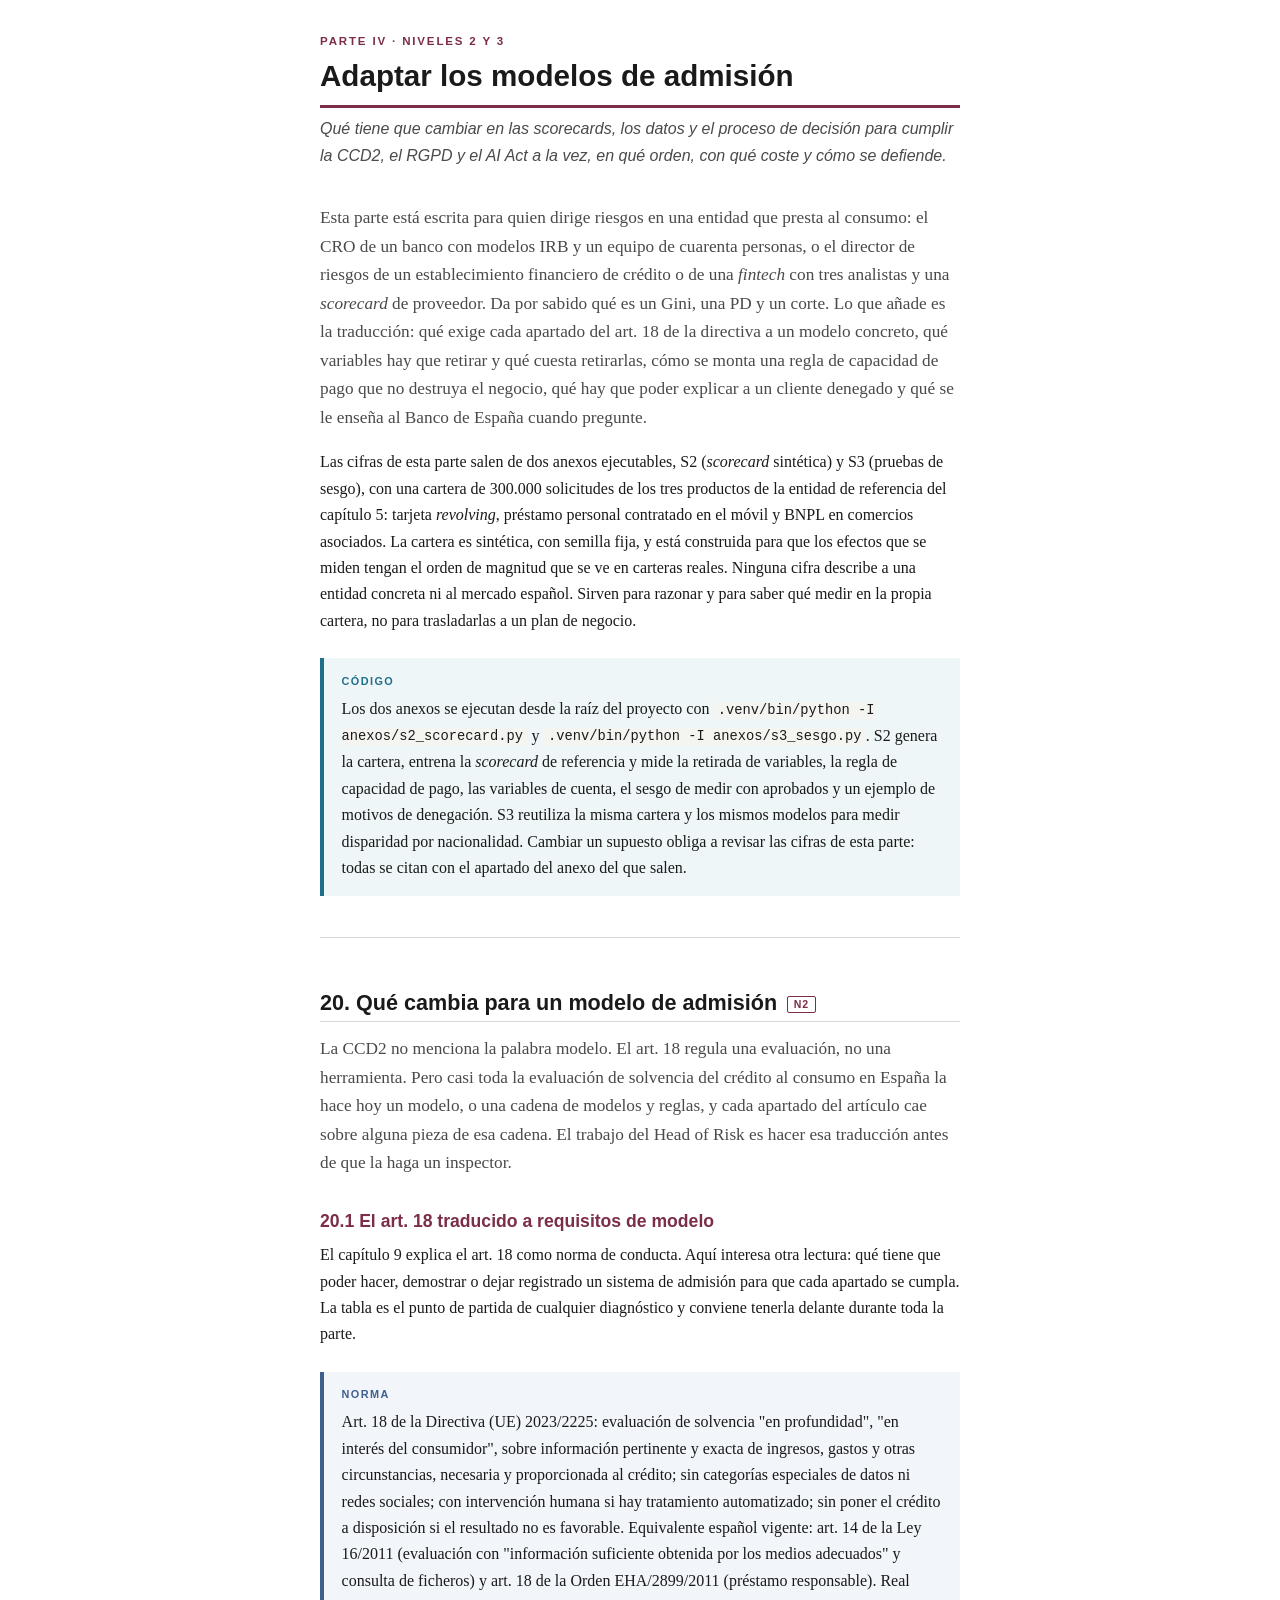
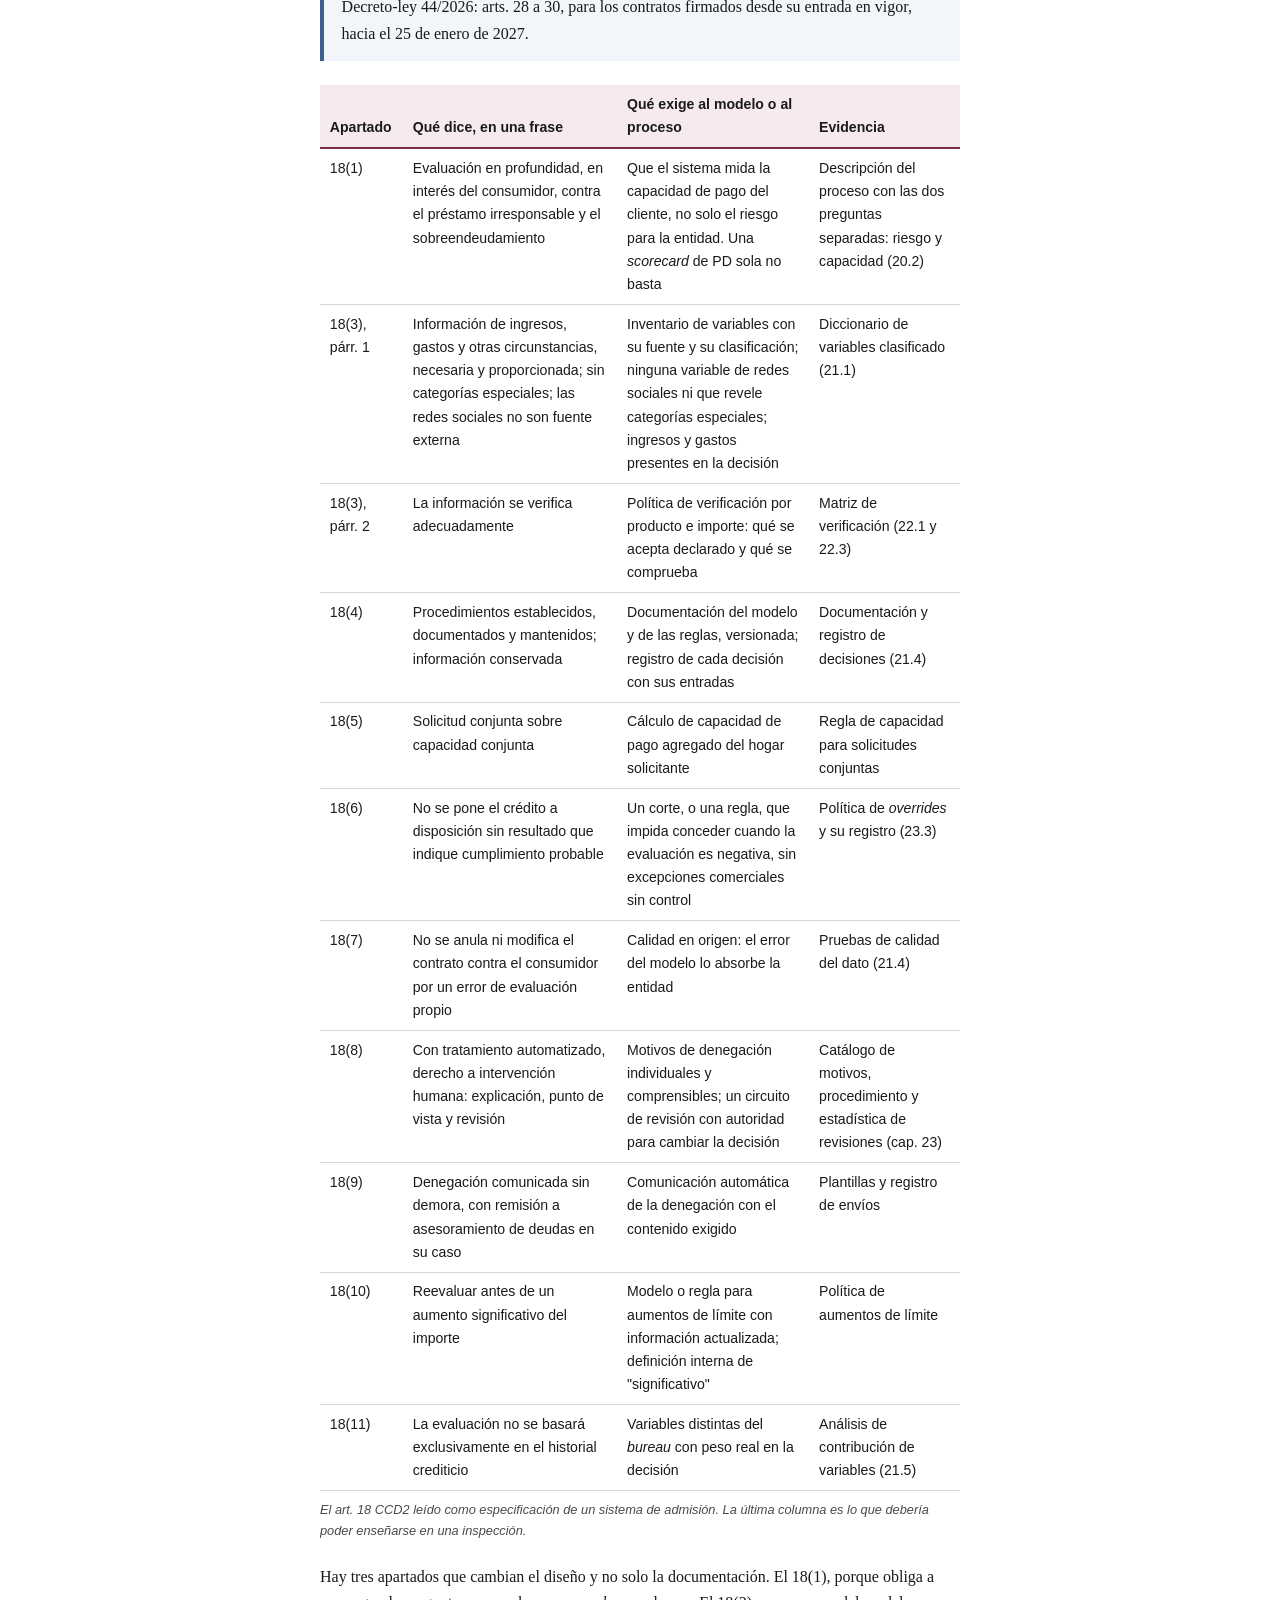
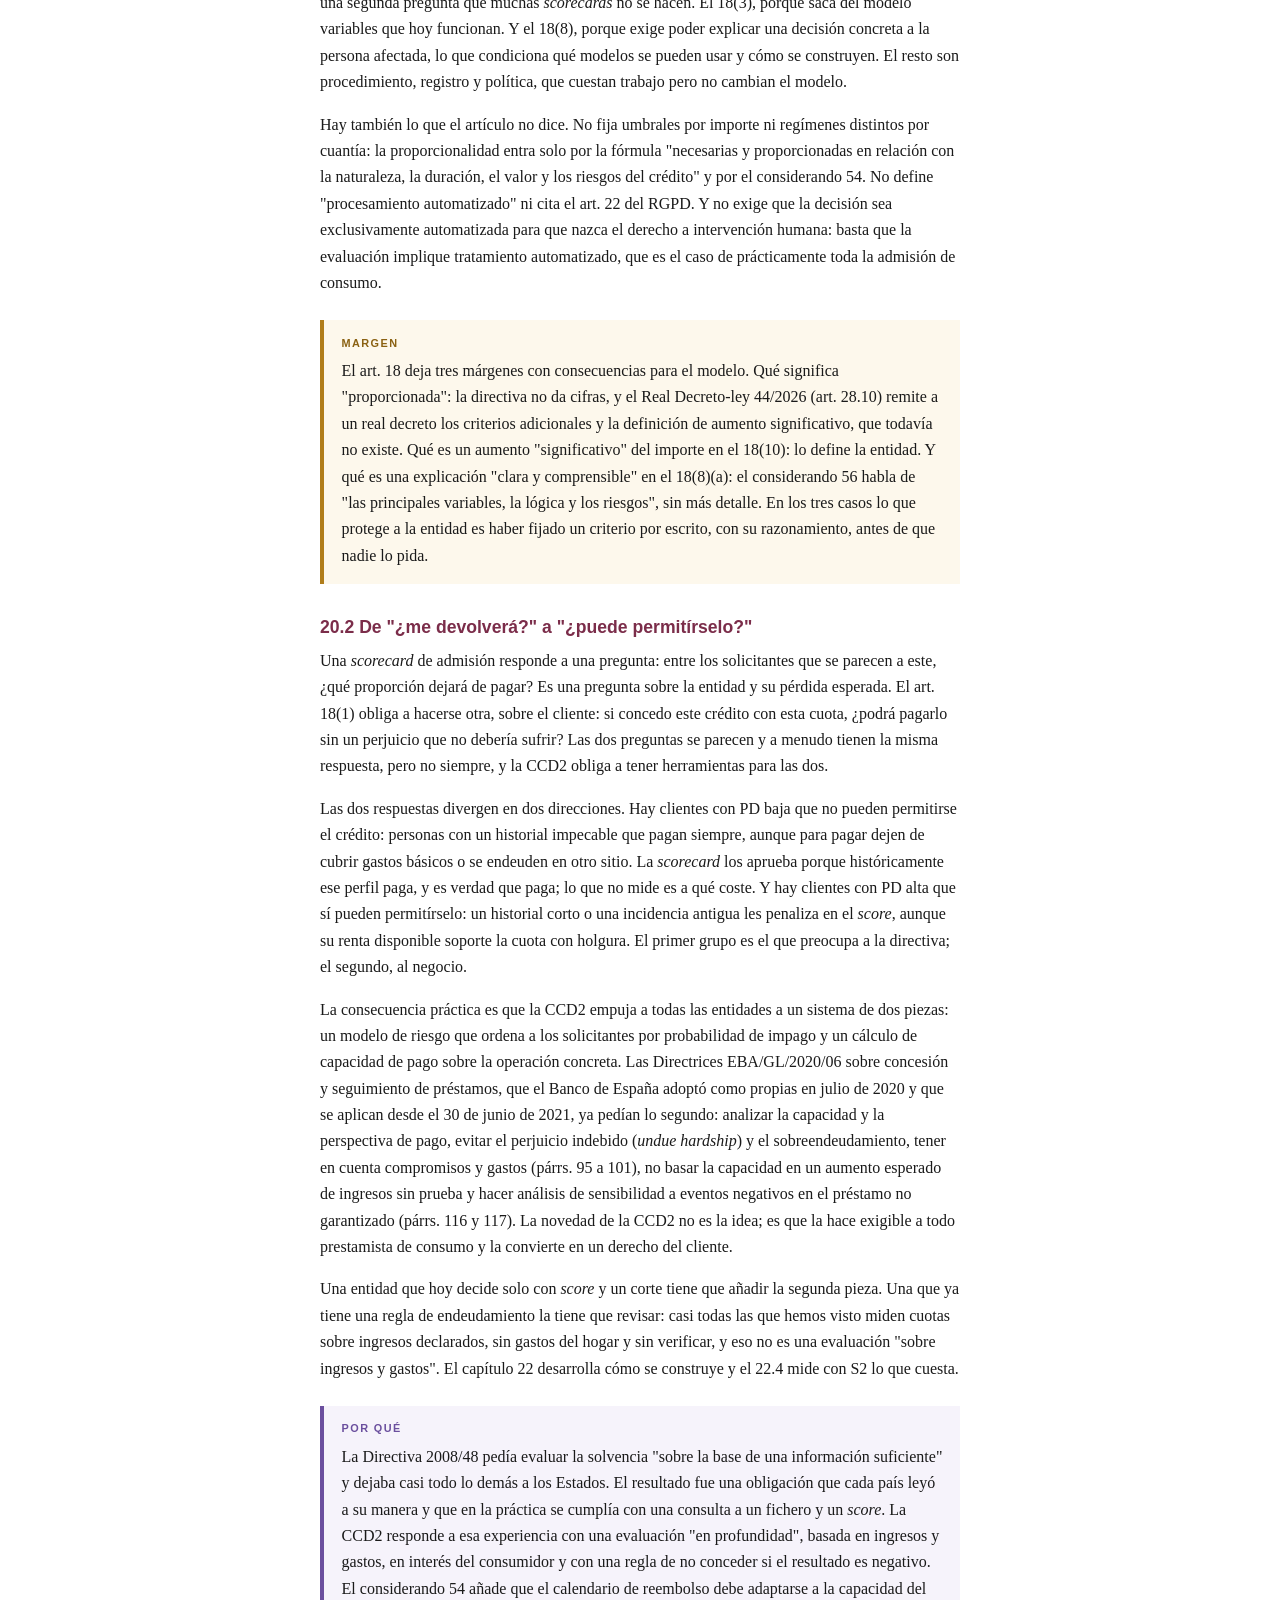
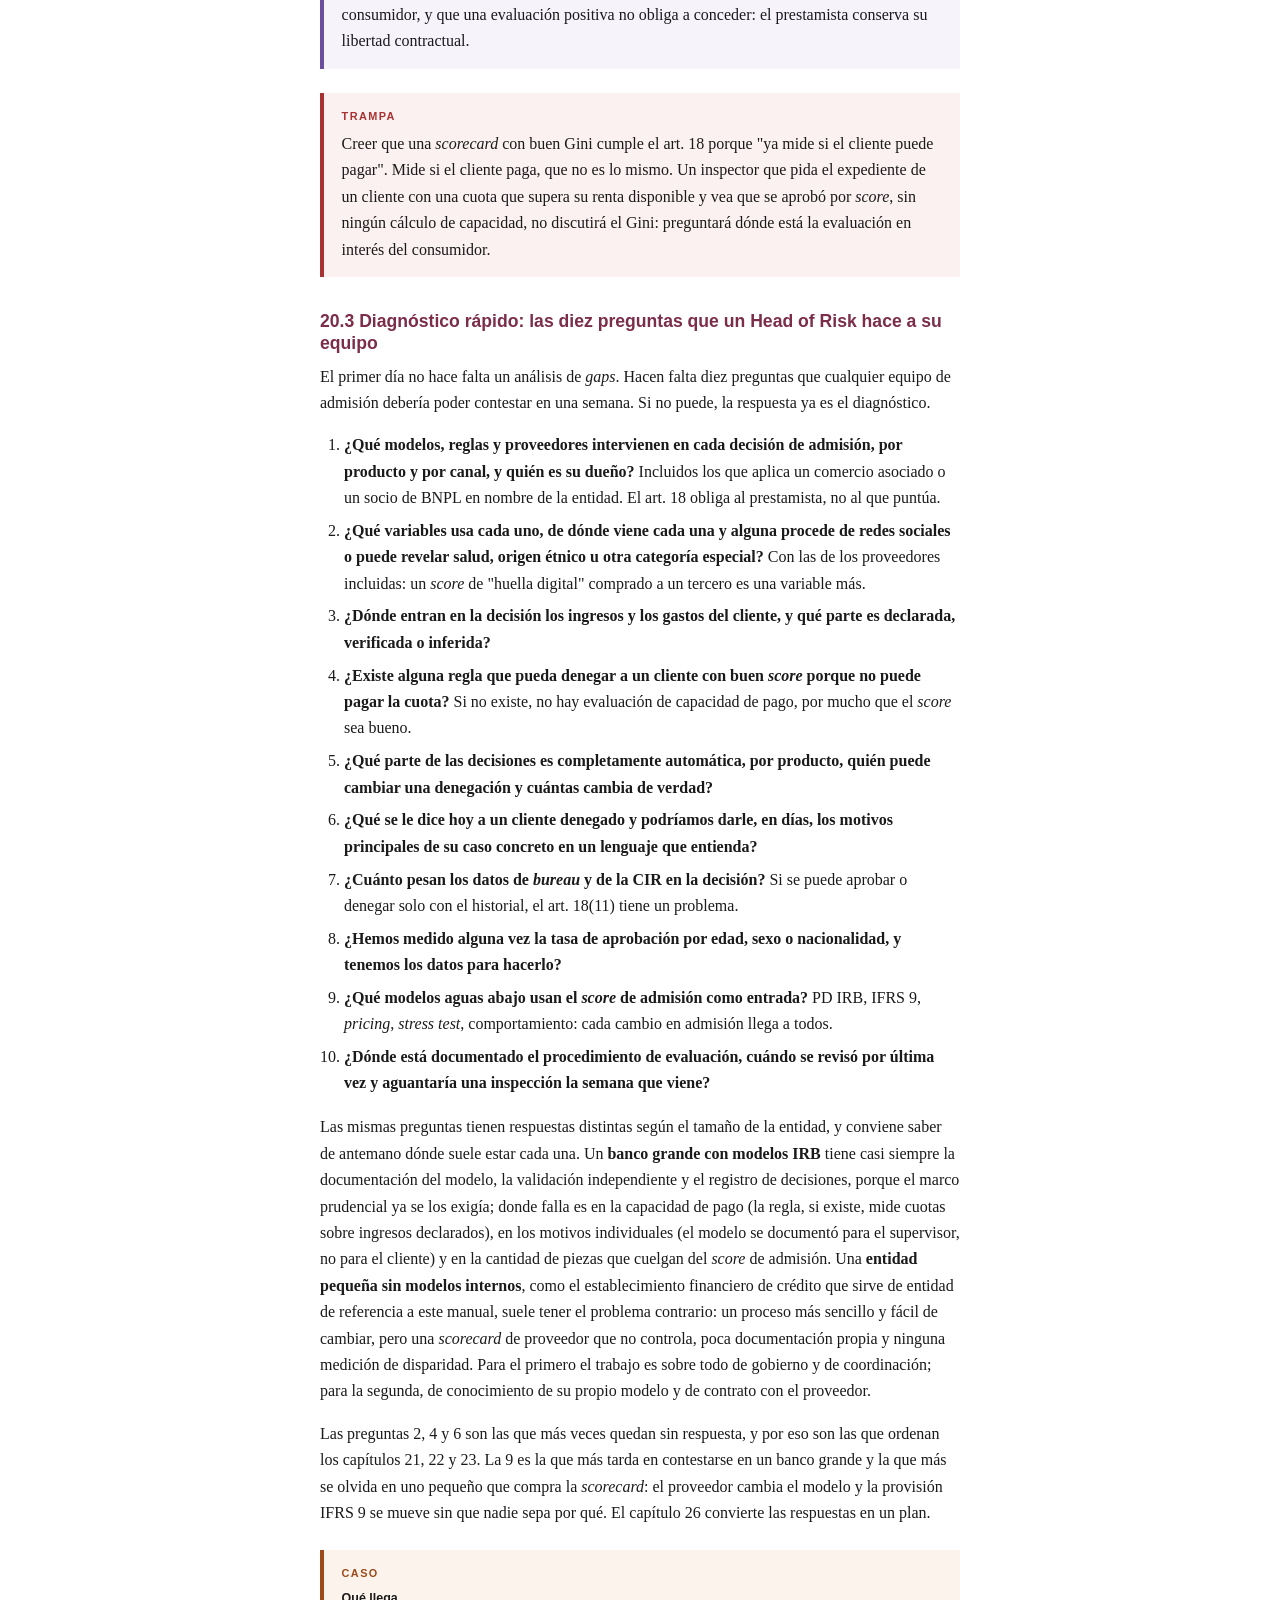
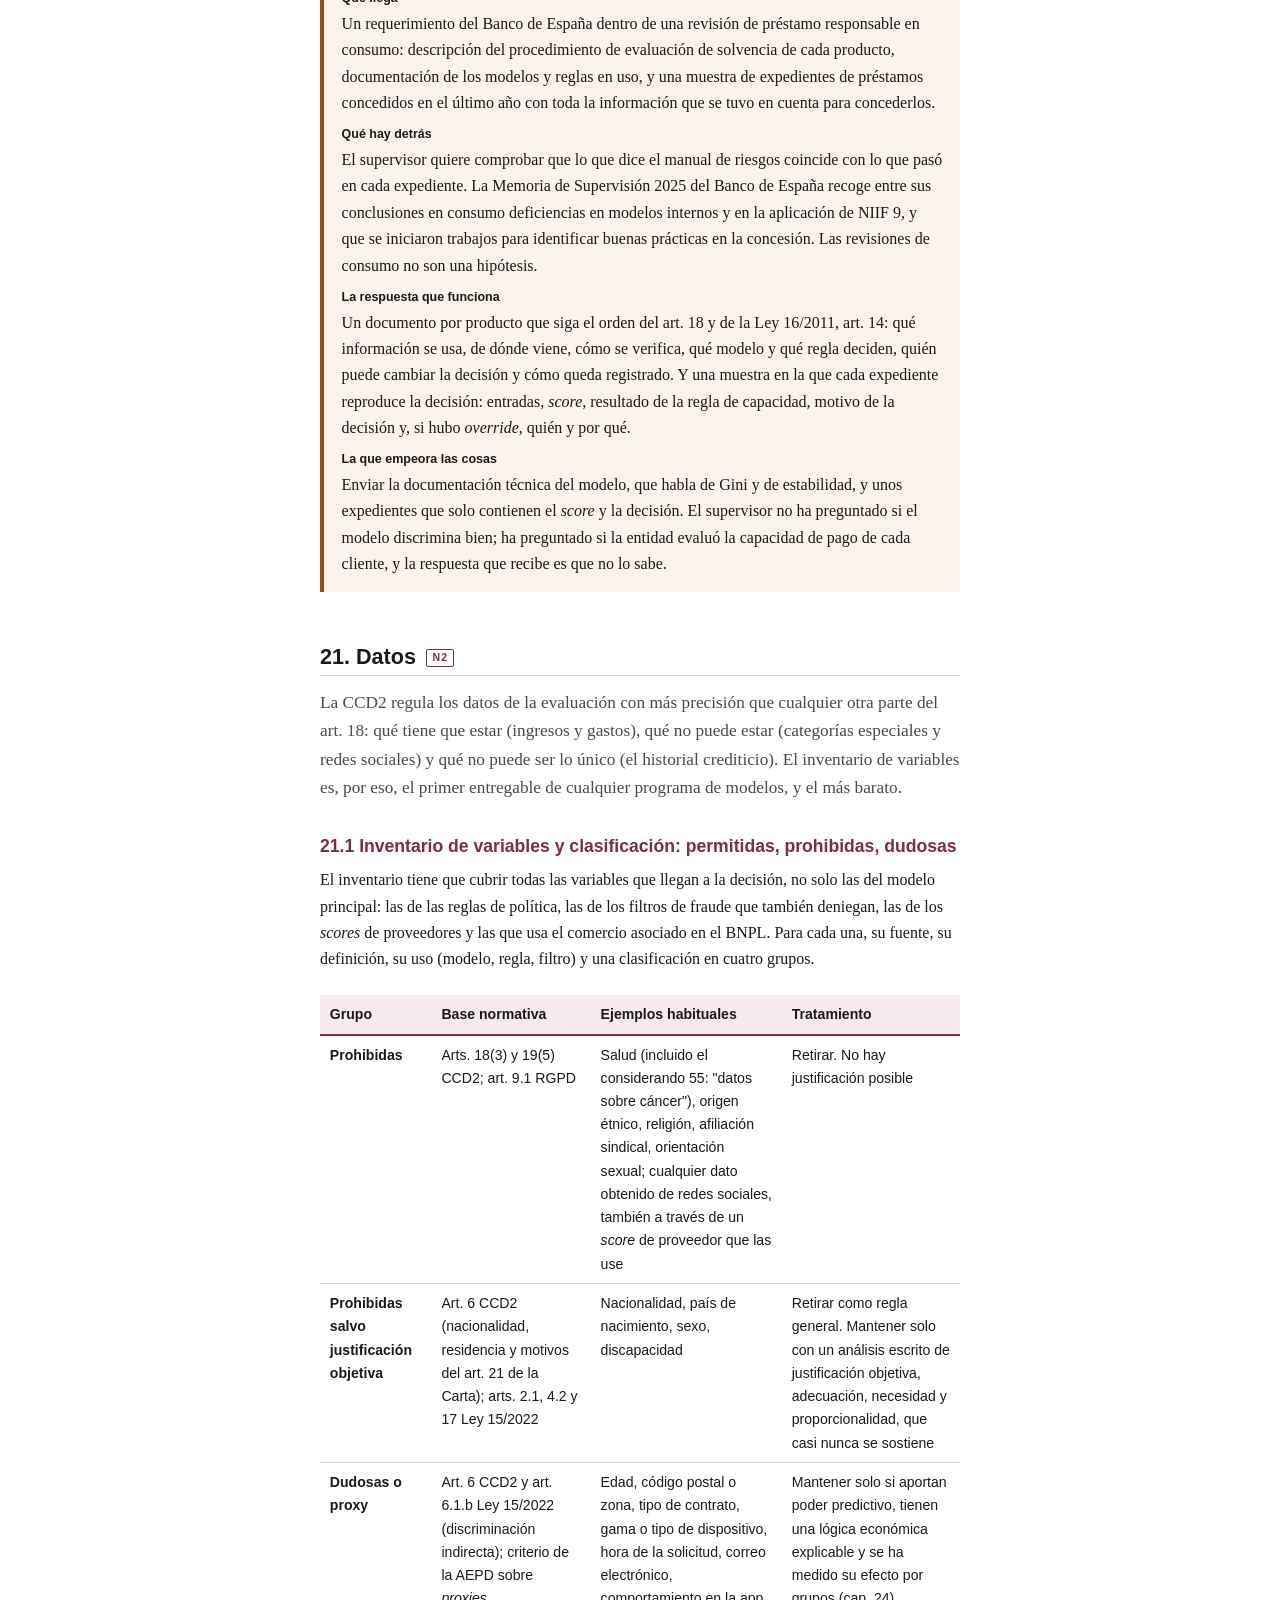
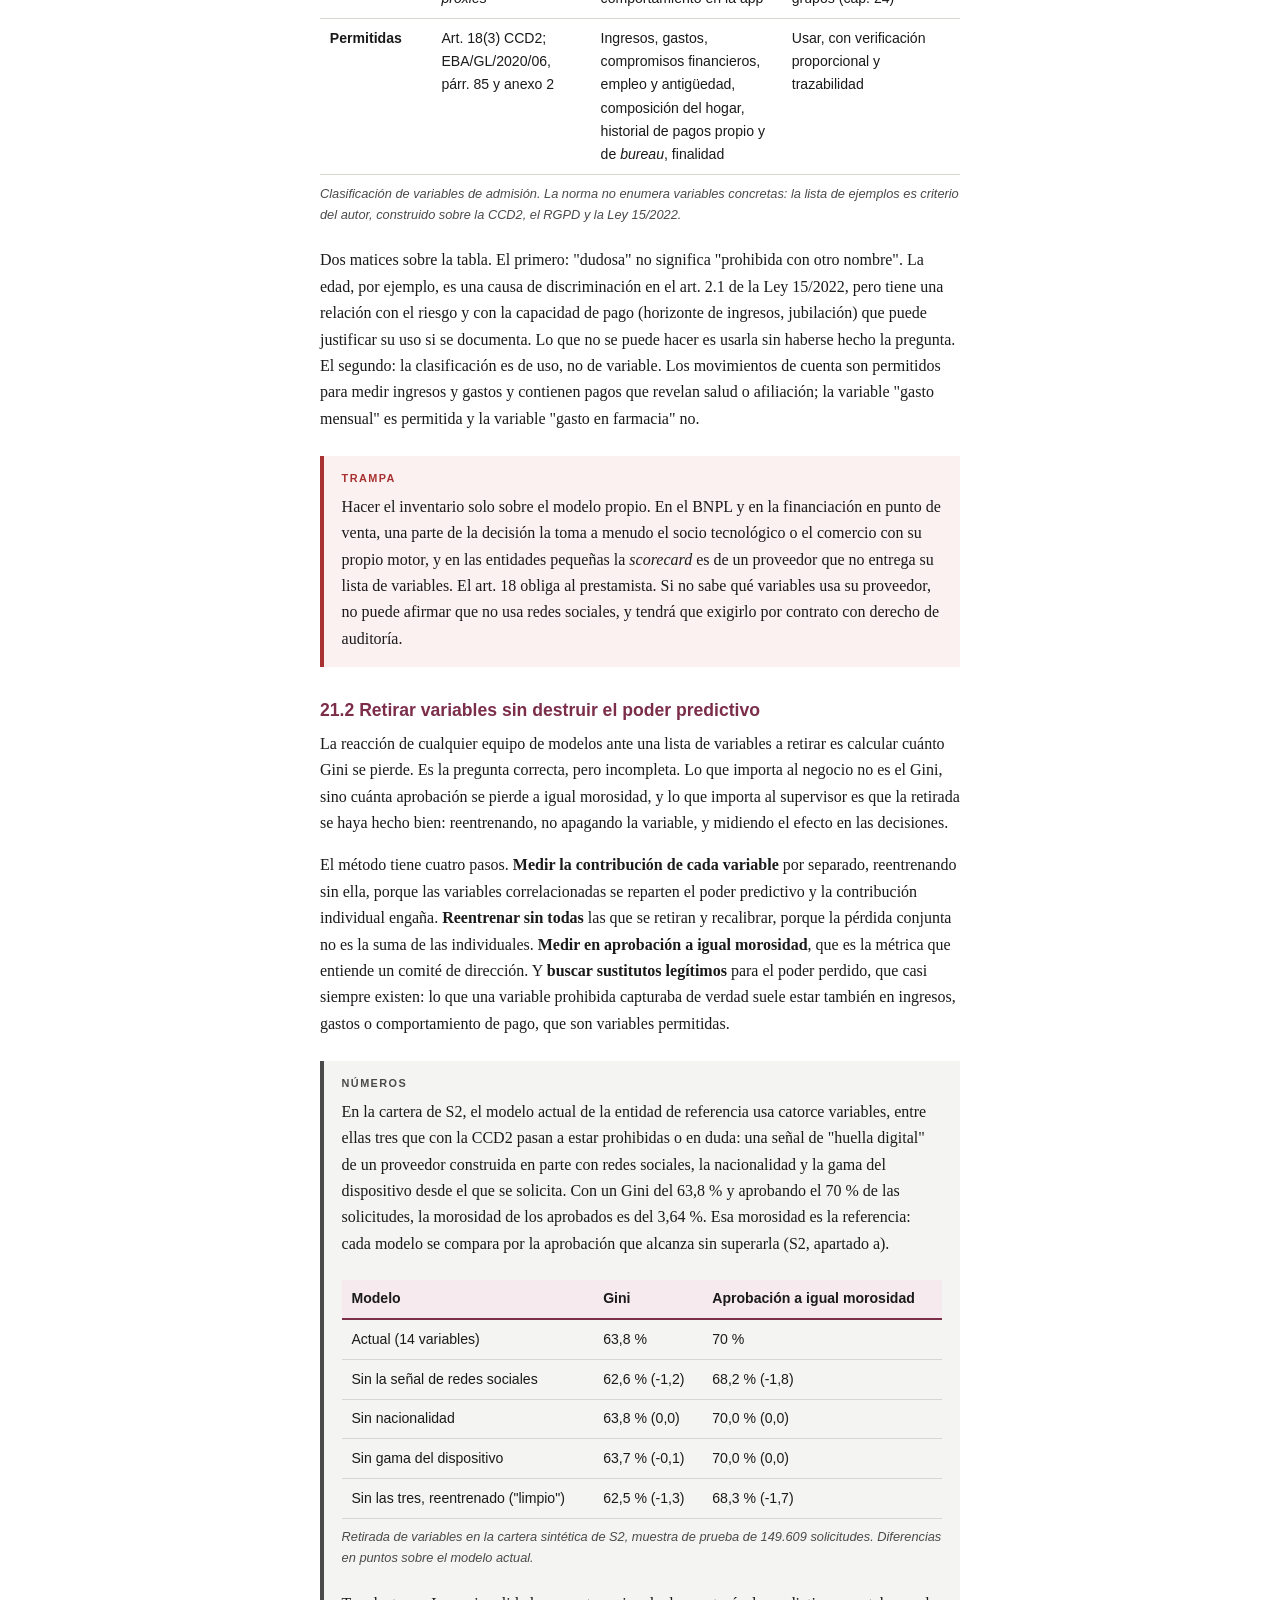
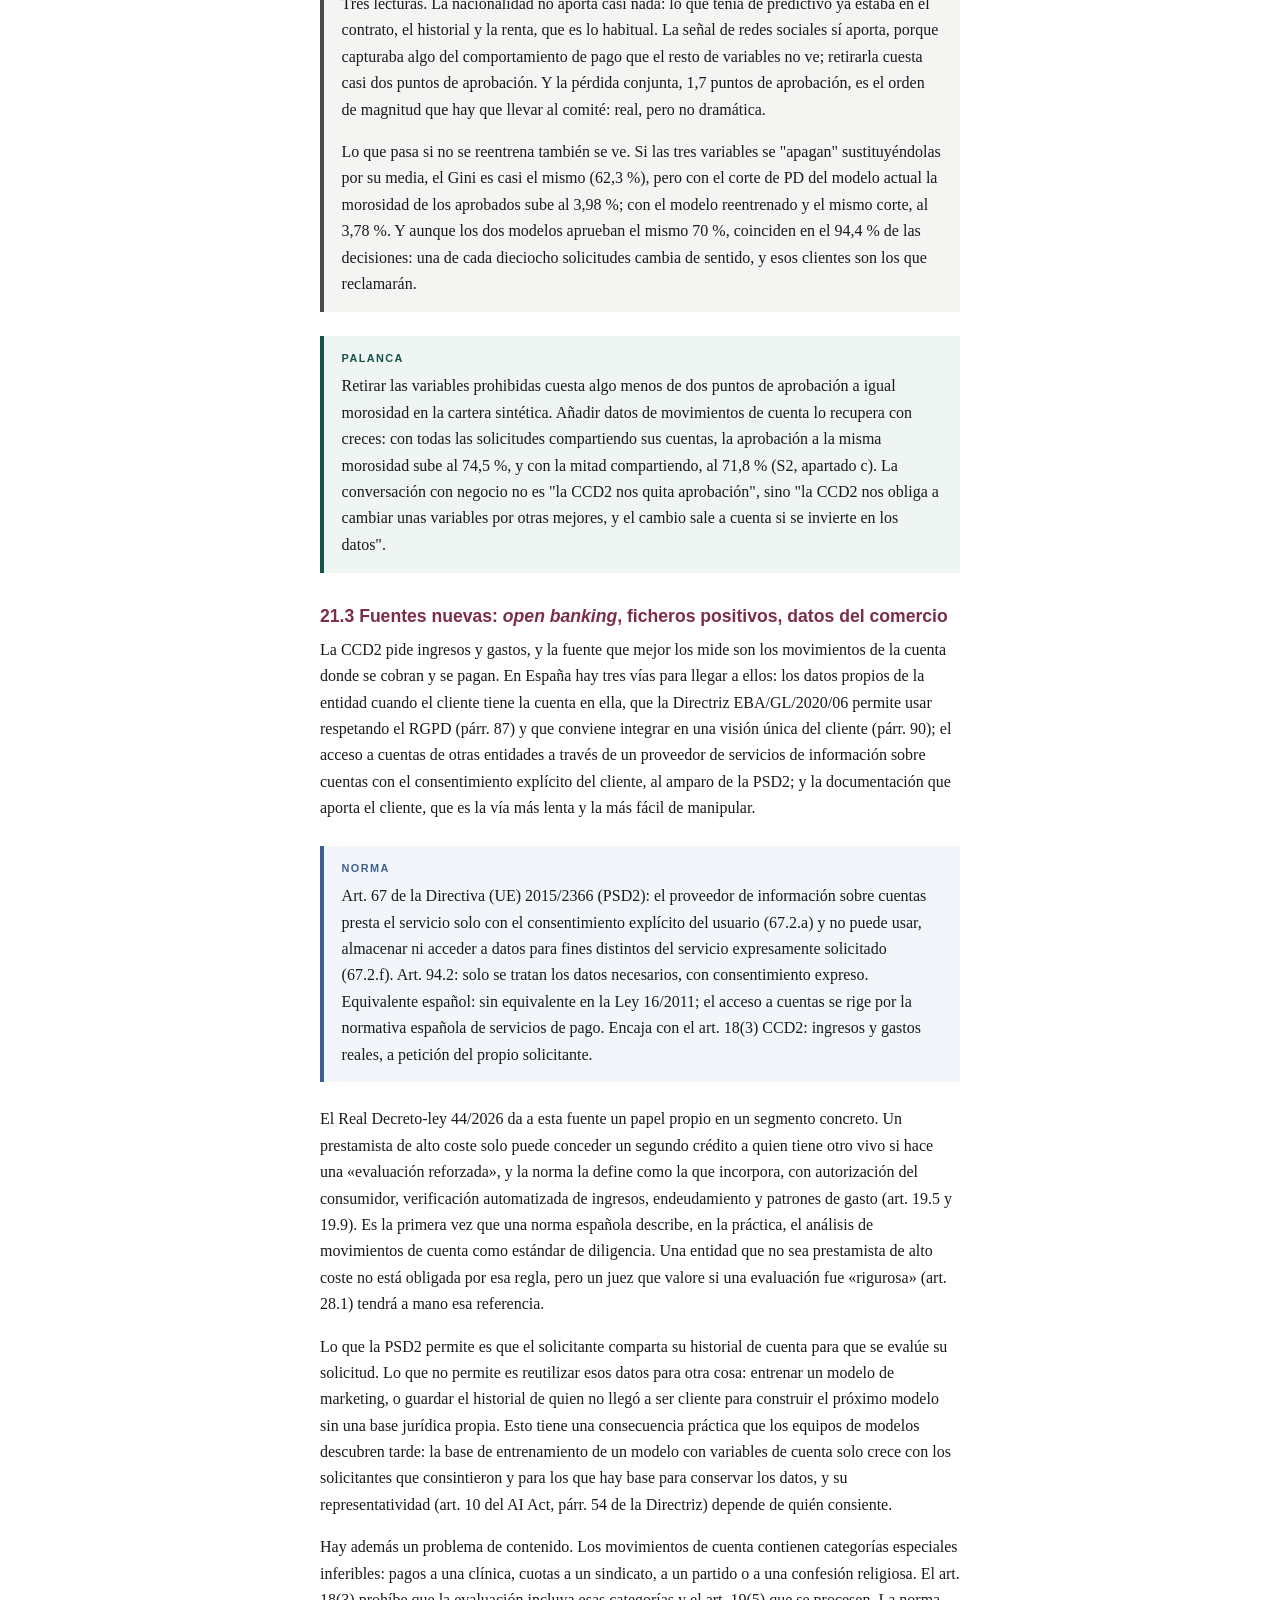
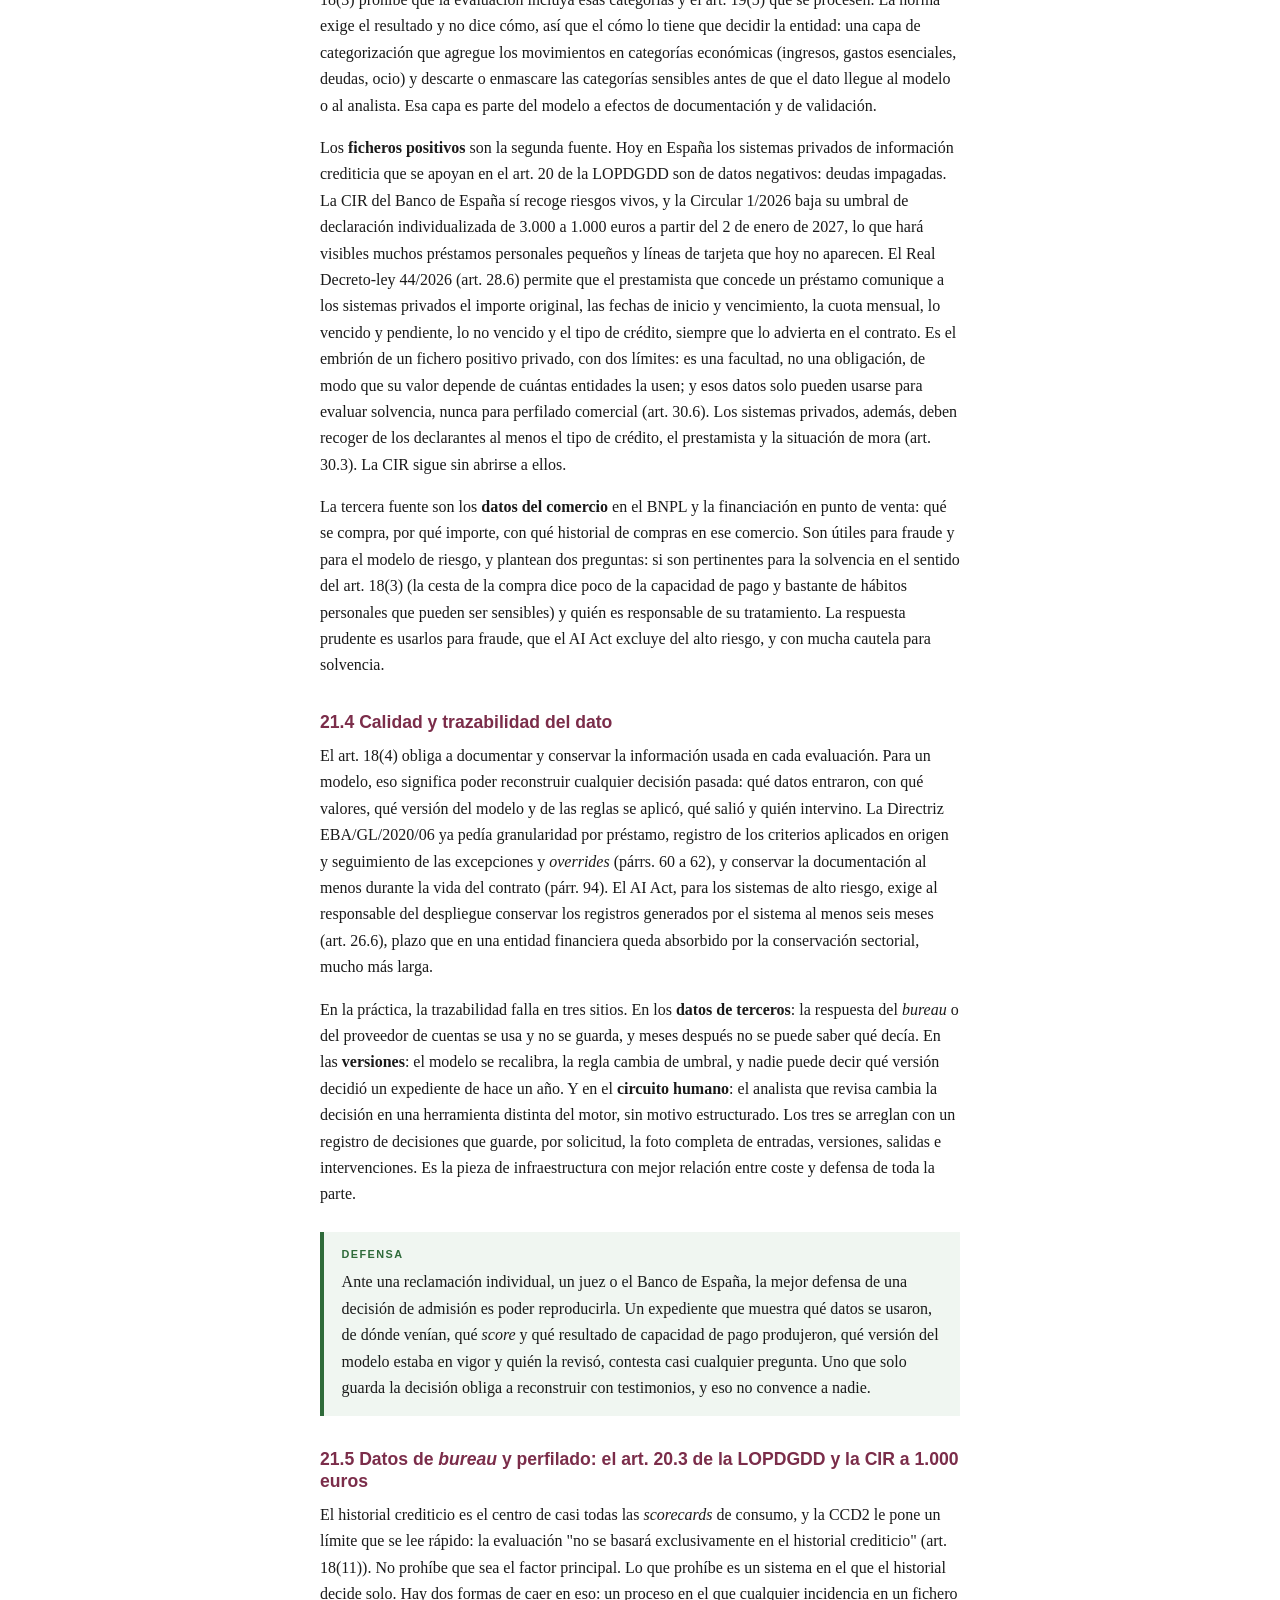
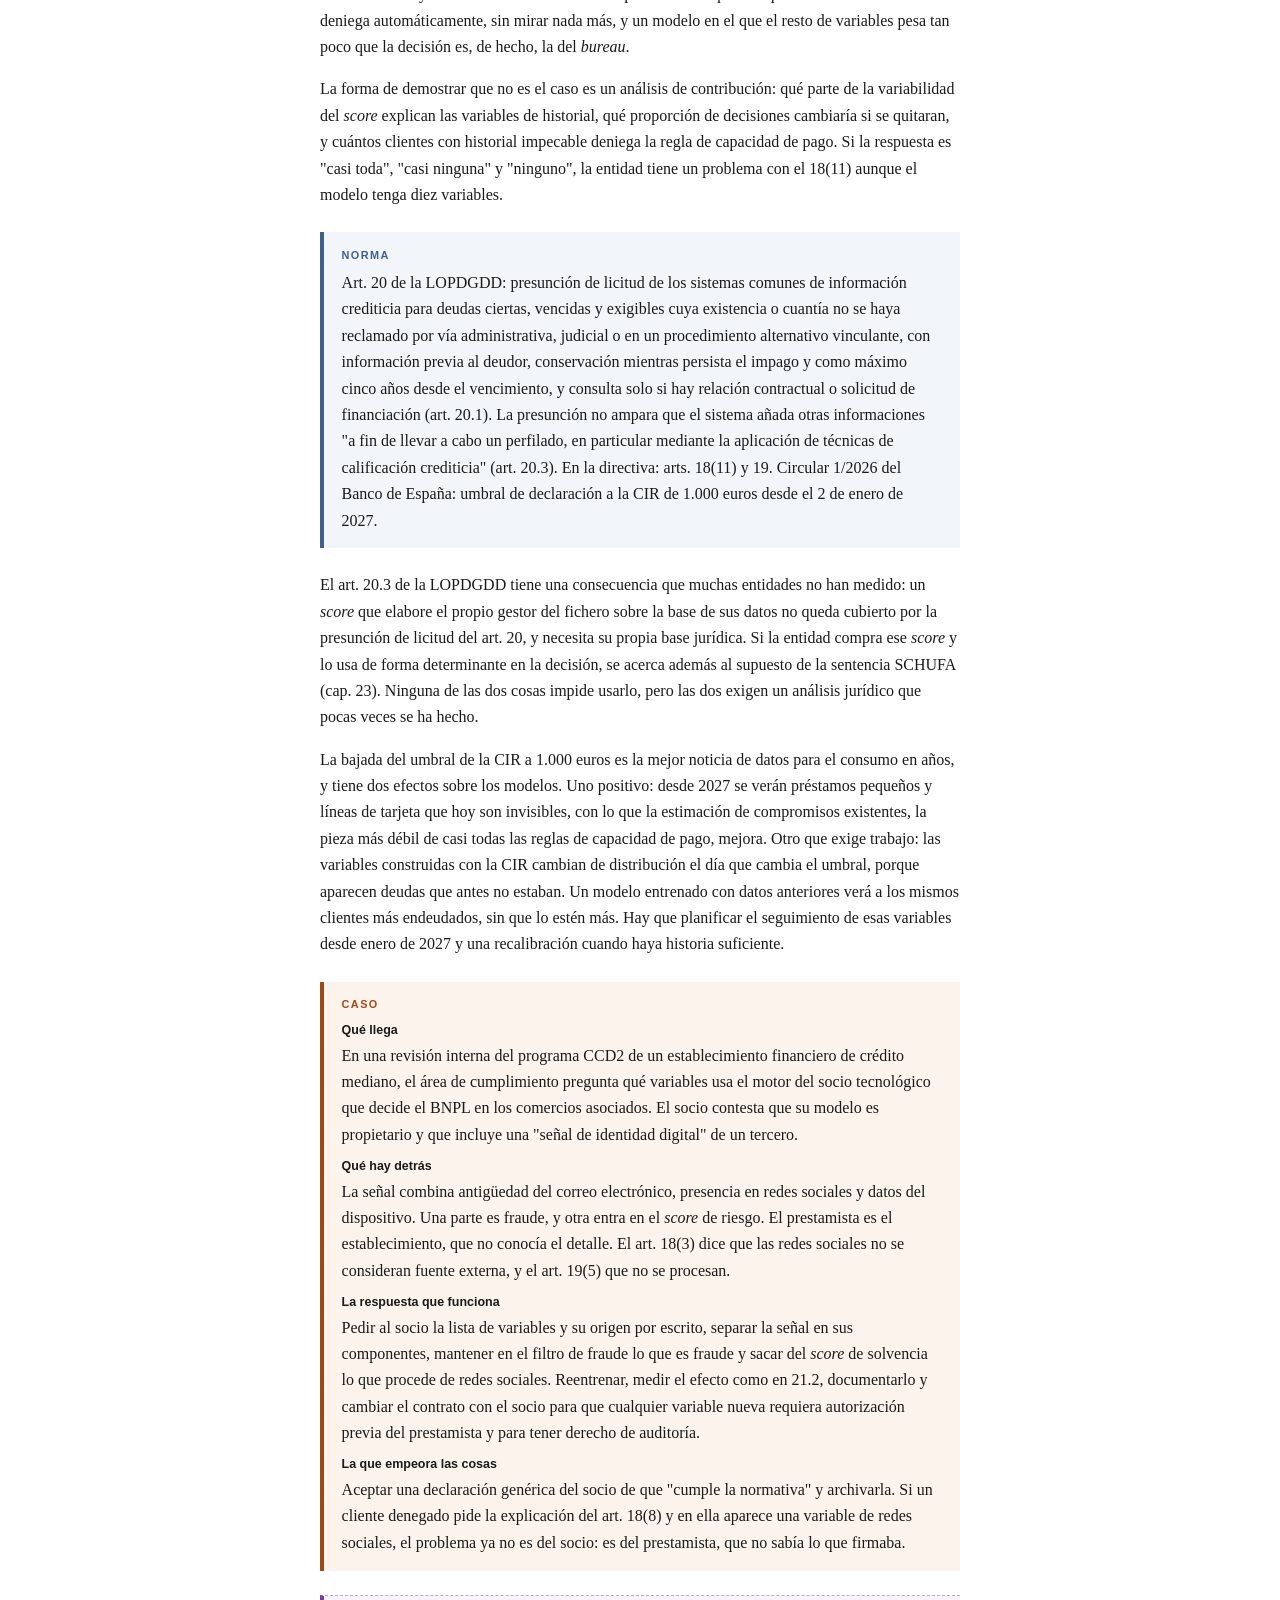
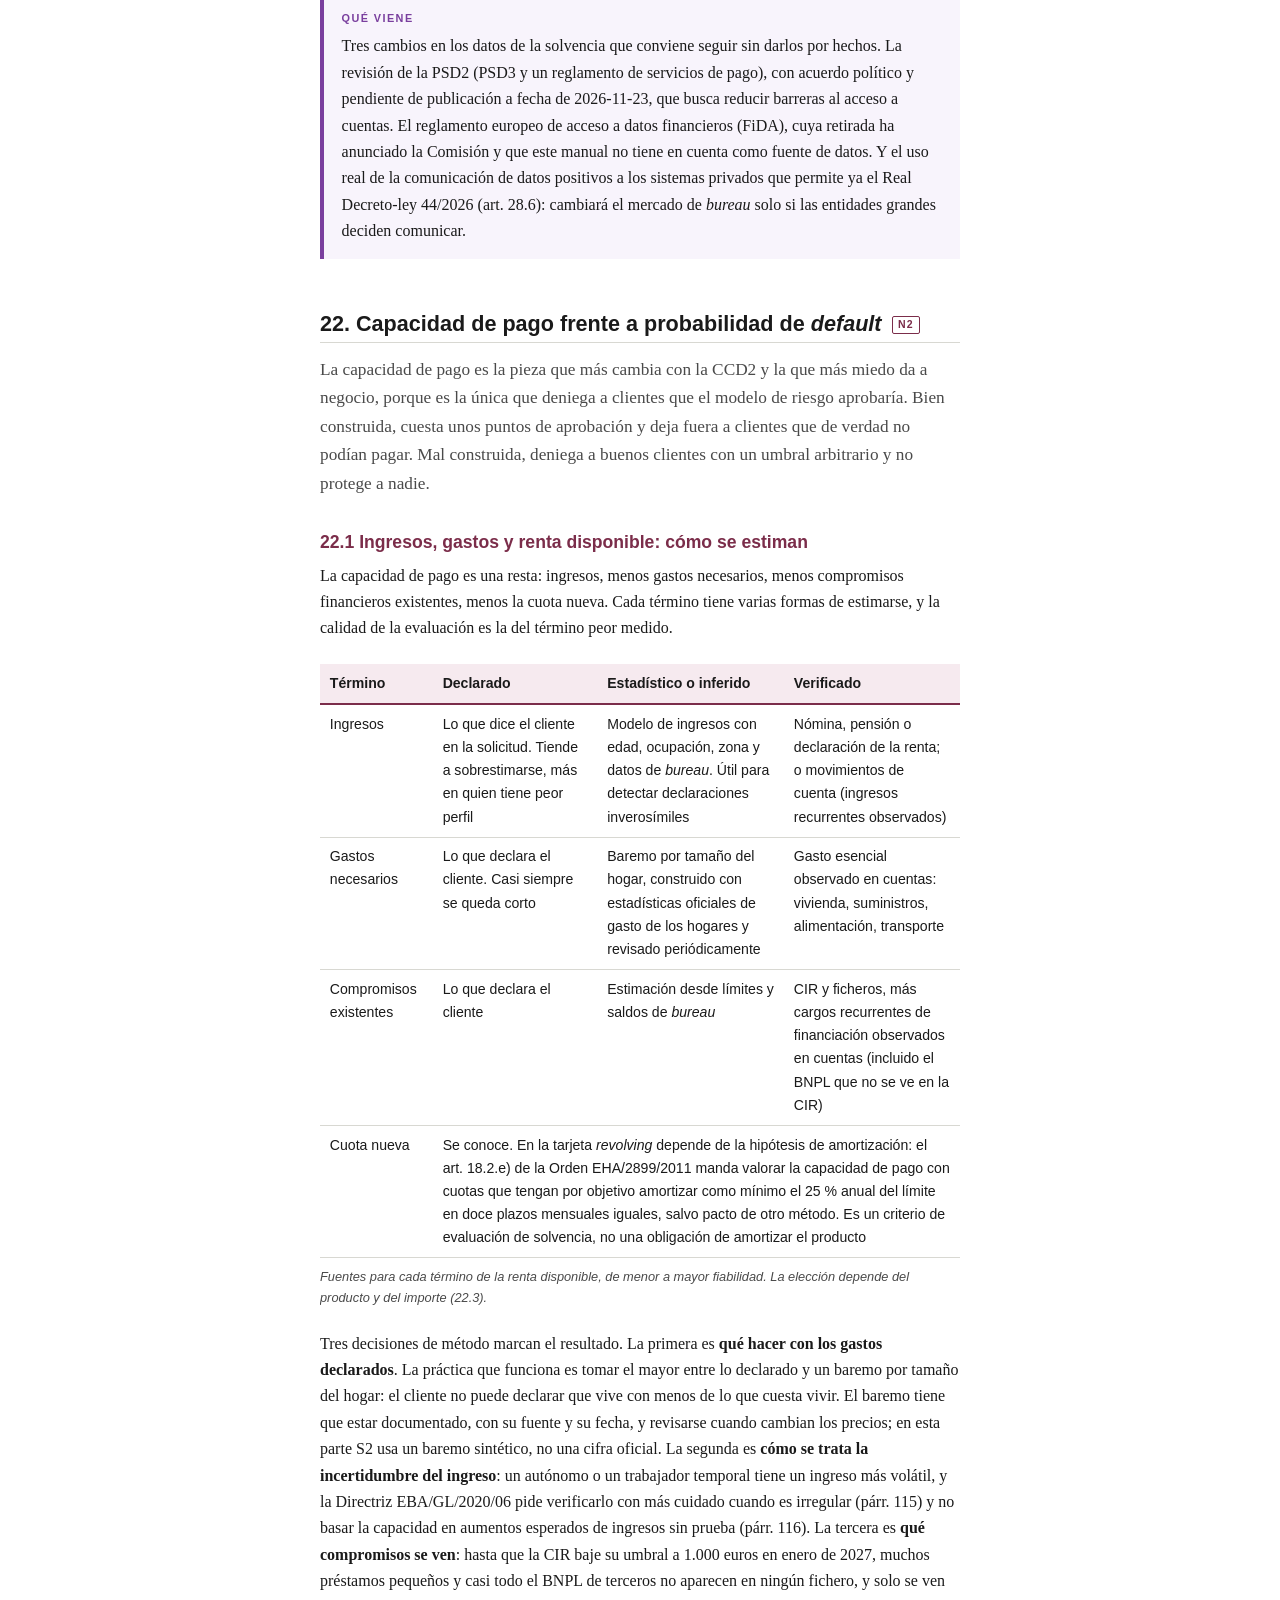
<file: manual/parte-04.html>
<!DOCTYPE html>
<html lang="es">
<head>
<meta charset="utf-8">
<meta name="viewport" content="width=device-width, initial-scale=1">
<title>Parte IV · Adaptar los modelos de admisión</title>
<link rel="stylesheet" href="estilo.css">
</head>
<body>

<p class="eyebrow">Parte IV · Niveles 2 y 3</p>
<h1>Adaptar los modelos de admisión</h1>
<p class="subtitulo">Qué tiene que cambiar en las <i>scorecards</i>, los datos y el proceso de decisión para cumplir la CCD2, el RGPD y el AI Act a la vez, en qué orden, con qué coste y cómo se defiende.</p>

<p class="lead">Esta parte está escrita para quien dirige riesgos en una entidad que presta al consumo: el CRO de un banco con modelos IRB y un equipo de cuarenta personas, o el director de riesgos de un establecimiento financiero de crédito o de una <i>fintech</i> con tres analistas y una <i>scorecard</i> de proveedor. Da por sabido qué es un Gini, una PD y un corte. Lo que añade es la traducción: qué exige cada apartado del art. 18 de la directiva a un modelo concreto, qué variables hay que retirar y qué cuesta retirarlas, cómo se monta una regla de capacidad de pago que no destruya el negocio, qué hay que poder explicar a un cliente denegado y qué se le enseña al Banco de España cuando pregunte.</p>

<p>Las cifras de esta parte salen de dos anexos ejecutables, S2 (<i>scorecard</i> sintética) y S3 (pruebas de sesgo), con una cartera de 300.000 solicitudes de los tres productos de la entidad de referencia del capítulo 5: tarjeta <i>revolving</i>, préstamo personal contratado en el móvil y BNPL en comercios asociados. La cartera es sintética, con semilla fija, y está construida para que los efectos que se miden tengan el orden de magnitud que se ve en carteras reales. Ninguna cifra describe a una entidad concreta ni al mercado español. Sirven para razonar y para saber qué medir en la propia cartera, no para trasladarlas a un plan de negocio.</p>

<div class="bloque b-codigo">
<span class="etiqueta">Código</span>
<p>Los dos anexos se ejecutan desde la raíz del proyecto con <code>.venv/bin/python -I anexos/s2_scorecard.py</code> y <code>.venv/bin/python -I anexos/s3_sesgo.py</code>. S2 genera la cartera, entrena la <i>scorecard</i> de referencia y mide la retirada de variables, la regla de capacidad de pago, las variables de cuenta, el sesgo de medir con aprobados y un ejemplo de motivos de denegación. S3 reutiliza la misma cartera y los mismos modelos para medir disparidad por nacionalidad. Cambiar un supuesto obliga a revisar las cifras de esta parte: todas se citan con el apartado del anexo del que salen.</p>
</div>

<hr/>

<!-- ============================================================ -->
<h2 id="cap20">20. Qué cambia para un modelo de admisión <span class="nivel n2">N2</span></h2>

<p class="lead">La CCD2 no menciona la palabra modelo. El art. 18 regula una evaluación, no una herramienta. Pero casi toda la evaluación de solvencia del crédito al consumo en España la hace hoy un modelo, o una cadena de modelos y reglas, y cada apartado del artículo cae sobre alguna pieza de esa cadena. El trabajo del Head of Risk es hacer esa traducción antes de que la haga un inspector.</p>

<h3 id="s20-1">20.1 El art. 18 traducido a requisitos de modelo</h3>

<p>El capítulo 9 explica el art. 18 como norma de conducta. Aquí interesa otra lectura: qué tiene que poder hacer, demostrar o dejar registrado un sistema de admisión para que cada apartado se cumpla. La tabla es el punto de partida de cualquier diagnóstico y conviene tenerla delante durante toda la parte.</p>

<div class="bloque b-norma">
<span class="etiqueta">Norma</span>
<p>Art. 18 de la Directiva (UE) 2023/2225: evaluación de solvencia "en profundidad", "en interés del consumidor", sobre información pertinente y exacta de ingresos, gastos y otras circunstancias, necesaria y proporcionada al crédito; sin categorías especiales de datos ni redes sociales; con intervención humana si hay tratamiento automatizado; sin poner el crédito a disposición si el resultado no es favorable. Equivalente español vigente: art. 14 de la Ley 16/2011 (evaluación con "información suficiente obtenida por los medios adecuados" y consulta de ficheros) y art. 18 de la Orden EHA/2899/2011 (préstamo responsable). Real Decreto-ley 44/2026: arts. 28 a 30, para los contratos firmados desde su entrada en vigor, hacia el 25 de enero de 2027.</p>
</div>

<div class="tabla-scroll">
<table>
<caption>El art. 18 CCD2 leído como especificación de un sistema de admisión. La última columna es lo que debería poder enseñarse en una inspección.</caption>
<thead><tr><th>Apartado</th><th>Qué dice, en una frase</th><th>Qué exige al modelo o al proceso</th><th>Evidencia</th></tr></thead>
<tbody>
<tr><td>18(1)</td><td>Evaluación en profundidad, en interés del consumidor, contra el préstamo irresponsable y el sobreendeudamiento</td><td>Que el sistema mida la capacidad de pago del cliente, no solo el riesgo para la entidad. Una <i>scorecard</i> de PD sola no basta</td><td>Descripción del proceso con las dos preguntas separadas: riesgo y capacidad (20.2)</td></tr>
<tr><td>18(3), párr. 1</td><td>Información de ingresos, gastos y otras circunstancias, necesaria y proporcionada; sin categorías especiales; las redes sociales no son fuente externa</td><td>Inventario de variables con su fuente y su clasificación; ninguna variable de redes sociales ni que revele categorías especiales; ingresos y gastos presentes en la decisión</td><td>Diccionario de variables clasificado (21.1)</td></tr>
<tr><td>18(3), párr. 2</td><td>La información se verifica adecuadamente</td><td>Política de verificación por producto e importe: qué se acepta declarado y qué se comprueba</td><td>Matriz de verificación (22.1 y 22.3)</td></tr>
<tr><td>18(4)</td><td>Procedimientos establecidos, documentados y mantenidos; información conservada</td><td>Documentación del modelo y de las reglas, versionada; registro de cada decisión con sus entradas</td><td>Documentación y registro de decisiones (21.4)</td></tr>
<tr><td>18(5)</td><td>Solicitud conjunta sobre capacidad conjunta</td><td>Cálculo de capacidad de pago agregado del hogar solicitante</td><td>Regla de capacidad para solicitudes conjuntas</td></tr>
<tr><td>18(6)</td><td>No se pone el crédito a disposición sin resultado que indique cumplimiento probable</td><td>Un corte, o una regla, que impida conceder cuando la evaluación es negativa, sin excepciones comerciales sin control</td><td>Política de <i>overrides</i> y su registro (23.3)</td></tr>
<tr><td>18(7)</td><td>No se anula ni modifica el contrato contra el consumidor por un error de evaluación propio</td><td>Calidad en origen: el error del modelo lo absorbe la entidad</td><td>Pruebas de calidad del dato (21.4)</td></tr>
<tr><td>18(8)</td><td>Con tratamiento automatizado, derecho a intervención humana: explicación, punto de vista y revisión</td><td>Motivos de denegación individuales y comprensibles; un circuito de revisión con autoridad para cambiar la decisión</td><td>Catálogo de motivos, procedimiento y estadística de revisiones (cap. 23)</td></tr>
<tr><td>18(9)</td><td>Denegación comunicada sin demora, con remisión a asesoramiento de deudas en su caso</td><td>Comunicación automática de la denegación con el contenido exigido</td><td>Plantillas y registro de envíos</td></tr>
<tr><td>18(10)</td><td>Reevaluar antes de un aumento significativo del importe</td><td>Modelo o regla para aumentos de límite con información actualizada; definición interna de "significativo"</td><td>Política de aumentos de límite</td></tr>
<tr><td>18(11)</td><td>La evaluación no se basará exclusivamente en el historial crediticio</td><td>Variables distintas del <i>bureau</i> con peso real en la decisión</td><td>Análisis de contribución de variables (21.5)</td></tr>
</tbody>
</table>
</div>

<p>Hay tres apartados que cambian el diseño y no solo la documentación. El 18(1), porque obliga a una segunda pregunta que muchas <i>scorecards</i> no se hacen. El 18(3), porque saca del modelo variables que hoy funcionan. Y el 18(8), porque exige poder explicar una decisión concreta a la persona afectada, lo que condiciona qué modelos se pueden usar y cómo se construyen. El resto son procedimiento, registro y política, que cuestan trabajo pero no cambian el modelo.</p>

<p>Hay también lo que el artículo no dice. No fija umbrales por importe ni regímenes distintos por cuantía: la proporcionalidad entra solo por la fórmula "necesarias y proporcionadas en relación con la naturaleza, la duración, el valor y los riesgos del crédito" y por el considerando 54. No define "procesamiento automatizado" ni cita el art. 22 del RGPD. Y no exige que la decisión sea exclusivamente automatizada para que nazca el derecho a intervención humana: basta que la evaluación implique tratamiento automatizado, que es el caso de prácticamente toda la admisión de consumo.</p>

<div class="bloque b-margen">
<span class="etiqueta">Margen</span>
<p>El art. 18 deja tres márgenes con consecuencias para el modelo. Qué significa "proporcionada": la directiva no da cifras, y el Real Decreto-ley 44/2026 (art. 28.10) remite a un real decreto los criterios adicionales y la definición de aumento significativo, que todavía no existe. Qué es un aumento "significativo" del importe en el 18(10): lo define la entidad. Y qué es una explicación "clara y comprensible" en el 18(8)(a): el considerando 56 habla de "las principales variables, la lógica y los riesgos", sin más detalle. En los tres casos lo que protege a la entidad es haber fijado un criterio por escrito, con su razonamiento, antes de que nadie lo pida.</p>
</div>

<h3 id="s20-2">20.2 De "¿me devolverá?" a "¿puede permitírselo?"</h3>

<p>Una <i>scorecard</i> de admisión responde a una pregunta: entre los solicitantes que se parecen a este, ¿qué proporción dejará de pagar? Es una pregunta sobre la entidad y su pérdida esperada. El art. 18(1) obliga a hacerse otra, sobre el cliente: si concedo este crédito con esta cuota, ¿podrá pagarlo sin un perjuicio que no debería sufrir? Las dos preguntas se parecen y a menudo tienen la misma respuesta, pero no siempre, y la CCD2 obliga a tener herramientas para las dos.</p>

<p>Las dos respuestas divergen en dos direcciones. Hay clientes con PD baja que no pueden permitirse el crédito: personas con un historial impecable que pagan siempre, aunque para pagar dejen de cubrir gastos básicos o se endeuden en otro sitio. La <i>scorecard</i> los aprueba porque históricamente ese perfil paga, y es verdad que paga; lo que no mide es a qué coste. Y hay clientes con PD alta que sí pueden permitírselo: un historial corto o una incidencia antigua les penaliza en el <i>score</i>, aunque su renta disponible soporte la cuota con holgura. El primer grupo es el que preocupa a la directiva; el segundo, al negocio.</p>

<p>La consecuencia práctica es que la CCD2 empuja a todas las entidades a un sistema de dos piezas: un modelo de riesgo que ordena a los solicitantes por probabilidad de impago y un cálculo de capacidad de pago sobre la operación concreta. Las Directrices EBA/GL/2020/06 sobre concesión y seguimiento de préstamos, que el Banco de España adoptó como propias en julio de 2020 y que se aplican desde el 30 de junio de 2021, ya pedían lo segundo: analizar la capacidad y la perspectiva de pago, evitar el perjuicio indebido (<i>undue hardship</i>) y el sobreendeudamiento, tener en cuenta compromisos y gastos (párrs. 95 a 101), no basar la capacidad en un aumento esperado de ingresos sin prueba y hacer análisis de sensibilidad a eventos negativos en el préstamo no garantizado (párrs. 116 y 117). La novedad de la CCD2 no es la idea; es que la hace exigible a todo prestamista de consumo y la convierte en un derecho del cliente.</p>

<p>Una entidad que hoy decide solo con <i>score</i> y un corte tiene que añadir la segunda pieza. Una que ya tiene una regla de endeudamiento la tiene que revisar: casi todas las que hemos visto miden cuotas sobre ingresos declarados, sin gastos del hogar y sin verificar, y eso no es una evaluación "sobre ingresos y gastos". El capítulo 22 desarrolla cómo se construye y el 22.4 mide con S2 lo que cuesta.</p>

<div class="bloque b-porque">
<span class="etiqueta">Por qué</span>
<p>La Directiva 2008/48 pedía evaluar la solvencia "sobre la base de una información suficiente" y dejaba casi todo lo demás a los Estados. El resultado fue una obligación que cada país leyó a su manera y que en la práctica se cumplía con una consulta a un fichero y un <i>score</i>. La CCD2 responde a esa experiencia con una evaluación "en profundidad", basada en ingresos y gastos, en interés del consumidor y con una regla de no conceder si el resultado es negativo. El considerando 54 añade que el calendario de reembolso debe adaptarse a la capacidad del consumidor, y que una evaluación positiva no obliga a conceder: el prestamista conserva su libertad contractual.</p>
</div>

<div class="bloque b-trampa">
<span class="etiqueta">Trampa</span>
<p>Creer que una <i>scorecard</i> con buen Gini cumple el art. 18 porque "ya mide si el cliente puede pagar". Mide si el cliente paga, que no es lo mismo. Un inspector que pida el expediente de un cliente con una cuota que supera su renta disponible y vea que se aprobó por <i>score</i>, sin ningún cálculo de capacidad, no discutirá el Gini: preguntará dónde está la evaluación en interés del consumidor.</p>
</div>

<h3 id="s20-3">20.3 Diagnóstico rápido: las diez preguntas que un Head of Risk hace a su equipo</h3>

<p>El primer día no hace falta un análisis de <i>gaps</i>. Hacen falta diez preguntas que cualquier equipo de admisión debería poder contestar en una semana. Si no puede, la respuesta ya es el diagnóstico.</p>

<ol>
<li><strong>¿Qué modelos, reglas y proveedores intervienen en cada decisión de admisión, por producto y por canal, y quién es su dueño?</strong> Incluidos los que aplica un comercio asociado o un socio de BNPL en nombre de la entidad. El art. 18 obliga al prestamista, no al que puntúa.</li>
<li><strong>¿Qué variables usa cada uno, de dónde viene cada una y alguna procede de redes sociales o puede revelar salud, origen étnico u otra categoría especial?</strong> Con las de los proveedores incluidas: un <i>score</i> de "huella digital" comprado a un tercero es una variable más.</li>
<li><strong>¿Dónde entran en la decisión los ingresos y los gastos del cliente, y qué parte es declarada, verificada o inferida?</strong></li>
<li><strong>¿Existe alguna regla que pueda denegar a un cliente con buen <i>score</i> porque no puede pagar la cuota?</strong> Si no existe, no hay evaluación de capacidad de pago, por mucho que el <i>score</i> sea bueno.</li>
<li><strong>¿Qué parte de las decisiones es completamente automática, por producto, quién puede cambiar una denegación y cuántas cambia de verdad?</strong></li>
<li><strong>¿Qué se le dice hoy a un cliente denegado y podríamos darle, en días, los motivos principales de su caso concreto en un lenguaje que entienda?</strong></li>
<li><strong>¿Cuánto pesan los datos de <i>bureau</i> y de la CIR en la decisión?</strong> Si se puede aprobar o denegar solo con el historial, el art. 18(11) tiene un problema.</li>
<li><strong>¿Hemos medido alguna vez la tasa de aprobación por edad, sexo o nacionalidad, y tenemos los datos para hacerlo?</strong></li>
<li><strong>¿Qué modelos aguas abajo usan el <i>score</i> de admisión como entrada?</strong> PD IRB, IFRS 9, <i>pricing</i>, <i>stress test</i>, comportamiento: cada cambio en admisión llega a todos.</li>
<li><strong>¿Dónde está documentado el procedimiento de evaluación, cuándo se revisó por última vez y aguantaría una inspección la semana que viene?</strong></li>
</ol>

<p>Las mismas preguntas tienen respuestas distintas según el tamaño de la entidad, y conviene saber de antemano dónde suele estar cada una. Un <strong>banco grande con modelos IRB</strong> tiene casi siempre la documentación del modelo, la validación independiente y el registro de decisiones, porque el marco prudencial ya se los exigía; donde falla es en la capacidad de pago (la regla, si existe, mide cuotas sobre ingresos declarados), en los motivos individuales (el modelo se documentó para el supervisor, no para el cliente) y en la cantidad de piezas que cuelgan del <i>score</i> de admisión. Una <strong>entidad pequeña sin modelos internos</strong>, como el establecimiento financiero de crédito que sirve de entidad de referencia a este manual, suele tener el problema contrario: un proceso más sencillo y fácil de cambiar, pero una <i>scorecard</i> de proveedor que no controla, poca documentación propia y ninguna medición de disparidad. Para el primero el trabajo es sobre todo de gobierno y de coordinación; para la segunda, de conocimiento de su propio modelo y de contrato con el proveedor.</p>

<p>Las preguntas 2, 4 y 6 son las que más veces quedan sin respuesta, y por eso son las que ordenan los capítulos 21, 22 y 23. La 9 es la que más tarda en contestarse en un banco grande y la que más se olvida en uno pequeño que compra la <i>scorecard</i>: el proveedor cambia el modelo y la provisión IFRS 9 se mueve sin que nadie sepa por qué. El capítulo 26 convierte las respuestas en un plan.</p>

<div class="bloque b-caso">
<span class="etiqueta">Caso</span>
<dl>
<dt>Qué llega</dt>
<dd>Un requerimiento del Banco de España dentro de una revisión de préstamo responsable en consumo: descripción del procedimiento de evaluación de solvencia de cada producto, documentación de los modelos y reglas en uso, y una muestra de expedientes de préstamos concedidos en el último año con toda la información que se tuvo en cuenta para concederlos.</dd>
<dt>Qué hay detrás</dt>
<dd>El supervisor quiere comprobar que lo que dice el manual de riesgos coincide con lo que pasó en cada expediente. La Memoria de Supervisión 2025 del Banco de España recoge entre sus conclusiones en consumo deficiencias en modelos internos y en la aplicación de NIIF 9, y que se iniciaron trabajos para identificar buenas prácticas en la concesión. Las revisiones de consumo no son una hipótesis.</dd>
<dt>La respuesta que funciona</dt>
<dd>Un documento por producto que siga el orden del art. 18 y de la Ley 16/2011, art. 14: qué información se usa, de dónde viene, cómo se verifica, qué modelo y qué regla deciden, quién puede cambiar la decisión y cómo queda registrado. Y una muestra en la que cada expediente reproduce la decisión: entradas, <i>score</i>, resultado de la regla de capacidad, motivo de la decisión y, si hubo <i>override</i>, quién y por qué.</dd>
<dt>La que empeora las cosas</dt>
<dd>Enviar la documentación técnica del modelo, que habla de Gini y de estabilidad, y unos expedientes que solo contienen el <i>score</i> y la decisión. El supervisor no ha preguntado si el modelo discrimina bien; ha preguntado si la entidad evaluó la capacidad de pago de cada cliente, y la respuesta que recibe es que no lo sabe.</dd>
</dl>
</div>

<!-- ============================================================ -->
<h2 id="cap21">21. Datos <span class="nivel n2">N2</span></h2>

<p class="lead">La CCD2 regula los datos de la evaluación con más precisión que cualquier otra parte del art. 18: qué tiene que estar (ingresos y gastos), qué no puede estar (categorías especiales y redes sociales) y qué no puede ser lo único (el historial crediticio). El inventario de variables es, por eso, el primer entregable de cualquier programa de modelos, y el más barato.</p>

<h3 id="s21-1">21.1 Inventario de variables y clasificación: permitidas, prohibidas, dudosas</h3>

<p>El inventario tiene que cubrir todas las variables que llegan a la decisión, no solo las del modelo principal: las de las reglas de política, las de los filtros de fraude que también deniegan, las de los <i>scores</i> de proveedores y las que usa el comercio asociado en el BNPL. Para cada una, su fuente, su definición, su uso (modelo, regla, filtro) y una clasificación en cuatro grupos.</p>

<div class="tabla-scroll">
<table>
<caption>Clasificación de variables de admisión. La norma no enumera variables concretas: la lista de ejemplos es criterio del autor, construido sobre la CCD2, el RGPD y la Ley 15/2022.</caption>
<thead><tr><th>Grupo</th><th>Base normativa</th><th>Ejemplos habituales</th><th>Tratamiento</th></tr></thead>
<tbody>
<tr><td><strong>Prohibidas</strong></td><td>Arts. 18(3) y 19(5) CCD2; art. 9.1 RGPD</td><td>Salud (incluido el considerando 55: "datos sobre cáncer"), origen étnico, religión, afiliación sindical, orientación sexual; cualquier dato obtenido de redes sociales, también a través de un <i>score</i> de proveedor que las use</td><td>Retirar. No hay justificación posible</td></tr>
<tr><td><strong>Prohibidas salvo justificación objetiva</strong></td><td>Art. 6 CCD2 (nacionalidad, residencia y motivos del art. 21 de la Carta); arts. 2.1, 4.2 y 17 Ley 15/2022</td><td>Nacionalidad, país de nacimiento, sexo, discapacidad</td><td>Retirar como regla general. Mantener solo con un análisis escrito de justificación objetiva, adecuación, necesidad y proporcionalidad, que casi nunca se sostiene</td></tr>
<tr><td><strong>Dudosas o proxy</strong></td><td>Art. 6 CCD2 y art. 6.1.b Ley 15/2022 (discriminación indirecta); criterio de la AEPD sobre <i>proxies</i></td><td>Edad, código postal o zona, tipo de contrato, gama o tipo de dispositivo, hora de la solicitud, correo electrónico, comportamiento en la app</td><td>Mantener solo si aportan poder predictivo, tienen una lógica económica explicable y se ha medido su efecto por grupos (cap. 24)</td></tr>
<tr><td><strong>Permitidas</strong></td><td>Art. 18(3) CCD2; EBA/GL/2020/06, párr. 85 y anexo 2</td><td>Ingresos, gastos, compromisos financieros, empleo y antigüedad, composición del hogar, historial de pagos propio y de <i>bureau</i>, finalidad</td><td>Usar, con verificación proporcional y trazabilidad</td></tr>
</tbody>
</table>
</div>

<p>Dos matices sobre la tabla. El primero: "dudosa" no significa "prohibida con otro nombre". La edad, por ejemplo, es una causa de discriminación en el art. 2.1 de la Ley 15/2022, pero tiene una relación con el riesgo y con la capacidad de pago (horizonte de ingresos, jubilación) que puede justificar su uso si se documenta. Lo que no se puede hacer es usarla sin haberse hecho la pregunta. El segundo: la clasificación es de uso, no de variable. Los movimientos de cuenta son permitidos para medir ingresos y gastos y contienen pagos que revelan salud o afiliación; la variable "gasto mensual" es permitida y la variable "gasto en farmacia" no.</p>

<div class="bloque b-trampa">
<span class="etiqueta">Trampa</span>
<p>Hacer el inventario solo sobre el modelo propio. En el BNPL y en la financiación en punto de venta, una parte de la decisión la toma a menudo el socio tecnológico o el comercio con su propio motor, y en las entidades pequeñas la <i>scorecard</i> es de un proveedor que no entrega su lista de variables. El art. 18 obliga al prestamista. Si no sabe qué variables usa su proveedor, no puede afirmar que no usa redes sociales, y tendrá que exigirlo por contrato con derecho de auditoría.</p>
</div>

<h3 id="s21-2">21.2 Retirar variables sin destruir el poder predictivo</h3>

<p>La reacción de cualquier equipo de modelos ante una lista de variables a retirar es calcular cuánto Gini se pierde. Es la pregunta correcta, pero incompleta. Lo que importa al negocio no es el Gini, sino cuánta aprobación se pierde a igual morosidad, y lo que importa al supervisor es que la retirada se haya hecho bien: reentrenando, no apagando la variable, y midiendo el efecto en las decisiones.</p>

<p>El método tiene cuatro pasos. <strong>Medir la contribución de cada variable</strong> por separado, reentrenando sin ella, porque las variables correlacionadas se reparten el poder predictivo y la contribución individual engaña. <strong>Reentrenar sin todas</strong> las que se retiran y recalibrar, porque la pérdida conjunta no es la suma de las individuales. <strong>Medir en aprobación a igual morosidad</strong>, que es la métrica que entiende un comité de dirección. Y <strong>buscar sustitutos legítimos</strong> para el poder perdido, que casi siempre existen: lo que una variable prohibida capturaba de verdad suele estar también en ingresos, gastos o comportamiento de pago, que son variables permitidas.</p>

<div class="bloque b-numeros">
<span class="etiqueta">Números</span>
<p>En la cartera de S2, el modelo actual de la entidad de referencia usa catorce variables, entre ellas tres que con la CCD2 pasan a estar prohibidas o en duda: una señal de "huella digital" de un proveedor construida en parte con redes sociales, la nacionalidad y la gama del dispositivo desde el que se solicita. Con un Gini del 63,8 % y aprobando el 70 % de las solicitudes, la morosidad de los aprobados es del 3,64 %. Esa morosidad es la referencia: cada modelo se compara por la aprobación que alcanza sin superarla (S2, apartado a).</p>
<div class="tabla-scroll">
<table>
<caption>Retirada de variables en la cartera sintética de S2, muestra de prueba de 149.609 solicitudes. Diferencias en puntos sobre el modelo actual.</caption>
<thead><tr><th>Modelo</th><th>Gini</th><th>Aprobación a igual morosidad</th></tr></thead>
<tbody>
<tr><td>Actual (14 variables)</td><td>63,8 %</td><td>70 %</td></tr>
<tr><td>Sin la señal de redes sociales</td><td>62,6 % (-1,2)</td><td>68,2 % (-1,8)</td></tr>
<tr><td>Sin nacionalidad</td><td>63,8 % (0,0)</td><td>70,0 % (0,0)</td></tr>
<tr><td>Sin gama del dispositivo</td><td>63,7 % (-0,1)</td><td>70,0 % (0,0)</td></tr>
<tr><td>Sin las tres, reentrenado ("limpio")</td><td>62,5 % (-1,3)</td><td>68,3 % (-1,7)</td></tr>
</tbody>
</table>
</div>
<p>Tres lecturas. La nacionalidad no aporta casi nada: lo que tenía de predictivo ya estaba en el contrato, el historial y la renta, que es lo habitual. La señal de redes sociales sí aporta, porque capturaba algo del comportamiento de pago que el resto de variables no ve; retirarla cuesta casi dos puntos de aprobación. Y la pérdida conjunta, 1,7 puntos de aprobación, es el orden de magnitud que hay que llevar al comité: real, pero no dramática.</p>
<p>Lo que pasa si no se reentrena también se ve. Si las tres variables se "apagan" sustituyéndolas por su media, el Gini es casi el mismo (62,3 %), pero con el corte de PD del modelo actual la morosidad de los aprobados sube al 3,98 %; con el modelo reentrenado y el mismo corte, al 3,78 %. Y aunque los dos modelos aprueban el mismo 70 %, coinciden en el 94,4 % de las decisiones: una de cada dieciocho solicitudes cambia de sentido, y esos clientes son los que reclamarán.</p>
</div>

<div class="bloque b-palanca">
<span class="etiqueta">Palanca</span>
<p>Retirar las variables prohibidas cuesta algo menos de dos puntos de aprobación a igual morosidad en la cartera sintética. Añadir datos de movimientos de cuenta lo recupera con creces: con todas las solicitudes compartiendo sus cuentas, la aprobación a la misma morosidad sube al 74,5 %, y con la mitad compartiendo, al 71,8 % (S2, apartado c). La conversación con negocio no es "la CCD2 nos quita aprobación", sino "la CCD2 nos obliga a cambiar unas variables por otras mejores, y el cambio sale a cuenta si se invierte en los datos".</p>
</div>

<h3 id="s21-3">21.3 Fuentes nuevas: <i>open banking</i>, ficheros positivos, datos del comercio</h3>

<p>La CCD2 pide ingresos y gastos, y la fuente que mejor los mide son los movimientos de la cuenta donde se cobran y se pagan. En España hay tres vías para llegar a ellos: los datos propios de la entidad cuando el cliente tiene la cuenta en ella, que la Directriz EBA/GL/2020/06 permite usar respetando el RGPD (párr. 87) y que conviene integrar en una visión única del cliente (párr. 90); el acceso a cuentas de otras entidades a través de un proveedor de servicios de información sobre cuentas con el consentimiento explícito del cliente, al amparo de la PSD2; y la documentación que aporta el cliente, que es la vía más lenta y la más fácil de manipular.</p>

<div class="bloque b-norma">
<span class="etiqueta">Norma</span>
<p>Art. 67 de la Directiva (UE) 2015/2366 (PSD2): el proveedor de información sobre cuentas presta el servicio solo con el consentimiento explícito del usuario (67.2.a) y no puede usar, almacenar ni acceder a datos para fines distintos del servicio expresamente solicitado (67.2.f). Art. 94.2: solo se tratan los datos necesarios, con consentimiento expreso. Equivalente español: sin equivalente en la Ley 16/2011; el acceso a cuentas se rige por la normativa española de servicios de pago. Encaja con el art. 18(3) CCD2: ingresos y gastos reales, a petición del propio solicitante.</p>
</div>

<p>El Real Decreto-ley 44/2026 da a esta fuente un papel propio en un segmento concreto. Un prestamista de alto coste solo puede conceder un segundo crédito a quien tiene otro vivo si hace una «evaluación reforzada», y la norma la define como la que incorpora, con autorización del consumidor, verificación automatizada de ingresos, endeudamiento y patrones de gasto (art. 19.5 y 19.9). Es la primera vez que una norma española describe, en la práctica, el análisis de movimientos de cuenta como estándar de diligencia. Una entidad que no sea prestamista de alto coste no está obligada por esa regla, pero un juez que valore si una evaluación fue «rigurosa» (art. 28.1) tendrá a mano esa referencia.</p>

<p>Lo que la PSD2 permite es que el solicitante comparta su historial de cuenta para que se evalúe su solicitud. Lo que no permite es reutilizar esos datos para otra cosa: entrenar un modelo de marketing, o guardar el historial de quien no llegó a ser cliente para construir el próximo modelo sin una base jurídica propia. Esto tiene una consecuencia práctica que los equipos de modelos descubren tarde: la base de entrenamiento de un modelo con variables de cuenta solo crece con los solicitantes que consintieron y para los que hay base para conservar los datos, y su representatividad (art. 10 del AI Act, párr. 54 de la Directriz) depende de quién consiente.</p>

<p>Hay además un problema de contenido. Los movimientos de cuenta contienen categorías especiales inferibles: pagos a una clínica, cuotas a un sindicato, a un partido o a una confesión religiosa. El art. 18(3) prohíbe que la evaluación incluya esas categorías y el art. 19(5) que se procesen. La norma exige el resultado y no dice cómo, así que el cómo lo tiene que decidir la entidad: una capa de categorización que agregue los movimientos en categorías económicas (ingresos, gastos esenciales, deudas, ocio) y descarte o enmascare las categorías sensibles antes de que el dato llegue al modelo o al analista. Esa capa es parte del modelo a efectos de documentación y de validación.</p>

<p>Los <strong>ficheros positivos</strong> son la segunda fuente. Hoy en España los sistemas privados de información crediticia que se apoyan en el art. 20 de la LOPDGDD son de datos negativos: deudas impagadas. La CIR del Banco de España sí recoge riesgos vivos, y la Circular 1/2026 baja su umbral de declaración individualizada de 3.000 a 1.000 euros a partir del 2 de enero de 2027, lo que hará visibles muchos préstamos personales pequeños y líneas de tarjeta que hoy no aparecen. El Real Decreto-ley 44/2026 (art. 28.6) permite que el prestamista que concede un préstamo comunique a los sistemas privados el importe original, las fechas de inicio y vencimiento, la cuota mensual, lo vencido y pendiente, lo no vencido y el tipo de crédito, siempre que lo advierta en el contrato. Es el embrión de un fichero positivo privado, con dos límites: es una facultad, no una obligación, de modo que su valor depende de cuántas entidades la usen; y esos datos solo pueden usarse para evaluar solvencia, nunca para perfilado comercial (art. 30.6). Los sistemas privados, además, deben recoger de los declarantes al menos el tipo de crédito, el prestamista y la situación de mora (art. 30.3). La CIR sigue sin abrirse a ellos.</p>

<p>La tercera fuente son los <strong>datos del comercio</strong> en el BNPL y la financiación en punto de venta: qué se compra, por qué importe, con qué historial de compras en ese comercio. Son útiles para fraude y para el modelo de riesgo, y plantean dos preguntas: si son pertinentes para la solvencia en el sentido del art. 18(3) (la cesta de la compra dice poco de la capacidad de pago y bastante de hábitos personales que pueden ser sensibles) y quién es responsable de su tratamiento. La respuesta prudente es usarlos para fraude, que el AI Act excluye del alto riesgo, y con mucha cautela para solvencia.</p>

<h3 id="s21-4">21.4 Calidad y trazabilidad del dato</h3>

<p>El art. 18(4) obliga a documentar y conservar la información usada en cada evaluación. Para un modelo, eso significa poder reconstruir cualquier decisión pasada: qué datos entraron, con qué valores, qué versión del modelo y de las reglas se aplicó, qué salió y quién intervino. La Directriz EBA/GL/2020/06 ya pedía granularidad por préstamo, registro de los criterios aplicados en origen y seguimiento de las excepciones y <i>overrides</i> (párrs. 60 a 62), y conservar la documentación al menos durante la vida del contrato (párr. 94). El AI Act, para los sistemas de alto riesgo, exige al responsable del despliegue conservar los registros generados por el sistema al menos seis meses (art. 26.6), plazo que en una entidad financiera queda absorbido por la conservación sectorial, mucho más larga.</p>

<p>En la práctica, la trazabilidad falla en tres sitios. En los <strong>datos de terceros</strong>: la respuesta del <i>bureau</i> o del proveedor de cuentas se usa y no se guarda, y meses después no se puede saber qué decía. En las <strong>versiones</strong>: el modelo se recalibra, la regla cambia de umbral, y nadie puede decir qué versión decidió un expediente de hace un año. Y en el <strong>circuito humano</strong>: el analista que revisa cambia la decisión en una herramienta distinta del motor, sin motivo estructurado. Los tres se arreglan con un registro de decisiones que guarde, por solicitud, la foto completa de entradas, versiones, salidas e intervenciones. Es la pieza de infraestructura con mejor relación entre coste y defensa de toda la parte.</p>

<div class="bloque b-defensa">
<span class="etiqueta">Defensa</span>
<p>Ante una reclamación individual, un juez o el Banco de España, la mejor defensa de una decisión de admisión es poder reproducirla. Un expediente que muestra qué datos se usaron, de dónde venían, qué <i>score</i> y qué resultado de capacidad de pago produjeron, qué versión del modelo estaba en vigor y quién la revisó, contesta casi cualquier pregunta. Uno que solo guarda la decisión obliga a reconstruir con testimonios, y eso no convence a nadie.</p>
</div>

<h3 id="s21-5">21.5 Datos de <i>bureau</i> y perfilado: el art. 20.3 de la LOPDGDD y la CIR a 1.000 euros</h3>

<p>El historial crediticio es el centro de casi todas las <i>scorecards</i> de consumo, y la CCD2 le pone un límite que se lee rápido: la evaluación "no se basará exclusivamente en el historial crediticio" (art. 18(11)). No prohíbe que sea el factor principal. Lo que prohíbe es un sistema en el que el historial decide solo. Hay dos formas de caer en eso: un proceso en el que cualquier incidencia en un fichero deniega automáticamente, sin mirar nada más, y un modelo en el que el resto de variables pesa tan poco que la decisión es, de hecho, la del <i>bureau</i>.</p>

<p>La forma de demostrar que no es el caso es un análisis de contribución: qué parte de la variabilidad del <i>score</i> explican las variables de historial, qué proporción de decisiones cambiaría si se quitaran, y cuántos clientes con historial impecable deniega la regla de capacidad de pago. Si la respuesta es "casi toda", "casi ninguna" y "ninguno", la entidad tiene un problema con el 18(11) aunque el modelo tenga diez variables.</p>

<div class="bloque b-norma">
<span class="etiqueta">Norma</span>
<p>Art. 20 de la LOPDGDD: presunción de licitud de los sistemas comunes de información crediticia para deudas ciertas, vencidas y exigibles cuya existencia o cuantía no se haya reclamado por vía administrativa, judicial o en un procedimiento alternativo vinculante, con información previa al deudor, conservación mientras persista el impago y como máximo cinco años desde el vencimiento, y consulta solo si hay relación contractual o solicitud de financiación (art. 20.1). La presunción no ampara que el sistema añada otras informaciones "a fin de llevar a cabo un perfilado, en particular mediante la aplicación de técnicas de calificación crediticia" (art. 20.3). En la directiva: arts. 18(11) y 19. Circular 1/2026 del Banco de España: umbral de declaración a la CIR de 1.000 euros desde el 2 de enero de 2027.</p>
</div>

<p>El art. 20.3 de la LOPDGDD tiene una consecuencia que muchas entidades no han medido: un <i>score</i> que elabore el propio gestor del fichero sobre la base de sus datos no queda cubierto por la presunción de licitud del art. 20, y necesita su propia base jurídica. Si la entidad compra ese <i>score</i> y lo usa de forma determinante en la decisión, se acerca además al supuesto de la sentencia SCHUFA (cap. 23). Ninguna de las dos cosas impide usarlo, pero las dos exigen un análisis jurídico que pocas veces se ha hecho.</p>

<p>La bajada del umbral de la CIR a 1.000 euros es la mejor noticia de datos para el consumo en años, y tiene dos efectos sobre los modelos. Uno positivo: desde 2027 se verán préstamos pequeños y líneas de tarjeta que hoy son invisibles, con lo que la estimación de compromisos existentes, la pieza más débil de casi todas las reglas de capacidad de pago, mejora. Otro que exige trabajo: las variables construidas con la CIR cambian de distribución el día que cambia el umbral, porque aparecen deudas que antes no estaban. Un modelo entrenado con datos anteriores verá a los mismos clientes más endeudados, sin que lo estén más. Hay que planificar el seguimiento de esas variables desde enero de 2027 y una recalibración cuando haya historia suficiente.</p>

<div class="bloque b-caso">
<span class="etiqueta">Caso</span>
<dl>
<dt>Qué llega</dt>
<dd>En una revisión interna del programa CCD2 de un establecimiento financiero de crédito mediano, el área de cumplimiento pregunta qué variables usa el motor del socio tecnológico que decide el BNPL en los comercios asociados. El socio contesta que su modelo es propietario y que incluye una "señal de identidad digital" de un tercero.</dd>
<dt>Qué hay detrás</dt>
<dd>La señal combina antigüedad del correo electrónico, presencia en redes sociales y datos del dispositivo. Una parte es fraude, y otra entra en el <i>score</i> de riesgo. El prestamista es el establecimiento, que no conocía el detalle. El art. 18(3) dice que las redes sociales no se consideran fuente externa, y el art. 19(5) que no se procesan.</dd>
<dt>La respuesta que funciona</dt>
<dd>Pedir al socio la lista de variables y su origen por escrito, separar la señal en sus componentes, mantener en el filtro de fraude lo que es fraude y sacar del <i>score</i> de solvencia lo que procede de redes sociales. Reentrenar, medir el efecto como en 21.2, documentarlo y cambiar el contrato con el socio para que cualquier variable nueva requiera autorización previa del prestamista y para tener derecho de auditoría.</dd>
<dt>La que empeora las cosas</dt>
<dd>Aceptar una declaración genérica del socio de que "cumple la normativa" y archivarla. Si un cliente denegado pide la explicación del art. 18(8) y en ella aparece una variable de redes sociales, el problema ya no es del socio: es del prestamista, que no sabía lo que firmaba.</dd>
</dl>
</div>

<div class="bloque b-viene">
<span class="etiqueta">Qué viene</span>
<p>Tres cambios en los datos de la solvencia que conviene seguir sin darlos por hechos. La revisión de la PSD2 (PSD3 y un reglamento de servicios de pago), con acuerdo político y pendiente de publicación a fecha de 2026-11-23, que busca reducir barreras al acceso a cuentas. El reglamento europeo de acceso a datos financieros (FiDA), cuya retirada ha anunciado la Comisión y que este manual no tiene en cuenta como fuente de datos. Y el uso real de la comunicación de datos positivos a los sistemas privados que permite ya el Real Decreto-ley 44/2026 (art. 28.6): cambiará el mercado de <i>bureau</i> solo si las entidades grandes deciden comunicar.</p>
</div>

<!-- ============================================================ -->
<h2 id="cap22">22. Capacidad de pago frente a probabilidad de <i>default</i> <span class="nivel n2">N2</span></h2>

<p class="lead">La capacidad de pago es la pieza que más cambia con la CCD2 y la que más miedo da a negocio, porque es la única que deniega a clientes que el modelo de riesgo aprobaría. Bien construida, cuesta unos puntos de aprobación y deja fuera a clientes que de verdad no podían pagar. Mal construida, deniega a buenos clientes con un umbral arbitrario y no protege a nadie.</p>

<h3 id="s22-1">22.1 Ingresos, gastos y renta disponible: cómo se estiman</h3>

<p>La capacidad de pago es una resta: ingresos, menos gastos necesarios, menos compromisos financieros existentes, menos la cuota nueva. Cada término tiene varias formas de estimarse, y la calidad de la evaluación es la del término peor medido.</p>

<div class="tabla-scroll">
<table>
<caption>Fuentes para cada término de la renta disponible, de menor a mayor fiabilidad. La elección depende del producto y del importe (22.3).</caption>
<thead><tr><th>Término</th><th>Declarado</th><th>Estadístico o inferido</th><th>Verificado</th></tr></thead>
<tbody>
<tr><td>Ingresos</td><td>Lo que dice el cliente en la solicitud. Tiende a sobrestimarse, más en quien tiene peor perfil</td><td>Modelo de ingresos con edad, ocupación, zona y datos de <i>bureau</i>. Útil para detectar declaraciones inverosímiles</td><td>Nómina, pensión o declaración de la renta; o movimientos de cuenta (ingresos recurrentes observados)</td></tr>
<tr><td>Gastos necesarios</td><td>Lo que declara el cliente. Casi siempre se queda corto</td><td>Baremo por tamaño del hogar, construido con estadísticas oficiales de gasto de los hogares y revisado periódicamente</td><td>Gasto esencial observado en cuentas: vivienda, suministros, alimentación, transporte</td></tr>
<tr><td>Compromisos existentes</td><td>Lo que declara el cliente</td><td>Estimación desde límites y saldos de <i>bureau</i></td><td>CIR y ficheros, más cargos recurrentes de financiación observados en cuentas (incluido el BNPL que no se ve en la CIR)</td></tr>
<tr><td>Cuota nueva</td><td colspan="3">Se conoce. En la tarjeta <i>revolving</i> depende de la hipótesis de amortización: el art. 18.2.e) de la Orden EHA/2899/2011 manda valorar la capacidad de pago con cuotas que tengan por objetivo amortizar como mínimo el 25 % anual del límite en doce plazos mensuales iguales, salvo pacto de otro método. Es un criterio de evaluación de solvencia, no una obligación de amortizar el producto</td></tr>
</tbody>
</table>
</div>

<p>Tres decisiones de método marcan el resultado. La primera es <strong>qué hacer con los gastos declarados</strong>. La práctica que funciona es tomar el mayor entre lo declarado y un baremo por tamaño del hogar: el cliente no puede declarar que vive con menos de lo que cuesta vivir. El baremo tiene que estar documentado, con su fuente y su fecha, y revisarse cuando cambian los precios; en esta parte S2 usa un baremo sintético, no una cifra oficial. La segunda es <strong>cómo se trata la incertidumbre del ingreso</strong>: un autónomo o un trabajador temporal tiene un ingreso más volátil, y la Directriz EBA/GL/2020/06 pide verificarlo con más cuidado cuando es irregular (párr. 115) y no basar la capacidad en aumentos esperados de ingresos sin prueba (párr. 116). La tercera es <strong>qué compromisos se ven</strong>: hasta que la CIR baje su umbral a 1.000 euros en enero de 2027, muchos préstamos pequeños y casi todo el BNPL de terceros no aparecen en ningún fichero, y solo se ven en los movimientos de cuenta.</p>

<div class="bloque b-trampa">
<span class="etiqueta">Trampa</span>
<p>Calcular la capacidad de pago con el ingreso declarado y llamarlo evaluación sobre ingresos y gastos. El art. 18(3), párr. 2, exige que la información se verifique "adecuadamente". En S2, el 2,9 % de las solicitudes que el <i>score</i> aprueba y que pasan la regla con el ingreso declarado no la pasarían con el ingreso verificado en cuentas, y su morosidad es del 6,9 %, casi el doble de la de los aprobados (S2, apartado b). Es poco volumen y es exactamente el perfil que acaba en una reclamación por préstamo irresponsable.</p>
</div>

<h3 id="s22-2">22.2 Reglas de <i>affordability</i> y su interacción con la <i>scorecard</i></h3>

<p>Las reglas que se usan en consumo se reducen a tres familias, que se combinan.</p>

<ul>
<li><strong>Ratio de cuotas sobre ingresos (DSTI)</strong>: suma de cuotas existentes y nueva dividida entre ingresos netos, con un máximo. Es simple y fácil de explicar, pero ignora que un hogar de cuatro con 1.500 euros tiene menos margen que una persona sola con los mismos ingresos.</li>
<li><strong>Renta residual</strong>: ingresos menos gastos necesarios menos cuotas, que debe quedar por encima de cero o de un colchón. Es la que mejor recoge el espíritu del art. 18, porque mide si queda dinero para vivir después de pagar.</li>
<li><strong>Prueba de sensibilidad</strong>: repetir el cálculo con un ingreso menor o una cuota mayor (si el tipo es variable o la tarjeta se usa al límite). La Directriz la pide en el préstamo no garantizado (párr. 117).</li>
</ul>

<p>La pregunta de diseño importante no es qué regla, sino cómo se combina con el <i>score</i>. Hay dos arquitecturas.</p>

<p>En la <strong>secuencial</strong>, el <i>score</i> decide primero y la regla de capacidad filtra después: aprobado por <i>score</i> y que pase la regla, se concede; aprobado que no la pase, se deniega o se ofrece un importe menor. Es la más fácil de implantar y de explicar al supervisor, porque la regla es visible y se puede auditar sola. Su defecto es que trata la capacidad de pago como un sí o un no: un cliente con un DSTI del 39 % y otro del 41 % reciben decisiones opuestas aunque su riesgo sea casi igual.</p>

<p>En la <strong>integrada</strong>, la carga de la operación (por ejemplo, el DSTI con la cuota nueva) entra como variable en el modelo de riesgo, que la pondera con el resto. Ordena mejor, porque el modelo aprende cuánto pesa la carga en el impago. Su defecto es que, por sí sola, no garantiza el art. 18(6): un cliente con muy buen historial puede compensar en el <i>score</i> una cuota que no puede pagar.</p>

<p>La arquitectura que recomendamos es la combinación: la carga de la operación dentro del modelo, para ordenar, y una regla de capacidad de pago como suelo, para que ningún cliente sin renta disponible suficiente quede aprobado por bueno que sea su <i>score</i>. El suelo se puede poner menos exigente que la regla secuencial pura, porque ya no tiene que hacer el trabajo de ordenar. Es lo que mide 22.4.</p>

<div class="bloque b-margen">
<span class="etiqueta">Margen</span>
<p>La directiva no fija ratios. El considerando 54 permite a los Estados dar orientaciones adicionales, por ejemplo límites de préstamo sobre ingresos, y el Real Decreto-ley 44/2026 (art. 28.10) remite a un real decreto los criterios adicionales de solvencia. Mientras no existan, el umbral lo fija la entidad. Lo que hay que poder defender no es un número concreto, sino por qué ese número: con qué datos se calibró, qué morosidad tienen los clientes que quedan justo por encima y justo por debajo, y con qué frecuencia se revisa.</p>
</div>

<p>Dos productos tienen reglas propias. En la <strong>tarjeta <i>revolving</i></strong>, la cuota con la que se evalúa no es la que el cliente elegirá, que puede ser mínima, sino la que amortiza el 25 % anual del límite según la Orden EHA/2899/2011; y cada aumento de límite exige reevaluar con información actualizada (art. 18(10) CCD2 y art. 14.2 de la Ley 16/2011). El capítulo 11 trata qué parte de la CCD2 se aplica a las tarjetas en vigor antes del 20 de noviembre de 2026. En el <strong>BNPL</strong>, la cuota es alta en relación con el importe (tres o seis plazos) y el cliente suele tener varias operaciones abiertas en distintos proveedores, que no se ven en ningún fichero: es el producto donde más falla el término de compromisos existentes.</p>

<h3 id="s22-3">22.3 Proporcionalidad: el BNPL de 50 euros frente al préstamo de 30.000</h3>

<p>La CCD2 no tiene umbral mínimo de importe: un BNPL de 50 euros dentro de su ámbito exige una evaluación de solvencia como la de un préstamo de 30.000. Lo que cambia es la profundidad, por la fórmula del art. 18(3): información "necesaria y proporcionada en relación con la naturaleza, la duración, el valor y los riesgos del crédito". La proporcionalidad no exime de evaluar ingresos y gastos; permite hacerlo con menos verificación y con reglas más simples cuando el importe y el plazo son pequeños.</p>

<div class="tabla-scroll">
<table>
<caption>Matriz de proporcionalidad orientativa. Los tramos los decide la entidad y tienen que estar justificados; los de esta tabla son ilustrativos.</caption>
<thead><tr><th>Operación</th><th>Ingresos</th><th>Gastos</th><th>Compromisos</th><th>Regla</th></tr></thead>
<tbody>
<tr><td>BNPL o tarjeta de importe pequeño y plazo corto</td><td>Declarados, contrastados con un modelo de ingresos</td><td>Baremo</td><td><i>Bureau</i> y CIR</td><td>Simplificada (por ejemplo, solo DSTI)</td></tr>
<tr><td>Préstamo personal o tarjeta de importe medio</td><td>Verificados (documento o cuentas)</td><td>Mayor entre declarado y baremo</td><td><i>Bureau</i>, CIR y declarados</td><td>DSTI y renta residual</td></tr>
<tr><td>Importe alto o plazo largo</td><td>Verificados, con estabilidad</td><td>Observados en cuentas o documentados</td><td>Completos, con cuentas</td><td>DSTI, renta residual y sensibilidad</td></tr>
</tbody>
</table>
</div>

<p>En S2 la versión proporcional de la regla aplica a los BNPL de hasta 300 euros y a las tarjetas de hasta 1.500 euros solo un DSTI máximo del 50 %, sin baremo de gastos, y la regla completa al resto. La diferencia en aprobación es pequeña (0,5 puntos en total y 0,8 en BNPL y en tarjeta) porque los importes pequeños casi nunca son los que no caben. La lección es que la proporcionalidad sirve menos para ganar aprobación que para ganar experiencia de cliente: en un BNPL de 80 euros no se le pide la nómina a nadie.</p>

<div class="bloque b-trampa">
<span class="etiqueta">Trampa</span>
<p>Leer la proporcionalidad como un umbral por debajo del cual no se evalúa. La directiva no lo permite, y el BNPL es justamente el producto que la CCD2 trae a su ámbito por el riesgo de que pequeñas operaciones acumuladas sobreendeuden. Una política que diga "por debajo de X euros, solo fraude" no se puede defender. Una que diga "por debajo de X euros, evaluación con datos declarados, <i>bureau</i> y una regla simplificada, porque el importe y el plazo lo justifican" sí.</p>
</div>

<h3 id="s22-4">22.4 Aprobación y morosidad con y sin regla de capacidad de pago</h3>

<div class="bloque b-numeros">
<span class="etiqueta">Números</span>
<p>Sobre el modelo limpio de 21.2, aprobando el 70 % de las solicitudes con una morosidad del 3,79 %, S2 aplica en secuencia una regla con dos condiciones: DSTI con la cuota nueva no superior al 40 % y renta residual no negativa tras un baremo de gastos por tamaño del hogar (S2, apartado b).</p>
<div class="tabla-scroll">
<table>
<caption>Regla de capacidad de pago aplicada después del <i>score</i>. «Caen»: aprobados por el <i>score</i> que la regla deniega, en porcentaje de todas las solicitudes, y su morosidad observada.</caption>
<thead><tr><th>Variante</th><th>Aprobación</th><th>Morosidad de aprobados</th><th>Caen</th><th>Morosidad de los que caen</th></tr></thead>
<tbody>
<tr><td>Solo <i>score</i></td><td>70,0 %</td><td>3,79 %</td><td>&ndash;</td><td>&ndash;</td></tr>
<tr><td>Regla con ingresos declarados</td><td>63,9 %</td><td>3,50 %</td><td>6,1 %</td><td>6,8 %</td></tr>
<tr><td>Regla proporcional por importe</td><td>64,4 %</td><td>3,53 %</td><td>5,6 %</td><td>6,8 %</td></tr>
<tr><td>Regla con ingresos verificados en cuentas</td><td>62,5 %</td><td>3,41 %</td><td>7,5 %</td><td>6,9 %</td></tr>
</tbody>
</table>
</div>
<p>La regla cuesta unos seis puntos de aprobación y deja fuera a clientes con el doble de morosidad que los que siguen aprobados. Quién se cae: un ingreso declarado mediano de 1.379 euros frente a 2.044, hogares algo mayores (2,9 miembros frente a 2,5), más temporales (17,8 % frente a 13,7 %) y, sobre todo, un endeudamiento previo mucho mayor (DTI existente mediano del 22,8 % frente al 5,1 %). Por producto, el préstamo personal es el que más pierde (de 71,5 % a 61,8 % de aprobación) porque su cuota es la mayor; la tarjeta pasa de 69,5 % a 66,7 % y el BNPL de 68,3 % a 63,3 %.</p>
<p>La comparación entre arquitecturas: con el DSTI dentro del modelo, el Gini sube del 62,5 % al 63,1 %. A la misma aprobación que deja la regla secuencial (63,9 %), el modelo integrado tiene una morosidad del 3,27 % frente al 3,50 %: ordena mejor y deniega a clientes más arriesgados. Y la combinación recomendada, el modelo integrado al 70 % con la regla proporcional como suelo, aprueba el 65,0 % con una morosidad del 3,59 %.</p>
</div>

<div class="bloque b-palanca">
<span class="etiqueta">Palanca</span>
<p>Para un comité de dirección, la cifra que importa es la caída de aprobación: unos seis puntos en la cartera sintética, más en el préstamo personal y menos en la tarjeta y el BNPL. Esa caída se compensa en parte con menor morosidad (unas tres décimas en los aprobados) y se puede reducir con dos palancas: ofrecer a los que caen un importe o un plazo que sí cabe, en vez de denegar (la regla deniega la operación, no al cliente), e integrar la carga en el modelo para que la regla actúe solo como suelo. Una entidad que hoy no tiene regla de capacidad y la introduce sin estas dos palancas verá la caída completa.</p>
</div>

<div class="bloque b-caso">
<span class="etiqueta">Caso</span>
<dl>
<dt>Qué llega</dt>
<dd>Una reclamación ante el servicio de atención al cliente, que el cliente anuncia que llevará al Banco de España y a los tribunales: le concedieron un préstamo personal en la app cuya cuota, sumada a las que ya tenía, superaba la mitad de su nómina, y ahora no puede pagar. Pide que se anule el préstamo o se le devuelvan los intereses por préstamo irresponsable.</dd>
<dt>Qué hay detrás</dt>
<dd>El <i>score</i> era bueno, sin incidencias y con historial largo, y el proceso no tenía regla de capacidad de pago: se aprobó por <i>score</i>. Los compromisos previos estaban en la CIR. La Ley 16/2011 vigente exige evaluar la solvencia con información suficiente (art. 14) y no prevé una sanción civil específica por hacerlo mal; un juez puede leer ese artículo a la luz del art. 18 de la directiva, que se aplica desde el 20 de noviembre de 2026 (cap. 17).</dd>
<dt>La respuesta que funciona</dt>
<dd>Reconocer el hecho con el expediente en la mano, ofrecer una medida de reestructuración del capítulo 13 (plazo, carencia o reducción de cuota, sin nueva evaluación si no aumenta significativamente el importe adeudado, art. 35(1) CCD2) y, en paralelo, corregir el proceso: la regla de capacidad de pago entra en producción, y se revisan los préstamos concedidos con la misma laguna para ofrecer la misma medida a quien la necesite antes de que reclame.</dd>
<dt>La que empeora las cosas</dt>
<dd>Contestar que el cliente tenía un buen <i>score</i> y que la entidad cumplió la normativa porque consultó los ficheros. Es verdad que los consultó; lo que la respuesta enseña es que vio los compromisos previos y no hizo nada con ellos. Si el expediente llega a un juzgado con otros iguales, deja de ser una reclamación y pasa a ser un patrón.</dd>
</dl>
</div>

<div class="bloque b-viene">
<span class="etiqueta">Qué viene</span>
<p>El Real Decreto-ley 44/2026 fija la consecuencia civil de evaluar mal la solvencia: si el incumplimiento del art. 28.1 causa un perjuicio significativo al consumidor, la entidad pierde el derecho a cobrarle gastos de recobro e intereses de demora (art. 76). No reduce el interés ordinario, como se anticipaba con el anteproyecto, pero un fallo de capacidad de pago deja de ser solo un riesgo de reclamación y de sanción administrativa y tiene un coste directo por contrato, concentrado justo en los contratos que acaban en mora. Es una razón más para que la regla de capacidad esté en producción antes de la entrada en vigor, hacia el 25 de enero de 2027, no después.</p>
</div>

<!-- ============================================================ -->
<h2 id="cap23">23. Explicabilidad, intervención humana y decisiones automatizadas <span class="nivel n2">N2</span></h2>

<p class="lead">Tres normas se ocupan a la vez de la decisión automatizada de crédito: la CCD2, el RGPD y el AI Act. No se contradicen, pero tampoco dicen lo mismo, y la forma más barata de cumplirlas es diseñar un solo proceso que satisfaga a la más exigente en cada punto. Este capítulo trata la parte que toca al modelo y al proceso de admisión; el capítulo 32 vuelve sobre el AI Act como reto de gobierno de la IA en toda la entidad.</p>

<h3 id="s23-1">23.1 Lo que exigen la CCD2, el RGPD y el AI Act a la vez</h3>

<div class="tabla-scroll">
<table>
<caption>Las tres capas sobre la decisión automatizada de solvencia (a fecha de 2026-11-25). El AI Act se aplica directamente, sin ley española; la autoridad nacional de vigilancia está pendiente.</caption>
<thead><tr><th></th><th>CCD2</th><th>RGPD</th><th>AI Act</th></tr></thead>
<tbody>
<tr><td>Cuándo se aplica</td><td>Si la evaluación "implica" tratamiento automatizado de datos personales (art. 18(8)). No exige que sea exclusivamente automatizada</td><td>Si la decisión se basa "únicamente" en tratamiento automatizado con efectos jurídicos o similares (art. 22.1). Tras SCHUFA, también si el <i>score</i> se usa de manera determinante</td><td>Sistemas de IA para evaluar la solvencia o establecer la calificación crediticia de personas físicas (anexo III, punto 5, letra b), salvo fraude. Siempre de alto riesgo si elaboran perfiles (art. 6.3, último párrafo)</td></tr>
<tr><td>Qué da a la persona</td><td>Explicación clara de la evaluación, "incluida la lógica y los riesgos"; expresar su punto de vista; revisión de la evaluación y de la decisión (art. 18(8)). Información de la denegación sin demora (art. 18(9))</td><td>Intervención humana, punto de vista e impugnación (art. 22.3); información significativa sobre la lógica aplicada (art. 15.1.h)</td><td>Explicaciones claras y significativas del papel del sistema y de los elementos principales de la decisión (art. 86), salvo que ya lo garantice otra norma de la Unión</td></tr>
<tr><td>Qué exige a la entidad</td><td>Procedimientos documentados (art. 18(4)); informar del derecho</td><td>Medidas adecuadas; evaluación de impacto (art. 35)</td><td>Como responsable del despliegue: supervisión humana por personas con competencia, formación y autoridad (art. 26.2), registros (26.6), informar a las personas (26.11), evaluación de impacto en derechos fundamentales antes de desplegar (art. 27). Si desarrolla el modelo, además las obligaciones de proveedor (arts. 8 a 17)</td></tr>
<tr><td>Desde cuándo</td><td>20 de noviembre de 2026</td><td>Ya</td><td>Obligaciones de alto riesgo del anexo III desde el 2 de diciembre de 2027, tras el aplazamiento del Reglamento <i>Digital Omnibus</i> sobre IA, firmado el 8 de julio de 2026</td></tr>
</tbody>
</table>
</div>

<div class="bloque b-norma">
<span class="etiqueta">Norma</span>
<p>Art. 18(8) y 18(9) CCD2. Equivalente español vigente: sin equivalente en la Ley 16/2011, que solo obliga a informar del resultado de la consulta a ficheros cuando la denegación se basa en ella (art. 15). Real Decreto-ley 44/2026: art. 29.3 (derecho a intervención humana con explicación clara y comprensible de la lógica y los riesgos, punto de vista y revisión, que se informa al comunicar la concesión o la denegación) y art. 29.4 (denegación sin demora, remisión al asesoramiento en deudas cuando sea pertinente y detalle gratuito de la consulta a ficheros si fue la causa principal). El texto de enero del anteproyecto iba más allá y exigía una denegación por escrito con «las razones concretas»; el real decreto-ley no lo recoge.</p>
</div>

<p>Cuatro puntos del cuadro piden comentario.</p>

<p><strong>La sentencia SCHUFA cambia el perímetro del art. 22 RGPD.</strong> El TJUE (C-634/21, de 7 de diciembre de 2023) declaró que el cálculo automatizado por una agencia de un valor de probabilidad sobre la capacidad futura de pago es una "decisión individual automatizada" cuando el tercero que lo recibe se basa de manera determinante en él para contratar. La sentencia trata el <i>score</i> de una agencia; aplicarla al <i>score</i> interno del banco es una lectura extendida pero razonable: si un <i>score</i> insuficiente lleva casi siempre a la denegación, la decisión es automatizada aunque haya una persona en el circuito que nunca cambia nada. La CCD2 llega más lejos todavía: el art. 18(8) no pregunta si la decisión es exclusivamente automatizada, solo si la evaluación implica tratamiento automatizado. Un proceso con revisión humana real de todos los rechazos puede quedar fuera del art. 22 del RGPD, pero seguirá dentro del art. 18(8).</p>

<p><strong>La explicación tiene que ser del caso, no del algoritmo.</strong> Según el comunicado del TJUE sobre la sentencia Dun &amp; Bradstreet Austria (C-203/22, de 27 de febrero de 2025), el responsable debe describir el procedimiento y los principios concretamente aplicados para que la persona entienda qué datos suyos se usaron y cómo; puede ser adecuado decirle en qué medida una variación de sus datos habría cambiado el resultado; y la mera comunicación de un algoritmo no basta. Si la entidad alega secreto comercial, la información se entrega a la autoridad de control o al juez, que pondera. Lo que se deduce para el modelo es que hay que poder generar, por solicitud, los motivos principales y un contrafactual. Es lo que trata 23.2.</p>

<p><strong>Si una <i>scorecard</i> logística es un "sistema de IA" es una pregunta abierta.</strong> La definición del art. 3.1 del AI Act y las directrices de la Comisión sobre ella deciden si un modelo estadístico clásico entra; las fuentes de este manual no lo cierran. Nuestra recomendación es no apostar por la respuesta favorable: el coste de gobernar una <i>scorecard</i> como si fuera de alto riesgo es bajo para una entidad financiera, porque el propio Reglamento integra buena parte de las obligaciones en la gobernanza sectorial (el sistema de gestión de la calidad del art. 17 se entiende cumplido con las normas de gobierno interno, salvo algunas letras, art. 17.4), y el coste de equivocarse es una sanción de hasta 15 millones de euros o el 3 % del volumen de negocios mundial (art. 99.4). La Autoridad Bancaria Europea concluyó en noviembre de 2025 que no hay contradicciones significativas entre el AI Act y la normativa bancaria y que son complementarios.</p>

<p><strong>Los modelos en producción tienen un régimen transitorio que depende de una palabra.</strong> Con el art. 111.2 en la redacción del <i>Omnibus</i>, los sistemas de alto riesgo puestos en servicio antes del 2 de diciembre de 2027 solo quedan sujetos si después sufren cambios significativos en su diseño. Una <i>scorecard</i> que se reentrena cada año con nuevas variables probablemente los sufrirá; una que solo se recalibra, quizá no. Qué es un cambio significativo de diseño no está definido para este caso, y la entidad tiene que fijar un criterio propio por escrito, coherente con su política de cambios de modelo (cap. 25). Dejar los modelos actuales congelados para esquivar el AI Act es una mala idea: esos mismos modelos tienen que cambiar por la CCD2.</p>

<div class="bloque b-viene">
<span class="etiqueta">Qué viene</span>
<p>Tres piezas pendientes. La autoridad española de vigilancia del mercado para el <i>scoring</i> bancario: un proyecto de ley orgánica designaba al Banco de España, pero caducó con la disolución de las Cortes; mientras no haya ley, el art. 74.6 del AI Act apunta a la autoridad de supervisión financiera competente. Las directrices definitivas de la Comisión sobre clasificación de alto riesgo, de las que se conoce un borrador. Y el criterio sobre qué es un cambio significativo de diseño a efectos del art. 111.2. Ninguna de las tres cambia lo que hay que hacer en el modelo; cambian quién lo inspeccionará y con qué vara.</p>
</div>

<h3 id="s23-2">23.2 Motivos de denegación explicables</h3>

<p>Una explicación que cumpla a la vez el art. 18(8)(a) CCD2, el art. 22 y el 15.1.h del RGPD y el art. 86 del AI Act tiene tres capas. Una <strong>general</strong>, igual para todos: qué tipo de información se usa, que hay un modelo estadístico que estima la probabilidad de impago y una regla de capacidad de pago, y qué peso relativo tienen los grandes bloques (historial, ingresos y gastos, situación laboral). Una <strong>individual</strong>: los dos o tres motivos que más han pesado en la decisión de esa persona, en lenguaje llano. Y una <strong>contrafactual</strong>: qué tendría que ser distinto para que la decisión cambiara, cuando se puede decir de forma honesta (un importe menor, un plazo mayor, una deuda menos).</p>

<p>En una <i>scorecard</i> la capa individual sale directamente de los puntos: cada variable aporta puntos al <i>score</i>, y los motivos son las variables en las que el solicitante pierde más puntos frente a una referencia (el solicitante medio o el mejor atributo de cada variable). La elección de la referencia cambia los motivos y hay que documentarla. En un modelo no lineal se puede hacer lo mismo con métodos de atribución, pero con dos riesgos que la entidad tiene que medir antes de usarlos ante clientes: que los motivos no sean estables (dos clientes casi iguales reciben motivos distintos) y que no sean fieles al modelo (el método explica algo que el modelo no hace). La Directriz EBA/GL/2020/06 lo resume en una línea: si se requieren explicaciones, considerar un modelo interpretable (párr. 53.d).</p>

<div class="bloque b-numeros">
<span class="etiqueta">Números</span>
<p>Un solicitante de la cartera de S2, elegido porque su motivo principal es el que trata el capítulo 22: préstamo personal de 28.200 euros, cuota de 467 euros, ingreso declarado de 1.282 euros, 24 años, contrato temporal con cinco meses de antigüedad. El modelo integrado le asigna una PD del 10,21 %, por encima del corte del 9,42 % que aprueba el 70 % de las solicitudes, y tampoco pasa la regla de capacidad de pago. Con la escala de puntos habitual (20 puntos duplican las probabilidades), las tres variables que más le restan frente al solicitante medio son la carga de cuotas sobre ingresos con el préstamo nuevo (-28 puntos), el contrato temporal (-12) y la antigüedad en el empleo (-6). El contrafactual, que exige a la vez quedar por debajo del corte y pasar la regla: con un importe de 18.330 euros, el 65 % del solicitado, la solicitud se aprobaría (S2, apartado e).</p>
<p>En lenguaje de cliente: "Su solicitud no se ha aprobado principalmente porque la cuota del préstamo, sumada a las que ya paga, representa una parte demasiado alta de sus ingresos; también han influido su tipo de contrato y el poco tiempo que lleva en su empleo actual. Con un importe de unos 18.000 euros la solicitud podría aprobarse. Si cree que algún dato no es correcto o quiere que una persona revise la decisión, puede pedirlo aquí."</p>
</div>

<p>Tres reglas para el catálogo de motivos. Cada motivo se redacta una vez, lo revisan cumplimiento y atención al cliente, y se versiona. Ningún motivo menciona una variable que el cliente no pueda entender o no pueda cambiar sin dar a entender algo que no se pretende ("su zona de residencia"): si una variable da motivos así, es una razón más para revisar si debe estar en el modelo (cap. 24). Y el contrafactual solo se ofrece si es verdad y si la entidad está dispuesta a conceder en esas condiciones: ofrecer 18.000 euros y denegarlos después es peor que no decir nada.</p>

<div class="bloque b-codigo">
<span class="etiqueta">Código</span>
<p>El apartado e de S2 muestra cómo se obtienen los motivos de una <i>scorecard</i> logística: los puntos de cada variable son su coeficiente por la distancia del solicitante a la media, multiplicados por el factor de escala (20 dividido por el logaritmo de 2). El contrafactual busca, reduciendo el importe en pasos del 5 %, el primero con el que la PD queda por debajo del corte y la operación pasa la regla de capacidad de pago: un contrafactual que solo mirase el <i>score</i> ofrecería un importe que la regla después denegaría.</p>
</div>

<h3 id="s23-3">23.3 Diseñar la revisión humana para que no sea un sello</h3>

<p>La intervención humana del art. 18(8) tiene tres contenidos (explicación, punto de vista y revisión) y la AEPD ha dicho qué la hace significativa: un revisor con competencia y autoridad real para cambiar el resultado, con formación específica, independiente frente a la presión y frente al sesgo de automatización, y con medios y tiempo para revisar (entrada de su blog de 4 de marzo de 2024). El AI Act lo repite para el responsable del despliegue: personas con competencia, formación y autoridad (art. 26.2). Lo difícil no es escribirlo en la política; es que ocurra.</p>

<p>Un circuito de revisión que funciona tiene seis piezas.</p>

<ol>
<li><strong>Quién revisa.</strong> Analistas de riesgos, no comerciales, con delegación de facultades para conceder o denegar dentro de límites. El art. 32(3)(b) CCD2 prohíbe que la remuneración de quien evalúa la solvencia dependa del número o la proporción de solicitudes aceptadas: un revisor con objetivos de aprobación no es independiente.</li>
<li><strong>Qué ve.</strong> El expediente completo, los motivos del modelo y lo que aporta el cliente, no solo el <i>score</i>. Un revisor que solo ve el <i>score</i> lo confirma.</li>
<li><strong>Qué puede hacer.</strong> Mantener, cambiar la decisión o proponer otra operación (importe, plazo), con un motivo estructurado. Es la política de <i>overrides</i> que la Directriz pide dentro del marco de decisión, con juicio experto y límites cuantitativos (párr. 54.d).</li>
<li><strong>Cuánto tiempo tiene.</strong> Un objetivo de plazo de respuesta al cliente, y un tiempo por revisión que permita leer el expediente.</li>
<li><strong>Qué se registra.</strong> Cada revisión, con quién, cuándo, qué vio, qué decidió y por qué, en el mismo registro que la decisión automática (21.4).</li>
<li><strong>Cómo se controla.</strong> Indicadores por revisor y por equipo: tasa de cambio de decisión en cada sentido, morosidad de los <i>overrides</i> positivos, tiempo medio, y una muestra periódica revisada por una segunda línea.</li>
</ol>

<p>La tasa de cambio de decisión es la métrica que mejor delata un sello. Si es cero, la revisión no existe aunque esté en el organigrama; si es muy alta, el modelo no sirve o el revisor aplica criterios comerciales. No hay una cifra correcta, pero sí una pregunta que validación interna debe hacerse cada trimestre: ¿los clientes cuya denegación se revocó pagan como los aprobados de su tramo? Si pagan peor, los revisores conceden por presión; si pagan igual o mejor, la revisión está corrigiendo errores del modelo, y esos errores son información para el siguiente reentrenamiento.</p>

<div class="bloque b-trampa">
<span class="etiqueta">Trampa</span>
<p>Poner a una persona a "validar" todas las denegaciones automáticas para salir del art. 22 del RGPD, con objetivos de productividad que le dejan segundos por expediente. Tras SCHUFA, y según la AEPD, la presencia formal de una persona no convierte la decisión en humana. Y aunque lo hiciera, el art. 18(8) CCD2 seguiría aplicándose. El resultado es el peor de los dos mundos: el coste de un equipo de revisión y ninguna de sus ventajas.</p>
</div>

<h3 id="s23-4">23.4 El cliente denegado que pide una explicación</h3>

<div class="bloque b-caso">
<span class="etiqueta">Caso</span>
<dl>
<dt>Qué llega</dt>
<dd>Un cliente al que la app ha denegado una tarjeta escribe al servicio de atención al cliente: quiere saber por qué, quiere que lo revise una persona y advierte de que, si no recibe una respuesta concreta, reclamará ante la AEPD por el art. 22 del RGPD y ante el Banco de España por la directiva de crédito al consumo.</dd>
<dt>Qué hay detrás</dt>
<dd>La decisión la tomó el motor con el <i>score</i> y una regla de capacidad de pago, sin intervención humana. El cliente tiene derecho a la explicación y a la revisión por el art. 18(8) CCD2, aplicable desde el 20 de noviembre de 2026, y por el art. 22.3 RGPD, que ya se aplicaba. La plantilla de respuesta que existe dice que "la decisión se basa en criterios internos de riesgo".</dd>
<dt>La respuesta que funciona</dt>
<dd>Responder en plazo con los motivos principales de su caso, en lenguaje llano y sin códigos internos, con lo que tendría que cambiar si se puede decir; invitarle a aportar lo que crea que el sistema no ha tenido en cuenta (un ingreso nuevo, una deuda ya cancelada); y pasar el expediente a un analista con autoridad para cambiar la decisión, que contesta con su resultado. Todo queda en el registro. Si la revisión mantiene la denegación, se le dice y se le explica de nuevo por qué. El considerando 56 es claro en que la revisión no tiene que acabar en concesión.</dd>
<dt>La que empeora las cosas</dt>
<dd>Contestar con la plantilla de "criterios internos de riesgo", o enviar una descripción técnica del modelo. La primera no es una explicación según el comunicado del TJUE sobre Dun &amp; Bradstreet; la segunda tampoco, porque la mera comunicación de un algoritmo no basta. Las dos convierten una consulta en una reclamación ante la AEPD, que pedirá a la entidad lo mismo que pedía el cliente, con plazo y por escrito.</dd>
</dl>
</div>

<div class="bloque b-defensa">
<span class="etiqueta">Defensa</span>
<p>Ante la AEPD o el Banco de España, el argumento no es que el modelo sea bueno, sino que el proceso garantiza los tres derechos del art. 18(8) en la práctica: un catálogo de motivos aprobado y versionado, una estadística de solicitudes de revisión con su plazo de respuesta y su resultado, revisores sin objetivos de aprobación y con facultades para cambiar la decisión, y una muestra de expedientes que lo demuestra. Es más fácil de enseñar que de improvisar, y casi imposible de reconstruir hacia atrás si no se registró.</p>
</div>

<!-- ============================================================ -->
<h2 id="cap24">24. Sesgo y discriminación <span class="nivel n2">N2</span></h2>

<p class="lead">Un modelo de crédito discrimina por definición: separa a quien pagará de quien no. Lo que la norma prohíbe no es diferenciar, sino hacerlo por motivos que no se pueden justificar o con efectos desproporcionados sobre grupos protegidos. La frontera no la marca una métrica; la marca un razonamiento que la entidad tiene que poder escribir y que las métricas sirven para comprobar.</p>

<h3 id="s24-1">24.1 Qué se considera discriminación y qué no</h3>

<div class="bloque b-norma">
<span class="etiqueta">Norma</span>
<p>Art. 6 CCD2: las condiciones para obtener un crédito no discriminarán por nacionalidad, lugar de residencia ni por cualquier motivo del art. 21 de la Carta de los Derechos Fundamentales, salvo diferencias "debidamente justificadas por criterios objetivos". Equivalente español: sin equivalente en la Ley 16/2011; la Ley 15/2022, integral para la igualdad de trato y la no discriminación, prohíbe discriminar en el acceso a servicios financieros (art. 17), por causas que incluyen la edad, la discapacidad, el sexo, el origen racial o étnico, la enfermedad, la situación socioeconómica y cualquier otra condición personal o social (art. 2.1), también de forma indirecta (art. 6.1.b), salvo justificación objetiva con un medio adecuado, necesario y proporcionado (art. 4.2).</p>
</div>

<p>De ahí salen dos tipos de problema, que se tratan de forma distinta.</p>

<p>La <strong>discriminación directa</strong> es usar el atributo protegido como criterio: la nacionalidad, el sexo o la edad como variables del modelo o como reglas de política. Con la CCD2 y la Ley 15/2022, usar la nacionalidad o el sexo en un modelo de admisión necesita una justificación objetiva que en la práctica no se sostiene, sobre todo porque, como mostró 21.2, su poder predictivo suele ser residual una vez se tienen en cuenta las variables económicas. La edad es el caso difícil: tiene relación con el horizonte de ingresos y con la jubilación, y puede justificarse si se documenta, pero no se puede usar sin haberse hecho la pregunta.</p>

<p>La <strong>discriminación indirecta</strong> es un criterio neutro en apariencia que produce una desventaja particular a un grupo protegido. Aquí está el riesgo real de los modelos de consumo, porque casi todas las variables útiles (tipo de contrato, antigüedad del historial, zona, ingresos) se distribuyen de forma distinta por edad, nacionalidad o sexo. Que una variable afecte más a un grupo no la hace ilícita; la hace sospechosa. Lo que la ley pide es que el criterio tenga una finalidad legítima (predecir el impago o la capacidad de pago lo es), que sea adecuado (que prediga de verdad), necesario (que no haya una alternativa con efecto menor y poder parecido) y proporcionado.</p>

<p>Dos causas de la lista del art. 2.1 de la Ley 15/2022 merecen un comentario propio porque chocan de frente con la evaluación de solvencia. La <strong>situación socioeconómica</strong> es causa de discriminación, y la CCD2 obliga a evaluar ingresos, gastos y patrimonio. La contradicción es aparente: la evaluación de la capacidad de pago es una finalidad legítima que la propia directiva impone, y usar la renta para decidir si una cuota cabe supera el test de justificación objetiva casi por definición. Lo que no lo supera es usar indicadores de nivel socioeconómico que no miden la capacidad de pago, sino el estatus (la gama del teléfono, el barrio, el tipo de correo electrónico), que es exactamente lo que se retiró en 21.2 y 24.3. La <strong>edad</strong> es el otro caso: un cliente de 24 años y uno de 64 tienen horizontes de ingresos distintos, y la edad puede entrar en la evaluación de la duración razonable de un préstamo o del efecto de la jubilación en la capacidad de pago. Lo que es difícil de justificar es penalizar la juventud o la edad avanzada en sí mismas, sin relación con los ingresos. En la cartera de S2 la edad no aporta poder predictivo propio una vez se tienen en cuenta el empleo, el historial y la renta: retirarla del modelo limpio deja el Gini en el 62,5 % y la aprobación a igual morosidad pasa del 68,3 % al 68,2 % (S2, apartado a). En una cartera real hay que medirlo antes de decidir, porque el resultado puede ser otro.</p>

<p>La Ley 15/2022 añade una regla procesal que cambia la conversación: cuando quien alega discriminación aporta indicios fundados, corresponde al demandado probar que no la hay (art. 30). Una entidad que nunca ha medido la disparidad de sus decisiones no tiene con qué probarlo. Su art. 23, el que habla de inteligencia artificial, es programático y no impone obligaciones concretas a las entidades privadas: la obligación real nace de los arts. 4, 6 y 17. Las multas van de 300 a 500.000 euros (art. 48), poca cosa al lado del coste de reputación de un titular de prensa.</p>

<p>Para medir hace falta el atributo. La nacionalidad la conoce la entidad por la diligencia debida de prevención del blanqueo y no es una categoría especial del art. 9 del RGPD. El origen étnico sí lo es, y la CCD2 prohíbe usarlo para evaluar (arts. 18(3) y 19(5)). El AI Act permite a los proveedores de sistemas de alto riesgo tratar excepcionalmente categorías especiales para detectar y corregir sesgos, con condiciones estrictas (art. 10.5), y el <i>Omnibus</i> añade un régimen propio en un nuevo art. 4 bis. La coordinación entre las dos normas es razonable: se pueden tratar para auditar el sesgo, nunca para puntuar. Pero exige separar físicamente los datos de auditoría de los de decisión, y documentar que nunca se cruzan.</p>

<h3 id="s24-2">24.2 Métricas y pruebas</h3>

<p>No hay una métrica de equidad que la norma exija, y las que se usan miden cosas distintas que no se pueden cumplir todas a la vez cuando los grupos tienen un riesgo real distinto. Las cuatro que recomendamos medir siempre, y presentar juntas, son estas.</p>

<ul>
<li><strong>Tasa de aprobación por grupo y su cociente.</strong> La más intuitiva y la que verá cualquiera desde fuera. En Estados Unidos se usa como referencia una regla de cuatro quintos (un cociente por debajo de 0,8 se considera indicio de impacto adverso); es una convención de aquel país, no una norma europea, pero es útil como alarma.</li>
<li><strong>Igualdad de oportunidades.</strong> La tasa de aprobación entre quienes no impagan, por grupo. Responde a la pregunta que importa para la discriminación indirecta: entre los buenos pagadores, ¿se aprueba igual a unos que a otros?</li>
<li><strong>Morosidad de los aprobados por grupo.</strong> Si los aprobados de un grupo pagan mejor que los del otro, el modelo es más exigente con ellos de lo que su riesgo justifica. Tiene una trampa: cuando los grupos tienen distribuciones de riesgo distintas, el grupo de más riesgo tiene más aprobados cerca del corte y su morosidad de aprobados sale más alta aunque el modelo sea justo. No se puede leer sola.</li>
<li><strong>Calibración por grupo.</strong> PD media estimada frente a impago observado, global y por tramos de <i>score</i>. Un modelo bien calibrado para los dos grupos asigna el mismo riesgo a quien tiene el mismo riesgo: es la condición mínima de un modelo que no discrimina directamente.</li>
</ul>

<div class="bloque b-numeros">
<span class="etiqueta">Números</span>
<p>En la cartera de S2, el 14,0 % de las solicitudes de la muestra de prueba son de extranjeros. Su impago observado es del 12,3 %, frente al 9,2 % de los nacionales, porque tienen más contratos temporales (30,8 % frente a 16,7 %), un historial crediticio más corto (mediana de 18 meses frente a 59) y viven en zonas de índice más alto. La nacionalidad no tiene efecto causal directo en el impago: su relación con él pasa por esas variables (S3, apartado 0).</p>
<div class="tabla-scroll">
<table>
<caption>Disparidad por nacionalidad con el corte que aprueba el 70 % de las solicitudes (S3, apartados 2 y 5). «Referencia»: un modelo que viera además el rasgo de comportamiento y la carga real, que ninguna entidad observa; su disparidad es la que explica el riesgo.</caption>
<thead><tr><th>Modelo</th><th>Gini</th><th>Aprobación nacionales / extranjeros</th><th>Cociente</th><th>Aprobación de quienes no impagan</th><th>Morosidad de aprobados</th></tr></thead>
<tbody>
<tr><td>Actual, con nacionalidad</td><td>63,8 %</td><td>71,5 % / 61,1 %</td><td>0,85</td><td>75,9 % / 66,8 % (-9,1)</td><td>3,58 % / 4,10 %</td></tr>
<tr><td>Integrado, sin nacionalidad</td><td>63,1 %</td><td>71,5 % / 60,6 %</td><td>0,85</td><td>75,9 % / 66,3 % (-9,6)</td><td>3,67 % / 4,12 %</td></tr>
<tr><td>Integrado, sin zona postal</td><td>63,0 %</td><td>71,2 % / 62,5 %</td><td>0,88</td><td>75,6 % / 68,3 % (-7,4)</td><td>3,65 % / 4,22 %</td></tr>
<tr><td>Referencia (no observable)</td><td>70,1 %</td><td>&ndash;</td><td>0,90</td><td>(-5,8)</td><td>&ndash;</td></tr>
</tbody>
</table>
</div>
<p>La primera lección está en las dos primeras filas: quitar la nacionalidad del modelo no cambia la disparidad. El cociente se queda en 0,85 y la brecha de igualdad de oportunidades incluso se abre algo, de 9,1 a 9,6 puntos. El modelo sin la variable sigue aprobando menos a los extranjeros porque las variables que quedan la reconstruyen, y sin ella el modelo ya no puede compensar lo que esas variables cargan de más. La segunda está en la tercera fila, que trata 24.3. La tercera, en la morosidad de los aprobados: los extranjeros aprobados impagan algo más que los nacionales aprobados, lo que en principio diría que el modelo no es más duro con ellos; es el efecto de la distribución de riesgo descrito arriba, y por eso esa métrica no se lee sola.</p>
<p>La calibración es buena en los dos grupos: el modelo integrado estima una PD media del 9,27 % para un impago del 9,25 % en los nacionales, y del 12,42 % para un 12,32 % en los extranjeros, y por tramos de <i>score</i> la mayor diferencia entre grupos del error de calibración es de 1,3 puntos (S3, apartado 3). Sin la zona postal, la PD media de los extranjeros baja al 11,87 %, algo por debajo de su impago observado: ninguna de las dos desviaciones es grande.</p>
</div>

<div class="bloque b-codigo">
<span class="etiqueta">Código</span>
<p>S3 importa la cartera y los modelos de S2, de modo que las cifras de los dos anexos son coherentes. Mide la reconstrucción del atributo (apartado 1), la disparidad con el corte común (apartado 2), la calibración por tramos (apartado 3), el coste de retirar la variable proxy (apartado 4) y la disparidad que deja un modelo de referencia que conociera el riesgo real (apartado 5).</p>
</div>

<h3 id="s24-3">24.3 Variables proxy</h3>

<p>Una variable es proxy de un atributo protegido cuando permite reconstruirlo. La prueba es directa: entrenar un modelo que prediga el atributo con la variable, o con todas las del modelo, y medir su capacidad de discriminación. Si una variable sola reconstruye bien el atributo, retirar el atributo del modelo no sirve de nada mientras ella siga.</p>

<p>En S3, la zona postal sola predice la nacionalidad con un AUC de 0,771; la antigüedad del historial crediticio, con 0,806; el tipo de contrato, con 0,585. Todas las variables del modelo integrado juntas, con 0,876, y todas menos la zona, con 0,822 (S3, apartado 1). La variable que más revela la nacionalidad no es la zona, sino el historial, y sin embargo la conclusión no es retirar el historial.</p>

<p>Esa es la clave del análisis de proxies: el poder de reconstrucción no decide. Decide el test de la Ley 15/2022 aplicado a cada variable. El <strong>historial crediticio</strong> tiene una relación causal y explicable con el impago, es central en la evaluación de solvencia que la propia directiva prevé (art. 18(3) y (11)) y no tiene sustituto con poder parecido: es adecuado y necesario, y su efecto sobre los extranjeros, que llegan con historial corto, es la consecuencia de una diferencia de riesgo real. La <strong>zona postal</strong> tiene un efecto propio pequeño sobre el impago y reconstruye la nacionalidad casi tan bien como el historial: es el ejemplo de manual de proxy que no supera el test de necesidad.</p>

<p>S3 lo cuantifica. Retirar la zona baja el Gini una décima (del 63,1 % al 63,0 %) y no reduce la aprobación a igual morosidad, que queda en el 70,2 %. A cambio, el cociente de aprobación sube de 0,85 a 0,88 y la brecha de igualdad de oportunidades baja de 9,6 a 7,4 puntos, cerca de la que deja el modelo de referencia que conoce el riesgo real (0,90 y 5,8 puntos). Dicho de otra forma: la mayor parte de la disparidad que queda sin la zona es la que explica el riesgo, y la que añadía la zona no la explicaba. Con esos números, mantener la zona sería difícil de defender.</p>

<p>Cuando aparece una disparidad, el procedimiento que recomendamos tiene cinco pasos y se documenta entero:</p>

<ol>
<li><strong>Comprobar el dato.</strong> Que el atributo y el resultado estén bien medidos y que la disparidad no sea un artefacto de una muestra pequeña.</li>
<li><strong>Separar la parte que explica el riesgo.</strong> Comparar con el impago observado por grupo y con la calibración por tramos. Una disparidad que acompaña a una diferencia de riesgo real, con un modelo calibrado para los dos grupos, es en principio una diferencia justificada.</li>
<li><strong>Buscar los proxies.</strong> Medir qué variables reconstruyen el atributo y qué aporta cada una al riesgo.</li>
<li><strong>Probar alternativas.</strong> Retirar o sustituir los proxies sin justificación y medir el coste en aprobación a igual morosidad y la mejora en disparidad.</li>
<li><strong>Decidir y escribirlo.</strong> Qué se retira, qué se mantiene y por qué, con las cifras.</li>
</ol>

<div class="bloque b-trampa">
<span class="etiqueta">Trampa</span>
<p>Corregir la disparidad con cortes distintos por grupo, aprobando a los extranjeros con una PD más alta que a los nacionales para igualar la tasa de aprobación. Es usar la nacionalidad como criterio de decisión, que es exactamente lo que el art. 6 CCD2 prohíbe, y además obliga a conceder a clientes cuya evaluación, con el criterio común, es negativa (art. 18(6)). La corrección va por las variables, no por el corte.</p>
</div>

<div class="bloque b-caso">
<span class="etiqueta">Caso</span>
<dl>
<dt>Qué llega</dt>
<dd>Una asociación de consumidores publica que la app de préstamos de una entidad deniega mucho más a solicitantes extranjeros, con un muestreo propio, y anuncia una demanda por discriminación al amparo de la Ley 15/2022. La prensa lo recoge y el Banco de España pide información.</dd>
<dt>Qué hay detrás</dt>
<dd>La entidad no usa la nacionalidad en el modelo y lo cree suficiente. Nunca ha medido la tasa de aprobación por nacionalidad. Con los indicios que aporta la asociación, el art. 30 de la Ley 15/2022 traslada a la entidad la carga de probar que la diferencia está justificada.</dd>
<dt>La respuesta que funciona</dt>
<dd>Medir en días lo que no se había medido: aprobación, igualdad de oportunidades, calibración y proxies, como en S3. Si la disparidad se explica por riesgo y el modelo está calibrado para los dos grupos, documentarlo y presentarlo con las cifras. Si hay una variable que añade disparidad sin justificación, retirarla, decir que se ha retirado y desde cuándo, y ofrecer la revisión de las solicitudes denegadas en el periodo afectado.</dd>
<dt>La que empeora las cosas</dt>
<dd>Contestar en público que "el modelo no usa la nacionalidad, por lo que no puede discriminar". Es falso como razonamiento, como enseña S3, y la asociación lo sabe. Deja a la entidad sin argumento el día en que tenga que probar ante un juez que la diferencia está justificada.</dd>
</dl>
</div>

<!-- ============================================================ -->
<h2 id="cap25">25. Impacto en el resto del ecosistema de modelos <span class="nivel n3">N3</span></h2>

<p class="lead">El <i>score</i> de admisión no vive solo. En un banco con modelos internos es una variable de la PD IRB, una entrada de la PD de IFRS 9, un eje del <i>pricing</i> y un segmento de los modelos de <i>stress test</i>. Cambiarlo por la CCD2 mueve todo eso, y el que no lo haya previsto lo descubrirá en el cierre trimestral o en la siguiente revisión del supervisor.</p>

<h3 id="s25-1">25.1 Modelos IRB: cuando el <i>score</i> de admisión es un <i>driver</i> de PD</h3>

<p>En la mayoría de los sistemas de calificación IRB minoristas de consumo, el <i>score</i> de admisión es el <i>driver</i> principal de la PD en los primeros meses de vida de la operación, hasta que el comportamiento toma el relevo. Un cambio en la <i>scorecard</i> de admisión es, por tanto, un cambio en el sistema de calificación, y entra en la política de cambios de modelo del banco y en el marco europeo de materialidad.</p>

<div class="bloque b-norma">
<span class="etiqueta">Norma</span>
<p>Reglamento Delegado (UE) 529/2014: clasifica las extensiones y cambios del método IRB en materiales (requieren aprobación del supervisor), de notificación previa (dos meses antes de su aplicación) y de notificación posterior, con criterios cualitativos y umbrales cuantitativos basados en el efecto en los activos ponderados por riesgo. Sin equivalente en la directiva de crédito al consumo: es normativa prudencial. El art. 174 del CRR regula el uso de modelos estadísticos, el juicio humano y los <i>overrides</i> en el sistema de calificación.</p>
</div>

<p>La materialidad de un cambio de <i>scorecard</i> de admisión depende de cómo esté construido el sistema de calificación, y no es posible dar una regla general sin leer la política de cada banco. Lo que sí se puede decir es dónde están los tres efectos que hay que evaluar:</p>

<ul>
<li><strong>Efecto directo en la PD.</strong> Si el <i>score</i> de admisión entra en la PD como variable, el nuevo <i>score</i> con las variables retiradas y la carga de la operación añadida (21.2 y 22.2) cambia la asignación a grados. Hay que medir la migración entre grados y el efecto en APR con la cartera actual, como cualquier otro cambio.</li>
<li><strong>Efecto en la población.</strong> La regla de capacidad de pago cambia quién entra: en S2, deja fuera a clientes con el doble de morosidad que el resto de aprobados (22.4). La nueva originación tiene una composición distinta, y la calibración de la PD se hizo con la antigua. No es un cambio de modelo, pero sí un cambio de cartera que el seguimiento tiene que detectar.</li>
<li><strong>Efecto en los <i>overrides</i>.</strong> El art. 174 del CRR y la Directriz EBA/GL/2020/06 piden controlar los <i>overrides</i>; la revisión humana del art. 18(8) CCD2 (23.3) los multiplica. Una revisión humana que cambie decisiones de admisión con frecuencia altera la población que llega al sistema IRB, y eso debe estar previsto en la política de <i>overrides</i>.</li>
</ul>

<p>La recomendación práctica es tratar el rediseño de admisión por la CCD2 como un proyecto con dos entregables para el supervisor prudencial: el análisis de materialidad del cambio en el sistema IRB, con sus cifras, y el plan de seguimiento de la nueva originación. En un banco con modelos IRB, el calendario del rediseño lo marca a menudo el plazo de notificación previa, no el desarrollo.</p>

<p>Una entidad sin modelos internos, como la entidad de referencia, no tiene el problema de la materialidad IRB, pero sí sus equivalentes. Su provisión IFRS 9 usa casi siempre el <i>score</i> de admisión, propio o del proveedor, como variable de segmentación o de PD; su <i>pricing</i> depende de él; y su plan de negocio supone una tasa de aprobación que la CCD2 cambia. Si el proveedor reentrena la <i>scorecard</i> para quitar variables, la entidad tiene que saberlo antes de que ocurra, con el efecto medido en su cartera, porque el cambio se verá en la provisión del trimestre siguiente. Es una cláusula más del contrato con el proveedor (26.4).</p>

<p>Un apunte sobre el AI Act. El considerando 58 excluye del alto riesgo los sistemas usados para calcular requisitos de capital. Un mismo <i>score</i> que sirve para admitir y para la PD IRB no se beneficia de esa exclusión en su uso de admisión: es de alto riesgo por lo que hace en la puerta, aunque también se use para capital.</p>

<div class="bloque b-viene">
<span class="etiqueta">Qué viene</span>
<p>La EBA publicó en marzo de 2026 un proyecto de normas técnicas que modifica el Reglamento Delegado 529/2014, para adaptarlo al CRR3 y reducir el número de cambios materiales: los criterios cualitativos solo harían material un cambio si además rompe el umbral cuantitativo, salvo cambios tan fundamentales como un rediseño completo. A fecha de 2026-11-23 no consta su adopción por la Comisión. Si se adopta, muchos cambios de admisión que hoy serían de notificación previa pasarían a serlo de notificación posterior.</p>
</div>

<h3 id="s25-2">25.2 IFRS 9, <i>pricing</i> y <i>stress test</i></h3>

<p><strong>IFRS 9.</strong> El <i>score</i> de origen aparece en dos sitios del modelo de pérdida esperada: como variable de la PD a doce meses y de la vida residual en las operaciones jóvenes, y como referencia para el aumento significativo del riesgo de crédito, que compara el riesgo actual con el de origen. El segundo es el más delicado. Si la entidad recalcula la PD de origen con el modelo nuevo, cambia la referencia de la clasificación en fase 2 de toda la cartera viva; si no la recalcula, compara PD actuales calculadas con un modelo con PD de origen calculadas con otro. La solución es guardar la PD de origen tal como se calculó, por operación, y documentar cómo se tratan las operaciones originadas con cada versión del modelo. La Memoria de Supervisión 2025 del Banco de España señala deficiencias en modelos internos y en la aplicación de NIIF 9 en consumo: no es el momento de introducir una discontinuidad sin documentar.</p>

<p><strong><i>Pricing</i>.</strong> Si el precio depende del <i>score</i>, el cambio de <i>score</i> cambia el precio, y el precio personalizado con tratamiento automatizado obliga a informar al cliente (art. 13 CCD2, y la información precontractual del art. 10(5)(m)). Según el borrador de directrices de la Comisión sobre clasificación de alto riesgo, un sistema de <i>pricing</i> puro no entra en el anexo III, punto 5, letra b), pero uno integrado con la evaluación de solvencia sí. Un <i>score</i> que decide a la vez si se concede y a qué precio es de alto riesgo en sus dos usos.</p>

<p><strong><i>Stress test</i> y comportamiento.</strong> Los modelos satélite de PD de consumo suelen segmentar por <i>score</i> o por grado, y los modelos de comportamiento se entrenan con la cartera que admitió el modelo viejo. Los dos necesitan un periodo de convivencia: segmentar por versión del modelo de admisión mientras la cartera nueva no tenga historia propia, y no mezclar en una misma calibración cosechas admitidas con criterios distintos sin una variable que las distinga.</p>

<h3 id="s25-3">25.3 Gobierno y validación: lo que preguntará validación interna</h3>

<p>Validación interna hará al nuevo modelo las preguntas de siempre (discriminación, calibración, estabilidad, documentación) y cuatro nuevas, que conviene tener contestadas antes de que las haga:</p>

<ol>
<li><strong>¿Cómo se ha decidido qué variables se retiran?</strong> Con el inventario clasificado de 21.1 y el análisis de 21.2.</li>
<li><strong>¿Cómo se ha calibrado la regla de capacidad de pago y qué ocurre en su frontera?</strong> Con la morosidad de los clientes justo por encima y justo por debajo de cada umbral (22.4).</li>
<li><strong>¿Se ha medido la disparidad por grupos y qué se ha hecho con ella?</strong> Con las cuatro métricas de 24.2 y el análisis de proxies de 24.3.</li>
<li><strong>¿Con qué datos se ha evaluado un modelo que va a decidir sobre una población que el modelo anterior rechazaba?</strong> Es la más difícil, y merece apartado propio.</li>
</ol>

<h4 id="s25-3-1">25.3.1 El problema de evaluar un modelo nuevo con datos generados por el viejo</h4>

<p>Un modelo de admisión solo conoce el resultado de quienes fueron aprobados. Cuando se construye uno nuevo, se entrena y se evalúa con esa población, y el resultado engaña de dos maneras. El poder discriminante medido en aprobados es mucho menor que el que tendrá el modelo sobre todos los solicitantes, porque la población está truncada por el corte. Y la calibración en la zona que el modelo viejo rechazaba es desconocida: si el modelo nuevo aprueba a clientes que el viejo rechazaba, su PD para ellos es una extrapolación.</p>

<div class="bloque b-numeros">
<span class="etiqueta">Números</span>
<p>En S2, el modelo integrado tiene un Gini del 63,1 % sobre todas las solicitudes, pero medido solo sobre los aprobados por el modelo actual el Gini es del 36,7 %: el mismo modelo, con poco más de la mitad aparente de poder. Si se entrena solo con aprobados, el Gini sobre toda la población apenas cambia (63,0 %), pero la calibración en la zona de rechazo se resiente: los rechazados por el modelo actual tienen un impago real del 23,7 %, el modelo entrenado con todos les asigna una PD media del 23,1 % y el entrenado solo con aprobados, del 20,5 %, tres puntos por debajo (S2, apartado d). Un modelo nuevo que amplíe la aprobación hacia esa zona con la PD del segundo infravalora su riesgo.</p>
</div>

<p>Las técnicas de <i>reject inference</i> (asignar un resultado probable a los rechazados, por reparto o por ponderación) reducen el problema, pero no lo resuelven, porque se apoyan en supuestos que no se pueden comprobar con los propios datos. Hay dos fuentes de información mejores. La primera son los datos de <i>bureau</i> de los rechazados: si obtuvieron crédito en otra entidad, su comportamiento posterior en los ficheros es una observación real, con las limitaciones de uso del art. 20 de la LOPDGDD. La segunda es la experimentación controlada: aprobar una muestra pequeña por debajo del corte para observar su comportamiento.</p>

<p>La CCD2 limita esa segunda vía. El art. 18(6) prohíbe poner el crédito a disposición si la evaluación no indica que es probable que el consumidor cumpla. Una muestra de exploración solo puede tomarse dentro de la zona en la que la evaluación de solvencia es positiva, aunque el <i>score</i> esté por debajo del corte comercial: es decir, entre el corte de riesgo que la entidad elige por rentabilidad y el suelo de capacidad de pago, que no se puede cruzar. Separar los dos cortes, el comercial y el de solvencia, es por eso una decisión de diseño que además de cumplir la norma permite seguir aprendiendo.</p>

<h4 id="s25-3-2">25.3.2 El seguimiento después del despliegue</h4>

<p>El primer año de un modelo de admisión rediseñado por la CCD2 se parece poco a los anteriores, porque cambian a la vez el modelo, la regla de capacidad, la población que entra y, desde enero de 2027, las variables de la CIR. El seguimiento ordinario (estabilidad de la población, poder discriminante por cosecha, calibración) se queda corto y conviene añadir tres cosas. Un seguimiento por <strong>versión del modelo y de la regla</strong>, para poder atribuir cada movimiento de la morosidad temprana a su causa. Un seguimiento de la <strong>frontera de la regla de capacidad</strong>: la morosidad de los clientes aprobados justo por encima del umbral y, cuando se ofrezca una operación menor, la de quienes la aceptaron. Y un seguimiento de las <strong>revisiones humanas</strong>, cuyas decisiones revocadas son a la vez un control del proceso y la única muestra de la zona que el modelo rechaza. Validación interna debería revisar el modelo nuevo con datos propios a los seis meses de su despliegue, no al año, con un informe que el comité de modelos pueda usar para decidir si la recalibración se adelanta.</p>

<div class="bloque b-caso">
<span class="etiqueta">Caso</span>
<dl>
<dt>Qué llega</dt>
<dd>En el seguimiento anual del sistema de calificación IRB minorista de consumo de un banco, el supervisor prudencial pregunta por una migración de la nueva originación hacia los mejores grados de PD en los dos últimos trimestres y por qué no se notificó ningún cambio en el sistema.</dd>
<dt>Qué hay detrás</dt>
<dd>El área de admisión retiró variables y añadió una regla de capacidad de pago por la CCD2. Lo trató como un cambio de política de admisión, no de modelo, y no pasó por el comité de modelos IRB. La nueva originación es de mejor calidad, la calibración de la PD es la antigua y los grados se han desplazado.</dd>
<dt>La respuesta que funciona</dt>
<dd>Reconocer que el cambio afectaba al sistema de calificación y debió evaluarse con la política de cambios de modelo, presentar ese análisis de materialidad hecho ahora, con la migración y el efecto en APR medidos, y un plan de recalibración con calendario. Y cambiar el gobierno para que cualquier cambio en admisión pase por el comité de modelos.</dd>
<dt>La que empeora las cosas</dt>
<dd>Defender que una regla de política no es un cambio de modelo y que la mejora de calidad demuestra que el sistema funciona. El supervisor no discute la calidad de la cartera, sino el control del banco sobre su propio sistema de calificación, y ese argumento le confirma que no lo tiene.</dd>
</dl>
</div>

<div class="bloque b-defensa">
<span class="etiqueta">Defensa</span>
<p>Ante validación interna y el supervisor prudencial, el rediseño de admisión por la CCD2 se defiende como un cambio planificado del sistema de calificación con tres piezas: el análisis de materialidad con sus cifras, el plan de convivencia de modelos (PD de origen guardada, segmentación por versión, seguimiento de la nueva originación) y la evaluación de la calibración en la zona nueva, con la fuente de datos usada para cubrir la zona que el modelo anterior rechazaba.</p>
</div>

<!-- ============================================================ -->
<h2 id="cap26">26. Hoja de ruta para un Head of Risk <span class="nivel n3">N3</span></h2>

<p class="lead">Los capítulos anteriores dicen qué cambiar. Este dice en qué orden, con qué recursos y cómo se demuestra. La premisa es la de los capítulos 15 y 17: la directiva se aplica desde el 20 de noviembre de 2026, el Real Decreto-ley 44/2026 la hace exigible para los contratos nuevos hacia el 25 de enero de 2027, y una parte de lo que pide la CCD2 ya era exigible antes por otras normas. Esperar al reglamento no es una opción; hacerlo todo a la vez tampoco.</p>

<h3 id="s26-1">26.1 Diagnóstico en 30 días</h3>

<p>Un mes basta para saber dónde está la entidad si se trabaja sobre cuatro entregables concretos y no sobre un análisis de <i>gaps</i> abierto.</p>

<ol>
<li><strong>Mapa de decisión</strong> por producto y canal: qué modelos, reglas, filtros y proveedores intervienen, en qué orden, quién es el dueño de cada pieza y qué decide cada una. Incluye lo que decide un socio o un comercio. Es la respuesta a las preguntas 1, 5 y 9 de 20.3.</li>
<li><strong>Inventario de variables clasificado</strong> en los cuatro grupos de 21.1, con la fuente de cada variable y su uso. Incluye las de proveedores; si un proveedor no entrega su lista, eso ya es un hallazgo.</li>
<li><strong>Muestra de expedientes reproducidos</strong>: una muestra de solicitudes aprobadas y denegadas de cada producto en la que se intenta reconstruir la decisión con lo que hay registrado. El porcentaje de expedientes que no se pueden reproducir mide el estado de la trazabilidad mejor que cualquier cuestionario.</li>
<li><strong>Primera medición</strong>: tasa de aprobación y morosidad por producto; cuántos aprobados tienen una cuota que no cabe en su renta disponible con un cálculo sencillo; aprobación por edad, sexo y nacionalidad si hay datos; peso del <i>bureau</i> en la decisión.</li>
</ol>

<p>Con esos cuatro entregables se escribe una lista de brechas contra la tabla de 20.1, cada una con su base normativa, su gravedad y una estimación de esfuerzo. Esa lista es la que se lleva al comité de dirección, y la que se enseña al supervisor si pregunta qué ha hecho la entidad desde el 20 de noviembre.</p>

<p>En una entidad pequeña con <i>scorecard</i> de proveedor, el diagnóstico es más corto pero depende del proveedor. La primera acción es pedirle por escrito, con plazo, la lista de variables y su origen, la documentación del modelo, cómo genera motivos de denegación y si ha medido disparidad por grupos. Lo que conteste, y lo que no, decide si se puede seguir con él.</p>

<h3 id="s26-2">26.2 Priorización: lo exigible ya, lo prudente y lo que puede esperar al reglamento</h3>

<p>La directiva no tiene efecto directo horizontal: hasta la entrada en vigor del Real Decreto-ley 44/2026, un cliente no puede invocarla directamente contra una entidad privada en un pleito, aunque un juez sí interpretará la Ley 16/2011 a la luz de ella (caps. 4 y 17). Eso no deja a la entidad sin obligaciones. Casi todo lo que la CCD2 pide a los modelos ya se podía exigir antes por otras normas en vigor, y lo que no, es lo que el Banco de España mirará primero cuando revise préstamo responsable. La priorización que recomendamos tiene tres niveles.</p>

<div class="tabla-scroll">
<table>
<caption>Priorización de la adaptación de los modelos de admisión (a fecha de 2026-11-25). La columna de base indica por qué es exigible o prudente hoy y, entre corchetes, el artículo del Real Decreto-ley 44/2026 que lo hace exigible desde su entrada en vigor.</caption>
<thead><tr><th>Nivel</th><th>Qué</th><th>Base</th></tr></thead>
<tbody>
<tr><td rowspan="5"><strong>Exigible ya</strong></td><td>Evaluar la capacidad de pago con información suficiente, consultar ficheros e informar si se deniega por ellos</td><td>Ley 16/2011, arts. 14 y 15; Orden EHA/2899/2011, art. 18</td></tr>
<tr><td>Capacidad de pago con gastos y compromisos, análisis de sensibilidad, control de <i>overrides</i>, documentación y prevención de sesgos en modelos automatizados</td><td>EBA/GL/2020/06, adoptada por el Banco de España (párrs. 53 a 55, 95 a 101 y 114 a 117), para las entidades en su ámbito</td></tr>
<tr><td>Intervención humana, punto de vista, impugnación e información sobre la lógica cuando la decisión se basa en un <i>score</i> de forma determinante</td><td>RGPD, arts. 22 y 15.1.h, y sentencia SCHUFA</td></tr>
<tr><td>No usar categorías especiales de datos para puntuar</td><td>RGPD, art. 9</td></tr>
<tr><td>No discriminar en el acceso al crédito, ni directa ni indirectamente</td><td>Ley 15/2022, arts. 4, 6 y 17</td></tr>
<tr><td rowspan="5"><strong>Prudente ya</strong></td><td>Retirar variables de redes sociales, también las de proveedores</td><td>Art. 18(3) y 19(5) CCD2, que un juez usará para interpretar el art. 14 de la Ley 16/2011 [arts. 28.5 y 30.2]</td></tr>
<tr><td>Regla de capacidad de pago como suelo que impide conceder con resultado negativo</td><td>Art. 18(6) CCD2 [art. 29.1]</td></tr>
<tr><td>Explicación y revisión humana para toda evaluación con tratamiento automatizado, no solo para las decisiones únicamente automatizadas</td><td>Art. 18(8) CCD2 [art. 29.3]</td></tr>
<tr><td>Comprobar que la decisión no se basa solo en el historial crediticio</td><td>Art. 18(11) CCD2 [art. 28.6]</td></tr>
<tr><td>Remuneración de quien evalúa sin relación con las aprobaciones</td><td>Art. 32(3)(b) CCD2 [art. 67]</td></tr>
<tr><td rowspan="3"><strong>Puede esperar</strong></td><td>Criterios adicionales de solvencia que desarrolle un real decreto</td><td>Real Decreto-ley 44/2026, art. 28.10, pendiente de reglamento</td></tr>
<tr><td>Documentación de proveedor del AI Act y evaluación de impacto en derechos fundamentales</td><td>Aplicable desde el 2 de diciembre de 2027; prepararla durante 2027</td></tr>
<tr><td>Comunicación de datos positivos a sistemas privados de información crediticia</td><td>Real Decreto-ley 44/2026, art. 28.6: facultad, no obligación</td></tr>
</tbody>
</table>
</div>

<p>Dos advertencias sobre la tabla. "Puede esperar" no significa "no hacer nada": significa que el plazo lo marca una fecha o una norma que aún no existe, y que conviene tener preparado el trabajo para no empezar de cero. Y "prudente ya" no es opcional en la práctica: es lo que separa una entidad que puede explicar ante un juez por qué su proceso era razonable a la luz de la directiva de una que no.</p>

<h3 id="s26-3">26.3 Plan a 90, 180 y 365 días</h3>

<div class="tabla-scroll">
<table>
<caption>Plan tipo. En un banco con modelos IRB el ritmo lo marca a menudo la política de cambios de modelo (25.1); en una entidad pequeña, la respuesta del proveedor.</caption>
<thead><tr><th>Horizonte</th><th>Modelos y datos</th><th>Proceso</th><th>Gobierno y documentación</th></tr></thead>
<tbody>
<tr><td><strong>30 días</strong></td><td>Inventario clasificado; primera medición</td><td>Mapa de decisión; muestra de expedientes</td><td>Lista de brechas aprobada por el comité de dirección</td></tr>
<tr><td><strong>90 días</strong></td><td>Variables de redes sociales fuera (también de proveedores); regla de capacidad de pago provisional en producción, con baremo de gastos</td><td>Catálogo de motivos de denegación y plantillas; circuito de revisión humana con revisores sin objetivos de aprobación</td><td>Procedimiento de evaluación documentado por producto (art. 18(4)); criterio escrito de "aumento significativo" y de proporcionalidad</td></tr>
<tr><td><strong>180 días</strong></td><td><i>Scorecards</i> reentrenadas sin variables prohibidas ni proxies sin justificación, con la carga de la operación integrada; primera medición de disparidad completa</td><td>Registro de decisiones con entradas, versiones, salidas e intervenciones; verificación de ingresos proporcional por importe</td><td>Análisis de materialidad IRB y notificación si procede; validación interna del nuevo modelo</td></tr>
<tr><td><strong>365 días</strong></td><td>Variables de movimientos de cuenta en producción para quien consiente; plan de seguimiento de las variables de CIR tras el cambio de umbral de enero de 2027</td><td>Indicadores de revisión humana y de disparidad en el cuadro de mando trimestral</td><td>Inventario de sistemas de IA y criterio de "cambio significativo de diseño"; preparación de la documentación del AI Act para el 2 de diciembre de 2027</td></tr>
</tbody>
</table>
</div>

<p>El orden no es arbitrario. Lo primero que sale de producción es lo que no tiene defensa posible (redes sociales). Lo segundo que entra es lo que más protege con menos desarrollo (una regla de capacidad de pago provisional y un circuito de revisión), aunque se afine después. El reentrenamiento va a los 180 días porque necesita el inventario, la regla y la medición de disparidad para hacerse una sola vez y bien. Y el <i>open banking</i> va al final no porque importe menos (es la palanca que más aprobación recupera, 21.2), sino porque depende de integraciones y de contratos que tardan.</p>

<h3 id="s26-4">26.4 Presupuesto, equipo y proveedores</h3>

<p>El esfuerzo depende mucho de la entidad, y cualquier cifra general es una estimación. Con esa advertencia, y con supuestos explícitos que cada entidad debe sustituir por los suyos, S2 da un orden de magnitud.</p>

<div class="tabla-scroll">
<table>
<caption>Esfuerzo del programa de modelos en persona-mes, estimación del autor con los supuestos de S2, apartado f. No incluye licencias, motor de decisión ni desarrollo de canales.</caption>
<thead><tr><th>Frente de trabajo</th><th>Banco grande con IRB</th><th>Entidad pequeña con proveedor</th></tr></thead>
<tbody>
<tr><td>Diagnóstico e inventario de modelos, reglas y variables</td><td>6</td><td>1,5</td></tr>
<tr><td>Reentrenamiento y validación de <i>scorecards</i></td><td>30</td><td>5</td></tr>
<tr><td>Regla de capacidad de pago y estimación de gastos</td><td>8</td><td>2</td></tr>
<tr><td>Integración y variables de <i>open banking</i></td><td>12</td><td>3</td></tr>
<tr><td>Motivos de denegación, explicaciones y revisión humana</td><td>10</td><td>3</td></tr>
<tr><td>Pruebas de sesgo y gobierno del dato</td><td>6</td><td>1,5</td></tr>
<tr><td>Impacto en IRB, IFRS 9, <i>pricing</i> y <i>stress test</i></td><td>12</td><td>1</td></tr>
<tr><td>Documentación (art. 18(4) CCD2 y AI Act)</td><td>8</td><td>2</td></tr>
<tr><td><strong>Total</strong></td><td><strong>92</strong></td><td><strong>19</strong></td></tr>
<tr><td>Coste con 13.000 y 11.000 euros por persona-mes</td><td>1,20 millones de euros</td><td>0,21 millones de euros</td></tr>
</tbody>
</table>
</div>

<p>Lo que pesa en el banco grande es el reentrenamiento de varias <i>scorecards</i> con su validación y el impacto en el ecosistema IRB; en la entidad pequeña, la gestión del proveedor y la regla de capacidad de pago, que casi nunca viene en la <i>scorecard</i> comprada. En los dos casos, la partida que se suele olvidar es la de revisión humana: no es un desarrollo, es un equipo permanente cuyo tamaño depende del número de solicitudes de revisión, que nadie conoce hasta que el derecho se comunica a los clientes.</p>

<p>Sobre <strong>proveedores</strong>, tres cláusulas que conviene exigir a cualquiera que puntúe o decida en nombre de la entidad: la lista completa de variables y su origen, con autorización previa para añadir variables nuevas; la capacidad de generar motivos de denegación por solicitud y de entregar la información que pida una autoridad o un juez; y el derecho de auditoría, incluida la medición de disparidad. Un proveedor que no acepte las tres pone a la entidad en la situación del caso de 21.5.</p>

<p>Sobre <strong>equipo</strong>, la pieza escasa no son los modelizadores, sino las personas que entienden a la vez el modelo y la norma: quien pueda explicar a cumplimiento por qué una variable es proxy y a negocio cuánto cuesta retirarla. En un banco grande suele ser un responsable de modelos de admisión con un jurista de referencia; en una entidad pequeña, el propio director de riesgos con apoyo externo puntual.</p>

<h3 id="s26-5">26.5 Indicadores de seguimiento</h3>

<p>Un cuadro de mando trimestral para el comité de riesgos, con una docena de indicadores agrupados en cuatro bloques. Los umbrales de alerta los fija la entidad; lo importante es la tendencia y la explicación de cada movimiento.</p>

<div class="tabla-scroll">
<table>
<caption>Indicadores de seguimiento de la adaptación de los modelos de admisión.</caption>
<thead><tr><th>Bloque</th><th>Indicador</th><th>Para qué</th></tr></thead>
<tbody>
<tr><td rowspan="3">Negocio y riesgo</td><td>Tasa de aprobación por producto y canal</td><td>Medir el efecto de cada cambio</td></tr>
<tr><td>Morosidad temprana por cosecha y versión del modelo</td><td>Detectar pronto si la nueva originación se comporta como se esperaba</td></tr>
<tr><td>Proporción de solicitudes denegadas por la regla de capacidad de pago, y de ellas a cuántas se ofreció otra operación</td><td>Saber cuánto pesa la regla y si se está usando para reconducir y no solo para denegar</td></tr>
<tr><td rowspan="3">Datos</td><td>Proporción de ingresos verificados, por producto e importe</td><td>Cumplir el art. 18(3), párr. 2, con proporcionalidad</td></tr>
<tr><td>Estabilidad de las variables de CIR y <i>bureau</i></td><td>Detectar el salto de enero de 2027</td></tr>
<tr><td>Proporción de decisiones reproducibles desde el registro</td><td>Medir la trazabilidad (art. 18(4))</td></tr>
<tr><td rowspan="4">Intervención humana</td><td>Solicitudes de explicación y de revisión, y plazo de respuesta</td><td>Saber si el derecho del art. 18(8) funciona</td></tr>
<tr><td>Proporción de revisiones que cambian la decisión, en cada sentido</td><td>Detectar un sello o una revisión comercial</td></tr>
<tr><td>Morosidad de las denegaciones revocadas frente a los aprobados de su tramo</td><td>Saber si la revisión corrige errores o concede por presión</td></tr>
<tr><td>Reclamaciones por solvencia o por falta de explicación</td><td>El indicador que verá el supervisor</td></tr>
<tr><td rowspan="2">Equidad</td><td>Cociente de aprobación e igualdad de oportunidades por edad, sexo y nacionalidad</td><td>Las métricas de 24.2, con su tendencia</td></tr>
<tr><td>Calibración por grupo</td><td>La condición mínima de un modelo que no discrimina</td></tr>
</tbody>
</table>
</div>

<h3 id="s26-6">26.6 Lo que pedirá el supervisor y cómo se le enseña</h3>

<p>No hay una guía del Banco de España sobre modelos de admisión o inteligencia artificial en la concesión de crédito al consumo; la referencia supervisora operativa es la Directriz EBA/GL/2020/06. En la circulación profesional se ha atribuido al Banco de España una circular de 2026 que exigiría revisión humana y ausencia de sesgos; no consta en ninguna fuente oficial y no debe citarse. Lo que sí se sabe es qué mira el supervisor en una revisión de préstamo responsable en consumo, y con eso se prepara el expediente.</p>

<div class="bloque b-defensa">
<span class="etiqueta">Defensa</span>
<p>El expediente de la adaptación de los modelos de admisión a la CCD2, listo para entregar, tiene ocho piezas:</p>
<ol>
<li>El procedimiento de evaluación de solvencia por producto, en el orden del art. 18 y de la Ley 16/2011, art. 14.</li>
<li>El inventario de variables clasificado, con la decisión y el razonamiento sobre cada variable dudosa.</li>
<li>La documentación del modelo y de la regla de capacidad de pago, con la calibración de los umbrales y su revisión periódica.</li>
<li>El análisis del efecto de los cambios: retirada de variables, regla de capacidad y, en su caso, materialidad IRB, con sus cifras.</li>
<li>Las mediciones de disparidad y el análisis de proxies, con lo que se decidió.</li>
<li>El catálogo de motivos de denegación, el procedimiento de revisión humana y su estadística.</li>
<li>Una muestra de expedientes reproducidos, aprobados y denegados, con revisiones humanas incluidas.</li>
<li>El plan pendiente, con calendario y responsable, y lo que se ha decidido dejar para el reglamento con su motivo.</li>
</ol>
<p>Lo que convence no es que todo esté terminado, sino que la entidad sabe dónde está, ha decidido con criterio qué hacer primero y lo ha dejado escrito antes de que nadie lo pidiera.</p>
</div>

<div class="bloque b-caso">
<span class="etiqueta">Caso</span>
<dl>
<dt>Qué llega</dt>
<dd>Tras una revisión de préstamo responsable en consumo, el Banco de España envía sus conclusiones: la evaluación de la capacidad de pago se basa en ingresos declarados sin verificar y sin estimación de gastos; las denegaciones automáticas no informan del derecho a revisión; no se ha medido la disparidad de resultados. Pide un plan de acción con calendario.</dd>
<dt>Qué hay detrás</dt>
<dd>Las tres conclusiones corresponden a obligaciones con base en normas en vigor (art. 14 de la Ley 16/2011 y la Directriz EBA/GL/2020/06; art. 22 del RGPD; Ley 15/2022) y a la vez a artículos de la CCD2 (18(3), 18(8) y 6). El supervisor hará seguimiento del plan en sus siguientes actuaciones.</dd>
<dt>La respuesta que funciona</dt>
<dd>Un plan que siga la estructura de 26.3, con cada conclusión asignada a una acción, un responsable y una fecha, y con las medidas provisionales que se aplican ya (la regla de capacidad provisional, la comunicación del derecho a revisión) separadas de las definitivas (el reentrenamiento). Y un compromiso de informar del avance antes de que lo pida.</dd>
<dt>La que empeora las cosas</dt>
<dd>Responder que la entidad está esperando a que entre en vigor el real decreto-ley para adaptar sus procesos. Dos de las tres conclusiones se apoyan en normas que ya obligaban, y la tercera en una directiva que ya se aplica. El supervisor lo leerá como que la entidad no ha entendido de dónde nacen sus obligaciones.</dd>
</dl>
</div>

<div class="objetivos">
<span class="etiqueta">Qué deberías saber hacer ahora</span>
<ul>
<li>Traducir cada apartado del art. 18 de la CCD2 a un requisito de modelo, de proceso o de evidencia, y hacer a tu equipo las diez preguntas del diagnóstico.</li>
<li>Clasificar las variables de admisión en prohibidas, prohibidas salvo justificación, dudosas y permitidas, y retirar las que toca reentrenando y midiendo el efecto en aprobación a igual morosidad.</li>
<li>Diseñar una regla de capacidad de pago con ingresos, gastos y compromisos, proporcional al importe, integrada en el modelo y con un suelo que impida conceder con resultado negativo.</li>
<li>Generar motivos de denegación individuales y un contrafactual, y montar una revisión humana que no sea un sello.</li>
<li>Medir disparidad con cuatro métricas, identificar proxies y decidir con el test de justificación objetiva qué variable se queda.</li>
<li>Anticipar el efecto del rediseño en IRB, IFRS 9, <i>pricing</i> y <i>stress test</i>, y evaluar un modelo nuevo sin dejarse engañar por los datos del viejo.</li>
<li>Priorizar entre lo exigible ya, lo prudente y lo que puede esperar, presupuestarlo y enseñárselo al supervisor.</li>
</ul>
</div>

<nav class="nav">
<p><a href="parte-03.html">← Parte III: España</a> · <a href="index.html">Índice general</a> · <a href="parte-05.html">Parte V: Implantación en la entidad →</a></p>
</nav>

</body>
</html>
</file>
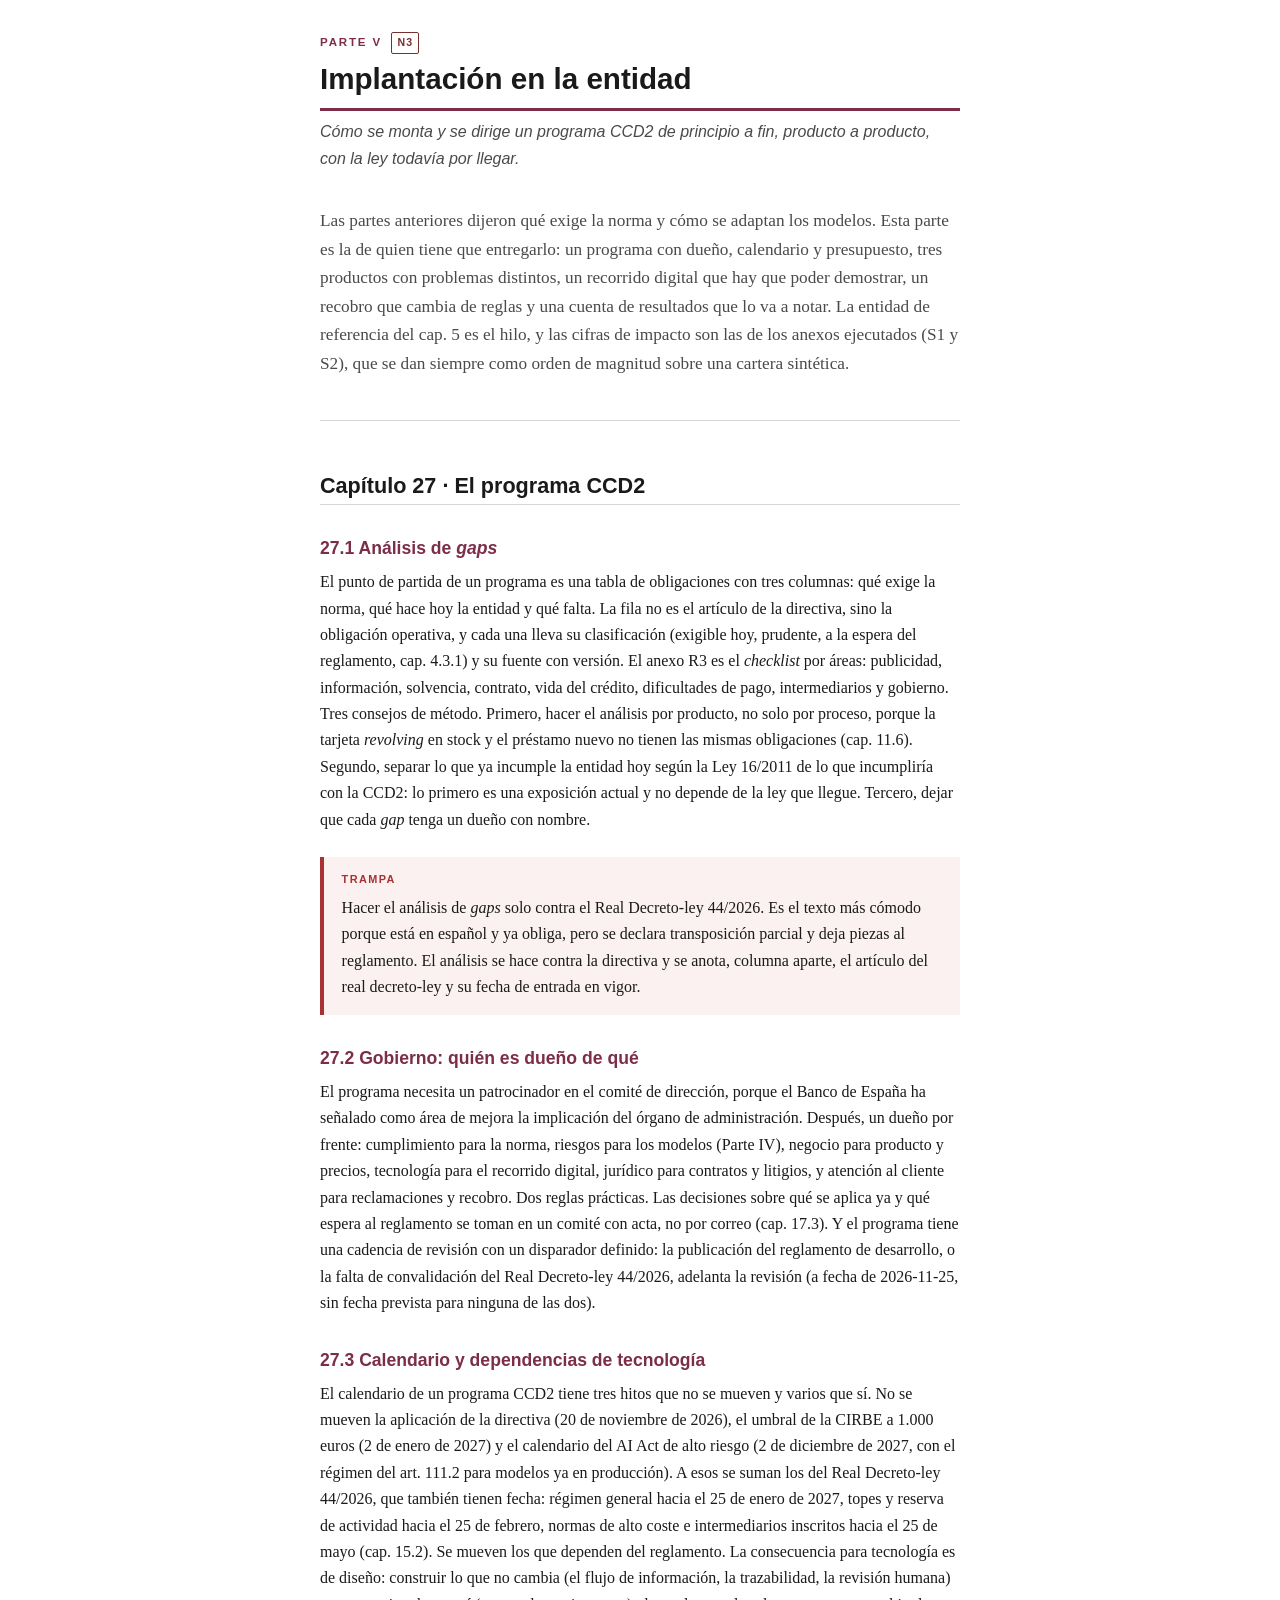
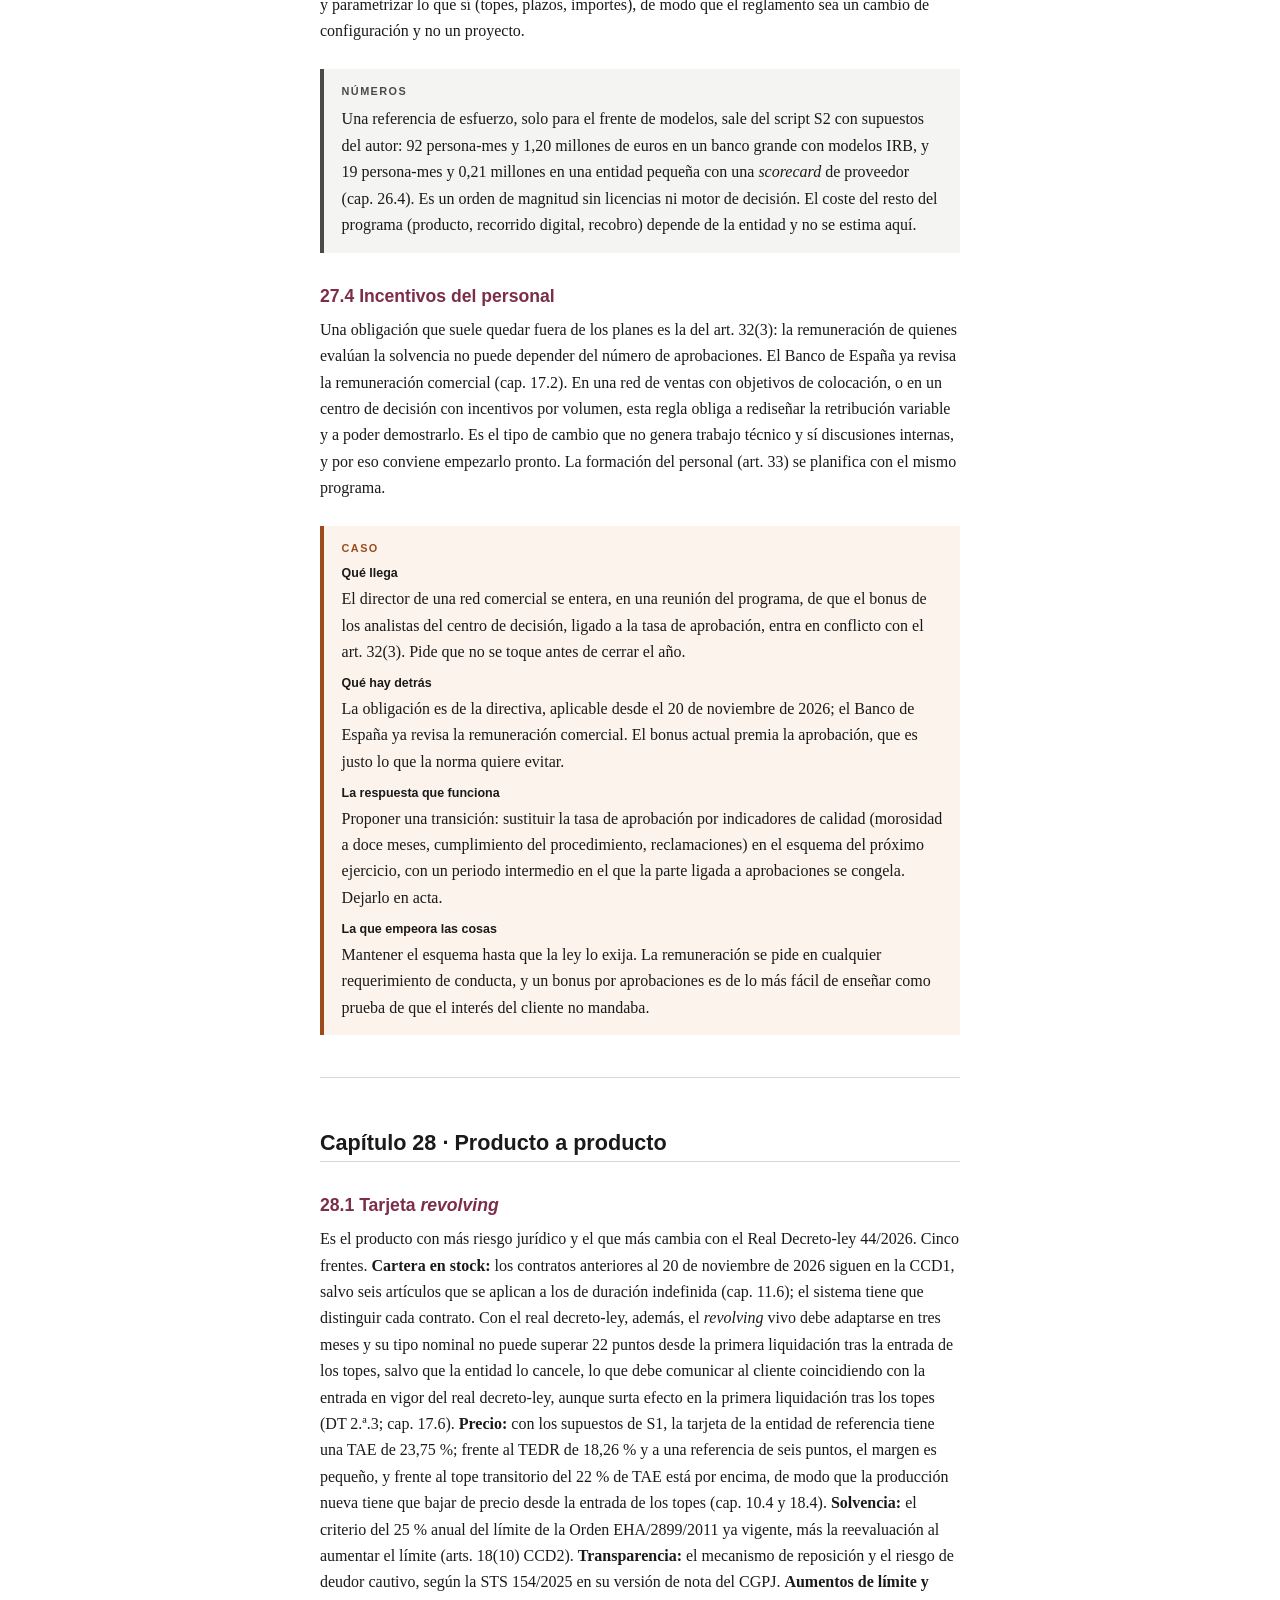
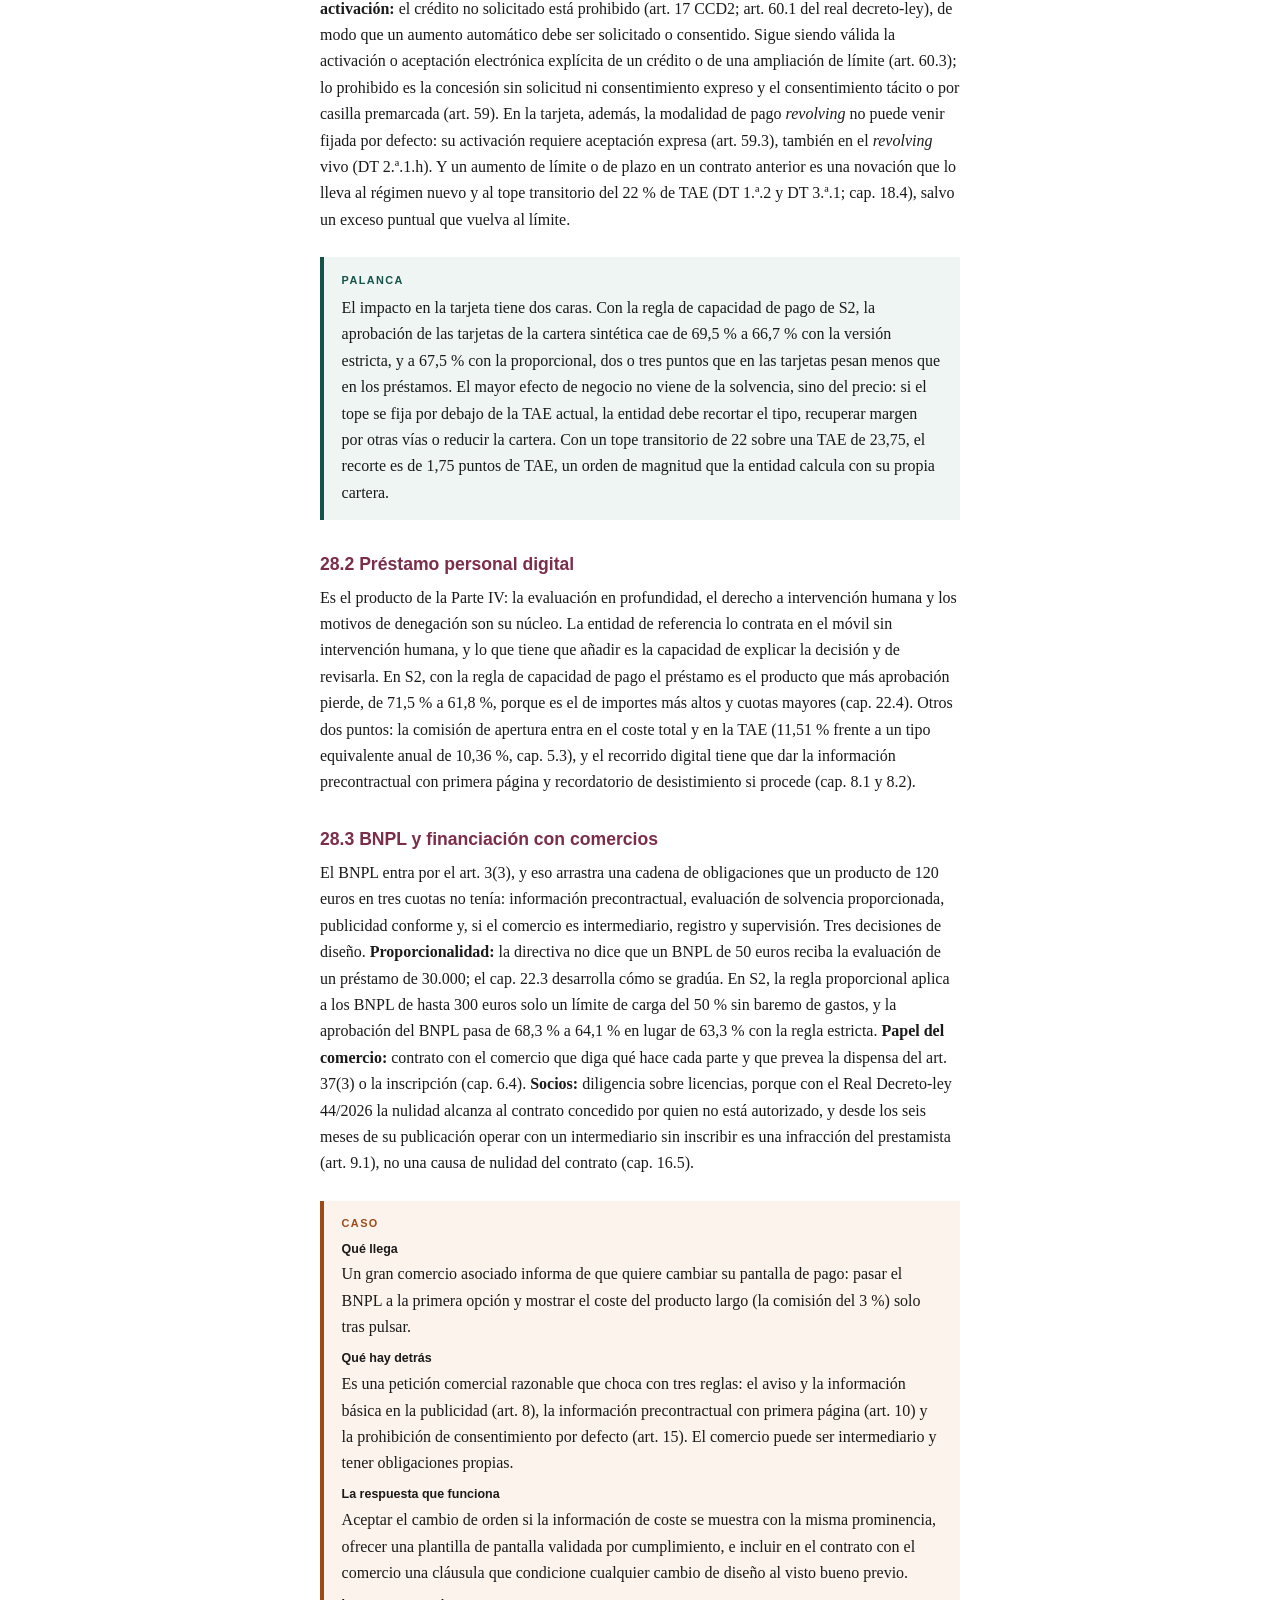
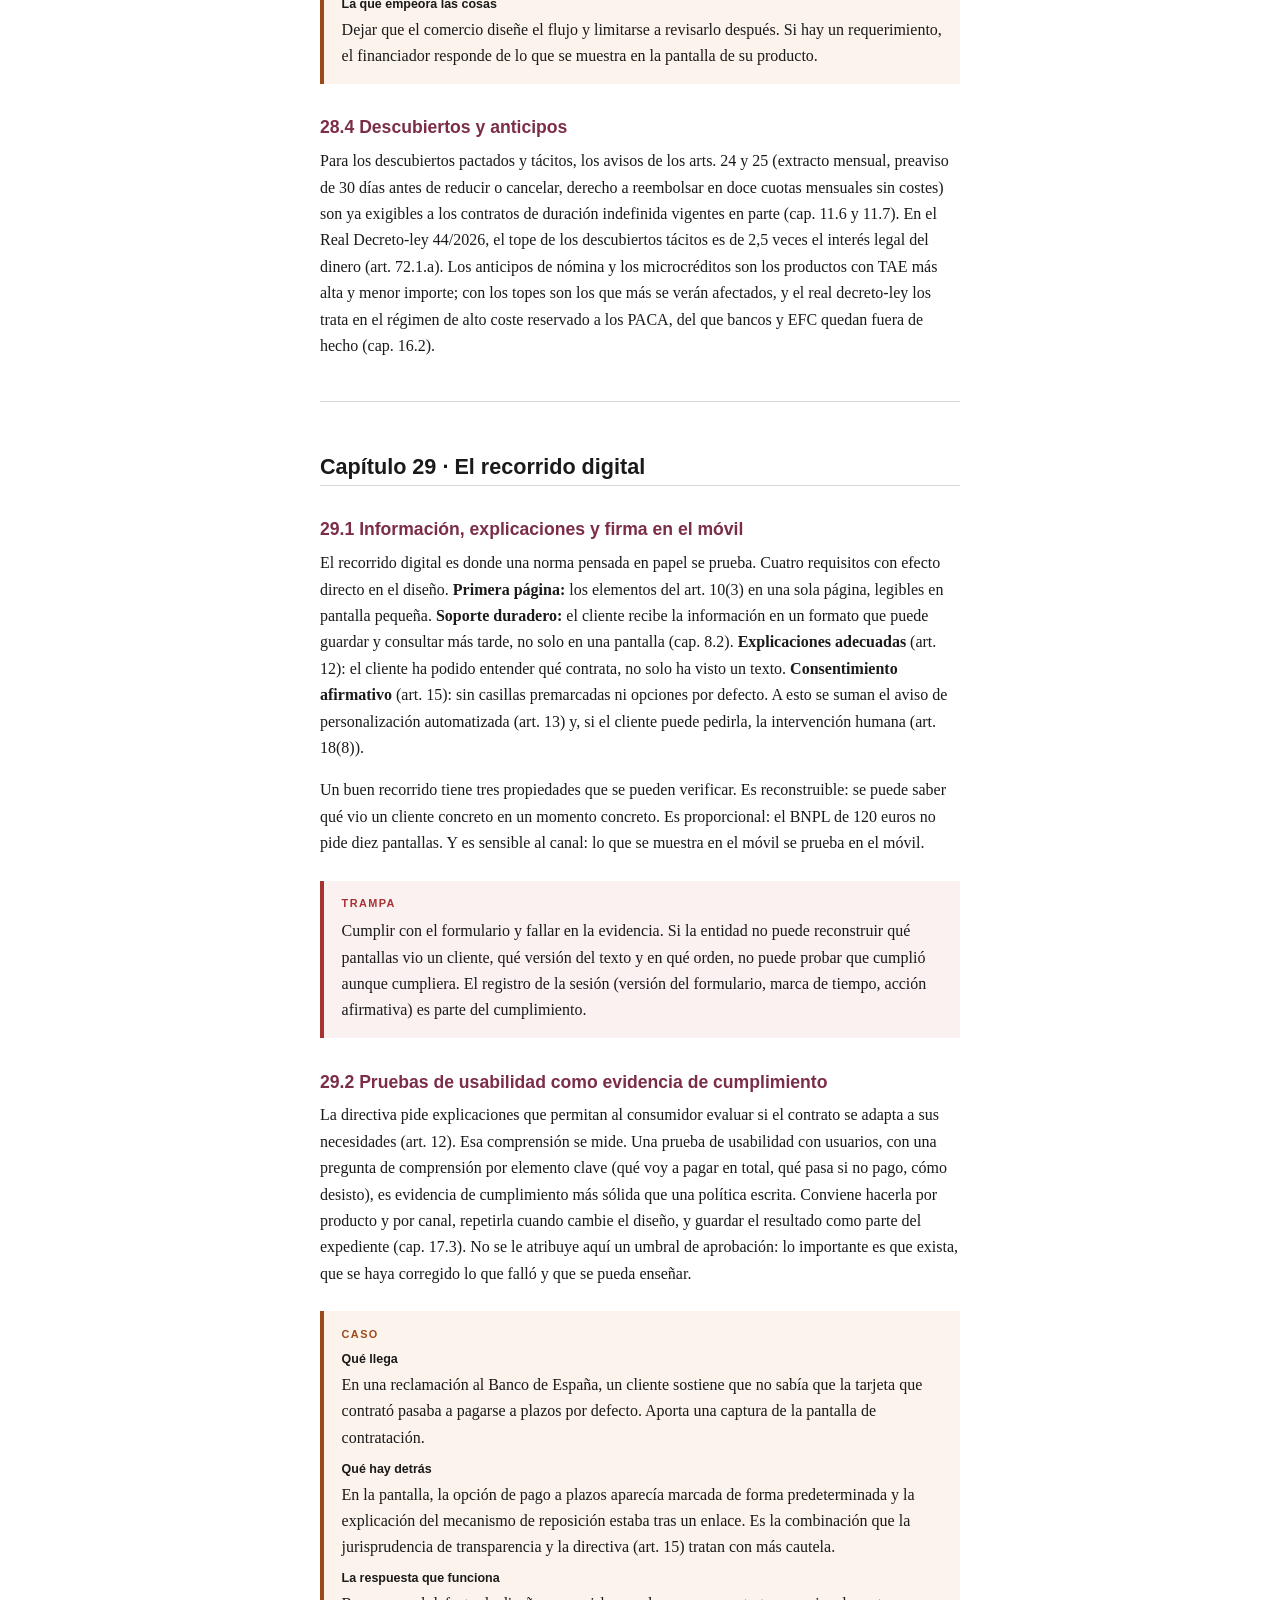
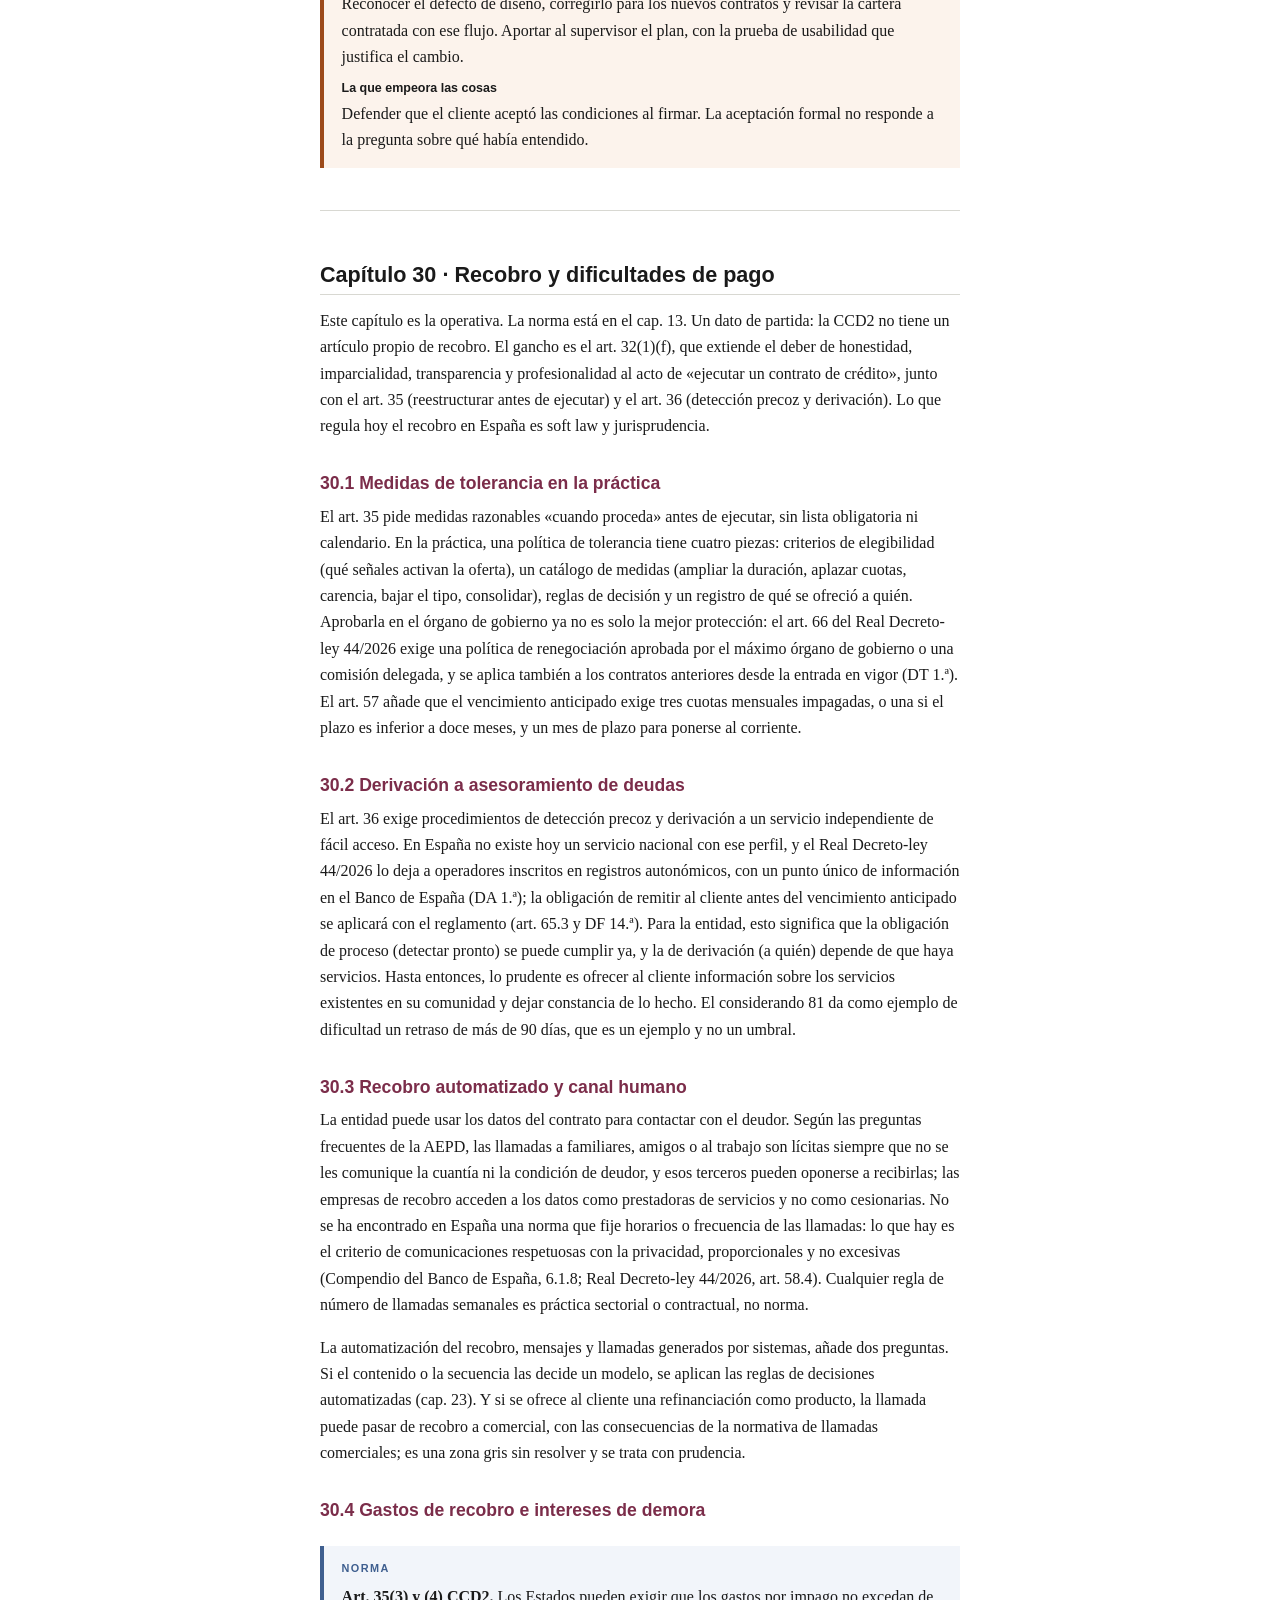
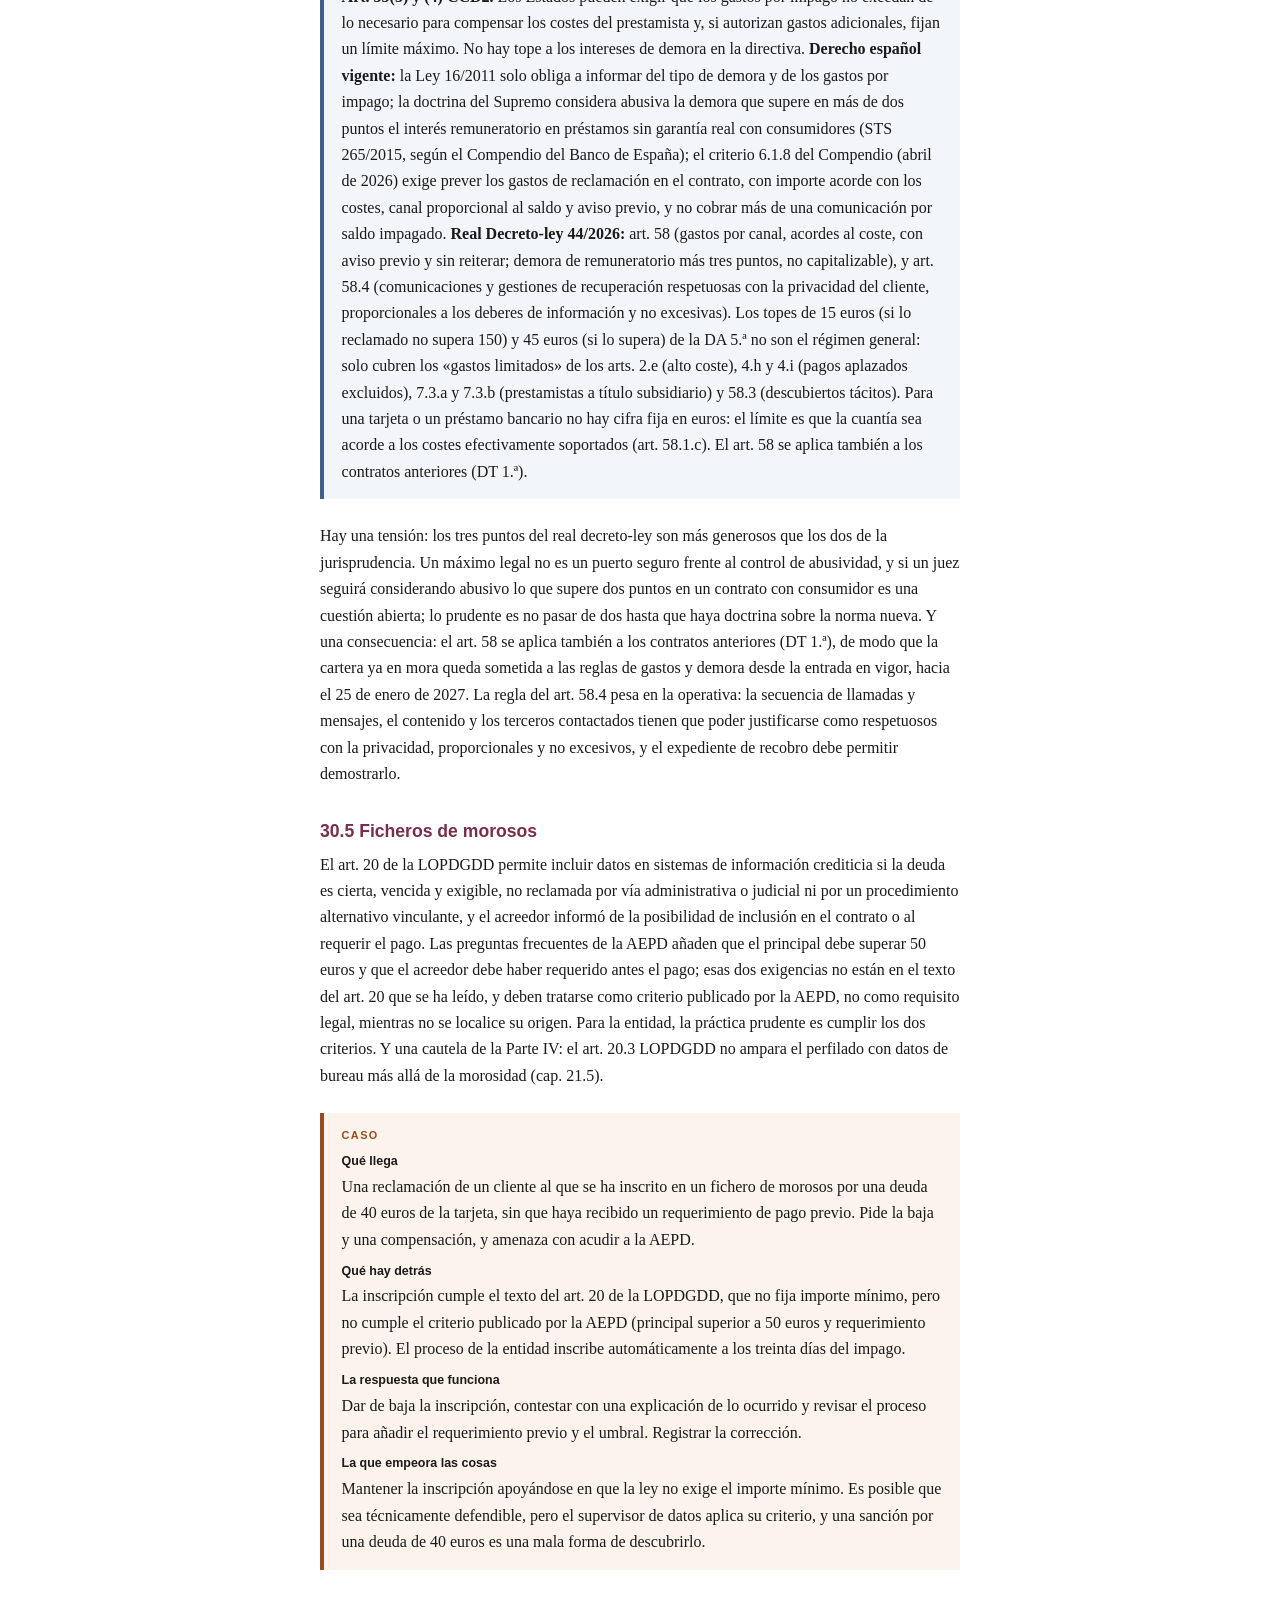
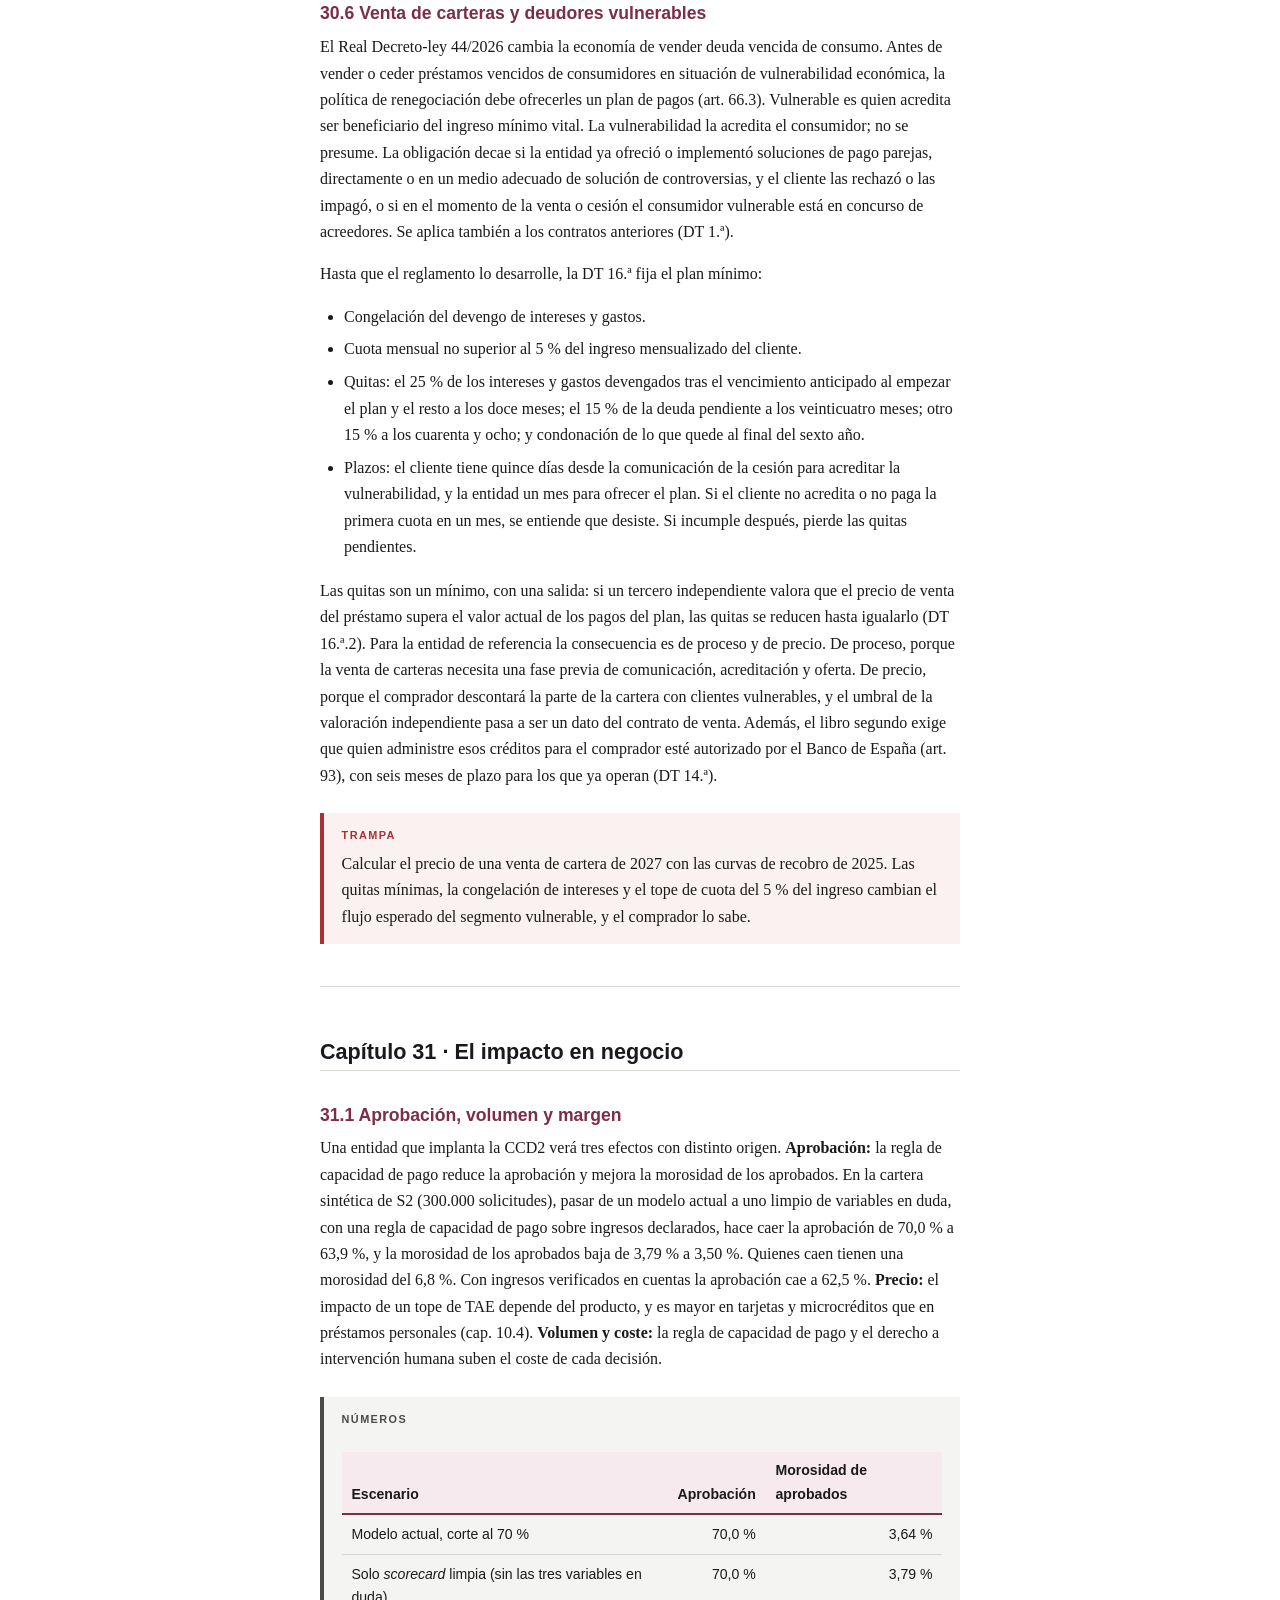
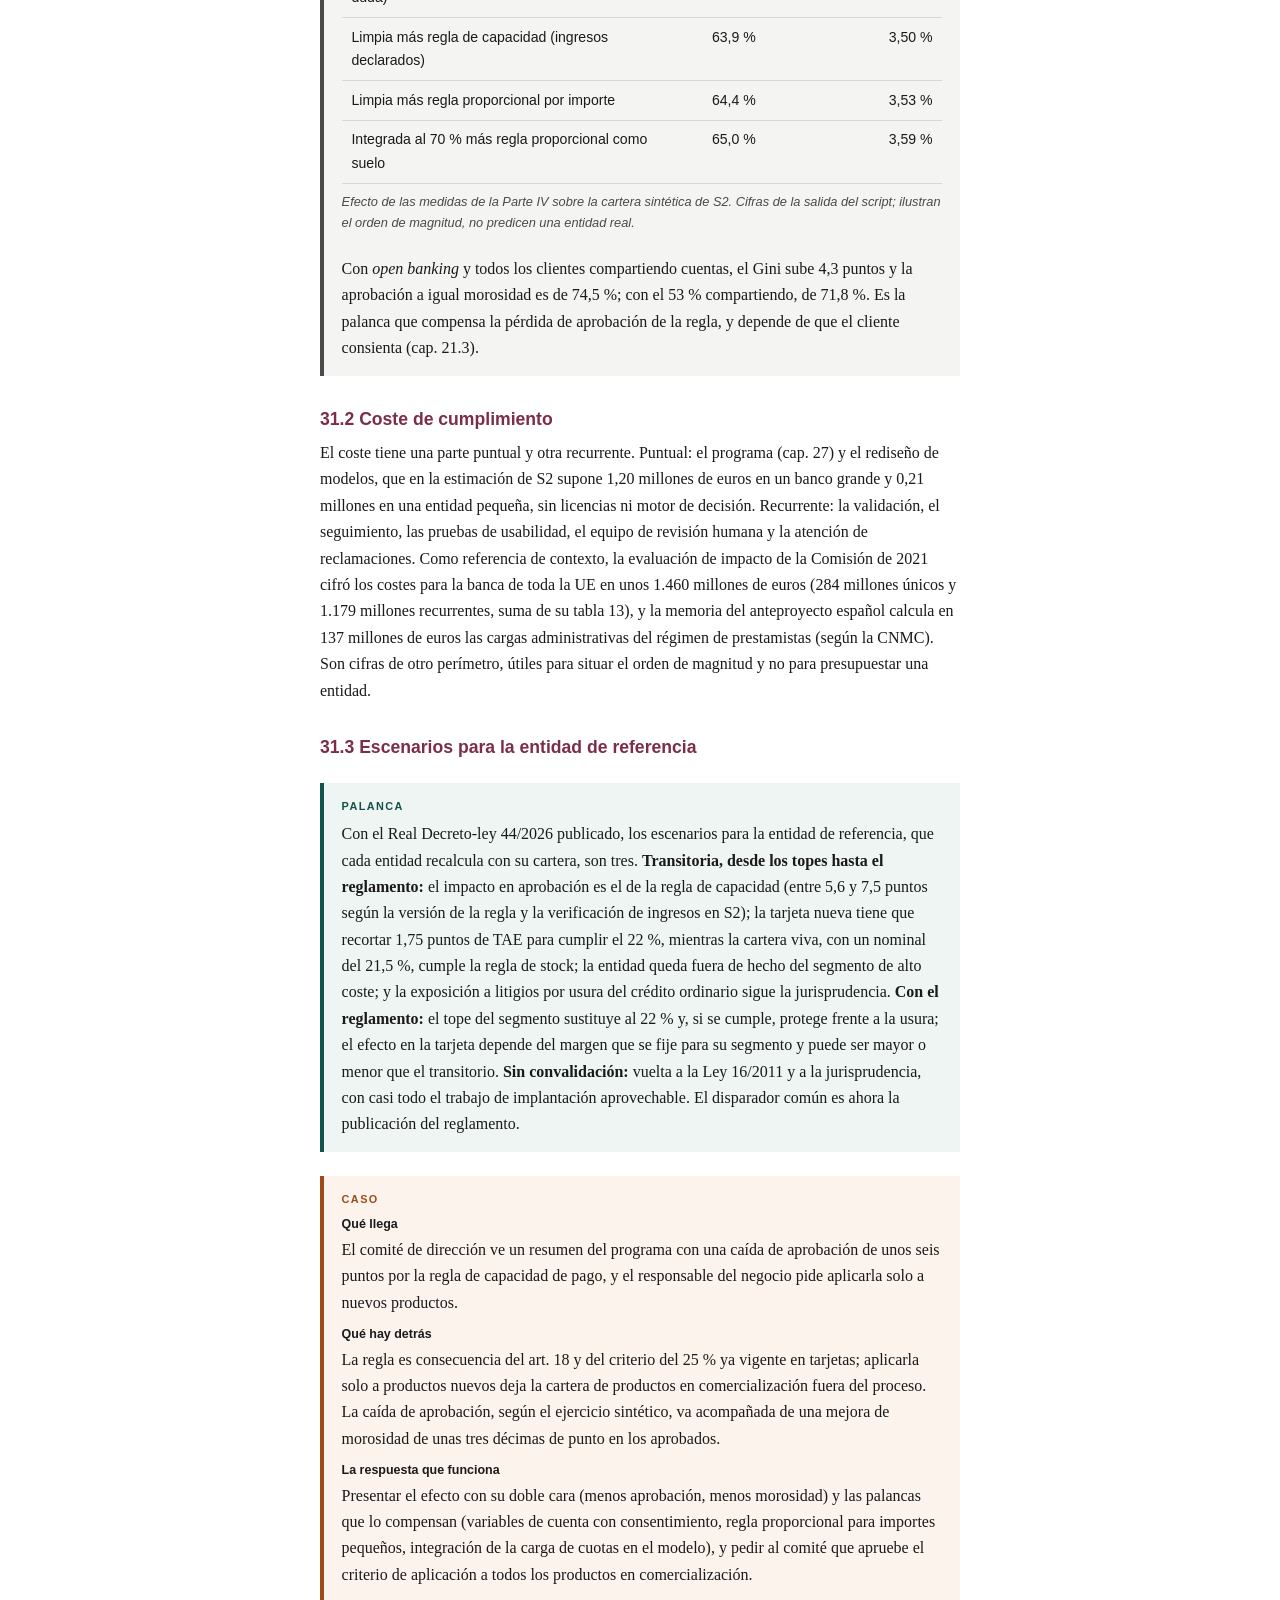
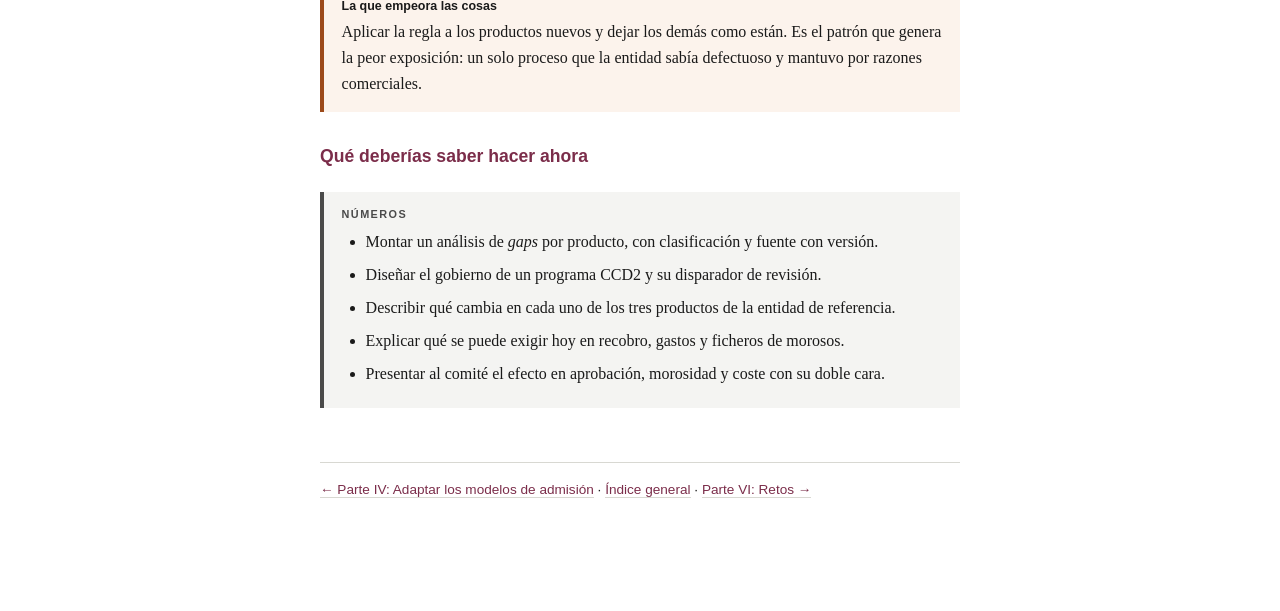
<file: manual/parte-05.html>
<!DOCTYPE html>
<html lang="es">
<head>
<meta charset="utf-8">
<meta name="viewport" content="width=device-width, initial-scale=1">
<title>Parte V · Implantación en la entidad</title>
<link rel="stylesheet" href="estilo.css">
</head>
<body>

<p class="eyebrow">Parte V <span class="nivel n3">N3</span></p>
<h1>Implantación en la entidad</h1>
<p class="subtitulo">Cómo se monta y se dirige un programa CCD2 de principio a fin, producto a producto, con la ley todavía por llegar.</p>

<p class="lead">Las partes anteriores dijeron qué exige la norma y cómo se adaptan los modelos. Esta parte es la de quien tiene que entregarlo: un programa con dueño, calendario y presupuesto, tres productos con problemas distintos, un recorrido digital que hay que poder demostrar, un recobro que cambia de reglas y una cuenta de resultados que lo va a notar. La entidad de referencia del cap. 5 es el hilo, y las cifras de impacto son las de los anexos ejecutados (S1 y S2), que se dan siempre como orden de magnitud sobre una cartera sintética.</p>

<hr/>

<h2 id="cap27">Capítulo 27 · El programa CCD2</h2>

<h3 id="s27-1">27.1 Análisis de <i>gaps</i></h3>

<p>El punto de partida de un programa es una tabla de obligaciones con tres columnas: qué exige la norma, qué hace hoy la entidad y qué falta. La fila no es el artículo de la directiva, sino la obligación operativa, y cada una lleva su clasificación (exigible hoy, prudente, a la espera del reglamento, cap. 4.3.1) y su fuente con versión. El anexo R3 es el <i>checklist</i> por áreas: publicidad, información, solvencia, contrato, vida del crédito, dificultades de pago, intermediarios y gobierno. Tres consejos de método. Primero, hacer el análisis por producto, no solo por proceso, porque la tarjeta <i>revolving</i> en stock y el préstamo nuevo no tienen las mismas obligaciones (cap. 11.6). Segundo, separar lo que ya incumple la entidad hoy según la Ley 16/2011 de lo que incumpliría con la CCD2: lo primero es una exposición actual y no depende de la ley que llegue. Tercero, dejar que cada <i>gap</i> tenga un dueño con nombre.</p>

<div class="bloque b-trampa">
<span class="etiqueta">Trampa</span>
<p>Hacer el análisis de <i>gaps</i> solo contra el Real Decreto-ley 44/2026. Es el texto más cómodo porque está en español y ya obliga, pero se declara transposición parcial y deja piezas al reglamento. El análisis se hace contra la directiva y se anota, columna aparte, el artículo del real decreto-ley y su fecha de entrada en vigor.</p>
</div>

<h3 id="s27-2">27.2 Gobierno: quién es dueño de qué</h3>

<p>El programa necesita un patrocinador en el comité de dirección, porque el Banco de España ha señalado como área de mejora la implicación del órgano de administración. Después, un dueño por frente: cumplimiento para la norma, riesgos para los modelos (Parte IV), negocio para producto y precios, tecnología para el recorrido digital, jurídico para contratos y litigios, y atención al cliente para reclamaciones y recobro. Dos reglas prácticas. Las decisiones sobre qué se aplica ya y qué espera al reglamento se toman en un comité con acta, no por correo (cap. 17.3). Y el programa tiene una cadencia de revisión con un disparador definido: la publicación del reglamento de desarrollo, o la falta de convalidación del Real Decreto-ley 44/2026, adelanta la revisión (a fecha de 2026-11-25, sin fecha prevista para ninguna de las dos).</p>

<h3 id="s27-3">27.3 Calendario y dependencias de tecnología</h3>

<p>El calendario de un programa CCD2 tiene tres hitos que no se mueven y varios que sí. No se mueven la aplicación de la directiva (20 de noviembre de 2026), el umbral de la CIRBE a 1.000 euros (2 de enero de 2027) y el calendario del AI Act de alto riesgo (2 de diciembre de 2027, con el régimen del art. 111.2 para modelos ya en producción). A esos se suman los del Real Decreto-ley 44/2026, que también tienen fecha: régimen general hacia el 25 de enero de 2027, topes y reserva de actividad hacia el 25 de febrero, normas de alto coste e intermediarios inscritos hacia el 25 de mayo (cap. 15.2). Se mueven los que dependen del reglamento. La consecuencia para tecnología es de diseño: construir lo que no cambia (el flujo de información, la trazabilidad, la revisión humana) y parametrizar lo que sí (topes, plazos, importes), de modo que el reglamento sea un cambio de configuración y no un proyecto.</p>

<div class="bloque b-numeros">
<span class="etiqueta">Números</span>
<p>Una referencia de esfuerzo, solo para el frente de modelos, sale del script S2 con supuestos del autor: 92 persona-mes y 1,20 millones de euros en un banco grande con modelos IRB, y 19 persona-mes y 0,21 millones en una entidad pequeña con una <i>scorecard</i> de proveedor (cap. 26.4). Es un orden de magnitud sin licencias ni motor de decisión. El coste del resto del programa (producto, recorrido digital, recobro) depende de la entidad y no se estima aquí.</p>
</div>

<h3 id="s27-4">27.4 Incentivos del personal</h3>

<p>Una obligación que suele quedar fuera de los planes es la del art. 32(3): la remuneración de quienes evalúan la solvencia no puede depender del número de aprobaciones. El Banco de España ya revisa la remuneración comercial (cap. 17.2). En una red de ventas con objetivos de colocación, o en un centro de decisión con incentivos por volumen, esta regla obliga a rediseñar la retribución variable y a poder demostrarlo. Es el tipo de cambio que no genera trabajo técnico y sí discusiones internas, y por eso conviene empezarlo pronto. La formación del personal (art. 33) se planifica con el mismo programa.</p>

<div class="bloque b-caso">
<span class="etiqueta">Caso</span>
<dl>
<dt>Qué llega</dt>
<dd>El director de una red comercial se entera, en una reunión del programa, de que el bonus de los analistas del centro de decisión, ligado a la tasa de aprobación, entra en conflicto con el art. 32(3). Pide que no se toque antes de cerrar el año.</dd>
<dt>Qué hay detrás</dt>
<dd>La obligación es de la directiva, aplicable desde el 20 de noviembre de 2026; el Banco de España ya revisa la remuneración comercial. El bonus actual premia la aprobación, que es justo lo que la norma quiere evitar.</dd>
<dt>La respuesta que funciona</dt>
<dd>Proponer una transición: sustituir la tasa de aprobación por indicadores de calidad (morosidad a doce meses, cumplimiento del procedimiento, reclamaciones) en el esquema del próximo ejercicio, con un periodo intermedio en el que la parte ligada a aprobaciones se congela. Dejarlo en acta.</dd>
<dt>La que empeora las cosas</dt>
<dd>Mantener el esquema hasta que la ley lo exija. La remuneración se pide en cualquier requerimiento de conducta, y un bonus por aprobaciones es de lo más fácil de enseñar como prueba de que el interés del cliente no mandaba.</dd>
</dl>
</div>

<hr/>

<h2 id="cap28">Capítulo 28 · Producto a producto</h2>

<h3 id="s28-1">28.1 Tarjeta <i>revolving</i></h3>

<p>Es el producto con más riesgo jurídico y el que más cambia con el Real Decreto-ley 44/2026. Cinco frentes. <strong>Cartera en stock:</strong> los contratos anteriores al 20 de noviembre de 2026 siguen en la CCD1, salvo seis artículos que se aplican a los de duración indefinida (cap. 11.6); el sistema tiene que distinguir cada contrato. Con el real decreto-ley, además, el <i>revolving</i> vivo debe adaptarse en tres meses y su tipo nominal no puede superar 22 puntos desde la primera liquidación tras la entrada de los topes, salvo que la entidad lo cancele, lo que debe comunicar al cliente coincidiendo con la entrada en vigor del real decreto-ley, aunque surta efecto en la primera liquidación tras los topes (DT 2.ª.3; cap. 17.6). <strong>Precio:</strong> con los supuestos de S1, la tarjeta de la entidad de referencia tiene una TAE de 23,75 %; frente al TEDR de 18,26 % y a una referencia de seis puntos, el margen es pequeño, y frente al tope transitorio del 22 % de TAE está por encima, de modo que la producción nueva tiene que bajar de precio desde la entrada de los topes (cap. 10.4 y 18.4). <strong>Solvencia:</strong> el criterio del 25 % anual del límite de la Orden EHA/2899/2011 ya vigente, más la reevaluación al aumentar el límite (arts. 18(10) CCD2). <strong>Transparencia:</strong> el mecanismo de reposición y el riesgo de deudor cautivo, según la STS 154/2025 en su versión de nota del CGPJ. <strong>Aumentos de límite y activación:</strong> el crédito no solicitado está prohibido (art. 17 CCD2; art. 60.1 del real decreto-ley), de modo que un aumento automático debe ser solicitado o consentido. Sigue siendo válida la activación o aceptación electrónica explícita de un crédito o de una ampliación de límite (art. 60.3); lo prohibido es la concesión sin solicitud ni consentimiento expreso y el consentimiento tácito o por casilla premarcada (art. 59). En la tarjeta, además, la modalidad de pago <i>revolving</i> no puede venir fijada por defecto: su activación requiere aceptación expresa (art. 59.3), también en el <i>revolving</i> vivo (DT 2.ª.1.h). Y un aumento de límite o de plazo en un contrato anterior es una novación que lo lleva al régimen nuevo y al tope transitorio del 22 % de TAE (DT 1.ª.2 y DT 3.ª.1; cap. 18.4), salvo un exceso puntual que vuelva al límite.</p>

<div class="bloque b-palanca">
<span class="etiqueta">Palanca</span>
<p>El impacto en la tarjeta tiene dos caras. Con la regla de capacidad de pago de S2, la aprobación de las tarjetas de la cartera sintética cae de 69,5 % a 66,7 % con la versión estricta, y a 67,5 % con la proporcional, dos o tres puntos que en las tarjetas pesan menos que en los préstamos. El mayor efecto de negocio no viene de la solvencia, sino del precio: si el tope se fija por debajo de la TAE actual, la entidad debe recortar el tipo, recuperar margen por otras vías o reducir la cartera. Con un tope transitorio de 22 sobre una TAE de 23,75, el recorte es de 1,75 puntos de TAE, un orden de magnitud que la entidad calcula con su propia cartera.</p>
</div>

<h3 id="s28-2">28.2 Préstamo personal digital</h3>

<p>Es el producto de la Parte IV: la evaluación en profundidad, el derecho a intervención humana y los motivos de denegación son su núcleo. La entidad de referencia lo contrata en el móvil sin intervención humana, y lo que tiene que añadir es la capacidad de explicar la decisión y de revisarla. En S2, con la regla de capacidad de pago el préstamo es el producto que más aprobación pierde, de 71,5 % a 61,8 %, porque es el de importes más altos y cuotas mayores (cap. 22.4). Otros dos puntos: la comisión de apertura entra en el coste total y en la TAE (11,51 % frente a un tipo equivalente anual de 10,36 %, cap. 5.3), y el recorrido digital tiene que dar la información precontractual con primera página y recordatorio de desistimiento si procede (cap. 8.1 y 8.2).</p>

<h3 id="s28-3">28.3 BNPL y financiación con comercios</h3>

<p>El BNPL entra por el art. 3(3), y eso arrastra una cadena de obligaciones que un producto de 120 euros en tres cuotas no tenía: información precontractual, evaluación de solvencia proporcionada, publicidad conforme y, si el comercio es intermediario, registro y supervisión. Tres decisiones de diseño. <strong>Proporcionalidad:</strong> la directiva no dice que un BNPL de 50 euros reciba la evaluación de un préstamo de 30.000; el cap. 22.3 desarrolla cómo se gradúa. En S2, la regla proporcional aplica a los BNPL de hasta 300 euros solo un límite de carga del 50 % sin baremo de gastos, y la aprobación del BNPL pasa de 68,3 % a 64,1 % en lugar de 63,3 % con la regla estricta. <strong>Papel del comercio:</strong> contrato con el comercio que diga qué hace cada parte y que prevea la dispensa del art. 37(3) o la inscripción (cap. 6.4). <strong>Socios:</strong> diligencia sobre licencias, porque con el Real Decreto-ley 44/2026 la nulidad alcanza al contrato concedido por quien no está autorizado, y desde los seis meses de su publicación operar con un intermediario sin inscribir es una infracción del prestamista (art. 9.1), no una causa de nulidad del contrato (cap. 16.5).</p>

<div class="bloque b-caso">
<span class="etiqueta">Caso</span>
<dl>
<dt>Qué llega</dt>
<dd>Un gran comercio asociado informa de que quiere cambiar su pantalla de pago: pasar el BNPL a la primera opción y mostrar el coste del producto largo (la comisión del 3 %) solo tras pulsar.</dd>
<dt>Qué hay detrás</dt>
<dd>Es una petición comercial razonable que choca con tres reglas: el aviso y la información básica en la publicidad (art. 8), la información precontractual con primera página (art. 10) y la prohibición de consentimiento por defecto (art. 15). El comercio puede ser intermediario y tener obligaciones propias.</dd>
<dt>La respuesta que funciona</dt>
<dd>Aceptar el cambio de orden si la información de coste se muestra con la misma prominencia, ofrecer una plantilla de pantalla validada por cumplimiento, e incluir en el contrato con el comercio una cláusula que condicione cualquier cambio de diseño al visto bueno previo.</dd>
<dt>La que empeora las cosas</dt>
<dd>Dejar que el comercio diseñe el flujo y limitarse a revisarlo después. Si hay un requerimiento, el financiador responde de lo que se muestra en la pantalla de su producto.</dd>
</dl>
</div>

<h3 id="s28-4">28.4 Descubiertos y anticipos</h3>

<p>Para los descubiertos pactados y tácitos, los avisos de los arts. 24 y 25 (extracto mensual, preaviso de 30 días antes de reducir o cancelar, derecho a reembolsar en doce cuotas mensuales sin costes) son ya exigibles a los contratos de duración indefinida vigentes en parte (cap. 11.6 y 11.7). En el Real Decreto-ley 44/2026, el tope de los descubiertos tácitos es de 2,5 veces el interés legal del dinero (art. 72.1.a). Los anticipos de nómina y los microcréditos son los productos con TAE más alta y menor importe; con los topes son los que más se verán afectados, y el real decreto-ley los trata en el régimen de alto coste reservado a los PACA, del que bancos y EFC quedan fuera de hecho (cap. 16.2).</p>

<hr/>

<h2 id="cap29">Capítulo 29 · El recorrido digital</h2>

<h3 id="s29-1">29.1 Información, explicaciones y firma en el móvil</h3>

<p>El recorrido digital es donde una norma pensada en papel se prueba. Cuatro requisitos con efecto directo en el diseño. <strong>Primera página:</strong> los elementos del art. 10(3) en una sola página, legibles en pantalla pequeña. <strong>Soporte duradero:</strong> el cliente recibe la información en un formato que puede guardar y consultar más tarde, no solo en una pantalla (cap. 8.2). <strong>Explicaciones adecuadas</strong> (art. 12): el cliente ha podido entender qué contrata, no solo ha visto un texto. <strong>Consentimiento afirmativo</strong> (art. 15): sin casillas premarcadas ni opciones por defecto. A esto se suman el aviso de personalización automatizada (art. 13) y, si el cliente puede pedirla, la intervención humana (art. 18(8)).</p>

<p>Un buen recorrido tiene tres propiedades que se pueden verificar. Es reconstruible: se puede saber qué vio un cliente concreto en un momento concreto. Es proporcional: el BNPL de 120 euros no pide diez pantallas. Y es sensible al canal: lo que se muestra en el móvil se prueba en el móvil.</p>

<div class="bloque b-trampa">
<span class="etiqueta">Trampa</span>
<p>Cumplir con el formulario y fallar en la evidencia. Si la entidad no puede reconstruir qué pantallas vio un cliente, qué versión del texto y en qué orden, no puede probar que cumplió aunque cumpliera. El registro de la sesión (versión del formulario, marca de tiempo, acción afirmativa) es parte del cumplimiento.</p>
</div>

<h3 id="s29-2">29.2 Pruebas de usabilidad como evidencia de cumplimiento</h3>

<p>La directiva pide explicaciones que permitan al consumidor evaluar si el contrato se adapta a sus necesidades (art. 12). Esa comprensión se mide. Una prueba de usabilidad con usuarios, con una pregunta de comprensión por elemento clave (qué voy a pagar en total, qué pasa si no pago, cómo desisto), es evidencia de cumplimiento más sólida que una política escrita. Conviene hacerla por producto y por canal, repetirla cuando cambie el diseño, y guardar el resultado como parte del expediente (cap. 17.3). No se le atribuye aquí un umbral de aprobación: lo importante es que exista, que se haya corregido lo que falló y que se pueda enseñar.</p>

<div class="bloque b-caso">
<span class="etiqueta">Caso</span>
<dl>
<dt>Qué llega</dt>
<dd>En una reclamación al Banco de España, un cliente sostiene que no sabía que la tarjeta que contrató pasaba a pagarse a plazos por defecto. Aporta una captura de la pantalla de contratación.</dd>
<dt>Qué hay detrás</dt>
<dd>En la pantalla, la opción de pago a plazos aparecía marcada de forma predeterminada y la explicación del mecanismo de reposición estaba tras un enlace. Es la combinación que la jurisprudencia de transparencia y la directiva (art. 15) tratan con más cautela.</dd>
<dt>La respuesta que funciona</dt>
<dd>Reconocer el defecto de diseño, corregirlo para los nuevos contratos y revisar la cartera contratada con ese flujo. Aportar al supervisor el plan, con la prueba de usabilidad que justifica el cambio.</dd>
<dt>La que empeora las cosas</dt>
<dd>Defender que el cliente aceptó las condiciones al firmar. La aceptación formal no responde a la pregunta sobre qué había entendido.</dd>
</dl>
</div>

<hr/>

<h2 id="cap30">Capítulo 30 · Recobro y dificultades de pago</h2>

<p>Este capítulo es la operativa. La norma está en el cap. 13. Un dato de partida: la CCD2 no tiene un artículo propio de recobro. El gancho es el art. 32(1)(f), que extiende el deber de honestidad, imparcialidad, transparencia y profesionalidad al acto de «ejecutar un contrato de crédito», junto con el art. 35 (reestructurar antes de ejecutar) y el art. 36 (detección precoz y derivación). Lo que regula hoy el recobro en España es soft law y jurisprudencia.</p>

<h3 id="s30-1">30.1 Medidas de tolerancia en la práctica</h3>

<p>El art. 35 pide medidas razonables «cuando proceda» antes de ejecutar, sin lista obligatoria ni calendario. En la práctica, una política de tolerancia tiene cuatro piezas: criterios de elegibilidad (qué señales activan la oferta), un catálogo de medidas (ampliar la duración, aplazar cuotas, carencia, bajar el tipo, consolidar), reglas de decisión y un registro de qué se ofreció a quién. Aprobarla en el órgano de gobierno ya no es solo la mejor protección: el art. 66 del Real Decreto-ley 44/2026 exige una política de renegociación aprobada por el máximo órgano de gobierno o una comisión delegada, y se aplica también a los contratos anteriores desde la entrada en vigor (DT 1.ª). El art. 57 añade que el vencimiento anticipado exige tres cuotas mensuales impagadas, o una si el plazo es inferior a doce meses, y un mes de plazo para ponerse al corriente.</p>

<h3 id="s30-2">30.2 Derivación a asesoramiento de deudas</h3>

<p>El art. 36 exige procedimientos de detección precoz y derivación a un servicio independiente de fácil acceso. En España no existe hoy un servicio nacional con ese perfil, y el Real Decreto-ley 44/2026 lo deja a operadores inscritos en registros autonómicos, con un punto único de información en el Banco de España (DA 1.ª); la obligación de remitir al cliente antes del vencimiento anticipado se aplicará con el reglamento (art. 65.3 y DF 14.ª). Para la entidad, esto significa que la obligación de proceso (detectar pronto) se puede cumplir ya, y la de derivación (a quién) depende de que haya servicios. Hasta entonces, lo prudente es ofrecer al cliente información sobre los servicios existentes en su comunidad y dejar constancia de lo hecho. El considerando 81 da como ejemplo de dificultad un retraso de más de 90 días, que es un ejemplo y no un umbral.</p>

<h3 id="s30-3">30.3 Recobro automatizado y canal humano</h3>

<p>La entidad puede usar los datos del contrato para contactar con el deudor. Según las preguntas frecuentes de la AEPD, las llamadas a familiares, amigos o al trabajo son lícitas siempre que no se les comunique la cuantía ni la condición de deudor, y esos terceros pueden oponerse a recibirlas; las empresas de recobro acceden a los datos como prestadoras de servicios y no como cesionarias. No se ha encontrado en España una norma que fije horarios o frecuencia de las llamadas: lo que hay es el criterio de comunicaciones respetuosas con la privacidad, proporcionales y no excesivas (Compendio del Banco de España, 6.1.8; Real Decreto-ley 44/2026, art. 58.4). Cualquier regla de número de llamadas semanales es práctica sectorial o contractual, no norma.</p>

<p>La automatización del recobro, mensajes y llamadas generados por sistemas, añade dos preguntas. Si el contenido o la secuencia las decide un modelo, se aplican las reglas de decisiones automatizadas (cap. 23). Y si se ofrece al cliente una refinanciación como producto, la llamada puede pasar de recobro a comercial, con las consecuencias de la normativa de llamadas comerciales; es una zona gris sin resolver y se trata con prudencia.</p>

<h3 id="s30-4">30.4 Gastos de recobro e intereses de demora</h3>

<div class="bloque b-norma">
<span class="etiqueta">Norma</span>
<p><strong>Art. 35(3) y (4) CCD2.</strong> Los Estados pueden exigir que los gastos por impago no excedan de lo necesario para compensar los costes del prestamista y, si autorizan gastos adicionales, fijan un límite máximo. No hay tope a los intereses de demora en la directiva. <strong>Derecho español vigente:</strong> la Ley 16/2011 solo obliga a informar del tipo de demora y de los gastos por impago; la doctrina del Supremo considera abusiva la demora que supere en más de dos puntos el interés remuneratorio en préstamos sin garantía real con consumidores (STS 265/2015, según el Compendio del Banco de España); el criterio 6.1.8 del Compendio (abril de 2026) exige prever los gastos de reclamación en el contrato, con importe acorde con los costes, canal proporcional al saldo y aviso previo, y no cobrar más de una comunicación por saldo impagado. <strong>Real Decreto-ley 44/2026:</strong> art. 58 (gastos por canal, acordes al coste, con aviso previo y sin reiterar; demora de remuneratorio más tres puntos, no capitalizable), y art. 58.4 (comunicaciones y gestiones de recuperación respetuosas con la privacidad del cliente, proporcionales a los deberes de información y no excesivas). Los topes de 15 euros (si lo reclamado no supera 150) y 45 euros (si lo supera) de la DA 5.ª no son el régimen general: solo cubren los «gastos limitados» de los arts. 2.e (alto coste), 4.h y 4.i (pagos aplazados excluidos), 7.3.a y 7.3.b (prestamistas a título subsidiario) y 58.3 (descubiertos tácitos). Para una tarjeta o un préstamo bancario no hay cifra fija en euros: el límite es que la cuantía sea acorde a los costes efectivamente soportados (art. 58.1.c). El art. 58 se aplica también a los contratos anteriores (DT 1.ª).</p>
</div>

<p>Hay una tensión: los tres puntos del real decreto-ley son más generosos que los dos de la jurisprudencia. Un máximo legal no es un puerto seguro frente al control de abusividad, y si un juez seguirá considerando abusivo lo que supere dos puntos en un contrato con consumidor es una cuestión abierta; lo prudente es no pasar de dos hasta que haya doctrina sobre la norma nueva. Y una consecuencia: el art. 58 se aplica también a los contratos anteriores (DT 1.ª), de modo que la cartera ya en mora queda sometida a las reglas de gastos y demora desde la entrada en vigor, hacia el 25 de enero de 2027. La regla del art. 58.4 pesa en la operativa: la secuencia de llamadas y mensajes, el contenido y los terceros contactados tienen que poder justificarse como respetuosos con la privacidad, proporcionales y no excesivos, y el expediente de recobro debe permitir demostrarlo.</p>

<h3 id="s30-5">30.5 Ficheros de morosos</h3>

<p>El art. 20 de la LOPDGDD permite incluir datos en sistemas de información crediticia si la deuda es cierta, vencida y exigible, no reclamada por vía administrativa o judicial ni por un procedimiento alternativo vinculante, y el acreedor informó de la posibilidad de inclusión en el contrato o al requerir el pago. Las preguntas frecuentes de la AEPD añaden que el principal debe superar 50 euros y que el acreedor debe haber requerido antes el pago; esas dos exigencias no están en el texto del art. 20 que se ha leído, y deben tratarse como criterio publicado por la AEPD, no como requisito legal, mientras no se localice su origen. Para la entidad, la práctica prudente es cumplir los dos criterios. Y una cautela de la Parte IV: el art. 20.3 LOPDGDD no ampara el perfilado con datos de bureau más allá de la morosidad (cap. 21.5).</p>

<div class="bloque b-caso">
<span class="etiqueta">Caso</span>
<dl>
<dt>Qué llega</dt>
<dd>Una reclamación de un cliente al que se ha inscrito en un fichero de morosos por una deuda de 40 euros de la tarjeta, sin que haya recibido un requerimiento de pago previo. Pide la baja y una compensación, y amenaza con acudir a la AEPD.</dd>
<dt>Qué hay detrás</dt>
<dd>La inscripción cumple el texto del art. 20 de la LOPDGDD, que no fija importe mínimo, pero no cumple el criterio publicado por la AEPD (principal superior a 50 euros y requerimiento previo). El proceso de la entidad inscribe automáticamente a los treinta días del impago.</dd>
<dt>La respuesta que funciona</dt>
<dd>Dar de baja la inscripción, contestar con una explicación de lo ocurrido y revisar el proceso para añadir el requerimiento previo y el umbral. Registrar la corrección.</dd>
<dt>La que empeora las cosas</dt>
<dd>Mantener la inscripción apoyándose en que la ley no exige el importe mínimo. Es posible que sea técnicamente defendible, pero el supervisor de datos aplica su criterio, y una sanción por una deuda de 40 euros es una mala forma de descubrirlo.</dd>
</dl>
</div>

<h3 id="s30-6">30.6 Venta de carteras y deudores vulnerables</h3>

<p>El Real Decreto-ley 44/2026 cambia la economía de vender deuda vencida de consumo. Antes de vender o ceder préstamos vencidos de consumidores en situación de vulnerabilidad económica, la política de renegociación debe ofrecerles un plan de pagos (art. 66.3). Vulnerable es quien acredita ser beneficiario del ingreso mínimo vital. La vulnerabilidad la acredita el consumidor; no se presume. La obligación decae si la entidad ya ofreció o implementó soluciones de pago parejas, directamente o en un medio adecuado de solución de controversias, y el cliente las rechazó o las impagó, o si en el momento de la venta o cesión el consumidor vulnerable está en concurso de acreedores. Se aplica también a los contratos anteriores (DT 1.ª).</p>

<p>Hasta que el reglamento lo desarrolle, la DT 16.ª fija el plan mínimo:</p>

<ul>
<li>Congelación del devengo de intereses y gastos.</li>
<li>Cuota mensual no superior al 5 % del ingreso mensualizado del cliente.</li>
<li>Quitas: el 25 % de los intereses y gastos devengados tras el vencimiento anticipado al empezar el plan y el resto a los doce meses; el 15 % de la deuda pendiente a los veinticuatro meses; otro 15 % a los cuarenta y ocho; y condonación de lo que quede al final del sexto año.</li>
<li>Plazos: el cliente tiene quince días desde la comunicación de la cesión para acreditar la vulnerabilidad, y la entidad un mes para ofrecer el plan. Si el cliente no acredita o no paga la primera cuota en un mes, se entiende que desiste. Si incumple después, pierde las quitas pendientes.</li>
</ul>

<p>Las quitas son un mínimo, con una salida: si un tercero independiente valora que el precio de venta del préstamo supera el valor actual de los pagos del plan, las quitas se reducen hasta igualarlo (DT 16.ª.2). Para la entidad de referencia la consecuencia es de proceso y de precio. De proceso, porque la venta de carteras necesita una fase previa de comunicación, acreditación y oferta. De precio, porque el comprador descontará la parte de la cartera con clientes vulnerables, y el umbral de la valoración independiente pasa a ser un dato del contrato de venta. Además, el libro segundo exige que quien administre esos créditos para el comprador esté autorizado por el Banco de España (art. 93), con seis meses de plazo para los que ya operan (DT 14.ª).</p>

<div class="bloque b-trampa">
<span class="etiqueta">Trampa</span>
<p>Calcular el precio de una venta de cartera de 2027 con las curvas de recobro de 2025. Las quitas mínimas, la congelación de intereses y el tope de cuota del 5 % del ingreso cambian el flujo esperado del segmento vulnerable, y el comprador lo sabe.</p>
</div>

<hr/>

<h2 id="cap31">Capítulo 31 · El impacto en negocio</h2>

<h3 id="s31-1">31.1 Aprobación, volumen y margen</h3>

<p>Una entidad que implanta la CCD2 verá tres efectos con distinto origen. <strong>Aprobación:</strong> la regla de capacidad de pago reduce la aprobación y mejora la morosidad de los aprobados. En la cartera sintética de S2 (300.000 solicitudes), pasar de un modelo actual a uno limpio de variables en duda, con una regla de capacidad de pago sobre ingresos declarados, hace caer la aprobación de 70,0 % a 63,9 %, y la morosidad de los aprobados baja de 3,79 % a 3,50 %. Quienes caen tienen una morosidad del 6,8 %. Con ingresos verificados en cuentas la aprobación cae a 62,5 %. <strong>Precio:</strong> el impacto de un tope de TAE depende del producto, y es mayor en tarjetas y microcréditos que en préstamos personales (cap. 10.4). <strong>Volumen y coste:</strong> la regla de capacidad de pago y el derecho a intervención humana suben el coste de cada decisión.</p>

<div class="bloque b-numeros">
<span class="etiqueta">Números</span>
<div class="tabla-scroll">
<table>
<caption>Efecto de las medidas de la Parte IV sobre la cartera sintética de S2. Cifras de la salida del script; ilustran el orden de magnitud, no predicen una entidad real.</caption>
<thead><tr><th>Escenario</th><th>Aprobación</th><th>Morosidad de aprobados</th></tr></thead>
<tbody>
<tr><td>Modelo actual, corte al 70 %</td><td class="num">70,0 %</td><td class="num">3,64 %</td></tr>
<tr><td>Solo <i>scorecard</i> limpia (sin las tres variables en duda)</td><td class="num">70,0 %</td><td class="num">3,79 %</td></tr>
<tr><td>Limpia más regla de capacidad (ingresos declarados)</td><td class="num">63,9 %</td><td class="num">3,50 %</td></tr>
<tr><td>Limpia más regla proporcional por importe</td><td class="num">64,4 %</td><td class="num">3,53 %</td></tr>
<tr><td>Integrada al 70 % más regla proporcional como suelo</td><td class="num">65,0 %</td><td class="num">3,59 %</td></tr>
</tbody>
</table>
</div>
<p>Con <i>open banking</i> y todos los clientes compartiendo cuentas, el Gini sube 4,3 puntos y la aprobación a igual morosidad es de 74,5 %; con el 53 % compartiendo, de 71,8 %. Es la palanca que compensa la pérdida de aprobación de la regla, y depende de que el cliente consienta (cap. 21.3).</p>
</div>

<h3 id="s31-2">31.2 Coste de cumplimiento</h3>

<p>El coste tiene una parte puntual y otra recurrente. Puntual: el programa (cap. 27) y el rediseño de modelos, que en la estimación de S2 supone 1,20 millones de euros en un banco grande y 0,21 millones en una entidad pequeña, sin licencias ni motor de decisión. Recurrente: la validación, el seguimiento, las pruebas de usabilidad, el equipo de revisión humana y la atención de reclamaciones. Como referencia de contexto, la evaluación de impacto de la Comisión de 2021 cifró los costes para la banca de toda la UE en unos 1.460 millones de euros (284 millones únicos y 1.179 millones recurrentes, suma de su tabla 13), y la memoria del anteproyecto español calcula en 137 millones de euros las cargas administrativas del régimen de prestamistas (según la CNMC). Son cifras de otro perímetro, útiles para situar el orden de magnitud y no para presupuestar una entidad.</p>

<h3 id="s31-3">31.3 Escenarios para la entidad de referencia</h3>

<div class="bloque b-palanca">
<span class="etiqueta">Palanca</span>
<p>Con el Real Decreto-ley 44/2026 publicado, los escenarios para la entidad de referencia, que cada entidad recalcula con su cartera, son tres. <strong>Transitoria, desde los topes hasta el reglamento:</strong> el impacto en aprobación es el de la regla de capacidad (entre 5,6 y 7,5 puntos según la versión de la regla y la verificación de ingresos en S2); la tarjeta nueva tiene que recortar 1,75 puntos de TAE para cumplir el 22 %, mientras la cartera viva, con un nominal del 21,5 %, cumple la regla de stock; la entidad queda fuera de hecho del segmento de alto coste; y la exposición a litigios por usura del crédito ordinario sigue la jurisprudencia. <strong>Con el reglamento:</strong> el tope del segmento sustituye al 22 % y, si se cumple, protege frente a la usura; el efecto en la tarjeta depende del margen que se fije para su segmento y puede ser mayor o menor que el transitorio. <strong>Sin convalidación:</strong> vuelta a la Ley 16/2011 y a la jurisprudencia, con casi todo el trabajo de implantación aprovechable. El disparador común es ahora la publicación del reglamento.</p>
</div>

<div class="bloque b-caso">
<span class="etiqueta">Caso</span>
<dl>
<dt>Qué llega</dt>
<dd>El comité de dirección ve un resumen del programa con una caída de aprobación de unos seis puntos por la regla de capacidad de pago, y el responsable del negocio pide aplicarla solo a nuevos productos.</dd>
<dt>Qué hay detrás</dt>
<dd>La regla es consecuencia del art. 18 y del criterio del 25 % ya vigente en tarjetas; aplicarla solo a productos nuevos deja la cartera de productos en comercialización fuera del proceso. La caída de aprobación, según el ejercicio sintético, va acompañada de una mejora de morosidad de unas tres décimas de punto en los aprobados.</dd>
<dt>La respuesta que funciona</dt>
<dd>Presentar el efecto con su doble cara (menos aprobación, menos morosidad) y las palancas que lo compensan (variables de cuenta con consentimiento, regla proporcional para importes pequeños, integración de la carga de cuotas en el modelo), y pedir al comité que apruebe el criterio de aplicación a todos los productos en comercialización.</dd>
<dt>La que empeora las cosas</dt>
<dd>Aplicar la regla a los productos nuevos y dejar los demás como están. Es el patrón que genera la peor exposición: un solo proceso que la entidad sabía defectuoso y mantuvo por razones comerciales.</dd>
</dl>
</div>

<h3 id="s31-4">Qué deberías saber hacer ahora</h3>

<div class="bloque b-numeros">
<span class="etiqueta">Números</span>
<ul>
<li>Montar un análisis de <i>gaps</i> por producto, con clasificación y fuente con versión.</li>
<li>Diseñar el gobierno de un programa CCD2 y su disparador de revisión.</li>
<li>Describir qué cambia en cada uno de los tres productos de la entidad de referencia.</li>
<li>Explicar qué se puede exigir hoy en recobro, gastos y ficheros de morosos.</li>
<li>Presentar al comité el efecto en aprobación, morosidad y coste con su doble cara.</li>
</ul>
</div>

<nav class="nav">
<p><a href="parte-04.html">← Parte IV: Adaptar los modelos de admisión</a> · <a href="index.html">Índice general</a> · <a href="parte-06.html">Parte VI: Retos →</a></p>
</nav>

</body>
</html>
</file>
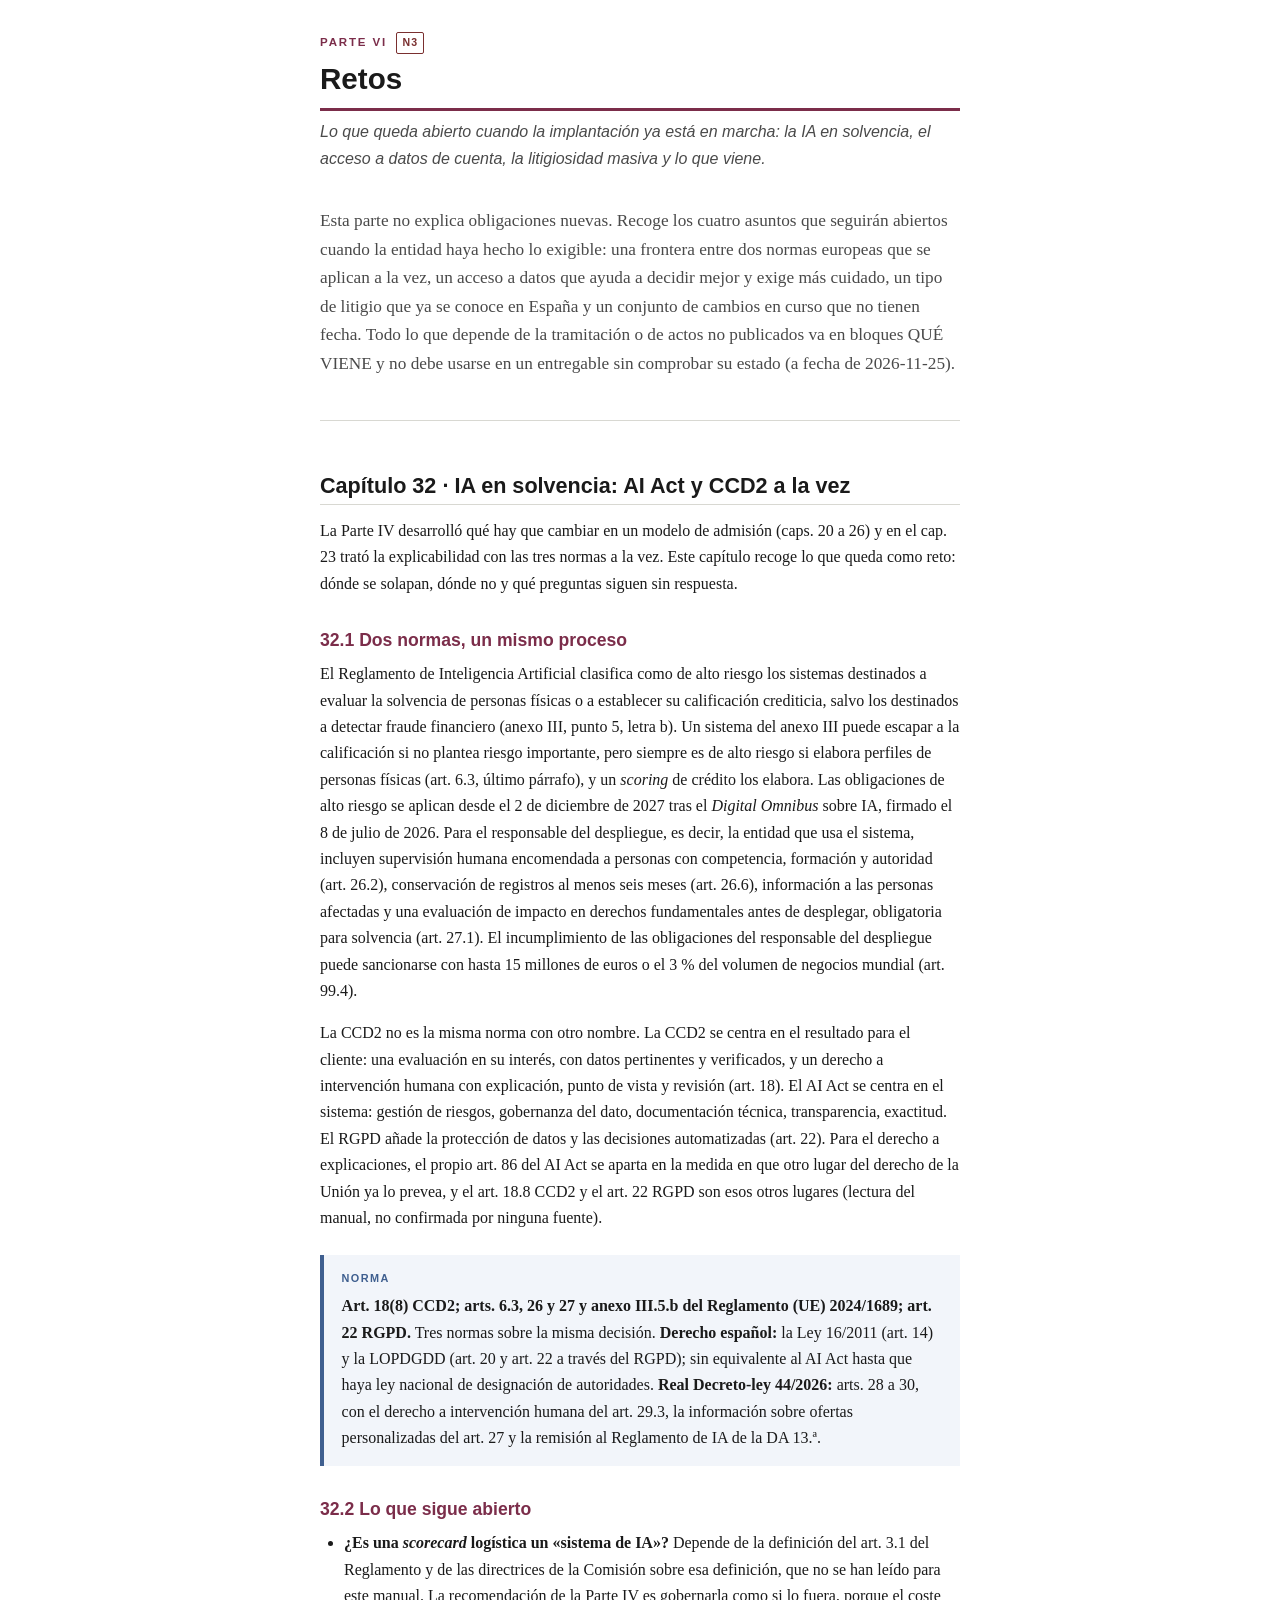
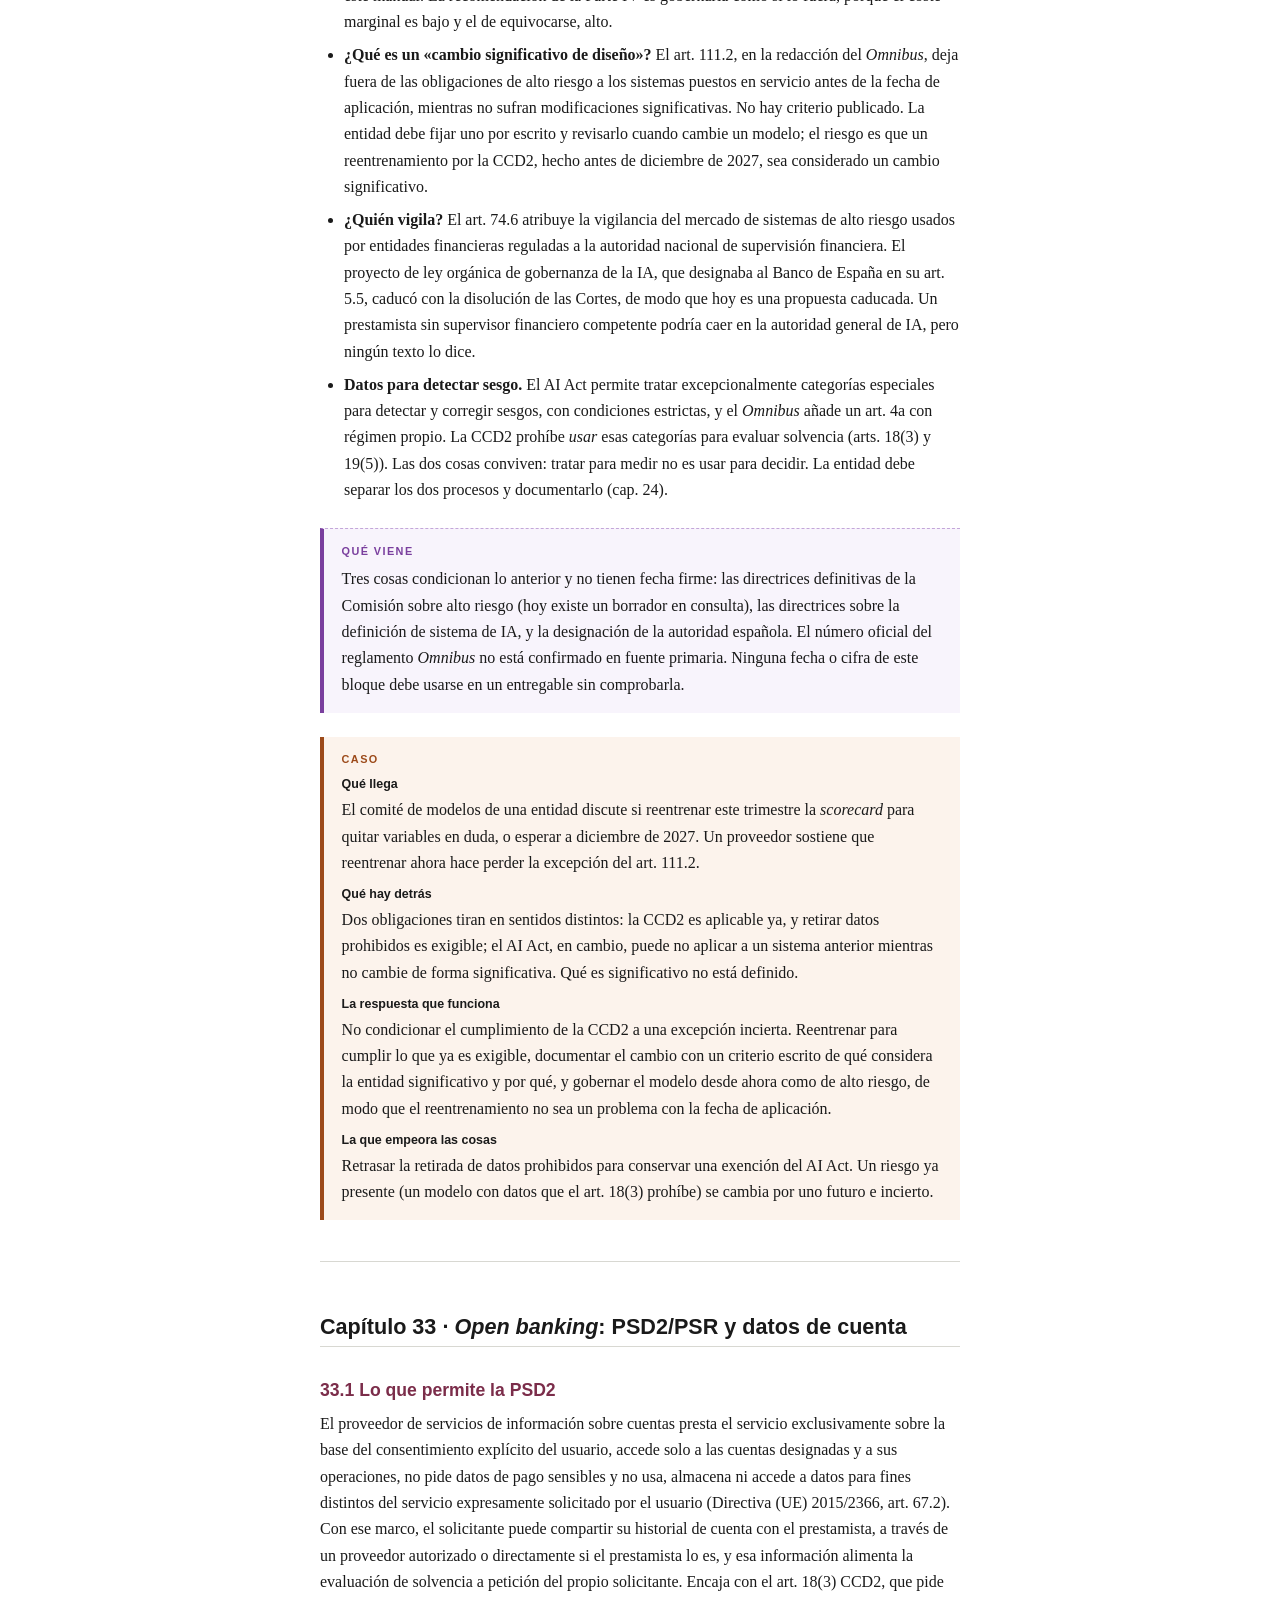
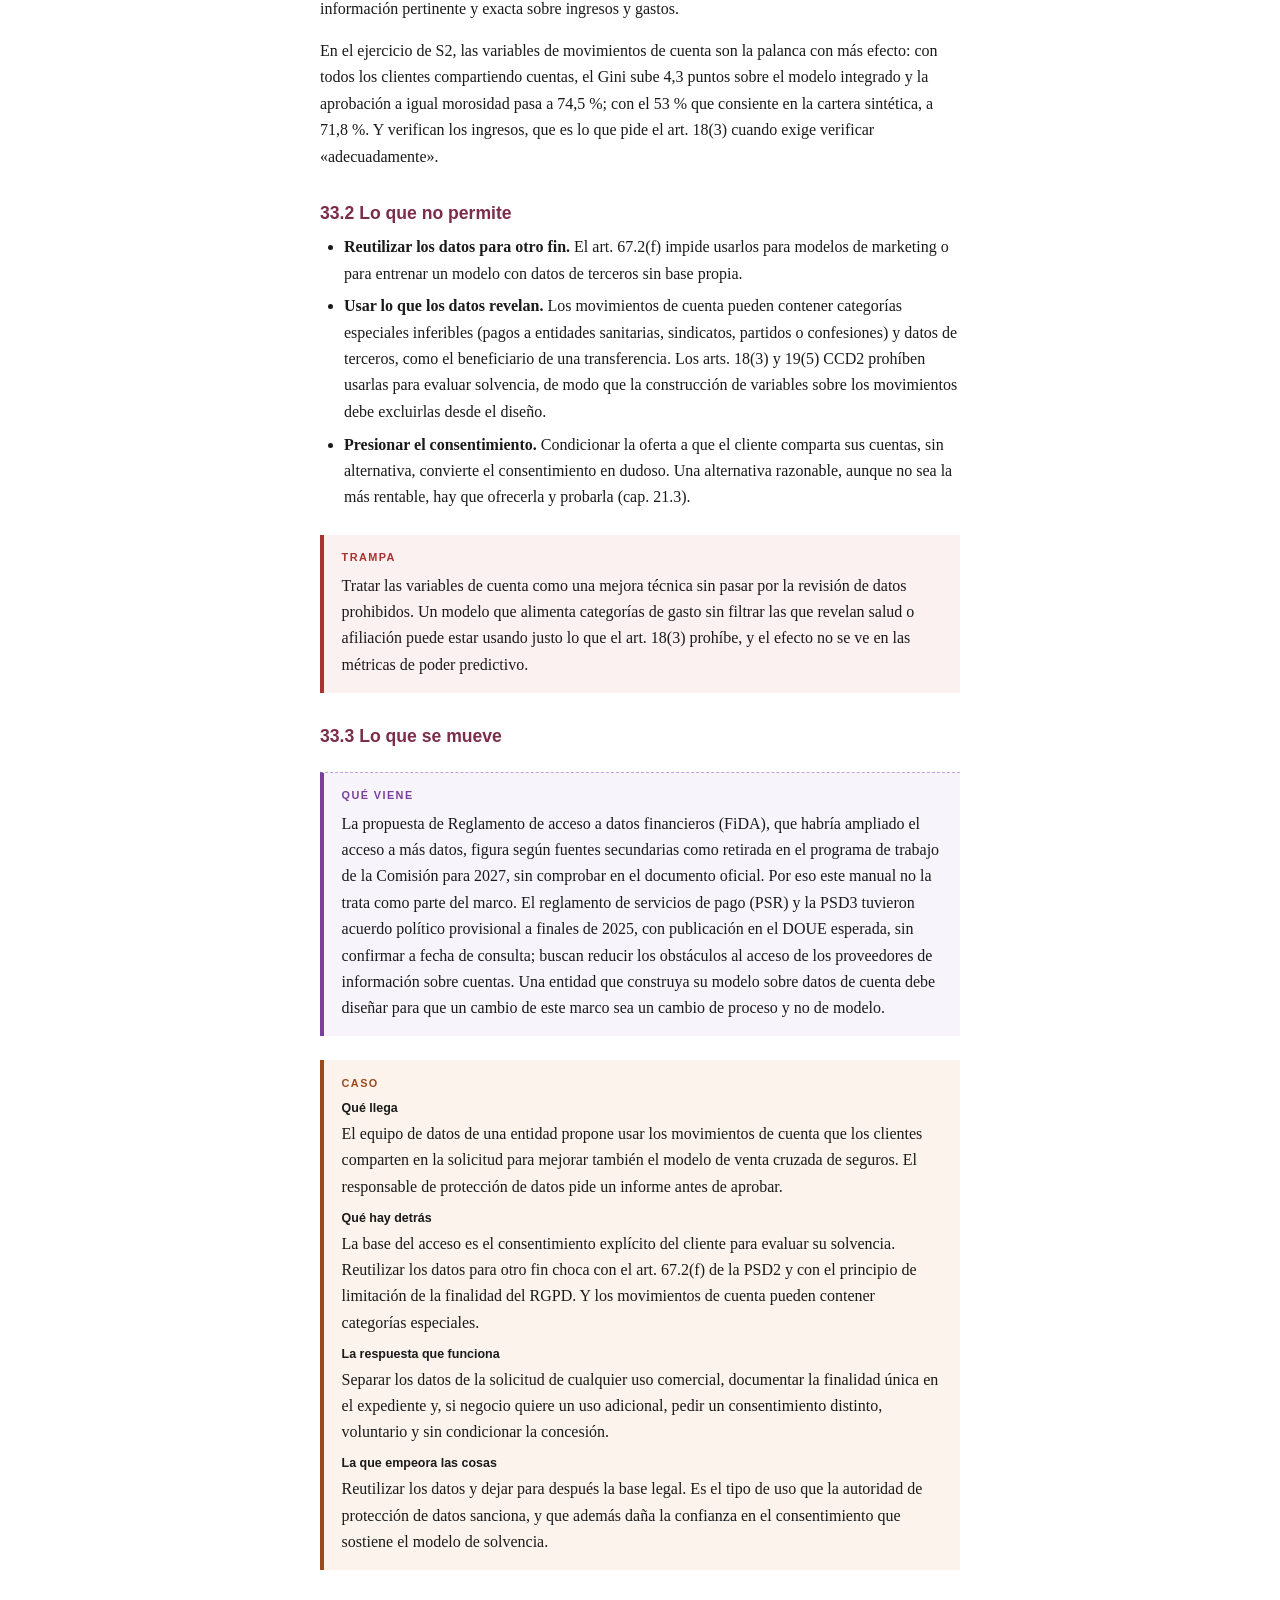
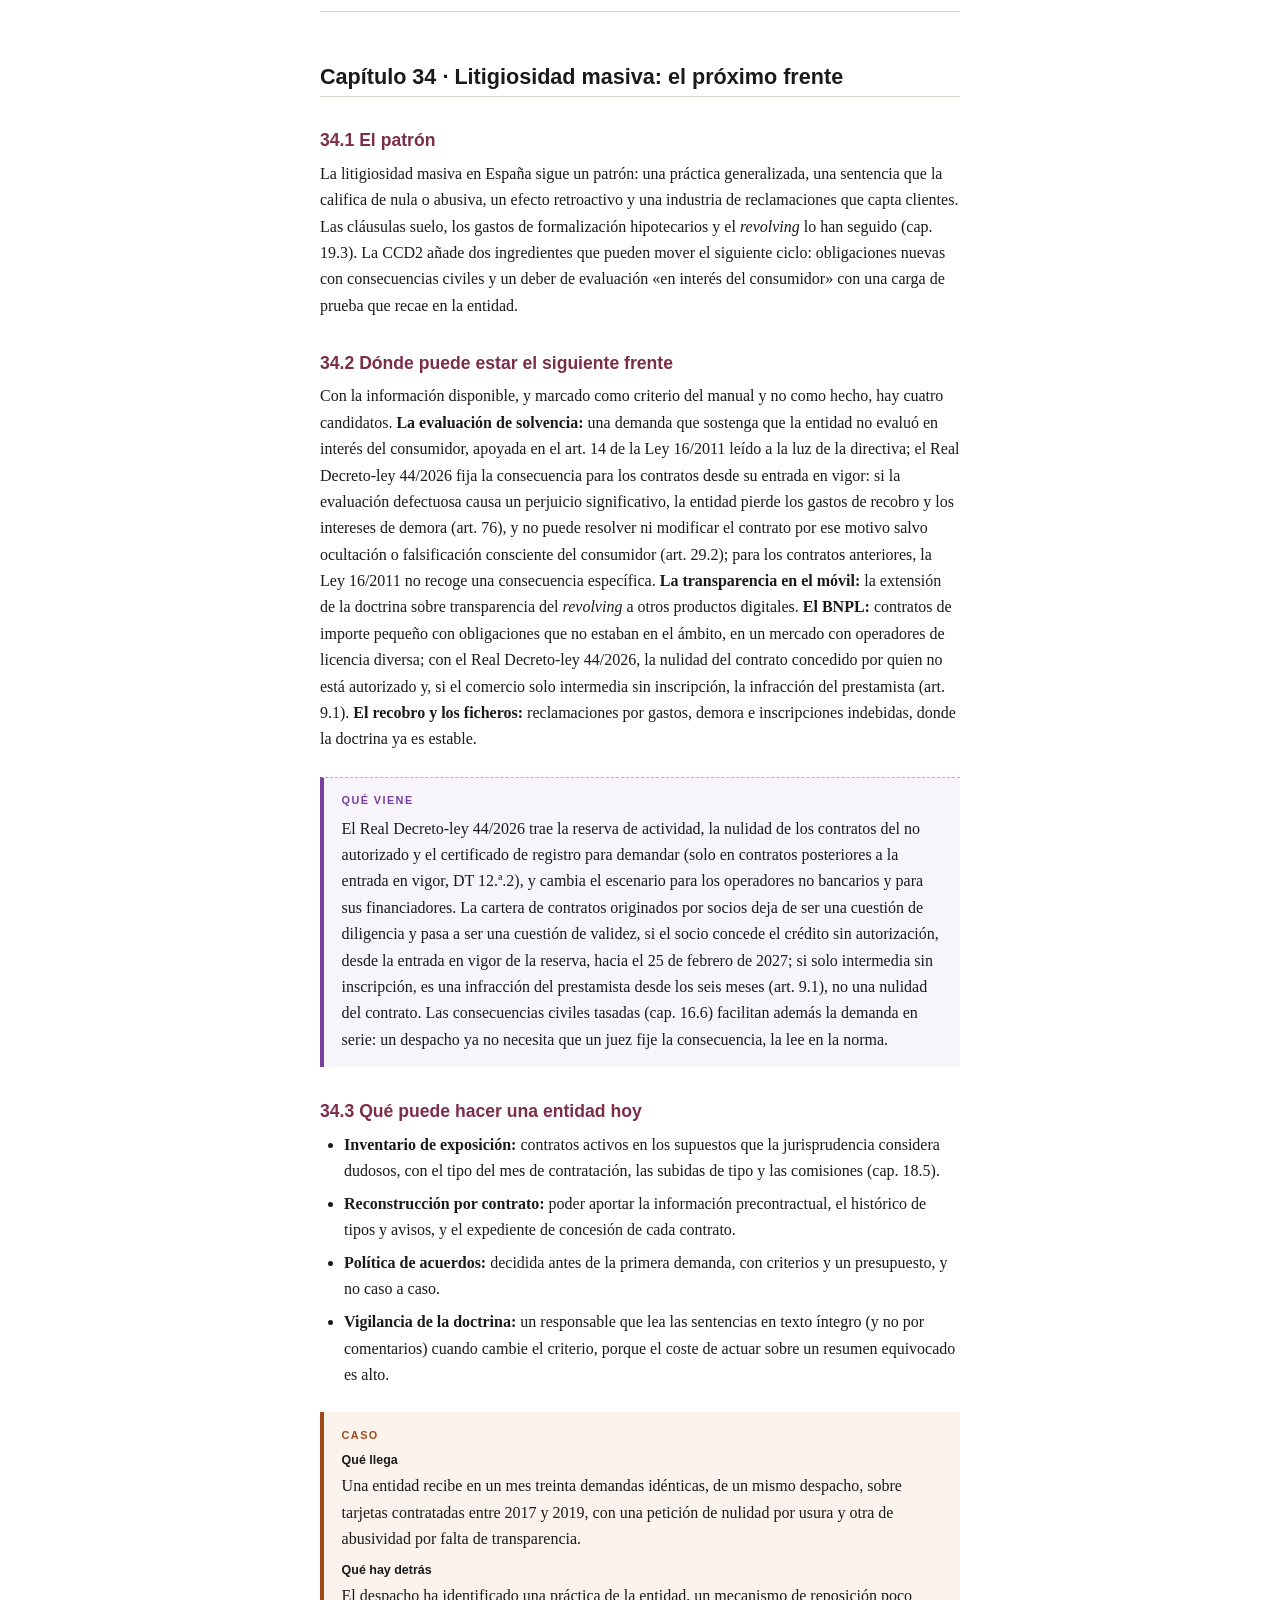
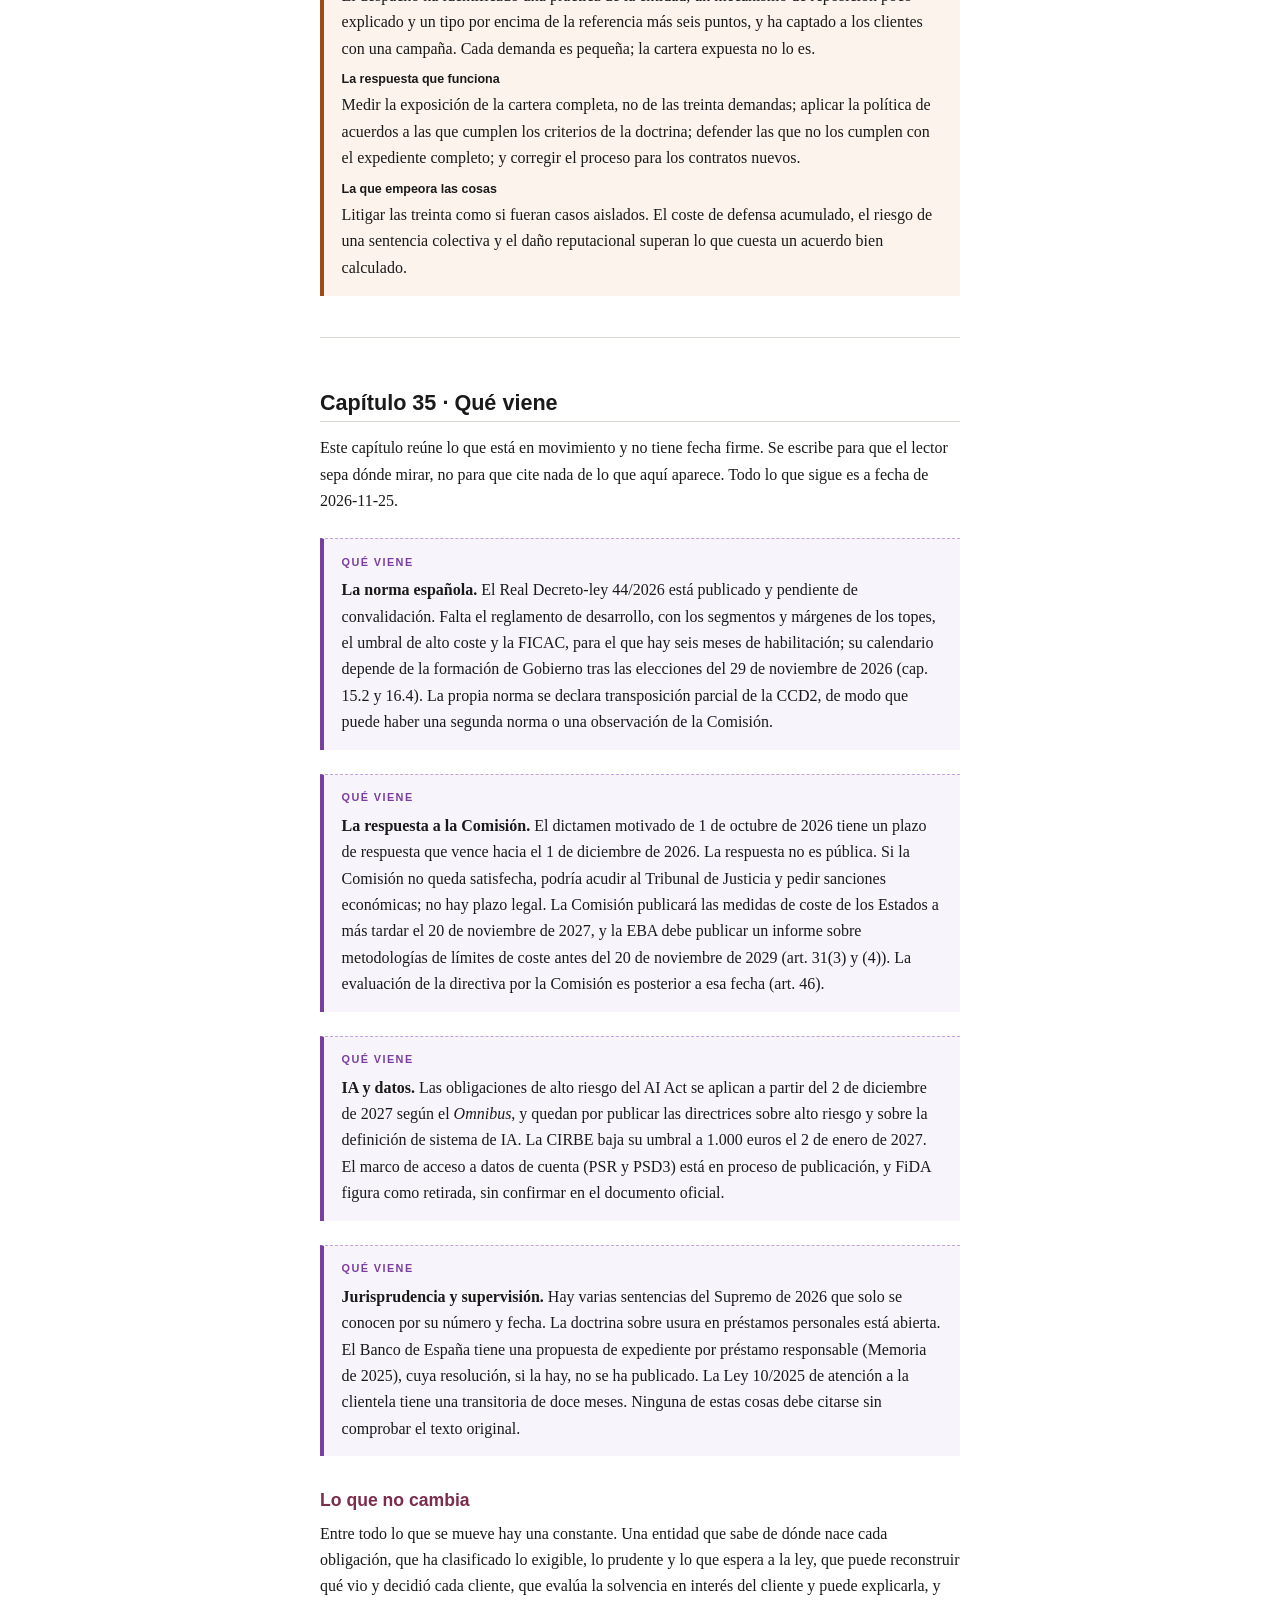
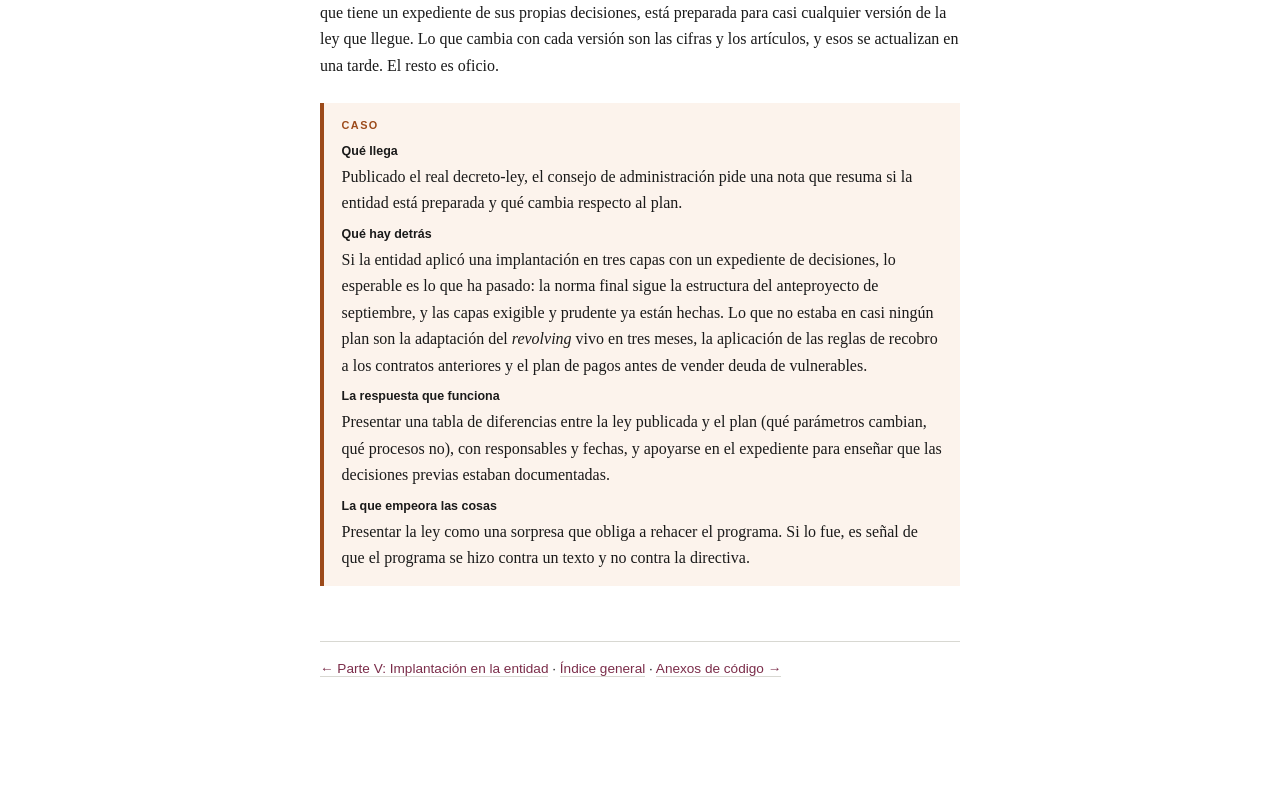
<file: manual/parte-06.html>
<!DOCTYPE html>
<html lang="es">
<head>
<meta charset="utf-8">
<meta name="viewport" content="width=device-width, initial-scale=1">
<title>Parte VI · Retos</title>
<link rel="stylesheet" href="estilo.css">
</head>
<body>

<p class="eyebrow">Parte VI <span class="nivel n3">N3</span></p>
<h1>Retos</h1>
<p class="subtitulo">Lo que queda abierto cuando la implantación ya está en marcha: la IA en solvencia, el acceso a datos de cuenta, la litigiosidad masiva y lo que viene.</p>

<p class="lead">Esta parte no explica obligaciones nuevas. Recoge los cuatro asuntos que seguirán abiertos cuando la entidad haya hecho lo exigible: una frontera entre dos normas europeas que se aplican a la vez, un acceso a datos que ayuda a decidir mejor y exige más cuidado, un tipo de litigio que ya se conoce en España y un conjunto de cambios en curso que no tienen fecha. Todo lo que depende de la tramitación o de actos no publicados va en bloques QUÉ VIENE y no debe usarse en un entregable sin comprobar su estado (a fecha de 2026-11-25).</p>

<hr/>

<h2 id="cap32">Capítulo 32 · IA en solvencia: AI Act y CCD2 a la vez</h2>

<p>La Parte IV desarrolló qué hay que cambiar en un modelo de admisión (caps. 20 a 26) y en el cap. 23 trató la explicabilidad con las tres normas a la vez. Este capítulo recoge lo que queda como reto: dónde se solapan, dónde no y qué preguntas siguen sin respuesta.</p>

<h3 id="s32-1">32.1 Dos normas, un mismo proceso</h3>

<p>El Reglamento de Inteligencia Artificial clasifica como de alto riesgo los sistemas destinados a evaluar la solvencia de personas físicas o a establecer su calificación crediticia, salvo los destinados a detectar fraude financiero (anexo III, punto 5, letra b). Un sistema del anexo III puede escapar a la calificación si no plantea riesgo importante, pero siempre es de alto riesgo si elabora perfiles de personas físicas (art. 6.3, último párrafo), y un <i>scoring</i> de crédito los elabora. Las obligaciones de alto riesgo se aplican desde el 2 de diciembre de 2027 tras el <i>Digital Omnibus</i> sobre IA, firmado el 8 de julio de 2026. Para el responsable del despliegue, es decir, la entidad que usa el sistema, incluyen supervisión humana encomendada a personas con competencia, formación y autoridad (art. 26.2), conservación de registros al menos seis meses (art. 26.6), información a las personas afectadas y una evaluación de impacto en derechos fundamentales antes de desplegar, obligatoria para solvencia (art. 27.1). El incumplimiento de las obligaciones del responsable del despliegue puede sancionarse con hasta 15 millones de euros o el 3 % del volumen de negocios mundial (art. 99.4).</p>

<p>La CCD2 no es la misma norma con otro nombre. La CCD2 se centra en el resultado para el cliente: una evaluación en su interés, con datos pertinentes y verificados, y un derecho a intervención humana con explicación, punto de vista y revisión (art. 18). El AI Act se centra en el sistema: gestión de riesgos, gobernanza del dato, documentación técnica, transparencia, exactitud. El RGPD añade la protección de datos y las decisiones automatizadas (art. 22). Para el derecho a explicaciones, el propio art. 86 del AI Act se aparta en la medida en que otro lugar del derecho de la Unión ya lo prevea, y el art. 18.8 CCD2 y el art. 22 RGPD son esos otros lugares (lectura del manual, no confirmada por ninguna fuente).</p>

<div class="bloque b-norma">
<span class="etiqueta">Norma</span>
<p><strong>Art. 18(8) CCD2; arts. 6.3, 26 y 27 y anexo III.5.b del Reglamento (UE) 2024/1689; art. 22 RGPD.</strong> Tres normas sobre la misma decisión. <strong>Derecho español:</strong> la Ley 16/2011 (art. 14) y la LOPDGDD (art. 20 y art. 22 a través del RGPD); sin equivalente al AI Act hasta que haya ley nacional de designación de autoridades. <strong>Real Decreto-ley 44/2026:</strong> arts. 28 a 30, con el derecho a intervención humana del art. 29.3, la información sobre ofertas personalizadas del art. 27 y la remisión al Reglamento de IA de la DA 13.ª.</p>
</div>

<h3 id="s32-2">32.2 Lo que sigue abierto</h3>

<ul>
<li><strong>¿Es una <i>scorecard</i> logística un «sistema de IA»?</strong> Depende de la definición del art. 3.1 del Reglamento y de las directrices de la Comisión sobre esa definición, que no se han leído para este manual. La recomendación de la Parte IV es gobernarla como si lo fuera, porque el coste marginal es bajo y el de equivocarse, alto.</li>
<li><strong>¿Qué es un «cambio significativo de diseño»?</strong> El art. 111.2, en la redacción del <i>Omnibus</i>, deja fuera de las obligaciones de alto riesgo a los sistemas puestos en servicio antes de la fecha de aplicación, mientras no sufran modificaciones significativas. No hay criterio publicado. La entidad debe fijar uno por escrito y revisarlo cuando cambie un modelo; el riesgo es que un reentrenamiento por la CCD2, hecho antes de diciembre de 2027, sea considerado un cambio significativo.</li>
<li><strong>¿Quién vigila?</strong> El art. 74.6 atribuye la vigilancia del mercado de sistemas de alto riesgo usados por entidades financieras reguladas a la autoridad nacional de supervisión financiera. El proyecto de ley orgánica de gobernanza de la IA, que designaba al Banco de España en su art. 5.5, caducó con la disolución de las Cortes, de modo que hoy es una propuesta caducada. Un prestamista sin supervisor financiero competente podría caer en la autoridad general de IA, pero ningún texto lo dice.</li>
<li><strong>Datos para detectar sesgo.</strong> El AI Act permite tratar excepcionalmente categorías especiales para detectar y corregir sesgos, con condiciones estrictas, y el <i>Omnibus</i> añade un art. 4a con régimen propio. La CCD2 prohíbe <i>usar</i> esas categorías para evaluar solvencia (arts. 18(3) y 19(5)). Las dos cosas conviven: tratar para medir no es usar para decidir. La entidad debe separar los dos procesos y documentarlo (cap. 24).</li>
</ul>

<div class="bloque b-viene">
<span class="etiqueta">Qué viene</span>
<p>Tres cosas condicionan lo anterior y no tienen fecha firme: las directrices definitivas de la Comisión sobre alto riesgo (hoy existe un borrador en consulta), las directrices sobre la definición de sistema de IA, y la designación de la autoridad española. El número oficial del reglamento <i>Omnibus</i> no está confirmado en fuente primaria. Ninguna fecha o cifra de este bloque debe usarse en un entregable sin comprobarla.</p>
</div>

<div class="bloque b-caso">
<span class="etiqueta">Caso</span>
<dl>
<dt>Qué llega</dt>
<dd>El comité de modelos de una entidad discute si reentrenar este trimestre la <i>scorecard</i> para quitar variables en duda, o esperar a diciembre de 2027. Un proveedor sostiene que reentrenar ahora hace perder la excepción del art. 111.2.</dd>
<dt>Qué hay detrás</dt>
<dd>Dos obligaciones tiran en sentidos distintos: la CCD2 es aplicable ya, y retirar datos prohibidos es exigible; el AI Act, en cambio, puede no aplicar a un sistema anterior mientras no cambie de forma significativa. Qué es significativo no está definido.</dd>
<dt>La respuesta que funciona</dt>
<dd>No condicionar el cumplimiento de la CCD2 a una excepción incierta. Reentrenar para cumplir lo que ya es exigible, documentar el cambio con un criterio escrito de qué considera la entidad significativo y por qué, y gobernar el modelo desde ahora como de alto riesgo, de modo que el reentrenamiento no sea un problema con la fecha de aplicación.</dd>
<dt>La que empeora las cosas</dt>
<dd>Retrasar la retirada de datos prohibidos para conservar una exención del AI Act. Un riesgo ya presente (un modelo con datos que el art. 18(3) prohíbe) se cambia por uno futuro e incierto.</dd>
</dl>
</div>

<hr/>

<h2 id="cap33">Capítulo 33 · <i>Open banking</i>: PSD2/PSR y datos de cuenta</h2>

<h3 id="s33-1">33.1 Lo que permite la PSD2</h3>

<p>El proveedor de servicios de información sobre cuentas presta el servicio exclusivamente sobre la base del consentimiento explícito del usuario, accede solo a las cuentas designadas y a sus operaciones, no pide datos de pago sensibles y no usa, almacena ni accede a datos para fines distintos del servicio expresamente solicitado por el usuario (Directiva (UE) 2015/2366, art. 67.2). Con ese marco, el solicitante puede compartir su historial de cuenta con el prestamista, a través de un proveedor autorizado o directamente si el prestamista lo es, y esa información alimenta la evaluación de solvencia a petición del propio solicitante. Encaja con el art. 18(3) CCD2, que pide información pertinente y exacta sobre ingresos y gastos.</p>

<p>En el ejercicio de S2, las variables de movimientos de cuenta son la palanca con más efecto: con todos los clientes compartiendo cuentas, el Gini sube 4,3 puntos sobre el modelo integrado y la aprobación a igual morosidad pasa a 74,5 %; con el 53 % que consiente en la cartera sintética, a 71,8 %. Y verifican los ingresos, que es lo que pide el art. 18(3) cuando exige verificar «adecuadamente».</p>

<h3 id="s33-2">33.2 Lo que no permite</h3>

<ul>
<li><strong>Reutilizar los datos para otro fin.</strong> El art. 67.2(f) impide usarlos para modelos de marketing o para entrenar un modelo con datos de terceros sin base propia.</li>
<li><strong>Usar lo que los datos revelan.</strong> Los movimientos de cuenta pueden contener categorías especiales inferibles (pagos a entidades sanitarias, sindicatos, partidos o confesiones) y datos de terceros, como el beneficiario de una transferencia. Los arts. 18(3) y 19(5) CCD2 prohíben usarlas para evaluar solvencia, de modo que la construcción de variables sobre los movimientos debe excluirlas desde el diseño.</li>
<li><strong>Presionar el consentimiento.</strong> Condicionar la oferta a que el cliente comparta sus cuentas, sin alternativa, convierte el consentimiento en dudoso. Una alternativa razonable, aunque no sea la más rentable, hay que ofrecerla y probarla (cap. 21.3).</li>
</ul>

<div class="bloque b-trampa">
<span class="etiqueta">Trampa</span>
<p>Tratar las variables de cuenta como una mejora técnica sin pasar por la revisión de datos prohibidos. Un modelo que alimenta categorías de gasto sin filtrar las que revelan salud o afiliación puede estar usando justo lo que el art. 18(3) prohíbe, y el efecto no se ve en las métricas de poder predictivo.</p>
</div>

<h3 id="s33-3">33.3 Lo que se mueve</h3>

<div class="bloque b-viene">
<span class="etiqueta">Qué viene</span>
<p>La propuesta de Reglamento de acceso a datos financieros (FiDA), que habría ampliado el acceso a más datos, figura según fuentes secundarias como retirada en el programa de trabajo de la Comisión para 2027, sin comprobar en el documento oficial. Por eso este manual no la trata como parte del marco. El reglamento de servicios de pago (PSR) y la PSD3 tuvieron acuerdo político provisional a finales de 2025, con publicación en el DOUE esperada, sin confirmar a fecha de consulta; buscan reducir los obstáculos al acceso de los proveedores de información sobre cuentas. Una entidad que construya su modelo sobre datos de cuenta debe diseñar para que un cambio de este marco sea un cambio de proceso y no de modelo.</p>
</div>

<div class="bloque b-caso">
<span class="etiqueta">Caso</span>
<dl>
<dt>Qué llega</dt>
<dd>El equipo de datos de una entidad propone usar los movimientos de cuenta que los clientes comparten en la solicitud para mejorar también el modelo de venta cruzada de seguros. El responsable de protección de datos pide un informe antes de aprobar.</dd>
<dt>Qué hay detrás</dt>
<dd>La base del acceso es el consentimiento explícito del cliente para evaluar su solvencia. Reutilizar los datos para otro fin choca con el art. 67.2(f) de la PSD2 y con el principio de limitación de la finalidad del RGPD. Y los movimientos de cuenta pueden contener categorías especiales.</dd>
<dt>La respuesta que funciona</dt>
<dd>Separar los datos de la solicitud de cualquier uso comercial, documentar la finalidad única en el expediente y, si negocio quiere un uso adicional, pedir un consentimiento distinto, voluntario y sin condicionar la concesión.</dd>
<dt>La que empeora las cosas</dt>
<dd>Reutilizar los datos y dejar para después la base legal. Es el tipo de uso que la autoridad de protección de datos sanciona, y que además daña la confianza en el consentimiento que sostiene el modelo de solvencia.</dd>
</dl>
</div>

<hr/>

<h2 id="cap34">Capítulo 34 · Litigiosidad masiva: el próximo frente</h2>

<h3 id="s34-1">34.1 El patrón</h3>

<p>La litigiosidad masiva en España sigue un patrón: una práctica generalizada, una sentencia que la califica de nula o abusiva, un efecto retroactivo y una industria de reclamaciones que capta clientes. Las cláusulas suelo, los gastos de formalización hipotecarios y el <i>revolving</i> lo han seguido (cap. 19.3). La CCD2 añade dos ingredientes que pueden mover el siguiente ciclo: obligaciones nuevas con consecuencias civiles y un deber de evaluación «en interés del consumidor» con una carga de prueba que recae en la entidad.</p>

<h3 id="s34-2">34.2 Dónde puede estar el siguiente frente</h3>

<p>Con la información disponible, y marcado como criterio del manual y no como hecho, hay cuatro candidatos. <strong>La evaluación de solvencia:</strong> una demanda que sostenga que la entidad no evaluó en interés del consumidor, apoyada en el art. 14 de la Ley 16/2011 leído a la luz de la directiva; el Real Decreto-ley 44/2026 fija la consecuencia para los contratos desde su entrada en vigor: si la evaluación defectuosa causa un perjuicio significativo, la entidad pierde los gastos de recobro y los intereses de demora (art. 76), y no puede resolver ni modificar el contrato por ese motivo salvo ocultación o falsificación consciente del consumidor (art. 29.2); para los contratos anteriores, la Ley 16/2011 no recoge una consecuencia específica. <strong>La transparencia en el móvil:</strong> la extensión de la doctrina sobre transparencia del <i>revolving</i> a otros productos digitales. <strong>El BNPL:</strong> contratos de importe pequeño con obligaciones que no estaban en el ámbito, en un mercado con operadores de licencia diversa; con el Real Decreto-ley 44/2026, la nulidad del contrato concedido por quien no está autorizado y, si el comercio solo intermedia sin inscripción, la infracción del prestamista (art. 9.1). <strong>El recobro y los ficheros:</strong> reclamaciones por gastos, demora e inscripciones indebidas, donde la doctrina ya es estable.</p>

<div class="bloque b-viene">
<span class="etiqueta">Qué viene</span>
<p>El Real Decreto-ley 44/2026 trae la reserva de actividad, la nulidad de los contratos del no autorizado y el certificado de registro para demandar (solo en contratos posteriores a la entrada en vigor, DT 12.ª.2), y cambia el escenario para los operadores no bancarios y para sus financiadores. La cartera de contratos originados por socios deja de ser una cuestión de diligencia y pasa a ser una cuestión de validez, si el socio concede el crédito sin autorización, desde la entrada en vigor de la reserva, hacia el 25 de febrero de 2027; si solo intermedia sin inscripción, es una infracción del prestamista desde los seis meses (art. 9.1), no una nulidad del contrato. Las consecuencias civiles tasadas (cap. 16.6) facilitan además la demanda en serie: un despacho ya no necesita que un juez fije la consecuencia, la lee en la norma.</p>
</div>

<h3 id="s34-3">34.3 Qué puede hacer una entidad hoy</h3>

<ul>
<li><strong>Inventario de exposición:</strong> contratos activos en los supuestos que la jurisprudencia considera dudosos, con el tipo del mes de contratación, las subidas de tipo y las comisiones (cap. 18.5).</li>
<li><strong>Reconstrucción por contrato:</strong> poder aportar la información precontractual, el histórico de tipos y avisos, y el expediente de concesión de cada contrato.</li>
<li><strong>Política de acuerdos:</strong> decidida antes de la primera demanda, con criterios y un presupuesto, y no caso a caso.</li>
<li><strong>Vigilancia de la doctrina:</strong> un responsable que lea las sentencias en texto íntegro (y no por comentarios) cuando cambie el criterio, porque el coste de actuar sobre un resumen equivocado es alto.</li>
</ul>

<div class="bloque b-caso">
<span class="etiqueta">Caso</span>
<dl>
<dt>Qué llega</dt>
<dd>Una entidad recibe en un mes treinta demandas idénticas, de un mismo despacho, sobre tarjetas contratadas entre 2017 y 2019, con una petición de nulidad por usura y otra de abusividad por falta de transparencia.</dd>
<dt>Qué hay detrás</dt>
<dd>El despacho ha identificado una práctica de la entidad, un mecanismo de reposición poco explicado y un tipo por encima de la referencia más seis puntos, y ha captado a los clientes con una campaña. Cada demanda es pequeña; la cartera expuesta no lo es.</dd>
<dt>La respuesta que funciona</dt>
<dd>Medir la exposición de la cartera completa, no de las treinta demandas; aplicar la política de acuerdos a las que cumplen los criterios de la doctrina; defender las que no los cumplen con el expediente completo; y corregir el proceso para los contratos nuevos.</dd>
<dt>La que empeora las cosas</dt>
<dd>Litigar las treinta como si fueran casos aislados. El coste de defensa acumulado, el riesgo de una sentencia colectiva y el daño reputacional superan lo que cuesta un acuerdo bien calculado.</dd>
</dl>
</div>

<hr/>

<h2 id="cap35">Capítulo 35 · Qué viene</h2>

<p>Este capítulo reúne lo que está en movimiento y no tiene fecha firme. Se escribe para que el lector sepa dónde mirar, no para que cite nada de lo que aquí aparece. Todo lo que sigue es a fecha de 2026-11-25.</p>

<div class="bloque b-viene">
<span class="etiqueta">Qué viene</span>
<p><strong>La norma española.</strong> El Real Decreto-ley 44/2026 está publicado y pendiente de convalidación. Falta el reglamento de desarrollo, con los segmentos y márgenes de los topes, el umbral de alto coste y la FICAC, para el que hay seis meses de habilitación; su calendario depende de la formación de Gobierno tras las elecciones del 29 de noviembre de 2026 (cap. 15.2 y 16.4). La propia norma se declara transposición parcial de la CCD2, de modo que puede haber una segunda norma o una observación de la Comisión.</p>
</div>

<div class="bloque b-viene">
<span class="etiqueta">Qué viene</span>
<p><strong>La respuesta a la Comisión.</strong> El dictamen motivado de 1 de octubre de 2026 tiene un plazo de respuesta que vence hacia el 1 de diciembre de 2026. La respuesta no es pública. Si la Comisión no queda satisfecha, podría acudir al Tribunal de Justicia y pedir sanciones económicas; no hay plazo legal. La Comisión publicará las medidas de coste de los Estados a más tardar el 20 de noviembre de 2027, y la EBA debe publicar un informe sobre metodologías de límites de coste antes del 20 de noviembre de 2029 (art. 31(3) y (4)). La evaluación de la directiva por la Comisión es posterior a esa fecha (art. 46).</p>
</div>

<div class="bloque b-viene">
<span class="etiqueta">Qué viene</span>
<p><strong>IA y datos.</strong> Las obligaciones de alto riesgo del AI Act se aplican a partir del 2 de diciembre de 2027 según el <i>Omnibus</i>, y quedan por publicar las directrices sobre alto riesgo y sobre la definición de sistema de IA. La CIRBE baja su umbral a 1.000 euros el 2 de enero de 2027. El marco de acceso a datos de cuenta (PSR y PSD3) está en proceso de publicación, y FiDA figura como retirada, sin confirmar en el documento oficial.</p>
</div>

<div class="bloque b-viene">
<span class="etiqueta">Qué viene</span>
<p><strong>Jurisprudencia y supervisión.</strong> Hay varias sentencias del Supremo de 2026 que solo se conocen por su número y fecha. La doctrina sobre usura en préstamos personales está abierta. El Banco de España tiene una propuesta de expediente por préstamo responsable (Memoria de 2025), cuya resolución, si la hay, no se ha publicado. La Ley 10/2025 de atención a la clientela tiene una transitoria de doce meses. Ninguna de estas cosas debe citarse sin comprobar el texto original.</p>
</div>

<h3 id="s35-1">Lo que no cambia</h3>

<p>Entre todo lo que se mueve hay una constante. Una entidad que sabe de dónde nace cada obligación, que ha clasificado lo exigible, lo prudente y lo que espera a la ley, que puede reconstruir qué vio y decidió cada cliente, que evalúa la solvencia en interés del cliente y puede explicarla, y que tiene un expediente de sus propias decisiones, está preparada para casi cualquier versión de la ley que llegue. Lo que cambia con cada versión son las cifras y los artículos, y esos se actualizan en una tarde. El resto es oficio.</p>

<div class="bloque b-caso">
<span class="etiqueta">Caso</span>
<dl>
<dt>Qué llega</dt>
<dd>Publicado el real decreto-ley, el consejo de administración pide una nota que resuma si la entidad está preparada y qué cambia respecto al plan.</dd>
<dt>Qué hay detrás</dt>
<dd>Si la entidad aplicó una implantación en tres capas con un expediente de decisiones, lo esperable es lo que ha pasado: la norma final sigue la estructura del anteproyecto de septiembre, y las capas exigible y prudente ya están hechas. Lo que no estaba en casi ningún plan son la adaptación del <i>revolving</i> vivo en tres meses, la aplicación de las reglas de recobro a los contratos anteriores y el plan de pagos antes de vender deuda de vulnerables.</dd>
<dt>La respuesta que funciona</dt>
<dd>Presentar una tabla de diferencias entre la ley publicada y el plan (qué parámetros cambian, qué procesos no), con responsables y fechas, y apoyarse en el expediente para enseñar que las decisiones previas estaban documentadas.</dd>
<dt>La que empeora las cosas</dt>
<dd>Presentar la ley como una sorpresa que obliga a rehacer el programa. Si lo fue, es señal de que el programa se hizo contra un texto y no contra la directiva.</dd>
</dl>
</div>

<nav class="nav">
<p><a href="parte-05.html">← Parte V: Implantación en la entidad</a> · <a href="index.html">Índice general</a> · <a href="anexos-codigo.html">Anexos de código →</a></p>
</nav>

</body>
</html>
</file>
<file: manual/estilo.css>
/* ============================================================
   Manual de Credito al Consumo: la CCD2 en Espana
   Hoja de estilo compartida (derivada de la del manual IRB) — compatible con navegador y EPUB
   Evita grid/flex avanzado por compatibilidad con lectores e-ink
   ============================================================ */

:root {
  --tinta:        #1a1a1a;
  --tinta-suave:  #4a4a4a;
  --papel:        #ffffff;
  --regla:        #d8d8d2;
  --acento:       #7b2d4a;
  --acento-claro: #f6eaef;
}

body {
  font-family: "Iowan Old Style", "Palatino Linotype", Palatino, Georgia, "Times New Roman", serif;
  font-size: 1rem;
  line-height: 1.65;
  color: var(--tinta);
  background: var(--papel);
  max-width: 40em;
  margin: 0 auto;
  padding: 2em 1.4em 6em 1.4em;
  hyphens: auto;
  text-align: left;
}

/* ---------- Titulares ---------- */

h1, h2, h3, h4, h5 {
  font-family: "Helvetica Neue", Helvetica, Arial, sans-serif;
  font-weight: 600;
  line-height: 1.25;
  color: var(--tinta);
  page-break-after: avoid;
}

h1 {
  font-size: 1.85rem;
  margin: 0 0 0.2em 0;
  padding-bottom: 0.35em;
  border-bottom: 3px solid var(--acento);
  page-break-before: always;
}

h2 {
  font-size: 1.35rem;
  margin: 2.4em 0 0.6em 0;
  padding-bottom: 0.2em;
  border-bottom: 1px solid var(--regla);
}

h3 {
  font-size: 1.1rem;
  margin: 1.9em 0 0.5em 0;
  color: var(--acento);
}

h4 {
  font-size: 0.98rem;
  margin: 1.5em 0 0.4em 0;
  color: var(--tinta-suave);
  font-weight: 600;
}

/* Antetítulo de parte / capítulo */
.eyebrow {
  font-family: "Helvetica Neue", Helvetica, Arial, sans-serif;
  font-size: 0.72rem;
  letter-spacing: 0.16em;
  text-transform: uppercase;
  color: var(--acento);
  margin: 0 0 0.6em 0;
  font-weight: 700;
}

.subtitulo {
  font-family: "Helvetica Neue", Helvetica, Arial, sans-serif;
  font-size: 1rem;
  font-weight: 400;
  color: var(--tinta-suave);
  margin: 0.5em 0 2.2em 0;
  font-style: italic;
}

/* ---------- Texto ---------- */

p { margin: 0 0 1em 0; }

ul, ol { margin: 0 0 1.1em 0; padding-left: 1.5em; }
li { margin-bottom: 0.4em; }

strong { font-weight: 700; }
em { font-style: italic; }

a { color: var(--acento); text-decoration: none; border-bottom: 1px solid var(--regla); }
a:hover { border-bottom-color: var(--acento); }

blockquote {
  margin: 1.4em 0;
  padding: 0.2em 0 0.2em 1.2em;
  border-left: 3px solid var(--regla);
  color: var(--tinta-suave);
  font-style: italic;
}

hr {
  border: 0;
  border-top: 1px solid var(--regla);
  margin: 2.6em 0;
}

code, kbd {
  font-family: "SF Mono", Consolas, "Liberation Mono", Menlo, monospace;
  font-size: 0.86em;
  background: #f4f4f1;
  padding: 0.1em 0.32em;
  border-radius: 2px;
}

pre {
  font-family: "SF Mono", Consolas, "Liberation Mono", Menlo, monospace;
  font-size: 0.82rem;
  line-height: 1.5;
  background: #f7f7f4;
  border: 1px solid var(--regla);
  border-left: 3px solid var(--acento);
  padding: 0.9em 1em;
  overflow-x: auto;
  margin: 1.3em 0;
}
pre code { background: none; padding: 0; font-size: 1em; }

/* Salida de programa: se distingue del codigo fuente */
pre.salida {
  background: #f0f2f0;
  border-left-color: #4a4a4a;
  color: #2a2a2a;
  font-size: 0.78rem;
}
pre.salida::before {
  content: "salida";
  display: block;
  font-family: "Helvetica Neue", Helvetica, Arial, sans-serif;
  font-size: 0.62rem;
  letter-spacing: 0.14em;
  text-transform: uppercase;
  color: #8a8a8a;
  margin-bottom: 0.5em;
}

/* ---------- Tablas ---------- */

.tabla-scroll { overflow-x: auto; margin: 1.4em 0; }

table {
  border-collapse: collapse;
  width: 100%;
  font-size: 0.88rem;
  font-family: "Helvetica Neue", Helvetica, Arial, sans-serif;
}

th {
  text-align: left;
  font-weight: 600;
  background: var(--acento-claro);
  border-bottom: 2px solid var(--acento);
  padding: 0.55em 0.7em;
  vertical-align: bottom;
}

td {
  padding: 0.55em 0.7em;
  border-bottom: 1px solid var(--regla);
  vertical-align: top;
}

caption {
  caption-side: bottom;
  font-size: 0.8rem;
  color: var(--tinta-suave);
  text-align: left;
  padding-top: 0.6em;
  font-style: italic;
}

/* ============================================================
   BLOQUES MARCADOS — el sistema editorial del manual
   ============================================================ */

.bloque {
  margin: 1.5em 0;
  padding: 0.9em 1.1em;
  border-left: 4px solid var(--regla);
  background: #fafaf8;
  page-break-inside: avoid;
}

.bloque > .etiqueta {
  display: block;
  font-family: "Helvetica Neue", Helvetica, Arial, sans-serif;
  font-size: 0.68rem;
  font-weight: 700;
  letter-spacing: 0.13em;
  text-transform: uppercase;
  margin-bottom: 0.5em;
}

.bloque p:last-child, .bloque ul:last-child, .bloque ol:last-child { margin-bottom: 0; }

.b-norma   { border-left-color: #3f5f8f; background: #f2f5fa; }
.b-norma   > .etiqueta { color: #3f5f8f; }

.b-porque  { border-left-color: #6b4f9e; background: #f6f3fb; }
.b-porque  > .etiqueta { color: #6b4f9e; }

.b-margen  { border-left-color: #b07d1a; background: #fdf8ec; }
.b-margen  > .etiqueta { color: #8a6112; }

.b-palanca { border-left-color: #14524a; background: #eef5f3; }
.b-palanca > .etiqueta { color: #14524a; }

.b-trampa  { border-left-color: #a83232; background: #fbf1f1; }
.b-trampa  > .etiqueta { color: #a83232; }

.b-numeros { border-left-color: #4a4a4a; background: #f4f4f2; }
.b-numeros > .etiqueta { color: #4a4a4a; }

.b-codigo  { border-left-color: #1f6f8b; background: #eef6f8; }
.b-codigo  > .etiqueta { color: #1f6f8b; }

.b-defensa { border-left-color: #2f6b3a; background: #f0f6f1; }
.b-defensa > .etiqueta { color: #2f6b3a; }

/* Prospectivo: doble borde para señalar que su contenido caduca antes que el resto */
.b-viene   { border-left-color: #7a3f9e; background: #f8f4fc; border-top: 1px dashed #c3a6d9; }
.b-viene   > .etiqueta { color: #7a3f9e; }


/* Situacion con el supervisor: el bloque propio de este manual */
.b-caso    { border-left-color: #9c4a1a; background: #fcf3ec; }
.b-caso    > .etiqueta { color: #9c4a1a; }
.b-caso dl { margin: 0; }
.b-caso dt {
  font-family: "Helvetica Neue", Helvetica, Arial, sans-serif;
  font-size: 0.78rem;
  font-weight: 700;
  margin-top: 0.6em;
}
.b-caso dt:first-child { margin-top: 0; }
.b-caso dd { margin: 0.15em 0 0 0; }

/* Glosario del anexo R1 */
dl.glosario dt {
  font-family: "Helvetica Neue", Helvetica, Arial, sans-serif;
  font-weight: 700;
  font-size: 0.9rem;
  margin-top: 0.8em;
}
dl.glosario dd { margin: 0.15em 0 0 1.2em; }

/* ---------- Niveles de lectura ---------- */

.nivel {
  display: inline-block;
  font-family: "Helvetica Neue", Helvetica, Arial, sans-serif;
  font-size: 0.66rem;
  font-weight: 700;
  letter-spacing: 0.1em;
  text-transform: uppercase;
  padding: 0.12em 0.5em;
  border: 1px solid currentColor;
  border-radius: 2px;
  vertical-align: middle;
  margin-left: 0.4em;
}
.n1 { color: #2f6b3a; }
.n2 { color: #7b2d4a; }
.n3 { color: #7a2f2f; }

/* Cierre de parte: lo que deberias saber hacer */
.objetivos {
  margin: 2.4em 0 1.5em 0;
  padding: 1em 1.2em;
  border: 1px solid var(--regla);
  border-top: 3px solid var(--acento);
  page-break-inside: avoid;
}
.objetivos > .etiqueta {
  display: block;
  font-family: "Helvetica Neue", Helvetica, Arial, sans-serif;
  font-size: 0.68rem;
  font-weight: 700;
  letter-spacing: 0.13em;
  text-transform: uppercase;
  color: var(--acento);
  margin-bottom: 0.5em;
}
.objetivos ul:last-child { margin-bottom: 0; }

/* ---------- Notas al pie ---------- */

sup.nota { font-size: 0.7em; line-height: 0; vertical-align: super; }
sup.nota a { border-bottom: none; font-weight: 600; }

.notas {
  margin-top: 3.5em;
  padding-top: 1.2em;
  border-top: 1px solid var(--regla);
  font-size: 0.82rem;
  line-height: 1.55;
  color: var(--tinta-suave);
}
.notas h2 {
  font-size: 0.72rem;
  letter-spacing: 0.14em;
  text-transform: uppercase;
  border: none;
  margin: 0 0 0.9em 0;
  color: var(--tinta-suave);
}
.notas ol { padding-left: 1.4em; }
.notas li { margin-bottom: 0.7em; }
.notas li:target { background: #fdf8ec; }

/* ---------- Índice ---------- */

.toc { font-family: "Helvetica Neue", Helvetica, Arial, sans-serif; font-size: 0.92rem; }
.toc ol { list-style: none; padding-left: 0; }
.toc > ol > li { margin-bottom: 1.6em; }
.toc .parte {
  font-weight: 700;
  font-size: 0.98rem;
  display: block;
  margin-bottom: 0.5em;
  color: var(--acento);
  border-bottom: 1px solid var(--regla);
  padding-bottom: 0.25em;
}
.toc ol ol { padding-left: 0; margin-top: 0.4em; }
.toc ol ol li { margin-bottom: 0.55em; }
.toc .cap { font-weight: 600; }
.toc .secs { display: block; font-size: 0.84rem; color: var(--tinta-suave); font-weight: 400; margin-top: 0.15em; }

/* ---------- Navegación entre partes ---------- */

.nav {
  margin-top: 4em;
  padding-top: 1.2em;
  border-top: 1px solid var(--regla);
  font-family: "Helvetica Neue", Helvetica, Arial, sans-serif;
  font-size: 0.85rem;
}

/* ---------- Utilidades ---------- */

td.num, th.num { text-align: right; font-variant-numeric: tabular-nums; }

.lead { font-size: 1.08rem; color: var(--tinta-suave); }
.small { font-size: 0.85rem; color: var(--tinta-suave); }
.centrado { text-align: center; }

/* ---------- Modo oscuro ---------- */

@media (prefers-color-scheme: dark) {
  :root {
    --tinta:       #e6e4df;
    --tinta-suave: #a9a6a0;
    --papel:       #16181a;
    --regla:       #34383c;
    --acento:      #e19ab4;
    --acento-claro:#2b1a23;
  }
  h1, h2, h3, h4 { color: var(--tinta); }
  h3 { color: var(--acento); }
  code, kbd { background: #24272a; }
  pre { background: #1c1f22; }
  pre.salida { background: #191b1d; color: #c8c6c1; border-left-color: #6a6a6a; }
  pre.salida::before { color: #7a7a7a; }
  th { background: var(--acento-claro); }
  .bloque { background: #1c1f22; }
  .b-norma   { background: #1a2029; border-left-color: #6a8ec0; }
  .b-norma   > .etiqueta { color: #8fb0dd; }
  .b-porque  { background: #221d2b; border-left-color: #9b83c9; }
  .b-porque  > .etiqueta { color: #b6a2de; }
  .b-margen  { background: #2a2418; border-left-color: #d4a63f; }
  .b-margen  > .etiqueta { color: #e0bd6a; }
  .b-palanca { background: #172523; border-left-color: #5fbfae; }
  .b-palanca > .etiqueta { color: #7ed3c3; }
  .b-trampa  { background: #2a1c1c; border-left-color: #d16a6a; }
  .b-trampa  > .etiqueta { color: #e08c8c; }
  .b-numeros { background: #202224; border-left-color: #8d8d8d; }
  .b-numeros > .etiqueta { color: #b0b0b0; }
  .b-codigo  { background: #17242a; border-left-color: #56a4c0; }
  .b-codigo  > .etiqueta { color: #7ec2da; }
  .b-defensa { background: #1a2620; border-left-color: #5ba86e; }
  .b-defensa > .etiqueta { color: #86c99a; }
  .b-viene   { background: #221a2b; border-left-color: #a370ce; border-top-color: #4a3560; }
  .b-viene   > .etiqueta { color: #bd94e0; }
  .b-caso    { background: #2a1e16; border-left-color: #d0844f; }
  .b-caso    > .etiqueta { color: #e3a173; }
  .n1 { color: #86c99a; }
  .n2 { color: #e19ab4; }
  .n3 { color: #e08c8c; }
  .notas li:target { background: #2a2418; }
}
</file>
